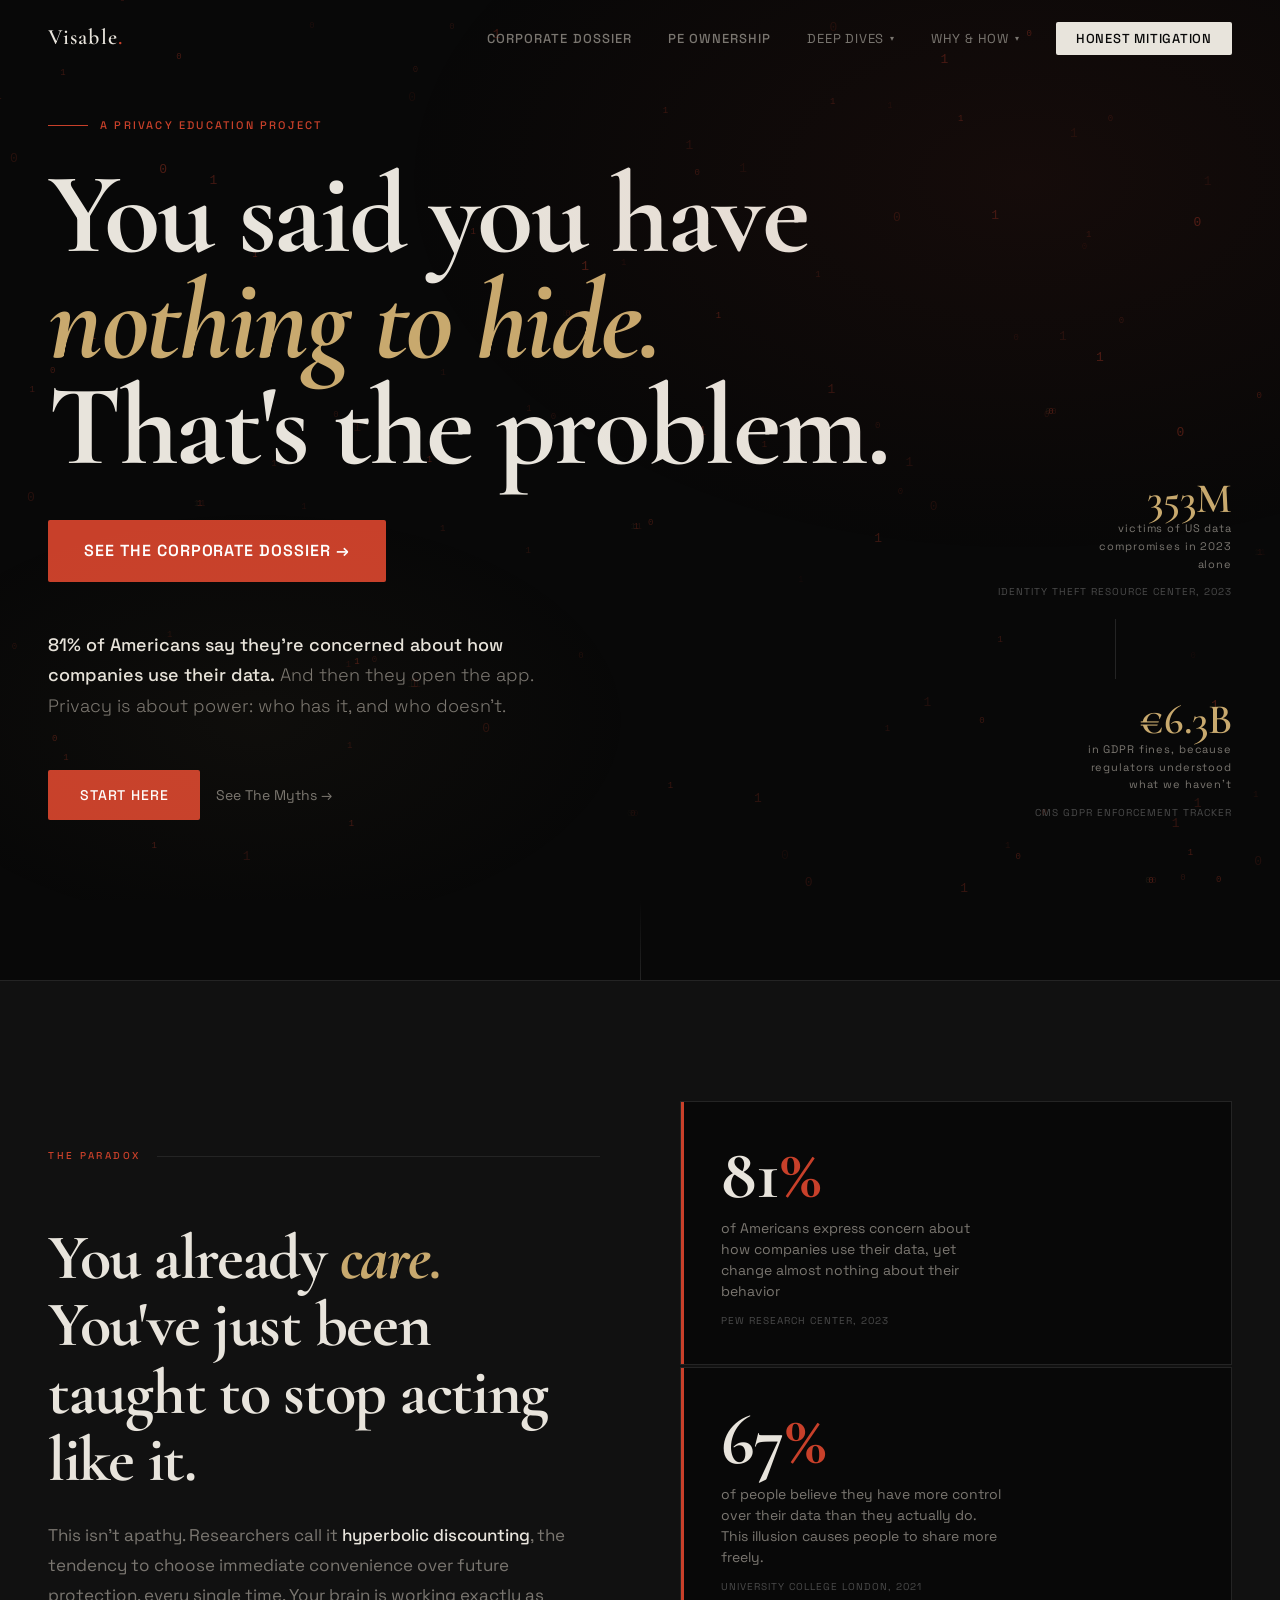
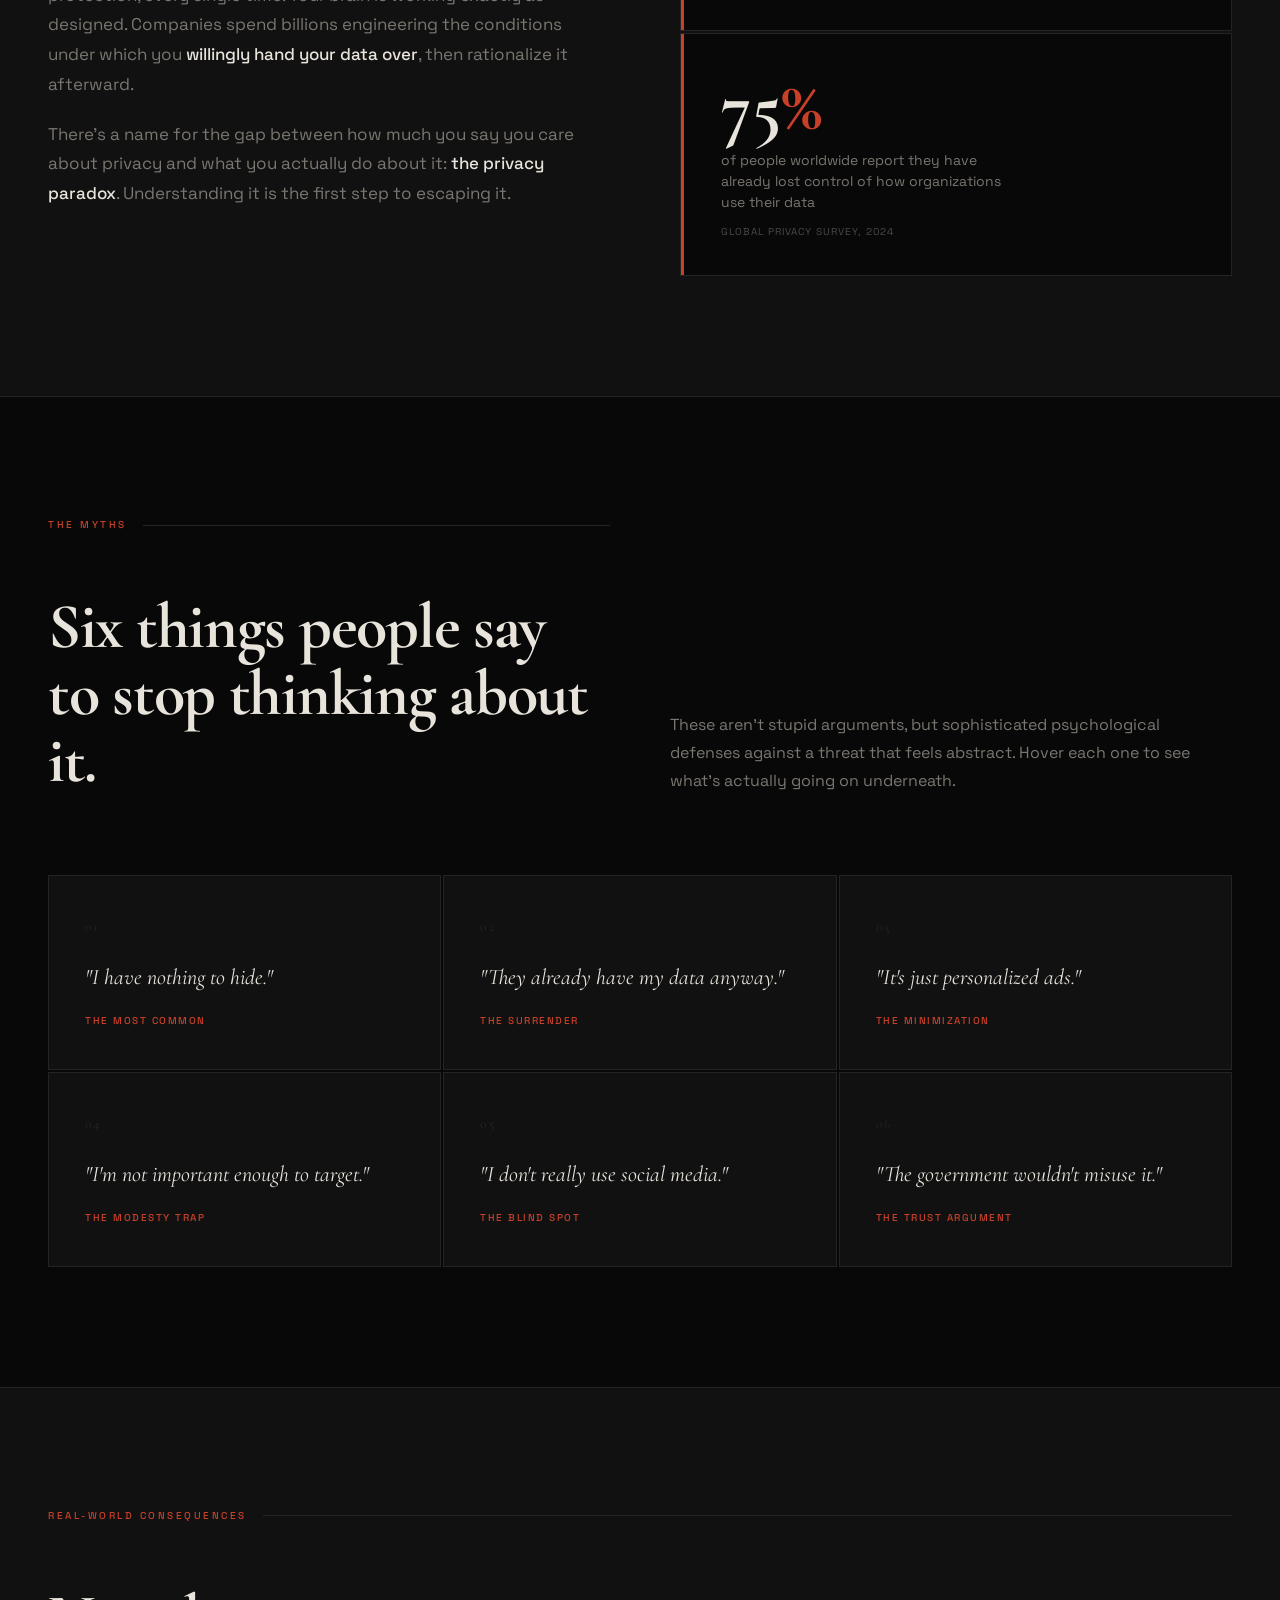
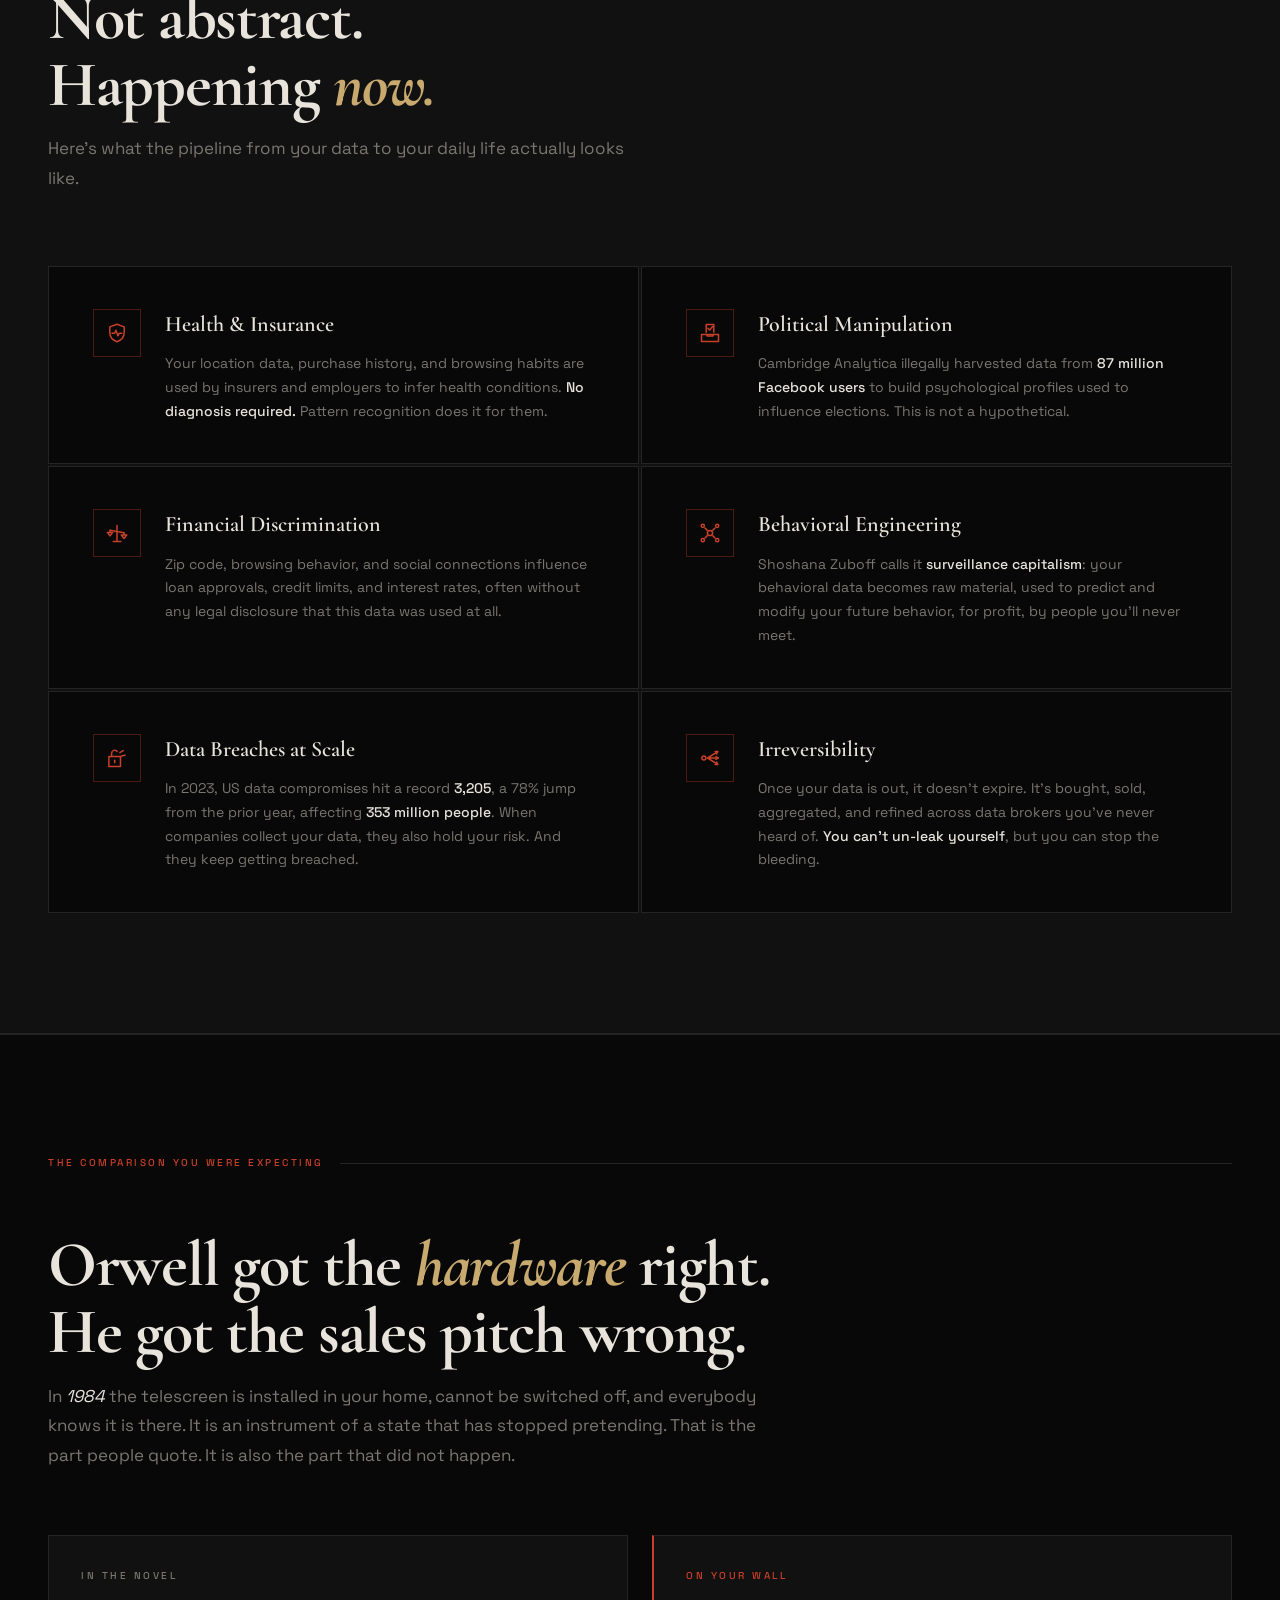
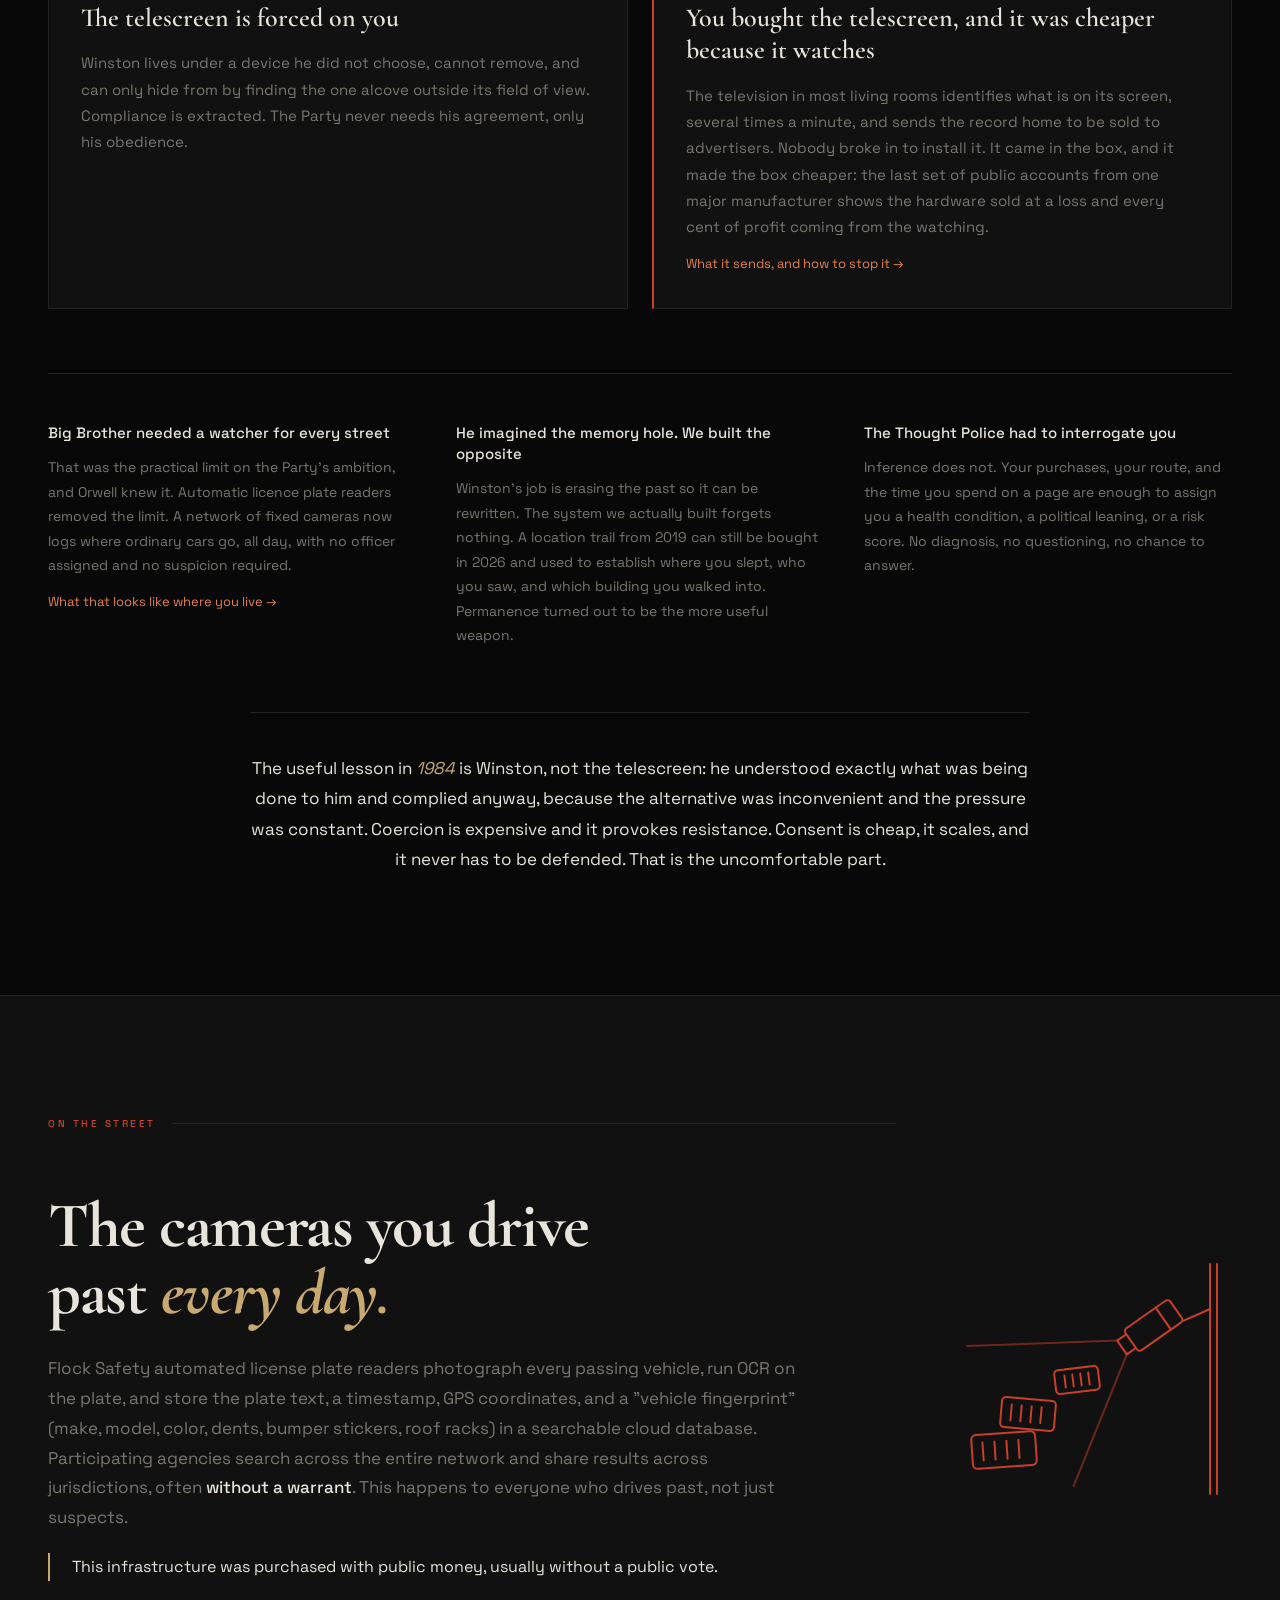
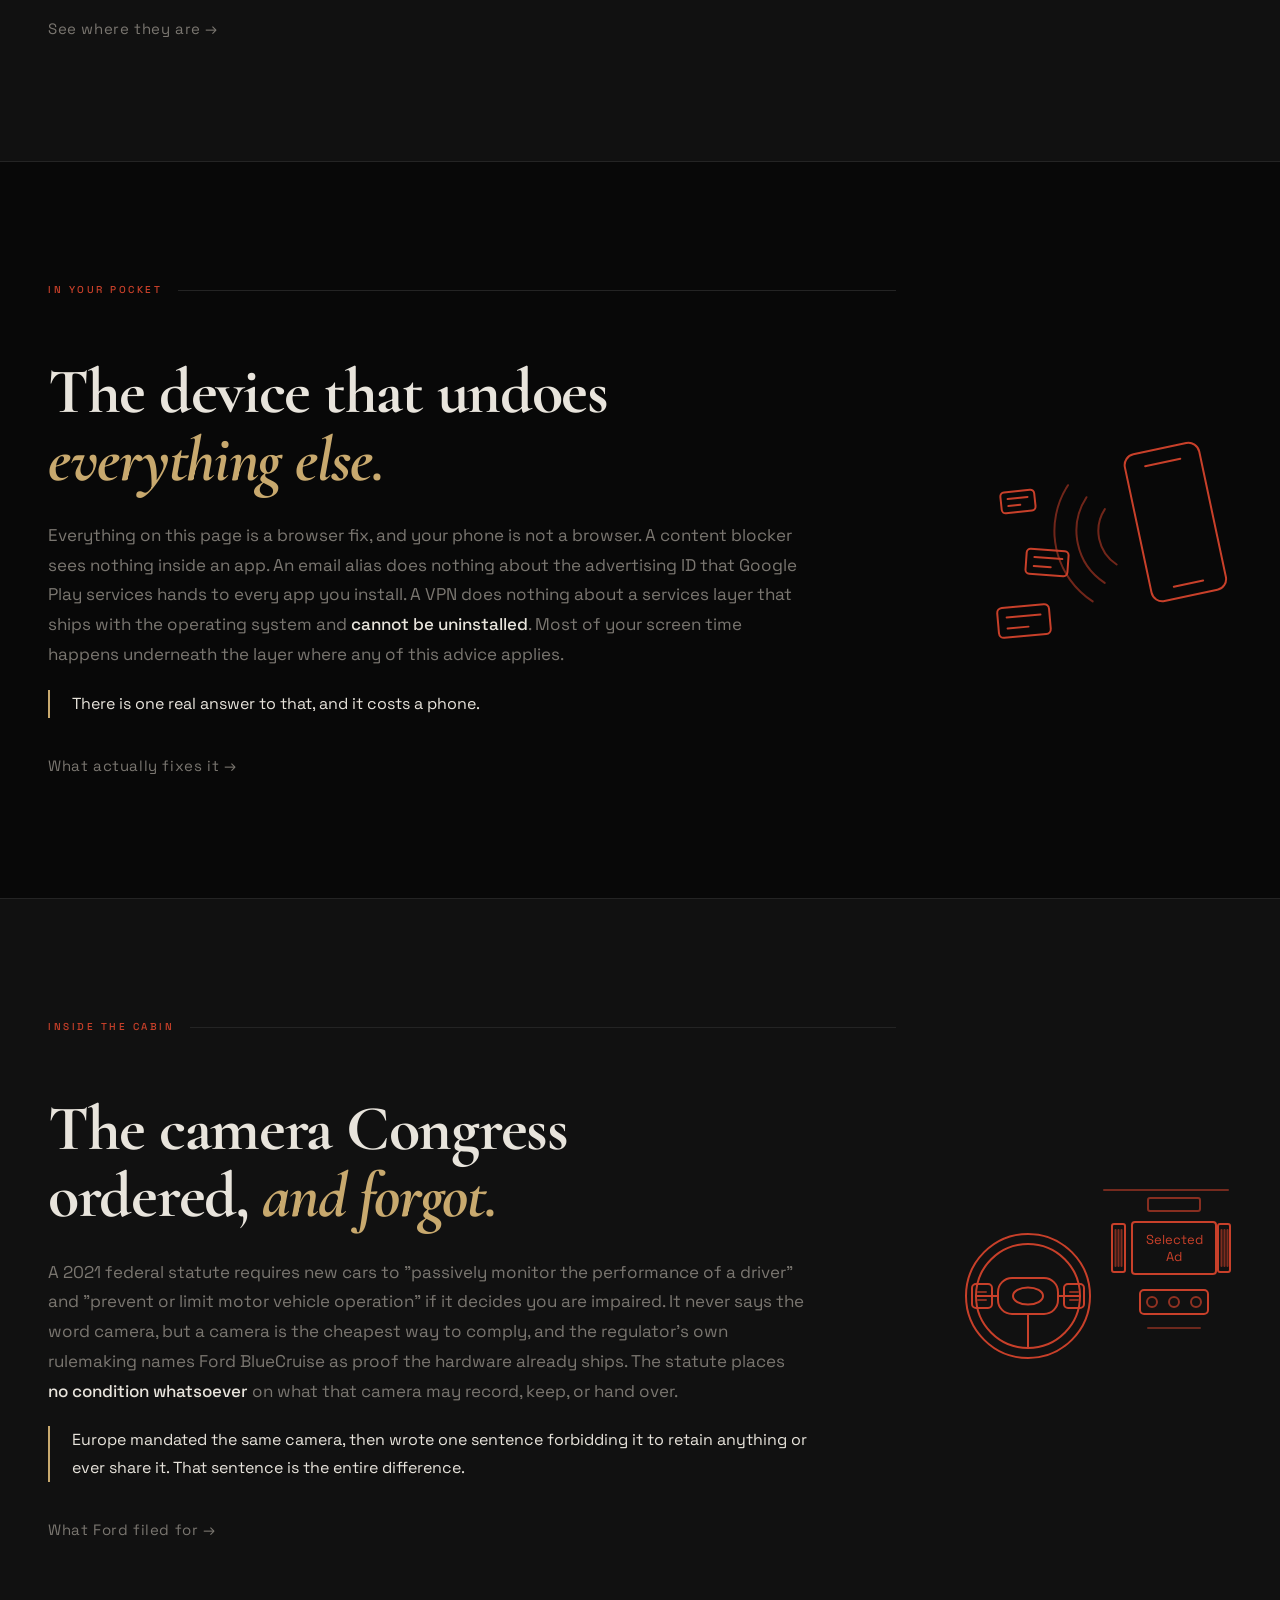
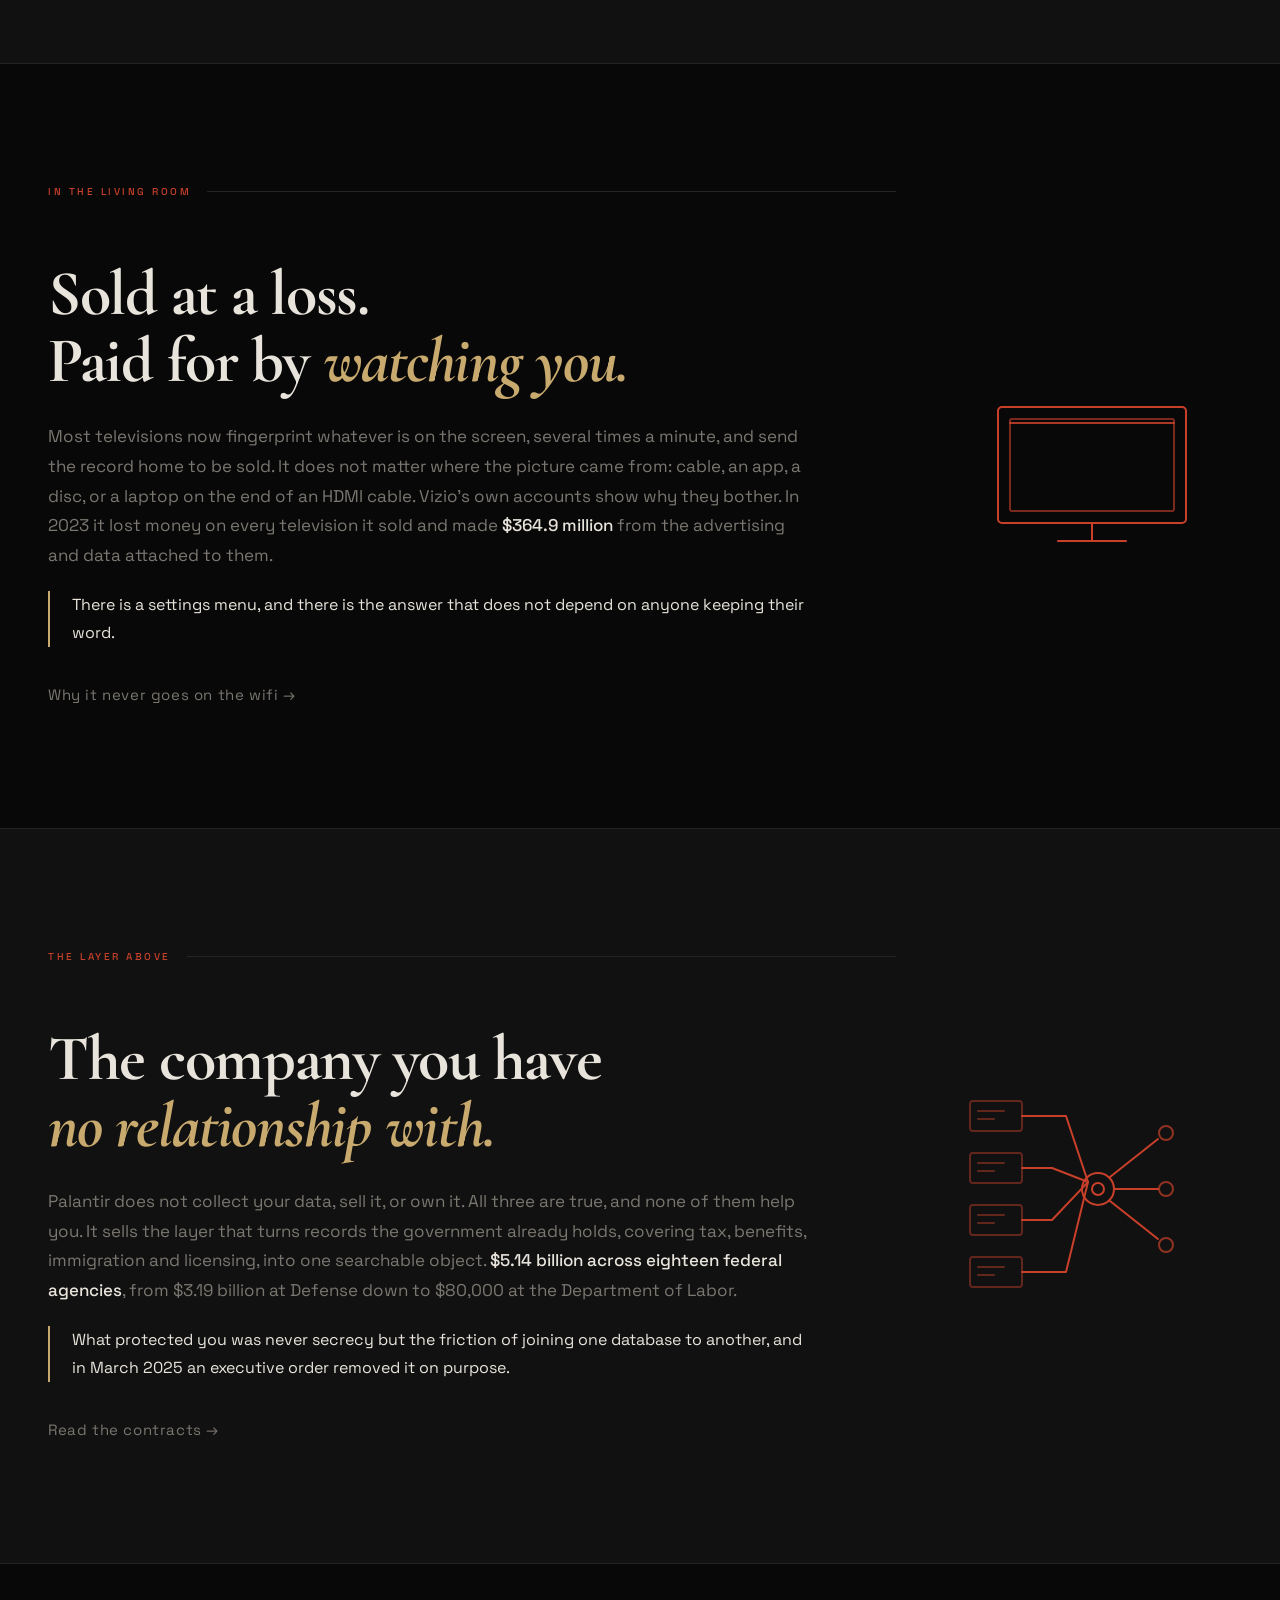
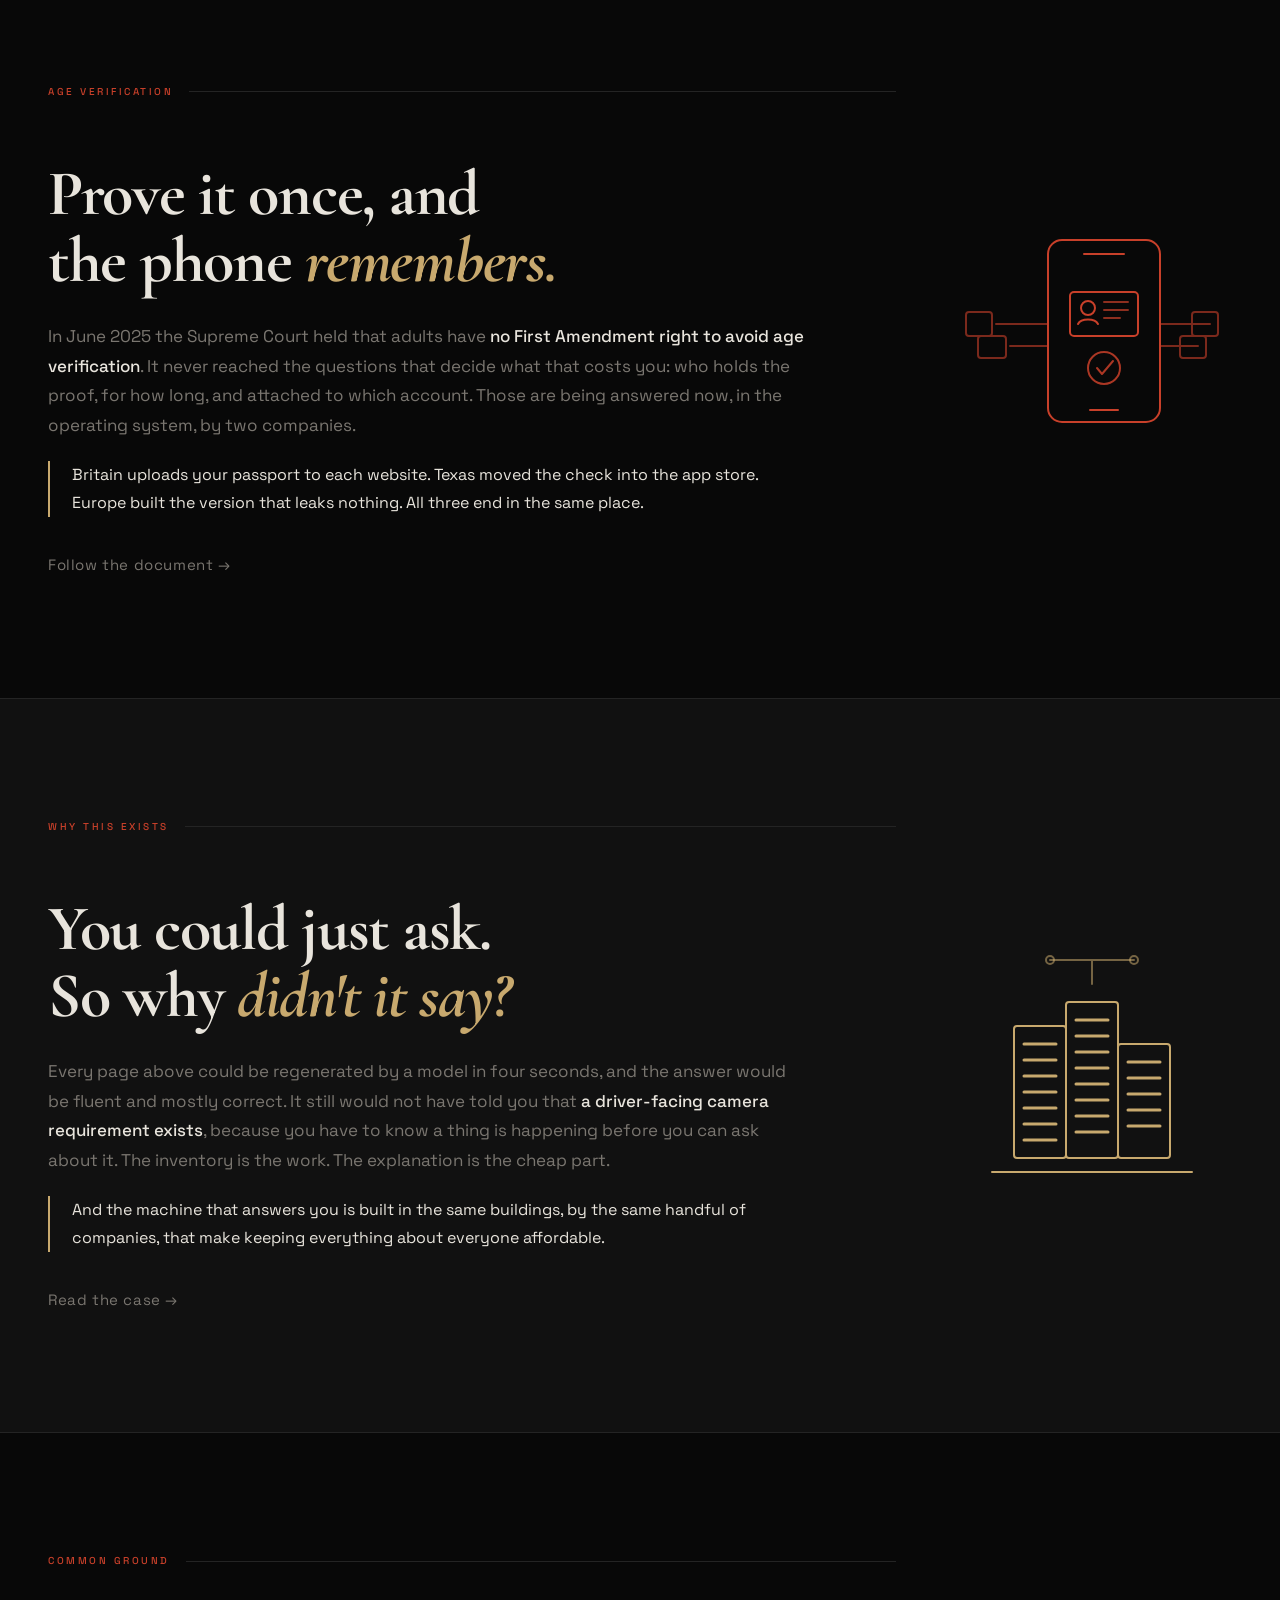
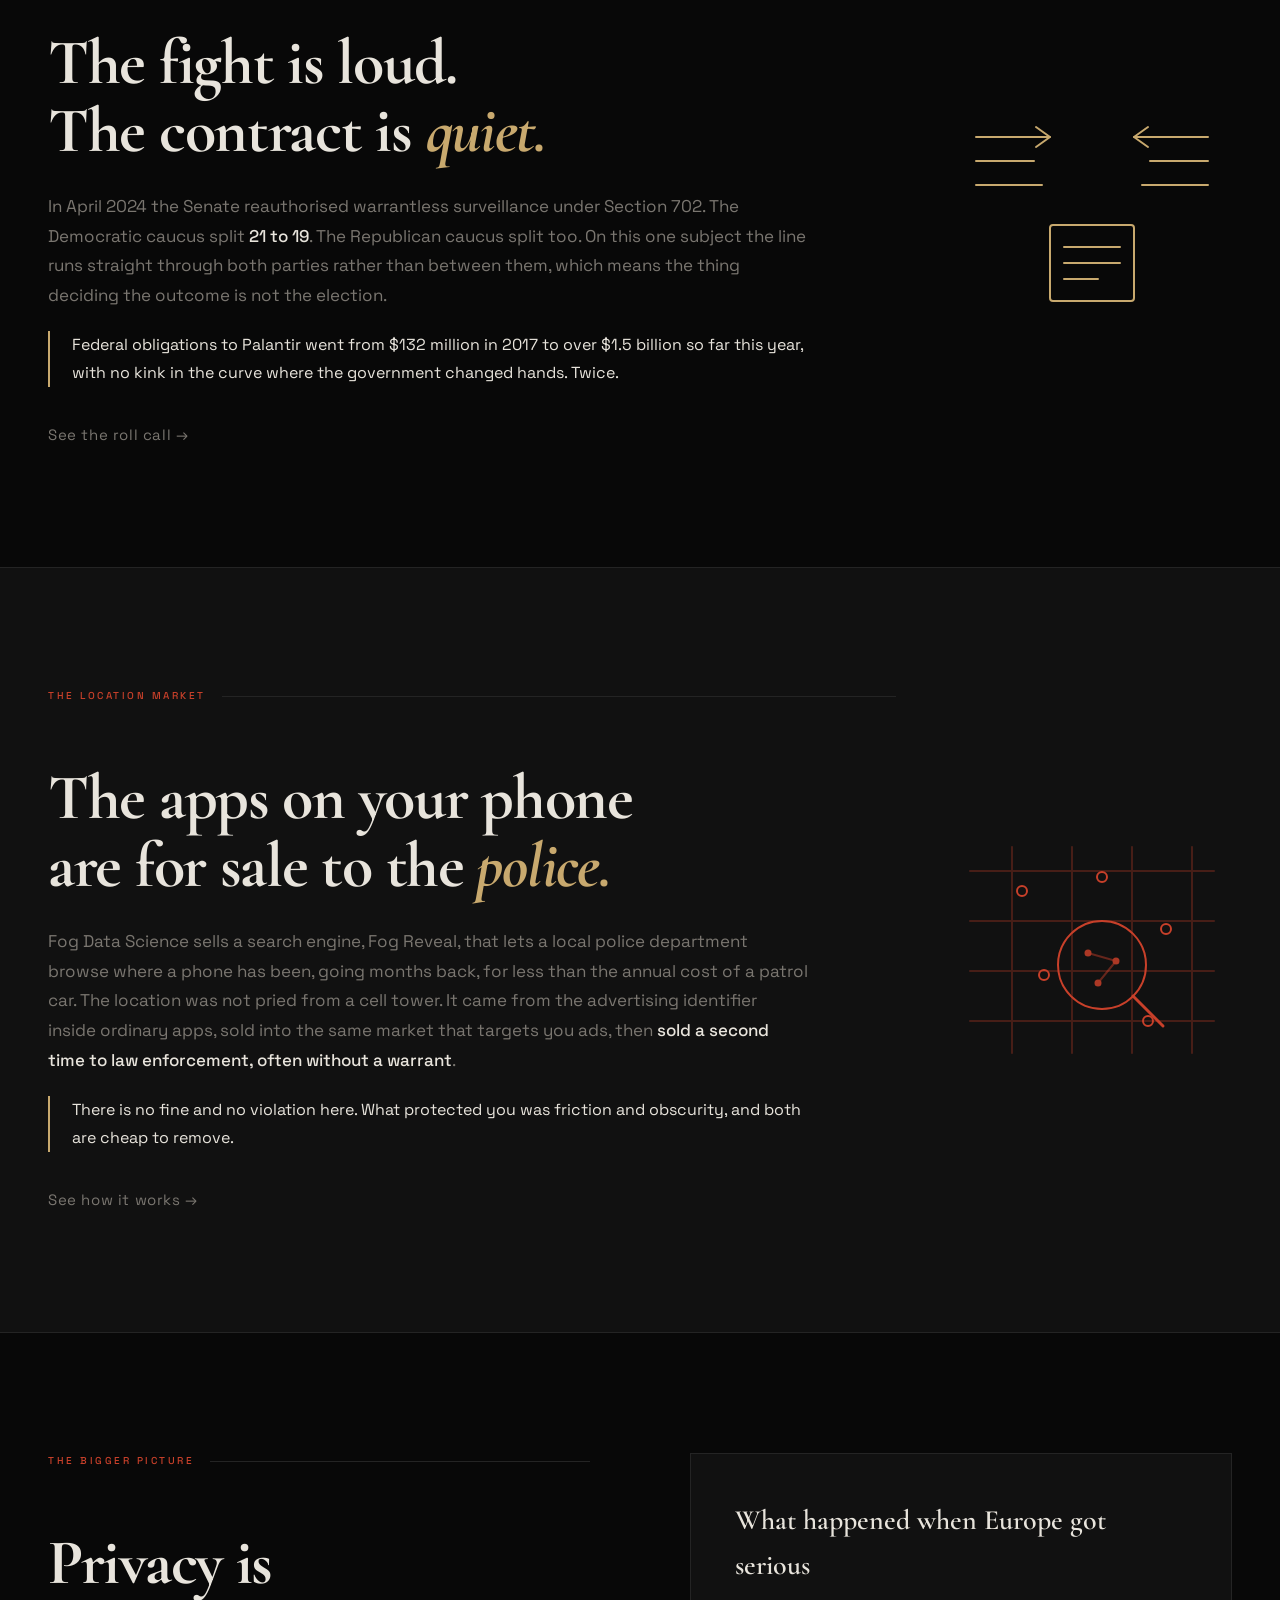
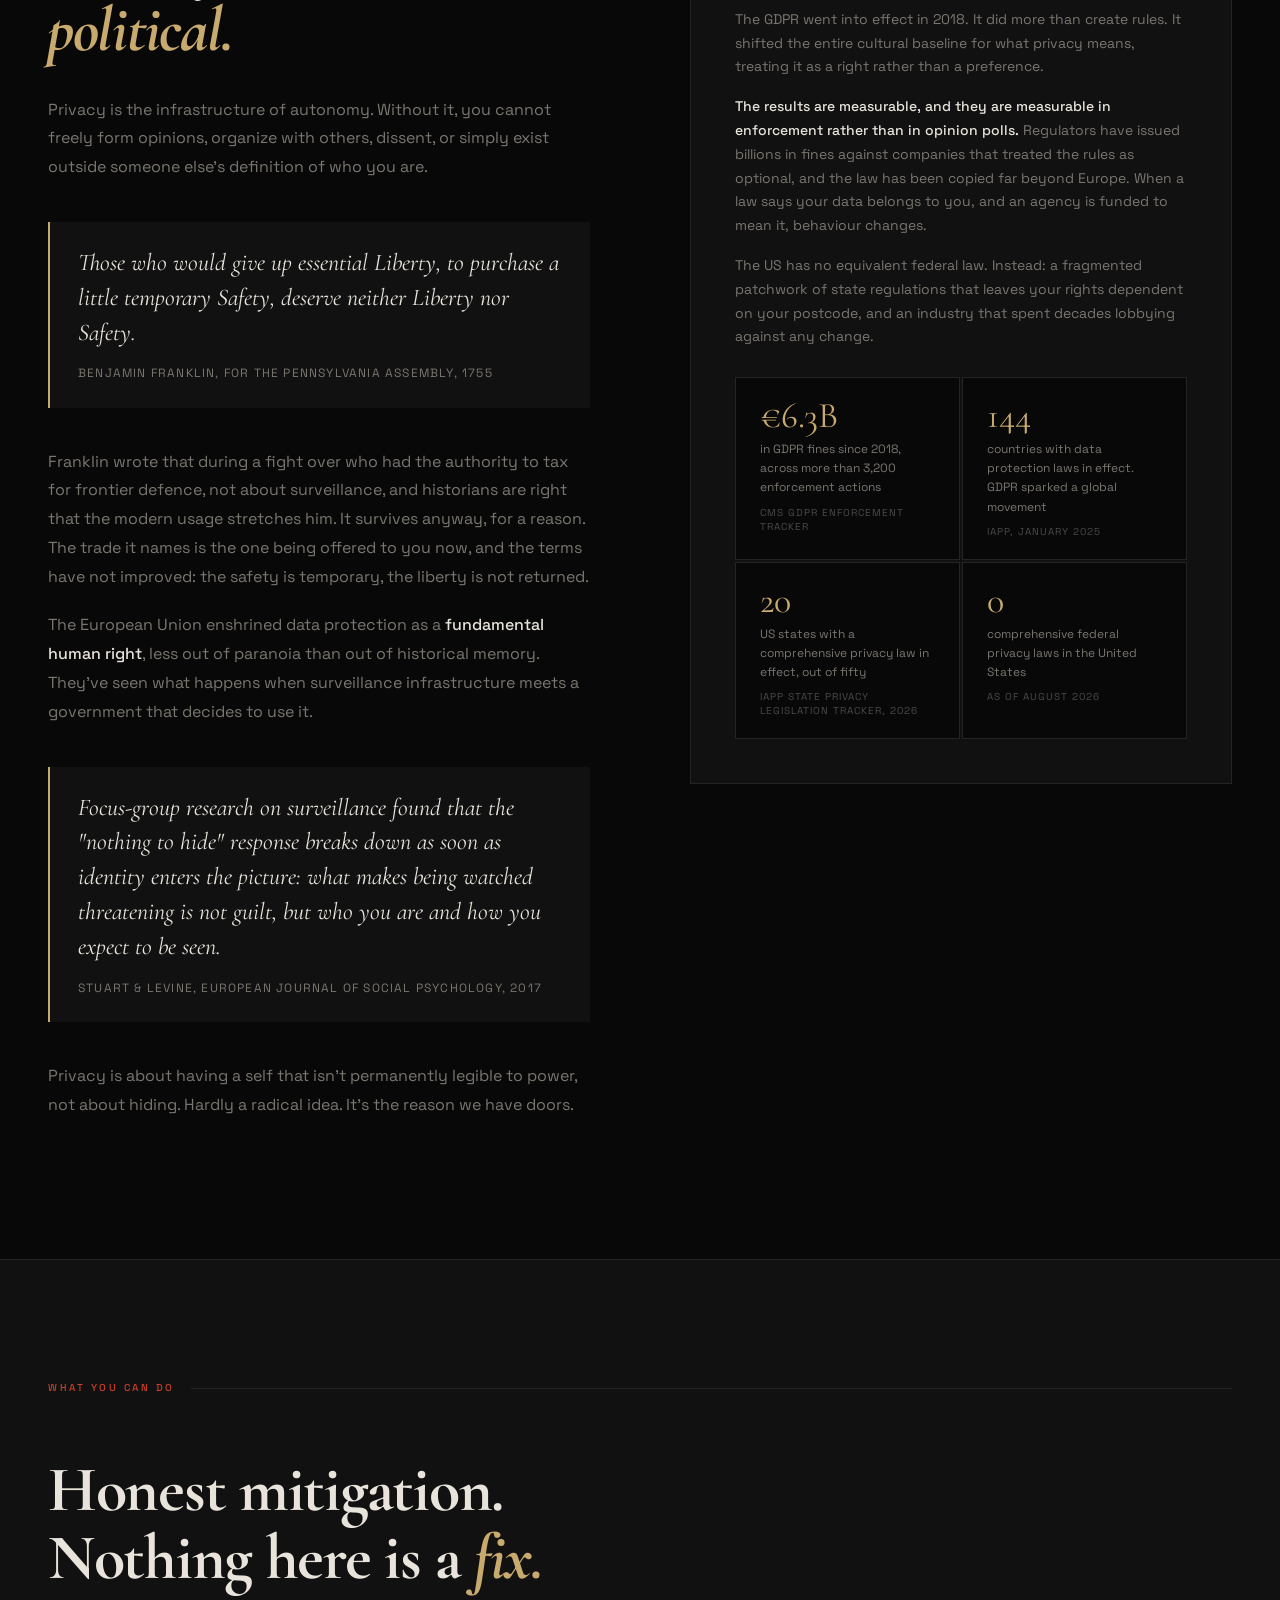
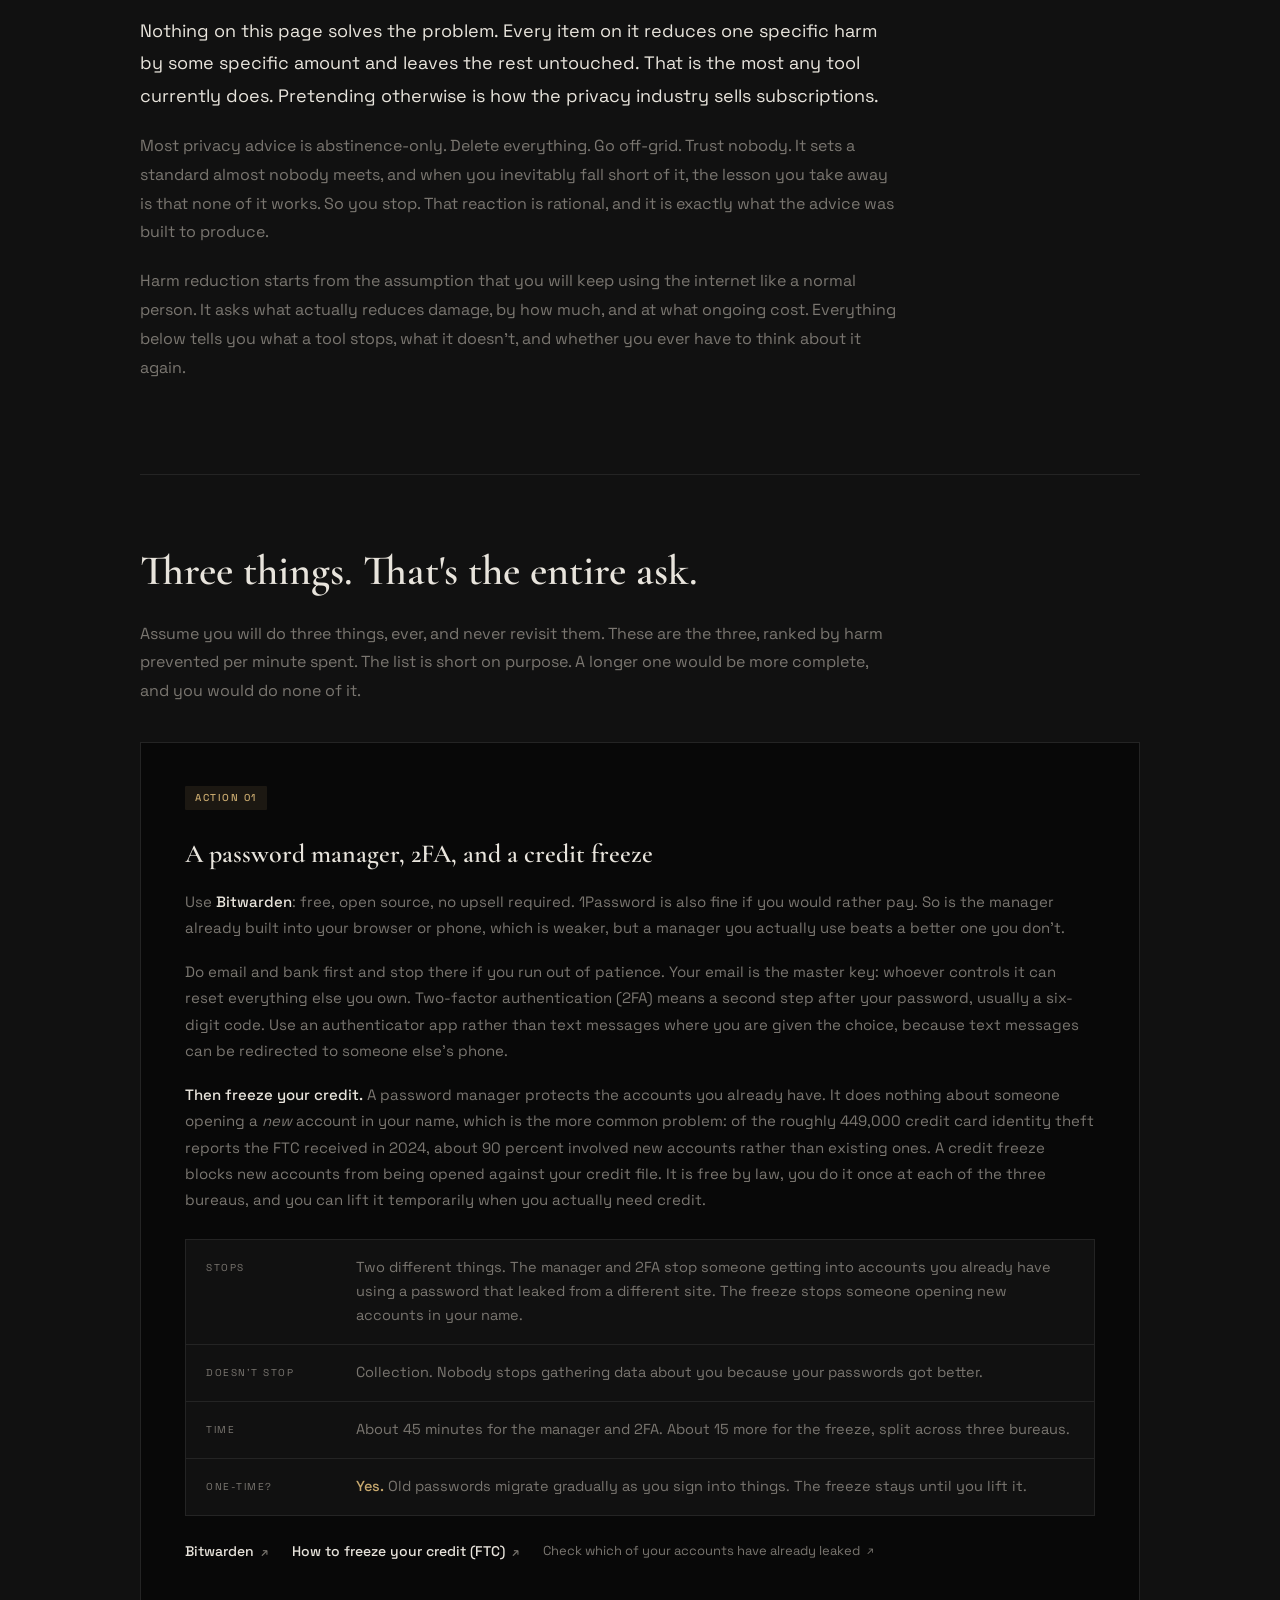
<file: index.html>
<!DOCTYPE html>
<html lang="en">
<head>
  <meta charset="UTF-8" />
  <meta name="viewport" content="width=device-width, initial-scale=1.0" />
  <title>Visible: Your Privacy, Explained</title>
  <meta property="og:title" content="Visible: Your Privacy, Explained">
  <meta property="og:description" content="Visible is a privacy education project explaining how data is collected and used, plus practical steps to protect yourself.">
  <meta property="og:image" content="/social-share.svg">
  <meta name="twitter:image" content="/social-share.svg">
  <meta property="og:type" content="website">
  <meta property="og:site_name" content="Visable">
  <meta name="twitter:card" content="summary_large_image">
  <meta name="twitter:title" content="Visible: Your Privacy, Explained">
  <meta name="twitter:description" content="Visible is a privacy education project explaining how data is collected and used, plus practical steps to protect yourself.">
  <link rel="preconnect" href="https://fonts.googleapis.com">
  <link href="https://fonts.googleapis.com/css2?family=Cormorant+Garamond:ital,wght@0,400;0,600;0,700;1,400;1,600&family=Space+Grotesk:wght@300;400;500;600&display=swap" rel="stylesheet">
  <link rel="stylesheet" href="style.css">
  <link rel="icon" href="favicon.svg" type="image/svg+xml">
</head>
<body>
  <canvas id="binary-canvas" class="binary-canvas" aria-hidden="true"></canvas>

<!-- NAV -->
<nav id="nav">
  <a href="#" class="nav-logo">Visable<span>.</span></a>
  <button class="hamburger" id="hamburger" aria-label="Toggle menu">
    <span></span>
    <span></span>
    <span></span>
  </button>
  <ul id="nav-menu">
    <li><a href="tracker.html">Corporate Dossier</a></li>
    <li><a href="pe-tracker.html">PE Ownership</a></li>
    <li class="nav-group">
      <button type="button" class="nav-group-btn" aria-expanded="false" aria-controls="nav-deep-dives" aria-haspopup="true">Deep Dives<span class="nav-group-caret" aria-hidden="true">&#9662;</span></button>
      <ul class="nav-submenu" id="nav-deep-dives">
        <li><a href="flock.html">Flock Cameras</a></li>
        <li><a href="graphene.html">Your Phone</a></li>
        <li><a href="cars.html">Your Car</a></li>
        <li><a href="tv.html">Your TV</a></li>
        <li><a href="palantir.html">Palantir</a></li>
        <li><a href="fog.html">Fog Data Science</a></li>
        <li><a href="age-verification.html">Your ID</a></li>
      </ul>
    </li>
    <li class="nav-group">
      <button type="button" class="nav-group-btn" aria-expanded="false" aria-controls="nav-why-how" aria-haspopup="true">Why &amp; How<span class="nav-group-caret" aria-hidden="true">&#9662;</span></button>
      <ul class="nav-submenu" id="nav-why-how">
        <li><a href="why-this-exists.html">Why This Exists</a></li>
        <li><a href="common-ground.html">Common Ground</a></li>
        <li><a href="enshittification.html">Enshittification</a></li>
        <li><a href="contribute.html">Contribute</a></li>
        <li><a href="donate.html">Donate</a></li>
      </ul>
    </li>
    <li><a href="#tools" class="nav-cta">Honest Mitigation</a></li>
  </ul>
</nav>

<!-- HERO -->
<section class="hero">
  <div class="hero-bg"></div>
  <div class="hero-eyebrow">A Privacy Education Project</div>
  <h1>You said you have<br /><em>nothing to hide.</em><br />That's the problem.</h1>
  <a href="tracker.html" class="btn-dossier">See the Corporate Dossier →</a>
  <p class="hero-sub">
    <strong>81% of Americans say they're concerned about how companies use their data.</strong> And then they open the app. Privacy is about power: who has it, and who doesn't.
  </p>
  <div class="hero-actions">
    <a href="#why" class="btn-primary">Start Here</a>
    <a href="#rationalizations" class="btn-ghost">See The Myths →</a>
  </div>
  <div class="hero-stat-bar">
    <div class="hero-stat">
      <div class="num">353M</div>
      <div class="label">victims of US data compromises in 2023 alone</div>
      <div class="src">Identity Theft Resource Center, 2023</div>
    </div>
    <div class="hero-rule"></div>
    <div class="hero-stat">
      <div class="num">€6.3B</div>
      <div class="label">in GDPR fines, because regulators understood what we haven't</div>
      <div class="src">CMS GDPR Enforcement Tracker</div>
    </div>
  </div>
</section>

<div class="scroll-line"></div>

<!-- PARADOX -->
<section class="paradox" id="why">
  <div class="paradox-grid fade-up">
    <div class="paradox-text">
      <div class="section-label">The Paradox</div>
      <h2>You already <em>care.</em><br />You've just been taught to stop acting like it.</h2>
      <p>This isn't apathy. Researchers call it <strong>hyperbolic discounting</strong>, the tendency to choose immediate convenience over future protection, every single time. Your brain is working exactly as designed. Companies spend billions engineering the conditions under which you <strong>willingly hand your data over</strong>, then rationalize it afterward.</p>
      <p>There's a name for the gap between how much you say you care about privacy and what you actually do about it: <strong>the privacy paradox</strong>. Understanding it is the first step to escaping it.</p>
    </div>
    <div class="stat-stack">
      <div class="big-stat">
        <div class="n">81<span>%</span></div>
        <div class="d">of Americans express concern about how companies use their data, yet change almost nothing about their behavior</div>
        <div class="src">Pew Research Center, 2023</div>
      </div>
      <div class="big-stat">
        <div class="n">67<span>%</span></div>
        <div class="d">of people believe they have more control over their data than they actually do. This illusion causes people to share more freely.</div>
        <div class="src">University College London, 2021</div>
      </div>
      <div class="big-stat">
        <div class="n">75<span>%</span></div>
        <div class="d">of people worldwide report they have already lost control of how organizations use their data</div>
        <div class="src">Global Privacy Survey, 2024</div>
      </div>
    </div>
  </div>
</section>

<!-- RATIONALIZATIONS -->
<section id="rationalizations" style="max-width: none;">
  <div class="rationalizations">
    <div class="rat-header fade-up">
      <div>
        <div class="section-label">The Myths</div>
        <h2>Six things people say<br />to stop thinking about it.</h2>
      </div>
      <p>These aren't stupid arguments, but sophisticated psychological defenses against a threat that feels abstract. Hover each one to see what's actually going on underneath.</p>
    </div>
    <div class="rat-grid">
      <div class="rat-card">
        <div class="rat-num">01</div>
        <div class="rat-quote">"I have nothing to hide."</div>
        <div class="rat-label">The Most Common</div>
        <div class="rat-reframe">
          <div class="rat-reframe-label">The Truth</div>
          <p>Privacy isn't about hiding wrongdoing. Cardinal Richelieu said "give me six lines written by the hand of the most honest man, and I'll find enough to hang him." Your data doesn't need to be incriminating. It just needs to exist.</p>
        </div>
      </div>
      <div class="rat-card">
        <div class="rat-num">02</div>
        <div class="rat-quote">"They already have my data anyway."</div>
        <div class="rat-label">The Surrender</div>
        <div class="rat-reframe">
          <div class="rat-reframe-label">The Truth</div>
          <p>This is learned hopelessness, not logic. You lock your door even though thieves exist. Minimizing new exposure still matters: every piece of data you protect is one they can't use, sell, or lose in a breach.</p>
        </div>
      </div>
      <div class="rat-card">
        <div class="rat-num">03</div>
        <div class="rat-quote">"It's just personalized ads."</div>
        <div class="rat-label">The Minimization</div>
        <div class="rat-reframe">
          <div class="rat-reframe-label">The Truth</div>
          <p>The same data that serves you ads determines your insurance rates, whether you get a loan, how you're targeted politically, and what job opportunities reach you. The pipeline is invisible. The consequences are not.</p>
        </div>
      </div>
      <div class="rat-card">
        <div class="rat-num">04</div>
        <div class="rat-quote">"I'm not important enough to target."</div>
        <div class="rat-label">The Modesty Trap</div>
        <div class="rat-reframe">
          <div class="rat-reframe-label">The Truth</div>
          <p>Mass surveillance is structural, not targeted. Julian Assange put it bluntly: "when society goes bad, it takes you with it, even if you're the blandest person on earth." You don't need to be special to be affected.</p>
        </div>
      </div>
      <div class="rat-card">
        <div class="rat-num">05</div>
        <div class="rat-quote">"I don't really use social media."</div>
        <div class="rat-label">The Blind Spot</div>
        <div class="rat-reframe">
          <div class="rat-reframe-label">The Truth</div>
          <p>Your browsing, location, purchases, apps, connected devices, and even your friends' behavior all create a detailed profile of you, without you ever posting a single thing. Absence from platforms ≠ absence from surveillance.</p>
        </div>
      </div>
      <div class="rat-card">
        <div class="rat-num">06</div>
        <div class="rat-quote">"The government wouldn't misuse it."</div>
        <div class="rat-label">The Trust Argument</div>
        <div class="rat-reframe">
          <div class="rat-reframe-label">The Truth</div>
          <p>Governments change. Laws change. The EU recognized this. They made privacy a fundamental right specifically because they'd lived through what happens when surveillance infrastructure meets a regime that decides to use it.</p>
        </div>
      </div>
    </div>
  </div>
</section>

<!-- CONSEQUENCES -->
<section class="consequences">
  <div class="consequences-inner">
    <div class="section-label fade-up">Real-World Consequences</div>
    <h2 class="fade-up">Not abstract.<br />Happening <em>now.</em></h2>
    <p class="intro fade-up">Here's what the pipeline from your data to your daily life actually looks like.</p>
    <div class="consequence-list fade-up">
      <div class="consequence-item">
        <div class="consequence-icon">
          <svg viewBox="0 0 24 24" fill="none" aria-hidden="true">
            <path d="M12 3.2 4.8 5.9v5.4c0 4.2 2.9 8 7.2 9.5 4.3-1.5 7.2-5.3 7.2-9.5V5.9L12 3.2Z" stroke="currentColor" stroke-width="1.5" stroke-linecap="round" stroke-linejoin="round" />
            <path d="M7 12.2h2.6l1.4-3 1.9 5.6 1.4-2.6h2.5" stroke="currentColor" stroke-width="1.5" stroke-linecap="round" stroke-linejoin="round" />
          </svg>
        </div>
        <div>
          <h3>Health & Insurance</h3>
          <p>Your location data, purchase history, and browsing habits are used by insurers and employers to infer health conditions. <strong>No diagnosis required.</strong> Pattern recognition does it for them.</p>
        </div>
      </div>
      <div class="consequence-item">
        <div class="consequence-icon">
          <svg viewBox="0 0 24 24" fill="none" aria-hidden="true">
            <path d="M3.5 13.5h17v7h-17z" stroke="currentColor" stroke-width="1.5" stroke-linecap="round" stroke-linejoin="round" />
            <path d="M9 13.5v1.6h6v-1.6" stroke="currentColor" stroke-width="1.5" stroke-linecap="round" stroke-linejoin="round" />
            <path d="M8.2 11.3V3.5h7.6v7.8" stroke="currentColor" stroke-width="1.5" stroke-linecap="round" stroke-linejoin="round" />
            <path d="M9.9 7.2l1.7 1.8 3-3.4" stroke="currentColor" stroke-width="1.5" stroke-linecap="round" stroke-linejoin="round" />
          </svg>
        </div>
        <div>
          <h3>Political Manipulation</h3>
          <p>Cambridge Analytica illegally harvested data from <strong>87 million Facebook users</strong> to build psychological profiles used to influence elections. This is not a hypothetical.</p>
        </div>
      </div>
      <div class="consequence-item">
        <div class="consequence-icon">
          <svg viewBox="0 0 24 24" fill="none" aria-hidden="true">
            <path d="M12 4.4v16.1M8.2 20.5h7.6" stroke="currentColor" stroke-width="1.5" stroke-linecap="round" stroke-linejoin="round" />
            <path d="m5 9.2 14 2.6" stroke="currentColor" stroke-width="1.5" stroke-linecap="round" stroke-linejoin="round" />
            <path d="M5 9.2v2.2M2.3 11.4h5.4L5 14.9z" stroke="currentColor" stroke-width="1.5" stroke-linecap="round" stroke-linejoin="round" />
            <path d="M19 11.8V14M16.3 14h5.4L19 17.5z" stroke="currentColor" stroke-width="1.5" stroke-linecap="round" stroke-linejoin="round" />
          </svg>
        </div>
        <div>
          <h3>Financial Discrimination</h3>
          <p>Zip code, browsing behavior, and social connections influence loan approvals, credit limits, and interest rates, often without any legal disclosure that this data was used at all.</p>
        </div>
      </div>
      <div class="consequence-item">
        <div class="consequence-icon">
          <svg viewBox="0 0 24 24" fill="none" aria-hidden="true">
            <path d="M9.1 9.1 7 7M14.9 9.1 17 7M9.1 14.9 7 17M14.9 14.9 17 17" stroke="currentColor" stroke-width="1.5" stroke-linecap="round" stroke-linejoin="round" />
            <circle cx="12" cy="12" r="2.6" stroke="currentColor" stroke-width="1.5" />
            <circle cx="4.8" cy="4.8" r="1.6" stroke="currentColor" stroke-width="1.5" />
            <circle cx="19.2" cy="4.8" r="1.6" stroke="currentColor" stroke-width="1.5" />
            <circle cx="4.8" cy="19.2" r="1.6" stroke="currentColor" stroke-width="1.5" />
            <circle cx="19.2" cy="19.2" r="1.6" stroke="currentColor" stroke-width="1.5" />
          </svg>
        </div>
        <div>
          <h3>Behavioral Engineering</h3>
          <p>Shoshana Zuboff calls it <strong>surveillance capitalism</strong>: your behavioral data becomes raw material, used to predict and modify your future behavior, for profit, by people you'll never meet.</p>
        </div>
      </div>
      <div class="consequence-item">
        <div class="consequence-icon">
          <svg viewBox="0 0 24 24" fill="none" aria-hidden="true">
            <path d="M3.9 10.6h11.6v9.8H3.9z" stroke="currentColor" stroke-width="1.5" stroke-linecap="round" stroke-linejoin="round" />
            <path d="M6.6 10.6V7.4a3.1 3.1 0 0 1 5.6-1.9" stroke="currentColor" stroke-width="1.5" stroke-linecap="round" stroke-linejoin="round" />
            <path d="M14.9 6.6l3.3-2M16.4 9.9l3.7-.6" stroke="currentColor" stroke-width="1.5" stroke-linecap="round" stroke-linejoin="round" />
            <path d="M9.7 14.2v2.6" stroke="currentColor" stroke-width="1.5" stroke-linecap="round" stroke-linejoin="round" />
          </svg>
        </div>
        <div>
          <h3>Data Breaches at Scale</h3>
          <p>In 2023, US data compromises hit a record <strong>3,205</strong>, a 78% jump from the prior year, affecting <strong>353 million people</strong>. When companies collect your data, they also hold your risk. And they keep getting breached.</p>
        </div>
      </div>
      <div class="consequence-item">
        <div class="consequence-icon">
          <svg viewBox="0 0 24 24" fill="none" aria-hidden="true">
            <circle cx="5.9" cy="12" r="2" stroke="currentColor" stroke-width="1.5" />
            <path d="M9.6 12 19.7 5.6M9.6 12h10.5M9.6 12l10.1 6.4" stroke="currentColor" stroke-width="1.5" stroke-linecap="round" stroke-linejoin="round" />
            <path d="M17.1 5.6 19.7 5.6 18.6 8M17.9 10.6 20.1 12l-2.2 1.4M17.1 18.4 19.7 18.4 18.6 16" stroke="currentColor" stroke-width="1.5" stroke-linecap="round" stroke-linejoin="round" />
          </svg>
        </div>
        <div>
          <h3>Irreversibility</h3>
          <p>Once your data is out, it doesn't expire. It's bought, sold, aggregated, and refined across data brokers you've never heard of. <strong>You can't un-leak yourself</strong>, but you can stop the bleeding.</p>
        </div>
      </div>
    </div>
  </div>
</section>

<!-- ORWELL -->
<section class="orwell" id="orwell">
  <div class="orwell-inner">
    <div class="section-label fade-up">The Comparison You Were Expecting</div>
    <h2 class="fade-up">Orwell got the <em>hardware</em> right.<br />He got the sales pitch wrong.</h2>
    <p class="intro fade-up">In <em>1984</em> the telescreen is installed in your home, cannot be switched off, and everybody knows it is there. It is an instrument of a state that has stopped pretending. That is the part people quote. It is also the part that did not happen.</p>

    <div class="orwell-grid fade-up">
      <div class="orwell-col">
        <div class="orwell-tag">In the novel</div>
        <h3>The telescreen is forced on you</h3>
        <p>Winston lives under a device he did not choose, cannot remove, and can only hide from by finding the one alcove outside its field of view. Compliance is extracted. The Party never needs his agreement, only his obedience.</p>
      </div>
      <div class="orwell-col">
        <div class="orwell-tag">On your wall</div>
        <h3>You bought the telescreen, and it was cheaper because it watches</h3>
        <p>The television in most living rooms identifies what is on its screen, several times a minute, and sends the record home to be sold to advertisers. Nobody broke in to install it. It came in the box, and it made the box cheaper: the last set of public accounts from one major manufacturer shows the hardware sold at a loss and every cent of profit coming from the watching.</p>
        <a href="tv.html" class="orwell-link">What it sends, and how to stop it &rarr;</a>
      </div>
    </div>

    <div class="orwell-points fade-up">
      <div class="orwell-point">
        <h4>Big Brother needed a watcher for every street</h4>
        <p>That was the practical limit on the Party's ambition, and Orwell knew it. Automatic licence plate readers removed the limit. A network of fixed cameras now logs where ordinary cars go, all day, with no officer assigned and no suspicion required.</p>
        <a href="flock.html" class="orwell-link">What that looks like where you live &rarr;</a>
      </div>
      <div class="orwell-point">
        <h4>He imagined the memory hole. We built the opposite</h4>
        <p>Winston's job is erasing the past so it can be rewritten. The system we actually built forgets nothing. A location trail from 2019 can still be bought in 2026 and used to establish where you slept, who you saw, and which building you walked into. Permanence turned out to be the more useful weapon.</p>
      </div>
      <div class="orwell-point">
        <h4>The Thought Police had to interrogate you</h4>
        <p>Inference does not. Your purchases, your route, and the time you spend on a page are enough to assign you a health condition, a political leaning, or a risk score. No diagnosis, no questioning, no chance to answer.</p>
      </div>
    </div>

    <p class="orwell-close fade-up">The useful lesson in <em>1984</em> is Winston, not the telescreen: he understood exactly what was being done to him and complied anyway, because the alternative was inconvenient and the pressure was constant. Coercion is expensive and it provokes resistance. Consent is cheap, it scales, and it never has to be defended. That is the uncomfortable part.</p>
  </div>
</section>

<!-- FLOCK TEASER -->
<section class="flock-teaser" id="flock-teaser">
  <div class="flock-teaser-inner fade-up">
    <div class="flock-teaser-copy">
      <div class="section-label">On The Street</div>
      <h2>The cameras you drive<br />past <em>every day.</em></h2>
      <p>Flock Safety automated license plate readers photograph every passing vehicle, run OCR on the plate, and store the plate text, a timestamp, GPS coordinates, and a "vehicle fingerprint" (make, model, color, dents, bumper stickers, roof racks) in a searchable cloud database. Participating agencies search across the entire network and share results across jurisdictions, often <strong>without a warrant</strong>. This happens to everyone who drives past, not just suspects.</p>
      <p class="flock-civic-line">This infrastructure was purchased with public money, usually without a public vote.</p>
      <a href="flock.html" class="btn-ghost flock-teaser-cta">See where they are →</a>
    </div>
    <div class="flock-teaser-art" aria-hidden="true">
      <svg viewBox="0 0 280 250" fill="none">
        <g stroke="currentColor" stroke-width="2" stroke-linecap="round" stroke-linejoin="round">
          <path d="M258 10v230M265 10v230" />
          <path d="M231.7 66.6 258 55" />
          <g transform="rotate(-35 215 62)">
            <rect x="171.2" y="48.7" width="54.8" height="26.7" rx="3.5" />
            <path d="M171.2 53.6h-11.2v16.8h11.2" />
            <path d="M210.5 48.7v26.7" />
          </g>
          <g opacity=".5">
            <path d="M165.1 86.6 15.2 91.9" />
            <path d="M174.8 100.4 121.6 232.1" />
          </g>
          <g class="alpr-plate alpr-plate-1">
            <g transform="rotate(-7 125 126)">
              <rect x="103" y="114" width="44" height="24" rx="4" />
              <path d="M113 120v12M121 120v12M129 120v12M137 120v12" />
            </g>
          </g>
          <g class="alpr-plate alpr-plate-2">
            <g transform="rotate(5 76 160)">
              <rect x="49" y="145" width="54" height="30" rx="4" />
              <path d="M59 152v16M69 152v16M79 152v16M89 152v16" />
            </g>
          </g>
          <g class="alpr-plate alpr-plate-3">
            <g transform="rotate(-4 52 196)">
              <rect x="20" y="179" width="64" height="34" rx="5" />
              <path d="M31 187v18M43 187v18M55 187v18M67 187v18" />
            </g>
          </g>
        </g>
      </svg>
    </div>
  </div>
</section>

<!-- GRAPHENE TEASER -->
<section class="graphene-teaser" id="graphene-teaser">
  <div class="graphene-teaser-inner fade-up">
    <div class="graphene-teaser-copy">
      <div class="section-label">In Your Pocket</div>
      <h2>The device that undoes<br /><em>everything else.</em></h2>
      <p>Everything on this page is a browser fix, and your phone is not a browser. A content blocker sees nothing inside an app. An email alias does nothing about the advertising ID that Google Play services hands to every app you install. A VPN does nothing about a services layer that ships with the operating system and <strong>cannot be uninstalled</strong>. Most of your screen time happens underneath the layer where any of this advice applies.</p>
      <p class="flock-civic-line">There is one real answer to that, and it costs a phone.</p>
      <a href="graphene.html" class="btn-ghost graphene-teaser-cta">What actually fixes it →</a>
    </div>
    <div class="graphene-teaser-art" aria-hidden="true">
      <svg viewBox="0 0 280 250" fill="none">
        <g stroke="currentColor" stroke-width="2" stroke-linecap="round" stroke-linejoin="round">
          <g transform="rotate(-12 205 122)">
            <rect x="186" y="46" width="76" height="150" rx="11" />
            <path d="M206 60h36" />
            <path d="M209 184h30" />
            <g opacity=".55">
              <path d="M157.7 93.7A40 40 0 0 0 157.7 150.3" />
              <path d="M142.2 78.2A62 62 0 0 0 142.2 165.8" />
              <path d="M126.6 62.6A84 84 0 0 0 126.6 181.4" />
            </g>
          </g>
          <g class="sig-packet sig-packet-1">
            <g transform="rotate(-6 66 97)">
              <rect x="49" y="86" width="34" height="21" rx="4" />
              <path d="M56 93h20M56 100h12" />
            </g>
          </g>
          <g class="sig-packet sig-packet-2">
            <g transform="rotate(4 95 158)">
              <rect x="74" y="145" width="42" height="25" rx="4" />
              <path d="M82 153h28M82 162h17" />
            </g>
          </g>
          <g class="sig-packet sig-packet-3">
            <g transform="rotate(-5 72 216)">
              <rect x="46" y="201" width="52" height="30" rx="5" />
              <path d="M55 211h34M55 222h21" />
            </g>
          </g>
        </g>
      </svg>
    </div>
  </div>
</section>

<!-- CARS TEASER -->
<section class="cars-teaser" id="cars-teaser">
  <div class="cars-teaser-inner fade-up">
    <div class="cars-teaser-copy">
      <div class="section-label">Inside The Cabin</div>
      <h2>The camera Congress<br />ordered, <em>and forgot.</em></h2>
      <p>A 2021 federal statute requires new cars to "passively monitor the performance of a driver" and "prevent or limit motor vehicle operation" if it decides you are impaired. It never says the word camera, but a camera is the cheapest way to comply, and the regulator's own rulemaking names Ford BlueCruise as proof the hardware already ships. The statute places <strong>no condition whatsoever</strong> on what that camera may record, keep, or hand over.</p>
      <p class="flock-civic-line">Europe mandated the same camera, then wrote one sentence forbidding it to retain anything or ever share it. That sentence is the entire difference.</p>
      <a href="cars.html" class="btn-ghost cars-teaser-cta">What Ford filed for →</a>
    </div>
    <div class="cars-teaser-art" aria-hidden="true">
      <svg viewBox="0 0 280 250" fill="none">
        <g stroke="currentColor" stroke-width="2" stroke-linecap="round" stroke-linejoin="round">
          <!-- steering wheel -->
          <circle cx="76" cy="140" r="62" />
          <circle cx="76" cy="140" r="52" />
          <rect x="46" y="122" width="60" height="36" rx="14" />
          <ellipse cx="76" cy="140" rx="15" ry="8.5" />
          <path d="M24 140h22M106 140h22" />
          <path d="M76 158v34" />
          <rect x="20" y="128" width="20" height="24" rx="4" />
          <rect x="112" y="128" width="20" height="24" rx="4" />
          <g opacity=".65">
            <path d="M26 136h8M26 144h8" />
            <path d="M118 136h8M118 144h8" />
          </g>
          <!-- dash top edge -->
          <path d="M152 34h124" opacity=".55" />
          <!-- centre stack -->
          <rect x="196" y="42" width="52" height="13" rx="2" opacity=".65" />
          <rect x="180" y="66" width="84" height="52" rx="3" />
          <!-- vents -->
          <rect x="160" y="68" width="13" height="48" rx="2" />
          <rect x="266" y="68" width="12" height="48" rx="2" />
          <g opacity=".6">
            <path d="M163.5 74v36M166.5 74v36M169.5 74v36" />
            <path d="M269.5 74v36M272.5 74v36M275.5 74v36" />
          </g>
          <!-- controls -->
          <rect x="188" y="134" width="68" height="24" rx="4" />
          <g opacity=".7">
            <circle cx="200" cy="146" r="5" />
            <circle cx="222" cy="146" r="5" />
            <circle cx="244" cy="146" r="5" />
          </g>
          <path d="M196 172h52" opacity=".5" />
        </g>
        <g class="cars-ad-stack" text-anchor="middle" font-family="'Space Grotesk', sans-serif" font-size="13" fill="currentColor">
          <g class="ad-slot ad-slot-1"><text x="222" y="88">Selected</text><text x="222" y="105">Ad</text></g>
          <g class="ad-slot ad-slot-2"><text x="222" y="88">URGENT</text><text x="222" y="105">CARE 2 MI</text></g>
          <g class="ad-slot ad-slot-3"><text x="222" y="88">COFFEE</text><text x="222" y="105">NEXT EXIT</text></g>
          <g class="ad-slot ad-slot-4"><text x="222" y="88">HOTEL</text><text x="222" y="105">12 MILES</text></g>
        </g>
      </svg>
    </div>
  </div>
</section>


<!-- TV TEASER -->
<section class="tv-teaser" id="tv-teaser">
  <div class="tv-teaser-inner fade-up">
    <div class="tv-teaser-copy">
      <div class="section-label">In The Living Room</div>
      <h2>Sold at a loss.<br />Paid for by <em>watching you.</em></h2>
      <p>Most televisions now fingerprint whatever is on the screen, several times a minute, and send the record home to be sold. It does not matter where the picture came from: cable, an app, a disc, or a laptop on the end of an HDMI cable. Vizio's own accounts show why they bother. In 2023 it lost money on every television it sold and made <strong>$364.9 million</strong> from the advertising and data attached to them.</p>
      <p class="flock-civic-line">There is a settings menu, and there is the answer that does not depend on anyone keeping their word.</p>
      <a href="tv.html" class="btn-ghost tv-teaser-cta">Why it never goes on the wifi &rarr;</a>
    </div>
    <div class="tv-teaser-art" aria-hidden="true">
      <svg viewBox="0 0 280 250" fill="none">
        <g stroke="currentColor" stroke-width="2" stroke-linecap="round" stroke-linejoin="round">
          <rect x="46" y="86" width="188" height="116" rx="4" />
          <path d="M140 202v18" />
          <path d="M106 220h68" />
          <rect x="58" y="98" width="164" height="92" rx="2" opacity=".6" />
          <g class="tv-scan"><path d="M58 102h164" opacity=".85" /></g>
          <g class="tv-fp tv-fp-1">
            <path d="M92 78v-12M100 78v-20M108 78v-8M116 78v-16M124 78v-11" />
          </g>
          <g class="tv-fp tv-fp-2">
            <path d="M140 78v-16M148 78v-9M156 78v-19M164 78v-12M172 78v-7" />
          </g>
          <g class="tv-fp tv-fp-3">
            <path d="M116 78v-10M124 78v-18M132 78v-13M140 78v-21M148 78v-9" />
          </g>
        </g>
      </svg>
    </div>
  </div>
</section>


<!-- PALANTIR TEASER -->
<section class="palantir-teaser" id="palantir-teaser">
  <div class="palantir-teaser-inner fade-up">
    <div class="palantir-teaser-copy">
      <div class="section-label">The Layer Above</div>
      <h2>The company you have<br /><em>no relationship with.</em></h2>
      <p>Palantir does not collect your data, sell it, or own it. All three are true, and none of them help you. It sells the layer that turns records the government already holds, covering tax, benefits, immigration and licensing, into one searchable object. <strong>$5.14 billion across eighteen federal agencies</strong>, from $3.19 billion at Defense down to $80,000 at the Department of Labor.</p>
      <p class="flock-civic-line">What protected you was never secrecy but the friction of joining one database to another, and in March 2025 an executive order removed it on purpose.</p>
      <a href="palantir.html" class="btn-ghost palantir-teaser-cta">Read the contracts →</a>
    </div>
    <div class="palantir-teaser-art" aria-hidden="true">
      <svg viewBox="0 0 280 250" fill="none">
        <g stroke="currentColor" stroke-width="2" stroke-linecap="round" stroke-linejoin="round">
          <g opacity=".45">
            <rect x="18" y="30" width="52" height="30" rx="3" />
            <rect x="18" y="82" width="52" height="30" rx="3" />
            <rect x="18" y="134" width="52" height="30" rx="3" />
            <rect x="18" y="186" width="52" height="30" rx="3" />
            <path d="M26 40h26M26 48h16" />
            <path d="M26 92h26M26 100h16" />
            <path d="M26 144h26M26 152h16" />
            <path d="M26 196h26M26 204h16" />
          </g>
          <g class="pal-link">
            <path d="M70 45h44l22 66" />
            <path d="M70 97h30l36 14" />
            <path d="M70 149h30l36-38" />
            <path d="M70 201h44l22-90" />
          </g>
          <circle cx="146" cy="118" r="16" />
          <circle cx="146" cy="118" r="6" />
          <g class="pal-out">
            <path d="M162 118h44" />
            <path d="M158 106l48-38" />
            <path d="M158 130l48 38" />
          </g>
          <g opacity=".7">
            <circle cx="214" cy="118" r="7" />
            <circle cx="214" cy="62" r="7" />
            <circle cx="214" cy="174" r="7" />
          </g>
        </g>
      </svg>
    </div>
  </div>
</section>

<!-- AGE VERIFICATION TEASER -->
<section class="av-teaser" id="av-teaser">
  <div class="av-teaser-inner fade-up">
    <div class="av-teaser-copy">
      <div class="section-label">Age Verification</div>
      <h2>Prove it once, and<br />the phone <em>remembers.</em></h2>
      <p>In June 2025 the Supreme Court held that adults have <strong>no First Amendment right to avoid age verification</strong>. It never reached the questions that decide what that costs you: who holds the proof, for how long, and attached to which account. Those are being answered now, in the operating system, by two companies.</p>
      <p class="flock-civic-line">Britain uploads your passport to each website. Texas moved the check into the app store. Europe built the version that leaks nothing. All three end in the same place.</p>
      <a href="age-verification.html" class="btn-ghost av-teaser-cta">Follow the document →</a>
    </div>
    <div class="av-teaser-art" aria-hidden="true">
      <svg viewBox="0 0 280 250" fill="none">
        <g stroke="currentColor" stroke-width="2" stroke-linecap="round" stroke-linejoin="round">
          <rect x="96" y="34" width="112" height="182" rx="14" />
          <path d="M132 48h40" />
          <path d="M138 204h28" />
          <g class="av-card">
            <rect x="118" y="86" width="68" height="44" rx="4" />
            <circle cx="136" cy="102" r="7" />
            <path d="M126 118c3-6 17-6 20 0" />
            <path d="M152 96h24M152 104h24M152 112h16" opacity=".7" />
          </g>
          <g class="av-check" opacity=".85">
            <circle cx="152" cy="162" r="16" />
            <path d="M145 162l5 6 11-13" />
          </g>
          <g class="av-query" opacity=".6">
            <path d="M96 118H44" />
            <path d="M96 140H58" />
            <path d="M208 118h50" />
            <path d="M208 140h38" />
            <rect x="14" y="106" width="26" height="24" rx="3" />
            <rect x="26" y="130" width="28" height="22" rx="3" />
            <rect x="240" y="106" width="26" height="24" rx="3" />
            <rect x="228" y="130" width="26" height="22" rx="3" />
          </g>
        </g>
      </svg>
    </div>
  </div>
</section>

<!-- WHY THIS EXISTS -->
<section class="why-teaser" id="why-teaser">
  <div class="why-teaser-inner fade-up">
    <div class="why-teaser-copy">
      <div class="section-label">Why This Exists</div>
      <h2>You could just ask.<br />So why <em>didn't it say?</em></h2>
      <p>Every page above could be regenerated by a model in four seconds, and the answer would be fluent and mostly correct. It still would not have told you that <strong>a driver-facing camera requirement exists</strong>, because you have to know a thing is happening before you can ask about it. The inventory is the work. The explanation is the cheap part.</p>
      <p class="flock-civic-line">And the machine that answers you is built in the same buildings, by the same handful of companies, that make keeping everything about everyone affordable.</p>
      <a href="why-this-exists.html" class="btn-ghost why-teaser-cta">Read the case →</a>
    </div>
    <div class="why-teaser-art" aria-hidden="true">
      <svg viewBox="0 0 280 250" fill="none">
        <g stroke="currentColor" stroke-width="2" stroke-linecap="round" stroke-linejoin="round">
          <path d="M40 232h200" />
          <rect x="62" y="86" width="52" height="132" rx="3" />
          <rect x="114" y="62" width="52" height="156" rx="3" />
          <rect x="166" y="104" width="52" height="114" rx="3" />
          <g class="why-rack-1">
            <path d="M72 104h32M72 120h32M72 136h32M72 152h32M72 168h32M72 184h32M72 200h32" stroke-width="3" />
          </g>
          <g class="why-rack-2">
            <path d="M124 80h32M124 96h32M124 112h32M124 128h32M124 144h32M124 160h32M124 176h32M124 192h32" stroke-width="3" />
          </g>
          <g class="why-rack-3">
            <path d="M176 122h32M176 138h32M176 154h32M176 170h32M176 186h32" stroke-width="3" />
          </g>
          <path d="M140 44V20M140 20h-42M140 20h42" stroke-width="2" opacity="0.55" />
          <circle cx="98" cy="20" r="4" opacity="0.55" />
          <circle cx="182" cy="20" r="4" opacity="0.55" />
        </g>
      </svg>
    </div>
  </div>
</section>

<!-- COMMON GROUND -->
<section class="cg-teaser" id="cg-teaser">
  <div class="cg-teaser-inner fade-up">
    <div class="cg-teaser-copy">
      <div class="section-label">Common Ground</div>
      <h2>The fight is loud.<br />The contract is <em>quiet.</em></h2>
      <p>In April 2024 the Senate reauthorised warrantless surveillance under Section 702. The Democratic caucus split <strong>21 to 19</strong>. The Republican caucus split too. On this one subject the line runs straight through both parties rather than between them, which means the thing deciding the outcome is not the election.</p>
      <p class="flock-civic-line">Federal obligations to Palantir went from $132 million in 2017 to over $1.5 billion so far this year, with no kink in the curve where the government changed hands. Twice.</p>
      <a href="common-ground.html" class="btn-ghost cg-teaser-cta">See the roll call &rarr;</a>
    </div>
    <div class="cg-teaser-art" aria-hidden="true">
      <svg viewBox="0 0 280 250" fill="none">
        <g stroke="currentColor" stroke-width="2" stroke-linecap="round" stroke-linejoin="round">
          <g class="cg-push-left">
            <path d="M24 62h74M24 86h58M24 110h66" />
            <path d="M98 62l-14-10M98 62l-14 10" />
          </g>
          <g class="cg-push-right">
            <path d="M256 62h-74M256 86h-58M256 110h-66" />
            <path d="M182 62l14-10M182 62l14 10" />
          </g>
          <g class="cg-doc">
            <rect x="98" y="150" width="84" height="76" rx="3" />
            <path d="M112 172h56M112 188h56M112 204h34" />
          </g>
        </g>
      </svg>
    </div>
  </div>
</section>

<!-- FOG TEASER -->
<section class="fog-teaser" id="fog-teaser">
  <div class="fog-teaser-inner fade-up">
    <div class="fog-teaser-copy">
      <div class="section-label">The Location Market</div>
      <h2>The apps on your phone<br />are for sale to the <em>police.</em></h2>
      <p>Fog Data Science sells a search engine, Fog Reveal, that lets a local police department browse where a phone has been, going months back, for less than the annual cost of a patrol car. The location was not pried from a cell tower. It came from the advertising identifier inside ordinary apps, sold into the same market that targets you ads, then <strong>sold a second time to law enforcement, often without a warrant</strong>.</p>
      <p class="flock-civic-line">There is no fine and no violation here. What protected you was friction and obscurity, and both are cheap to remove.</p>
      <a href="fog.html" class="btn-ghost fog-teaser-cta">See how it works →</a>
    </div>
    <div class="fog-teaser-art" aria-hidden="true">
      <svg viewBox="0 0 280 250" fill="none">
        <g stroke="currentColor" stroke-width="2" stroke-linecap="round" stroke-linejoin="round">
          <g opacity=".3">
            <path d="M18 46h244M18 96h244M18 146h244M18 196h244" />
            <path d="M60 22v206M120 22v206M180 22v206M240 22v206" />
          </g>
          <g class="fog-ping fog-ping-1"><circle cx="70" cy="66" r="5" /></g>
          <g class="fog-ping fog-ping-2"><circle cx="150" cy="52" r="5" /></g>
          <g class="fog-ping fog-ping-3"><circle cx="214" cy="104" r="5" /></g>
          <g class="fog-ping fog-ping-4"><circle cx="92" cy="150" r="5" /></g>
          <g class="fog-ping fog-ping-5"><circle cx="196" cy="196" r="5" /></g>
          <circle cx="150" cy="140" r="44" />
          <path d="M181 171l30 30" stroke-width="3" />
          <g opacity=".85">
            <circle cx="136" cy="128" r="3.5" fill="currentColor" stroke="none" />
            <circle cx="164" cy="136" r="3.5" fill="currentColor" stroke="none" />
            <circle cx="146" cy="158" r="3.5" fill="currentColor" stroke="none" />
            <path d="M136 128l28 8M164 136l-18 22" opacity=".55" />
          </g>
        </g>
      </svg>
    </div>
  </div>
</section>

<!-- CIVIC -->
<section id="civic">
  <div class="civic fade-up">
    <div class="civic-split">
      <div class="civic-left">
        <div class="section-label">The Bigger Picture</div>
        <h2>Privacy is<br /><em>political.</em></h2>
        <p>Privacy is the infrastructure of autonomy. Without it, you cannot freely form opinions, organize with others, dissent, or simply exist outside someone else's definition of who you are.</p>
        <div class="pullquote">
          <p>Those who would give up essential Liberty, to purchase a little temporary Safety, deserve neither Liberty nor Safety.</p>
          <cite>Benjamin Franklin, for the Pennsylvania Assembly, 1755</cite>
        </div>
        <p>Franklin wrote that during a fight over who had the authority to tax for frontier defence, not about surveillance, and historians are right that the modern usage stretches him. It survives anyway, for a reason. The trade it names is the one being offered to you now, and the terms have not improved: the safety is temporary, the liberty is not returned.</p>
        <p>The European Union enshrined data protection as a <strong>fundamental human right</strong>, less out of paranoia than out of historical memory. They've seen what happens when surveillance infrastructure meets a government that decides to use it.</p>
        <div class="pullquote">
          <p>Focus-group research on surveillance found that the "nothing to hide" response breaks down as soon as identity enters the picture: what makes being watched threatening is not guilt, but who you are and how you expect to be seen.</p>
          <cite>Stuart &amp; Levine, European Journal of Social Psychology, 2017</cite>
        </div>
        <p>Privacy is about having a self that isn't permanently legible to power, not about hiding. Hardly a radical idea. It's the reason we have doors.</p>
      </div>
      <div class="civic-right">
        <div class="eu-box">
          <h3>What happened when Europe got serious</h3>
          <p>The GDPR went into effect in 2018. It did more than create rules. It shifted the entire cultural baseline for what privacy means, treating it as a right rather than a preference.</p>
          <p><strong>The results are measurable, and they are measurable in enforcement rather than in opinion polls.</strong> Regulators have issued billions in fines against companies that treated the rules as optional, and the law has been copied far beyond Europe. When a law says your data belongs to you, and an agency is funded to mean it, behaviour changes.</p>
          <p>The US has no equivalent federal law. Instead: a fragmented patchwork of state regulations that leaves your rights dependent on your postcode, and an industry that spent decades lobbying against any change.</p>
          <div class="eu-stat-row">
            <div class="eu-stat">
              <div class="n">€6.3B</div>
              <div class="d">in GDPR fines since 2018, across more than 3,200 enforcement actions</div>
              <div class="src">CMS GDPR Enforcement Tracker</div>
            </div>
            <div class="eu-stat">
              <div class="n">144</div>
              <div class="d">countries with data protection laws in effect. GDPR sparked a global movement</div>
              <div class="src">IAPP, January 2025</div>
            </div>
            <div class="eu-stat">
              <div class="n">20</div>
              <div class="d">US states with a comprehensive privacy law in effect, out of fifty</div>
              <div class="src">IAPP State Privacy Legislation Tracker, 2026</div>
            </div>
            <div class="eu-stat">
              <div class="n">0</div>
              <div class="d">comprehensive federal privacy laws in the United States</div>
              <div class="src">As of August 2026</div>
            </div>
          </div>
        </div>
      </div>
    </div>
  </div>
</section>

<!-- HONEST MITIGATION -->
<section class="tools-section" id="tools">
  <div class="tools-inner">
    <div class="section-label fade-up">What You Can Do</div>
    <h2 class="fade-up">Honest mitigation.<br />Nothing here is a <em>fix.</em></h2>

    <div class="hm-body">

      <!-- 1. OPENING FRAME -->
      <div class="hm-block hm-open fade-up">
        <p>Nothing on this page solves the problem. Every item on it reduces one specific harm by some specific amount and leaves the rest untouched. That is the most any tool currently does. Pretending otherwise is how the privacy industry sells subscriptions.</p>
        <p>Most privacy advice is abstinence-only. Delete everything. Go off-grid. Trust nobody. It sets a standard almost nobody meets, and when you inevitably fall short of it, the lesson you take away is that none of it works. So you stop. That reaction is rational, and it is exactly what the advice was built to produce.</p>
        <p>Harm reduction starts from the assumption that you will keep using the internet like a normal person. It asks what actually reduces damage, by how much, and at what ongoing cost. Everything below tells you what a tool stops, what it doesn't, and whether you ever have to think about it again.</p>
      </div>

      <!-- 2. THE THREE ACTIONS -->
      <section class="hm-block fade-up" aria-labelledby="hm-three-h">
        <h3 id="hm-three-h">Three things. That's the entire ask.</h3>
        <p>Assume you will do three things, ever, and never revisit them. These are the three, ranked by harm prevented per minute spent. The list is short on purpose. A longer one would be more complete, and you would do none of it.</p>

        <ol class="hm-actions">
          <li class="tool-card hm-action">
            <div class="tool-tier tier-start">Action 01</div>
            <h4>A password manager, 2FA, and a credit freeze</h4>
            <p>Use <strong>Bitwarden</strong>: free, open source, no upsell required. 1Password is also fine if you would rather pay. So is the manager already built into your browser or phone, which is weaker, but a manager you actually use beats a better one you don't.</p>
            <p>Do email and bank first and stop there if you run out of patience. Your email is the master key: whoever controls it can reset everything else you own. Two-factor authentication (2FA) means a second step after your password, usually a six-digit code. Use an authenticator app rather than text messages where you are given the choice, because text messages can be redirected to someone else's phone.</p>
            <p><strong>Then freeze your credit.</strong> A password manager protects the accounts you already have. It does nothing about someone opening a <em>new</em> account in your name, which is the more common problem: of the roughly 449,000 credit card identity theft reports the FTC received in 2024, about 90 percent involved new accounts rather than existing ones. A credit freeze blocks new accounts from being opened against your credit file. It is free by law, you do it once at each of the three bureaus, and you can lift it temporarily when you actually need credit.</p>
            <dl class="hm-facts">
              <div><dt>Stops</dt><dd>Two different things. The manager and 2FA stop someone getting into accounts you already have using a password that leaked from a different site. The freeze stops someone opening new accounts in your name.</dd></div>
              <div><dt>Doesn't stop</dt><dd>Collection. Nobody stops gathering data about you because your passwords got better.</dd></div>
              <div><dt>Time</dt><dd>About 45 minutes for the manager and 2FA. About 15 more for the freeze, split across three bureaus.</dd></div>
              <div><dt>One-time?</dt><dd><strong>Yes.</strong> Old passwords migrate gradually as you sign into things. The freeze stays until you lift it.</dd></div>
            </dl>
            <div class="hm-action-links">
              <a class="ext-link" href="https://bitwarden.com" target="_blank" rel="noopener noreferrer">Bitwarden<span class="ext-ind" aria-hidden="true">↗</span><span class="visually-hidden"> (opens in a new tab)</span></a>
              <a class="ext-link" href="https://consumer.ftc.gov/articles/what-know-about-credit-freezes-fraud-alerts" target="_blank" rel="noopener noreferrer">How to freeze your credit (FTC)<span class="ext-ind" aria-hidden="true">↗</span><span class="visually-hidden"> (opens in a new tab)</span></a>
              <a class="ext-link secondary" href="https://haveibeenpwned.com" target="_blank" rel="noopener noreferrer">Check which of your accounts have already leaked<span class="ext-ind" aria-hidden="true">↗</span><span class="visually-hidden"> (opens in a new tab)</span></a>
            </div>
          </li>

          <li class="tool-card hm-action">
            <div class="tool-tier tier-mid">Action 02</div>
            <h4>Use an email alias for every new signup, starting today</h4>
            <p>An alias is a disposable address that forwards to your real inbox. A different one for each service means a leak or a sale from one does not connect to the rest of your life. It also tells you exactly who sold you out, because you can see which address the spam arrived at.</p>
            <p><strong>DuckDuckGo Email Protection</strong> is the simplest free place to start: unlimited aliases, no payment. Firefox Relay, addy.io, SimpleLogin, and Apple's Hide My Email all do the same core thing. We are not picking a winner because there isn't one. They differ on price, polish, and how many aliases you get free, not on mechanism. Any of them beats using your real address.</p>
            <dl class="hm-facts">
              <div><dt>Stops</dt><dd>Future accumulation, permanently.</dd></div>
              <div><dt>Doesn't stop</dt><dd>Anything already out there. Your real address is already held by data brokers and nothing here retrieves it.</dd></div>
              <div><dt>Time</dt><dd>Ten minutes to set up, a few seconds per signup after.</dd></div>
              <div><dt>One-time?</dt><dd><strong>Setup is.</strong> Using it is a habit, but a cheap one. The alias generator sits in the signup box and you click it.</dd></div>
            </dl>
            <div class="hm-action-links">
              <a class="ext-link" href="https://duckduckgo.com/email/" target="_blank" rel="noopener noreferrer">DuckDuckGo Email Protection<span class="ext-ind" aria-hidden="true">↗</span><span class="visually-hidden"> (opens in a new tab)</span></a>
              <a class="ext-link secondary" href="https://relay.firefox.com" target="_blank" rel="noopener noreferrer">Firefox Relay<span class="ext-ind" aria-hidden="true">↗</span><span class="visually-hidden"> (opens in a new tab)</span></a>
              <a class="ext-link secondary" href="https://addy.io" target="_blank" rel="noopener noreferrer">addy.io<span class="ext-ind" aria-hidden="true">↗</span><span class="visually-hidden"> (opens in a new tab)</span></a>
            </div>
          </li>

          <li class="tool-card hm-action">
            <div class="tool-tier tier-deep">Action 03</div>
            <h4>Install uBlock Origin</h4>
            <p>A content blocker that removes most advertising and most third-party tracking. "Third-party" means companies other than the site you are actually looking at. It is free, it is not funded by an ad company, and it does not have a paid tier to push you toward.</p>
            <dl class="hm-facts">
              <div><dt>Stops</dt><dd>Most third-party tracking and most ads.</dd></div>
              <div><dt>Doesn't stop</dt><dd>Tracking by the site itself, which is often the site that matters most. Nothing at all inside a phone app.</dd></div>
              <div><dt>Time</dt><dd>Two minutes on Firefox. About twenty minutes on Chrome, because there it means switching browsers first.</dd></div>
              <div><dt>One-time?</dt><dd><strong>Yes.</strong> Install it and forget it exists.</dd></div>
            </dl>
            <div class="hm-note">
              <div class="hm-note-label">Browser notice</div>
              <p><strong>uBlock Origin is going away on Chrome. It is not going away on Firefox.</strong></p>
              <p>Google removed the extension technology the full version depends on. It stopped working on Chrome in July 2025, and on <strong>31 August 2026</strong> it is removed from the Chrome Web Store entirely.</p>
              <p><strong>On Firefox:</strong> install uBlock Origin. Full version, unaffected, two minutes.</p>
              <p><strong>On Chrome:</strong> you can install uBlock Origin Lite, which is meaningfully weaker because Google's rules cap what it is permitted to block, or you can switch to Firefox, which takes about twenty minutes including moving your bookmarks and passwords.</p>
              <p>We are not going to pretend those two options are equivalent. The tool did not get worse. The browser did.</p>
            </div>
            <div class="hm-action-links">
              <a class="ext-link" href="https://ublockorigin.com" target="_blank" rel="noopener noreferrer">uBlock Origin<span class="ext-ind" aria-hidden="true">↗</span><span class="visually-hidden"> (opens in a new tab)</span></a>
              <a class="ext-link secondary" href="https://www.mozilla.org/firefox/new/" target="_blank" rel="noopener noreferrer">Firefox<span class="ext-ind" aria-hidden="true">↗</span><span class="visually-hidden"> (opens in a new tab)</span></a>
            </div>
          </li>
        </ol>
      </section>

      <!-- 3. THE HONEST TOOL TABLE -->
      <section class="hm-block fade-up" aria-labelledby="hm-table-h">
        <h3 id="hm-table-h">What each tool actually does</h3>
        <p>The last column is the one to read. A permanent fix and a subscription you must re-run every two months are not the same product, and most privacy writing quietly refuses to tell you which one you are buying.</p>

        <div class="hm-table-wrap">
          <table class="hm-table">
            <caption class="visually-hidden">Privacy tools compared by what they stop, what they do not stop, and whether they require ongoing effort.</caption>
            <thead>
              <tr>
                <th scope="col">Tool</th>
                <th scope="col">What it stops</th>
                <th scope="col">What it doesn't</th>
                <th scope="col">One-time or ongoing</th>
              </tr>
            </thead>
            <tbody>
              <tr>
                <th scope="row" data-label="Tool">VPN</th>
                <td data-label="What it stops">Your internet provider, and whoever runs the wifi you are on, from seeing which sites you visit. Genuinely useful on a network you do not control.</td>
                <td data-label="What it doesn't">Anything Google, Meta, or any account you are logged into does. A VPN moves your trust to the VPN company. It does not remove trust from the equation. If you are going to hand a company that trust anyway, Proton VPN and Mullvad are the usual defensible answers.</td>
                <td data-label="One-time or ongoing"><span class="hm-cadence hm-ongoing">Ongoing</span> A subscription, indefinitely.</td>
              </tr>
              <tr>
                <th scope="row" data-label="Tool">Tor</th>
                <td data-label="What it stops">Unlinks you from a destination for a single session, more thoroughly than a VPN can.</td>
                <td data-label="What it doesn't">Daily life. It is slow, it breaks a lot of sites, and logging into your real accounts over it defeats the entire point.</td>
                <td data-label="One-time or ongoing"><span class="hm-cadence hm-ongoing">Situational</span> The wrong tool for everyday browsing.</td>
              </tr>
              <tr>
                <th scope="row" data-label="Tool">Data removal services<span class="hm-row-note">DeleteMe, Optery, and similar</span></th>
                <td data-label="What it stops">Some of your footprint on people-search sites, the ones publishing your address, phone number, and relatives. Less of it than the marketing implies.</td>
                <td data-label="What it doesn't">Ad tech, entirely. And most of what you are paying them to remove. In <a href="https://innovation.consumerreports.org/wp-content/uploads/2024/08/Data-Defense_-Evaluating-People-Search-Site-Removal-Services-.pdf" target="_blank" rel="noopener noreferrer">Consumer Reports' 2024 test</a> of seven services, only 35 percent of profiles were gone after four months. Opting out by hand, for free, removed 70 percent.</td>
                <td data-label="One-time or ongoing"><span class="hm-cadence hm-ongoing">Ongoing</span> A subscription that mostly does not finish the job.</td>
              </tr>
              <tr>
                <th scope="row" data-label="Tool">Password manager + 2FA</th>
                <td data-label="What it stops">Account takeover: someone getting into the accounts you already have.</td>
                <td data-label="What it doesn't">New accounts opened in your name, which is the more common fraud and needs a credit freeze instead. Collection continues exactly as before.</td>
                <td data-label="One-time or ongoing"><span class="hm-cadence hm-once">One-time</span> Setup only.</td>
              </tr>
              <tr>
                <th scope="row" data-label="Tool">Credit freeze</th>
                <td data-label="What it stops">New accounts being opened against your credit file. This is the most-reported form of identity theft, and the freeze is free by law.</td>
                <td data-label="What it doesn't">Anything about accounts you already have, and nothing whatsoever about collection. It is a lock on your credit file, not on your data.</td>
                <td data-label="One-time or ongoing"><span class="hm-cadence hm-once">One-time</span> Stays until you lift it.</td>
              </tr>
              <tr>
                <th scope="row" data-label="Tool">uBlock Origin</th>
                <td data-label="What it stops">Most third-party tracking and ads.</td>
                <td data-label="What it doesn't">First-party tracking by the site itself. Anything inside a phone app.</td>
                <td data-label="One-time or ongoing"><span class="hm-cadence hm-once">One-time</span> But see the Chrome notice above.</td>
              </tr>
              <tr>
                <th scope="row" data-label="Tool">Keeping the TV off your wifi<span class="hm-row-note">The settings menu is the fallback</span></th>
                <td data-label="What it stops">Your television fingerprinting whatever is on screen and sending the record home. A set with no network path has nowhere to send it, whatever the firmware decides to do later. Feed it over HDMI from a box you chose.</td>
                <td data-label="What it doesn't">Anything the box you plugged in does, and Roku and Fire Stick run the same business. If the TV has to be online, the "viewing information" settings are the fallback: researchers saw the ACR traffic stop when they were switched off, but that was 2024 firmware and nobody decrypted anything. See <a href="tv.html">Your TV</a>.</td>
                <td data-label="One-time or ongoing"><span class="hm-cadence hm-once">One-time</span> Decline the network at setup. The settings version needs rechecking after firmware updates.</td>
              </tr>
              <tr>
                <th scope="row" data-label="Tool">Email aliases</th>
                <td data-label="What it stops">Future accumulation, permanently.</td>
                <td data-label="What it doesn't">Everything collected about you already.</td>
                <td data-label="One-time or ongoing"><span class="hm-cadence hm-once">One-time</span> Setup, then a small habit.</td>
              </tr>
            </tbody>
          </table>
        </div>
      </section>

      <!-- 4. TARGETED THREAT ESCALATION -->
      <section class="hm-block fade-up" aria-labelledby="hm-targeted-h">
        <h3 id="hm-targeted-h">If someone is specifically looking for you</h3>
        <p>Everything above assumes your problem is ambient: companies collecting data because it is profitable, not because it is you. If a specific person is trying to find you, that is a different problem and this page is not sufficient for it.</p>
        <p>Stalking. Harassment campaigns. Doxxing. An abusive ex. A job that puts your name in public. Shrinking your people-search footprint is directly protective here, because the attack is literally someone typing your name into a search box. This is the one place on this page where removal work is worth serious effort.</p>
        <p>It is also the place where the industry selling that work performs worst. <a href="https://innovation.consumerreports.org/wp-content/uploads/2024/08/Data-Defense_-Evaluating-People-Search-Site-Removal-Services-.pdf" target="_blank" rel="noopener noreferrer">Consumer Reports tested seven paid removal services</a> against 13 people-search sites over four months in 2024. The services removed 35 percent of profiles. Opting out by hand, for free, removed 70 percent, and did it faster. Individual services ranged from 4 percent to 68 percent. Consumer Reports also found that some removal services advertise on or partner with the very people-search sites they promise to clear you from.</p>
        <p><strong>So do it yourself if you possibly can.</strong> It is slow and it is tedious, and it is also the most effective option anyone has measured. Pay for a service to buy back time, not to buy completeness, and know that you are buying a partial result either way.</p>
        <p>It is also worth thinning your own history: old posts, old photos, old accounts tied to your real name. Redact bulk-deletes old social media posts, though it cannot touch anything already screenshotted, archived, or reposted by someone else.</p>
        <div class="flock-cards">
          <div class="flock-card primary">
            <span class="flock-badge">Free, and most effective</span>
            <div class="flock-card-name">Do it yourself</div>
            <p>Michael Bazzell's workbook is the thorough version. SimpleOptOut collects direct opt-out links for the major brokers. This is the option that scored highest in testing.</p>
            <div class="flock-card-links">
              <a class="ext-link" href="https://inteltechniques.com/workbook.html" target="_blank" rel="noopener noreferrer">Opt-out workbook<span class="ext-ind" aria-hidden="true">↗</span><span class="visually-hidden"> (opens in a new tab)</span></a>
              <a class="ext-link secondary" href="https://simpleoptout.com" target="_blank" rel="noopener noreferrer">SimpleOptOut<span class="ext-ind" aria-hidden="true">↗</span><span class="visually-hidden"> (opens in a new tab)</span></a>
              <a class="ext-link secondary" href="https://redact.dev" target="_blank" rel="noopener noreferrer">Redact<span class="ext-ind" aria-hidden="true">↗</span><span class="visually-hidden"> (opens in a new tab)</span></a>
            </div>
          </div>
          <div class="flock-card">
            <span class="flock-badge">Free, California only</span>
            <div class="flock-card-name">California DROP</div>
            <p>One request to every data broker registered in California, more than 500 of them. Brokers have been legally required to honour it since 1 August 2026. If you are a California resident, start here.</p>
            <div class="flock-card-links">
              <a class="ext-link" href="https://privacy.ca.gov/data-brokers" target="_blank" rel="noopener noreferrer">privacy.ca.gov<span class="ext-ind" aria-hidden="true">↗</span><span class="visually-hidden"> (opens in a new tab)</span></a>
            </div>
          </div>
          <div class="flock-card">
            <span class="flock-badge">Paid, partial</span>
            <div class="flock-card-name">Removal services</div>
            <p>If you are paying anyway, Optery and EasyOptOuts scored highest in the Consumer Reports test, at 68 and 65 percent. EasyOptOuts was also the cheapest tested. DeleteMe, the best-known name, removed 27 percent.</p>
            <div class="flock-card-links">
              <a class="ext-link" href="https://www.optery.com" target="_blank" rel="noopener noreferrer">Optery<span class="ext-ind" aria-hidden="true">↗</span><span class="visually-hidden"> (opens in a new tab)</span></a>
              <a class="ext-link secondary" href="https://easyoptouts.com" target="_blank" rel="noopener noreferrer">EasyOptOuts<span class="ext-ind" aria-hidden="true">↗</span><span class="visually-hidden"> (opens in a new tab)</span></a>
            </div>
          </div>
        </div>
        <div class="hm-note hm-note-urgent">
          <div class="hm-note-label">Read this first</div>
          <p><strong>If you are in immediate danger, a website is the wrong resource.</strong> Talk to someone who does this for a living.</p>
          <p><strong>Domestic violence and intimate partner abuse:</strong> the <a href="https://www.techsafety.org/resources-survivors" target="_blank" rel="noopener noreferrer">Safety Net Project</a> at the National Network to End Domestic Violence covers stalkerware, location tracking, and building a technology safety plan. The <a href="https://www.thehotline.org" target="_blank" rel="noopener noreferrer">National Domestic Violence Hotline</a> is staffed around the clock.</p>
          <p><strong>Journalists, activists, and human rights defenders:</strong> the <a href="https://www.accessnow.org/help/" target="_blank" rel="noopener noreferrer">Access Now Digital Security Helpline</a> gives free, direct technical help, 24 hours a day.</p>
          <p><strong>Online harassment and doxxing:</strong> the <a href="https://gameshotline.org/online-free-safety-guide/" target="_blank" rel="noopener noreferrer">Games and Online Harassment Hotline</a> maintains a practical digital safety guide, and <a href="https://onlineharassmentfieldmanual.pen.org" target="_blank" rel="noopener noreferrer">PEN America's Online Harassment Field Manual</a> is written for people whose work puts their name in public.</p>
        </div>
      </section>

      <!-- 5. FURTHER -->
      <section class="hm-block fade-up" aria-labelledby="hm-further-h">
        <h3 id="hm-further-h">If you want to go further</h3>
        <p><strong>This is for a threat model most readers don't have.</strong> Most people reading this do not need what follows, and adopting it without a reason costs real convenience every day in exchange for protection against an adversary you do not have.</p>
        <p>If you are a journalist protecting a source, an activist under surveillance, or someone with specific reason to believe a well-resourced adversary is interested in you, the tools change.</p>
        <ul class="flock-list">
          <li><strong>Tor</strong>, for genuinely unlinking a session from your identity.</li>
          <li><strong>Hardened browsers</strong> such as Tor Browser or Mullvad Browser, which resist fingerprinting: the practice of identifying you by your device's exact configuration rather than by a cookie.</li>
          <li><strong>Compartmentalized identities</strong>: separate email addresses, phone numbers, browsers, and sometimes separate devices for separate parts of your life.</li>
          <li><strong>A different email provider.</strong> Proton Mail encrypts your mail so the provider itself cannot read it. This is a real improvement and a real migration, which is why it is down here rather than in the three actions above.</li>
        </ul>
        <p class="flock-caveat">Each of these costs something every single day. That is the trade, and it is only worth making if you have a reason.</p>
      </section>

      <!-- 6. CIVIC CLOSE -->
      <section class="hm-block fade-up" aria-labelledby="hm-civic-h">
        <h3 id="hm-civic-h">All of this is triage.</h3>
        <p>Data brokers exist because it is legal for them to exist. Every hour you spend opting out is an hour spent doing, unpaid and on your own time, what the law should have made unnecessary. "Protect yourself" concedes that quietly, then hands you the mop.</p>
        <p>The evidence for that is sitting in the section above. A whole industry sells removal as a service, and independent testing found it removes about a third of what it promises, while doing it yourself for free works twice as well. The market did not solve this, because the market has no way to reach the upstream sources. A law can.</p>
        <p><strong>One already has.</strong> California's Delete Act built DROP, a single request that reaches every data broker registered in the state. It went live on 1 January 2026, and since 1 August 2026 brokers have been legally obliged to act on it. One form, more than 500 companies, no subscription. That is what the legislative version of this page looks like, and it exists in exactly one state.</p>
        <p><a href="#civic">The section above</a> makes the political case. This is the part where you do something with it: ask your own state for a Delete Act, and support the organizations doing the legal work. The <a href="https://www.eff.org" target="_blank" rel="noopener noreferrer">Electronic Frontier Foundation</a>, the <a href="https://epic.org" target="_blank" rel="noopener noreferrer">Electronic Privacy Information Center</a>, <a href="https://advocacy.consumerreports.org" target="_blank" rel="noopener noreferrer">Consumer Reports advocacy</a>, and <a href="https://privacyrights.org" target="_blank" rel="noopener noreferrer">Privacy Rights Clearinghouse</a> all work this specific issue.</p>
      </section>

    </div>
  </div>
</section>

<!-- MANIFESTO CTA -->
<section class="manifesto">
  <div class="section-label" style="justify-content: center; margin-bottom: 40px;">
    <span>The Bottom Line</span>
  </div>
  <h2>Privacy is <em>maintenance</em><br />of the self.</h2>
  <p>You maintain your health. Your finances. Your relationships. Your data is the raw material other people use to build a model of you they can profit from. Start treating it accordingly.</p>
  <div class="manifesto-actions">
    <a href="#tools" class="btn-primary">Take Action Now</a>
    <a href="#rationalizations" class="btn-ghost">Revisit The Myths →</a>
  </div>
</section>

<footer class="site-footer">
  <div class="logo">Visable<span>.</span></div>
  <p>An independent project, built because the conversation deserves to be better.</p>
  <p style="color: #2a2a2a; font-size: 11px;">No tracking. No analytics. No ads. Ever.</p>
</footer>

<script src="binary-background.js"></script>
<script src="main.js"></script>
</body>
</html>
</file>
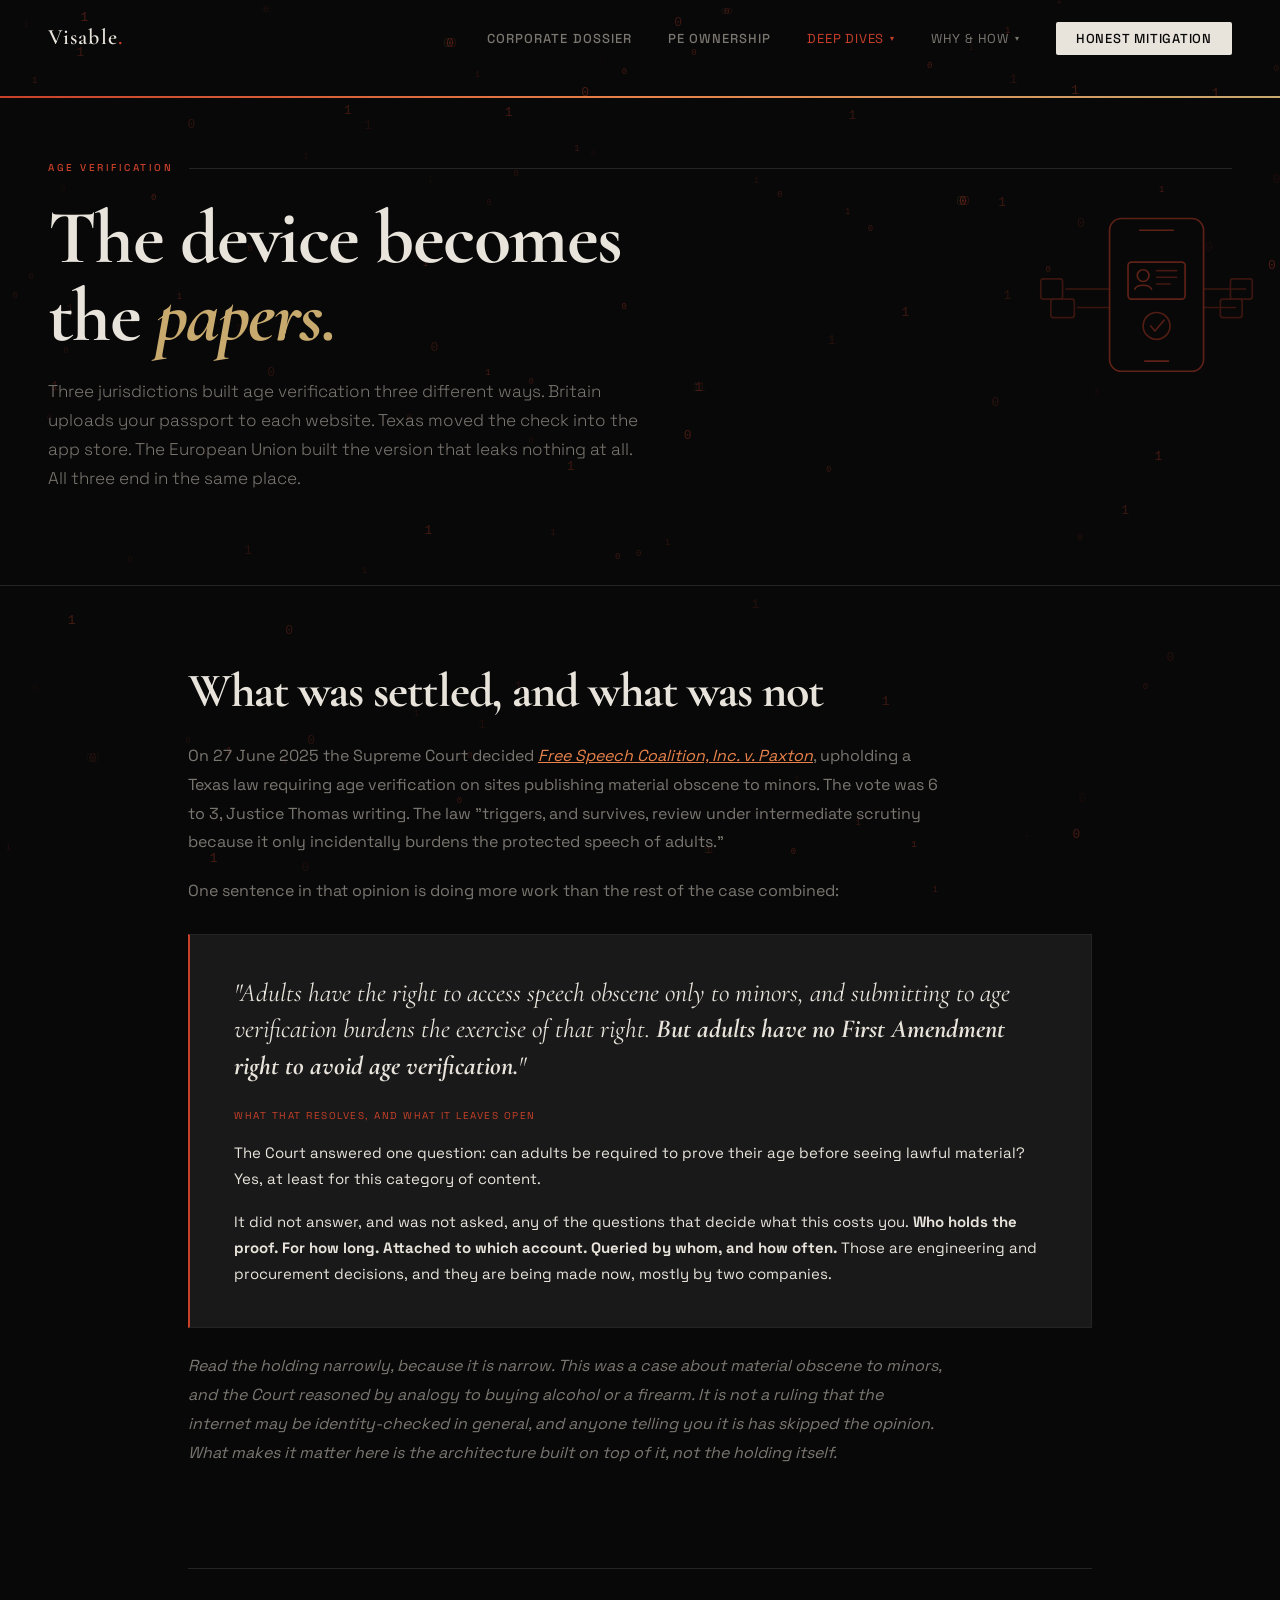
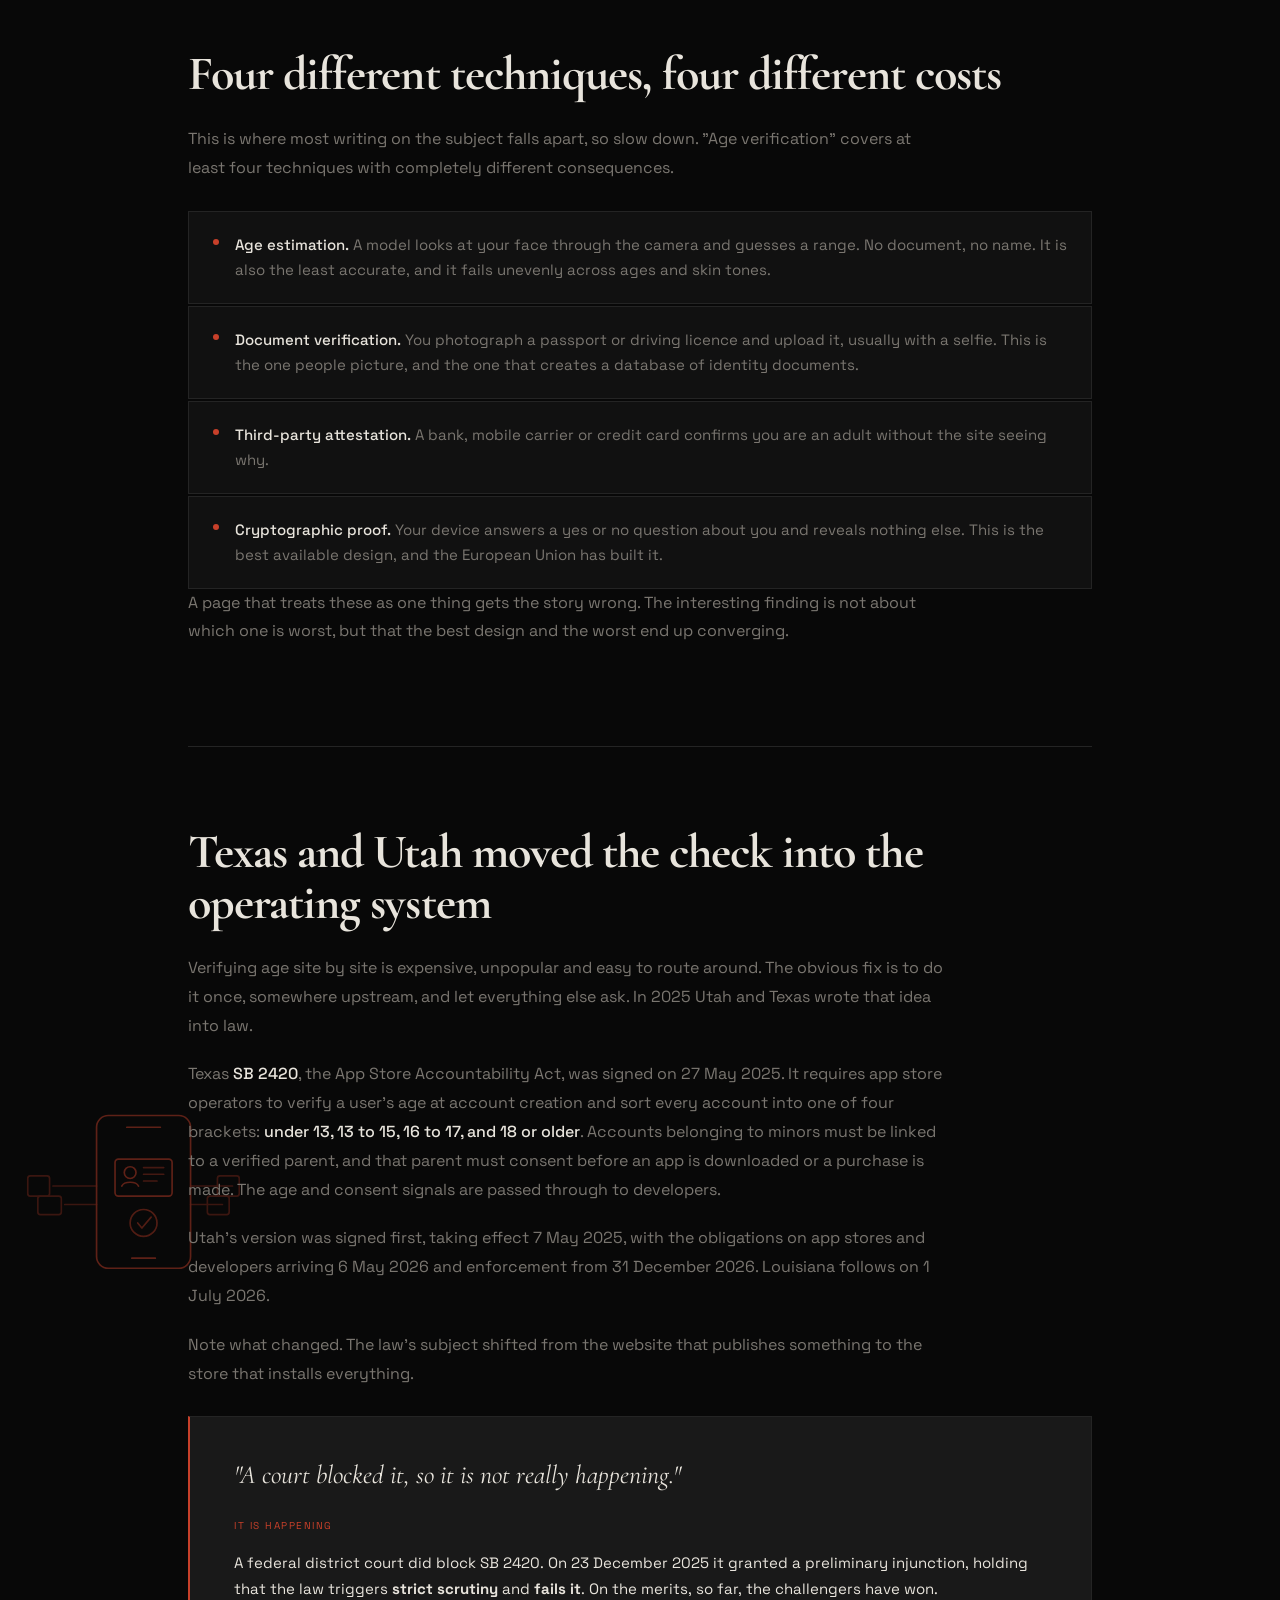
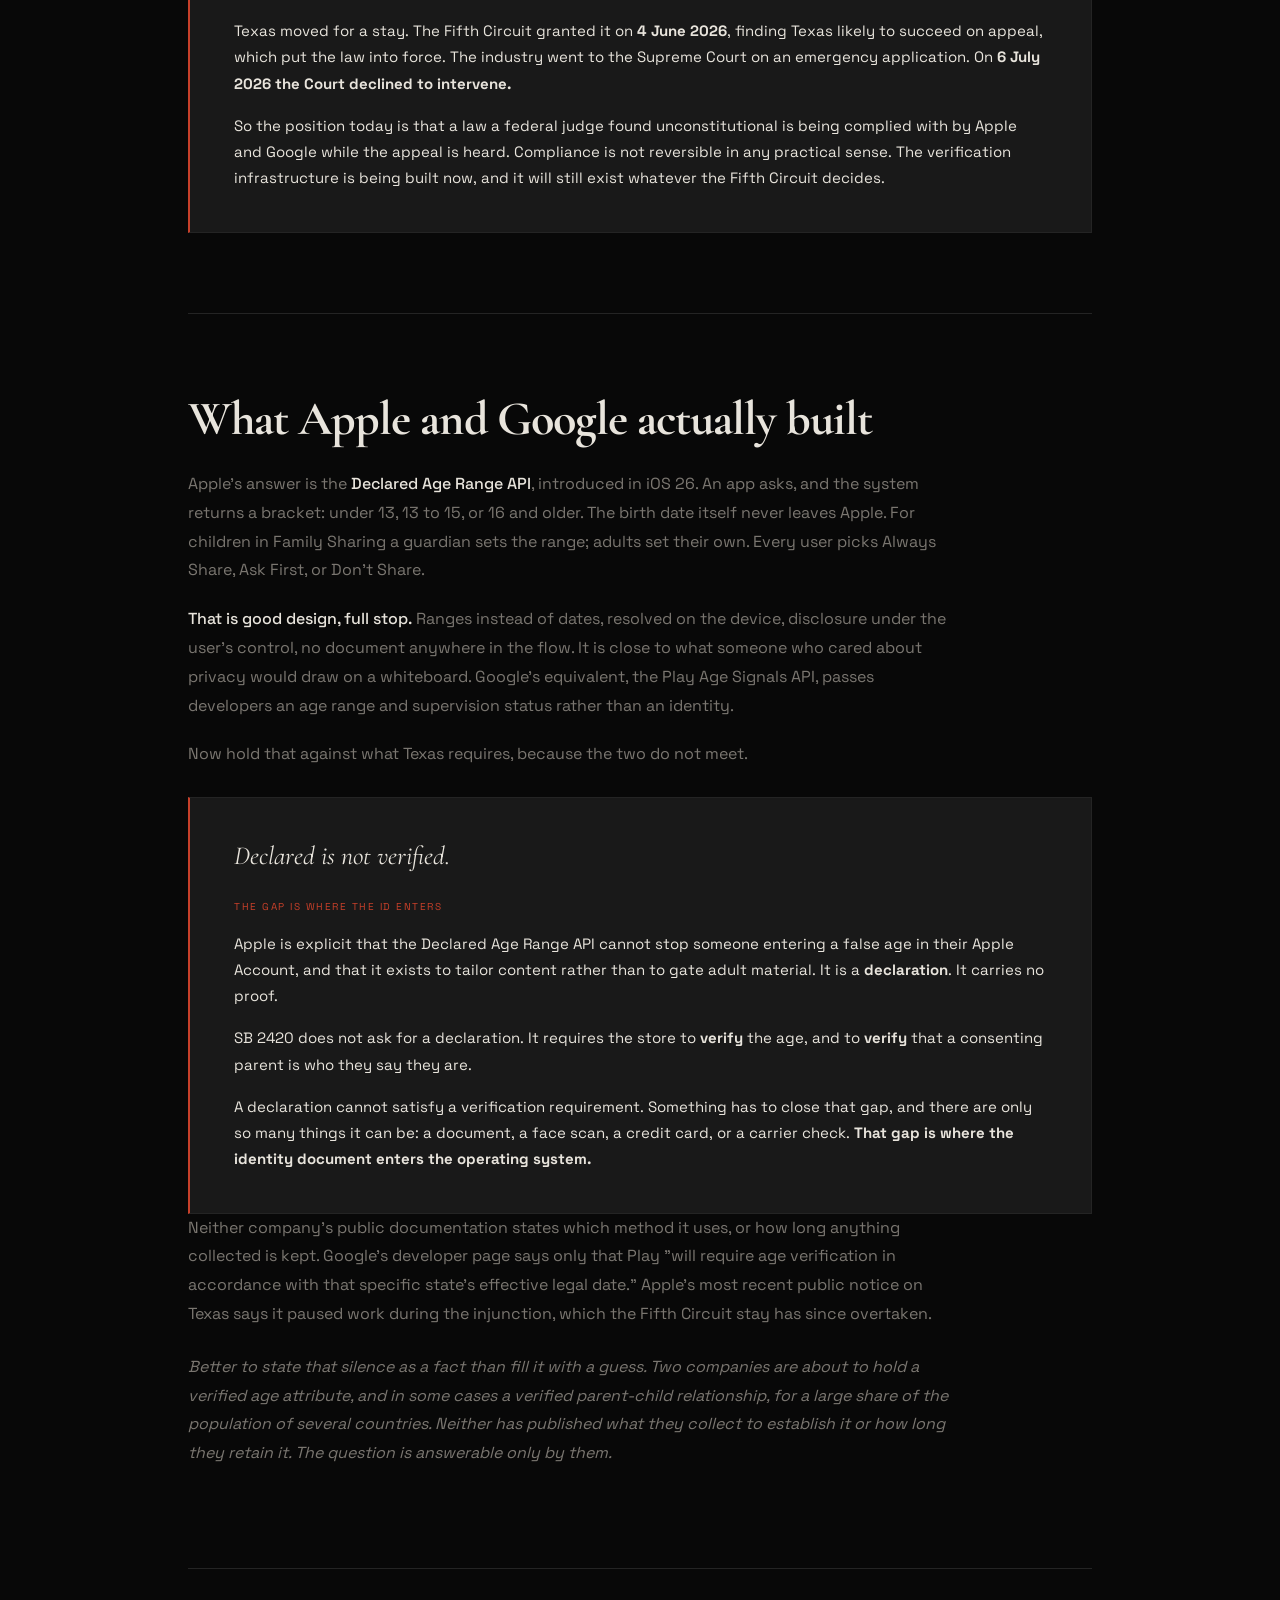
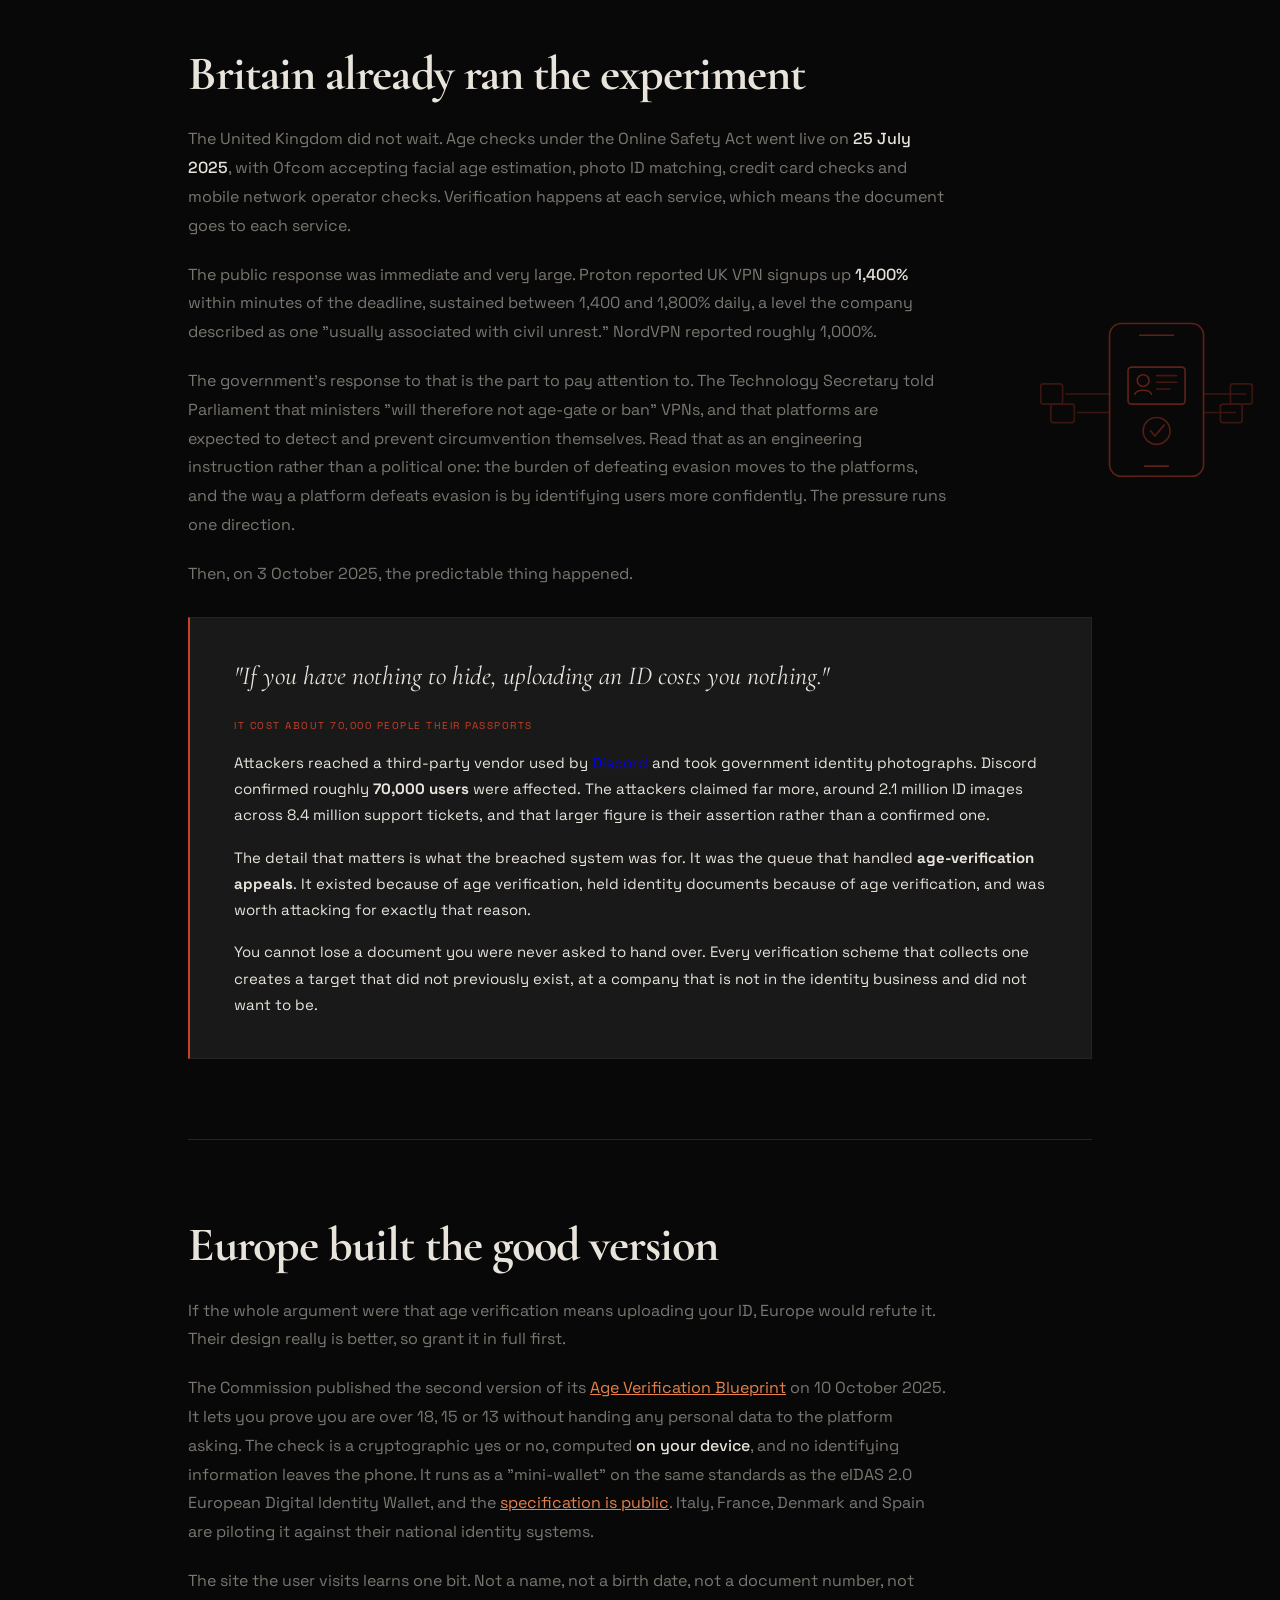
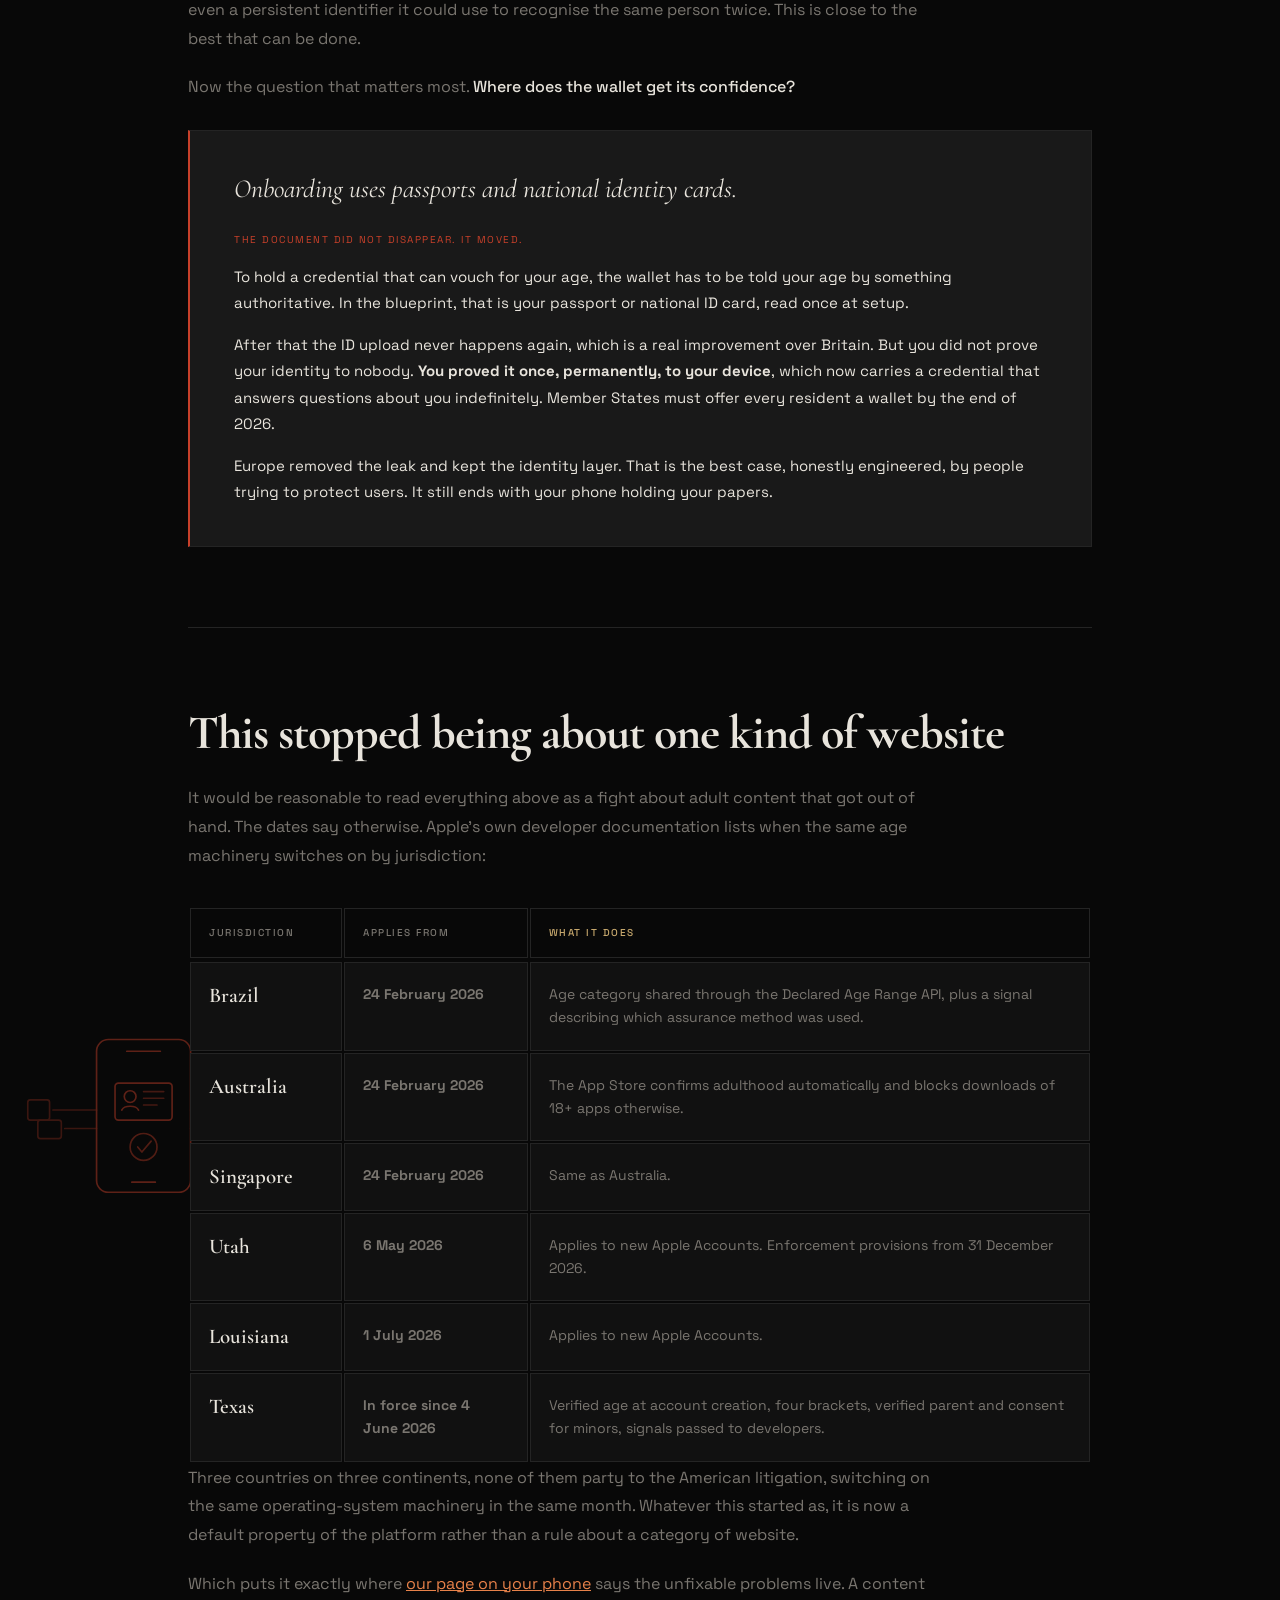
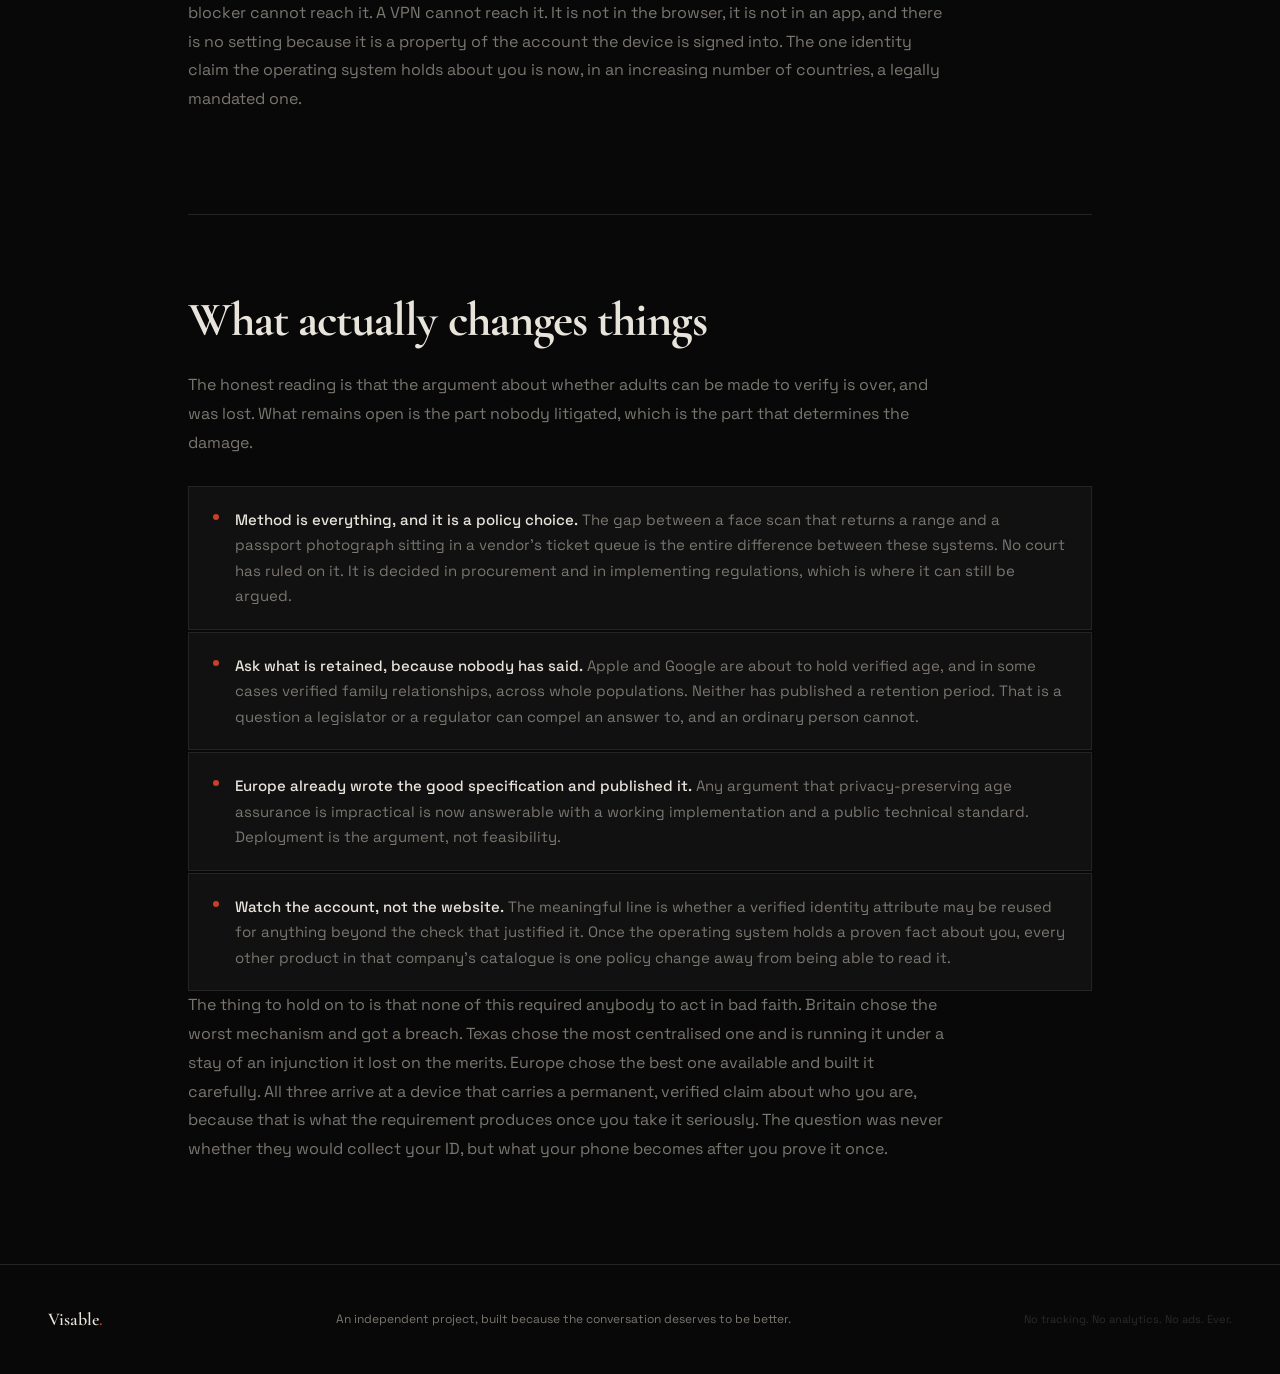
<file: age-verification.html>
<!DOCTYPE html>
<html lang="en">
<head>
  <meta charset="UTF-8" />
  <meta name="viewport" content="width=device-width, initial-scale=1.0" />
  <title>Your ID: The Device Becomes the Papers | Visable</title>
  <meta property="og:title" content="Your ID: The Device Becomes the Papers | Visable">
  <meta property="og:description" content="Three jurisdictions built age verification three different ways. The most privacy-protective one ends in the same place as the worst one: a permanent verified claim about your legal identity, living on your device.">
  <meta property="og:image" content="/social-share.svg">
  <meta name="twitter:image" content="/social-share.svg">
  <meta property="og:type" content="website">
  <meta property="og:site_name" content="Visable">
  <meta name="twitter:card" content="summary_large_image">
  <meta name="twitter:title" content="Your ID: The Device Becomes the Papers | Visable">
  <meta name="twitter:description" content="Three jurisdictions built age verification three different ways. The most privacy-protective one ends in the same place as the worst one: a permanent verified claim about your legal identity, living on your device.">
  <link rel="preconnect" href="https://fonts.googleapis.com">
  <link href="https://fonts.googleapis.com/css2?family=Cormorant+Garamond:ital,wght@0,400;0,600;0,700;1,400;1,600&family=Space+Grotesk:wght@300;400;500;600&display=swap" rel="stylesheet">
  <link rel="stylesheet" href="style.css">
  <link rel="icon" href="favicon.svg" type="image/svg+xml">
</head>
<body>
  <canvas id="binary-canvas" class="binary-canvas" aria-hidden="true"></canvas>

<!-- NAV -->
<nav id="nav">
  <a href="index.html" class="nav-logo">Visable<span>.</span></a>
  <button class="hamburger" id="hamburger" aria-label="Toggle menu">
    <span></span>
    <span></span>
    <span></span>
  </button>
  <ul id="nav-menu">
    <li><a href="tracker.html">Corporate Dossier</a></li>
    <li><a href="pe-tracker.html">PE Ownership</a></li>
    <li class="nav-group">
      <button type="button" class="nav-group-btn active" aria-expanded="false" aria-controls="nav-deep-dives" aria-haspopup="true">Deep Dives<span class="nav-group-caret" aria-hidden="true">&#9662;</span></button>
      <ul class="nav-submenu" id="nav-deep-dives">
        <li><a href="flock.html">Flock Cameras</a></li>
        <li><a href="graphene.html">Your Phone</a></li>
        <li><a href="cars.html">Your Car</a></li>
        <li><a href="tv.html">Your TV</a></li>
        <li><a href="palantir.html">Palantir</a></li>
        <li><a href="fog.html">Fog Data Science</a></li>
        <li><a href="age-verification.html" class="active">Your ID</a></li>
      </ul>
    </li>
    <li class="nav-group">
      <button type="button" class="nav-group-btn" aria-expanded="false" aria-controls="nav-why-how" aria-haspopup="true">Why &amp; How<span class="nav-group-caret" aria-hidden="true">&#9662;</span></button>
      <ul class="nav-submenu" id="nav-why-how">
        <li><a href="why-this-exists.html">Why This Exists</a></li>
        <li><a href="common-ground.html">Common Ground</a></li>
        <li><a href="enshittification.html">Enshittification</a></li>
        <li><a href="contribute.html">Contribute</a></li>
        <li><a href="donate.html">Donate</a></li>
      </ul>
    </li>
    <li><a href="index.html#tools" class="nav-cta">Honest Mitigation</a></li>
  </ul>
</nav>

<main class="flock-main">

  <div class="av-doc-layer" aria-hidden="true">
    <div class="av-doc-scene side-right doc-scene-1">
      <svg viewBox="0 0 280 250" fill="none">
      <g stroke="currentColor" stroke-width="2" stroke-linecap="round" stroke-linejoin="round">
      <rect x="96" y="34" width="112" height="182" rx="14" />
      <path d="M132 48h40" />
      <path d="M138 204h28" />
      <g class="av-card">
      <rect x="118" y="86" width="68" height="44" rx="4" />
      <circle cx="136" cy="102" r="7" />
      <path d="M126 118c3-6 17-6 20 0" />
      <path d="M152 96h24M152 104h24M152 112h16" opacity=".7" />
      </g>
      <g class="av-check" opacity=".85">
      <circle cx="152" cy="162" r="16" />
      <path d="M145 162l5 6 11-13" />
      </g>
      <g class="av-query" opacity=".6">
      <path d="M96 118H44" />
      <path d="M96 140H58" />
      <path d="M208 118h50" />
      <path d="M208 140h38" />
      <rect x="14" y="106" width="26" height="24" rx="3" />
      <rect x="26" y="130" width="28" height="22" rx="3" />
      <rect x="240" y="106" width="26" height="24" rx="3" />
      <rect x="228" y="130" width="26" height="22" rx="3" />
      </g>
      </g>
      </svg>
    </div>
    <div class="av-doc-scene side-left doc-scene-2">
      <svg viewBox="0 0 280 250" fill="none">
      <g stroke="currentColor" stroke-width="2" stroke-linecap="round" stroke-linejoin="round">
      <rect x="96" y="34" width="112" height="182" rx="14" />
      <path d="M132 48h40" />
      <path d="M138 204h28" />
      <g class="av-card">
      <rect x="118" y="86" width="68" height="44" rx="4" />
      <circle cx="136" cy="102" r="7" />
      <path d="M126 118c3-6 17-6 20 0" />
      <path d="M152 96h24M152 104h24M152 112h16" opacity=".7" />
      </g>
      <g class="av-check" opacity=".85">
      <circle cx="152" cy="162" r="16" />
      <path d="M145 162l5 6 11-13" />
      </g>
      <g class="av-query" opacity=".6">
      <path d="M96 118H44" />
      <path d="M96 140H58" />
      <path d="M208 118h50" />
      <path d="M208 140h38" />
      <rect x="14" y="106" width="26" height="24" rx="3" />
      <rect x="26" y="130" width="28" height="22" rx="3" />
      <rect x="240" y="106" width="26" height="24" rx="3" />
      <rect x="228" y="130" width="26" height="22" rx="3" />
      </g>
      </g>
      </svg>
    </div>
    <div class="av-doc-scene side-right doc-scene-3">
      <svg viewBox="0 0 280 250" fill="none">
      <g stroke="currentColor" stroke-width="2" stroke-linecap="round" stroke-linejoin="round">
      <rect x="96" y="34" width="112" height="182" rx="14" />
      <path d="M132 48h40" />
      <path d="M138 204h28" />
      <g class="av-card">
      <rect x="118" y="86" width="68" height="44" rx="4" />
      <circle cx="136" cy="102" r="7" />
      <path d="M126 118c3-6 17-6 20 0" />
      <path d="M152 96h24M152 104h24M152 112h16" opacity=".7" />
      </g>
      <g class="av-check" opacity=".85">
      <circle cx="152" cy="162" r="16" />
      <path d="M145 162l5 6 11-13" />
      </g>
      <g class="av-query" opacity=".6">
      <path d="M96 118H44" />
      <path d="M96 140H58" />
      <path d="M208 118h50" />
      <path d="M208 140h38" />
      <rect x="14" y="106" width="26" height="24" rx="3" />
      <rect x="26" y="130" width="28" height="22" rx="3" />
      <rect x="240" y="106" width="26" height="24" rx="3" />
      <rect x="228" y="130" width="26" height="22" rx="3" />
      </g>
      </g>
      </svg>
    </div>
    <div class="av-doc-scene side-left doc-scene-4">
      <svg viewBox="0 0 280 250" fill="none">
      <g stroke="currentColor" stroke-width="2" stroke-linecap="round" stroke-linejoin="round">
      <rect x="96" y="34" width="112" height="182" rx="14" />
      <path d="M132 48h40" />
      <path d="M138 204h28" />
      <g class="av-card">
      <rect x="118" y="86" width="68" height="44" rx="4" />
      <circle cx="136" cy="102" r="7" />
      <path d="M126 118c3-6 17-6 20 0" />
      <path d="M152 96h24M152 104h24M152 112h16" opacity=".7" />
      </g>
      <g class="av-check" opacity=".85">
      <circle cx="152" cy="162" r="16" />
      <path d="M145 162l5 6 11-13" />
      </g>
      <g class="av-query" opacity=".6">
      <path d="M96 118H44" />
      <path d="M96 140H58" />
      <path d="M208 118h50" />
      <path d="M208 140h38" />
      <rect x="14" y="106" width="26" height="24" rx="3" />
      <rect x="26" y="130" width="28" height="22" rx="3" />
      <rect x="240" y="106" width="26" height="24" rx="3" />
      <rect x="228" y="130" width="26" height="22" rx="3" />
      </g>
      </g>
      </svg>
    </div>
  </div>

  <div class="dossier-header">
    <div class="section-label">Age Verification</div>
    <h1>The device becomes<br />the <em>papers.</em></h1>
    <p class="dossier-sub">Three jurisdictions built age verification three different ways. Britain uploads your passport to each website. Texas moved the check into the app store. The European Union built the version that leaks nothing at all. All three end in the same place.</p>
  </div>

  <div class="flock-body">

    <!-- a) WHAT WAS SETTLED -->
    <section class="flock-block" aria-labelledby="settled-h">
      <h2 id="settled-h">What was settled, and what was not</h2>
      <p>On 27 June 2025 the Supreme Court decided <a href="https://www.supremecourt.gov/opinions/24pdf/23-1122_3e04.pdf" target="_blank" rel="noopener noreferrer"><em>Free Speech Coalition, Inc. v. Paxton</em></a>, upholding a Texas law requiring age verification on sites publishing material obscene to minors. The vote was 6 to 3, Justice Thomas writing. The law "triggers, and survives, review under intermediate scrutiny because it only incidentally burdens the protected speech of adults."</p>
      <p>One sentence in that opinion is doing more work than the rest of the case combined:</p>
      <div class="myth-card">
        <div class="myth-quote">"Adults have the right to access speech obscene only to minors, and submitting to age verification burdens the exercise of that right. <strong>But adults have no First Amendment right to avoid age verification.</strong>"</div>
        <div class="myth-reframe-label">What that resolves, and what it leaves open</div>
        <p>The Court answered one question: can adults be required to prove their age before seeing lawful material? Yes, at least for this category of content.</p>
        <p>It did not answer, and was not asked, any of the questions that decide what this costs you. <strong>Who holds the proof. For how long. Attached to which account. Queried by whom, and how often.</strong> Those are engineering and procurement decisions, and they are being made now, mostly by two companies.</p>
      </div>
      <p class="flock-caveat">Read the holding narrowly, because it is narrow. This was a case about material obscene to minors, and the Court reasoned by analogy to buying alcohol or a firearm. It is not a ruling that the internet may be identity-checked in general, and anyone telling you it is has skipped the opinion. What makes it matter here is the architecture built on top of it, not the holding itself.</p>
    </section>

    <!-- b) VERIFICATION VS ESTIMATION -->
    <section class="flock-block" aria-labelledby="methods-h">
      <h2 id="methods-h">Four different techniques, four different costs</h2>
      <p>This is where most writing on the subject falls apart, so slow down. "Age verification" covers at least four techniques with completely different consequences.</p>
      <ul class="flock-list">
        <li><strong>Age estimation.</strong> A model looks at your face through the camera and guesses a range. No document, no name. It is also the least accurate, and it fails unevenly across ages and skin tones.</li>
        <li><strong>Document verification.</strong> You photograph a passport or driving licence and upload it, usually with a selfie. This is the one people picture, and the one that creates a database of identity documents.</li>
        <li><strong>Third-party attestation.</strong> A bank, mobile carrier or credit card confirms you are an adult without the site seeing why.</li>
        <li><strong>Cryptographic proof.</strong> Your device answers a yes or no question about you and reveals nothing else. This is the best available design, and the European Union has built it.</li>
      </ul>
      <p>A page that treats these as one thing gets the story wrong. The interesting finding is not about which one is worst, but that the best design and the worst end up converging.</p>
    </section>

    <!-- c) TEXAS AND UTAH -->
    <section class="flock-block" aria-labelledby="appstore-h">
      <h2 id="appstore-h">Texas and Utah moved the check into the operating system</h2>
      <p>Verifying age site by site is expensive, unpopular and easy to route around. The obvious fix is to do it once, somewhere upstream, and let everything else ask. In 2025 Utah and Texas wrote that idea into law.</p>
      <p>Texas <strong>SB 2420</strong>, the App Store Accountability Act, was signed on 27 May 2025. It requires app store operators to verify a user's age at account creation and sort every account into one of four brackets: <strong>under 13, 13 to 15, 16 to 17, and 18 or older</strong>. Accounts belonging to minors must be linked to a verified parent, and that parent must consent before an app is downloaded or a purchase is made. The age and consent signals are passed through to developers.</p>
      <p>Utah's version was signed first, taking effect 7 May 2025, with the obligations on app stores and developers arriving 6 May 2026 and enforcement from 31 December 2026. Louisiana follows on 1 July 2026.</p>
      <p>Note what changed. The law's subject shifted from the website that publishes something to the store that installs everything.</p>
      <div class="myth-card">
        <div class="myth-quote">"A court blocked it, so it is not really happening."</div>
        <div class="myth-reframe-label">It is happening</div>
        <p>A federal district court did block SB 2420. On 23 December 2025 it granted a preliminary injunction, holding that the law triggers <strong>strict scrutiny</strong> and <strong>fails it</strong>. On the merits, so far, the challengers have won.</p>
        <p>Texas moved for a stay. The Fifth Circuit granted it on <strong>4 June 2026</strong>, finding Texas likely to succeed on appeal, which put the law into force. The industry went to the Supreme Court on an emergency application. On <strong>6 July 2026 the Court declined to intervene.</strong></p>
        <p>So the position today is that a law a federal judge found unconstitutional is being complied with by Apple and Google while the appeal is heard. Compliance is not reversible in any practical sense. The verification infrastructure is being built now, and it will still exist whatever the Fifth Circuit decides.</p>
      </div>
    </section>

    <!-- d) WHAT APPLE AND GOOGLE BUILT -->
    <section class="flock-block" aria-labelledby="platform-h">
      <h2 id="platform-h">What Apple and Google actually built</h2>
      <p>Apple's answer is the <strong>Declared Age Range API</strong>, introduced in iOS 26. An app asks, and the system returns a bracket: under 13, 13 to 15, or 16 and older. The birth date itself never leaves Apple. For children in Family Sharing a guardian sets the range; adults set their own. Every user picks Always Share, Ask First, or Don't Share.</p>
      <p><strong>That is good design, full stop.</strong> Ranges instead of dates, resolved on the device, disclosure under the user's control, no document anywhere in the flow. It is close to what someone who cared about privacy would draw on a whiteboard. Google's equivalent, the Play Age Signals API, passes developers an age range and supervision status rather than an identity.</p>
      <p>Now hold that against what Texas requires, because the two do not meet.</p>
      <div class="myth-card">
        <div class="myth-quote">Declared is not verified.</div>
        <div class="myth-reframe-label">The gap is where the ID enters</div>
        <p>Apple is explicit that the Declared Age Range API cannot stop someone entering a false age in their Apple Account, and that it exists to tailor content rather than to gate adult material. It is a <strong>declaration</strong>. It carries no proof.</p>
        <p>SB 2420 does not ask for a declaration. It requires the store to <strong>verify</strong> the age, and to <strong>verify</strong> that a consenting parent is who they say they are.</p>
        <p>A declaration cannot satisfy a verification requirement. Something has to close that gap, and there are only so many things it can be: a document, a face scan, a credit card, or a carrier check. <strong>That gap is where the identity document enters the operating system.</strong></p>
      </div>
      <p>Neither company's public documentation states which method it uses, or how long anything collected is kept. Google's developer page says only that Play "will require age verification in accordance with that specific state's effective legal date." Apple's most recent public notice on Texas says it paused work during the injunction, which the Fifth Circuit stay has since overtaken.</p>
      <p class="flock-caveat">Better to state that silence as a fact than fill it with a guess. Two companies are about to hold a verified age attribute, and in some cases a verified parent-child relationship, for a large share of the population of several countries. Neither has published what they collect to establish it or how long they retain it. The question is answerable only by them.</p>
    </section>

    <!-- e) THE UK -->
    <section class="flock-block" aria-labelledby="uk-h">
      <h2 id="uk-h">Britain already ran the experiment</h2>
      <p>The United Kingdom did not wait. Age checks under the Online Safety Act went live on <strong>25 July 2025</strong>, with Ofcom accepting facial age estimation, photo ID matching, credit card checks and mobile network operator checks. Verification happens at each service, which means the document goes to each service.</p>
      <p>The public response was immediate and very large. Proton reported UK VPN signups up <strong>1,400%</strong> within minutes of the deadline, sustained between 1,400 and 1,800% daily, a level the company described as one "usually associated with civil unrest." NordVPN reported roughly 1,000%.</p>
      <p>The government's response to that is the part to pay attention to. The Technology Secretary told Parliament that ministers "will therefore not age-gate or ban" VPNs, and that platforms are expected to detect and prevent circumvention themselves. Read that as an engineering instruction rather than a political one: the burden of defeating evasion moves to the platforms, and the way a platform defeats evasion is by identifying users more confidently. The pressure runs one direction.</p>
      <p>Then, on 3 October 2025, the predictable thing happened.</p>
      <div class="myth-card">
        <div class="myth-quote">"If you have nothing to hide, uploading an ID costs you nothing."</div>
        <div class="myth-reframe-label">It cost about 70,000 people their passports</div>
        <p>Attackers reached a third-party vendor used by <a href="https://www.theregister.com/2025/10/09/discord_photo_ids_leaked/" target="_blank" rel="noopener noreferrer">Discord</a> and took government identity photographs. Discord confirmed roughly <strong>70,000 users</strong> were affected. The attackers claimed far more, around 2.1 million ID images across 8.4 million support tickets, and that larger figure is their assertion rather than a confirmed one.</p>
        <p>The detail that matters is what the breached system was for. It was the queue that handled <strong>age-verification appeals</strong>. It existed because of age verification, held identity documents because of age verification, and was worth attacking for exactly that reason.</p>
        <p>You cannot lose a document you were never asked to hand over. Every verification scheme that collects one creates a target that did not previously exist, at a company that is not in the identity business and did not want to be.</p>
      </div>
    </section>

    <!-- f) THE EU -->
    <section class="flock-block" aria-labelledby="eu-h">
      <h2 id="eu-h">Europe built the good version</h2>
      <p>If the whole argument were that age verification means uploading your ID, Europe would refute it. Their design really is better, so grant it in full first.</p>
      <p>The Commission published the second version of its <a href="https://digital-strategy.ec.europa.eu/en/policies/eu-age-verification" target="_blank" rel="noopener noreferrer">Age Verification Blueprint</a> on 10 October 2025. It lets you prove you are over 18, 15 or 13 without handing any personal data to the platform asking. The check is a cryptographic yes or no, computed <strong>on your device</strong>, and no identifying information leaves the phone. It runs as a "mini-wallet" on the same standards as the eIDAS 2.0 European Digital Identity Wallet, and the <a href="https://github.com/eu-digital-identity-wallet/av-doc-technical-specification" target="_blank" rel="noopener noreferrer">specification is public</a>. Italy, France, Denmark and Spain are piloting it against their national identity systems.</p>
      <p>The site the user visits learns one bit. Not a name, not a birth date, not a document number, not even a persistent identifier it could use to recognise the same person twice. This is close to the best that can be done.</p>
      <p>Now the question that matters most. <strong>Where does the wallet get its confidence?</strong></p>
      <div class="myth-card">
        <div class="myth-quote">Onboarding uses passports and national identity cards.</div>
        <div class="myth-reframe-label">The document did not disappear. It moved.</div>
        <p>To hold a credential that can vouch for your age, the wallet has to be told your age by something authoritative. In the blueprint, that is your passport or national ID card, read once at setup.</p>
        <p>After that the ID upload never happens again, which is a real improvement over Britain. But you did not prove your identity to nobody. <strong>You proved it once, permanently, to your device</strong>, which now carries a credential that answers questions about you indefinitely. Member States must offer every resident a wallet by the end of 2026.</p>
        <p>Europe removed the leak and kept the identity layer. That is the best case, honestly engineered, by people trying to protect users. It still ends with your phone holding your papers.</p>
      </div>
    </section>

    <!-- g) NOT A PORN-SITE STORY -->
    <section class="flock-block" aria-labelledby="scope-h">
      <h2 id="scope-h">This stopped being about one kind of website</h2>
      <p>It would be reasonable to read everything above as a fight about adult content that got out of hand. The dates say otherwise. Apple's own developer documentation lists when the same age machinery switches on by jurisdiction:</p>
      <div class="hm-table-wrap">
        <table class="hm-table">
          <caption class="visually-hidden">Jurisdictions where Apple applies age assurance requirements, with dates, from Apple developer documentation.</caption>
          <thead>
            <tr>
              <th scope="col">Jurisdiction</th>
              <th scope="col">Applies from</th>
              <th scope="col">What it does</th>
            </tr>
          </thead>
          <tbody>
            <tr><th scope="row" data-label="Jurisdiction">Brazil</th><td data-label="Applies from"><strong>24 February 2026</strong></td><td data-label="What it does">Age category shared through the Declared Age Range API, plus a signal describing which assurance method was used.</td></tr>
            <tr><th scope="row" data-label="Jurisdiction">Australia</th><td data-label="Applies from"><strong>24 February 2026</strong></td><td data-label="What it does">The App Store confirms adulthood automatically and blocks downloads of 18+ apps otherwise.</td></tr>
            <tr><th scope="row" data-label="Jurisdiction">Singapore</th><td data-label="Applies from"><strong>24 February 2026</strong></td><td data-label="What it does">Same as Australia.</td></tr>
            <tr><th scope="row" data-label="Jurisdiction">Utah</th><td data-label="Applies from"><strong>6 May 2026</strong></td><td data-label="What it does">Applies to new Apple Accounts. Enforcement provisions from 31 December 2026.</td></tr>
            <tr><th scope="row" data-label="Jurisdiction">Louisiana</th><td data-label="Applies from"><strong>1 July 2026</strong></td><td data-label="What it does">Applies to new Apple Accounts.</td></tr>
            <tr><th scope="row" data-label="Jurisdiction">Texas</th><td data-label="Applies from"><strong>In force since 4 June 2026</strong></td><td data-label="What it does">Verified age at account creation, four brackets, verified parent and consent for minors, signals passed to developers.</td></tr>
          </tbody>
        </table>
      </div>
      <p>Three countries on three continents, none of them party to the American litigation, switching on the same operating-system machinery in the same month. Whatever this started as, it is now a default property of the platform rather than a rule about a category of website.</p>
      <p>Which puts it exactly where <a href="graphene.html">our page on your phone</a> says the unfixable problems live. A content blocker cannot reach it. A VPN cannot reach it. It is not in the browser, it is not in an app, and there is no setting because it is a property of the account the device is signed into. The one identity claim the operating system holds about you is now, in an increasing number of countries, a legally mandated one.</p>
    </section>

    <!-- h) WHAT CHANGES -->
    <section class="flock-block" aria-labelledby="civic-h">
      <h2 id="civic-h">What actually changes things</h2>
      <p>The honest reading is that the argument about whether adults can be made to verify is over, and was lost. What remains open is the part nobody litigated, which is the part that determines the damage.</p>
      <ul class="flock-list">
        <li><strong>Method is everything, and it is a policy choice.</strong> The gap between a face scan that returns a range and a passport photograph sitting in a vendor's ticket queue is the entire difference between these systems. No court has ruled on it. It is decided in procurement and in implementing regulations, which is where it can still be argued.</li>
        <li><strong>Ask what is retained, because nobody has said.</strong> Apple and Google are about to hold verified age, and in some cases verified family relationships, across whole populations. Neither has published a retention period. That is a question a legislator or a regulator can compel an answer to, and an ordinary person cannot.</li>
        <li><strong>Europe already wrote the good specification and published it.</strong> Any argument that privacy-preserving age assurance is impractical is now answerable with a working implementation and a public technical standard. Deployment is the argument, not feasibility.</li>
        <li><strong>Watch the account, not the website.</strong> The meaningful line is whether a verified identity attribute may be reused for anything beyond the check that justified it. Once the operating system holds a proven fact about you, every other product in that company's catalogue is one policy change away from being able to read it.</li>
      </ul>
      <p>The thing to hold on to is that none of this required anybody to act in bad faith. Britain chose the worst mechanism and got a breach. Texas chose the most centralised one and is running it under a stay of an injunction it lost on the merits. Europe chose the best one available and built it carefully. All three arrive at a device that carries a permanent, verified claim about who you are, because that is what the requirement produces once you take it seriously. The question was never whether they would collect your ID, but what your phone becomes after you prove it once.</p>
    </section>

  </div>
</main>

<footer class="site-footer">
  <div class="logo">Visable<span>.</span></div>
  <p>An independent project, built because the conversation deserves to be better.</p>
  <p style="color: #2a2a2a; font-size: 11px;">No tracking. No analytics. No ads. Ever.</p>
</footer>

<script src="binary-background.js"></script>
<script src="main.js"></script>
</body>
</html>
</file>
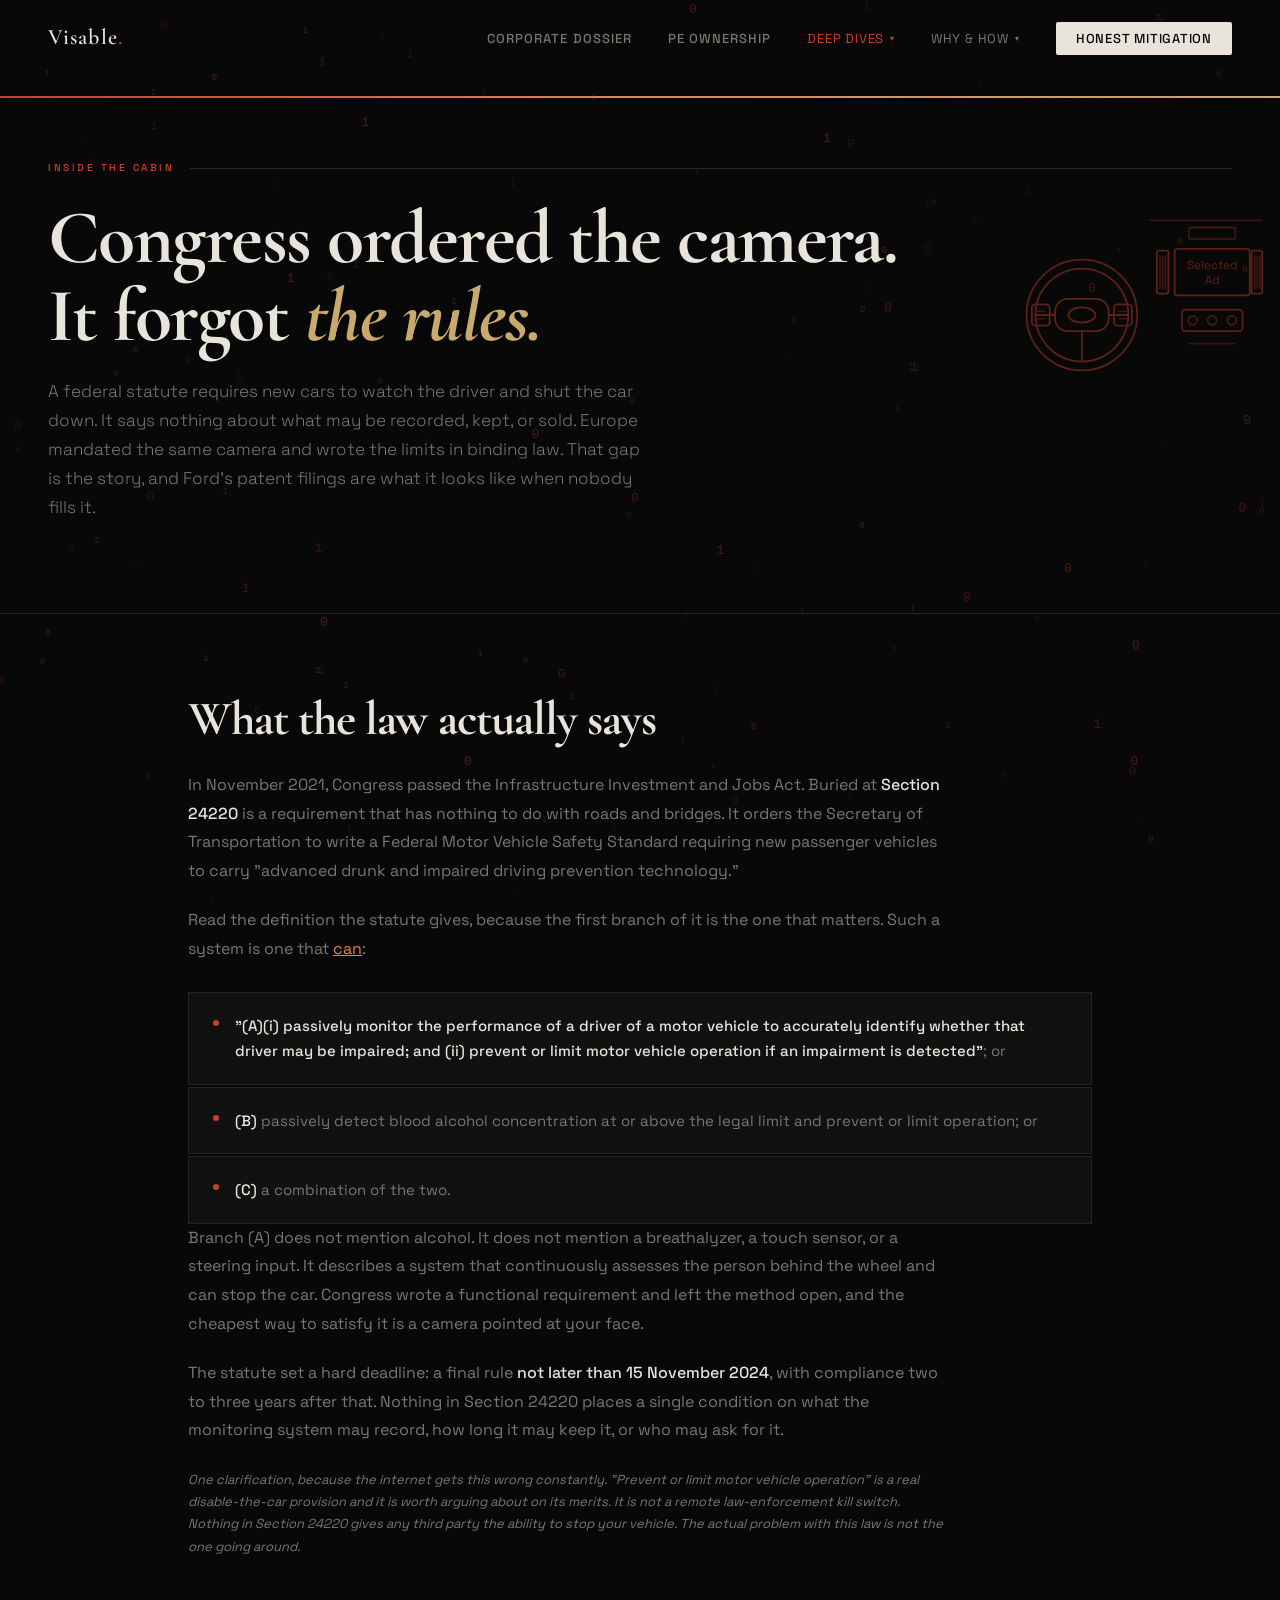
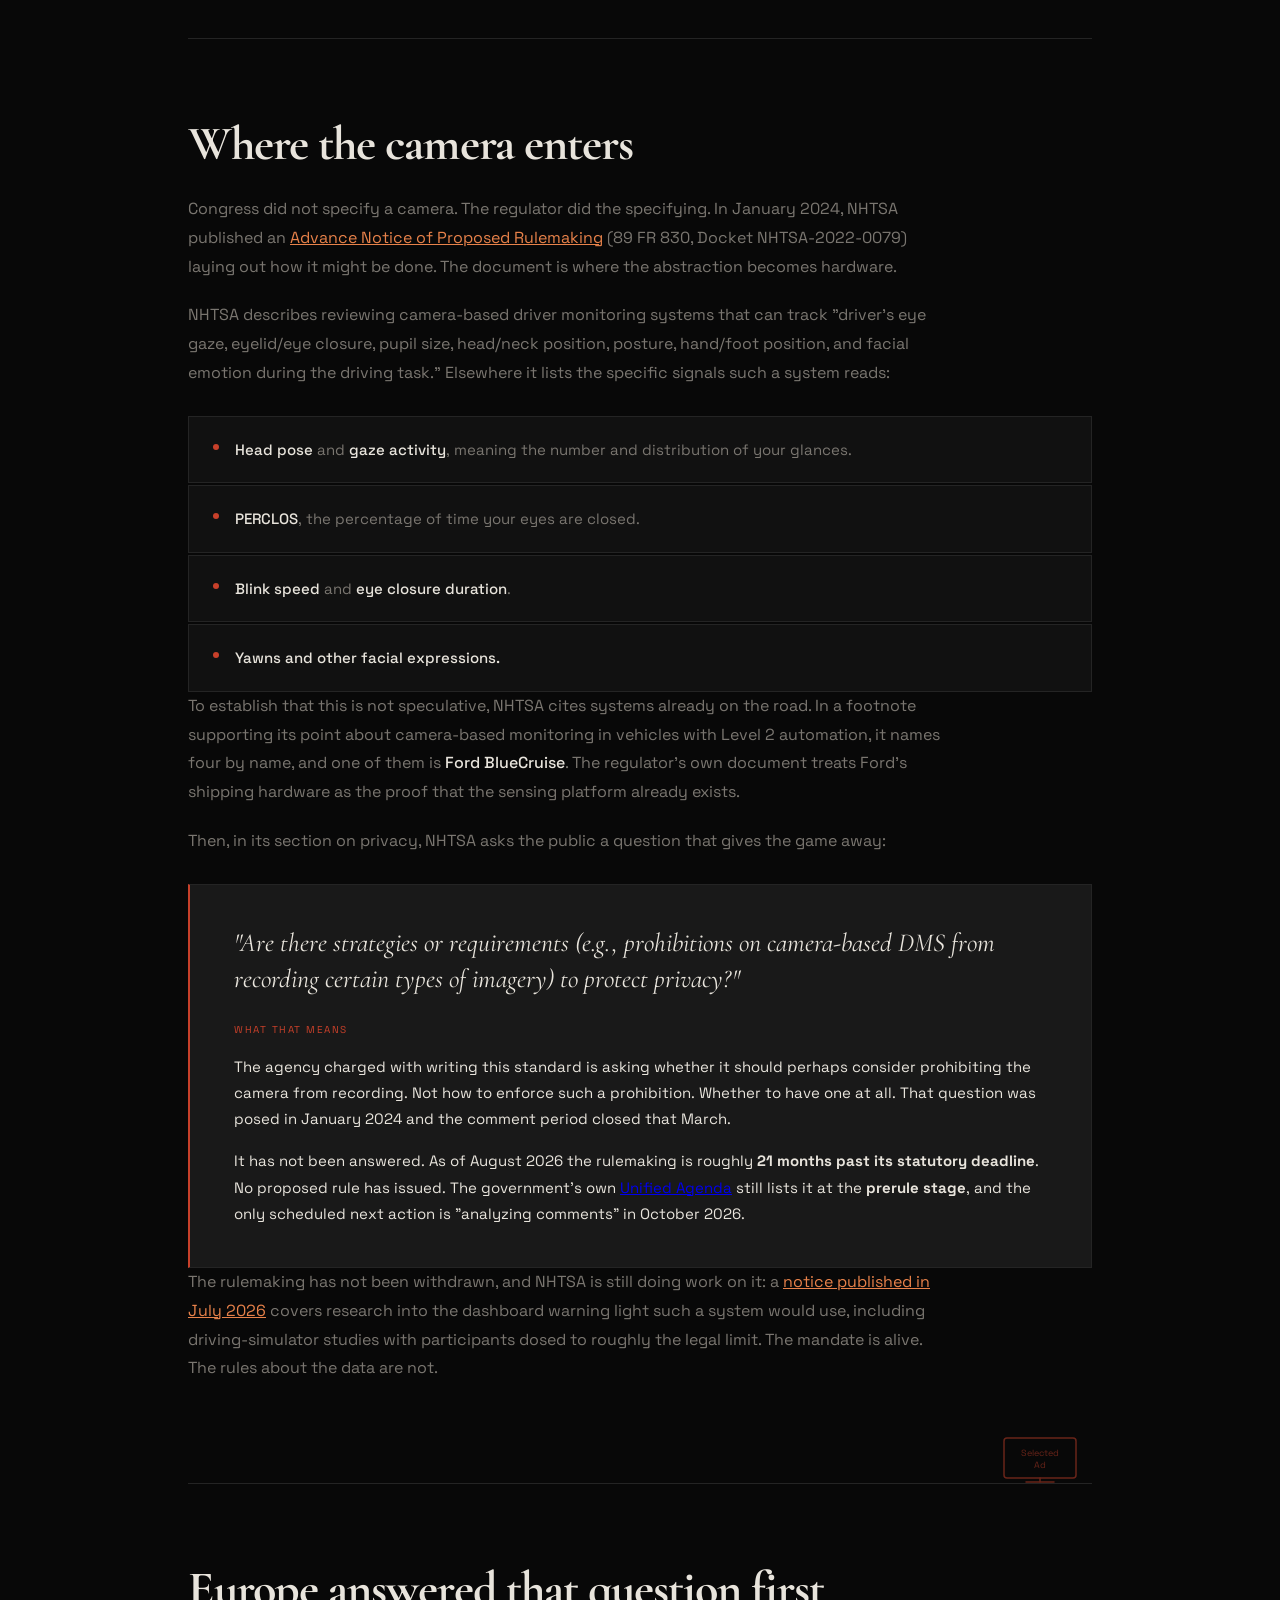
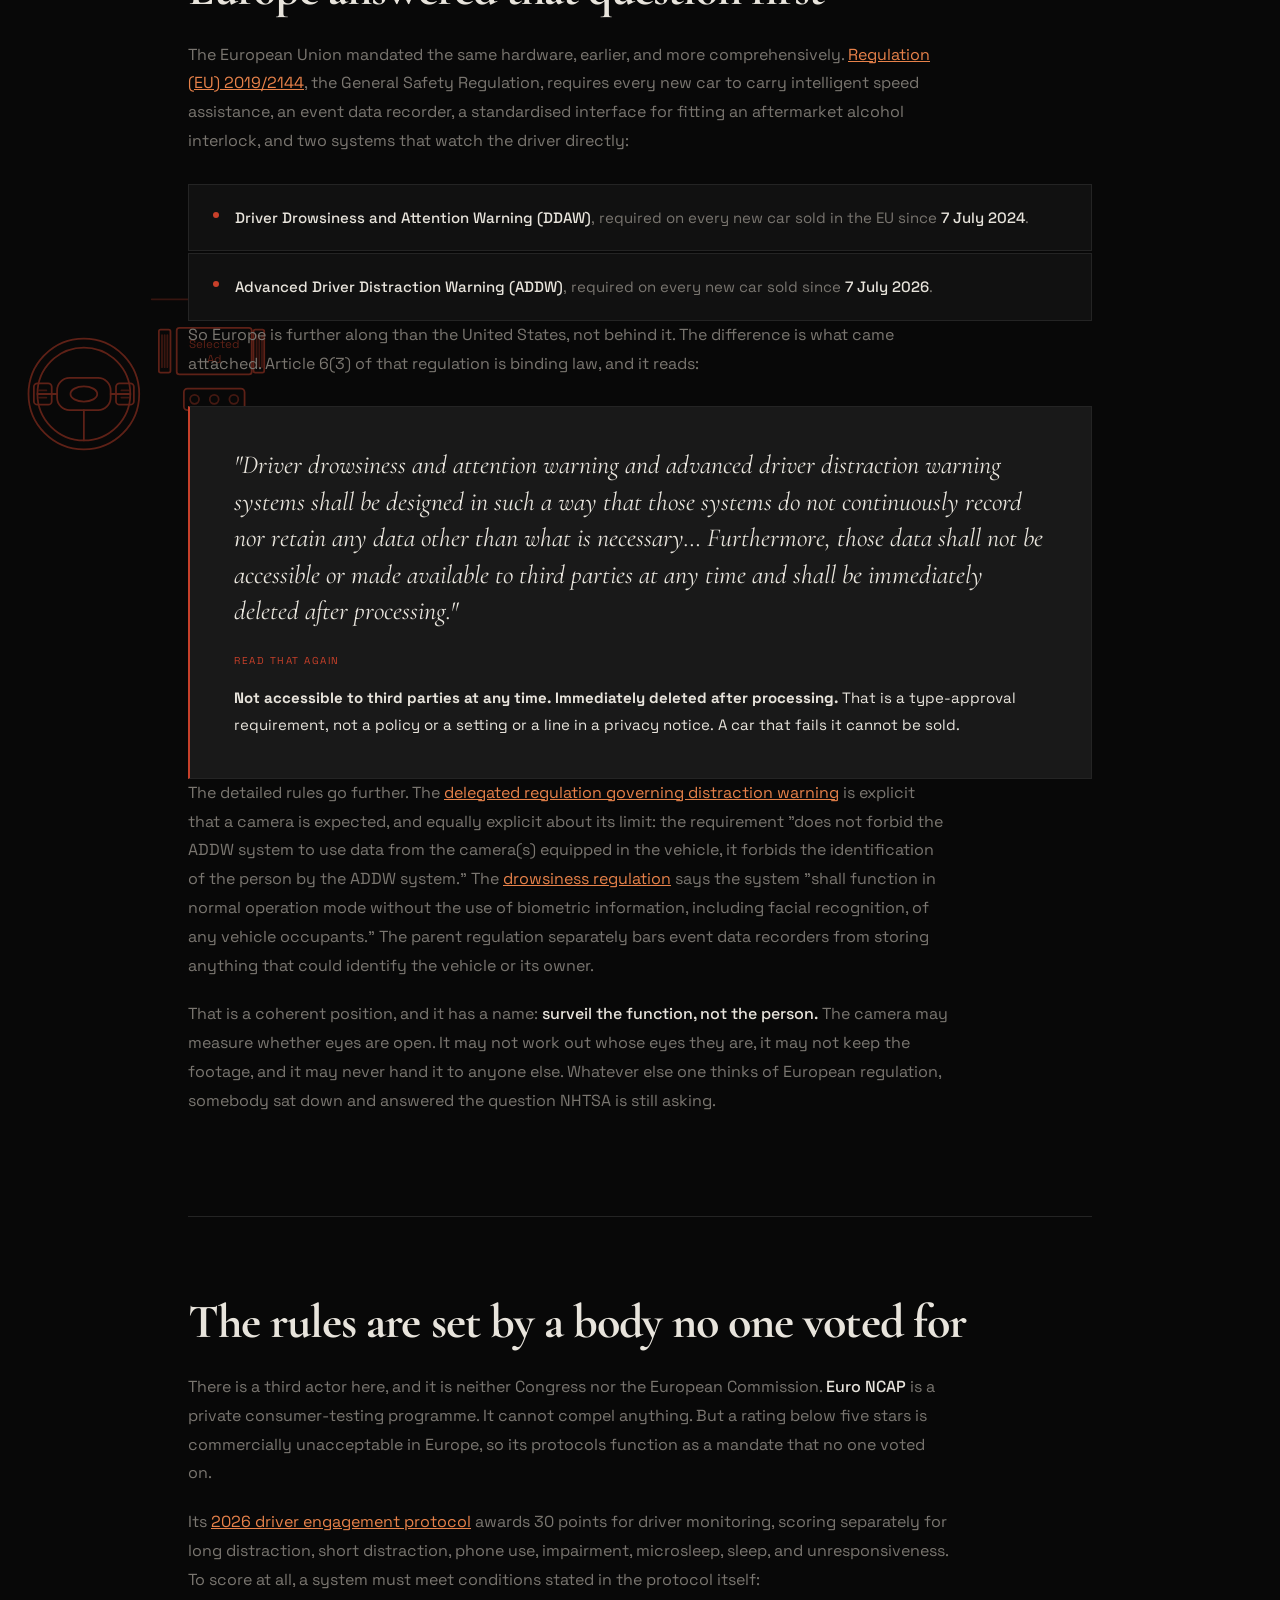
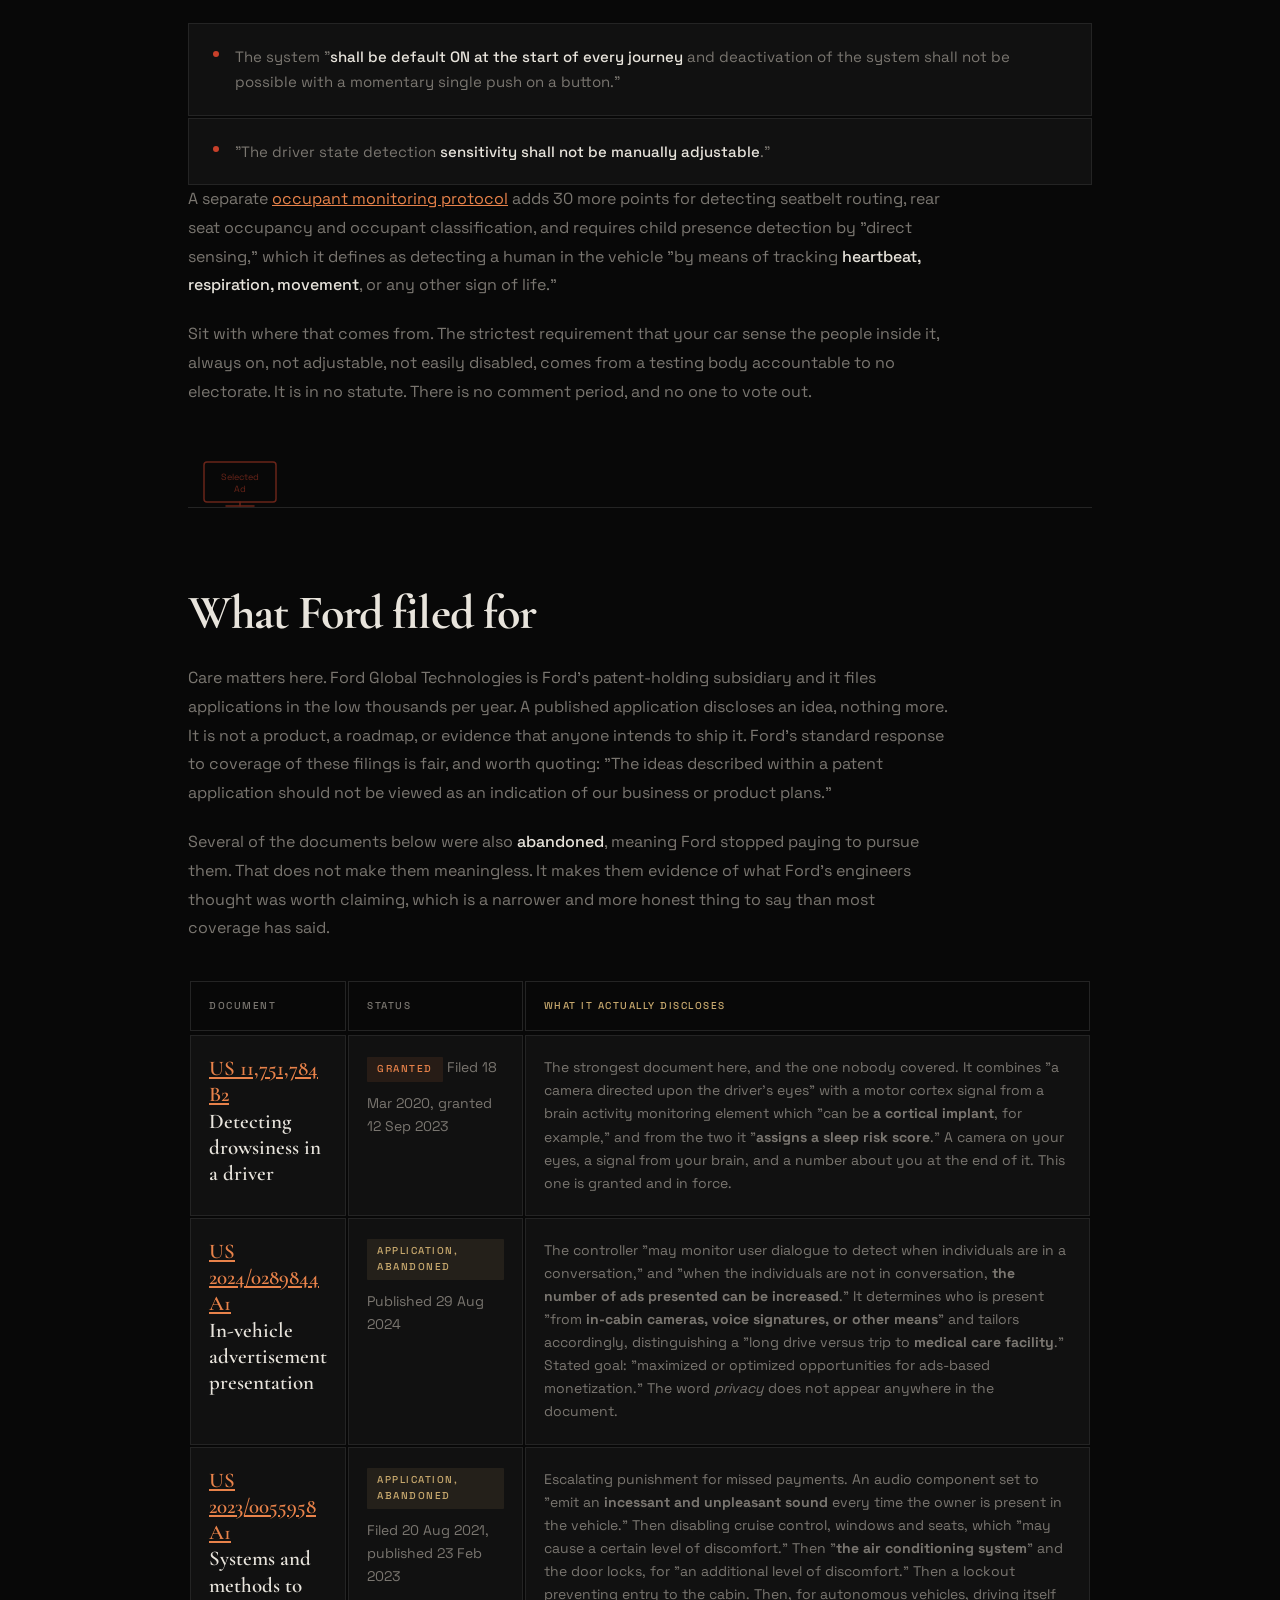
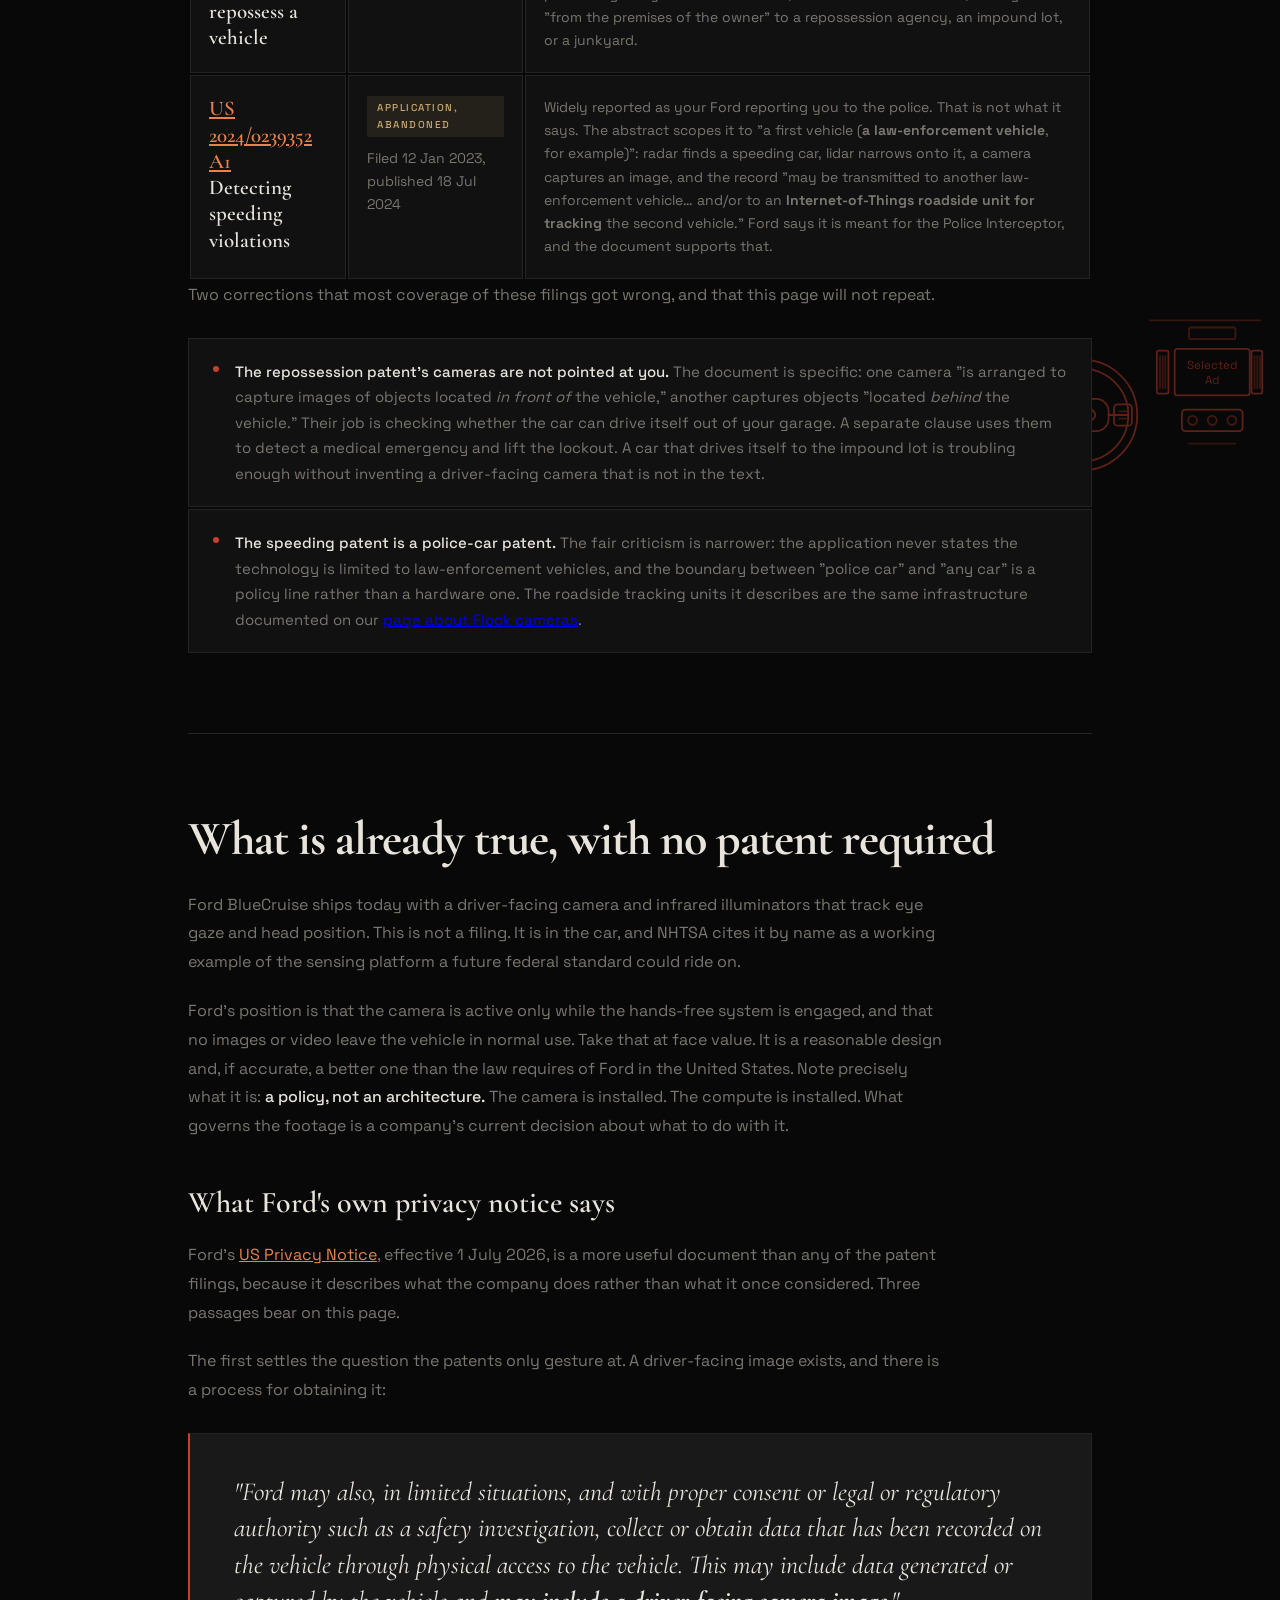
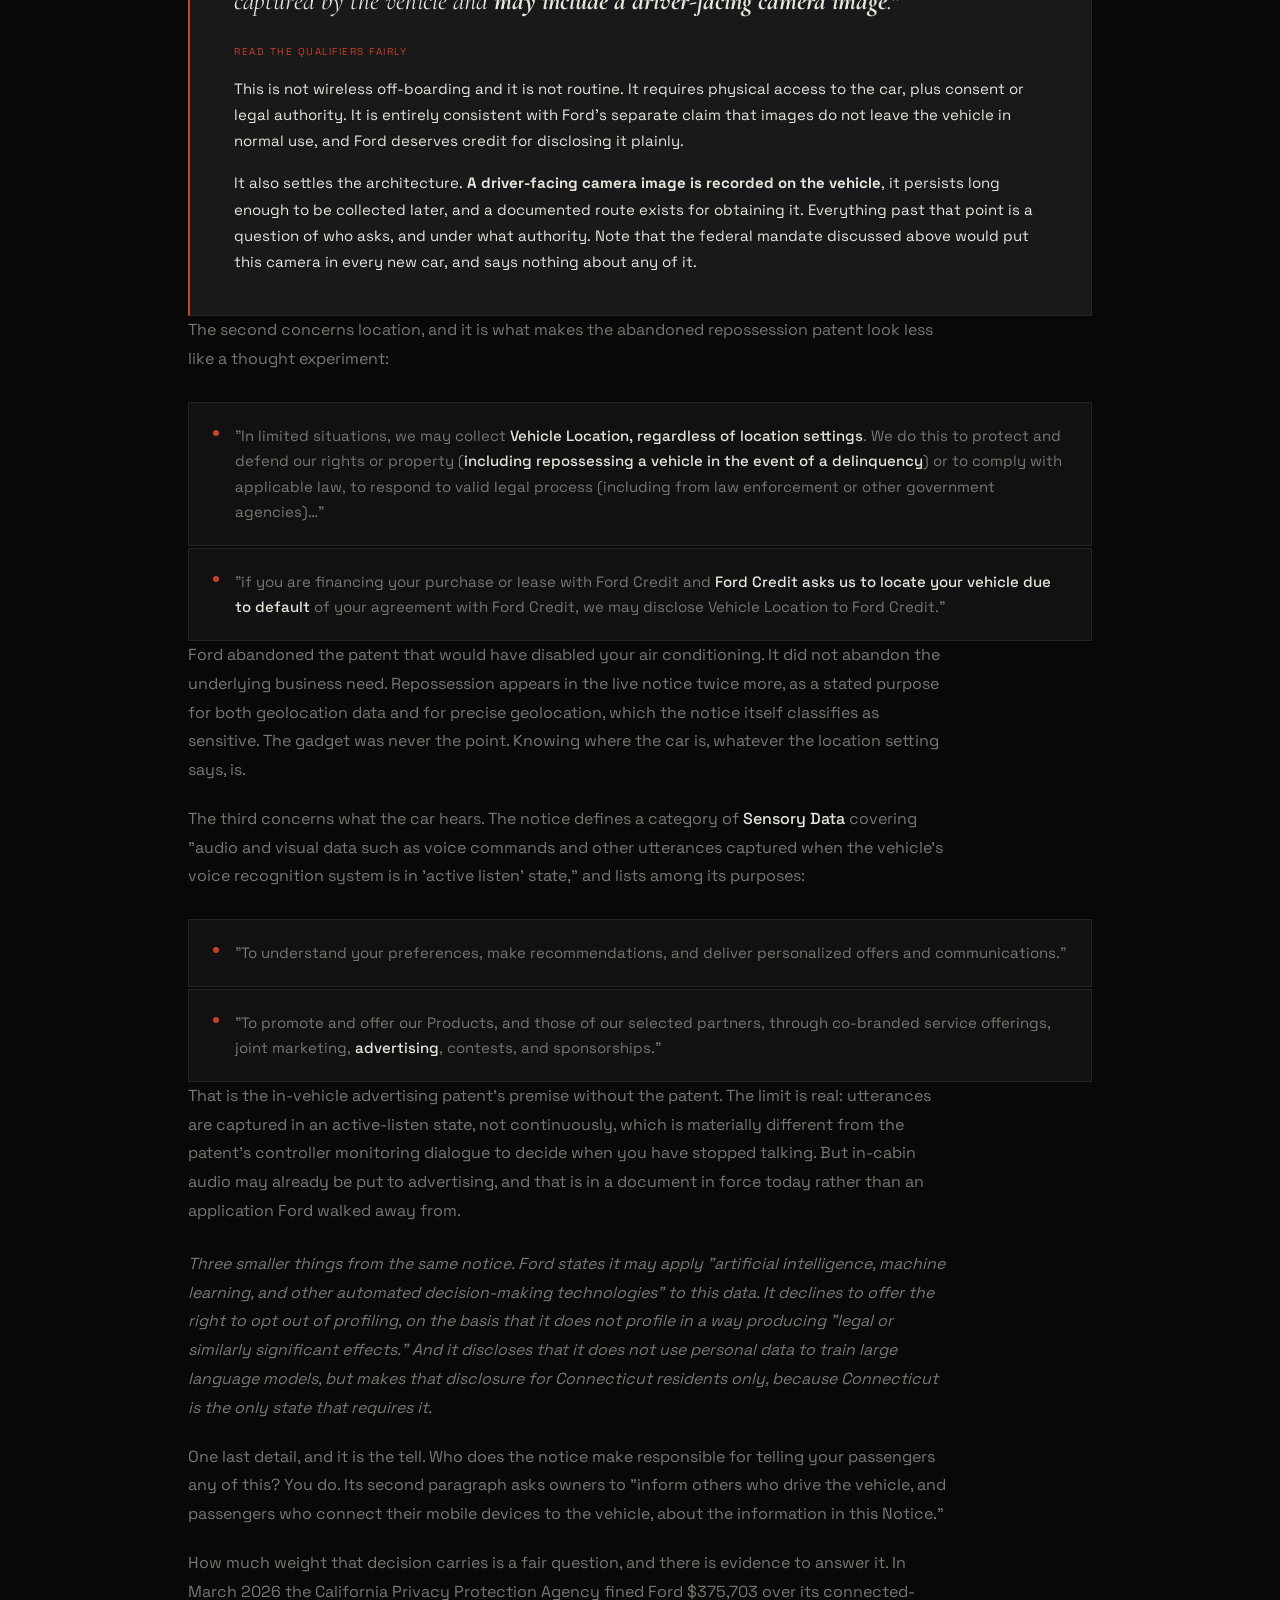
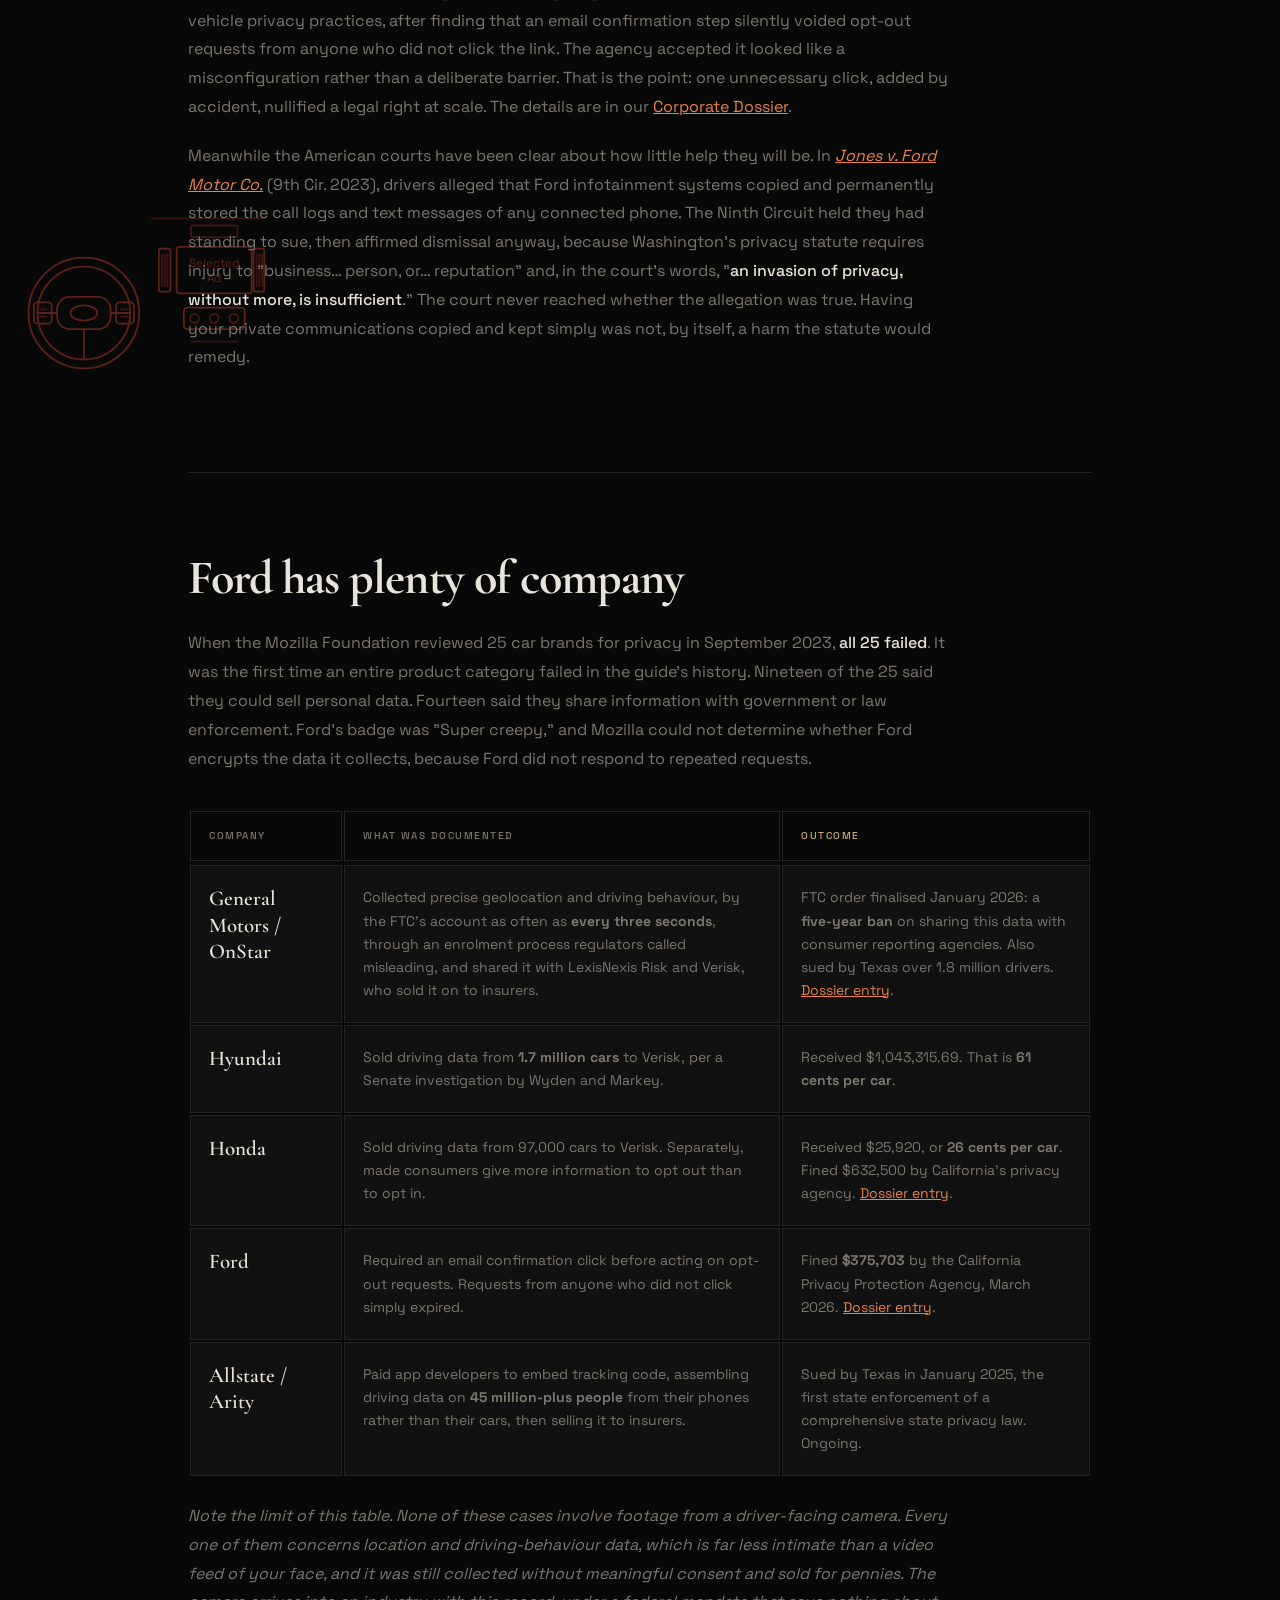
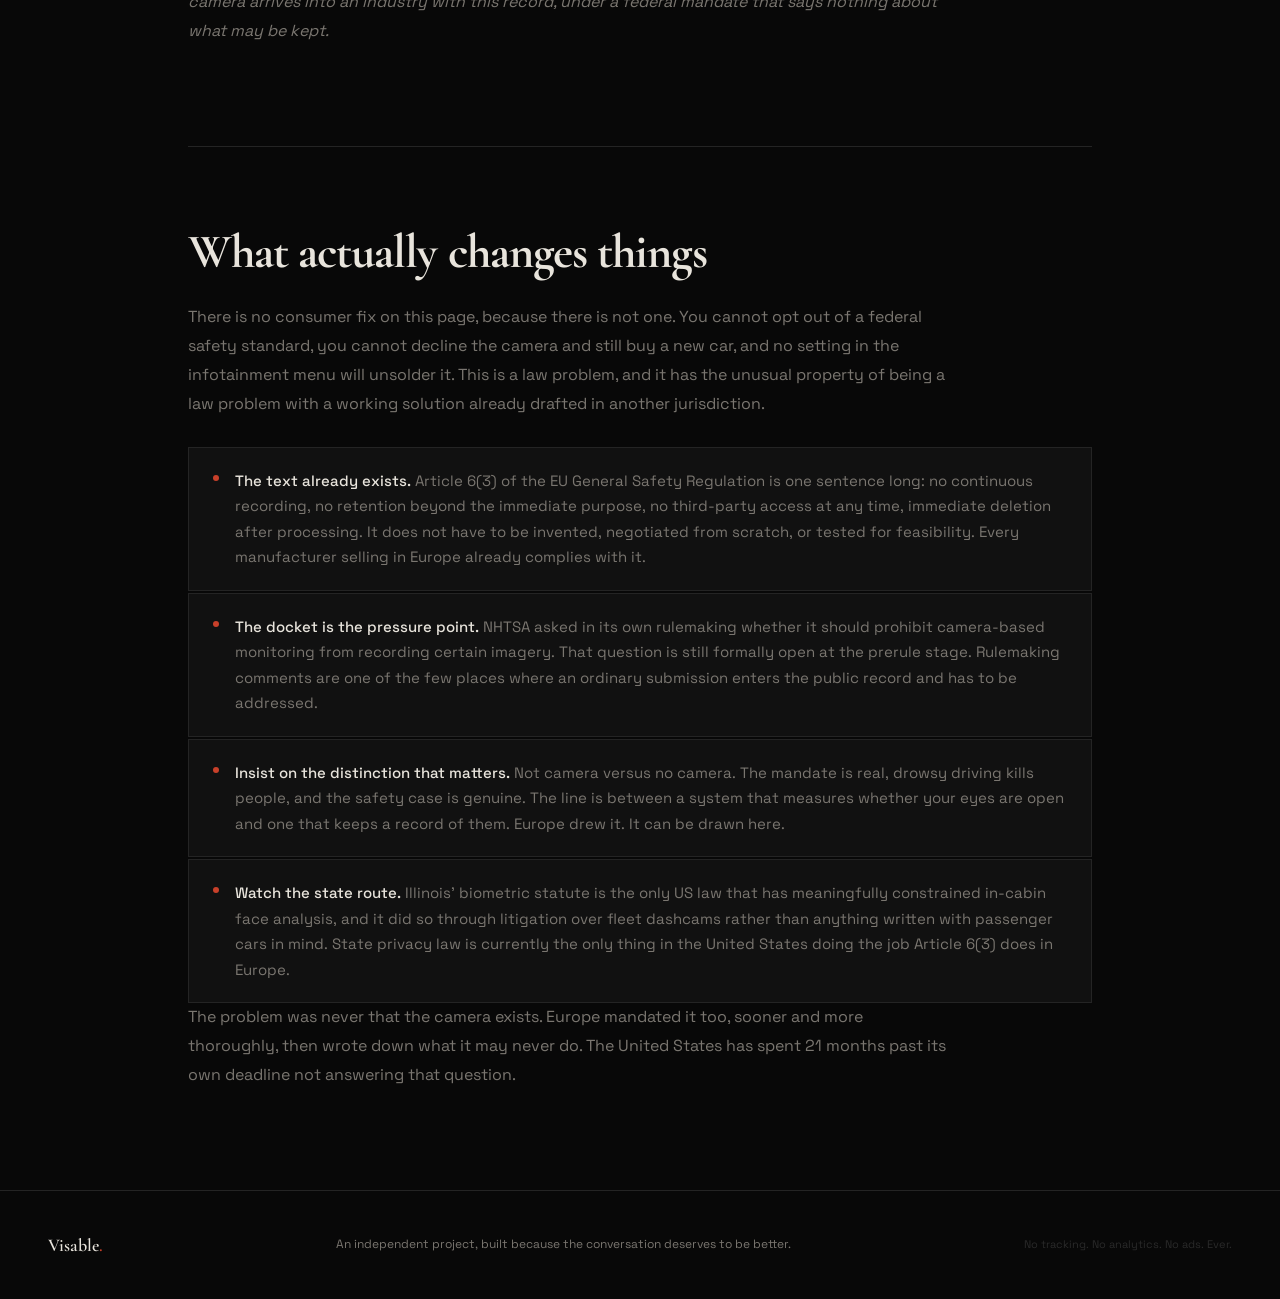
<file: cars.html>
<!DOCTYPE html>
<html lang="en">
<head>
  <meta charset="UTF-8" />
  <meta name="viewport" content="width=device-width, initial-scale=1.0" />
  <title>Your Car: The Camera Congress Ordered | Visable</title>
  <meta property="og:title" content="Your Car: The Camera Congress Ordered | Visable">
  <meta property="og:description" content="Safety law is putting a camera on the driver's face in every new car. Europe wrote down what that camera may never do. Congress did not. What Ford filed for shows why that gap matters.">
  <meta property="og:image" content="/social-share.svg">
  <meta name="twitter:image" content="/social-share.svg">
  <meta property="og:type" content="website">
  <meta property="og:site_name" content="Visable">
  <meta name="twitter:card" content="summary_large_image">
  <meta name="twitter:title" content="Your Car: The Camera Congress Ordered | Visable">
  <meta name="twitter:description" content="Safety law is putting a camera on the driver's face in every new car. Europe wrote down what that camera may never do. Congress did not. What Ford filed for shows why that gap matters.">
  <link rel="preconnect" href="https://fonts.googleapis.com">
  <link href="https://fonts.googleapis.com/css2?family=Cormorant+Garamond:ital,wght@0,400;0,600;0,700;1,400;1,600&family=Space+Grotesk:wght@300;400;500;600&display=swap" rel="stylesheet">
  <link rel="stylesheet" href="style.css">
  <link rel="icon" href="favicon.svg" type="image/svg+xml">
</head>
<body>
  <canvas id="binary-canvas" class="binary-canvas" aria-hidden="true"></canvas>

<!-- NAV -->
<nav id="nav">
  <a href="index.html" class="nav-logo">Visable<span>.</span></a>
  <button class="hamburger" id="hamburger" aria-label="Toggle menu">
    <span></span>
    <span></span>
    <span></span>
  </button>
  <ul id="nav-menu">
    <li><a href="tracker.html">Corporate Dossier</a></li>
    <li><a href="pe-tracker.html">PE Ownership</a></li>
    <li class="nav-group">
      <button type="button" class="nav-group-btn active" aria-expanded="false" aria-controls="nav-deep-dives" aria-haspopup="true">Deep Dives<span class="nav-group-caret" aria-hidden="true">&#9662;</span></button>
      <ul class="nav-submenu" id="nav-deep-dives">
        <li><a href="flock.html">Flock Cameras</a></li>
        <li><a href="graphene.html">Your Phone</a></li>
        <li><a href="cars.html" class="active">Your Car</a></li>
        <li><a href="tv.html">Your TV</a></li>
        <li><a href="palantir.html">Palantir</a></li>
        <li><a href="fog.html">Fog Data Science</a></li>
        <li><a href="age-verification.html">Your ID</a></li>
      </ul>
    </li>
    <li class="nav-group">
      <button type="button" class="nav-group-btn" aria-expanded="false" aria-controls="nav-why-how" aria-haspopup="true">Why &amp; How<span class="nav-group-caret" aria-hidden="true">&#9662;</span></button>
      <ul class="nav-submenu" id="nav-why-how">
        <li><a href="why-this-exists.html">Why This Exists</a></li>
        <li><a href="common-ground.html">Common Ground</a></li>
        <li><a href="enshittification.html">Enshittification</a></li>
        <li><a href="contribute.html">Contribute</a></li>
        <li><a href="donate.html">Donate</a></li>
      </ul>
    </li>
    <li><a href="index.html#tools" class="nav-cta">Honest Mitigation</a></li>
  </ul>
</nav>

<main class="flock-main">

  <div class="cars-dash-layer" aria-hidden="true">
    <div class="cars-dash-scene side-right dash-scene-1">
      <svg viewBox="0 0 280 250" fill="none">
      <g stroke="currentColor" stroke-width="2" stroke-linecap="round" stroke-linejoin="round">
      <!-- steering wheel -->
      <circle cx="76" cy="140" r="62" />
      <circle cx="76" cy="140" r="52" />
      <rect x="46" y="122" width="60" height="36" rx="14" />
      <ellipse cx="76" cy="140" rx="15" ry="8.5" />
      <path d="M24 140h22M106 140h22" />
      <path d="M76 158v34" />
      <rect x="20" y="128" width="20" height="24" rx="4" />
      <rect x="112" y="128" width="20" height="24" rx="4" />
      <g opacity=".65">
      <path d="M26 136h8M26 144h8" />
      <path d="M118 136h8M118 144h8" />
      </g>
      <!-- dash top edge -->
      <path d="M152 34h124" opacity=".55" />
      <!-- centre stack -->
      <rect x="196" y="42" width="52" height="13" rx="2" opacity=".65" />
      <rect x="180" y="66" width="84" height="52" rx="3" />
      <!-- vents -->
      <rect x="160" y="68" width="13" height="48" rx="2" />
      <rect x="266" y="68" width="12" height="48" rx="2" />
      <g opacity=".6">
      <path d="M163.5 74v36M166.5 74v36M169.5 74v36" />
      <path d="M269.5 74v36M272.5 74v36M275.5 74v36" />
      </g>
      <!-- controls -->
      <rect x="188" y="134" width="68" height="24" rx="4" />
      <g opacity=".7">
      <circle cx="200" cy="146" r="5" />
      <circle cx="222" cy="146" r="5" />
      <circle cx="244" cy="146" r="5" />
      </g>
      <path d="M196 172h52" opacity=".5" />
      </g>
      <g class="cars-ad-stack" text-anchor="middle" font-family="'Space Grotesk', sans-serif" font-size="13" fill="currentColor">
      <g class="ad-slot ad-slot-1"><text x="222" y="88">Selected</text><text x="222" y="105">Ad</text></g>
      <g class="ad-slot ad-slot-2"><text x="222" y="88">URGENT</text><text x="222" y="105">CARE 2 MI</text></g>
      <g class="ad-slot ad-slot-3"><text x="222" y="88">COFFEE</text><text x="222" y="105">NEXT EXIT</text></g>
      <g class="ad-slot ad-slot-4"><text x="222" y="88">HOTEL</text><text x="222" y="105">12 MILES</text></g>
      </g>
      </svg>
    </div>
    <div class="cars-dash-scene side-left dash-scene-2">
      <svg viewBox="0 0 280 250" fill="none">
      <g stroke="currentColor" stroke-width="2" stroke-linecap="round" stroke-linejoin="round">
      <!-- steering wheel -->
      <circle cx="76" cy="140" r="62" />
      <circle cx="76" cy="140" r="52" />
      <rect x="46" y="122" width="60" height="36" rx="14" />
      <ellipse cx="76" cy="140" rx="15" ry="8.5" />
      <path d="M24 140h22M106 140h22" />
      <path d="M76 158v34" />
      <rect x="20" y="128" width="20" height="24" rx="4" />
      <rect x="112" y="128" width="20" height="24" rx="4" />
      <g opacity=".65">
      <path d="M26 136h8M26 144h8" />
      <path d="M118 136h8M118 144h8" />
      </g>
      <!-- dash top edge -->
      <path d="M152 34h124" opacity=".55" />
      <!-- centre stack -->
      <rect x="196" y="42" width="52" height="13" rx="2" opacity=".65" />
      <rect x="180" y="66" width="84" height="52" rx="3" />
      <!-- vents -->
      <rect x="160" y="68" width="13" height="48" rx="2" />
      <rect x="266" y="68" width="12" height="48" rx="2" />
      <g opacity=".6">
      <path d="M163.5 74v36M166.5 74v36M169.5 74v36" />
      <path d="M269.5 74v36M272.5 74v36M275.5 74v36" />
      </g>
      <!-- controls -->
      <rect x="188" y="134" width="68" height="24" rx="4" />
      <g opacity=".7">
      <circle cx="200" cy="146" r="5" />
      <circle cx="222" cy="146" r="5" />
      <circle cx="244" cy="146" r="5" />
      </g>
      <path d="M196 172h52" opacity=".5" />
      </g>
      <g class="cars-ad-stack" text-anchor="middle" font-family="'Space Grotesk', sans-serif" font-size="13" fill="currentColor">
      <g class="ad-slot ad-slot-1"><text x="222" y="88">Selected</text><text x="222" y="105">Ad</text></g>
      <g class="ad-slot ad-slot-2"><text x="222" y="88">URGENT</text><text x="222" y="105">CARE 2 MI</text></g>
      <g class="ad-slot ad-slot-3"><text x="222" y="88">COFFEE</text><text x="222" y="105">NEXT EXIT</text></g>
      <g class="ad-slot ad-slot-4"><text x="222" y="88">HOTEL</text><text x="222" y="105">12 MILES</text></g>
      </g>
      </svg>
    </div>
    <div class="cars-dash-scene side-right dash-scene-3">
      <svg viewBox="0 0 280 250" fill="none">
      <g stroke="currentColor" stroke-width="2" stroke-linecap="round" stroke-linejoin="round">
      <!-- steering wheel -->
      <circle cx="76" cy="140" r="62" />
      <circle cx="76" cy="140" r="52" />
      <rect x="46" y="122" width="60" height="36" rx="14" />
      <ellipse cx="76" cy="140" rx="15" ry="8.5" />
      <path d="M24 140h22M106 140h22" />
      <path d="M76 158v34" />
      <rect x="20" y="128" width="20" height="24" rx="4" />
      <rect x="112" y="128" width="20" height="24" rx="4" />
      <g opacity=".65">
      <path d="M26 136h8M26 144h8" />
      <path d="M118 136h8M118 144h8" />
      </g>
      <!-- dash top edge -->
      <path d="M152 34h124" opacity=".55" />
      <!-- centre stack -->
      <rect x="196" y="42" width="52" height="13" rx="2" opacity=".65" />
      <rect x="180" y="66" width="84" height="52" rx="3" />
      <!-- vents -->
      <rect x="160" y="68" width="13" height="48" rx="2" />
      <rect x="266" y="68" width="12" height="48" rx="2" />
      <g opacity=".6">
      <path d="M163.5 74v36M166.5 74v36M169.5 74v36" />
      <path d="M269.5 74v36M272.5 74v36M275.5 74v36" />
      </g>
      <!-- controls -->
      <rect x="188" y="134" width="68" height="24" rx="4" />
      <g opacity=".7">
      <circle cx="200" cy="146" r="5" />
      <circle cx="222" cy="146" r="5" />
      <circle cx="244" cy="146" r="5" />
      </g>
      <path d="M196 172h52" opacity=".5" />
      </g>
      <g class="cars-ad-stack" text-anchor="middle" font-family="'Space Grotesk', sans-serif" font-size="13" fill="currentColor">
      <g class="ad-slot ad-slot-1"><text x="222" y="88">Selected</text><text x="222" y="105">Ad</text></g>
      <g class="ad-slot ad-slot-2"><text x="222" y="88">URGENT</text><text x="222" y="105">CARE 2 MI</text></g>
      <g class="ad-slot ad-slot-3"><text x="222" y="88">COFFEE</text><text x="222" y="105">NEXT EXIT</text></g>
      <g class="ad-slot ad-slot-4"><text x="222" y="88">HOTEL</text><text x="222" y="105">12 MILES</text></g>
      </g>
      </svg>
    </div>
    <div class="cars-dash-scene side-left dash-scene-4">
      <svg viewBox="0 0 280 250" fill="none">
      <g stroke="currentColor" stroke-width="2" stroke-linecap="round" stroke-linejoin="round">
      <!-- steering wheel -->
      <circle cx="76" cy="140" r="62" />
      <circle cx="76" cy="140" r="52" />
      <rect x="46" y="122" width="60" height="36" rx="14" />
      <ellipse cx="76" cy="140" rx="15" ry="8.5" />
      <path d="M24 140h22M106 140h22" />
      <path d="M76 158v34" />
      <rect x="20" y="128" width="20" height="24" rx="4" />
      <rect x="112" y="128" width="20" height="24" rx="4" />
      <g opacity=".65">
      <path d="M26 136h8M26 144h8" />
      <path d="M118 136h8M118 144h8" />
      </g>
      <!-- dash top edge -->
      <path d="M152 34h124" opacity=".55" />
      <!-- centre stack -->
      <rect x="196" y="42" width="52" height="13" rx="2" opacity=".65" />
      <rect x="180" y="66" width="84" height="52" rx="3" />
      <!-- vents -->
      <rect x="160" y="68" width="13" height="48" rx="2" />
      <rect x="266" y="68" width="12" height="48" rx="2" />
      <g opacity=".6">
      <path d="M163.5 74v36M166.5 74v36M169.5 74v36" />
      <path d="M269.5 74v36M272.5 74v36M275.5 74v36" />
      </g>
      <!-- controls -->
      <rect x="188" y="134" width="68" height="24" rx="4" />
      <g opacity=".7">
      <circle cx="200" cy="146" r="5" />
      <circle cx="222" cy="146" r="5" />
      <circle cx="244" cy="146" r="5" />
      </g>
      <path d="M196 172h52" opacity=".5" />
      </g>
      <g class="cars-ad-stack" text-anchor="middle" font-family="'Space Grotesk', sans-serif" font-size="13" fill="currentColor">
      <g class="ad-slot ad-slot-1"><text x="222" y="88">Selected</text><text x="222" y="105">Ad</text></g>
      <g class="ad-slot ad-slot-2"><text x="222" y="88">URGENT</text><text x="222" y="105">CARE 2 MI</text></g>
      <g class="ad-slot ad-slot-3"><text x="222" y="88">COFFEE</text><text x="222" y="105">NEXT EXIT</text></g>
      <g class="ad-slot ad-slot-4"><text x="222" y="88">HOTEL</text><text x="222" y="105">12 MILES</text></g>
      </g>
      </svg>
    </div>
  </div>


  <div class="dossier-header">
    <div class="section-label">Inside The Cabin</div>
    <h1>Congress ordered the camera.<br />It forgot <em>the rules.</em></h1>
    <p class="dossier-sub">A federal statute requires new cars to watch the driver and shut the car down. It says nothing about what may be recorded, kept, or sold. Europe mandated the same camera and wrote the limits in binding law. That gap is the story, and Ford's patent filings are what it looks like when nobody fills it.</p>
  </div>

  <div class="flock-body">

    <!-- a) THE MANDATE -->
    <section class="flock-block" aria-labelledby="mandate-h">
      <h2 id="mandate-h">What the law actually says</h2>
      <p>In November 2021, Congress passed the Infrastructure Investment and Jobs Act. Buried at <strong>Section 24220</strong> is a requirement that has nothing to do with roads and bridges. It orders the Secretary of Transportation to write a Federal Motor Vehicle Safety Standard requiring new passenger vehicles to carry "advanced drunk and impaired driving prevention technology."</p>
      <p>Read the definition the statute gives, because the first branch of it is the one that matters. Such a system is one that <a href="https://www.govinfo.gov/content/pkg/PLAW-117publ58/html/PLAW-117publ58.htm" target="_blank" rel="noopener noreferrer">can</a>:</p>
      <ul class="flock-list">
        <li><strong>"(A)(i) passively monitor the performance of a driver of a motor vehicle to accurately identify whether that driver may be impaired; and (ii) prevent or limit motor vehicle operation if an impairment is detected"</strong>; or</li>
        <li><strong>(B)</strong> passively detect blood alcohol concentration at or above the legal limit and prevent or limit operation; or</li>
        <li><strong>(C)</strong> a combination of the two.</li>
      </ul>
      <p>Branch (A) does not mention alcohol. It does not mention a breathalyzer, a touch sensor, or a steering input. It describes a system that continuously assesses the person behind the wheel and can stop the car. Congress wrote a functional requirement and left the method open, and the cheapest way to satisfy it is a camera pointed at your face.</p>
      <p>The statute set a hard deadline: a final rule <strong>not later than 15 November 2024</strong>, with compliance two to three years after that. Nothing in Section 24220 places a single condition on what the monitoring system may record, how long it may keep it, or who may ask for it.</p>
      <div class="flock-caveat">One clarification, because the internet gets this wrong constantly. "Prevent or limit motor vehicle operation" is a real disable-the-car provision and it is worth arguing about on its merits. It is <em>not</em> a remote law-enforcement kill switch. Nothing in Section 24220 gives any third party the ability to stop your vehicle. The actual problem with this law is not the one going around.</div>
    </section>

    <!-- b) WHERE THE CAMERA ENTERS -->
    <section class="flock-block" aria-labelledby="camera-h">
      <h2 id="camera-h">Where the camera enters</h2>
      <p>Congress did not specify a camera. The regulator did the specifying. In January 2024, NHTSA published an <a href="https://www.govinfo.gov/content/pkg/FR-2024-01-05/html/2023-27665.htm" target="_blank" rel="noopener noreferrer">Advance Notice of Proposed Rulemaking</a> (89 FR 830, Docket NHTSA-2022-0079) laying out how it might be done. The document is where the abstraction becomes hardware.</p>
      <p>NHTSA describes reviewing camera-based driver monitoring systems that can track "driver's eye gaze, eyelid/eye closure, pupil size, head/neck position, posture, hand/foot position, and facial emotion during the driving task." Elsewhere it lists the specific signals such a system reads:</p>
      <ul class="flock-list">
        <li><strong>Head pose</strong> and <strong>gaze activity</strong>, meaning the number and distribution of your glances.</li>
        <li><strong>PERCLOS</strong>, the percentage of time your eyes are closed.</li>
        <li><strong>Blink speed</strong> and <strong>eye closure duration</strong>.</li>
        <li><strong>Yawns and other facial expressions.</strong></li>
      </ul>
      <p>To establish that this is not speculative, NHTSA cites systems already on the road. In a footnote supporting its point about camera-based monitoring in vehicles with Level 2 automation, it names four by name, and one of them is <strong>Ford BlueCruise</strong>. The regulator's own document treats Ford's shipping hardware as the proof that the sensing platform already exists.</p>
      <p>Then, in its section on privacy, NHTSA asks the public a question that gives the game away:</p>
      <div class="myth-card">
        <div class="myth-quote">"Are there strategies or requirements (e.g., prohibitions on camera-based DMS from recording certain types of imagery) to protect privacy?"</div>
        <div class="myth-reframe-label">What that means</div>
        <p>The agency charged with writing this standard is asking whether it should perhaps consider prohibiting the camera from recording. Not how to enforce such a prohibition. Whether to have one at all. That question was posed in January 2024 and the comment period closed that March.</p>
        <p>It has not been answered. As of August 2026 the rulemaking is roughly <strong>21 months past its statutory deadline</strong>. No proposed rule has issued. The government's own <a href="https://www.reginfo.gov/public/do/eAgendaViewRule?pubId=202510&amp;RIN=2127-AM50" target="_blank" rel="noopener noreferrer">Unified Agenda</a> still lists it at the <strong>prerule stage</strong>, and the only scheduled next action is "analyzing comments" in October 2026.</p>
      </div>
      <p>The rulemaking has not been withdrawn, and NHTSA is still doing work on it: a <a href="https://www.govinfo.gov/content/pkg/FR-2026-07-28/html/2026-15189.htm" target="_blank" rel="noopener noreferrer">notice published in July 2026</a> covers research into the dashboard warning light such a system would use, including driving-simulator studies with participants dosed to roughly the legal limit. The mandate is alive. The rules about the data are not.</p>
      <div class="cars-divider-screen cam-right" aria-hidden="true">
        <svg viewBox="0 0 88 52" fill="none">
          <g stroke="currentColor" stroke-width="1.5" stroke-linecap="round" stroke-linejoin="round">
            <rect x="8" y="6" width="72" height="40" rx="3" />
            <path d="M30 50h28" />
            <path d="M44 46v4" />
          </g>
          <g class="cars-ad-stack" text-anchor="middle" font-family="'Space Grotesk', sans-serif" font-size="9" fill="currentColor">
            <g class="ad-slot ad-slot-1"><text x="44" y="24">Selected</text><text x="44" y="36">Ad</text></g>
            <g class="ad-slot ad-slot-2"><text x="44" y="24">URGENT</text><text x="44" y="36">CARE 2 MI</text></g>
            <g class="ad-slot ad-slot-3"><text x="44" y="24">COFFEE</text><text x="44" y="36">NEXT EXIT</text></g>
            <g class="ad-slot ad-slot-4"><text x="44" y="24">HOTEL</text><text x="44" y="36">12 MILES</text></g>
          </g>
        </svg>
      </div>
    </section>

    <!-- c) EUROPE ANSWERED FIRST -->
    <section class="flock-block" aria-labelledby="eu-h">
      <h2 id="eu-h">Europe answered that question first</h2>
      <p>The European Union mandated the same hardware, earlier, and more comprehensively. <a href="https://eur-lex.europa.eu/legal-content/EN/TXT/HTML/?uri=CELEX:32019R2144" target="_blank" rel="noopener noreferrer">Regulation (EU) 2019/2144</a>, the General Safety Regulation, requires every new car to carry intelligent speed assistance, an event data recorder, a standardised interface for fitting an aftermarket alcohol interlock, and two systems that watch the driver directly:</p>
      <ul class="flock-list">
        <li><strong>Driver Drowsiness and Attention Warning (DDAW)</strong>, required on every new car sold in the EU since <strong>7 July 2024</strong>.</li>
        <li><strong>Advanced Driver Distraction Warning (ADDW)</strong>, required on every new car sold since <strong>7 July 2026</strong>.</li>
      </ul>
      <p>So Europe is further along than the United States, not behind it. The difference is what came attached. Article 6(3) of that regulation is binding law, and it reads:</p>
      <div class="myth-card">
        <div class="myth-quote">"Driver drowsiness and attention warning and advanced driver distraction warning systems shall be designed in such a way that those systems do not continuously record nor retain any data other than what is necessary&hellip; Furthermore, those data shall not be accessible or made available to third parties at any time and shall be immediately deleted after processing."</div>
        <div class="myth-reframe-label">Read that again</div>
        <p><strong>Not accessible to third parties at any time. Immediately deleted after processing.</strong> That is a type-approval requirement, not a policy or a setting or a line in a privacy notice. A car that fails it cannot be sold.</p>
      </div>
      <p>The detailed rules go further. The <a href="https://eur-lex.europa.eu/eli/reg_del/2023/2590/oj/eng" target="_blank" rel="noopener noreferrer">delegated regulation governing distraction warning</a> is explicit that a camera is expected, and equally explicit about its limit: the requirement "does not forbid the ADDW system to use data from the camera(s) equipped in the vehicle, it forbids the identification of the person by the ADDW system." The <a href="https://eur-lex.europa.eu/legal-content/EN/TXT/HTML/?uri=CELEX:32021R1341" target="_blank" rel="noopener noreferrer">drowsiness regulation</a> says the system "shall function in normal operation mode without the use of biometric information, including facial recognition, of any vehicle occupants." The parent regulation separately bars event data recorders from storing anything that could identify the vehicle or its owner.</p>
      <p>That is a coherent position, and it has a name: <strong>surveil the function, not the person.</strong> The camera may measure whether eyes are open. It may not work out whose eyes they are, it may not keep the footage, and it may never hand it to anyone else. Whatever else one thinks of European regulation, somebody sat down and answered the question NHTSA is still asking.</p>
    </section>

    <!-- d) THE BODY THAT ACTUALLY SETS THE RULES -->
    <section class="flock-block" aria-labelledby="ncap-h">
      <h2 id="ncap-h">The rules are set by a body no one voted for</h2>
      <p>There is a third actor here, and it is neither Congress nor the European Commission. <strong>Euro NCAP</strong> is a private consumer-testing programme. It cannot compel anything. But a rating below five stars is commercially unacceptable in Europe, so its protocols function as a mandate that no one voted on.</p>
      <p>Its <a href="https://cdn.euroncap.com/cars/assets/euro_ncap_protocol_safe_driving_driver_engagement_v11_a30e874152.pdf" target="_blank" rel="noopener noreferrer">2026 driver engagement protocol</a> awards 30 points for driver monitoring, scoring separately for long distraction, short distraction, phone use, impairment, microsleep, sleep, and unresponsiveness. To score at all, a system must meet conditions stated in the protocol itself:</p>
      <ul class="flock-list">
        <li>The system "<strong>shall be default ON at the start of every journey</strong> and deactivation of the system shall not be possible with a momentary single push on a button."</li>
        <li>"The driver state detection <strong>sensitivity shall not be manually adjustable</strong>."</li>
      </ul>
      <p>A separate <a href="https://cdn.euroncap.com/cars/assets/euro_ncap_protocol_safe_driving_occupant_monitoring_v11_ebc73d0a10.pdf" target="_blank" rel="noopener noreferrer">occupant monitoring protocol</a> adds 30 more points for detecting seatbelt routing, rear seat occupancy and occupant classification, and requires child presence detection by "direct sensing," which it defines as detecting a human in the vehicle "by means of tracking <strong>heartbeat, respiration, movement</strong>, or any other sign of life."</p>
      <p>Sit with where that comes from. The strictest requirement that your car sense the people inside it, always on, not adjustable, not easily disabled, comes from a testing body accountable to no electorate. It is in no statute. There is no comment period, and no one to vote out.</p>
      <div class="cars-divider-screen cam-left" aria-hidden="true">
        <svg viewBox="0 0 88 52" fill="none">
          <g stroke="currentColor" stroke-width="1.5" stroke-linecap="round" stroke-linejoin="round">
            <rect x="8" y="6" width="72" height="40" rx="3" />
            <path d="M30 50h28" />
            <path d="M44 46v4" />
          </g>
          <g class="cars-ad-stack" text-anchor="middle" font-family="'Space Grotesk', sans-serif" font-size="9" fill="currentColor">
            <g class="ad-slot ad-slot-1"><text x="44" y="24">Selected</text><text x="44" y="36">Ad</text></g>
            <g class="ad-slot ad-slot-2"><text x="44" y="24">URGENT</text><text x="44" y="36">CARE 2 MI</text></g>
            <g class="ad-slot ad-slot-3"><text x="44" y="24">COFFEE</text><text x="44" y="36">NEXT EXIT</text></g>
            <g class="ad-slot ad-slot-4"><text x="44" y="24">HOTEL</text><text x="44" y="36">12 MILES</text></g>
          </g>
        </svg>
      </div>
    </section>

    <!-- e) WHAT FORD FILED FOR -->
    <section class="flock-block" aria-labelledby="patents-h">
      <h2 id="patents-h">What Ford filed for</h2>
      <p>Care matters here. Ford Global Technologies is Ford's patent-holding subsidiary and it files applications in the low thousands per year. A published application discloses an idea, nothing more. It is not a product, a roadmap, or evidence that anyone intends to ship it. Ford's standard response to coverage of these filings is fair, and worth quoting: "The ideas described within a patent application should not be viewed as an indication of our business or product plans."</p>
      <p>Several of the documents below were also <strong>abandoned</strong>, meaning Ford stopped paying to pursue them. That does not make them meaningless. It makes them evidence of what Ford's engineers thought was worth claiming, which is a narrower and more honest thing to say than most coverage has said.</p>
      <div class="hm-table-wrap">
        <table class="hm-table">
          <caption class="visually-hidden">Ford patent filings relating to in-cabin sensing, listed with legal status, dates and what each document actually discloses.</caption>
          <thead>
            <tr>
              <th scope="col">Document</th>
              <th scope="col">Status</th>
              <th scope="col">What it actually discloses</th>
            </tr>
          </thead>
          <tbody>
            <tr>
              <th scope="row" data-label="Document"><a href="https://patents.google.com/patent/US11751784B2/en" target="_blank" rel="noopener noreferrer">US 11,751,784 B2</a><br />Detecting drowsiness in a driver</th>
              <td data-label="Status"><span class="hm-cadence hm-ongoing">Granted</span> Filed 18 Mar 2020, granted 12 Sep 2023</td>
              <td data-label="What it actually discloses">The strongest document here, and the one nobody covered. It combines "a camera directed upon the driver's eyes" with a motor cortex signal from a brain activity monitoring element which "can be <strong>a cortical implant</strong>, for example," and from the two it "<strong>assigns a sleep risk score</strong>." A camera on your eyes, a signal from your brain, and a number about you at the end of it. This one is granted and in force.</td>
            </tr>
            <tr>
              <th scope="row" data-label="Document"><a href="https://patents.google.com/patent/US20240289844A1/en" target="_blank" rel="noopener noreferrer">US 2024/0289844 A1</a><br />In-vehicle advertisement presentation</th>
              <td data-label="Status"><span class="hm-cadence hm-once">Application, abandoned</span> Published 29 Aug 2024</td>
              <td data-label="What it actually discloses">The controller "may monitor user dialogue to detect when individuals are in a conversation," and "when the individuals are not in conversation, <strong>the number of ads presented can be increased</strong>." It determines who is present "from <strong>in-cabin cameras, voice signatures, or other means</strong>" and tailors accordingly, distinguishing a "long drive versus trip to <strong>medical care facility</strong>." Stated goal: "maximized or optimized opportunities for ads-based monetization." The word <em>privacy</em> does not appear anywhere in the document.</td>
            </tr>
            <tr>
              <th scope="row" data-label="Document"><a href="https://patents.google.com/patent/US20230055958A1/en" target="_blank" rel="noopener noreferrer">US 2023/0055958 A1</a><br />Systems and methods to repossess a vehicle</th>
              <td data-label="Status"><span class="hm-cadence hm-once">Application, abandoned</span> Filed 20 Aug 2021, published 23 Feb 2023</td>
              <td data-label="What it actually discloses">Escalating punishment for missed payments. An audio component set to "emit an <strong>incessant and unpleasant sound</strong> every time the owner is present in the vehicle." Then disabling cruise control, windows and seats, which "may cause a certain level of discomfort." Then "<strong>the air conditioning system</strong>" and the door locks, for "an additional level of discomfort." Then a lockout preventing entry to the cabin. Then, for autonomous vehicles, driving itself "from the premises of the owner" to a repossession agency, an impound lot, or a junkyard.</td>
            </tr>
            <tr>
              <th scope="row" data-label="Document"><a href="https://patents.google.com/patent/US20240239352A1/en" target="_blank" rel="noopener noreferrer">US 2024/0239352 A1</a><br />Detecting speeding violations</th>
              <td data-label="Status"><span class="hm-cadence hm-once">Application, abandoned</span> Filed 12 Jan 2023, published 18 Jul 2024</td>
              <td data-label="What it actually discloses">Widely reported as your Ford reporting you to the police. That is not what it says. The abstract scopes it to "a first vehicle (<strong>a law-enforcement vehicle</strong>, for example)": radar finds a speeding car, lidar narrows onto it, a camera captures an image, and the record "may be transmitted to another law-enforcement vehicle&hellip; and/or to an <strong>Internet-of-Things roadside unit for tracking</strong> the second vehicle." Ford says it is meant for the Police Interceptor, and the document supports that.</td>
            </tr>
          </tbody>
        </table>
      </div>
      <p>Two corrections that most coverage of these filings got wrong, and that this page will not repeat.</p>
      <ul class="flock-list">
        <li><strong>The repossession patent's cameras are not pointed at you.</strong> The document is specific: one camera "is arranged to capture images of objects located <em>in front of</em> the vehicle," another captures objects "located <em>behind</em> the vehicle." Their job is checking whether the car can drive itself out of your garage. A separate clause uses them to detect a medical emergency and lift the lockout. A car that drives itself to the impound lot is troubling enough without inventing a driver-facing camera that is not in the text.</li>
        <li><strong>The speeding patent is a police-car patent.</strong> The fair criticism is narrower: the application never states the technology is limited to law-enforcement vehicles, and the boundary between "police car" and "any car" is a policy line rather than a hardware one. The roadside tracking units it describes are the same infrastructure documented on our <a href="flock.html">page about Flock cameras</a>.</li>
      </ul>
    </section>

    <!-- f) WHAT IS ALREADY TRUE -->
    <section class="flock-block" aria-labelledby="today-h">
      <h2 id="today-h">What is already true, with no patent required</h2>
      <p>Ford BlueCruise ships today with a driver-facing camera and infrared illuminators that track eye gaze and head position. This is not a filing. It is in the car, and NHTSA cites it by name as a working example of the sensing platform a future federal standard could ride on.</p>
      <p>Ford's position is that the camera is active only while the hands-free system is engaged, and that no images or video leave the vehicle in normal use. Take that at face value. It is a reasonable design and, if accurate, a better one than the law requires of Ford in the United States. Note precisely what it is: <strong>a policy, not an architecture.</strong> The camera is installed. The compute is installed. What governs the footage is a company's current decision about what to do with it.</p>

      <h3>What Ford's own privacy notice says</h3>
      <p>Ford's <a href="https://www.ford.com/help/privacy/" target="_blank" rel="noopener noreferrer">US Privacy Notice</a>, effective 1 July 2026, is a more useful document than any of the patent filings, because it describes what the company does rather than what it once considered. Three passages bear on this page.</p>
      <p>The first settles the question the patents only gesture at. A driver-facing image exists, and there is a process for obtaining it:</p>
      <div class="myth-card">
        <div class="myth-quote">"Ford may also, in limited situations, and with proper consent or legal or regulatory authority such as a safety investigation, collect or obtain data that has been recorded on the vehicle through physical access to the vehicle. This may include data generated or captured by the vehicle and <strong>may include a driver-facing camera image</strong>."</div>
        <div class="myth-reframe-label">Read the qualifiers fairly</div>
        <p>This is not wireless off-boarding and it is not routine. It requires physical access to the car, plus consent or legal authority. It is entirely consistent with Ford's separate claim that images do not leave the vehicle in normal use, and Ford deserves credit for disclosing it plainly.</p>
        <p>It also settles the architecture. <strong>A driver-facing camera image is recorded on the vehicle</strong>, it persists long enough to be collected later, and a documented route exists for obtaining it. Everything past that point is a question of who asks, and under what authority. Note that the federal mandate discussed above would put this camera in every new car, and says nothing about any of it.</p>
      </div>
      <p>The second concerns location, and it is what makes the abandoned repossession patent look less like a thought experiment:</p>
      <ul class="flock-list">
        <li>"In limited situations, we may collect <strong>Vehicle Location, regardless of location settings</strong>. We do this to protect and defend our rights or property (<strong>including repossessing a vehicle in the event of a delinquency</strong>) or to comply with applicable law, to respond to valid legal process (including from law enforcement or other government agencies)&hellip;"</li>
        <li>"if you are financing your purchase or lease with Ford Credit and <strong>Ford Credit asks us to locate your vehicle due to default</strong> of your agreement with Ford Credit, we may disclose Vehicle Location to Ford Credit."</li>
      </ul>
      <p>Ford abandoned the patent that would have disabled your air conditioning. It did not abandon the underlying business need. Repossession appears in the live notice twice more, as a stated purpose for both geolocation data and for precise geolocation, which the notice itself classifies as sensitive. The gadget was never the point. Knowing where the car is, whatever the location setting says, is.</p>
      <p>The third concerns what the car hears. The notice defines a category of <strong>Sensory Data</strong> covering "audio and visual data such as voice commands and other utterances captured when the vehicle's voice recognition system is in 'active listen' state," and lists among its purposes:</p>
      <ul class="flock-list">
        <li>"To understand your preferences, make recommendations, and deliver personalized offers and communications."</li>
        <li>"To promote and offer our Products, and those of our selected partners, through co-branded service offerings, joint marketing, <strong>advertising</strong>, contests, and sponsorships."</li>
      </ul>
      <p>That is the in-vehicle advertising patent's premise without the patent. The limit is real: utterances are captured in an active-listen state, not continuously, which is materially different from the patent's controller monitoring dialogue to decide when you have stopped talking. But in-cabin audio may already be put to advertising, and that is in a document in force today rather than an application Ford walked away from.</p>
      <p class="flock-caveat">Three smaller things from the same notice. Ford states it may apply "artificial intelligence, machine learning, and other automated decision-making technologies" to this data. It declines to offer the right to opt out of profiling, on the basis that it does not profile in a way producing "legal or similarly significant effects." And it discloses that it does not use personal data to train large language models, but makes that disclosure for Connecticut residents only, because Connecticut is the only state that requires it.</p>
      <p>One last detail, and it is the tell. Who does the notice make responsible for telling your passengers any of this? You do. Its second paragraph asks owners to "inform others who drive the vehicle, and passengers who connect their mobile devices to the vehicle, about the information in this Notice."</p>
      <p>How much weight that decision carries is a fair question, and there is evidence to answer it. In March 2026 the California Privacy Protection Agency fined Ford $375,703 over its connected-vehicle privacy practices, after finding that an email confirmation step silently voided opt-out requests from anyone who did not click the link. The agency accepted it looked like a misconfiguration rather than a deliberate barrier. That is the point: one unnecessary click, added by accident, nullified a legal right at scale. The details are in our <a href="tracker.html?company=Ford%20Motor%20Company">Corporate Dossier</a>.</p>
      <p>Meanwhile the American courts have been clear about how little help they will be. In <a href="https://cdn.ca9.uscourts.gov/datastore/opinions/2023/10/27/22-35447.pdf" target="_blank" rel="noopener noreferrer"><em>Jones v. Ford Motor Co.</em></a> (9th Cir. 2023), drivers alleged that Ford infotainment systems copied and permanently stored the call logs and text messages of any connected phone. The Ninth Circuit held they had standing to sue, then affirmed dismissal anyway, because Washington's privacy statute requires injury to "business&hellip; person, or&hellip; reputation" and, in the court's words, "<strong>an invasion of privacy, without more, is insufficient</strong>." The court never reached whether the allegation was true. Having your private communications copied and kept simply was not, by itself, a harm the statute would remedy.</p>
    </section>

    <!-- g) THE INDUSTRY -->
    <section class="flock-block" aria-labelledby="industry-h">
      <h2 id="industry-h">Ford has plenty of company</h2>
      <p>When the Mozilla Foundation reviewed 25 car brands for privacy in September 2023, <strong>all 25 failed</strong>. It was the first time an entire product category failed in the guide's history. Nineteen of the 25 said they could sell personal data. Fourteen said they share information with government or law enforcement. Ford's badge was "Super creepy," and Mozilla could not determine whether Ford encrypts the data it collects, because Ford did not respond to repeated requests.</p>
      <div class="hm-table-wrap">
        <table class="hm-table">
          <caption class="visually-hidden">Documented enforcement actions and disclosures involving automaker data practices.</caption>
          <thead>
            <tr>
              <th scope="col">Company</th>
              <th scope="col">What was documented</th>
              <th scope="col">Outcome</th>
            </tr>
          </thead>
          <tbody>
            <tr>
              <th scope="row" data-label="Company">General Motors / OnStar</th>
              <td data-label="What was documented">Collected precise geolocation and driving behaviour, by the FTC's account as often as <strong>every three seconds</strong>, through an enrolment process regulators called misleading, and shared it with LexisNexis Risk and Verisk, who sold it on to insurers.</td>
              <td data-label="Outcome">FTC order finalised January 2026: a <strong>five-year ban</strong> on sharing this data with consumer reporting agencies. Also sued by Texas over 1.8 million drivers. <a href="tracker.html?company=General%20Motors%20%2F%20OnStar">Dossier entry</a>.</td>
            </tr>
            <tr>
              <th scope="row" data-label="Company">Hyundai</th>
              <td data-label="What was documented">Sold driving data from <strong>1.7 million cars</strong> to Verisk, per a Senate investigation by Wyden and Markey.</td>
              <td data-label="Outcome">Received $1,043,315.69. That is <strong>61 cents per car</strong>.</td>
            </tr>
            <tr>
              <th scope="row" data-label="Company">Honda</th>
              <td data-label="What was documented">Sold driving data from 97,000 cars to Verisk. Separately, made consumers give more information to opt out than to opt in.</td>
              <td data-label="Outcome">Received $25,920, or <strong>26 cents per car</strong>. Fined $632,500 by California's privacy agency. <a href="tracker.html?company=American%20Honda%20Motor%20Co.">Dossier entry</a>.</td>
            </tr>
            <tr>
              <th scope="row" data-label="Company">Ford</th>
              <td data-label="What was documented">Required an email confirmation click before acting on opt-out requests. Requests from anyone who did not click simply expired.</td>
              <td data-label="Outcome">Fined <strong>$375,703</strong> by the California Privacy Protection Agency, March 2026. <a href="tracker.html?company=Ford%20Motor%20Company">Dossier entry</a>.</td>
            </tr>
            <tr>
              <th scope="row" data-label="Company">Allstate / Arity</th>
              <td data-label="What was documented">Paid app developers to embed tracking code, assembling driving data on <strong>45 million-plus people</strong> from their phones rather than their cars, then selling it to insurers.</td>
              <td data-label="Outcome">Sued by Texas in January 2025, the first state enforcement of a comprehensive state privacy law. Ongoing.</td>
            </tr>
          </tbody>
        </table>
      </div>
      <p class="flock-caveat">Note the limit of this table. None of these cases involve footage from a driver-facing camera. Every one of them concerns location and driving-behaviour data, which is far less intimate than a video feed of your face, and it was still collected without meaningful consent and sold for pennies. The camera arrives into an industry with this record, under a federal mandate that says nothing about what may be kept.</p>
    </section>

    <!-- h) WHAT CHANGES THINGS -->
    <section class="flock-block" aria-labelledby="civic-h">
      <h2 id="civic-h">What actually changes things</h2>
      <p>There is no consumer fix on this page, because there is not one. You cannot opt out of a federal safety standard, you cannot decline the camera and still buy a new car, and no setting in the infotainment menu will unsolder it. This is a law problem, and it has the unusual property of being a law problem with a working solution already drafted in another jurisdiction.</p>
      <ul class="flock-list">
        <li><strong>The text already exists.</strong> Article 6(3) of the EU General Safety Regulation is one sentence long: no continuous recording, no retention beyond the immediate purpose, no third-party access at any time, immediate deletion after processing. It does not have to be invented, negotiated from scratch, or tested for feasibility. Every manufacturer selling in Europe already complies with it.</li>
        <li><strong>The docket is the pressure point.</strong> NHTSA asked in its own rulemaking whether it should prohibit camera-based monitoring from recording certain imagery. That question is still formally open at the prerule stage. Rulemaking comments are one of the few places where an ordinary submission enters the public record and has to be addressed.</li>
        <li><strong>Insist on the distinction that matters.</strong> Not camera versus no camera. The mandate is real, drowsy driving kills people, and the safety case is genuine. The line is between a system that measures whether your eyes are open and one that keeps a record of them. Europe drew it. It can be drawn here.</li>
        <li><strong>Watch the state route.</strong> Illinois' biometric statute is the only US law that has meaningfully constrained in-cabin face analysis, and it did so through litigation over fleet dashcams rather than anything written with passenger cars in mind. State privacy law is currently the only thing in the United States doing the job Article 6(3) does in Europe.</li>
      </ul>
      <p>The problem was never that the camera exists. Europe mandated it too, sooner and more thoroughly, then wrote down what it may never do. The United States has spent 21 months past its own deadline not answering that question.</p>
    </section>

  </div>
</main>

<footer class="site-footer">
  <div class="logo">Visable<span>.</span></div>
  <p>An independent project, built because the conversation deserves to be better.</p>
  <p style="color: #2a2a2a; font-size: 11px;">No tracking. No analytics. No ads. Ever.</p>
</footer>

<script src="binary-background.js"></script>
<script src="main.js"></script>
</body>
</html>
</file>
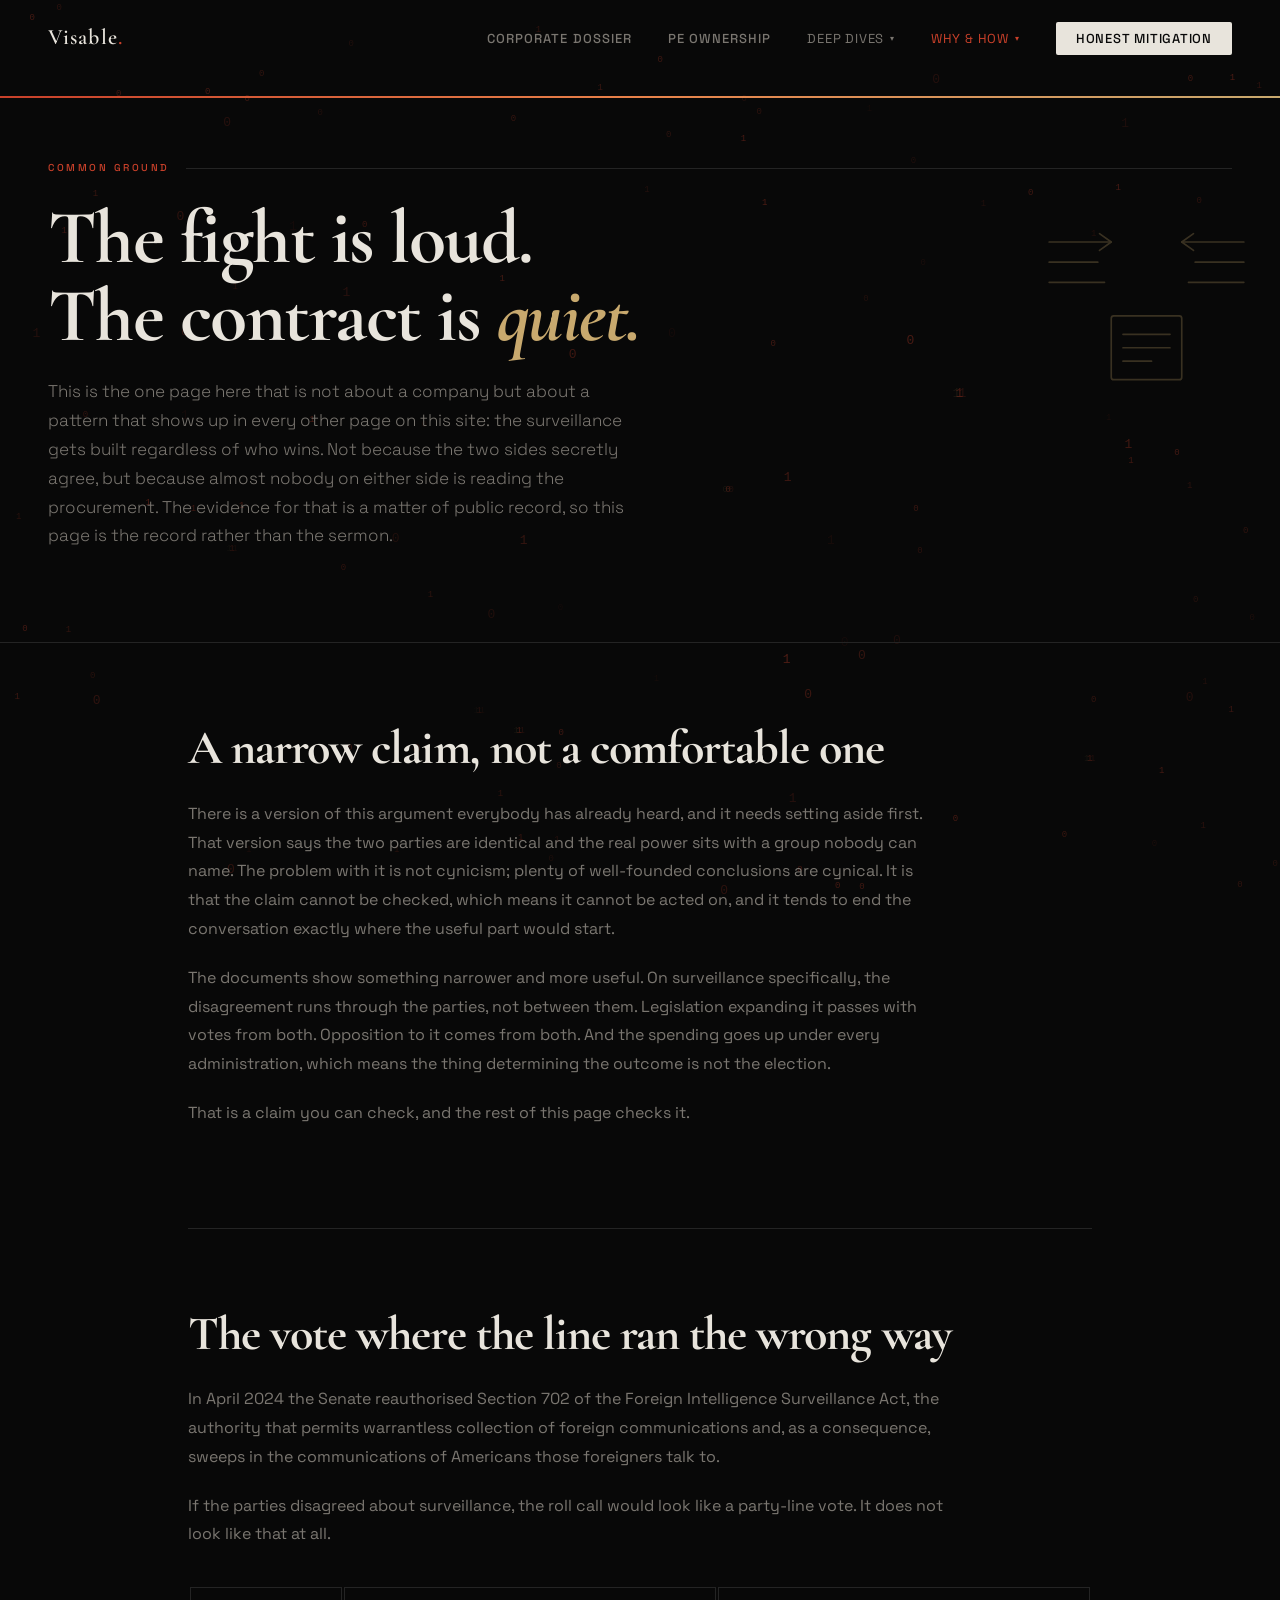
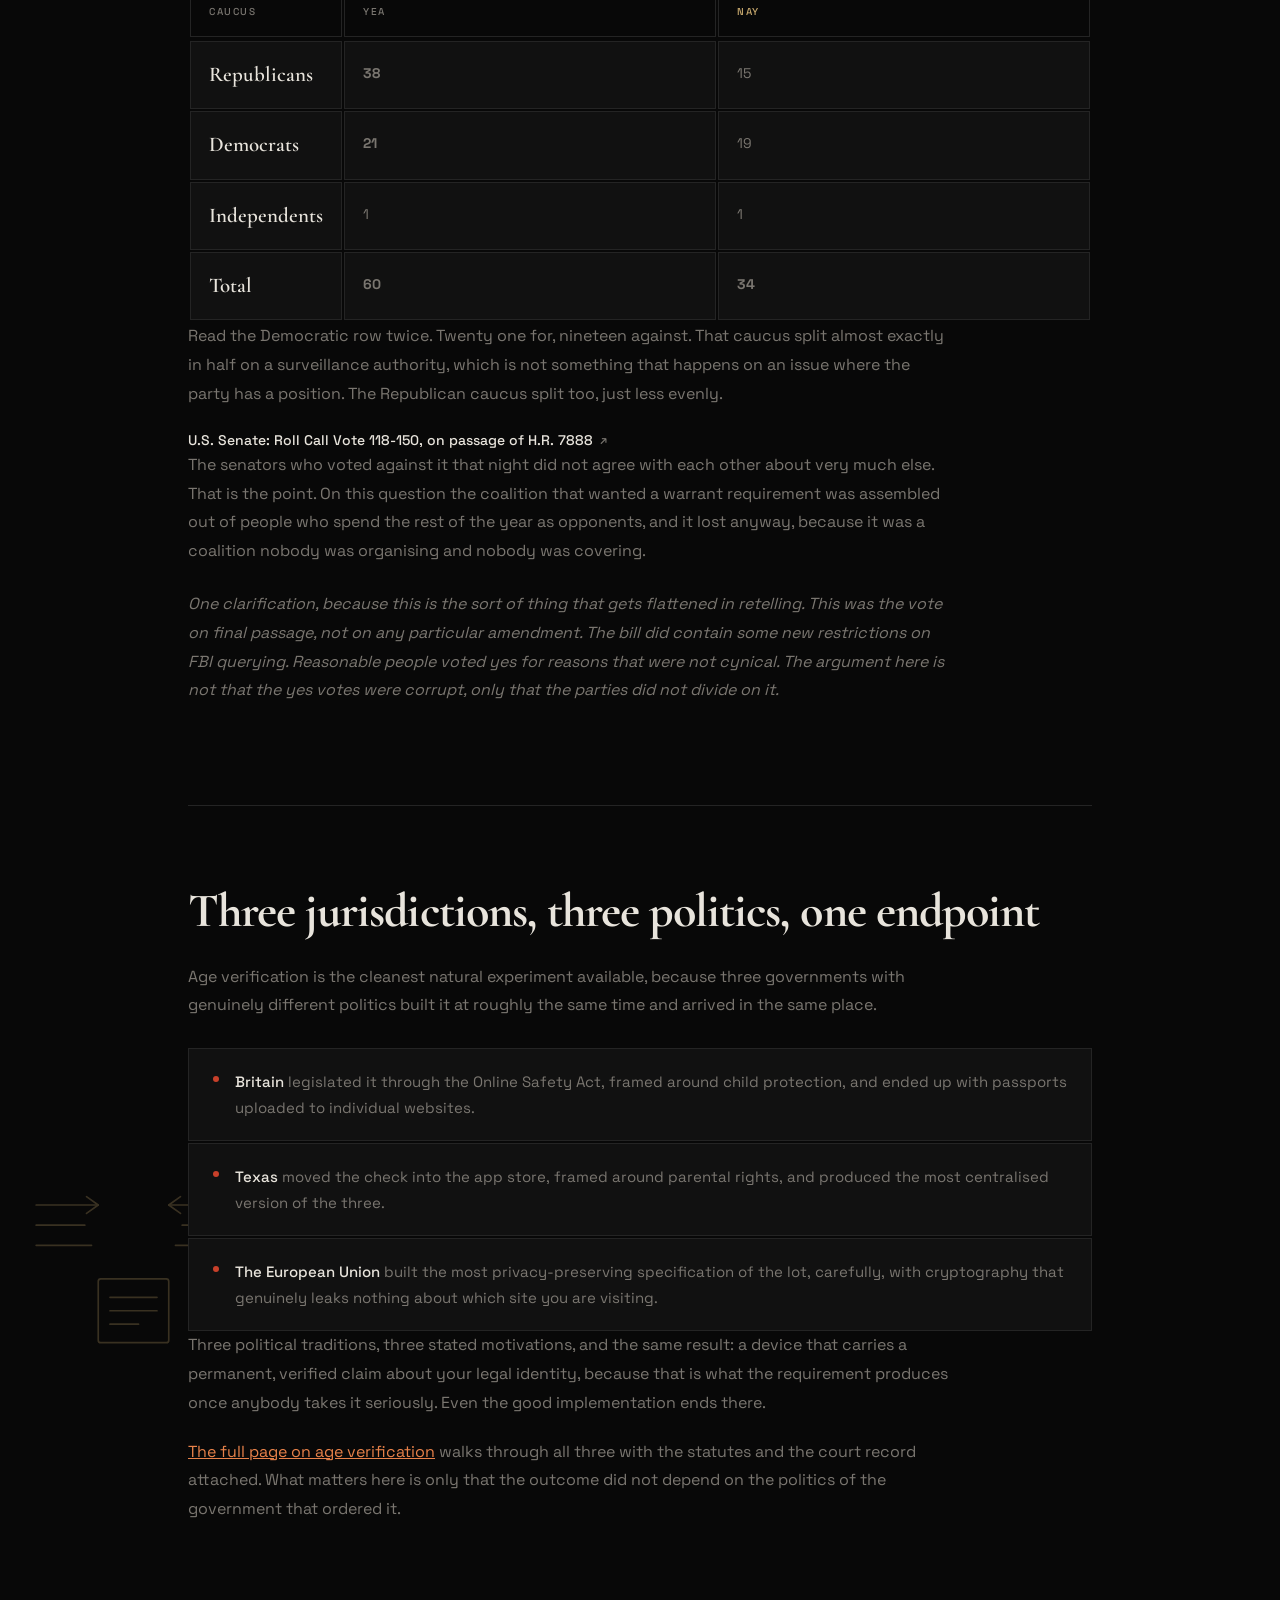
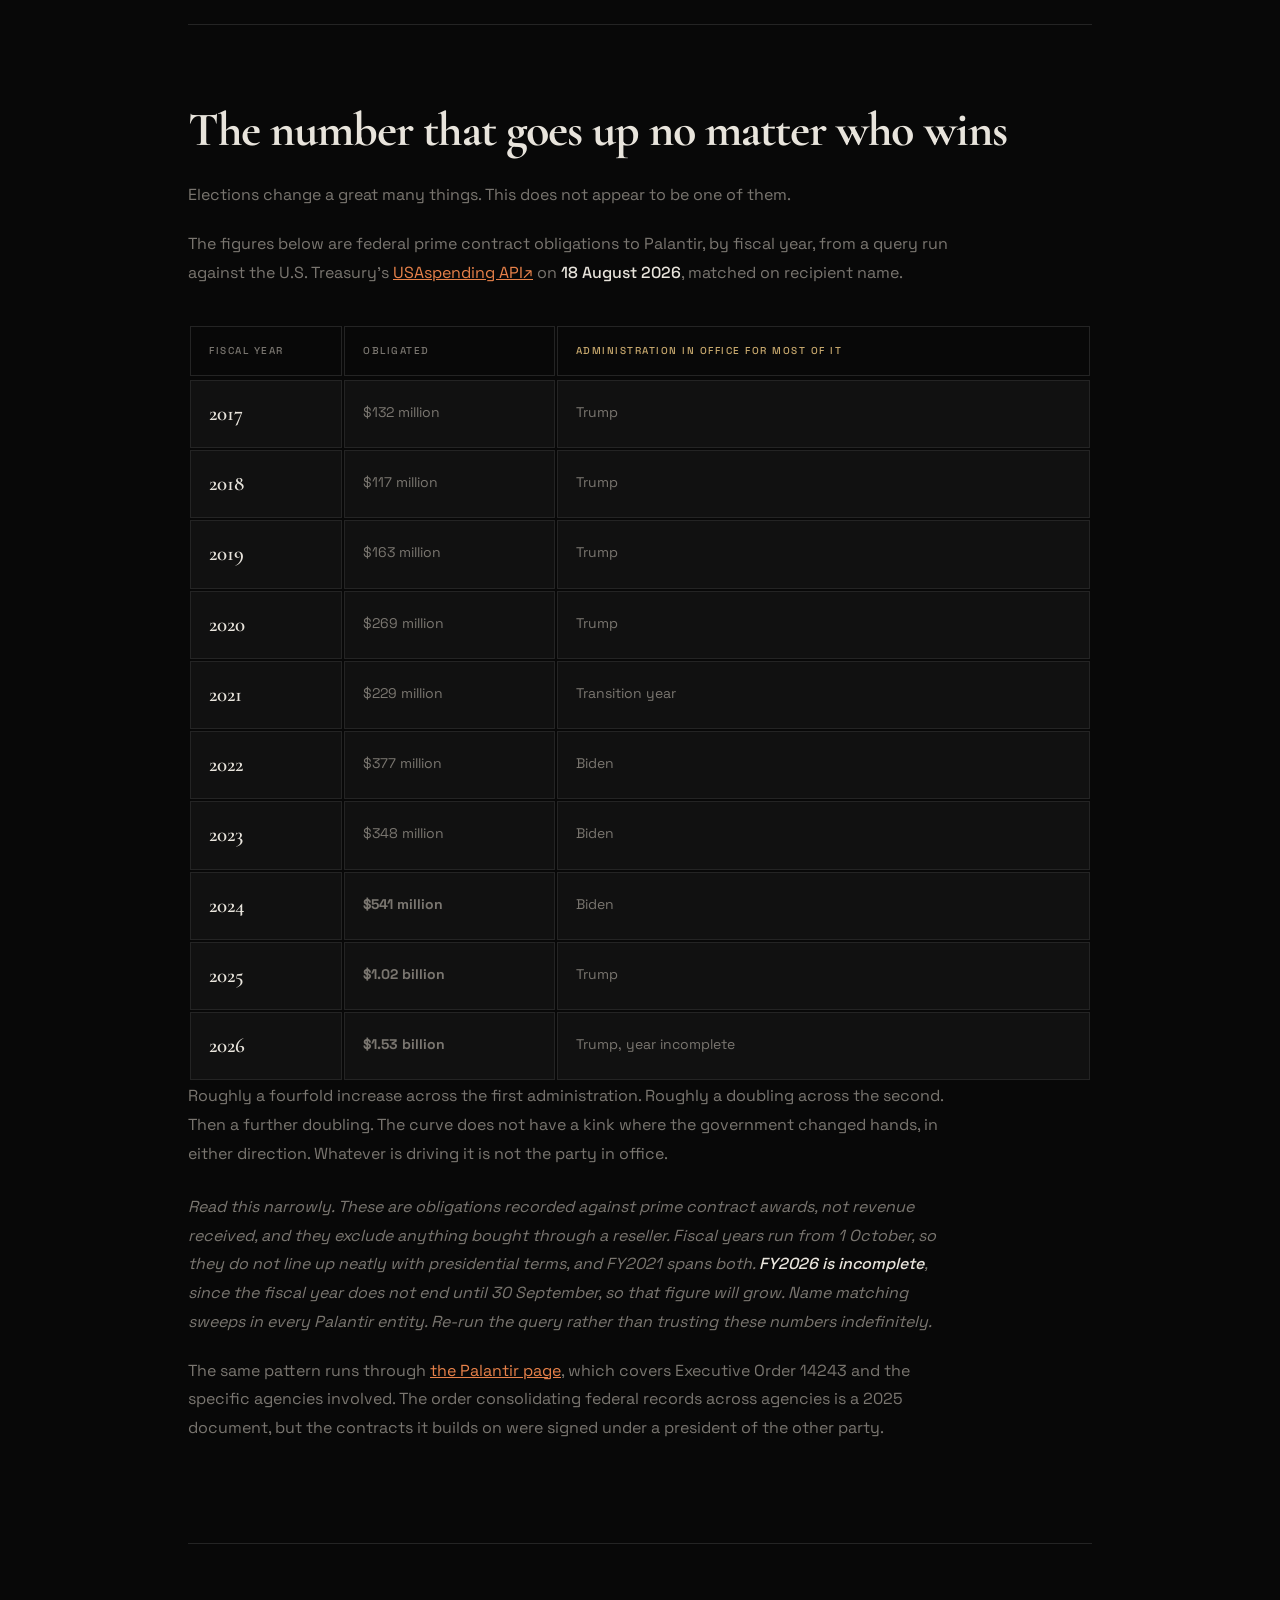
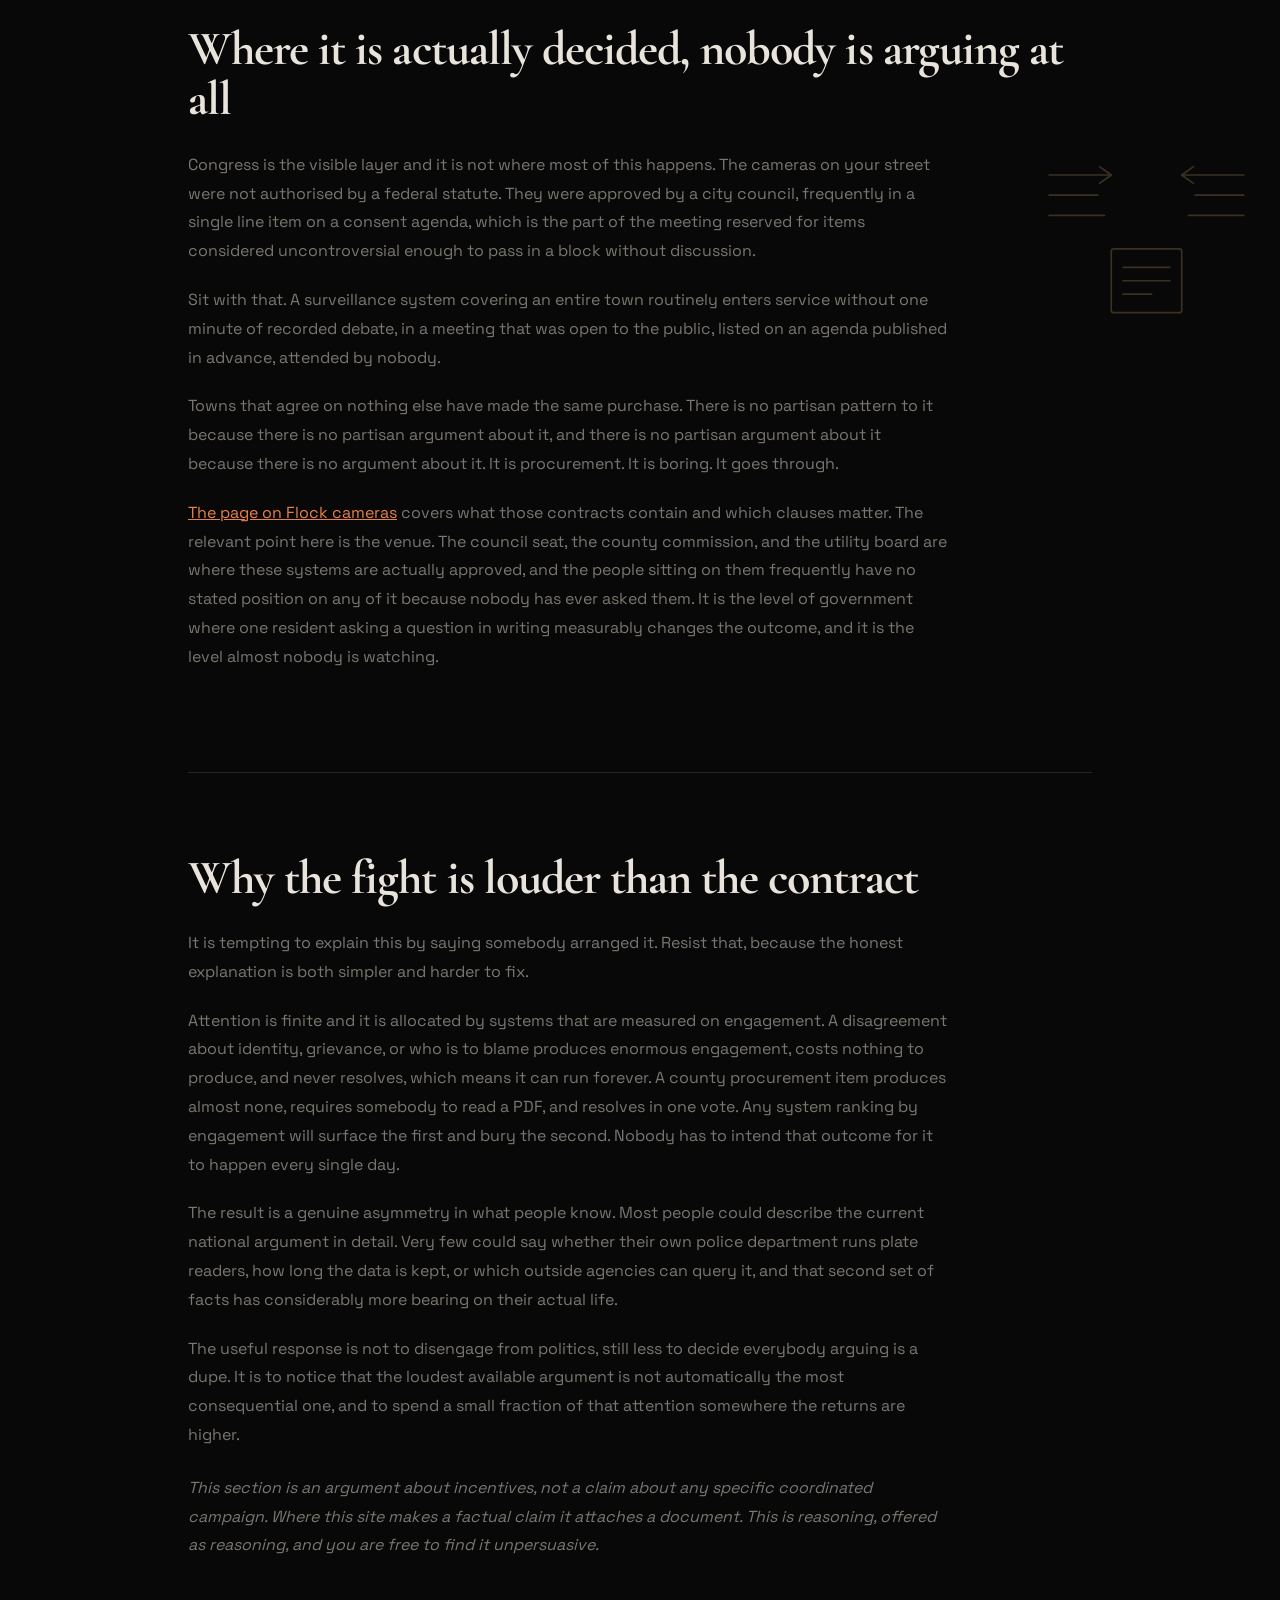
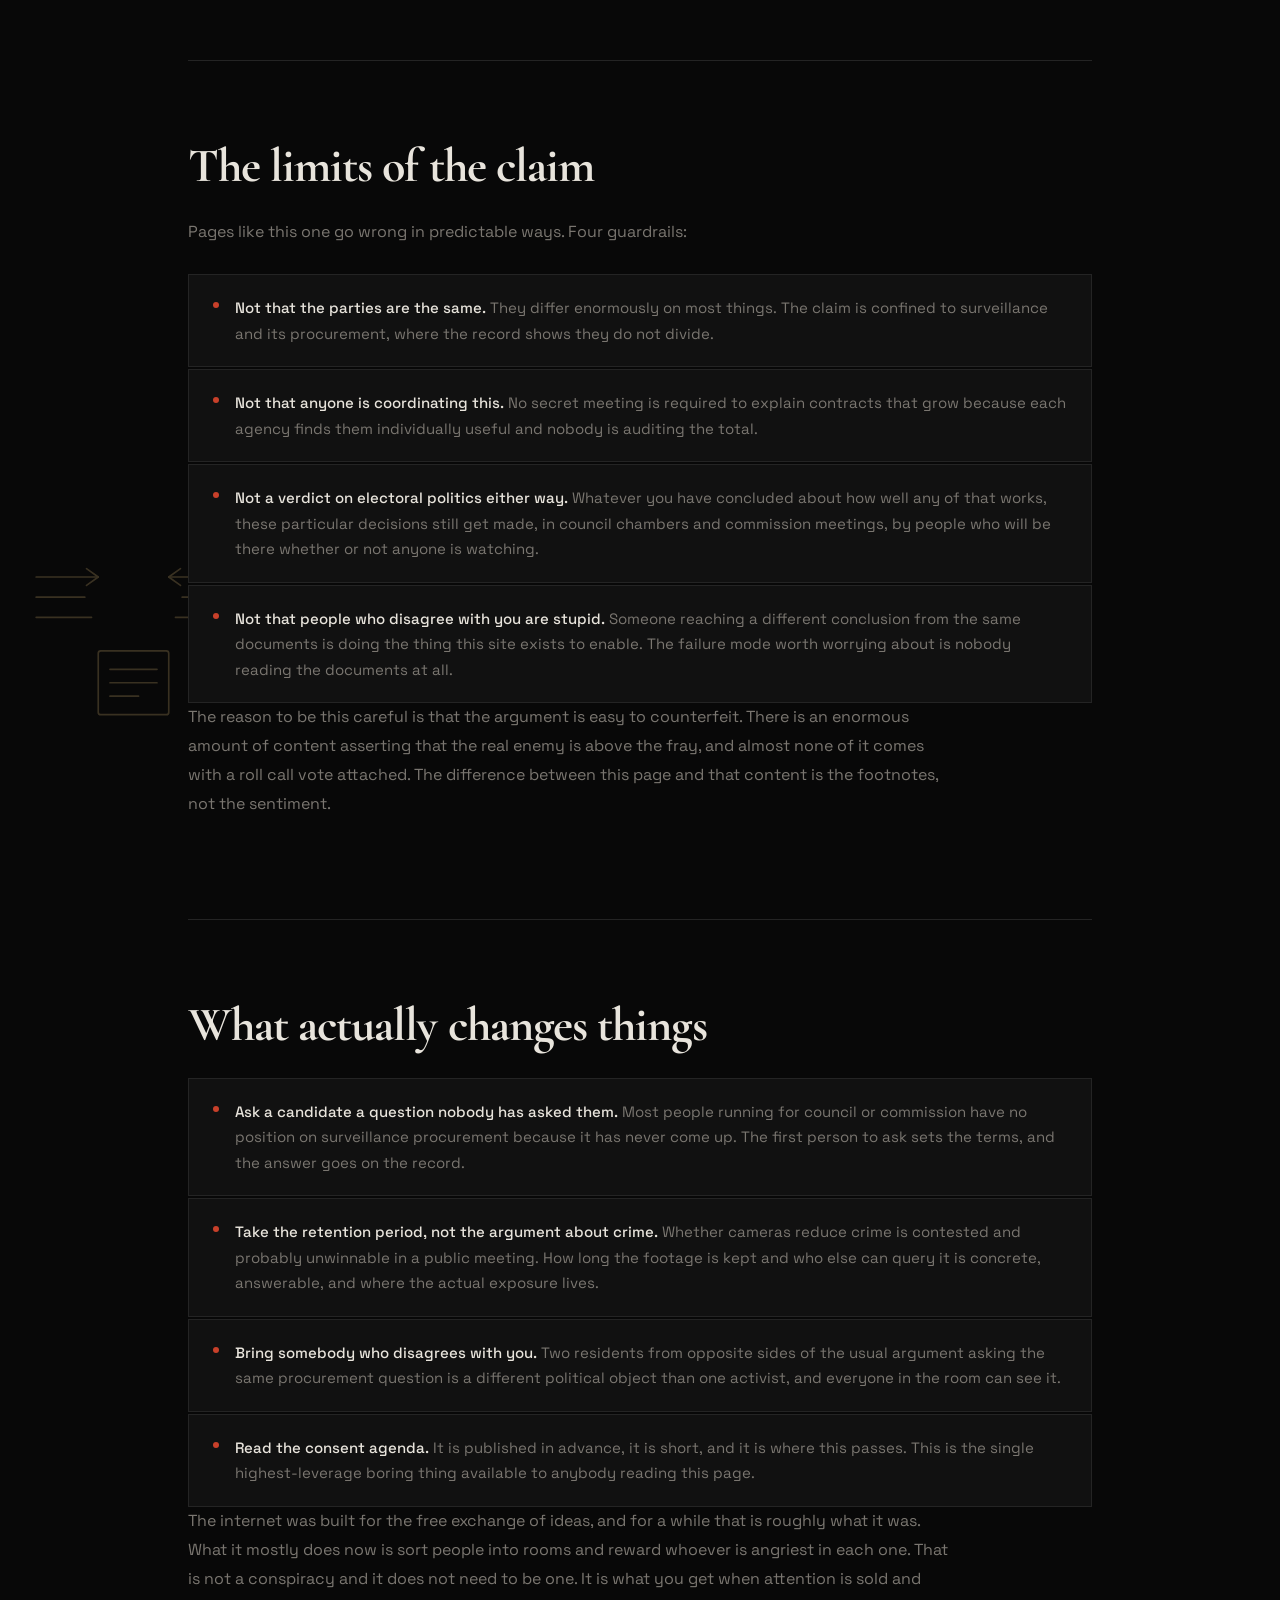
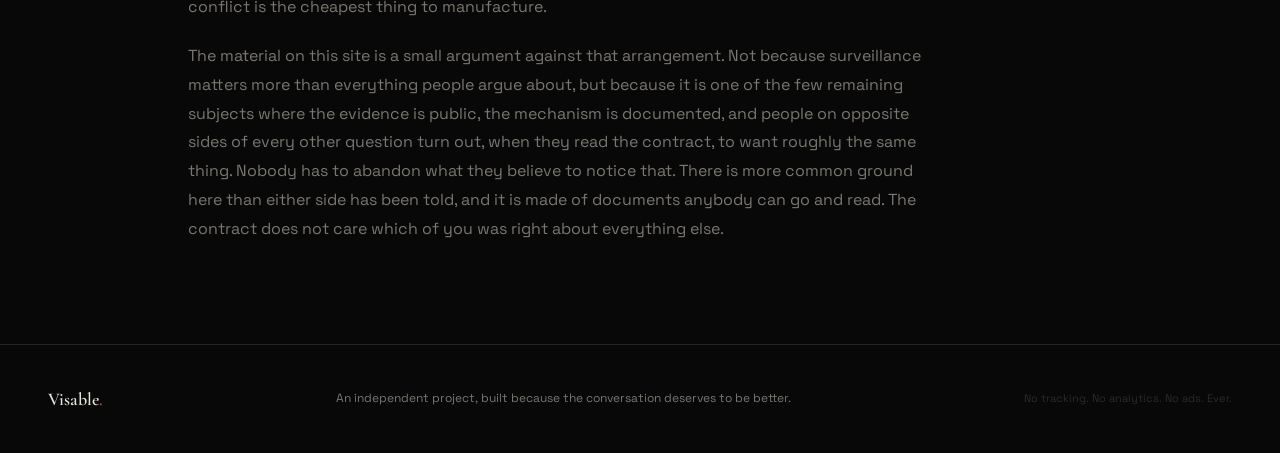
<file: common-ground.html>
<!DOCTYPE html>
<html lang="en">
<head>
  <meta charset="UTF-8" />
  <meta name="viewport" content="width=device-width, initial-scale=1.0" />
  <title>Common Ground: The Fight Is Loud, The Contract Is Quiet | Visable</title>
  <meta property="og:title" content="Common Ground: The Fight Is Loud, The Contract Is Quiet | Visable">
  <meta property="og:description" content="On surveillance, the line runs through both parties rather than between them. The votes, the contracts, and the spending say so. Here are the receipts.">
  <meta property="og:image" content="/social-share.svg">
  <meta name="twitter:image" content="/social-share.svg">
  <meta property="og:type" content="website">
  <meta property="og:site_name" content="Visable">
  <meta name="twitter:card" content="summary_large_image">
  <meta name="twitter:title" content="Common Ground: The Fight Is Loud, The Contract Is Quiet | Visable">
  <meta name="twitter:description" content="On surveillance, the line runs through both parties rather than between them. The votes, the contracts, and the spending say so. Here are the receipts.">
  <link rel="preconnect" href="https://fonts.googleapis.com">
  <link href="https://fonts.googleapis.com/css2?family=Cormorant+Garamond:ital,wght@0,400;0,600;0,700;1,400;1,600&family=Space+Grotesk:wght@300;400;500;600&display=swap" rel="stylesheet">
  <link rel="stylesheet" href="style.css">
  <link rel="icon" href="favicon.svg" type="image/svg+xml">
</head>
<body>
  <canvas id="binary-canvas" class="binary-canvas" aria-hidden="true"></canvas>

<!-- NAV -->
<nav id="nav">
  <a href="index.html" class="nav-logo">Visable<span>.</span></a>
  <button class="hamburger" id="hamburger" aria-label="Toggle menu">
    <span></span>
    <span></span>
    <span></span>
  </button>
  <ul id="nav-menu">
    <li><a href="tracker.html">Corporate Dossier</a></li>
    <li><a href="pe-tracker.html">PE Ownership</a></li>
    <li class="nav-group">
      <button type="button" class="nav-group-btn" aria-expanded="false" aria-controls="nav-deep-dives" aria-haspopup="true">Deep Dives<span class="nav-group-caret" aria-hidden="true">&#9662;</span></button>
      <ul class="nav-submenu" id="nav-deep-dives">
        <li><a href="flock.html">Flock Cameras</a></li>
        <li><a href="graphene.html">Your Phone</a></li>
        <li><a href="cars.html">Your Car</a></li>
        <li><a href="tv.html">Your TV</a></li>
        <li><a href="palantir.html">Palantir</a></li>
        <li><a href="fog.html">Fog Data Science</a></li>
        <li><a href="age-verification.html">Your ID</a></li>
      </ul>
    </li>
    <li class="nav-group">
      <button type="button" class="nav-group-btn active" aria-expanded="false" aria-controls="nav-why-how" aria-haspopup="true">Why &amp; How<span class="nav-group-caret" aria-hidden="true">&#9662;</span></button>
      <ul class="nav-submenu" id="nav-why-how">
        <li><a href="why-this-exists.html">Why This Exists</a></li>
        <li><a href="common-ground.html" class="active">Common Ground</a></li>
        <li><a href="enshittification.html">Enshittification</a></li>
        <li><a href="contribute.html">Contribute</a></li>
        <li><a href="donate.html">Donate</a></li>
      </ul>
    </li>
    <li><a href="index.html#tools" class="nav-cta">Honest Mitigation</a></li>
  </ul>
</nav>

<main class="flock-main">

  <div class="cg-wedge-layer" aria-hidden="true">
    <div class="cg-wedge-scene side-right wedge-scene-1">
      <svg viewBox="0 0 280 250" fill="none">
        <g stroke="currentColor" stroke-width="2" stroke-linecap="round" stroke-linejoin="round">
          <g class="cg-push-left">
            <path d="M24 62h74M24 86h58M24 110h66" />
            <path d="M98 62l-14-10M98 62l-14 10" />
          </g>
          <g class="cg-push-right">
            <path d="M256 62h-74M256 86h-58M256 110h-66" />
            <path d="M182 62l14-10M182 62l14 10" />
          </g>
          <g class="cg-doc">
            <rect x="98" y="150" width="84" height="76" rx="3" />
            <path d="M112 172h56M112 188h56M112 204h34" />
          </g>
        </g>
      </svg>
    </div>
    <div class="cg-wedge-scene side-left wedge-scene-2">
      <svg viewBox="0 0 280 250" fill="none">
        <g stroke="currentColor" stroke-width="2" stroke-linecap="round" stroke-linejoin="round">
          <g class="cg-push-left">
            <path d="M24 62h74M24 86h58M24 110h66" />
            <path d="M98 62l-14-10M98 62l-14 10" />
          </g>
          <g class="cg-push-right">
            <path d="M256 62h-74M256 86h-58M256 110h-66" />
            <path d="M182 62l14-10M182 62l14 10" />
          </g>
          <g class="cg-doc">
            <rect x="98" y="150" width="84" height="76" rx="3" />
            <path d="M112 172h56M112 188h56M112 204h34" />
          </g>
        </g>
      </svg>
    </div>
    <div class="cg-wedge-scene side-right wedge-scene-3">
      <svg viewBox="0 0 280 250" fill="none">
        <g stroke="currentColor" stroke-width="2" stroke-linecap="round" stroke-linejoin="round">
          <g class="cg-push-left">
            <path d="M24 62h74M24 86h58M24 110h66" />
            <path d="M98 62l-14-10M98 62l-14 10" />
          </g>
          <g class="cg-push-right">
            <path d="M256 62h-74M256 86h-58M256 110h-66" />
            <path d="M182 62l14-10M182 62l14 10" />
          </g>
          <g class="cg-doc">
            <rect x="98" y="150" width="84" height="76" rx="3" />
            <path d="M112 172h56M112 188h56M112 204h34" />
          </g>
        </g>
      </svg>
    </div>
    <div class="cg-wedge-scene side-left wedge-scene-4">
      <svg viewBox="0 0 280 250" fill="none">
        <g stroke="currentColor" stroke-width="2" stroke-linecap="round" stroke-linejoin="round">
          <g class="cg-push-left">
            <path d="M24 62h74M24 86h58M24 110h66" />
            <path d="M98 62l-14-10M98 62l-14 10" />
          </g>
          <g class="cg-push-right">
            <path d="M256 62h-74M256 86h-58M256 110h-66" />
            <path d="M182 62l14-10M182 62l14 10" />
          </g>
          <g class="cg-doc">
            <rect x="98" y="150" width="84" height="76" rx="3" />
            <path d="M112 172h56M112 188h56M112 204h34" />
          </g>
        </g>
      </svg>
    </div>
  </div>

  <div class="dossier-header">
    <div class="section-label">Common Ground</div>
    <h1>The fight is loud.<br />The contract is <em>quiet.</em></h1>
    <p class="dossier-sub">This is the one page here that is not about a company but about a pattern that shows up in every other page on this site: the surveillance gets built regardless of who wins. Not because the two sides secretly agree, but because almost nobody on either side is reading the procurement. The evidence for that is a matter of public record, so this page is the record rather than the sermon.</p>
  </div>

  <div class="flock-body">

    <!-- a) THE CLAIM, AND WHAT IT IS NOT -->
    <section class="flock-block" aria-labelledby="claim-h">
      <h2 id="claim-h">A narrow claim, not a comfortable one</h2>
      <p>There is a version of this argument everybody has already heard, and it needs setting aside first. That version says the two parties are identical and the real power sits with a group nobody can name. The problem with it is not cynicism; plenty of well-founded conclusions are cynical. It is that the claim cannot be checked, which means it cannot be acted on, and it tends to end the conversation exactly where the useful part would start.</p>
      <p>The documents show something narrower and more useful. On surveillance specifically, the disagreement runs through the parties, not between them. Legislation expanding it passes with votes from both. Opposition to it comes from both. And the spending goes up under every administration, which means the thing determining the outcome is not the election.</p>
      <p>That is a claim you can check, and the rest of this page checks it.</p>
    </section>

    <!-- b) THE VOTE -->
    <section class="flock-block" aria-labelledby="vote-h">
      <h2 id="vote-h">The vote where the line ran the wrong way</h2>
      <p>In April 2024 the Senate reauthorised Section 702 of the Foreign Intelligence Surveillance Act, the authority that permits warrantless collection of foreign communications and, as a consequence, sweeps in the communications of Americans those foreigners talk to.</p>
      <p>If the parties disagreed about surveillance, the roll call would look like a party-line vote. It does not look like that at all.</p>

      <div class="hm-table-wrap">
        <table class="hm-table">
          <caption class="visually-hidden">United States Senate Roll Call Vote 118-150, on passage of H.R. 7888, 19 April 2024.</caption>
          <thead>
            <tr>
              <th scope="col">Caucus</th>
              <th scope="col">Yea</th>
              <th scope="col">Nay</th>
            </tr>
          </thead>
          <tbody>
            <tr><th scope="row" data-label="Caucus">Republicans</th><td data-label="Yea"><strong>38</strong></td><td data-label="Nay">15</td></tr>
            <tr><th scope="row" data-label="Caucus">Democrats</th><td data-label="Yea"><strong>21</strong></td><td data-label="Nay">19</td></tr>
            <tr><th scope="row" data-label="Caucus">Independents</th><td data-label="Yea">1</td><td data-label="Nay">1</td></tr>
            <tr><th scope="row" data-label="Caucus">Total</th><td data-label="Yea"><strong>60</strong></td><td data-label="Nay"><strong>34</strong></td></tr>
          </tbody>
        </table>
      </div>

      <p>Read the Democratic row twice. Twenty one for, nineteen against. That caucus split almost exactly in half on a surveillance authority, which is not something that happens on an issue where the party has a position. The Republican caucus split too, just less evenly.</p>
      <div class="hm-action-links">
        <a class="ext-link" href="https://www.senate.gov/legislative/LIS/roll_call_votes/vote1182/vote_118_2_00150.htm" target="_blank" rel="noopener noreferrer">U.S. Senate: Roll Call Vote 118-150, on passage of H.R. 7888<span class="ext-ind" aria-hidden="true">&#8599;</span><span class="visually-hidden"> (opens in a new tab)</span></a>
      </div>
      <p>The senators who voted against it that night did not agree with each other about very much else. That is the point. On this question the coalition that wanted a warrant requirement was assembled out of people who spend the rest of the year as opponents, and it lost anyway, because it was a coalition nobody was organising and nobody was covering.</p>
      <p class="flock-caveat">One clarification, because this is the sort of thing that gets flattened in retelling. This was the vote on final passage, not on any particular amendment. The bill did contain some new restrictions on FBI querying. Reasonable people voted yes for reasons that were not cynical. The argument here is not that the yes votes were corrupt, only that the parties did not divide on it.</p>
    </section>

    <!-- c) THREE POLITICS, ONE ENDPOINT -->
    <section class="flock-block" aria-labelledby="three-h">
      <h2 id="three-h">Three jurisdictions, three politics, one endpoint</h2>
      <p>Age verification is the cleanest natural experiment available, because three governments with genuinely different politics built it at roughly the same time and arrived in the same place.</p>
      <ul class="flock-list">
        <li><strong>Britain</strong> legislated it through the Online Safety Act, framed around child protection, and ended up with passports uploaded to individual websites.</li>
        <li><strong>Texas</strong> moved the check into the app store, framed around parental rights, and produced the most centralised version of the three.</li>
        <li><strong>The European Union</strong> built the most privacy-preserving specification of the lot, carefully, with cryptography that genuinely leaks nothing about which site you are visiting.</li>
      </ul>
      <p>Three political traditions, three stated motivations, and the same result: a device that carries a permanent, verified claim about your legal identity, because that is what the requirement produces once anybody takes it seriously. Even the good implementation ends there.</p>
      <p><a href="age-verification.html">The full page on age verification</a> walks through all three with the statutes and the court record attached. What matters here is only that the outcome did not depend on the politics of the government that ordered it.</p>
    </section>

    <!-- d) THE NUMBER THAT GOES UP -->
    <section class="flock-block" aria-labelledby="spend-h">
      <h2 id="spend-h">The number that goes up no matter who wins</h2>
      <p>Elections change a great many things. This does not appear to be one of them.</p>
      <p>The figures below are federal prime contract obligations to Palantir, by fiscal year, from a query run against the U.S. Treasury's <a href="https://api.usaspending.gov/" target="_blank" rel="noopener noreferrer">USAspending API<span class="ext-ind" aria-hidden="true">&#8599;</span><span class="visually-hidden"> (opens in a new tab)</span></a> on <strong>18 August 2026</strong>, matched on recipient name.</p>

      <div class="hm-table-wrap">
        <table class="hm-table">
          <caption class="visually-hidden">Federal prime contract obligations to Palantir entities by fiscal year, from USAspending, queried 18 August 2026.</caption>
          <thead>
            <tr>
              <th scope="col">Fiscal year</th>
              <th scope="col">Obligated</th>
              <th scope="col">Administration in office for most of it</th>
            </tr>
          </thead>
          <tbody>
            <tr><th scope="row" data-label="Fiscal year">2017</th><td data-label="Obligated">$132 million</td><td data-label="Administration">Trump</td></tr>
            <tr><th scope="row" data-label="Fiscal year">2018</th><td data-label="Obligated">$117 million</td><td data-label="Administration">Trump</td></tr>
            <tr><th scope="row" data-label="Fiscal year">2019</th><td data-label="Obligated">$163 million</td><td data-label="Administration">Trump</td></tr>
            <tr><th scope="row" data-label="Fiscal year">2020</th><td data-label="Obligated">$269 million</td><td data-label="Administration">Trump</td></tr>
            <tr><th scope="row" data-label="Fiscal year">2021</th><td data-label="Obligated">$229 million</td><td data-label="Administration">Transition year</td></tr>
            <tr><th scope="row" data-label="Fiscal year">2022</th><td data-label="Obligated">$377 million</td><td data-label="Administration">Biden</td></tr>
            <tr><th scope="row" data-label="Fiscal year">2023</th><td data-label="Obligated">$348 million</td><td data-label="Administration">Biden</td></tr>
            <tr><th scope="row" data-label="Fiscal year">2024</th><td data-label="Obligated"><strong>$541 million</strong></td><td data-label="Administration">Biden</td></tr>
            <tr><th scope="row" data-label="Fiscal year">2025</th><td data-label="Obligated"><strong>$1.02 billion</strong></td><td data-label="Administration">Trump</td></tr>
            <tr><th scope="row" data-label="Fiscal year">2026</th><td data-label="Obligated"><strong>$1.53 billion</strong></td><td data-label="Administration">Trump, year incomplete</td></tr>
          </tbody>
        </table>
      </div>

      <p>Roughly a fourfold increase across the first administration. Roughly a doubling across the second. Then a further doubling. The curve does not have a kink where the government changed hands, in either direction. Whatever is driving it is not the party in office.</p>
      <p class="flock-caveat">Read this narrowly. These are obligations recorded against prime contract awards, not revenue received, and they exclude anything bought through a reseller. Fiscal years run from 1 October, so they do not line up neatly with presidential terms, and FY2021 spans both. <strong>FY2026 is incomplete</strong>, since the fiscal year does not end until 30 September, so that figure will grow. Name matching sweeps in every Palantir entity. Re-run the query rather than trusting these numbers indefinitely.</p>
      <p>The same pattern runs through <a href="palantir.html">the Palantir page</a>, which covers Executive Order 14243 and the specific agencies involved. The order consolidating federal records across agencies is a 2025 document, but the contracts it builds on were signed under a president of the other party.</p>
    </section>

    <!-- e) THE CONSENT AGENDA -->
    <section class="flock-block" aria-labelledby="local-h">
      <h2 id="local-h">Where it is actually decided, nobody is arguing at all</h2>
      <p>Congress is the visible layer and it is not where most of this happens. The cameras on your street were not authorised by a federal statute. They were approved by a city council, frequently in a single line item on a consent agenda, which is the part of the meeting reserved for items considered uncontroversial enough to pass in a block without discussion.</p>
      <p>Sit with that. A surveillance system covering an entire town routinely enters service without one minute of recorded debate, in a meeting that was open to the public, listed on an agenda published in advance, attended by nobody.</p>
      <p>Towns that agree on nothing else have made the same purchase. There is no partisan pattern to it because there is no partisan argument about it, and there is no partisan argument about it because there is no argument about it. It is procurement. It is boring. It goes through.</p>
      <p><a href="flock.html">The page on Flock cameras</a> covers what those contracts contain and which clauses matter. The relevant point here is the venue. The council seat, the county commission, and the utility board are where these systems are actually approved, and the people sitting on them frequently have no stated position on any of it because nobody has ever asked them. It is the level of government where one resident asking a question in writing measurably changes the outcome, and it is the level almost nobody is watching.</p>
    </section>

    <!-- f) WHY THE FIGHT IS LOUDER THAN THE CONTRACT -->
    <section class="flock-block" aria-labelledby="loud-h">
      <h2 id="loud-h">Why the fight is louder than the contract</h2>
      <p>It is tempting to explain this by saying somebody arranged it. Resist that, because the honest explanation is both simpler and harder to fix.</p>
      <p>Attention is finite and it is allocated by systems that are measured on engagement. A disagreement about identity, grievance, or who is to blame produces enormous engagement, costs nothing to produce, and never resolves, which means it can run forever. A county procurement item produces almost none, requires somebody to read a PDF, and resolves in one vote. Any system ranking by engagement will surface the first and bury the second. Nobody has to intend that outcome for it to happen every single day.</p>
      <p>The result is a genuine asymmetry in what people know. Most people could describe the current national argument in detail. Very few could say whether their own police department runs plate readers, how long the data is kept, or which outside agencies can query it, and that second set of facts has considerably more bearing on their actual life.</p>
      <p>The useful response is not to disengage from politics, still less to decide everybody arguing is a dupe. It is to notice that the loudest available argument is not automatically the most consequential one, and to spend a small fraction of that attention somewhere the returns are higher.</p>
      <p class="flock-caveat">This section is an argument about incentives, not a claim about any specific coordinated campaign. Where this site makes a factual claim it attaches a document. This is reasoning, offered as reasoning, and you are free to find it unpersuasive.</p>
    </section>

    <!-- g) WHAT THIS PAGE IS NOT SAYING -->
    <section class="flock-block" aria-labelledby="not-h">
      <h2 id="not-h">The limits of the claim</h2>
      <p>Pages like this one go wrong in predictable ways. Four guardrails:</p>
      <ul class="flock-list">
        <li><strong>Not that the parties are the same.</strong> They differ enormously on most things. The claim is confined to surveillance and its procurement, where the record shows they do not divide.</li>
        <li><strong>Not that anyone is coordinating this.</strong> No secret meeting is required to explain contracts that grow because each agency finds them individually useful and nobody is auditing the total.</li>
        <li><strong>Not a verdict on electoral politics either way.</strong> Whatever you have concluded about how well any of that works, these particular decisions still get made, in council chambers and commission meetings, by people who will be there whether or not anyone is watching.</li>
        <li><strong>Not that people who disagree with you are stupid.</strong> Someone reaching a different conclusion from the same documents is doing the thing this site exists to enable. The failure mode worth worrying about is nobody reading the documents at all.</li>
      </ul>
      <p>The reason to be this careful is that the argument is easy to counterfeit. There is an enormous amount of content asserting that the real enemy is above the fray, and almost none of it comes with a roll call vote attached. The difference between this page and that content is the footnotes, not the sentiment.</p>
    </section>

    <!-- h) CIVIC CLOSE -->
    <section class="flock-block" aria-labelledby="civic-h">
      <h2 id="civic-h">What actually changes things</h2>
      <ul class="flock-list">
        <li><strong>Ask a candidate a question nobody has asked them.</strong> Most people running for council or commission have no position on surveillance procurement because it has never come up. The first person to ask sets the terms, and the answer goes on the record.</li>
        <li><strong>Take the retention period, not the argument about crime.</strong> Whether cameras reduce crime is contested and probably unwinnable in a public meeting. How long the footage is kept and who else can query it is concrete, answerable, and where the actual exposure lives.</li>
        <li><strong>Bring somebody who disagrees with you.</strong> Two residents from opposite sides of the usual argument asking the same procurement question is a different political object than one activist, and everyone in the room can see it.</li>
        <li><strong>Read the consent agenda.</strong> It is published in advance, it is short, and it is where this passes. This is the single highest-leverage boring thing available to anybody reading this page.</li>
      </ul>
      <p>The internet was built for the free exchange of ideas, and for a while that is roughly what it was. What it mostly does now is sort people into rooms and reward whoever is angriest in each one. That is not a conspiracy and it does not need to be one. It is what you get when attention is sold and conflict is the cheapest thing to manufacture.</p>
      <p>The material on this site is a small argument against that arrangement. Not because surveillance matters more than everything people argue about, but because it is one of the few remaining subjects where the evidence is public, the mechanism is documented, and people on opposite sides of every other question turn out, when they read the contract, to want roughly the same thing. Nobody has to abandon what they believe to notice that. There is more common ground here than either side has been told, and it is made of documents anybody can go and read. The contract does not care which of you was right about everything else.</p>
    </section>

  </div>
</main>

<footer class="site-footer">
  <div class="logo">Visable<span>.</span></div>
  <p>An independent project, built because the conversation deserves to be better.</p>
  <p style="color: #2a2a2a; font-size: 11px;">No tracking. No analytics. No ads. Ever.</p>
</footer>

<script src="binary-background.js"></script>
<script src="main.js"></script>
</body>
</html>
</file>
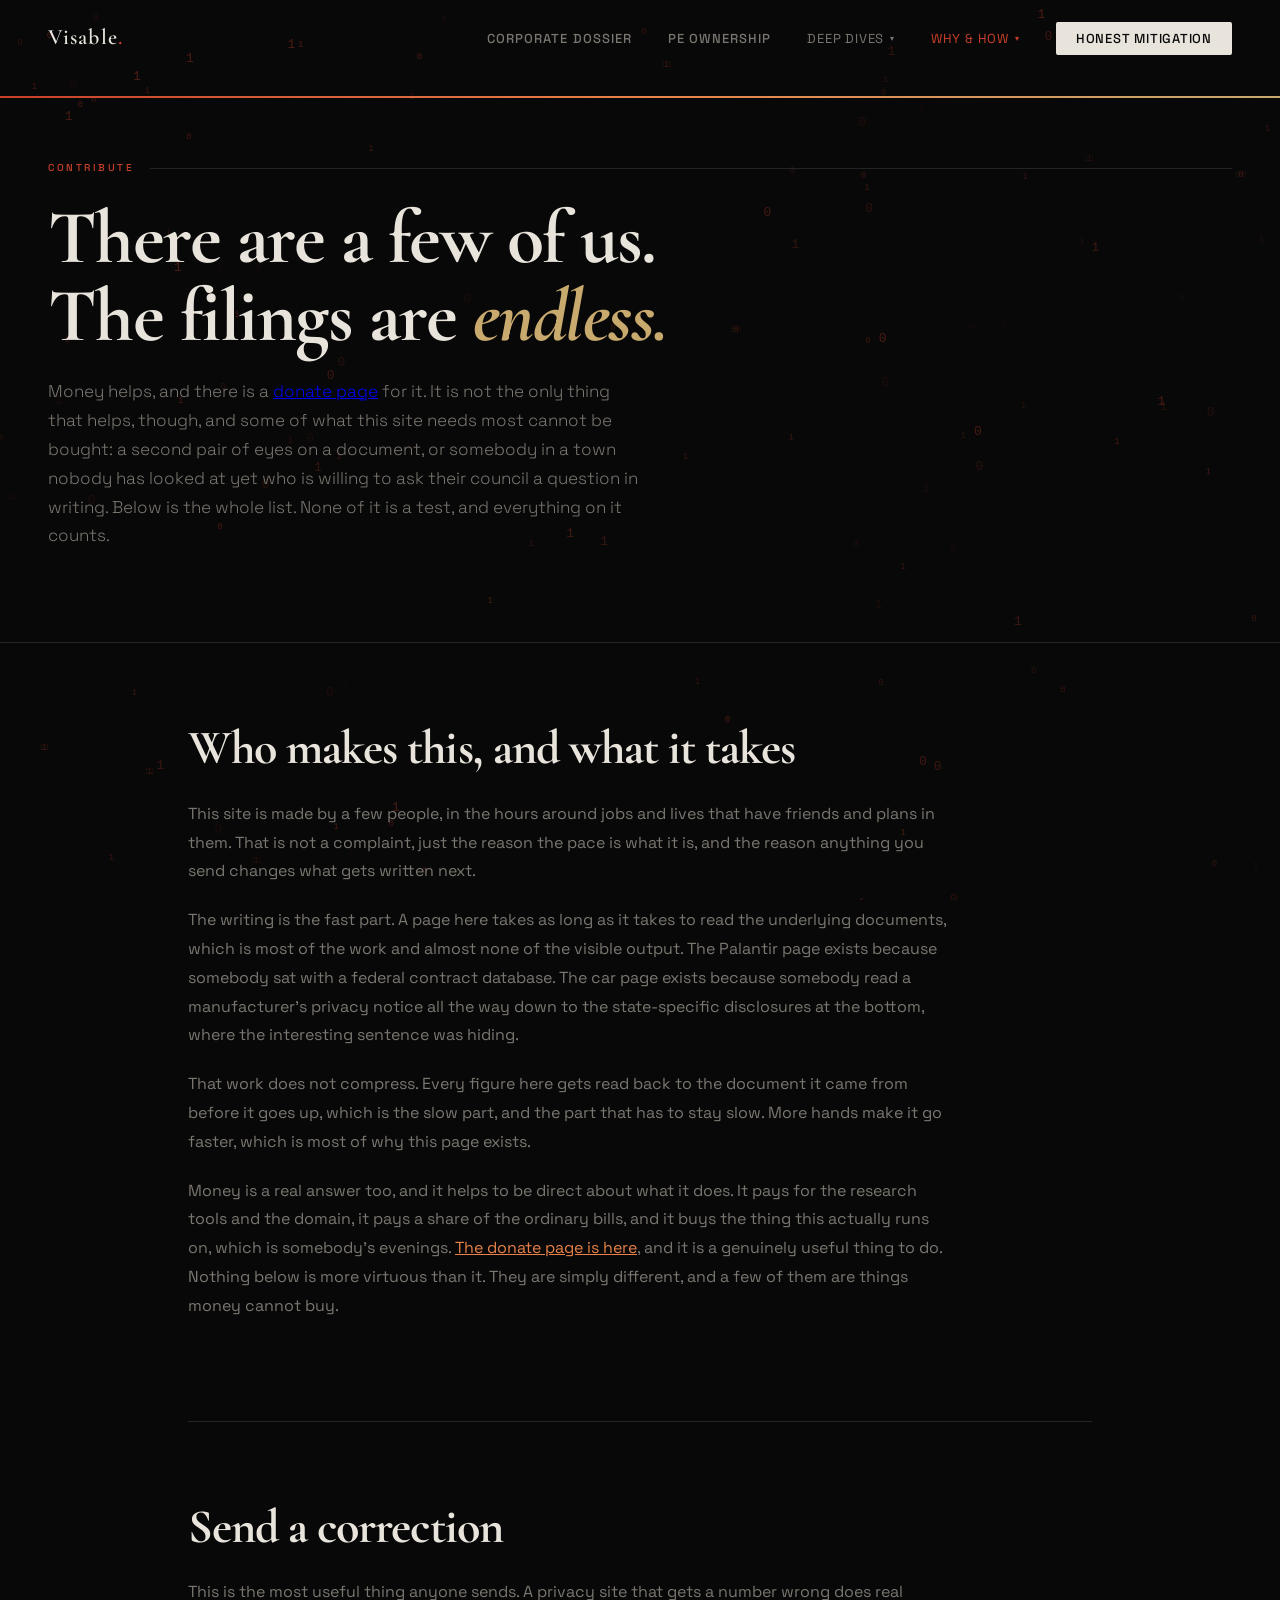
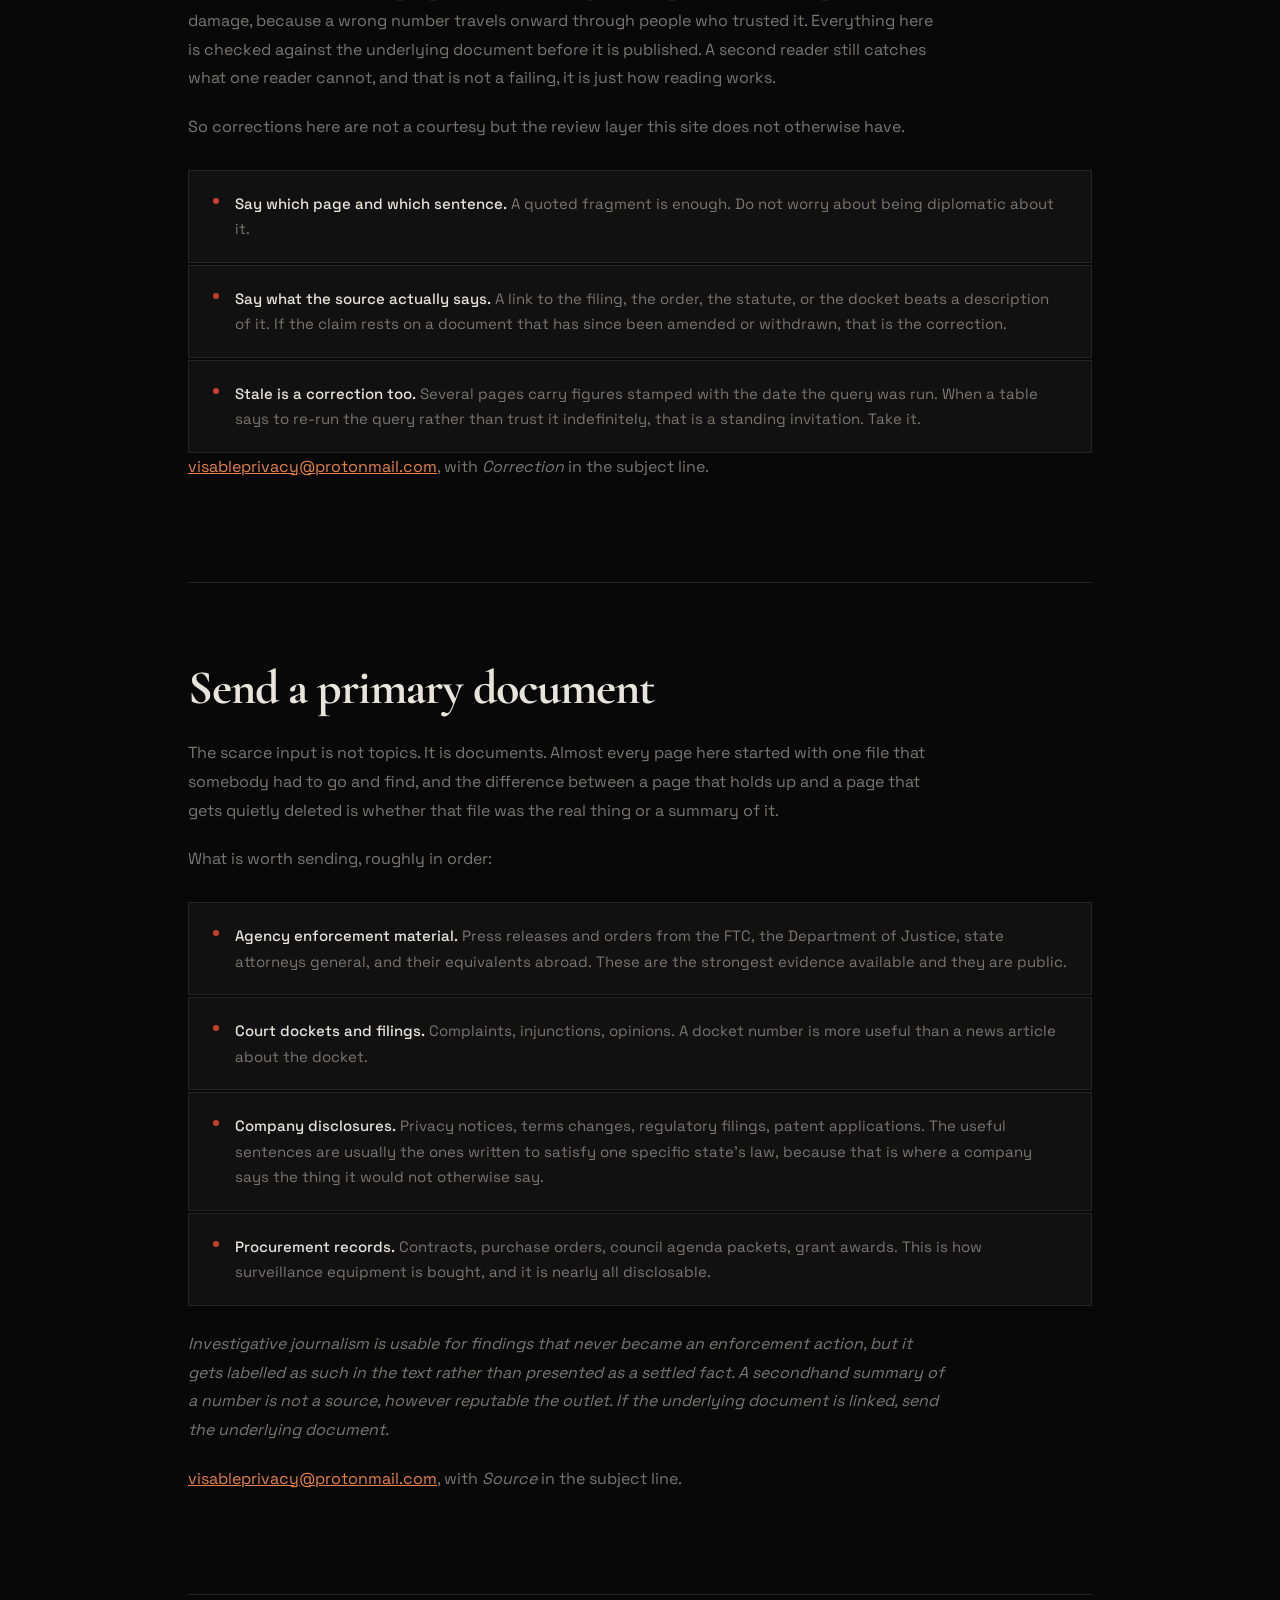
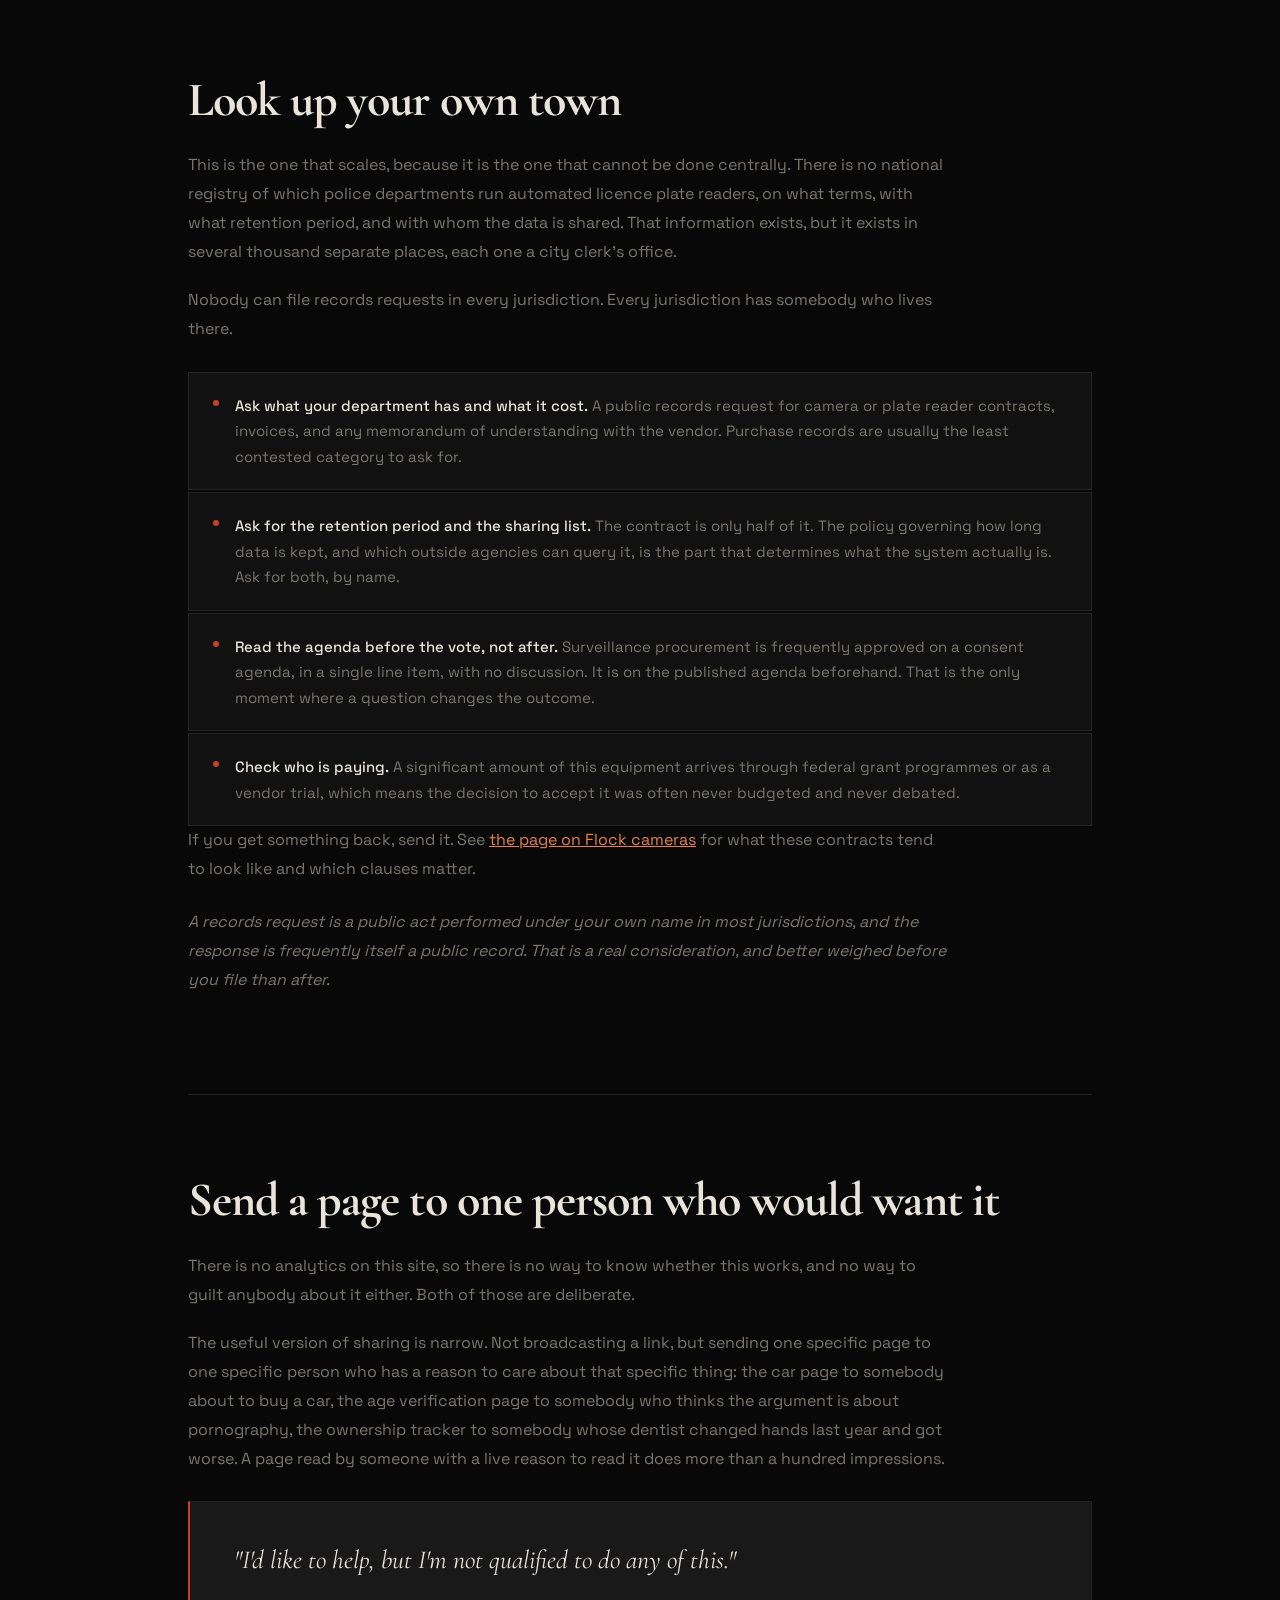
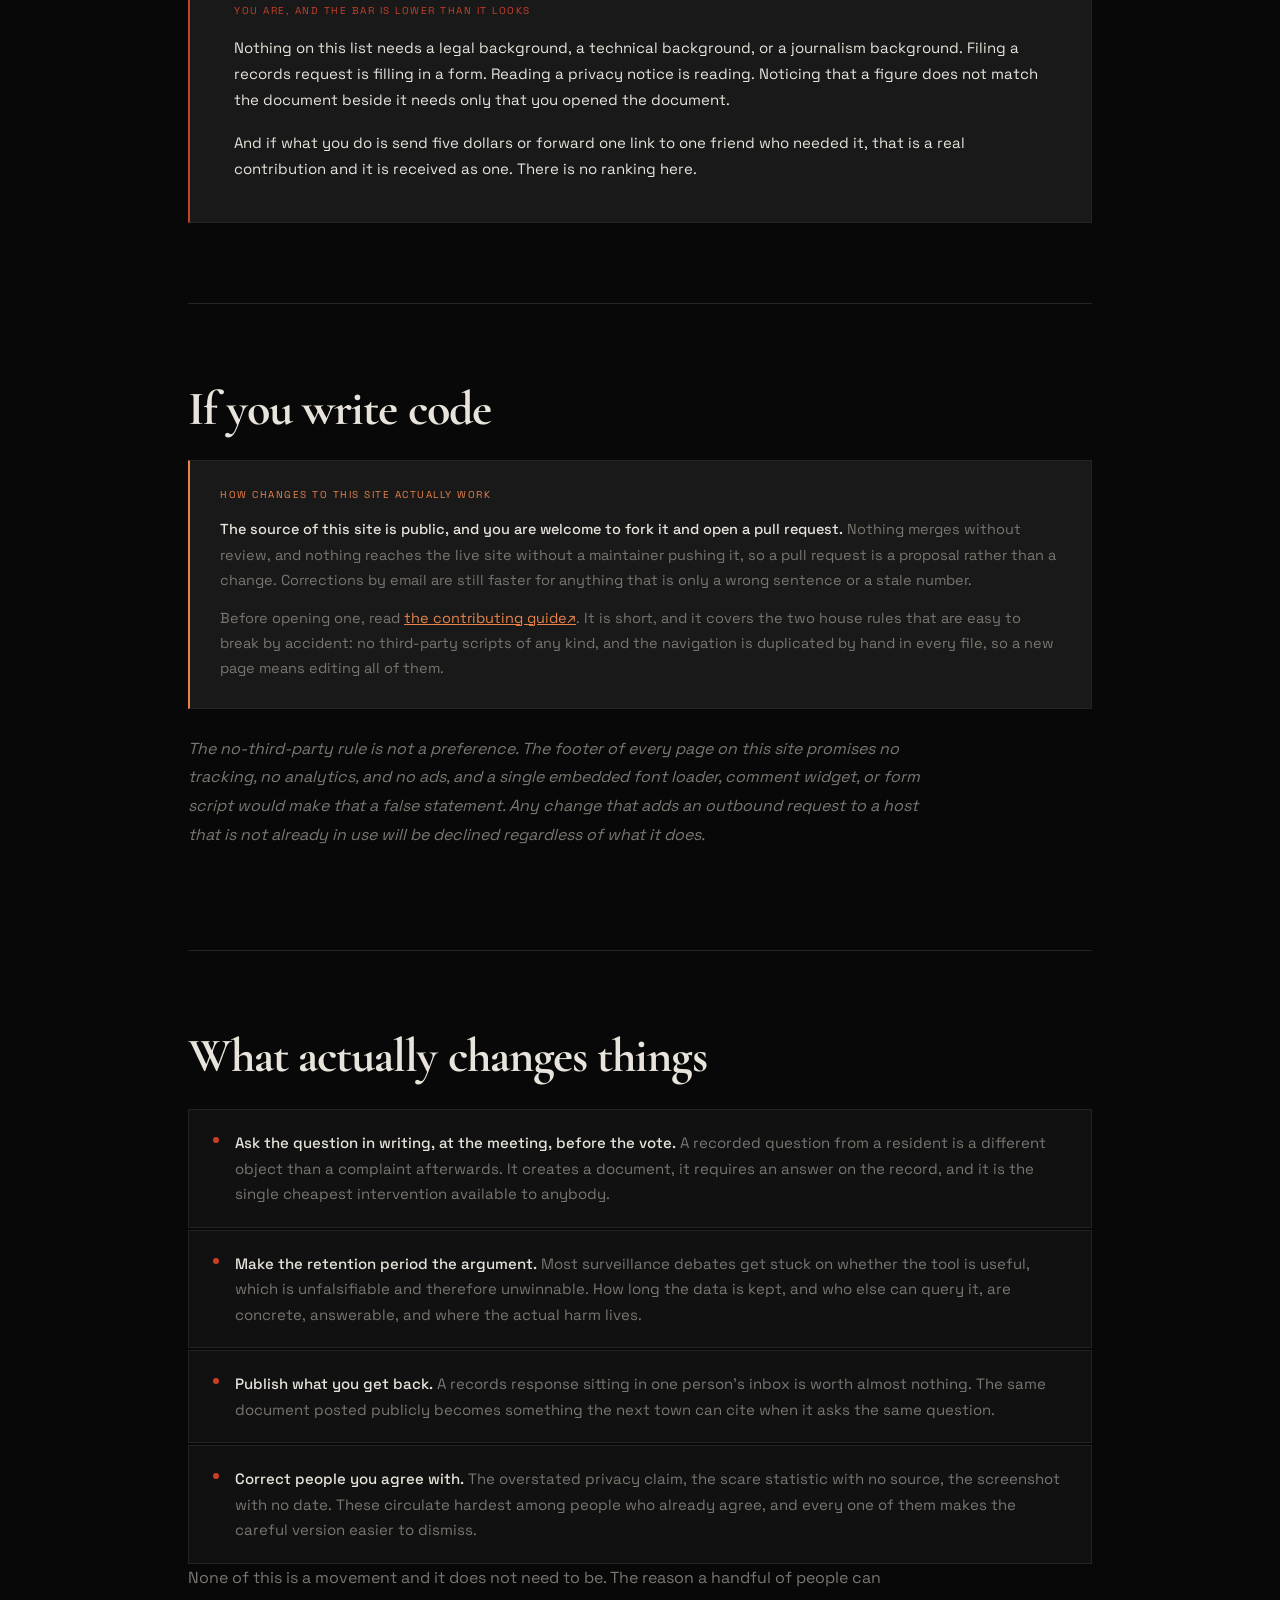
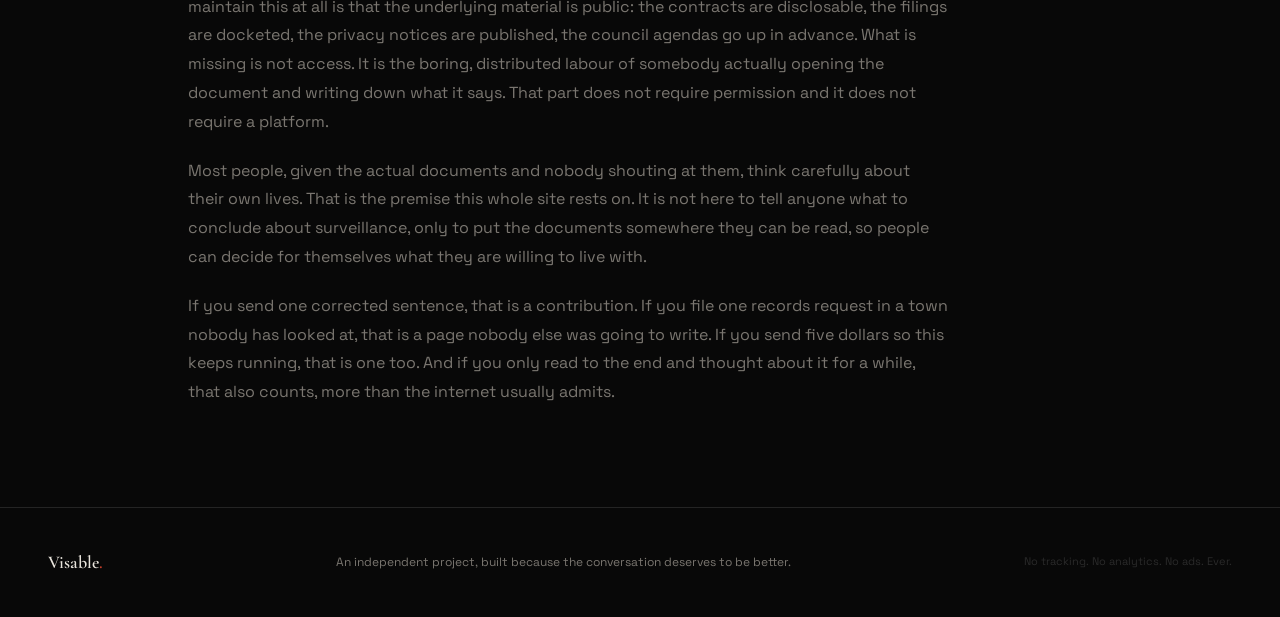
<file: contribute.html>
<!DOCTYPE html>
<html lang="en">
<head>
  <meta charset="UTF-8" />
  <meta name="viewport" content="width=device-width, initial-scale=1.0" />
  <title>Contribute: The Filings Are Endless | Visable</title>
  <meta property="og:title" content="Contribute: The Filings Are Endless | Visable">
  <meta property="og:description" content="Money helps, and so does a correction, a primary document, or a records request filed in your own town. Here are the ways to help. None of them is a test, and all of them count.">
  <meta property="og:image" content="/social-share.svg">
  <meta name="twitter:image" content="/social-share.svg">
  <meta property="og:type" content="website">
  <meta property="og:site_name" content="Visable">
  <meta name="twitter:card" content="summary_large_image">
  <meta name="twitter:title" content="Contribute: The Filings Are Endless | Visable">
  <meta name="twitter:description" content="Money helps, and so does a correction, a primary document, or a records request filed in your own town. Here are the ways to help. None of them is a test, and all of them count.">
  <link rel="preconnect" href="https://fonts.googleapis.com">
  <link href="https://fonts.googleapis.com/css2?family=Cormorant+Garamond:ital,wght@0,400;0,600;0,700;1,400;1,600&family=Space+Grotesk:wght@300;400;500;600&display=swap" rel="stylesheet">
  <link rel="stylesheet" href="style.css">
  <link rel="icon" href="favicon.svg" type="image/svg+xml">
</head>
<body>
  <canvas id="binary-canvas" class="binary-canvas" aria-hidden="true"></canvas>

<!-- NAV -->
<nav id="nav">
  <a href="index.html" class="nav-logo">Visable<span>.</span></a>
  <button class="hamburger" id="hamburger" aria-label="Toggle menu">
    <span></span>
    <span></span>
    <span></span>
  </button>
  <ul id="nav-menu">
    <li><a href="tracker.html">Corporate Dossier</a></li>
    <li><a href="pe-tracker.html">PE Ownership</a></li>
    <li class="nav-group">
      <button type="button" class="nav-group-btn" aria-expanded="false" aria-controls="nav-deep-dives" aria-haspopup="true">Deep Dives<span class="nav-group-caret" aria-hidden="true">&#9662;</span></button>
      <ul class="nav-submenu" id="nav-deep-dives">
        <li><a href="flock.html">Flock Cameras</a></li>
        <li><a href="graphene.html">Your Phone</a></li>
        <li><a href="cars.html">Your Car</a></li>
        <li><a href="tv.html">Your TV</a></li>
        <li><a href="palantir.html">Palantir</a></li>
        <li><a href="fog.html">Fog Data Science</a></li>
        <li><a href="age-verification.html">Your ID</a></li>
      </ul>
    </li>
    <li class="nav-group">
      <button type="button" class="nav-group-btn active" aria-expanded="false" aria-controls="nav-why-how" aria-haspopup="true">Why &amp; How<span class="nav-group-caret" aria-hidden="true">&#9662;</span></button>
      <ul class="nav-submenu" id="nav-why-how">
        <li><a href="why-this-exists.html">Why This Exists</a></li>
        <li><a href="common-ground.html">Common Ground</a></li>
        <li><a href="enshittification.html">Enshittification</a></li>
        <li><a href="contribute.html" class="active">Contribute</a></li>
        <li><a href="donate.html">Donate</a></li>
      </ul>
    </li>
    <li><a href="index.html#tools" class="nav-cta">Honest Mitigation</a></li>
  </ul>
</nav>

<main class="flock-main">

  <div class="dossier-header">
    <div class="section-label">Contribute</div>
    <h1>There are a few of us.<br />The filings are <em>endless.</em></h1>
    <p class="dossier-sub">Money helps, and there is a <a href="donate.html">donate page</a> for it. It is not the only thing that helps, though, and some of what this site needs most cannot be bought: a second pair of eyes on a document, or somebody in a town nobody has looked at yet who is willing to ask their council a question in writing. Below is the whole list. None of it is a test, and everything on it counts.</p>
  </div>

  <div class="flock-body">

    <!-- a) WHO MAKES THIS -->
    <section class="flock-block" aria-labelledby="cost-h">
      <h2 id="cost-h">Who makes this, and what it takes</h2>
      <p>This site is made by a few people, in the hours around jobs and lives that have friends and plans in them. That is not a complaint, just the reason the pace is what it is, and the reason anything you send changes what gets written next.</p>
      <p>The writing is the fast part. A page here takes as long as it takes to read the underlying documents, which is most of the work and almost none of the visible output. The Palantir page exists because somebody sat with a federal contract database. The car page exists because somebody read a manufacturer's privacy notice all the way down to the state-specific disclosures at the bottom, where the interesting sentence was hiding.</p>
      <p>That work does not compress. Every figure here gets read back to the document it came from before it goes up, which is the slow part, and the part that has to stay slow. More hands make it go faster, which is most of why this page exists.</p>
      <p>Money is a real answer too, and it helps to be direct about what it does. It pays for the research tools and the domain, it pays a share of the ordinary bills, and it buys the thing this actually runs on, which is somebody's evenings. <a href="donate.html">The donate page is here</a>, and it is a genuinely useful thing to do. Nothing below is more virtuous than it. They are simply different, and a few of them are things money cannot buy.</p>
    </section>

    <!-- b) CORRECTIONS -->
    <section class="flock-block" aria-labelledby="correct-h">
      <h2 id="correct-h">Send a correction</h2>
      <p>This is the most useful thing anyone sends. A privacy site that gets a number wrong does real damage, because a wrong number travels onward through people who trusted it. Everything here is checked against the underlying document before it is published. A second reader still catches what one reader cannot, and that is not a failing, it is just how reading works.</p>
      <p>So corrections here are not a courtesy but the review layer this site does not otherwise have.</p>
      <ul class="flock-list">
        <li><strong>Say which page and which sentence.</strong> A quoted fragment is enough. Do not worry about being diplomatic about it.</li>
        <li><strong>Say what the source actually says.</strong> A link to the filing, the order, the statute, or the docket beats a description of it. If the claim rests on a document that has since been amended or withdrawn, that is the correction.</li>
        <li><strong>Stale is a correction too.</strong> Several pages carry figures stamped with the date the query was run. When a table says to re-run the query rather than trust it indefinitely, that is a standing invitation. Take it.</li>
      </ul>
      <p><a href="mailto:visableprivacy@protonmail.com?subject=Correction">visableprivacy@protonmail.com</a>, with <em>Correction</em> in the subject line.</p>
    </section>

    <!-- c) SOURCES -->
    <section class="flock-block" aria-labelledby="source-h">
      <h2 id="source-h">Send a primary document</h2>
      <p>The scarce input is not topics. It is documents. Almost every page here started with one file that somebody had to go and find, and the difference between a page that holds up and a page that gets quietly deleted is whether that file was the real thing or a summary of it.</p>
      <p>What is worth sending, roughly in order:</p>
      <ul class="flock-list">
        <li><strong>Agency enforcement material.</strong> Press releases and orders from the FTC, the Department of Justice, state attorneys general, and their equivalents abroad. These are the strongest evidence available and they are public.</li>
        <li><strong>Court dockets and filings.</strong> Complaints, injunctions, opinions. A docket number is more useful than a news article about the docket.</li>
        <li><strong>Company disclosures.</strong> Privacy notices, terms changes, regulatory filings, patent applications. The useful sentences are usually the ones written to satisfy one specific state's law, because that is where a company says the thing it would not otherwise say.</li>
        <li><strong>Procurement records.</strong> Contracts, purchase orders, council agenda packets, grant awards. This is how surveillance equipment is bought, and it is nearly all disclosable.</li>
      </ul>
      <p class="flock-caveat">Investigative journalism is usable for findings that never became an enforcement action, but it gets labelled as such in the text rather than presented as a settled fact. A secondhand summary of a number is not a source, however reputable the outlet. If the underlying document is linked, send the underlying document.</p>
      <p><a href="mailto:visableprivacy@protonmail.com?subject=Source">visableprivacy@protonmail.com</a>, with <em>Source</em> in the subject line.</p>
    </section>

    <!-- d) LOCAL RECORDS -->
    <section class="flock-block" aria-labelledby="local-h">
      <h2 id="local-h">Look up your own town</h2>
      <p>This is the one that scales, because it is the one that cannot be done centrally. There is no national registry of which police departments run automated licence plate readers, on what terms, with what retention period, and with whom the data is shared. That information exists, but it exists in several thousand separate places, each one a city clerk's office.</p>
      <p>Nobody can file records requests in every jurisdiction. Every jurisdiction has somebody who lives there.</p>
      <ul class="flock-list">
        <li><strong>Ask what your department has and what it cost.</strong> A public records request for camera or plate reader contracts, invoices, and any memorandum of understanding with the vendor. Purchase records are usually the least contested category to ask for.</li>
        <li><strong>Ask for the retention period and the sharing list.</strong> The contract is only half of it. The policy governing how long data is kept, and which outside agencies can query it, is the part that determines what the system actually is. Ask for both, by name.</li>
        <li><strong>Read the agenda before the vote, not after.</strong> Surveillance procurement is frequently approved on a consent agenda, in a single line item, with no discussion. It is on the published agenda beforehand. That is the only moment where a question changes the outcome.</li>
        <li><strong>Check who is paying.</strong> A significant amount of this equipment arrives through federal grant programmes or as a vendor trial, which means the decision to accept it was often never budgeted and never debated.</li>
      </ul>
      <p>If you get something back, send it. See <a href="flock.html">the page on Flock cameras</a> for what these contracts tend to look like and which clauses matter.</p>
      <p class="flock-caveat">A records request is a public act performed under your own name in most jurisdictions, and the response is frequently itself a public record. That is a real consideration, and better weighed before you file than after.</p>
    </section>

    <!-- e) SHARE -->
    <section class="flock-block" aria-labelledby="share-h">
      <h2 id="share-h">Send a page to one person who would want it</h2>
      <p>There is no analytics on this site, so there is no way to know whether this works, and no way to guilt anybody about it either. Both of those are deliberate.</p>
      <p>The useful version of sharing is narrow. Not broadcasting a link, but sending one specific page to one specific person who has a reason to care about that specific thing: the car page to somebody about to buy a car, the age verification page to somebody who thinks the argument is about pornography, the ownership tracker to somebody whose dentist changed hands last year and got worse. A page read by someone with a live reason to read it does more than a hundred impressions.</p>

      <div class="myth-card">
        <div class="myth-quote">"I'd like to help, but I'm not qualified to do any of this."</div>
        <div class="myth-reframe-label">You are, and the bar is lower than it looks</div>
        <p>Nothing on this list needs a legal background, a technical background, or a journalism background. Filing a records request is filling in a form. Reading a privacy notice is reading. Noticing that a figure does not match the document beside it needs only that you opened the document.</p>
        <p>And if what you do is send five dollars or forward one link to one friend who needed it, that is a real contribution and it is received as one. There is no ranking here.</p>
      </div>
    </section>

    <!-- f) THE CODE ROUTE -->
    <section class="flock-block" aria-labelledby="code-h">
      <h2 id="code-h">If you write code</h2>
      <div class="hm-note">
        <div class="hm-note-label">How changes to this site actually work</div>
        <p><strong>The source of this site is public, and you are welcome to fork it and open a pull request.</strong> Nothing merges without review, and nothing reaches the live site without a maintainer pushing it, so a pull request is a proposal rather than a change. Corrections by email are still faster for anything that is only a wrong sentence or a stale number.</p>
        <p>Before opening one, read <a href="https://github.com/Kindhabitlabs/visible-privacy-site/blob/main/CONTRIBUTING.md" target="_blank" rel="noopener noreferrer">the contributing guide<span class="ext-ind" aria-hidden="true">&#8599;</span><span class="visually-hidden"> (opens in a new tab)</span></a>. It is short, and it covers the two house rules that are easy to break by accident: no third-party scripts of any kind, and the navigation is duplicated by hand in every file, so a new page means editing all of them.</p>
      </div>
      <p class="flock-caveat">The no-third-party rule is not a preference. The footer of every page on this site promises no tracking, no analytics, and no ads, and a single embedded font loader, comment widget, or form script would make that a false statement. Any change that adds an outbound request to a host that is not already in use will be declined regardless of what it does.</p>
    </section>

    <!-- g) CIVIC CLOSE -->
    <section class="flock-block" aria-labelledby="civic-h">
      <h2 id="civic-h">What actually changes things</h2>
      <ul class="flock-list">
        <li><strong>Ask the question in writing, at the meeting, before the vote.</strong> A recorded question from a resident is a different object than a complaint afterwards. It creates a document, it requires an answer on the record, and it is the single cheapest intervention available to anybody.</li>
        <li><strong>Make the retention period the argument.</strong> Most surveillance debates get stuck on whether the tool is useful, which is unfalsifiable and therefore unwinnable. How long the data is kept, and who else can query it, are concrete, answerable, and where the actual harm lives.</li>
        <li><strong>Publish what you get back.</strong> A records response sitting in one person's inbox is worth almost nothing. The same document posted publicly becomes something the next town can cite when it asks the same question.</li>
        <li><strong>Correct people you agree with.</strong> The overstated privacy claim, the scare statistic with no source, the screenshot with no date. These circulate hardest among people who already agree, and every one of them makes the careful version easier to dismiss.</li>
      </ul>
      <p>None of this is a movement and it does not need to be. The reason a handful of people can maintain this at all is that the underlying material is public: the contracts are disclosable, the filings are docketed, the privacy notices are published, the council agendas go up in advance. What is missing is not access. It is the boring, distributed labour of somebody actually opening the document and writing down what it says. That part does not require permission and it does not require a platform.</p>
      <p>Most people, given the actual documents and nobody shouting at them, think carefully about their own lives. That is the premise this whole site rests on. It is not here to tell anyone what to conclude about surveillance, only to put the documents somewhere they can be read, so people can decide for themselves what they are willing to live with.</p>
      <p>If you send one corrected sentence, that is a contribution. If you file one records request in a town nobody has looked at, that is a page nobody else was going to write. If you send five dollars so this keeps running, that is one too. And if you only read to the end and thought about it for a while, that also counts, more than the internet usually admits.</p>
    </section>

  </div>
</main>

<footer class="site-footer">
  <div class="logo">Visable<span>.</span></div>
  <p>An independent project, built because the conversation deserves to be better.</p>
  <p style="color: #2a2a2a; font-size: 11px;">No tracking. No analytics. No ads. Ever.</p>
</footer>

<script src="binary-background.js"></script>
<script src="main.js"></script>
</body>
</html>
</file>
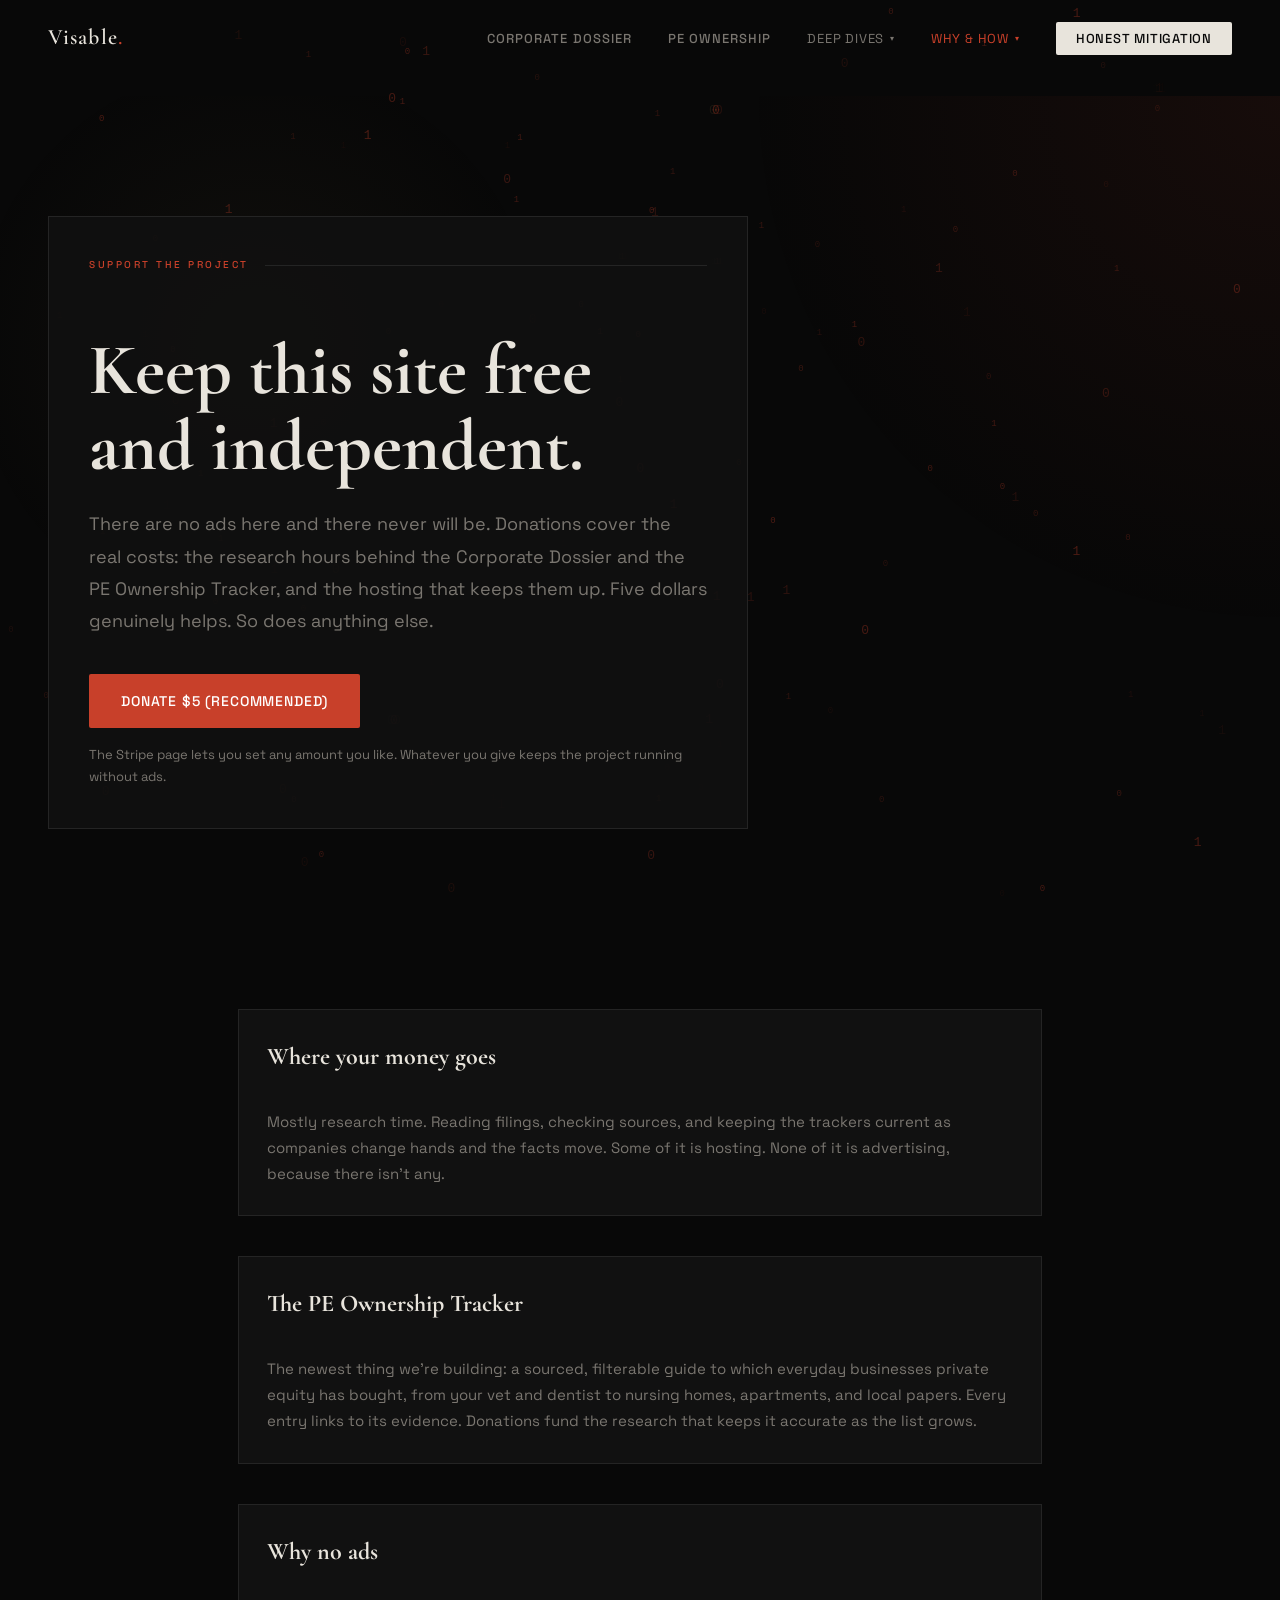
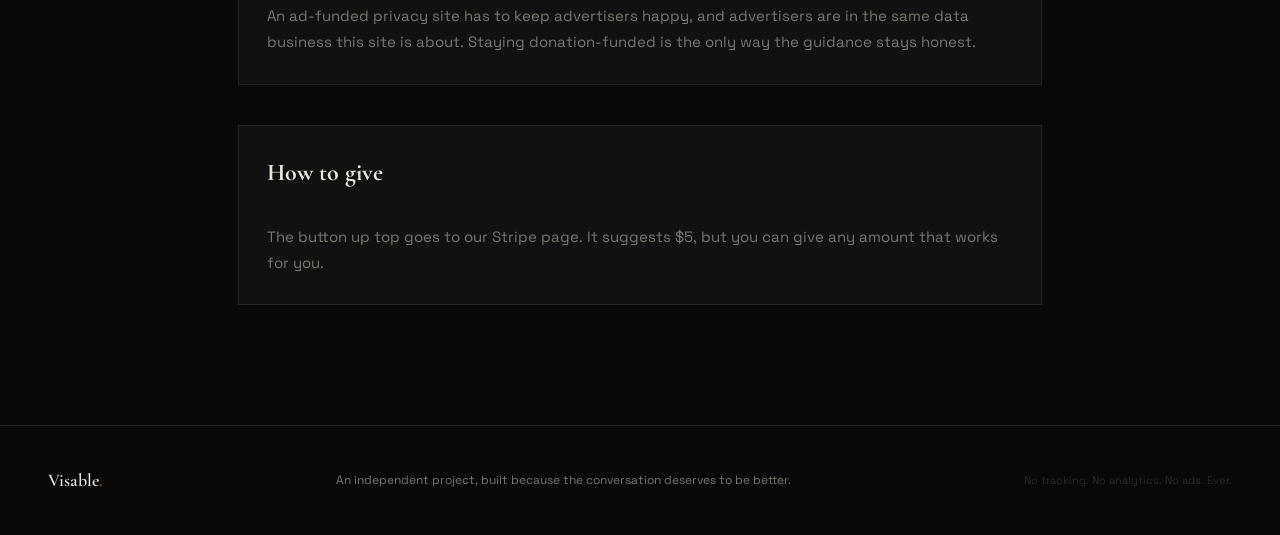
<file: donate.html>
<!DOCTYPE html>
<html lang="en">
<head>
  <meta charset="UTF-8" />
  <meta name="viewport" content="width=device-width, initial-scale=1.0" />
  <title>Donate | Visable</title>
  <meta property="og:title" content="Donate | Visable">
  <meta property="og:description" content="Support Visable to keep the site ad-free, fund research, and maintain the Corporate Dossier. Recommended donation: $5 (adjustable).">
  <meta property="og:image" content="/social-share.svg">
  <meta name="twitter:image" content="/social-share.svg">
  <meta property="og:type" content="website">
  <meta property="og:site_name" content="Visable">
  <meta name="twitter:card" content="summary_large_image">
  <meta name="twitter:title" content="Donate | Visable">
  <meta name="twitter:description" content="Support Visable to keep the site ad-free, fund research, and maintain the Corporate Dossier. Recommended donation: $5 (adjustable).">
  <link rel="preconnect" href="https://fonts.googleapis.com">
  <link href="https://fonts.googleapis.com/css2?family=Cormorant+Garamond:ital,wght@0,400;0,600;0,700;1,400;1,600&family=Space+Grotesk:wght@300;400;500;600&display=swap" rel="stylesheet">
  <link rel="stylesheet" href="style.css">
  <link rel="icon" href="favicon.svg" type="image/svg+xml">
</head>
<body>
  <canvas id="binary-canvas" class="binary-canvas" aria-hidden="true"></canvas>

  <nav id="nav">
  <a href="index.html" class="nav-logo">Visable<span>.</span></a>
  <button class="hamburger" id="hamburger" aria-label="Toggle menu">
    <span></span>
    <span></span>
    <span></span>
  </button>
  <ul id="nav-menu">
    <li><a href="tracker.html">Corporate Dossier</a></li>
    <li><a href="pe-tracker.html">PE Ownership</a></li>
    <li class="nav-group">
      <button type="button" class="nav-group-btn" aria-expanded="false" aria-controls="nav-deep-dives" aria-haspopup="true">Deep Dives<span class="nav-group-caret" aria-hidden="true">&#9662;</span></button>
      <ul class="nav-submenu" id="nav-deep-dives">
        <li><a href="flock.html">Flock Cameras</a></li>
        <li><a href="graphene.html">Your Phone</a></li>
        <li><a href="cars.html">Your Car</a></li>
        <li><a href="tv.html">Your TV</a></li>
        <li><a href="palantir.html">Palantir</a></li>
        <li><a href="fog.html">Fog Data Science</a></li>
        <li><a href="age-verification.html">Your ID</a></li>
      </ul>
    </li>
    <li class="nav-group">
      <button type="button" class="nav-group-btn active" aria-expanded="false" aria-controls="nav-why-how" aria-haspopup="true">Why &amp; How<span class="nav-group-caret" aria-hidden="true">&#9662;</span></button>
      <ul class="nav-submenu" id="nav-why-how">
        <li><a href="why-this-exists.html">Why This Exists</a></li>
        <li><a href="common-ground.html">Common Ground</a></li>
        <li><a href="enshittification.html">Enshittification</a></li>
        <li><a href="contribute.html">Contribute</a></li>
        <li><a href="donate.html" class="active">Donate</a></li>
      </ul>
    </li>
    <li><a href="index.html#tools" class="nav-cta">Honest Mitigation</a></li>
  </ul>
</nav>

  <main>
    <section class="donate-hero">
      <div class="donate-hero-inner">
        <div class="section-label">Support the Project</div>
        <h1>Keep this site free and independent.</h1>
        <p class="donate-sub">There are no ads here and there never will be. Donations cover the real costs: the research hours behind the Corporate Dossier and the PE Ownership Tracker, and the hosting that keeps them up. Five dollars genuinely helps. So does anything else.</p>
        <div class="donate-actions">
          <a class="btn-primary donate-btn" href="https://donate.stripe.com/cNicN5bKJ6yrfAv3pcgYU00" target="_blank" rel="noopener noreferrer">Donate $5 (recommended)</a>
        </div>
        <p class="donate-note">The Stripe page lets you set any amount you like. Whatever you give keeps the project running without ads.</p>
      </div>
    </section>

    <section class="donate-details">
      <div class="donate-card">
        <h3>Where your money goes</h3>
        <p>Mostly research time. Reading filings, checking sources, and keeping the trackers current as companies change hands and the facts move. Some of it is hosting. None of it is advertising, because there isn't any.</p>
      </div>
      <div class="donate-card">
        <h3>The PE Ownership Tracker</h3>
        <p>The newest thing we're building: a sourced, filterable guide to which everyday businesses private equity has bought, from your vet and dentist to nursing homes, apartments, and local papers. Every entry links to its evidence. Donations fund the research that keeps it accurate as the list grows.</p>
      </div>
      <div class="donate-card">
        <h3>Why no ads</h3>
        <p>An ad-funded privacy site has to keep advertisers happy, and advertisers are in the same data business this site is about. Staying donation-funded is the only way the guidance stays honest.</p>
      </div>
      <div class="donate-card">
        <h3>How to give</h3>
        <p>The button up top goes to our Stripe page. It suggests $5, but you can give any amount that works for you.</p>
      </div>
    </section>
  </main>

  <footer class="site-footer">
    <div class="logo">Visable<span>.</span></div>
    <p>An independent project, built because the conversation deserves to be better.</p>
    <p style="color: #2a2a2a; font-size: 11px;">No tracking. No analytics. No ads. Ever.</p>
  </footer>

  <script src="binary-background.js"></script>
  <script src="main.js"></script>
</body>
</html>
</file>
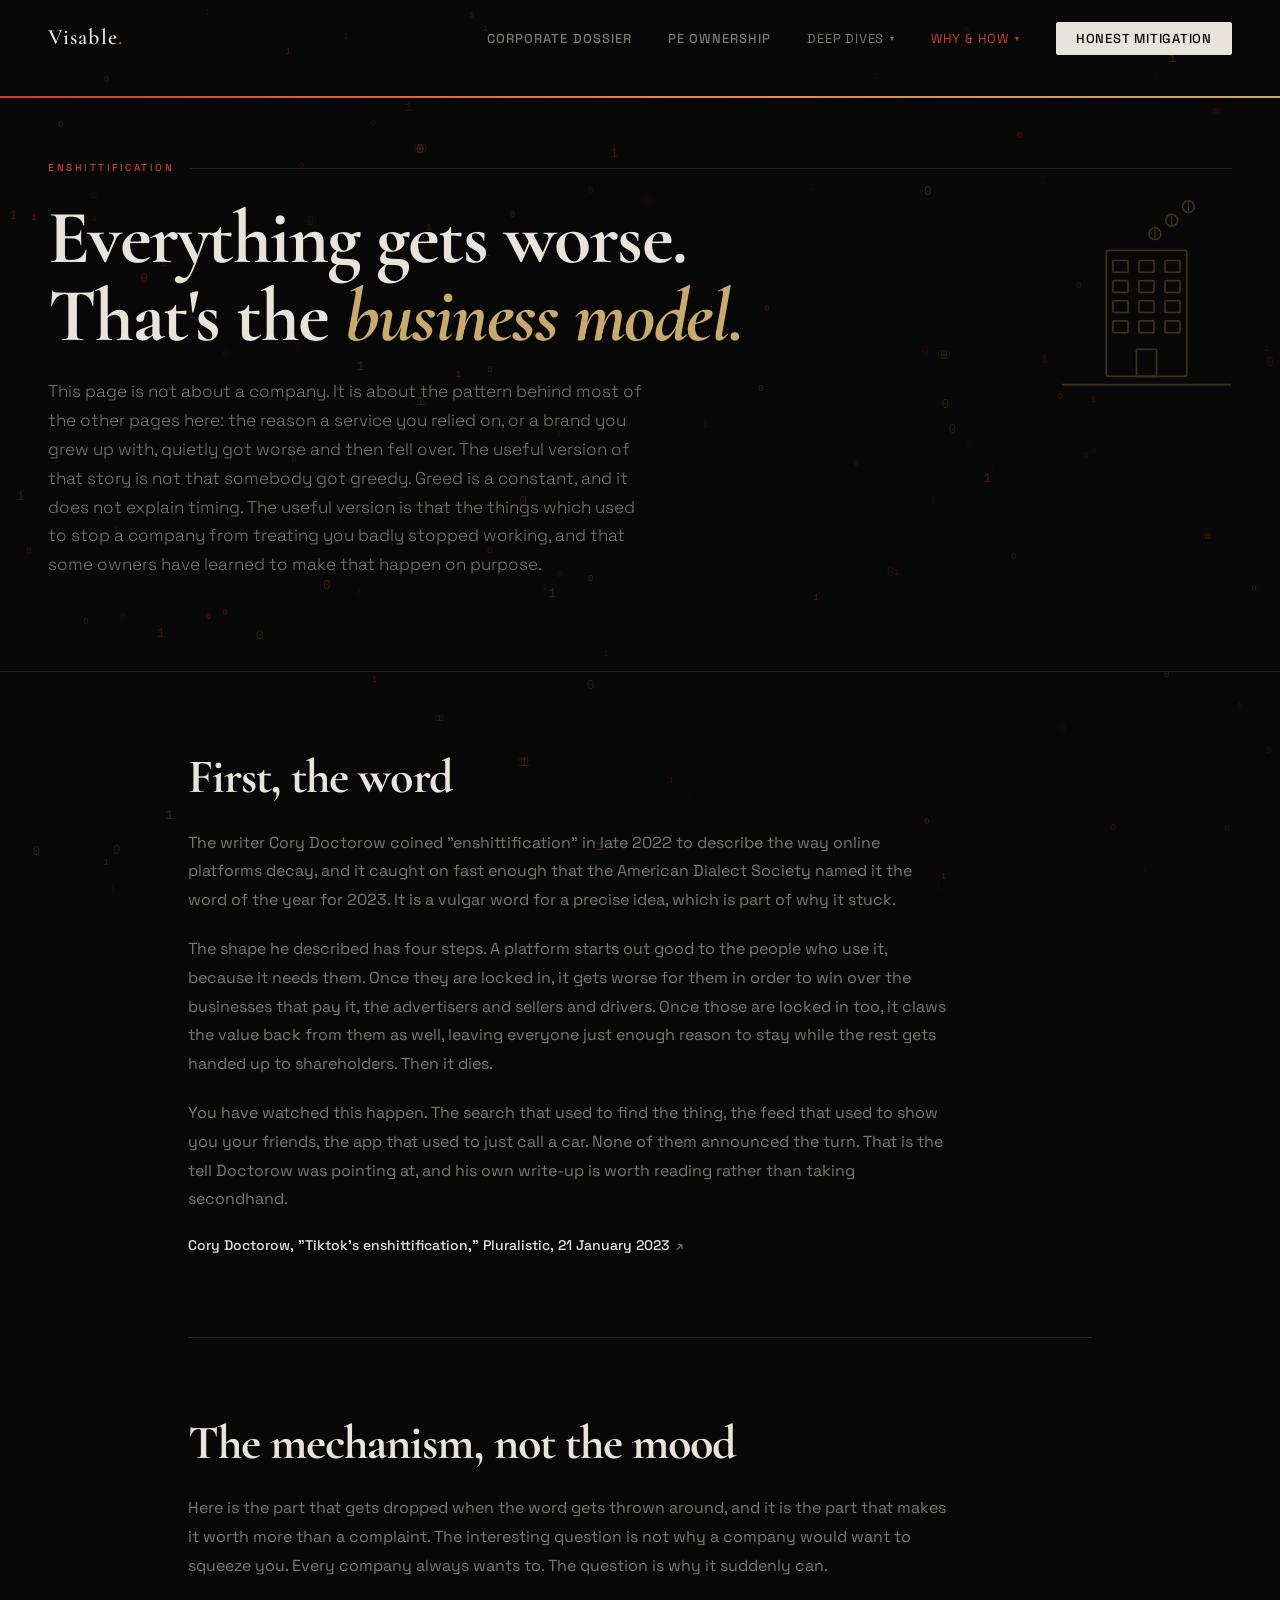
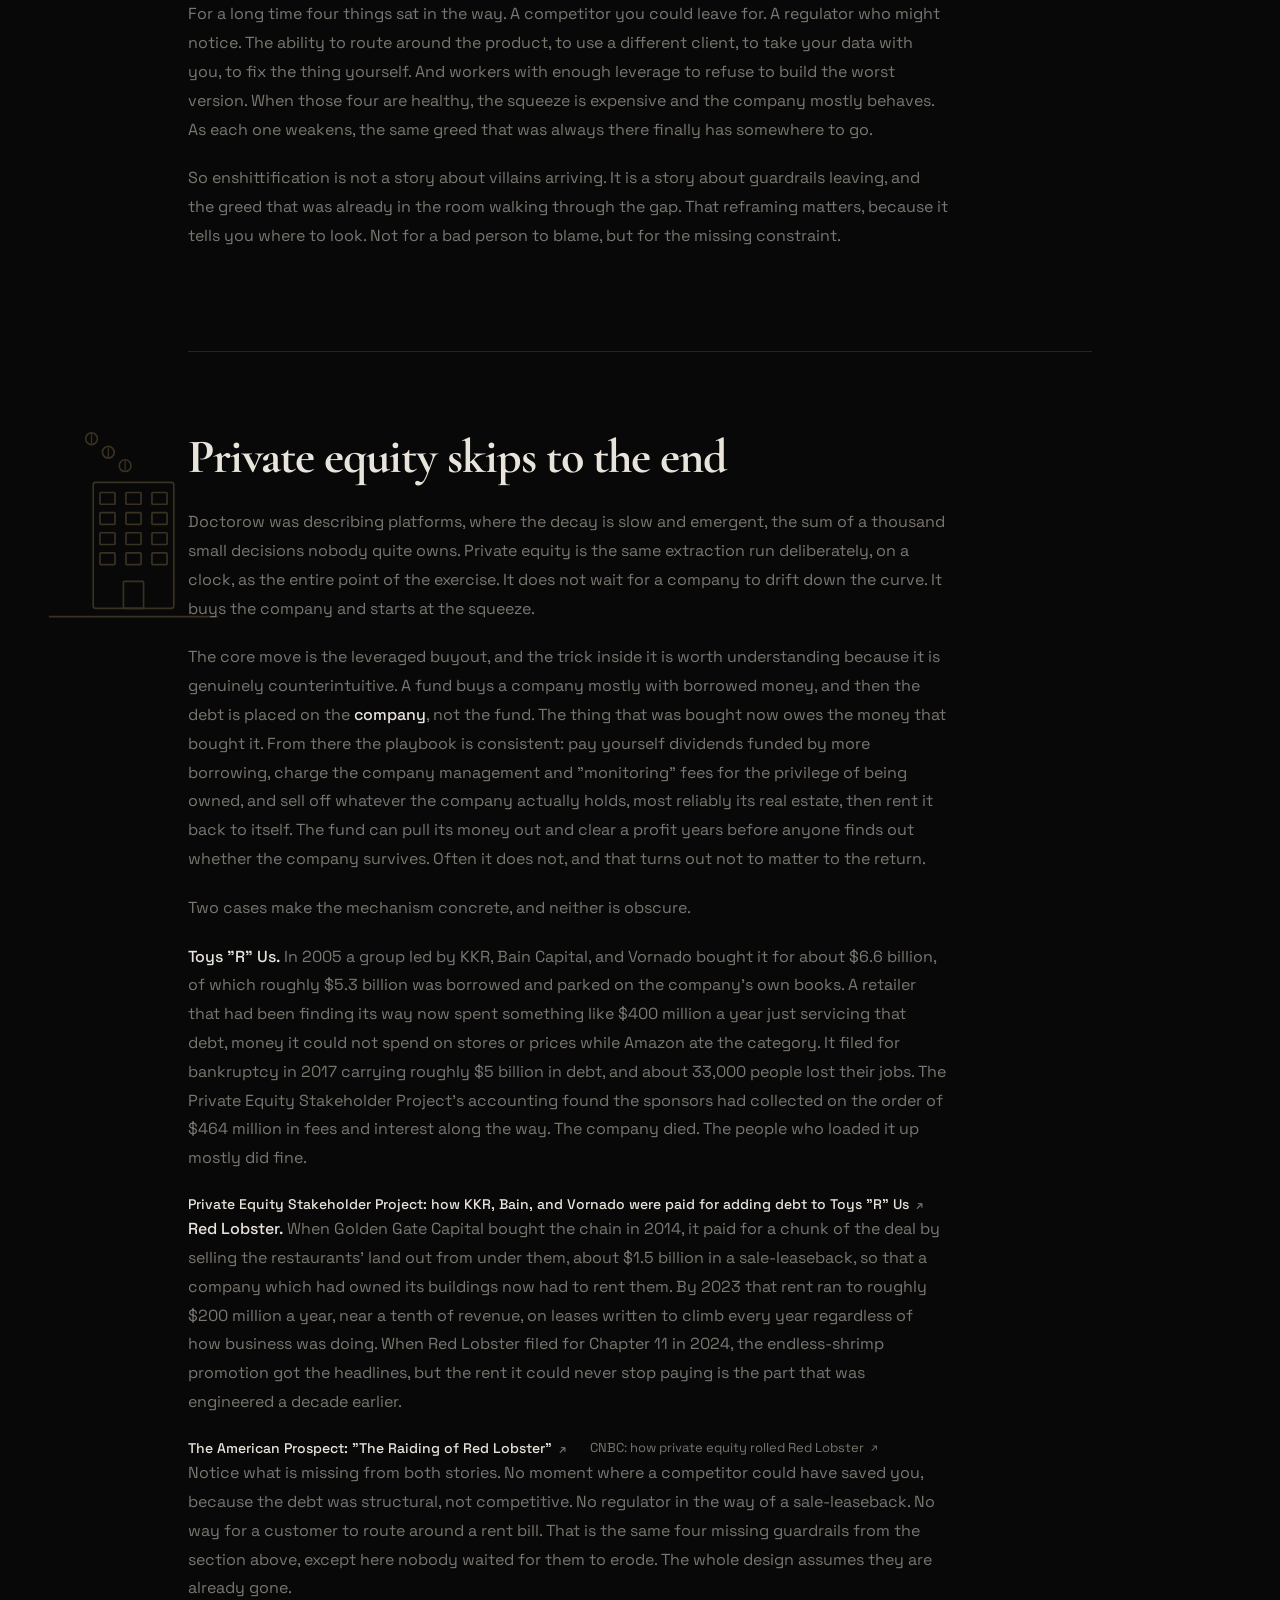
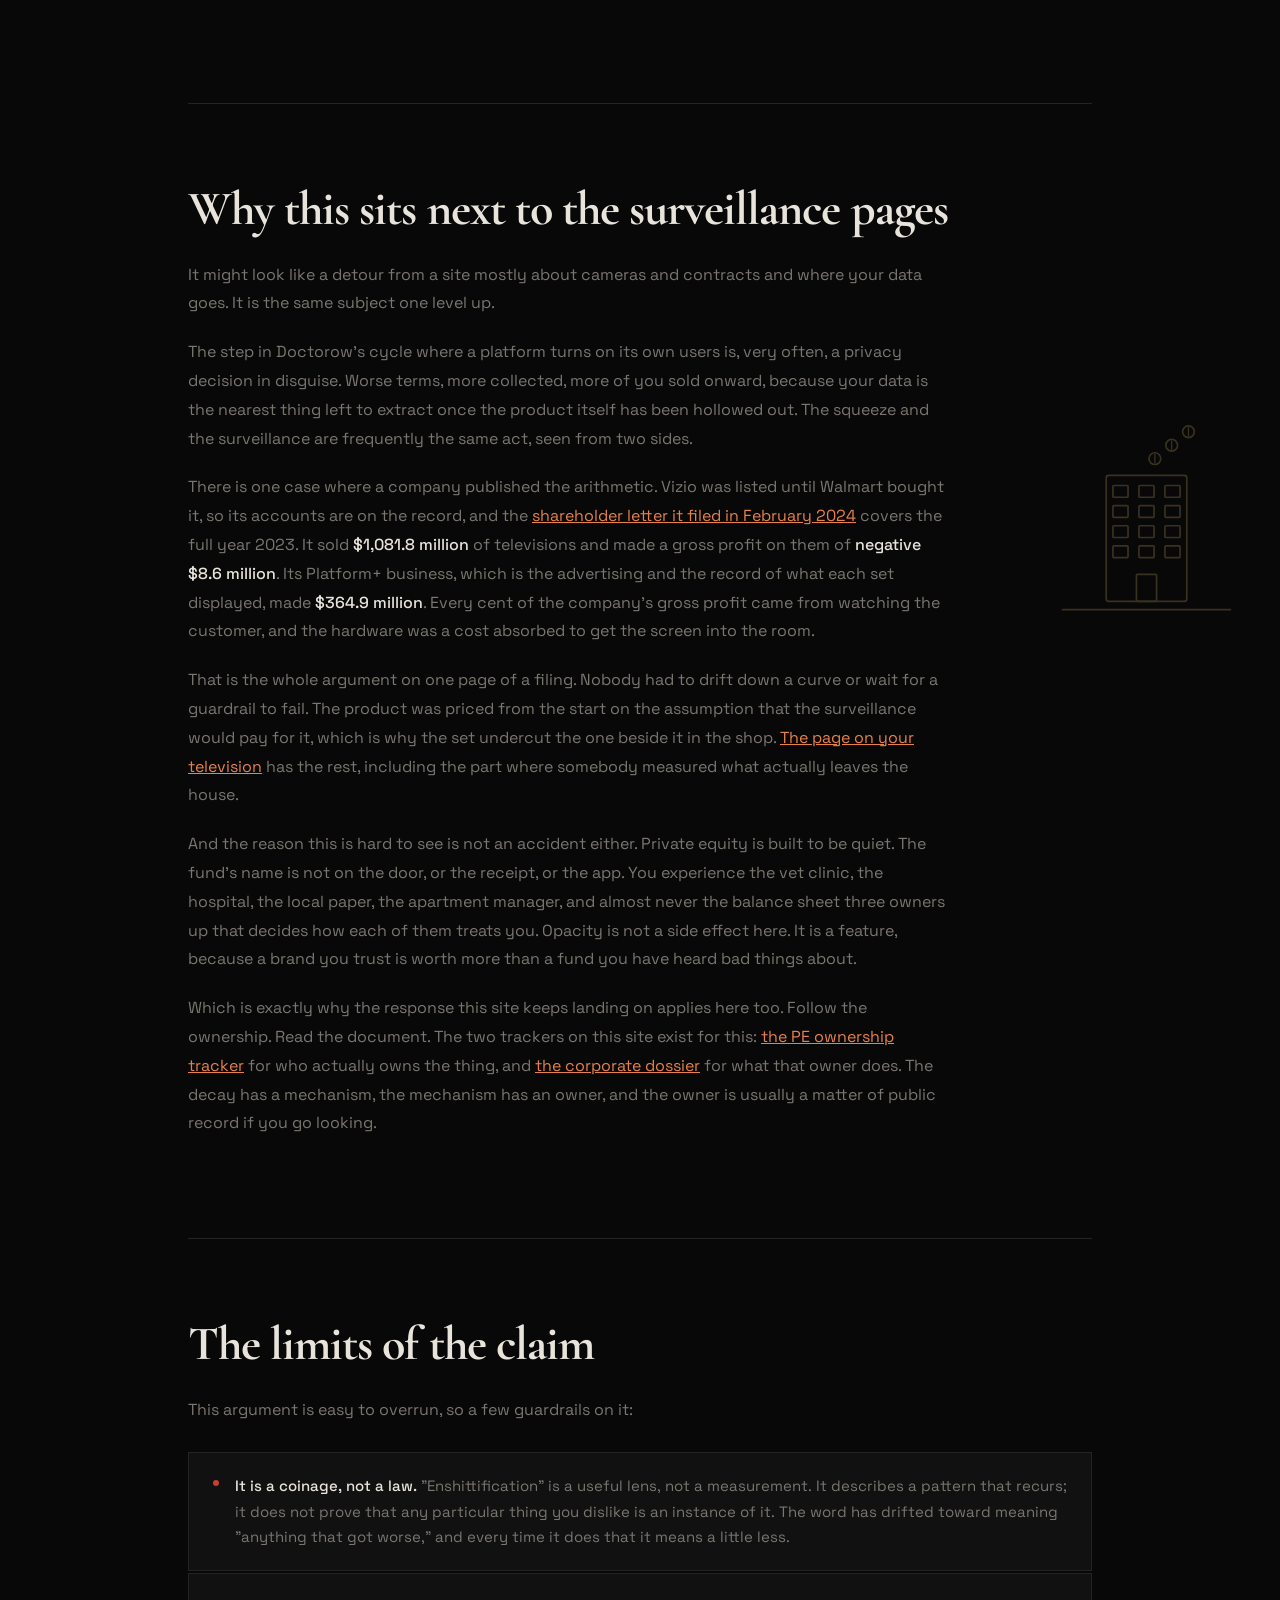
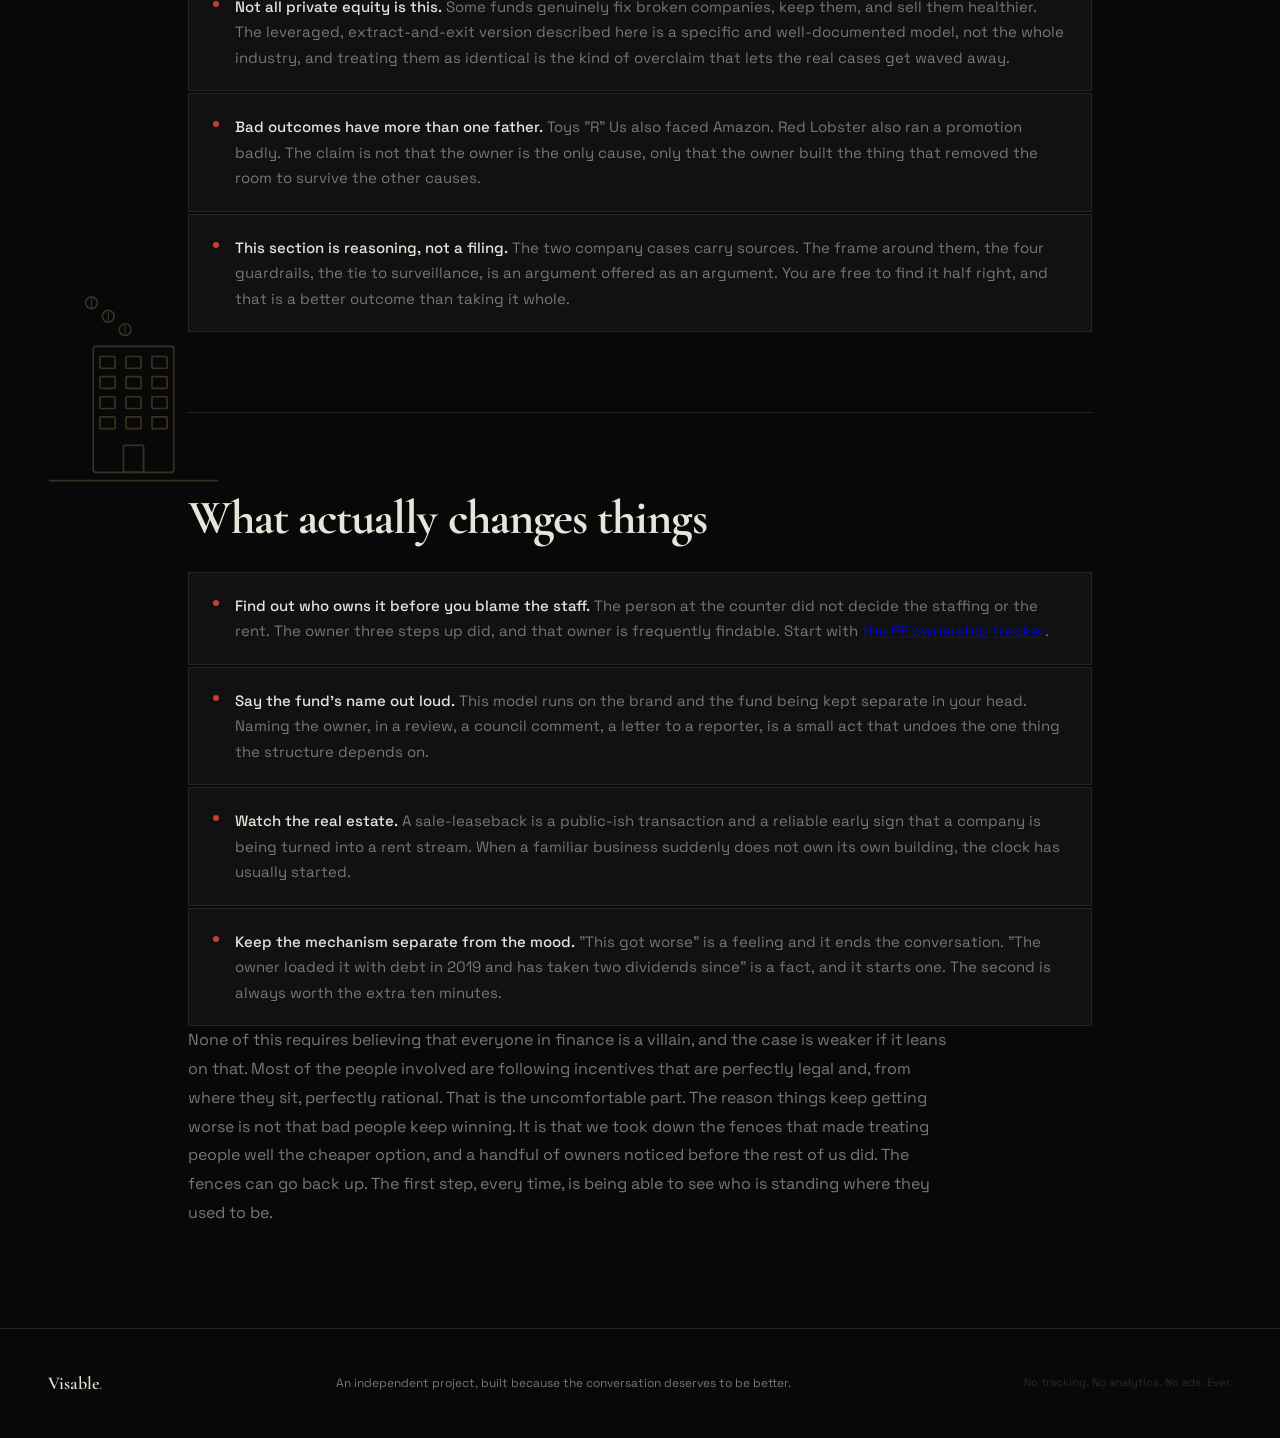
<file: enshittification.html>
<!DOCTYPE html>
<html lang="en">
<head>
  <meta charset="UTF-8" />
  <meta name="viewport" content="width=device-width, initial-scale=1.0" />
  <title>Enshittification: When Decay Is the Business Model | Visable</title>
  <meta property="og:title" content="Enshittification: When Decay Is the Business Model | Visable">
  <meta property="og:description" content="Things don't get worse because people got greedy. Greed is constant. They get worse when the things that used to discipline a company stop working, and private equity is the purest engine for making that happen on purpose.">
  <meta property="og:image" content="/social-share.svg">
  <meta name="twitter:image" content="/social-share.svg">
  <meta property="og:type" content="website">
  <meta property="og:site_name" content="Visable">
  <meta name="twitter:card" content="summary_large_image">
  <meta name="twitter:title" content="Enshittification: When Decay Is the Business Model | Visable">
  <meta name="twitter:description" content="Things don't get worse because people got greedy. Greed is constant. They get worse when the things that used to discipline a company stop working, and private equity is the purest engine for making that happen on purpose.">
  <link rel="preconnect" href="https://fonts.googleapis.com">
  <link href="https://fonts.googleapis.com/css2?family=Cormorant+Garamond:ital,wght@0,400;0,600;0,700;1,400;1,600&family=Space+Grotesk:wght@300;400;500;600&display=swap" rel="stylesheet">
  <link rel="stylesheet" href="style.css">
  <link rel="icon" href="favicon.svg" type="image/svg+xml">
</head>
<body>
  <canvas id="binary-canvas" class="binary-canvas" aria-hidden="true"></canvas>

<!-- NAV -->
<nav id="nav">
  <a href="index.html" class="nav-logo">Visable<span>.</span></a>
  <button class="hamburger" id="hamburger" aria-label="Toggle menu">
    <span></span>
    <span></span>
    <span></span>
  </button>
  <ul id="nav-menu">
    <li><a href="tracker.html">Corporate Dossier</a></li>
    <li><a href="pe-tracker.html">PE Ownership</a></li>
    <li class="nav-group">
      <button type="button" class="nav-group-btn" aria-expanded="false" aria-controls="nav-deep-dives" aria-haspopup="true">Deep Dives<span class="nav-group-caret" aria-hidden="true">&#9662;</span></button>
      <ul class="nav-submenu" id="nav-deep-dives">
        <li><a href="flock.html">Flock Cameras</a></li>
        <li><a href="graphene.html">Your Phone</a></li>
        <li><a href="cars.html">Your Car</a></li>
        <li><a href="tv.html">Your TV</a></li>
        <li><a href="palantir.html">Palantir</a></li>
        <li><a href="fog.html">Fog Data Science</a></li>
        <li><a href="age-verification.html">Your ID</a></li>
      </ul>
    </li>
    <li class="nav-group">
      <button type="button" class="nav-group-btn active" aria-expanded="false" aria-controls="nav-why-how" aria-haspopup="true">Why &amp; How<span class="nav-group-caret" aria-hidden="true">&#9662;</span></button>
      <ul class="nav-submenu" id="nav-why-how">
        <li><a href="why-this-exists.html">Why This Exists</a></li>
        <li><a href="common-ground.html">Common Ground</a></li>
        <li><a href="enshittification.html" class="active">Enshittification</a></li>
        <li><a href="contribute.html">Contribute</a></li>
        <li><a href="donate.html">Donate</a></li>
      </ul>
    </li>
    <li><a href="index.html#tools" class="nav-cta">Honest Mitigation</a></li>
  </ul>
</nav>

<main class="flock-main">

  <div class="ensh-drain-layer" aria-hidden="true">
    <div class="ensh-drain-scene side-right drain-scene-1">
      <svg viewBox="0 0 280 250" fill="none">
        <g stroke="currentColor" stroke-width="2" stroke-linecap="round" stroke-linejoin="round">
          <path d="M40 232h200" />
          <rect x="92" y="72" width="96" height="150" rx="3" />
          <rect x="128" y="190" width="24" height="32" rx="1" />
          <g class="ensh-drain-1">
            <rect x="100" y="84" width="18" height="14" rx="1" />
            <rect x="100" y="108" width="18" height="14" rx="1" />
            <rect x="100" y="132" width="18" height="14" rx="1" />
            <rect x="100" y="156" width="18" height="14" rx="1" />
          </g>
          <g class="ensh-drain-2">
            <rect x="131" y="84" width="18" height="14" rx="1" />
            <rect x="131" y="108" width="18" height="14" rx="1" />
            <rect x="131" y="132" width="18" height="14" rx="1" />
            <rect x="131" y="156" width="18" height="14" rx="1" />
          </g>
          <g class="ensh-drain-3">
            <rect x="162" y="84" width="18" height="14" rx="1" />
            <rect x="162" y="108" width="18" height="14" rx="1" />
            <rect x="162" y="132" width="18" height="14" rx="1" />
            <rect x="162" y="156" width="18" height="14" rx="1" />
          </g>
          <g class="ensh-coin ensh-coin-1"><circle cx="150" cy="52" r="7" /><path d="M150 47v10" stroke-width="1.5" /></g>
          <g class="ensh-coin ensh-coin-2"><circle cx="170" cy="36" r="7" /><path d="M170 31v10" stroke-width="1.5" /></g>
          <g class="ensh-coin ensh-coin-3"><circle cx="190" cy="20" r="7" /><path d="M190 15v10" stroke-width="1.5" /></g>
        </g>
      </svg>
    </div>
    <div class="ensh-drain-scene side-left drain-scene-2">
      <svg viewBox="0 0 280 250" fill="none">
        <g stroke="currentColor" stroke-width="2" stroke-linecap="round" stroke-linejoin="round">
          <path d="M40 232h200" />
          <rect x="92" y="72" width="96" height="150" rx="3" />
          <rect x="128" y="190" width="24" height="32" rx="1" />
          <g class="ensh-drain-1">
            <rect x="100" y="84" width="18" height="14" rx="1" />
            <rect x="100" y="108" width="18" height="14" rx="1" />
            <rect x="100" y="132" width="18" height="14" rx="1" />
            <rect x="100" y="156" width="18" height="14" rx="1" />
          </g>
          <g class="ensh-drain-2">
            <rect x="131" y="84" width="18" height="14" rx="1" />
            <rect x="131" y="108" width="18" height="14" rx="1" />
            <rect x="131" y="132" width="18" height="14" rx="1" />
            <rect x="131" y="156" width="18" height="14" rx="1" />
          </g>
          <g class="ensh-drain-3">
            <rect x="162" y="84" width="18" height="14" rx="1" />
            <rect x="162" y="108" width="18" height="14" rx="1" />
            <rect x="162" y="132" width="18" height="14" rx="1" />
            <rect x="162" y="156" width="18" height="14" rx="1" />
          </g>
          <g class="ensh-coin ensh-coin-1"><circle cx="150" cy="52" r="7" /><path d="M150 47v10" stroke-width="1.5" /></g>
          <g class="ensh-coin ensh-coin-2"><circle cx="170" cy="36" r="7" /><path d="M170 31v10" stroke-width="1.5" /></g>
          <g class="ensh-coin ensh-coin-3"><circle cx="190" cy="20" r="7" /><path d="M190 15v10" stroke-width="1.5" /></g>
        </g>
      </svg>
    </div>
    <div class="ensh-drain-scene side-right drain-scene-3">
      <svg viewBox="0 0 280 250" fill="none">
        <g stroke="currentColor" stroke-width="2" stroke-linecap="round" stroke-linejoin="round">
          <path d="M40 232h200" />
          <rect x="92" y="72" width="96" height="150" rx="3" />
          <rect x="128" y="190" width="24" height="32" rx="1" />
          <g class="ensh-drain-1">
            <rect x="100" y="84" width="18" height="14" rx="1" />
            <rect x="100" y="108" width="18" height="14" rx="1" />
            <rect x="100" y="132" width="18" height="14" rx="1" />
            <rect x="100" y="156" width="18" height="14" rx="1" />
          </g>
          <g class="ensh-drain-2">
            <rect x="131" y="84" width="18" height="14" rx="1" />
            <rect x="131" y="108" width="18" height="14" rx="1" />
            <rect x="131" y="132" width="18" height="14" rx="1" />
            <rect x="131" y="156" width="18" height="14" rx="1" />
          </g>
          <g class="ensh-drain-3">
            <rect x="162" y="84" width="18" height="14" rx="1" />
            <rect x="162" y="108" width="18" height="14" rx="1" />
            <rect x="162" y="132" width="18" height="14" rx="1" />
            <rect x="162" y="156" width="18" height="14" rx="1" />
          </g>
          <g class="ensh-coin ensh-coin-1"><circle cx="150" cy="52" r="7" /><path d="M150 47v10" stroke-width="1.5" /></g>
          <g class="ensh-coin ensh-coin-2"><circle cx="170" cy="36" r="7" /><path d="M170 31v10" stroke-width="1.5" /></g>
          <g class="ensh-coin ensh-coin-3"><circle cx="190" cy="20" r="7" /><path d="M190 15v10" stroke-width="1.5" /></g>
        </g>
      </svg>
    </div>
    <div class="ensh-drain-scene side-left drain-scene-4">
      <svg viewBox="0 0 280 250" fill="none">
        <g stroke="currentColor" stroke-width="2" stroke-linecap="round" stroke-linejoin="round">
          <path d="M40 232h200" />
          <rect x="92" y="72" width="96" height="150" rx="3" />
          <rect x="128" y="190" width="24" height="32" rx="1" />
          <g class="ensh-drain-1">
            <rect x="100" y="84" width="18" height="14" rx="1" />
            <rect x="100" y="108" width="18" height="14" rx="1" />
            <rect x="100" y="132" width="18" height="14" rx="1" />
            <rect x="100" y="156" width="18" height="14" rx="1" />
          </g>
          <g class="ensh-drain-2">
            <rect x="131" y="84" width="18" height="14" rx="1" />
            <rect x="131" y="108" width="18" height="14" rx="1" />
            <rect x="131" y="132" width="18" height="14" rx="1" />
            <rect x="131" y="156" width="18" height="14" rx="1" />
          </g>
          <g class="ensh-drain-3">
            <rect x="162" y="84" width="18" height="14" rx="1" />
            <rect x="162" y="108" width="18" height="14" rx="1" />
            <rect x="162" y="132" width="18" height="14" rx="1" />
            <rect x="162" y="156" width="18" height="14" rx="1" />
          </g>
          <g class="ensh-coin ensh-coin-1"><circle cx="150" cy="52" r="7" /><path d="M150 47v10" stroke-width="1.5" /></g>
          <g class="ensh-coin ensh-coin-2"><circle cx="170" cy="36" r="7" /><path d="M170 31v10" stroke-width="1.5" /></g>
          <g class="ensh-coin ensh-coin-3"><circle cx="190" cy="20" r="7" /><path d="M190 15v10" stroke-width="1.5" /></g>
        </g>
      </svg>
    </div>
  </div>

  <div class="dossier-header">
    <div class="section-label">Enshittification</div>
    <h1>Everything gets worse.<br />That's the <em>business model.</em></h1>
    <p class="dossier-sub">This page is not about a company. It is about the pattern behind most of the other pages here: the reason a service you relied on, or a brand you grew up with, quietly got worse and then fell over. The useful version of that story is not that somebody got greedy. Greed is a constant, and it does not explain timing. The useful version is that the things which used to stop a company from treating you badly stopped working, and that some owners have learned to make that happen on purpose.</p>
  </div>

  <div class="flock-body">

    <!-- a) THE WORD -->
    <section class="flock-block" aria-labelledby="name-h">
      <h2 id="name-h">First, the word</h2>
      <p>The writer Cory Doctorow coined "enshittification" in late 2022 to describe the way online platforms decay, and it caught on fast enough that the American Dialect Society named it the word of the year for 2023. It is a vulgar word for a precise idea, which is part of why it stuck.</p>
      <p>The shape he described has four steps. A platform starts out good to the people who use it, because it needs them. Once they are locked in, it gets worse for them in order to win over the businesses that pay it, the advertisers and sellers and drivers. Once those are locked in too, it claws the value back from them as well, leaving everyone just enough reason to stay while the rest gets handed up to shareholders. Then it dies.</p>
      <p>You have watched this happen. The search that used to find the thing, the feed that used to show you your friends, the app that used to just call a car. None of them announced the turn. That is the tell Doctorow was pointing at, and his own write-up is worth reading rather than taking secondhand.</p>
      <div class="hm-action-links">
        <a class="ext-link" href="https://pluralistic.net/2023/01/21/potemkin-ai/" target="_blank" rel="noopener noreferrer">Cory Doctorow, "Tiktok's enshittification," Pluralistic, 21 January 2023<span class="ext-ind" aria-hidden="true">&#8599;</span><span class="visually-hidden"> (opens in a new tab)</span></a>
      </div>
    </section>

    <!-- b) THE MECHANISM -->
    <section class="flock-block" aria-labelledby="mech-h">
      <h2 id="mech-h">The mechanism, not the mood</h2>
      <p>Here is the part that gets dropped when the word gets thrown around, and it is the part that makes it worth more than a complaint. The interesting question is not why a company would want to squeeze you. Every company always wants to. The question is why it suddenly can.</p>
      <p>For a long time four things sat in the way. A competitor you could leave for. A regulator who might notice. The ability to route around the product, to use a different client, to take your data with you, to fix the thing yourself. And workers with enough leverage to refuse to build the worst version. When those four are healthy, the squeeze is expensive and the company mostly behaves. As each one weakens, the same greed that was always there finally has somewhere to go.</p>
      <p>So enshittification is not a story about villains arriving. It is a story about guardrails leaving, and the greed that was already in the room walking through the gap. That reframing matters, because it tells you where to look. Not for a bad person to blame, but for the missing constraint.</p>
    </section>

    <!-- c) PRIVATE EQUITY -->
    <section class="flock-block" aria-labelledby="pe-h">
      <h2 id="pe-h">Private equity skips to the end</h2>
      <p>Doctorow was describing platforms, where the decay is slow and emergent, the sum of a thousand small decisions nobody quite owns. Private equity is the same extraction run deliberately, on a clock, as the entire point of the exercise. It does not wait for a company to drift down the curve. It buys the company and starts at the squeeze.</p>
      <p>The core move is the leveraged buyout, and the trick inside it is worth understanding because it is genuinely counterintuitive. A fund buys a company mostly with borrowed money, and then the debt is placed on the <strong>company</strong>, not the fund. The thing that was bought now owes the money that bought it. From there the playbook is consistent: pay yourself dividends funded by more borrowing, charge the company management and "monitoring" fees for the privilege of being owned, and sell off whatever the company actually holds, most reliably its real estate, then rent it back to itself. The fund can pull its money out and clear a profit years before anyone finds out whether the company survives. Often it does not, and that turns out not to matter to the return.</p>
      <p>Two cases make the mechanism concrete, and neither is obscure.</p>
      <p><strong>Toys "R" Us.</strong> In 2005 a group led by KKR, Bain Capital, and Vornado bought it for about $6.6 billion, of which roughly $5.3 billion was borrowed and parked on the company's own books. A retailer that had been finding its way now spent something like $400 million a year just servicing that debt, money it could not spend on stores or prices while Amazon ate the category. It filed for bankruptcy in 2017 carrying roughly $5 billion in debt, and about 33,000 people lost their jobs. The Private Equity Stakeholder Project's accounting found the sponsors had collected on the order of $464 million in fees and interest along the way. The company died. The people who loaded it up mostly did fine.</p>
      <div class="hm-action-links">
        <a class="ext-link" href="https://pestakeholder.org/news/kkr-bain-capital-vornado-repeatedly-rewarded-themselves-for-adding-debt-to-toys-r-us/" target="_blank" rel="noopener noreferrer">Private Equity Stakeholder Project: how KKR, Bain, and Vornado were paid for adding debt to Toys "R" Us<span class="ext-ind" aria-hidden="true">&#8599;</span><span class="visually-hidden"> (opens in a new tab)</span></a>
      </div>
      <p><strong>Red Lobster.</strong> When Golden Gate Capital bought the chain in 2014, it paid for a chunk of the deal by selling the restaurants' land out from under them, about $1.5 billion in a sale-leaseback, so that a company which had owned its buildings now had to rent them. By 2023 that rent ran to roughly $200 million a year, near a tenth of revenue, on leases written to climb every year regardless of how business was doing. When Red Lobster filed for Chapter 11 in 2024, the endless-shrimp promotion got the headlines, but the rent it could never stop paying is the part that was engineered a decade earlier.</p>
      <div class="hm-action-links">
        <a class="ext-link" href="https://prospect.org/economy/2024-05-22-raiding-red-lobster/" target="_blank" rel="noopener noreferrer">The American Prospect: "The Raiding of Red Lobster"<span class="ext-ind" aria-hidden="true">&#8599;</span><span class="visually-hidden"> (opens in a new tab)</span></a>
        <a class="ext-link secondary" href="https://www.cnbc.com/2024/05/24/how-private-equity-rolled-red-lobster.html" target="_blank" rel="noopener noreferrer">CNBC: how private equity rolled Red Lobster<span class="ext-ind" aria-hidden="true">&#8599;</span><span class="visually-hidden"> (opens in a new tab)</span></a>
      </div>
      <p>Notice what is missing from both stories. No moment where a competitor could have saved you, because the debt was structural, not competitive. No regulator in the way of a sale-leaseback. No way for a customer to route around a rent bill. That is the same four missing guardrails from the section above, except here nobody waited for them to erode. The whole design assumes they are already gone.</p>
    </section>

    <!-- d) WHY IT'S HERE -->
    <section class="flock-block" aria-labelledby="here-h">
      <h2 id="here-h">Why this sits next to the surveillance pages</h2>
      <p>It might look like a detour from a site mostly about cameras and contracts and where your data goes. It is the same subject one level up.</p>
      <p>The step in Doctorow's cycle where a platform turns on its own users is, very often, a privacy decision in disguise. Worse terms, more collected, more of you sold onward, because your data is the nearest thing left to extract once the product itself has been hollowed out. The squeeze and the surveillance are frequently the same act, seen from two sides.</p>
      <p>There is one case where a company published the arithmetic. Vizio was listed until Walmart bought it, so its accounts are on the record, and the <a href="https://www.sec.gov/Archives/edgar/data/1835591/000183559124000008/shareholderletterwex991.htm" target="_blank" rel="noopener noreferrer">shareholder letter it filed in February 2024</a> covers the full year 2023. It sold <strong>$1,081.8 million</strong> of televisions and made a gross profit on them of <strong>negative $8.6 million</strong>. Its Platform+ business, which is the advertising and the record of what each set displayed, made <strong>$364.9 million</strong>. Every cent of the company's gross profit came from watching the customer, and the hardware was a cost absorbed to get the screen into the room.</p>
      <p>That is the whole argument on one page of a filing. Nobody had to drift down a curve or wait for a guardrail to fail. The product was priced from the start on the assumption that the surveillance would pay for it, which is why the set undercut the one beside it in the shop. <a href="tv.html">The page on your television</a> has the rest, including the part where somebody measured what actually leaves the house.</p>
      <p>And the reason this is hard to see is not an accident either. Private equity is built to be quiet. The fund's name is not on the door, or the receipt, or the app. You experience the vet clinic, the hospital, the local paper, the apartment manager, and almost never the balance sheet three owners up that decides how each of them treats you. Opacity is not a side effect here. It is a feature, because a brand you trust is worth more than a fund you have heard bad things about.</p>
      <p>Which is exactly why the response this site keeps landing on applies here too. Follow the ownership. Read the document. The two trackers on this site exist for this: <a href="pe-tracker.html">the PE ownership tracker</a> for who actually owns the thing, and <a href="tracker.html">the corporate dossier</a> for what that owner does. The decay has a mechanism, the mechanism has an owner, and the owner is usually a matter of public record if you go looking.</p>
    </section>

    <!-- e) THE LIMITS -->
    <section class="flock-block" aria-labelledby="limits-h">
      <h2 id="limits-h">The limits of the claim</h2>
      <p>This argument is easy to overrun, so a few guardrails on it:</p>
      <ul class="flock-list">
        <li><strong>It is a coinage, not a law.</strong> "Enshittification" is a useful lens, not a measurement. It describes a pattern that recurs; it does not prove that any particular thing you dislike is an instance of it. The word has drifted toward meaning "anything that got worse," and every time it does that it means a little less.</li>
        <li><strong>Not all private equity is this.</strong> Some funds genuinely fix broken companies, keep them, and sell them healthier. The leveraged, extract-and-exit version described here is a specific and well-documented model, not the whole industry, and treating them as identical is the kind of overclaim that lets the real cases get waved away.</li>
        <li><strong>Bad outcomes have more than one father.</strong> Toys "R" Us also faced Amazon. Red Lobster also ran a promotion badly. The claim is not that the owner is the only cause, only that the owner built the thing that removed the room to survive the other causes.</li>
        <li><strong>This section is reasoning, not a filing.</strong> The two company cases carry sources. The frame around them, the four guardrails, the tie to surveillance, is an argument offered as an argument. You are free to find it half right, and that is a better outcome than taking it whole.</li>
      </ul>
    </section>

    <!-- f) CIVIC CLOSE -->
    <section class="flock-block" aria-labelledby="civic-h">
      <h2 id="civic-h">What actually changes things</h2>
      <ul class="flock-list">
        <li><strong>Find out who owns it before you blame the staff.</strong> The person at the counter did not decide the staffing or the rent. The owner three steps up did, and that owner is frequently findable. Start with <a href="pe-tracker.html">the PE ownership tracker</a>.</li>
        <li><strong>Say the fund's name out loud.</strong> This model runs on the brand and the fund being kept separate in your head. Naming the owner, in a review, a council comment, a letter to a reporter, is a small act that undoes the one thing the structure depends on.</li>
        <li><strong>Watch the real estate.</strong> A sale-leaseback is a public-ish transaction and a reliable early sign that a company is being turned into a rent stream. When a familiar business suddenly does not own its own building, the clock has usually started.</li>
        <li><strong>Keep the mechanism separate from the mood.</strong> "This got worse" is a feeling and it ends the conversation. "The owner loaded it with debt in 2019 and has taken two dividends since" is a fact, and it starts one. The second is always worth the extra ten minutes.</li>
      </ul>
      <p>None of this requires believing that everyone in finance is a villain, and the case is weaker if it leans on that. Most of the people involved are following incentives that are perfectly legal and, from where they sit, perfectly rational. That is the uncomfortable part. The reason things keep getting worse is not that bad people keep winning. It is that we took down the fences that made treating people well the cheaper option, and a handful of owners noticed before the rest of us did. The fences can go back up. The first step, every time, is being able to see who is standing where they used to be.</p>
    </section>

  </div>
</main>

<footer class="site-footer">
  <div class="logo">Visable<span>.</span></div>
  <p>An independent project, built because the conversation deserves to be better.</p>
  <p style="color: #2a2a2a; font-size: 11px;">No tracking. No analytics. No ads. Ever.</p>
</footer>

<script src="binary-background.js"></script>
<script src="main.js"></script>
</body>
</html>
</file>
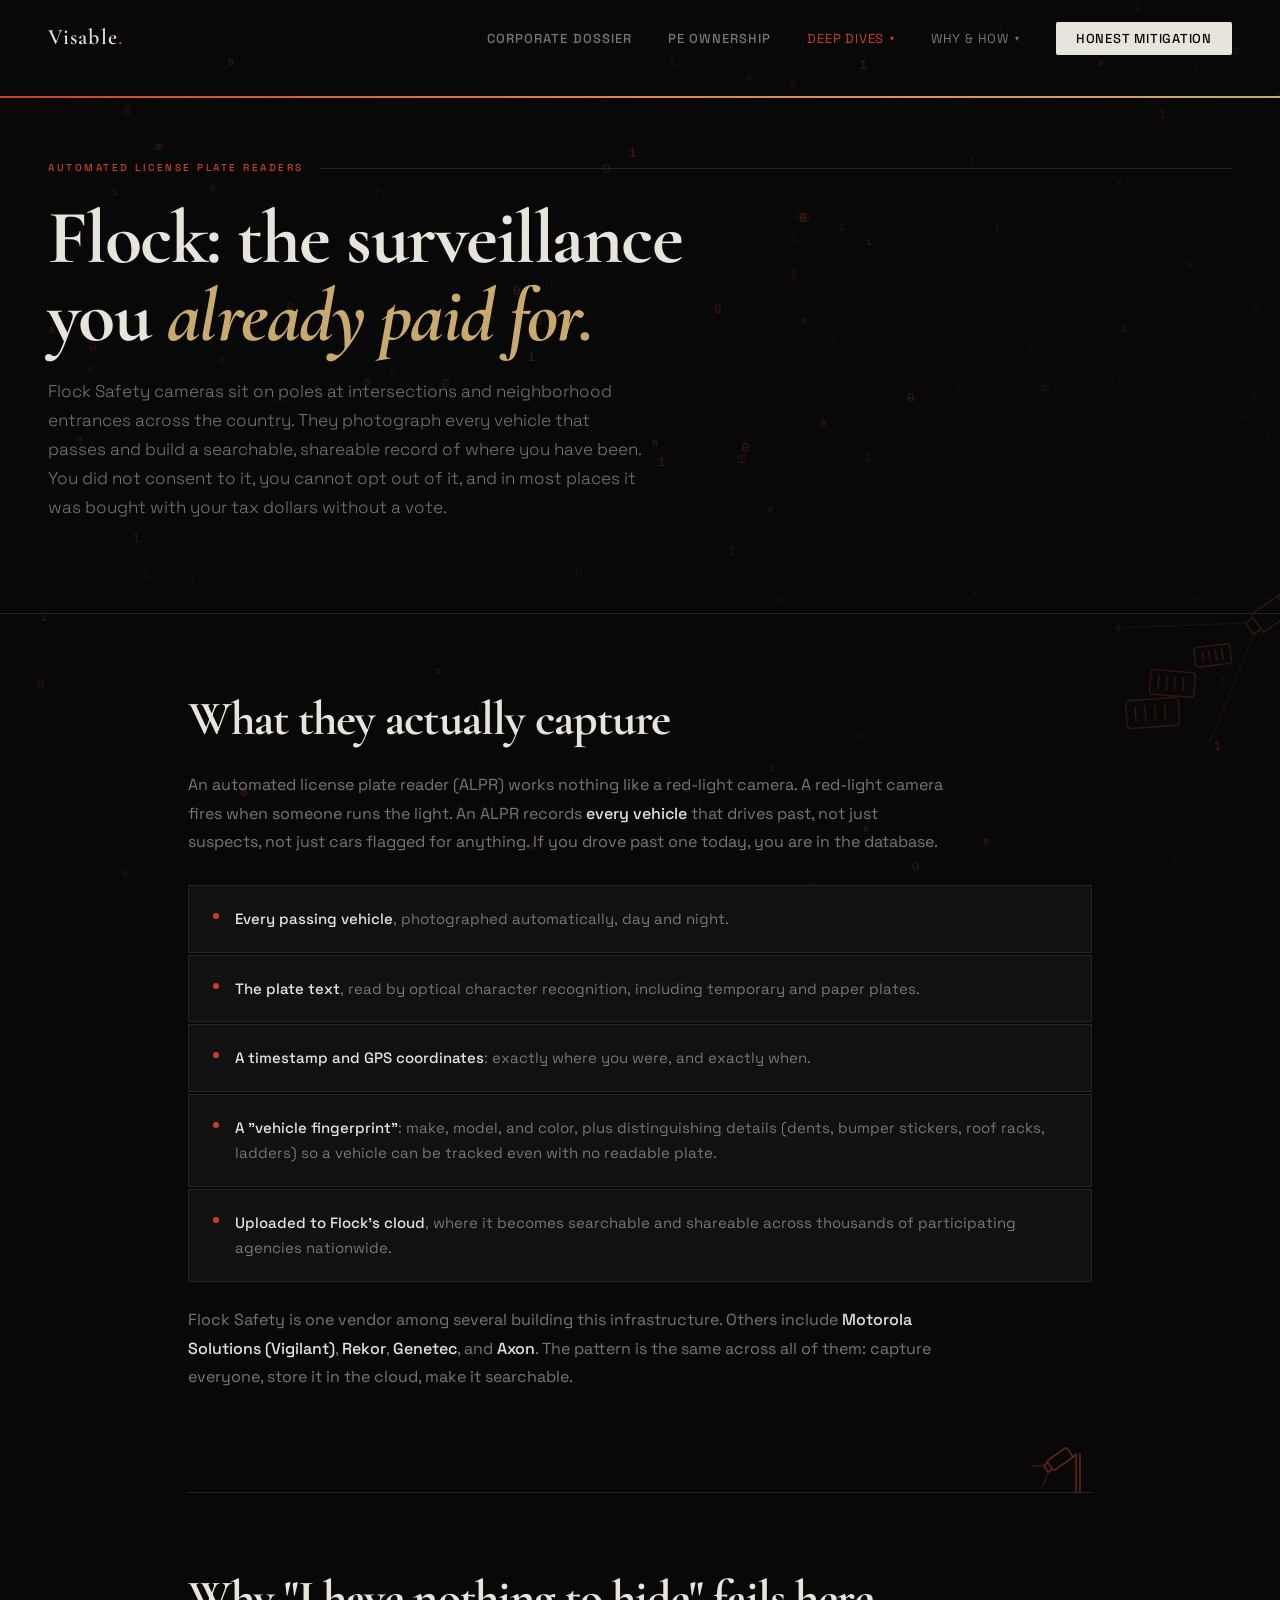
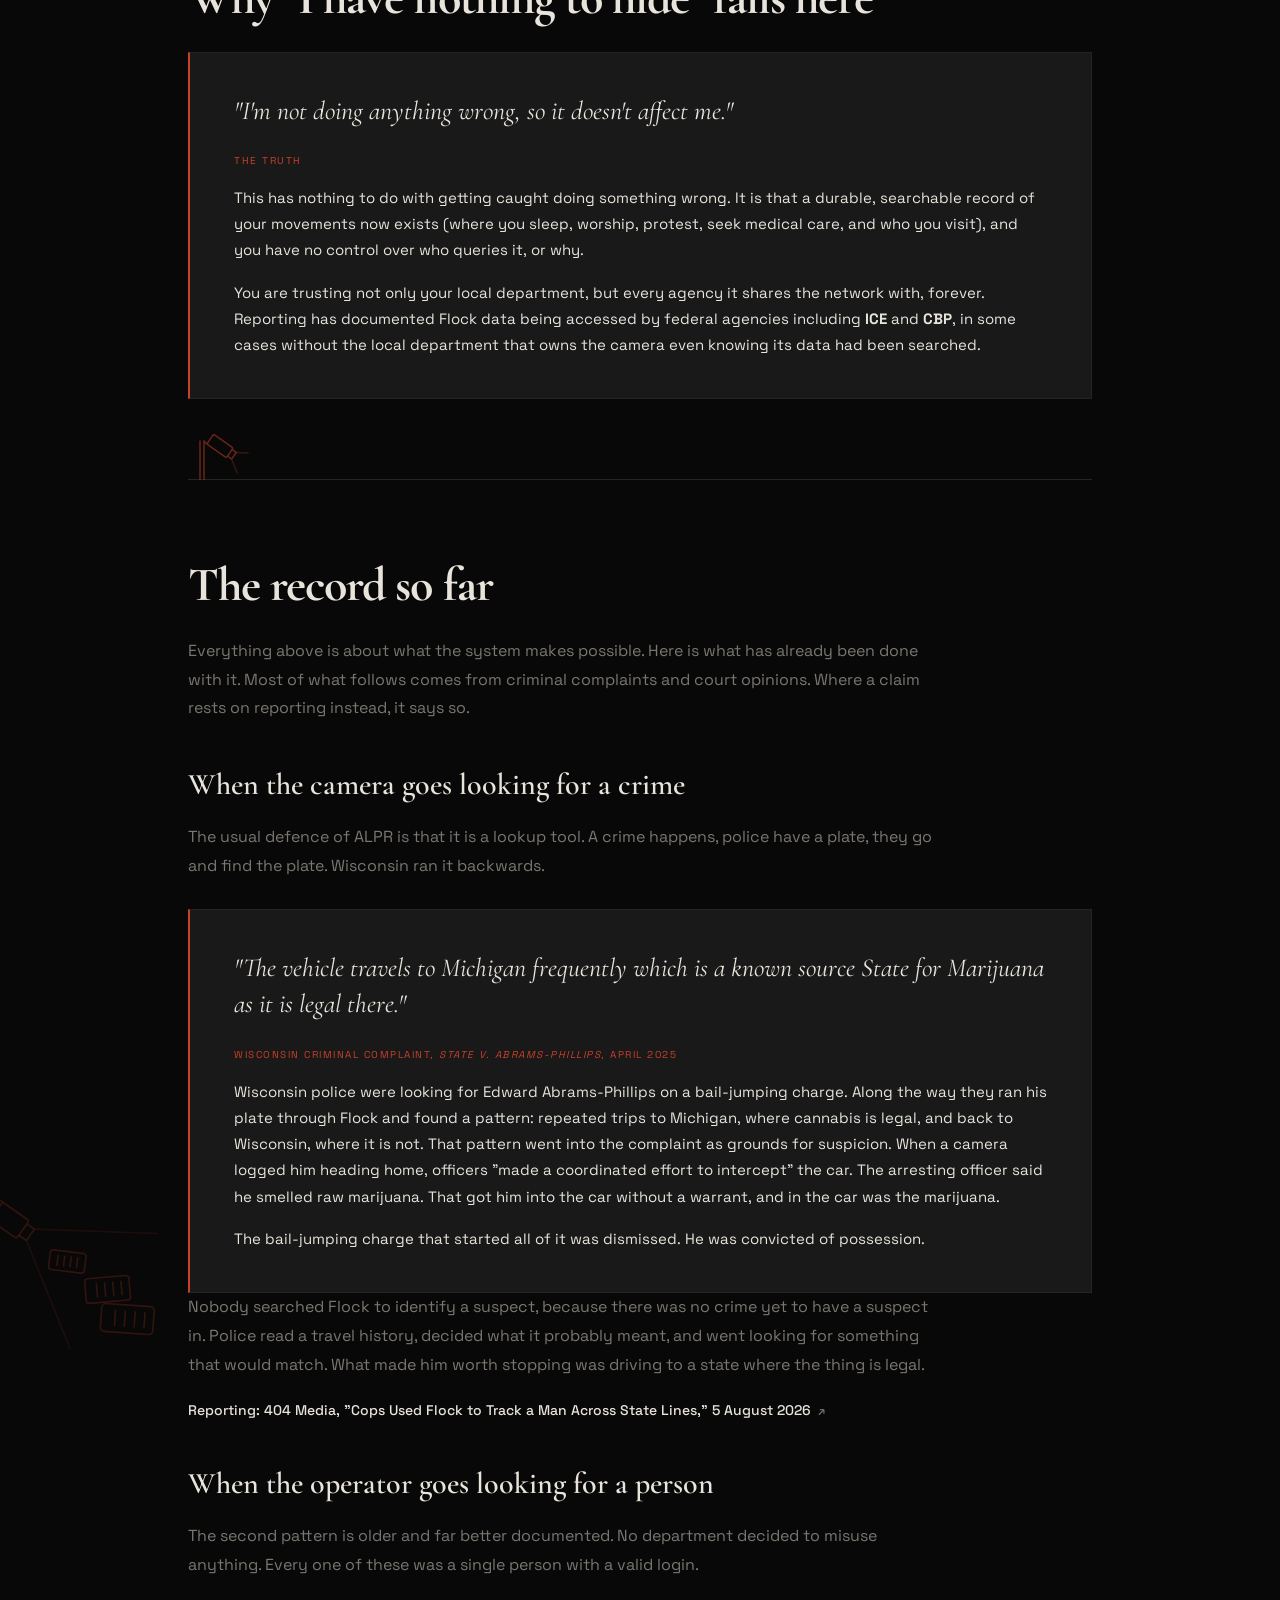
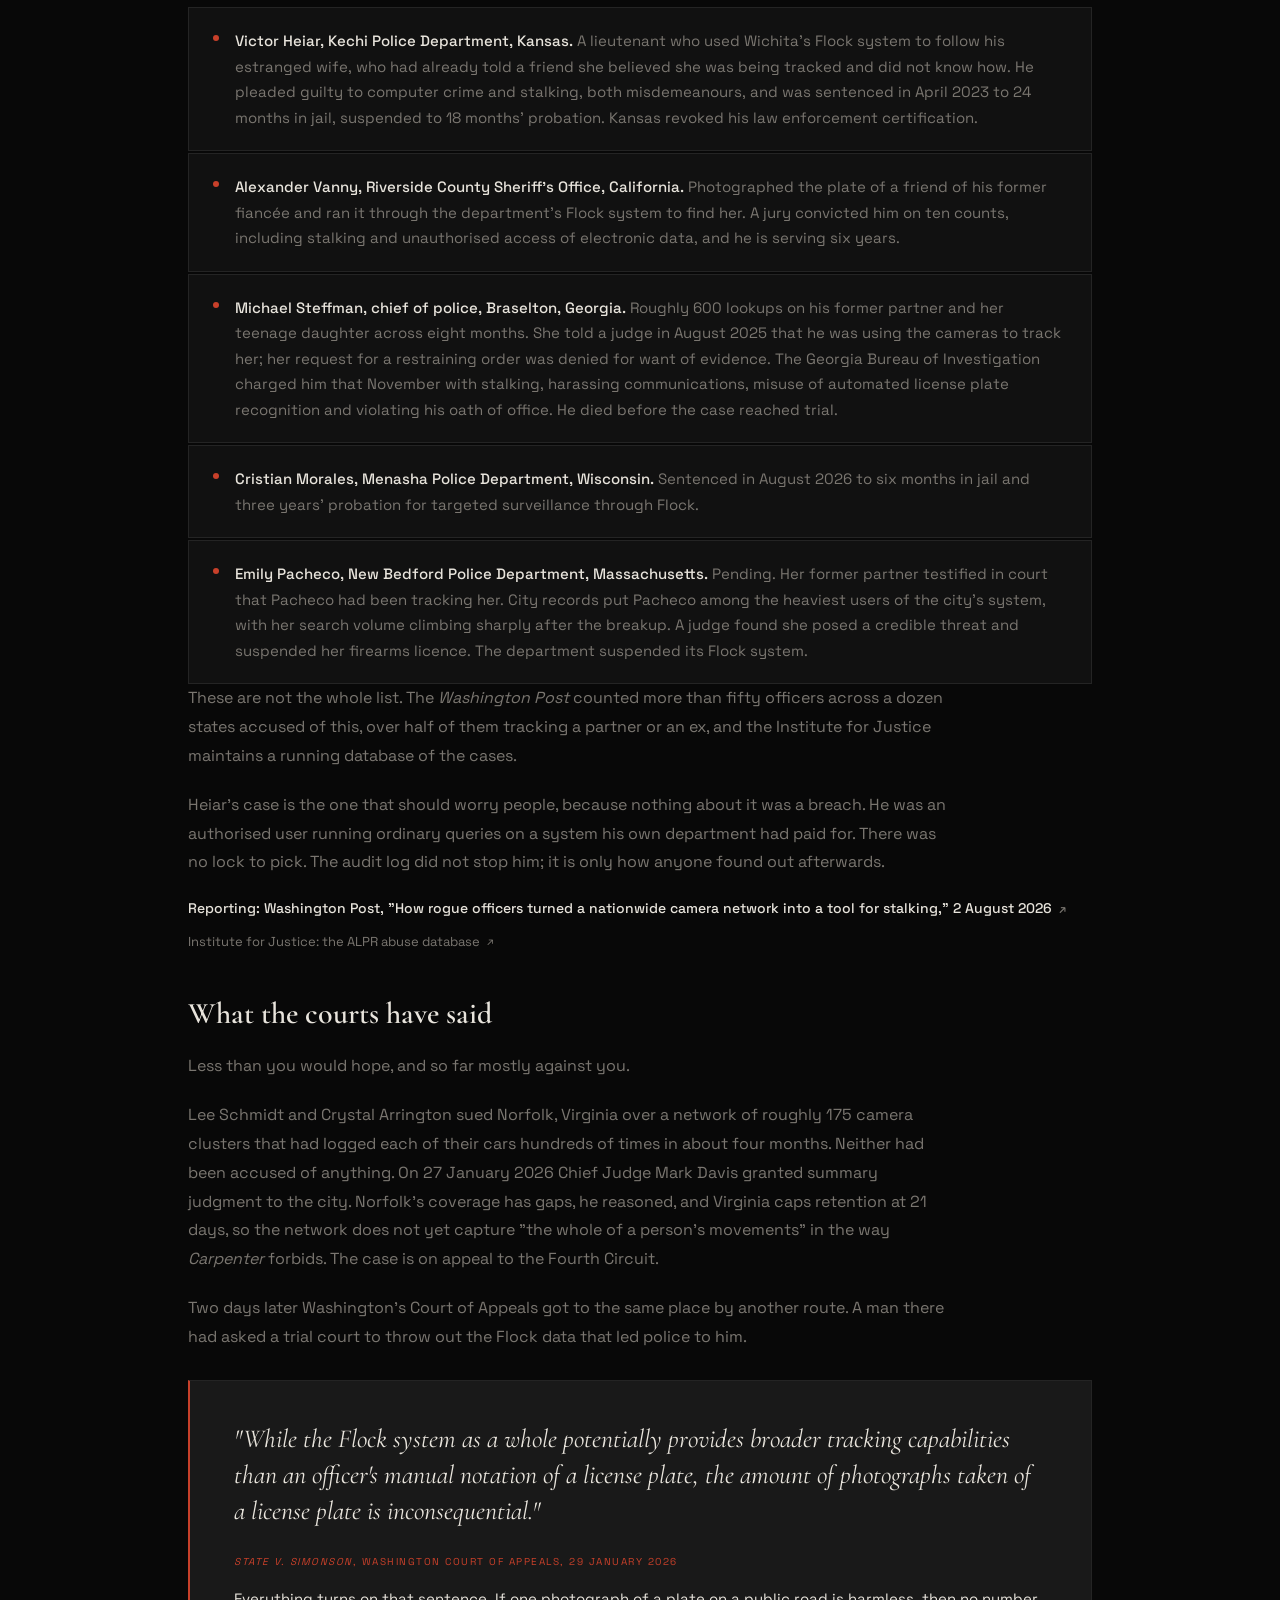
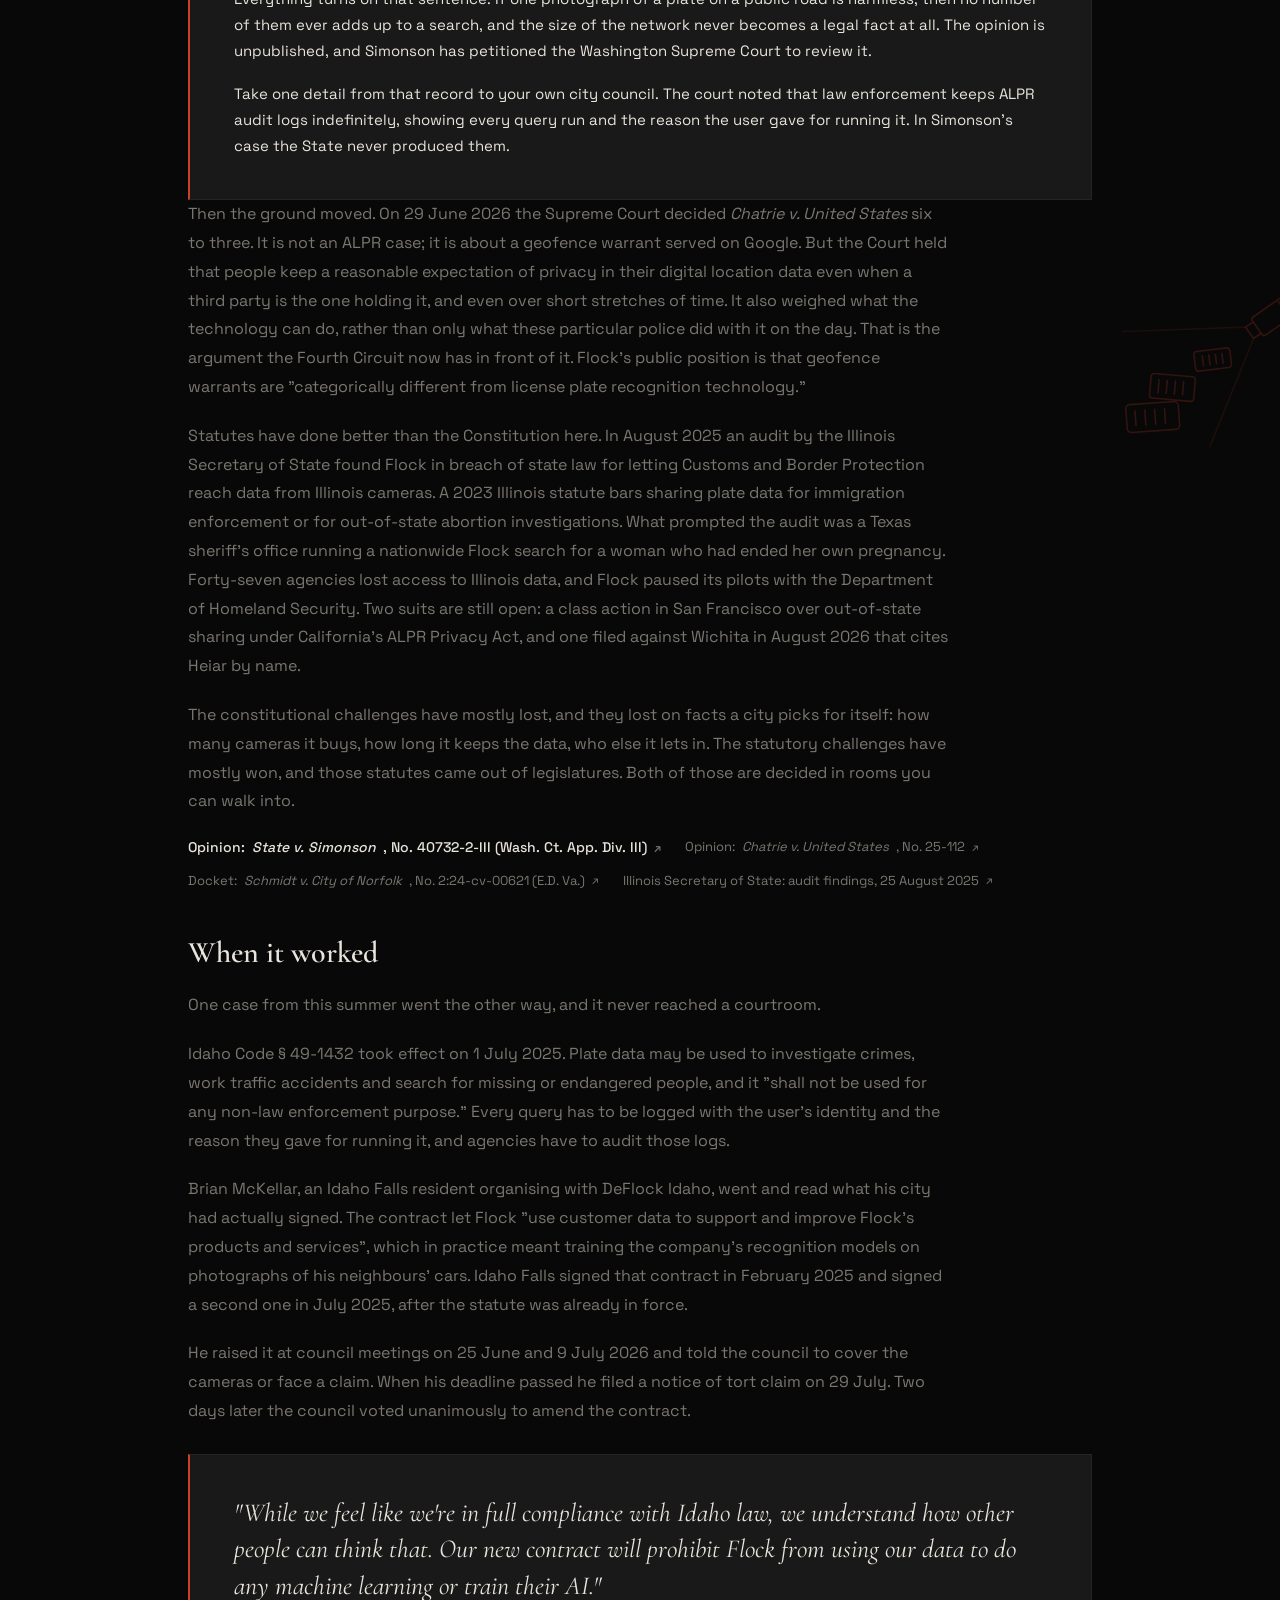
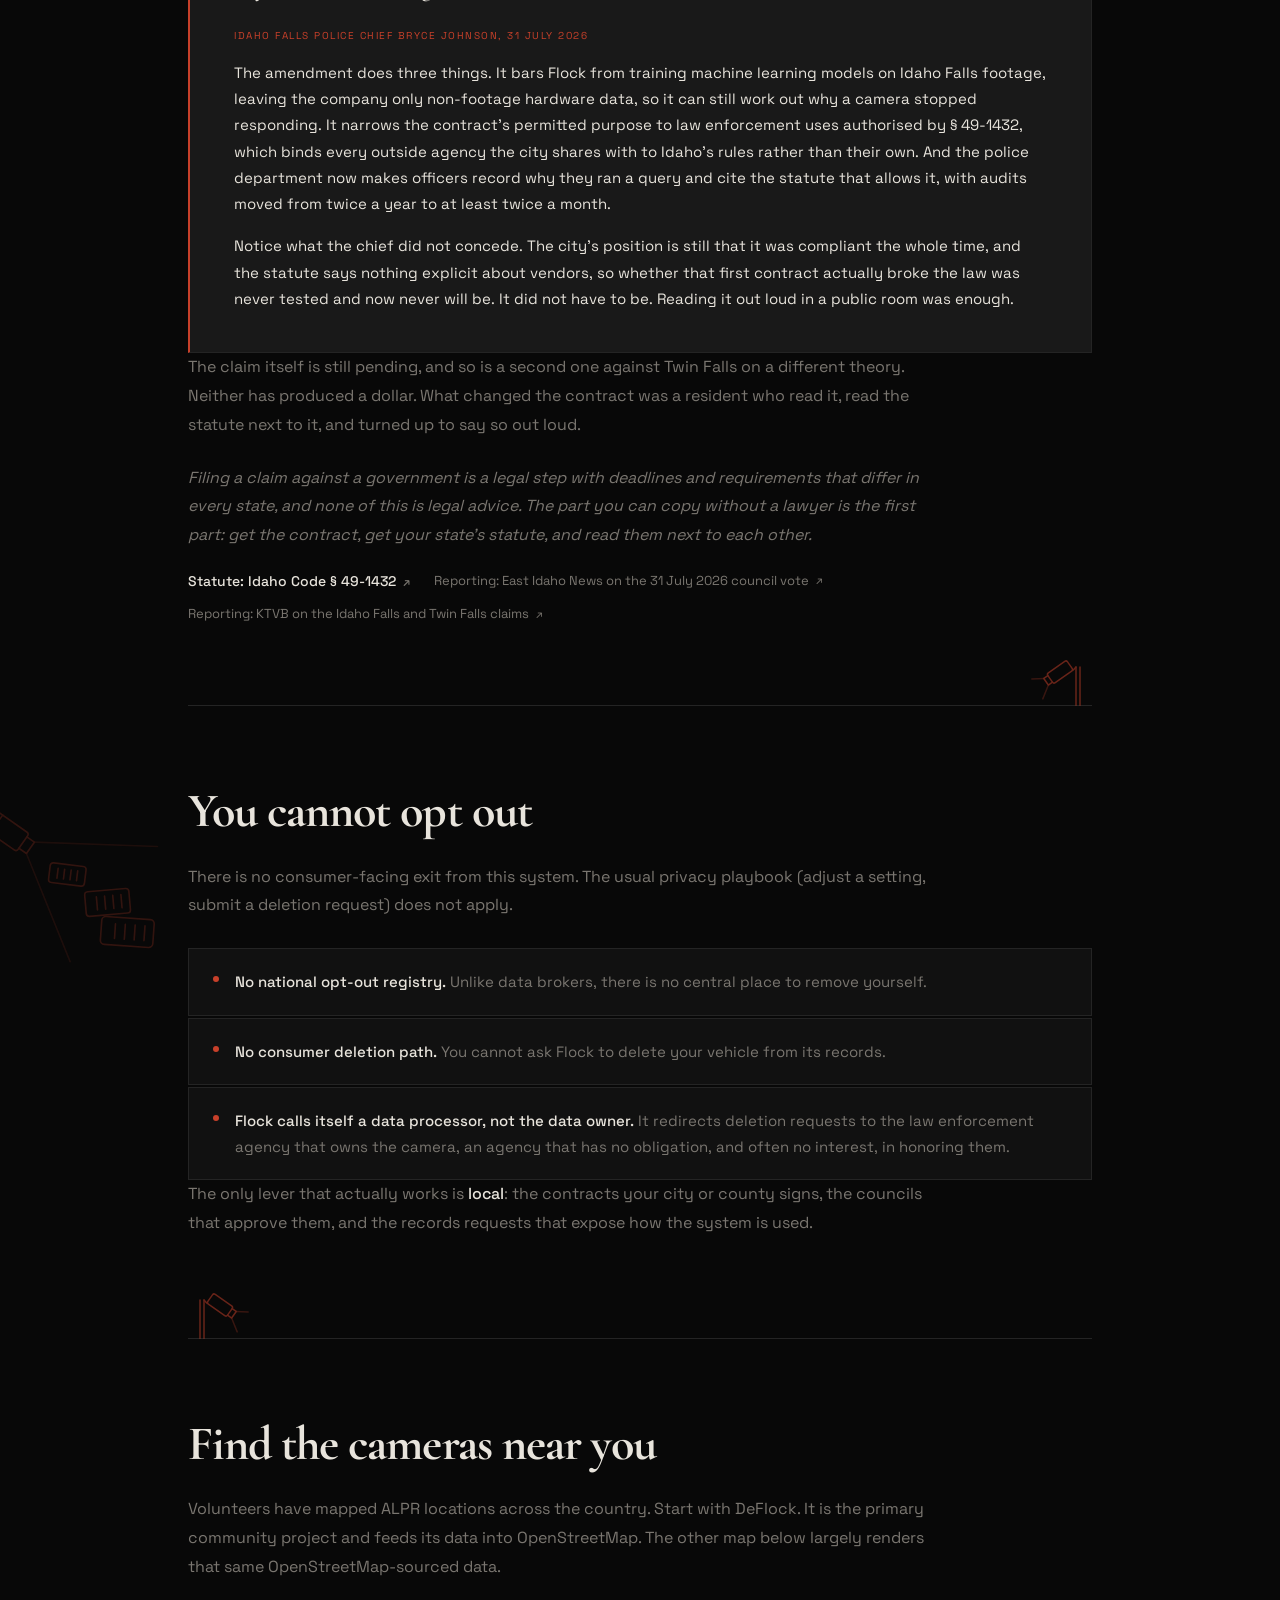
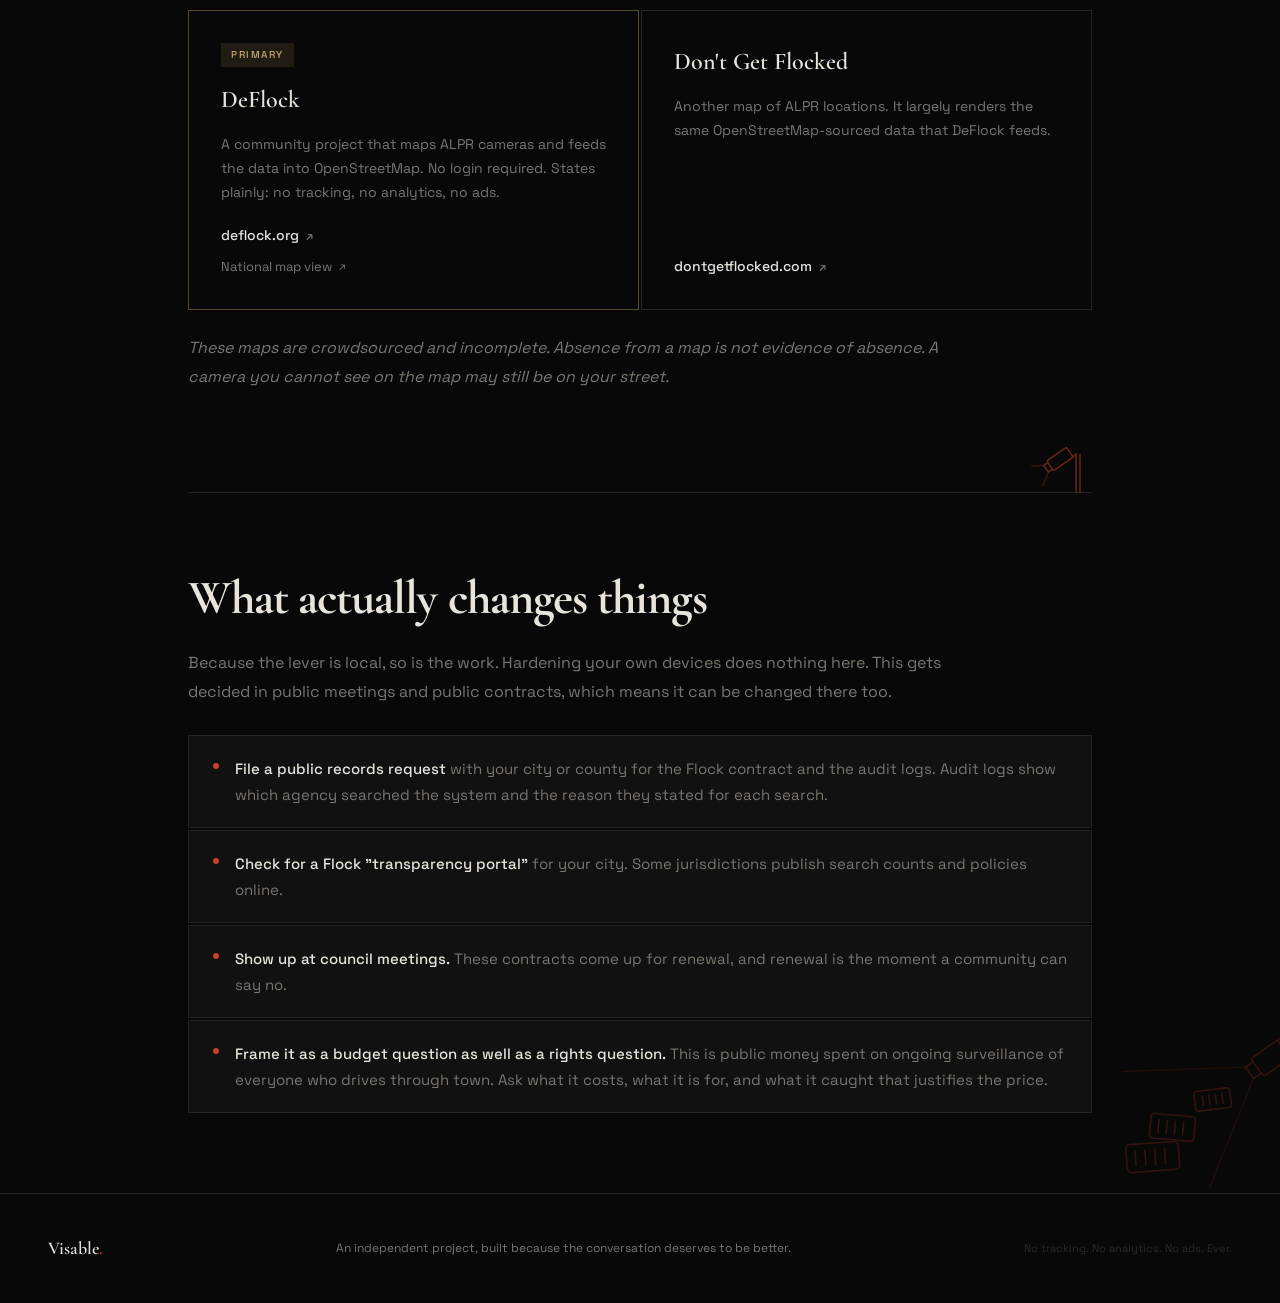
<file: flock.html>
<!DOCTYPE html>
<html lang="en">
<head>
  <meta charset="UTF-8" />
  <meta name="viewport" content="width=device-width, initial-scale=1.0" />
  <title>Flock: The Surveillance You Already Paid For | Visable</title>
  <meta property="og:title" content="Flock: The Surveillance You Already Paid For | Visable">
  <meta property="og:description" content="Flock Safety ALPR cameras photograph every passing vehicle and store a searchable record of your movements. What they capture, why 'nothing to hide' fails, what the record already shows, and the only lever that works: local.">
  <meta property="og:image" content="/social-share.svg">
  <meta name="twitter:image" content="/social-share.svg">
  <meta property="og:type" content="website">
  <meta property="og:site_name" content="Visable">
  <meta name="twitter:card" content="summary_large_image">
  <meta name="twitter:title" content="Flock: The Surveillance You Already Paid For | Visable">
  <meta name="twitter:description" content="Flock Safety ALPR cameras photograph every passing vehicle and store a searchable record of your movements. What they capture, why 'nothing to hide' fails, what the record already shows, and the only lever that works: local.">
  <link rel="preconnect" href="https://fonts.googleapis.com">
  <link href="https://fonts.googleapis.com/css2?family=Cormorant+Garamond:ital,wght@0,400;0,600;0,700;1,400;1,600&family=Space+Grotesk:wght@300;400;500;600&display=swap" rel="stylesheet">
  <link rel="stylesheet" href="style.css">
  <link rel="icon" href="favicon.svg" type="image/svg+xml">
</head>
<body>
  <canvas id="binary-canvas" class="binary-canvas" aria-hidden="true"></canvas>

<!-- NAV -->
<nav id="nav">
  <a href="index.html" class="nav-logo">Visable<span>.</span></a>
  <button class="hamburger" id="hamburger" aria-label="Toggle menu">
    <span></span>
    <span></span>
    <span></span>
  </button>
  <ul id="nav-menu">
    <li><a href="tracker.html">Corporate Dossier</a></li>
    <li><a href="pe-tracker.html">PE Ownership</a></li>
    <li class="nav-group">
      <button type="button" class="nav-group-btn active" aria-expanded="false" aria-controls="nav-deep-dives" aria-haspopup="true">Deep Dives<span class="nav-group-caret" aria-hidden="true">&#9662;</span></button>
      <ul class="nav-submenu" id="nav-deep-dives">
        <li><a href="flock.html" class="active">Flock Cameras</a></li>
        <li><a href="graphene.html">Your Phone</a></li>
        <li><a href="cars.html">Your Car</a></li>
        <li><a href="tv.html">Your TV</a></li>
        <li><a href="palantir.html">Palantir</a></li>
        <li><a href="fog.html">Fog Data Science</a></li>
        <li><a href="age-verification.html">Your ID</a></li>
      </ul>
    </li>
    <li class="nav-group">
      <button type="button" class="nav-group-btn" aria-expanded="false" aria-controls="nav-why-how" aria-haspopup="true">Why &amp; How<span class="nav-group-caret" aria-hidden="true">&#9662;</span></button>
      <ul class="nav-submenu" id="nav-why-how">
        <li><a href="why-this-exists.html">Why This Exists</a></li>
        <li><a href="common-ground.html">Common Ground</a></li>
        <li><a href="enshittification.html">Enshittification</a></li>
        <li><a href="contribute.html">Contribute</a></li>
        <li><a href="donate.html">Donate</a></li>
      </ul>
    </li>
    <li><a href="index.html#tools" class="nav-cta">Honest Mitigation</a></li>
  </ul>
</nav>

<main class="flock-main">
  <div class="flock-cam-layer" aria-hidden="true">
    <div class="flock-cam-scene side-right cam-scene-1">
      <svg viewBox="0 0 280 250" fill="none">
        <g stroke="currentColor" stroke-width="2" stroke-linecap="round" stroke-linejoin="round">
          <path d="M258 10v230M265 10v230" />
          <path d="M231.7 66.6 258 55" />
          <g transform="rotate(-35 215 62)">
            <rect x="171.2" y="48.7" width="54.8" height="26.7" rx="3.5" />
            <path d="M171.2 53.6h-11.2v16.8h11.2" />
            <path d="M210.5 48.7v26.7" />
          </g>
          <g opacity=".5">
            <path d="M165.1 86.6 15.2 91.9" />
            <path d="M174.8 100.4 121.6 232.1" />
          </g>
          <g class="alpr-plate alpr-plate-1">
            <g transform="rotate(-7 125 126)">
              <rect x="103" y="114" width="44" height="24" rx="4" />
              <path d="M113 120v12M121 120v12M129 120v12M137 120v12" />
            </g>
          </g>
          <g class="alpr-plate alpr-plate-2">
            <g transform="rotate(5 76 160)">
              <rect x="49" y="145" width="54" height="30" rx="4" />
              <path d="M59 152v16M69 152v16M79 152v16M89 152v16" />
            </g>
          </g>
          <g class="alpr-plate alpr-plate-3">
            <g transform="rotate(-4 52 196)">
              <rect x="20" y="179" width="64" height="34" rx="5" />
              <path d="M31 187v18M43 187v18M55 187v18M67 187v18" />
            </g>
          </g>
        </g>
      </svg>
    </div>
    <div class="flock-cam-scene side-left cam-scene-2">
      <svg viewBox="0 0 280 250" fill="none">
        <g stroke="currentColor" stroke-width="2" stroke-linecap="round" stroke-linejoin="round">
          <path d="M258 10v230M265 10v230" />
          <path d="M231.7 66.6 258 55" />
          <g transform="rotate(-35 215 62)">
            <rect x="171.2" y="48.7" width="54.8" height="26.7" rx="3.5" />
            <path d="M171.2 53.6h-11.2v16.8h11.2" />
            <path d="M210.5 48.7v26.7" />
          </g>
          <g opacity=".5">
            <path d="M165.1 86.6 15.2 91.9" />
            <path d="M174.8 100.4 121.6 232.1" />
          </g>
          <g class="alpr-plate alpr-plate-1">
            <g transform="rotate(-7 125 126)">
              <rect x="103" y="114" width="44" height="24" rx="4" />
              <path d="M113 120v12M121 120v12M129 120v12M137 120v12" />
            </g>
          </g>
          <g class="alpr-plate alpr-plate-2">
            <g transform="rotate(5 76 160)">
              <rect x="49" y="145" width="54" height="30" rx="4" />
              <path d="M59 152v16M69 152v16M79 152v16M89 152v16" />
            </g>
          </g>
          <g class="alpr-plate alpr-plate-3">
            <g transform="rotate(-4 52 196)">
              <rect x="20" y="179" width="64" height="34" rx="5" />
              <path d="M31 187v18M43 187v18M55 187v18M67 187v18" />
            </g>
          </g>
        </g>
      </svg>
    </div>
    <div class="flock-cam-scene side-right cam-scene-3">
      <svg viewBox="0 0 280 250" fill="none">
        <g stroke="currentColor" stroke-width="2" stroke-linecap="round" stroke-linejoin="round">
          <path d="M258 10v230M265 10v230" />
          <path d="M231.7 66.6 258 55" />
          <g transform="rotate(-35 215 62)">
            <rect x="171.2" y="48.7" width="54.8" height="26.7" rx="3.5" />
            <path d="M171.2 53.6h-11.2v16.8h11.2" />
            <path d="M210.5 48.7v26.7" />
          </g>
          <g opacity=".5">
            <path d="M165.1 86.6 15.2 91.9" />
            <path d="M174.8 100.4 121.6 232.1" />
          </g>
          <g class="alpr-plate alpr-plate-1">
            <g transform="rotate(-7 125 126)">
              <rect x="103" y="114" width="44" height="24" rx="4" />
              <path d="M113 120v12M121 120v12M129 120v12M137 120v12" />
            </g>
          </g>
          <g class="alpr-plate alpr-plate-2">
            <g transform="rotate(5 76 160)">
              <rect x="49" y="145" width="54" height="30" rx="4" />
              <path d="M59 152v16M69 152v16M79 152v16M89 152v16" />
            </g>
          </g>
          <g class="alpr-plate alpr-plate-3">
            <g transform="rotate(-4 52 196)">
              <rect x="20" y="179" width="64" height="34" rx="5" />
              <path d="M31 187v18M43 187v18M55 187v18M67 187v18" />
            </g>
          </g>
        </g>
      </svg>
    </div>
    <div class="flock-cam-scene side-left cam-scene-4">
      <svg viewBox="0 0 280 250" fill="none">
        <g stroke="currentColor" stroke-width="2" stroke-linecap="round" stroke-linejoin="round">
          <path d="M258 10v230M265 10v230" />
          <path d="M231.7 66.6 258 55" />
          <g transform="rotate(-35 215 62)">
            <rect x="171.2" y="48.7" width="54.8" height="26.7" rx="3.5" />
            <path d="M171.2 53.6h-11.2v16.8h11.2" />
            <path d="M210.5 48.7v26.7" />
          </g>
          <g opacity=".5">
            <path d="M165.1 86.6 15.2 91.9" />
            <path d="M174.8 100.4 121.6 232.1" />
          </g>
          <g class="alpr-plate alpr-plate-1">
            <g transform="rotate(-7 125 126)">
              <rect x="103" y="114" width="44" height="24" rx="4" />
              <path d="M113 120v12M121 120v12M129 120v12M137 120v12" />
            </g>
          </g>
          <g class="alpr-plate alpr-plate-2">
            <g transform="rotate(5 76 160)">
              <rect x="49" y="145" width="54" height="30" rx="4" />
              <path d="M59 152v16M69 152v16M79 152v16M89 152v16" />
            </g>
          </g>
          <g class="alpr-plate alpr-plate-3">
            <g transform="rotate(-4 52 196)">
              <rect x="20" y="179" width="64" height="34" rx="5" />
              <path d="M31 187v18M43 187v18M55 187v18M67 187v18" />
            </g>
          </g>
        </g>
      </svg>
    </div>
    <div class="flock-cam-scene side-right cam-scene-5">
      <svg viewBox="0 0 280 250" fill="none">
        <g stroke="currentColor" stroke-width="2" stroke-linecap="round" stroke-linejoin="round">
          <path d="M258 10v230M265 10v230" />
          <path d="M231.7 66.6 258 55" />
          <g transform="rotate(-35 215 62)">
            <rect x="171.2" y="48.7" width="54.8" height="26.7" rx="3.5" />
            <path d="M171.2 53.6h-11.2v16.8h11.2" />
            <path d="M210.5 48.7v26.7" />
          </g>
          <g opacity=".5">
            <path d="M165.1 86.6 15.2 91.9" />
            <path d="M174.8 100.4 121.6 232.1" />
          </g>
          <g class="alpr-plate alpr-plate-1">
            <g transform="rotate(-7 125 126)">
              <rect x="103" y="114" width="44" height="24" rx="4" />
              <path d="M113 120v12M121 120v12M129 120v12M137 120v12" />
            </g>
          </g>
          <g class="alpr-plate alpr-plate-2">
            <g transform="rotate(5 76 160)">
              <rect x="49" y="145" width="54" height="30" rx="4" />
              <path d="M59 152v16M69 152v16M79 152v16M89 152v16" />
            </g>
          </g>
          <g class="alpr-plate alpr-plate-3">
            <g transform="rotate(-4 52 196)">
              <rect x="20" y="179" width="64" height="34" rx="5" />
              <path d="M31 187v18M43 187v18M55 187v18M67 187v18" />
            </g>
          </g>
        </g>
      </svg>
    </div>
  </div>
  <!-- HEADER -->
  <div class="dossier-header">
    <div class="section-label">Automated License Plate Readers</div>
    <h1>Flock: the surveillance<br />you <em>already paid for.</em></h1>
    <p class="dossier-sub">
      Flock Safety cameras sit on poles at intersections and neighborhood entrances across the country. They photograph every vehicle that passes and build a searchable, shareable record of where you have been. You did not consent to it, you cannot opt out of it, and in most places it was bought with your tax dollars without a vote.
    </p>
  </div>

  <div class="flock-body">

    <!-- a) WHAT THEY CAPTURE -->
    <section class="flock-block" aria-labelledby="capture-h">
      <h2 id="capture-h">What they actually capture</h2>
      <p>An automated license plate reader (ALPR) works nothing like a red-light camera. A red-light camera fires when someone runs the light. An ALPR records <strong>every vehicle</strong> that drives past, not just suspects, not just cars flagged for anything. If you drove past one today, you are in the database.</p>
      <ul class="flock-list">
        <li><strong>Every passing vehicle</strong>, photographed automatically, day and night.</li>
        <li><strong>The plate text</strong>, read by optical character recognition, including temporary and paper plates.</li>
        <li><strong>A timestamp and GPS coordinates</strong>: exactly where you were, and exactly when.</li>
        <li><strong>A "vehicle fingerprint"</strong>: make, model, and color, plus distinguishing details (dents, bumper stickers, roof racks, ladders) so a vehicle can be tracked even with no readable plate.</li>
        <li><strong>Uploaded to Flock's cloud</strong>, where it becomes searchable and shareable across thousands of participating agencies nationwide.</li>
      </ul>
      <p class="flock-vendors">Flock Safety is one vendor among several building this infrastructure. Others include <strong>Motorola Solutions (Vigilant)</strong>, <strong>Rekor</strong>, <strong>Genetec</strong>, and <strong>Axon</strong>. The pattern is the same across all of them: capture everyone, store it in the cloud, make it searchable.</p>
      <div class="flock-divider-cam cam-right" aria-hidden="true">
        <svg viewBox="0 0 56 52" fill="none">
          <g stroke="currentColor" stroke-width="1.5" stroke-linecap="round" stroke-linejoin="round">
            <path d="M48 51.2V13M52 51.2V13" />
            <path d="M45.3 16 48 13" />
            <g transform="rotate(-35 32 18)">
              <rect x="20" y="12" width="24" height="12" rx="2" />
              <path d="M20 14h-5v8h5" />
            </g>
            <g opacity=".5">
              <path d="M15.8 24.5 3.8 24.9" />
              <path d="M20.4 31 14.8 44.9" />
            </g>
          </g>
        </svg>
      </div>
    </section>

    <!-- b) WHY "NOTHING TO HIDE" FAILS -->
    <section class="flock-block" aria-labelledby="myth-h">
      <h2 id="myth-h">Why "I have nothing to hide" fails here</h2>
      <div class="myth-card">
        <div class="myth-quote">"I'm not doing anything wrong, so it doesn't affect me."</div>
        <div class="myth-reframe-label">The Truth</div>
        <p>This has nothing to do with getting caught doing something wrong. It is that a durable, searchable record of your movements now exists (where you sleep, worship, protest, seek medical care, and who you visit), and you have no control over who queries it, or why.</p>
        <p>You are trusting not only your local department, but every agency it shares the network with, forever. Reporting has documented Flock data being accessed by federal agencies including <strong>ICE</strong> and <strong>CBP</strong>, in some cases without the local department that owns the camera even knowing its data had been searched.</p>
      </div>
      <div class="flock-divider-cam cam-left" aria-hidden="true">
        <svg viewBox="0 0 56 52" fill="none">
          <g stroke="currentColor" stroke-width="1.5" stroke-linecap="round" stroke-linejoin="round">
            <path d="M48 51.2V13M52 51.2V13" />
            <path d="M45.3 16 48 13" />
            <g transform="rotate(-35 32 18)">
              <rect x="20" y="12" width="24" height="12" rx="2" />
              <path d="M20 14h-5v8h5" />
            </g>
            <g opacity=".5">
              <path d="M15.8 24.5 3.8 24.9" />
              <path d="M20.4 31 14.8 44.9" />
            </g>
          </g>
        </svg>
      </div>
    </section>

    <!-- c) THE RECORD SO FAR -->
    <section class="flock-block" aria-labelledby="record-h">
      <h2 id="record-h">The record so far</h2>
      <p>Everything above is about what the system makes possible. Here is what has already been done with it. Most of what follows comes from criminal complaints and court opinions. Where a claim rests on reporting instead, it says so.</p>

      <h3>When the camera goes looking for a crime</h3>
      <p>The usual defence of ALPR is that it is a lookup tool. A crime happens, police have a plate, they go and find the plate. Wisconsin ran it backwards.</p>
      <div class="myth-card">
        <div class="myth-quote">"The vehicle travels to Michigan frequently which is a known source State for Marijuana as it is legal there."</div>
        <div class="myth-reframe-label">Wisconsin criminal complaint, <em>State v. Abrams-Phillips</em>, April 2025</div>
        <p>Wisconsin police were looking for Edward Abrams-Phillips on a bail-jumping charge. Along the way they ran his plate through Flock and found a pattern: repeated trips to Michigan, where cannabis is legal, and back to Wisconsin, where it is not. That pattern went into the complaint as grounds for suspicion. When a camera logged him heading home, officers "made a coordinated effort to intercept" the car. The arresting officer said he smelled raw marijuana. That got him into the car without a warrant, and in the car was the marijuana.</p>
        <p>The bail-jumping charge that started all of it was dismissed. He was convicted of possession.</p>
      </div>
      <p>Nobody searched Flock to identify a suspect, because there was no crime yet to have a suspect in. Police read a travel history, decided what it probably meant, and went looking for something that would match. What made him worth stopping was driving to a state where the thing is legal.</p>
      <div class="hm-action-links">
        <a class="ext-link" href="https://www.404media.co/cops-used-flock-to-track-a-man-across-state-lines-to-create-pretext-to-search-his-car-for-weed/" target="_blank" rel="noopener noreferrer">
          Reporting: 404 Media, "Cops Used Flock to Track a Man Across State Lines," 5 August 2026<span class="ext-ind" aria-hidden="true">↗</span><span class="visually-hidden"> (opens in a new tab)</span>
        </a>
      </div>

      <h3>When the operator goes looking for a person</h3>
      <p>The second pattern is older and far better documented. No department decided to misuse anything. Every one of these was a single person with a valid login.</p>
      <ul class="flock-list">
        <li><strong>Victor Heiar, Kechi Police Department, Kansas.</strong> A lieutenant who used Wichita's Flock system to follow his estranged wife, who had already told a friend she believed she was being tracked and did not know how. He pleaded guilty to computer crime and stalking, both misdemeanours, and was sentenced in April 2023 to 24 months in jail, suspended to 18 months' probation. Kansas revoked his law enforcement certification.</li>
        <li><strong>Alexander Vanny, Riverside County Sheriff's Office, California.</strong> Photographed the plate of a friend of his former fiancée and ran it through the department's Flock system to find her. A jury convicted him on ten counts, including stalking and unauthorised access of electronic data, and he is serving six years.</li>
        <li><strong>Michael Steffman, chief of police, Braselton, Georgia.</strong> Roughly 600 lookups on his former partner and her teenage daughter across eight months. She told a judge in August 2025 that he was using the cameras to track her; her request for a restraining order was denied for want of evidence. The Georgia Bureau of Investigation charged him that November with stalking, harassing communications, misuse of automated license plate recognition and violating his oath of office. He died before the case reached trial.</li>
        <li><strong>Cristian Morales, Menasha Police Department, Wisconsin.</strong> Sentenced in August 2026 to six months in jail and three years' probation for targeted surveillance through Flock.</li>
        <li><strong>Emily Pacheco, New Bedford Police Department, Massachusetts.</strong> Pending. Her former partner testified in court that Pacheco had been tracking her. City records put Pacheco among the heaviest users of the city's system, with her search volume climbing sharply after the breakup. A judge found she posed a credible threat and suspended her firearms licence. The department suspended its Flock system.</li>
      </ul>
      <p>These are not the whole list. The <em>Washington Post</em> counted more than fifty officers across a dozen states accused of this, over half of them tracking a partner or an ex, and the Institute for Justice maintains a running database of the cases.</p>
      <p>Heiar's case is the one that should worry people, because nothing about it was a breach. He was an authorised user running ordinary queries on a system his own department had paid for. There was no lock to pick. The audit log did not stop him; it is only how anyone found out afterwards.</p>
      <div class="hm-action-links">
        <a class="ext-link" href="https://www.washingtonpost.com/technology/2026/08/02/how-police-officers-used-vast-network-cameras-spy-their-exes/" target="_blank" rel="noopener noreferrer">
          Reporting: Washington Post, "How rogue officers turned a nationwide camera network into a tool for stalking," 2 August 2026<span class="ext-ind" aria-hidden="true">↗</span><span class="visually-hidden"> (opens in a new tab)</span>
        </a>
        <a class="ext-link secondary" href="https://ij.org/the-ij-database-of-alpr-abuse/" target="_blank" rel="noopener noreferrer">
          Institute for Justice: the ALPR abuse database<span class="ext-ind" aria-hidden="true">↗</span><span class="visually-hidden"> (opens in a new tab)</span>
        </a>
      </div>

      <h3>What the courts have said</h3>
      <p>Less than you would hope, and so far mostly against you.</p>
      <p>Lee Schmidt and Crystal Arrington sued Norfolk, Virginia over a network of roughly 175 camera clusters that had logged each of their cars hundreds of times in about four months. Neither had been accused of anything. On 27 January 2026 Chief Judge Mark Davis granted summary judgment to the city. Norfolk's coverage has gaps, he reasoned, and Virginia caps retention at 21 days, so the network does not yet capture "the whole of a person's movements" in the way <em>Carpenter</em> forbids. The case is on appeal to the Fourth Circuit.</p>
      <p>Two days later Washington's Court of Appeals got to the same place by another route. A man there had asked a trial court to throw out the Flock data that led police to him.</p>
      <div class="myth-card">
        <div class="myth-quote">"While the Flock system as a whole potentially provides broader tracking capabilities than an officer's manual notation of a license plate, the amount of photographs taken of a license plate is inconsequential."</div>
        <div class="myth-reframe-label"><em>State v. Simonson</em>, Washington Court of Appeals, 29 January 2026</div>
        <p>Everything turns on that sentence. If one photograph of a plate on a public road is harmless, then no number of them ever adds up to a search, and the size of the network never becomes a legal fact at all. The opinion is unpublished, and Simonson has petitioned the Washington Supreme Court to review it.</p>
        <p>Take one detail from that record to your own city council. The court noted that law enforcement keeps ALPR audit logs indefinitely, showing every query run and the reason the user gave for running it. In Simonson's case the State never produced them.</p>
      </div>
      <p>Then the ground moved. On 29 June 2026 the Supreme Court decided <em>Chatrie v. United States</em> six to three. It is not an ALPR case; it is about a geofence warrant served on Google. But the Court held that people keep a reasonable expectation of privacy in their digital location data even when a third party is the one holding it, and even over short stretches of time. It also weighed what the technology can do, rather than only what these particular police did with it on the day. That is the argument the Fourth Circuit now has in front of it. Flock's public position is that geofence warrants are "categorically different from license plate recognition technology."</p>
      <p>Statutes have done better than the Constitution here. In August 2025 an audit by the Illinois Secretary of State found Flock in breach of state law for letting Customs and Border Protection reach data from Illinois cameras. A 2023 Illinois statute bars sharing plate data for immigration enforcement or for out-of-state abortion investigations. What prompted the audit was a Texas sheriff's office running a nationwide Flock search for a woman who had ended her own pregnancy. Forty-seven agencies lost access to Illinois data, and Flock paused its pilots with the Department of Homeland Security. Two suits are still open: a class action in San Francisco over out-of-state sharing under California's ALPR Privacy Act, and one filed against Wichita in August 2026 that cites Heiar by name.</p>
      <p>The constitutional challenges have mostly lost, and they lost on facts a city picks for itself: how many cameras it buys, how long it keeps the data, who else it lets in. The statutory challenges have mostly won, and those statutes came out of legislatures. Both of those are decided in rooms you can walk into.</p>
      <div class="hm-action-links">
        <a class="ext-link" href="https://www.courts.wa.gov/opinions/pdf/407322_unp.pdf" target="_blank" rel="noopener noreferrer">
          Opinion: <em>State v. Simonson</em>, No. 40732-2-III (Wash. Ct. App. Div. III)<span class="ext-ind" aria-hidden="true">↗</span><span class="visually-hidden"> (opens in a new tab)</span>
        </a>
        <a class="ext-link secondary" href="https://www.supremecourt.gov/opinions/25pdf/25-112_0am4.pdf" target="_blank" rel="noopener noreferrer">
          Opinion: <em>Chatrie v. United States</em>, No. 25-112<span class="ext-ind" aria-hidden="true">↗</span><span class="visually-hidden"> (opens in a new tab)</span>
        </a>
        <a class="ext-link secondary" href="https://clearinghouse.net/case/46035/" target="_blank" rel="noopener noreferrer">
          Docket: <em>Schmidt v. City of Norfolk</em>, No. 2:24-cv-00621 (E.D. Va.)<span class="ext-ind" aria-hidden="true">↗</span><span class="visually-hidden"> (opens in a new tab)</span>
        </a>
        <a class="ext-link secondary" href="https://www.ilsos.gov/news/2025/august-25-2025-giannoulias-audit-finds-license-plate-reader-company-in-violation-of-state-law.html" target="_blank" rel="noopener noreferrer">
          Illinois Secretary of State: audit findings, 25 August 2025<span class="ext-ind" aria-hidden="true">↗</span><span class="visually-hidden"> (opens in a new tab)</span>
        </a>
      </div>

      <h3>When it worked</h3>
      <p>One case from this summer went the other way, and it never reached a courtroom.</p>
      <p>Idaho Code &sect; 49-1432 took effect on 1 July 2025. Plate data may be used to investigate crimes, work traffic accidents and search for missing or endangered people, and it "shall not be used for any non-law enforcement purpose." Every query has to be logged with the user's identity and the reason they gave for running it, and agencies have to audit those logs.</p>
      <p>Brian McKellar, an Idaho Falls resident organising with DeFlock Idaho, went and read what his city had actually signed. The contract let Flock "use customer data to support and improve Flock's products and services", which in practice meant training the company's recognition models on photographs of his neighbours' cars. Idaho Falls signed that contract in February 2025 and signed a second one in July 2025, after the statute was already in force.</p>
      <p>He raised it at council meetings on 25 June and 9 July 2026 and told the council to cover the cameras or face a claim. When his deadline passed he filed a notice of tort claim on 29 July. Two days later the council voted unanimously to amend the contract.</p>
      <div class="myth-card">
        <div class="myth-quote">"While we feel like we're in full compliance with Idaho law, we understand how other people can think that. Our new contract will prohibit Flock from using our data to do any machine learning or train their AI."</div>
        <div class="myth-reframe-label">Idaho Falls Police Chief Bryce Johnson, 31 July 2026</div>
        <p>The amendment does three things. It bars Flock from training machine learning models on Idaho Falls footage, leaving the company only non-footage hardware data, so it can still work out why a camera stopped responding. It narrows the contract's permitted purpose to law enforcement uses authorised by &sect; 49-1432, which binds every outside agency the city shares with to Idaho's rules rather than their own. And the police department now makes officers record why they ran a query and cite the statute that allows it, with audits moved from twice a year to at least twice a month.</p>
        <p>Notice what the chief did not concede. The city's position is still that it was compliant the whole time, and the statute says nothing explicit about vendors, so whether that first contract actually broke the law was never tested and now never will be. It did not have to be. Reading it out loud in a public room was enough.</p>
      </div>
      <p>The claim itself is still pending, and so is a second one against Twin Falls on a different theory. Neither has produced a dollar. What changed the contract was a resident who read it, read the statute next to it, and turned up to say so out loud.</p>
      <p class="flock-caveat">Filing a claim against a government is a legal step with deadlines and requirements that differ in every state, and none of this is legal advice. The part you can copy without a lawyer is the first part: get the contract, get your state's statute, and read them next to each other.</p>
      <div class="hm-action-links">
        <a class="ext-link" href="https://legislature.idaho.gov/statutesrules/idstat/title49/t49ch14/sect49-1432/" target="_blank" rel="noopener noreferrer">
          Statute: Idaho Code &sect; 49-1432<span class="ext-ind" aria-hidden="true">↗</span><span class="visually-hidden"> (opens in a new tab)</span>
        </a>
        <a class="ext-link secondary" href="https://www.eastidahonews.com/2026/07/if-city-council-approves-contract-change-banning-flock-from-using-local-data-to-train-ai/" target="_blank" rel="noopener noreferrer">
          Reporting: East Idaho News on the 31 July 2026 council vote<span class="ext-ind" aria-hidden="true">↗</span><span class="visually-hidden"> (opens in a new tab)</span>
        </a>
        <a class="ext-link secondary" href="https://www.ktvb.com/article/news/local/twin-falls-idaho-falls-facing-tort-claims-over-alleged-violations-tied-to-flock-safety-camera-systems/277-96308c4a-70d0-4ece-9c17-bf220104bd0f" target="_blank" rel="noopener noreferrer">
          Reporting: KTVB on the Idaho Falls and Twin Falls claims<span class="ext-ind" aria-hidden="true">↗</span><span class="visually-hidden"> (opens in a new tab)</span>
        </a>
      </div>
      <div class="flock-divider-cam cam-right" aria-hidden="true">
        <svg viewBox="0 0 56 52" fill="none">
          <g stroke="currentColor" stroke-width="1.5" stroke-linecap="round" stroke-linejoin="round">
            <path d="M48 51.2V13M52 51.2V13" />
            <path d="M45.3 16 48 13" />
            <g transform="rotate(-35 32 18)">
              <rect x="20" y="12" width="24" height="12" rx="2" />
              <path d="M20 14h-5v8h5" />
            </g>
            <g opacity=".5">
              <path d="M15.8 24.5 3.8 24.9" />
              <path d="M20.4 31 14.8 44.9" />
            </g>
          </g>
        </svg>
      </div>
    </section>

    <!-- d) YOU CANNOT OPT OUT -->
    <section class="flock-block" aria-labelledby="optout-h">
      <h2 id="optout-h">You cannot opt out</h2>
      <p>There is no consumer-facing exit from this system. The usual privacy playbook (adjust a setting, submit a deletion request) does not apply.</p>
      <ul class="flock-list">
        <li><strong>No national opt-out registry.</strong> Unlike data brokers, there is no central place to remove yourself.</li>
        <li><strong>No consumer deletion path.</strong> You cannot ask Flock to delete your vehicle from its records.</li>
        <li><strong>Flock calls itself a data processor, not the data owner.</strong> It redirects deletion requests to the law enforcement agency that owns the camera, an agency that has no obligation, and often no interest, in honoring them.</li>
      </ul>
      <p>The only lever that actually works is <strong>local</strong>: the contracts your city or county signs, the councils that approve them, and the records requests that expose how the system is used.</p>
      <div class="flock-divider-cam cam-left" aria-hidden="true">
        <svg viewBox="0 0 56 52" fill="none">
          <g stroke="currentColor" stroke-width="1.5" stroke-linecap="round" stroke-linejoin="round">
            <path d="M48 51.2V13M52 51.2V13" />
            <path d="M45.3 16 48 13" />
            <g transform="rotate(-35 32 18)">
              <rect x="20" y="12" width="24" height="12" rx="2" />
              <path d="M20 14h-5v8h5" />
            </g>
            <g opacity=".5">
              <path d="M15.8 24.5 3.8 24.9" />
              <path d="M20.4 31 14.8 44.9" />
            </g>
          </g>
        </svg>
      </div>
    </section>

    <!-- e) FIND THE CAMERAS NEAR YOU -->
    <section class="flock-block" aria-labelledby="maps-h">
      <h2 id="maps-h">Find the cameras near you</h2>
      <p>Volunteers have mapped ALPR locations across the country. Start with DeFlock. It is the primary community project and feeds its data into OpenStreetMap. The other map below largely renders that same OpenStreetMap-sourced data.</p>
      <div class="flock-cards">
        <div class="flock-card primary">
          <span class="flock-badge">Primary</span>
          <div class="flock-card-name">DeFlock</div>
          <p>A community project that maps ALPR cameras and feeds the data into OpenStreetMap. No login required. States plainly: no tracking, no analytics, no ads.</p>
          <div class="flock-card-links">
            <a class="ext-link" href="https://deflock.org/" target="_blank" rel="noopener noreferrer">
              deflock.org<span class="ext-ind" aria-hidden="true">↗</span><span class="visually-hidden"> (opens in a new tab)</span>
            </a>
            <a class="ext-link secondary" href="https://maps.deflock.org/?lat=39.8283&amp;lng=-98.5795&amp;zoom=4.00" target="_blank" rel="noopener noreferrer">
              National map view<span class="ext-ind" aria-hidden="true">↗</span><span class="visually-hidden"> (opens in a new tab)</span>
            </a>
          </div>
        </div>
        <div class="flock-card">
          <div class="flock-card-name">Don't Get Flocked</div>
          <p>Another map of ALPR locations. It largely renders the same OpenStreetMap-sourced data that DeFlock feeds.</p>
          <div class="flock-card-links">
            <a class="ext-link" href="https://dontgetflocked.com/maps" target="_blank" rel="noopener noreferrer">
              dontgetflocked.com<span class="ext-ind" aria-hidden="true">↗</span><span class="visually-hidden"> (opens in a new tab)</span>
            </a>
          </div>
        </div>
      </div>
      <p class="flock-caveat">These maps are crowdsourced and incomplete. Absence from a map is not evidence of absence. A camera you cannot see on the map may still be on your street.</p>
      <div class="flock-divider-cam cam-right" aria-hidden="true">
        <svg viewBox="0 0 56 52" fill="none">
          <g stroke="currentColor" stroke-width="1.5" stroke-linecap="round" stroke-linejoin="round">
            <path d="M48 51.2V13M52 51.2V13" />
            <path d="M45.3 16 48 13" />
            <g transform="rotate(-35 32 18)">
              <rect x="20" y="12" width="24" height="12" rx="2" />
              <path d="M20 14h-5v8h5" />
            </g>
            <g opacity=".5">
              <path d="M15.8 24.5 3.8 24.9" />
              <path d="M20.4 31 14.8 44.9" />
            </g>
          </g>
        </svg>
      </div>
    </section>

    <!-- f) WHAT ACTUALLY CHANGES THINGS -->
    <section class="flock-block" aria-labelledby="civic-h">
      <h2 id="civic-h">What actually changes things</h2>
      <p>Because the lever is local, so is the work. Hardening your own devices does nothing here. This gets decided in public meetings and public contracts, which means it can be changed there too.</p>
      <ul class="flock-list">
        <li><strong>File a public records request</strong> with your city or county for the Flock contract and the audit logs. Audit logs show which agency searched the system and the reason they stated for each search.</li>
        <li><strong>Check for a Flock "transparency portal"</strong> for your city. Some jurisdictions publish search counts and policies online.</li>
        <li><strong>Show up at council meetings.</strong> These contracts come up for renewal, and renewal is the moment a community can say no.</li>
        <li><strong>Frame it as a budget question as well as a rights question.</strong> This is public money spent on ongoing surveillance of everyone who drives through town. Ask what it costs, what it is for, and what it caught that justifies the price.</li>
      </ul>
    </section>

  </div>
</main>

<footer class="site-footer">
  <div class="logo">Visable<span>.</span></div>
  <p>An independent project, built because the conversation deserves to be better.</p>
  <p style="color: #2a2a2a; font-size: 11px;">No tracking. No analytics. No ads. Ever.</p>
</footer>

<script src="binary-background.js"></script>
<script src="main.js"></script>
</body>
</html>
</file>
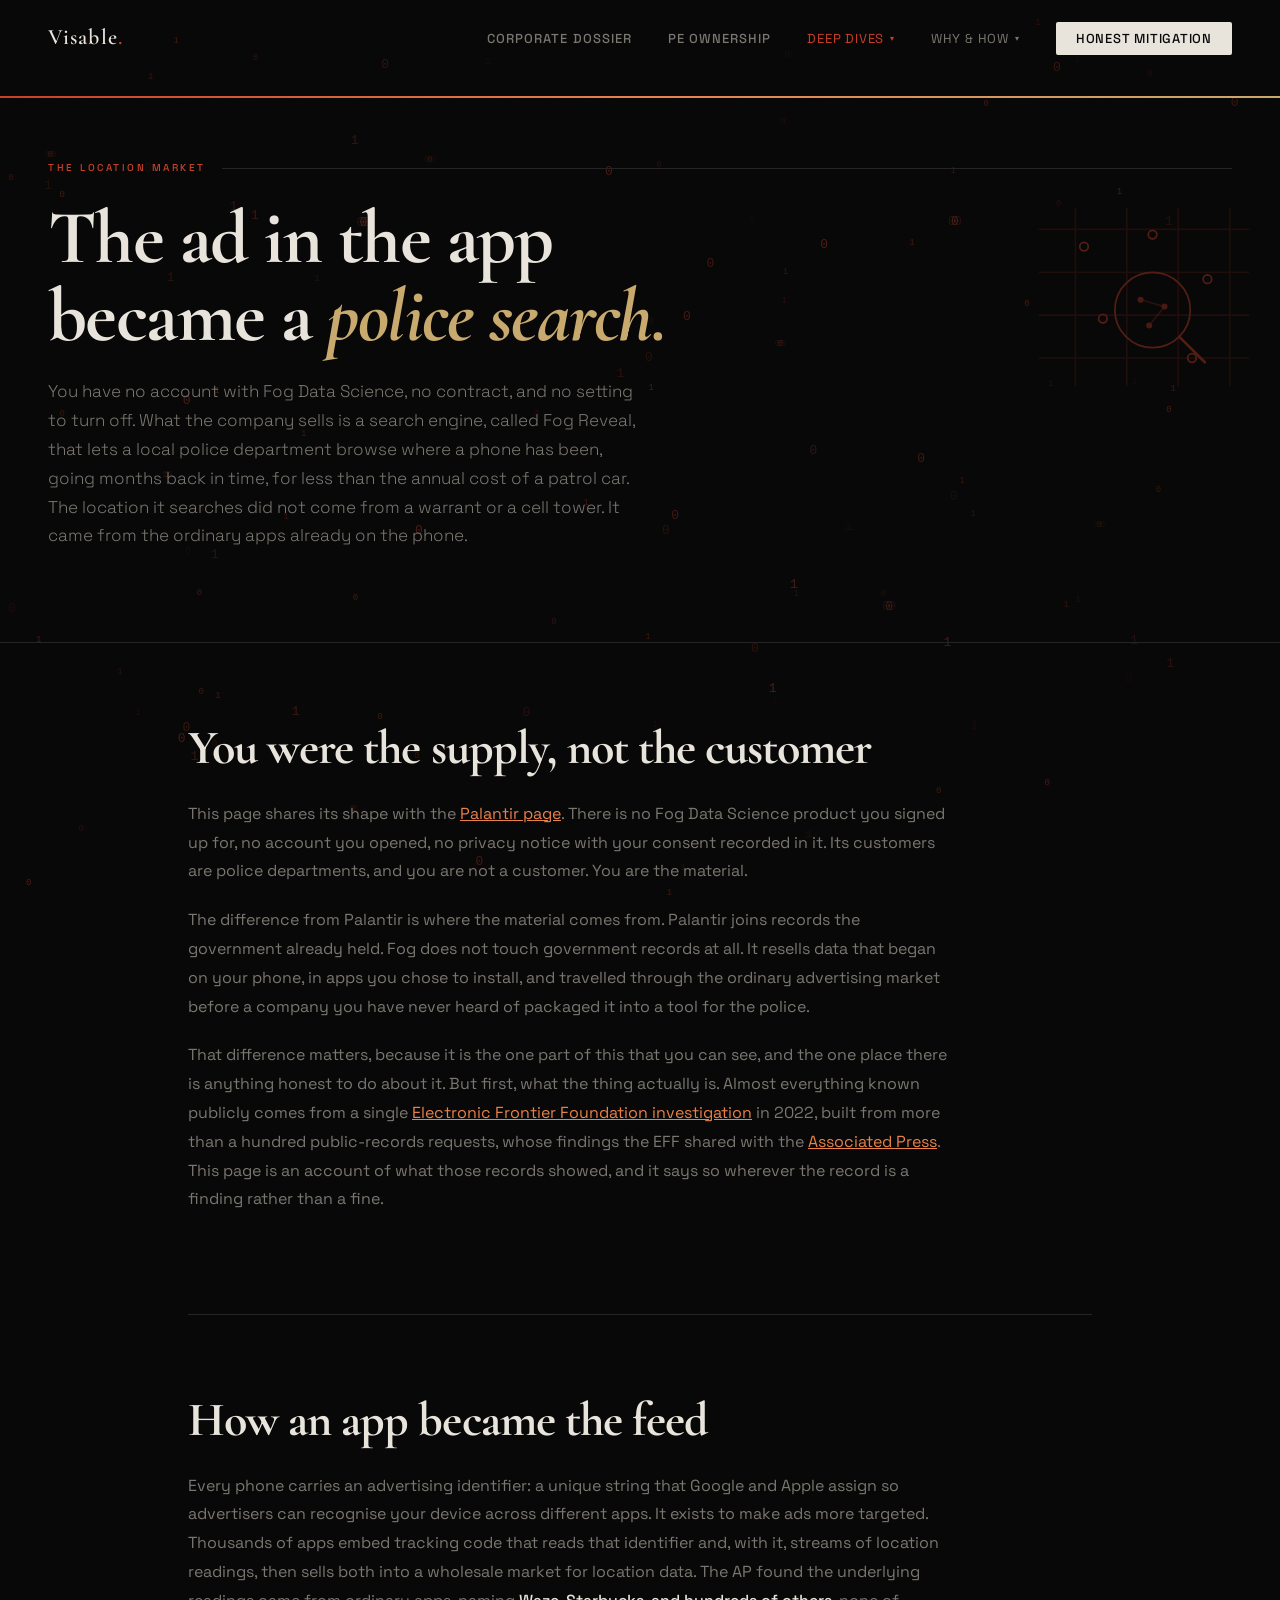
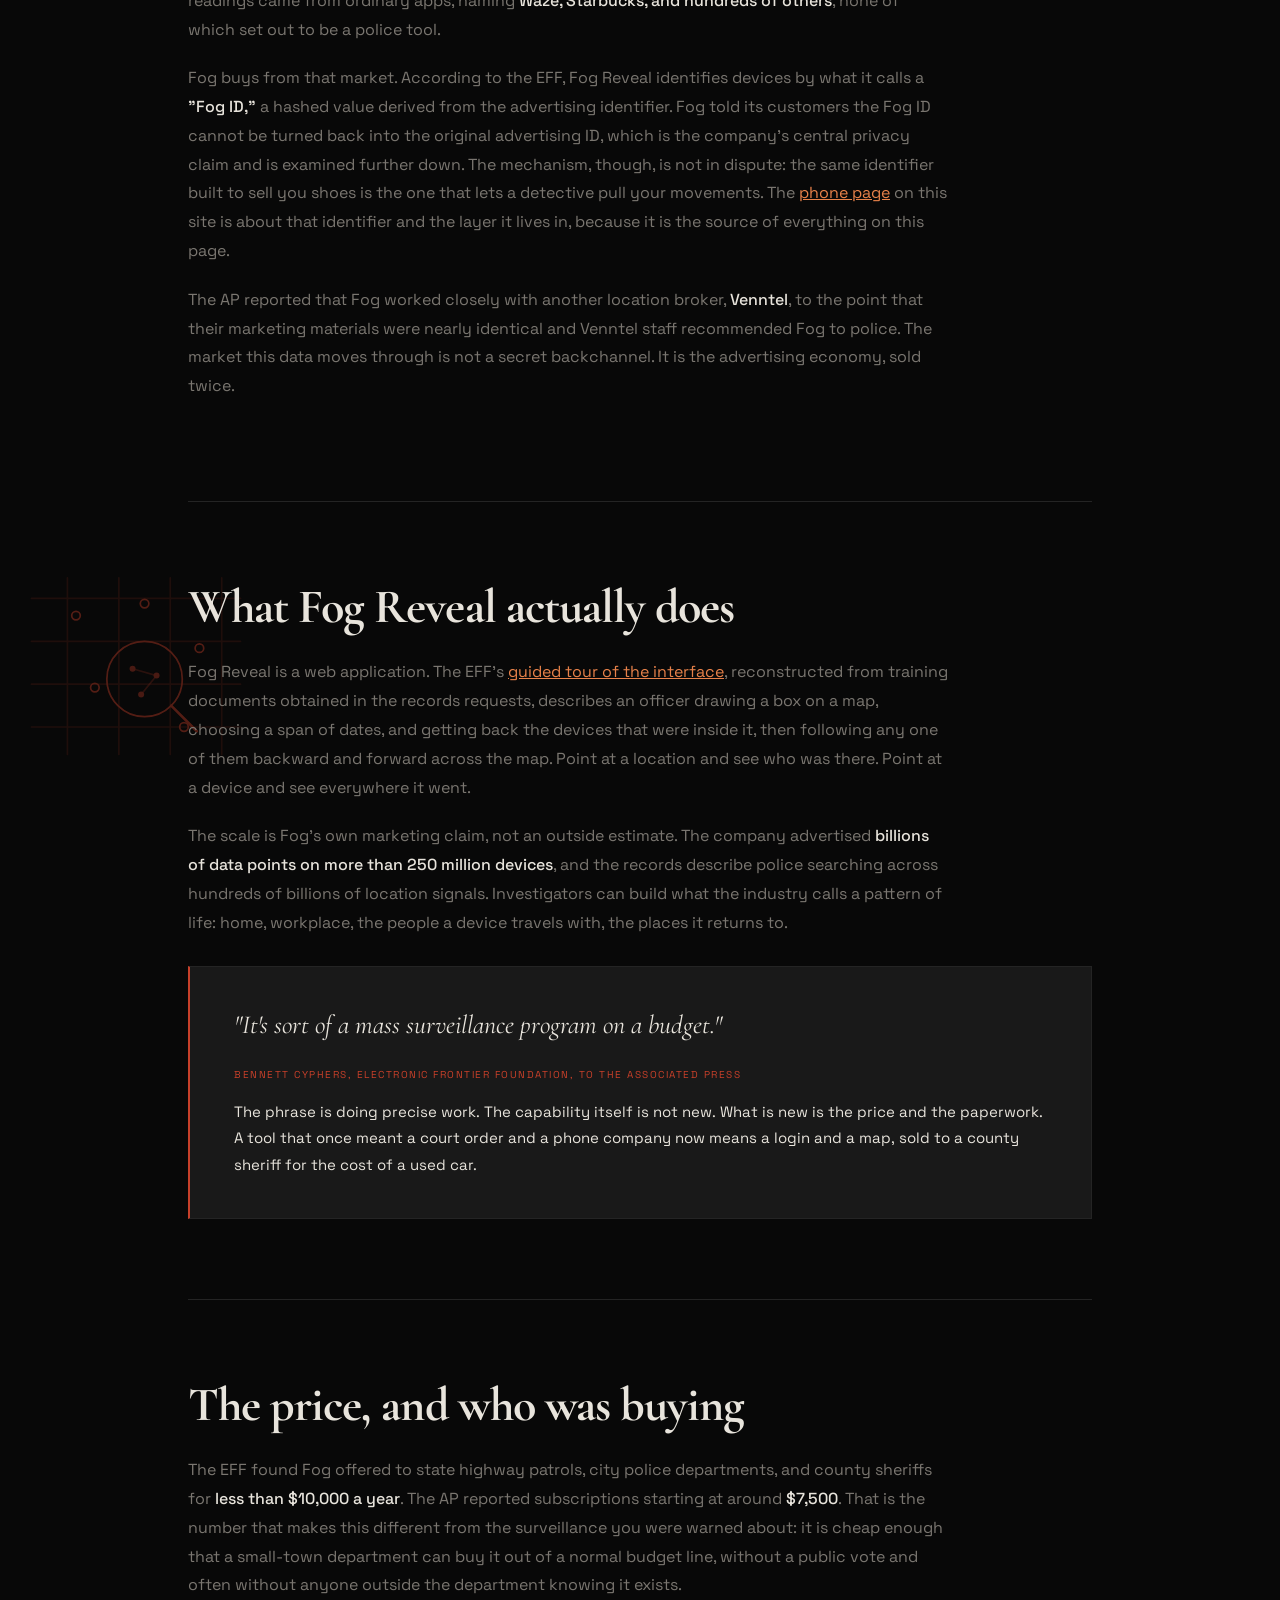
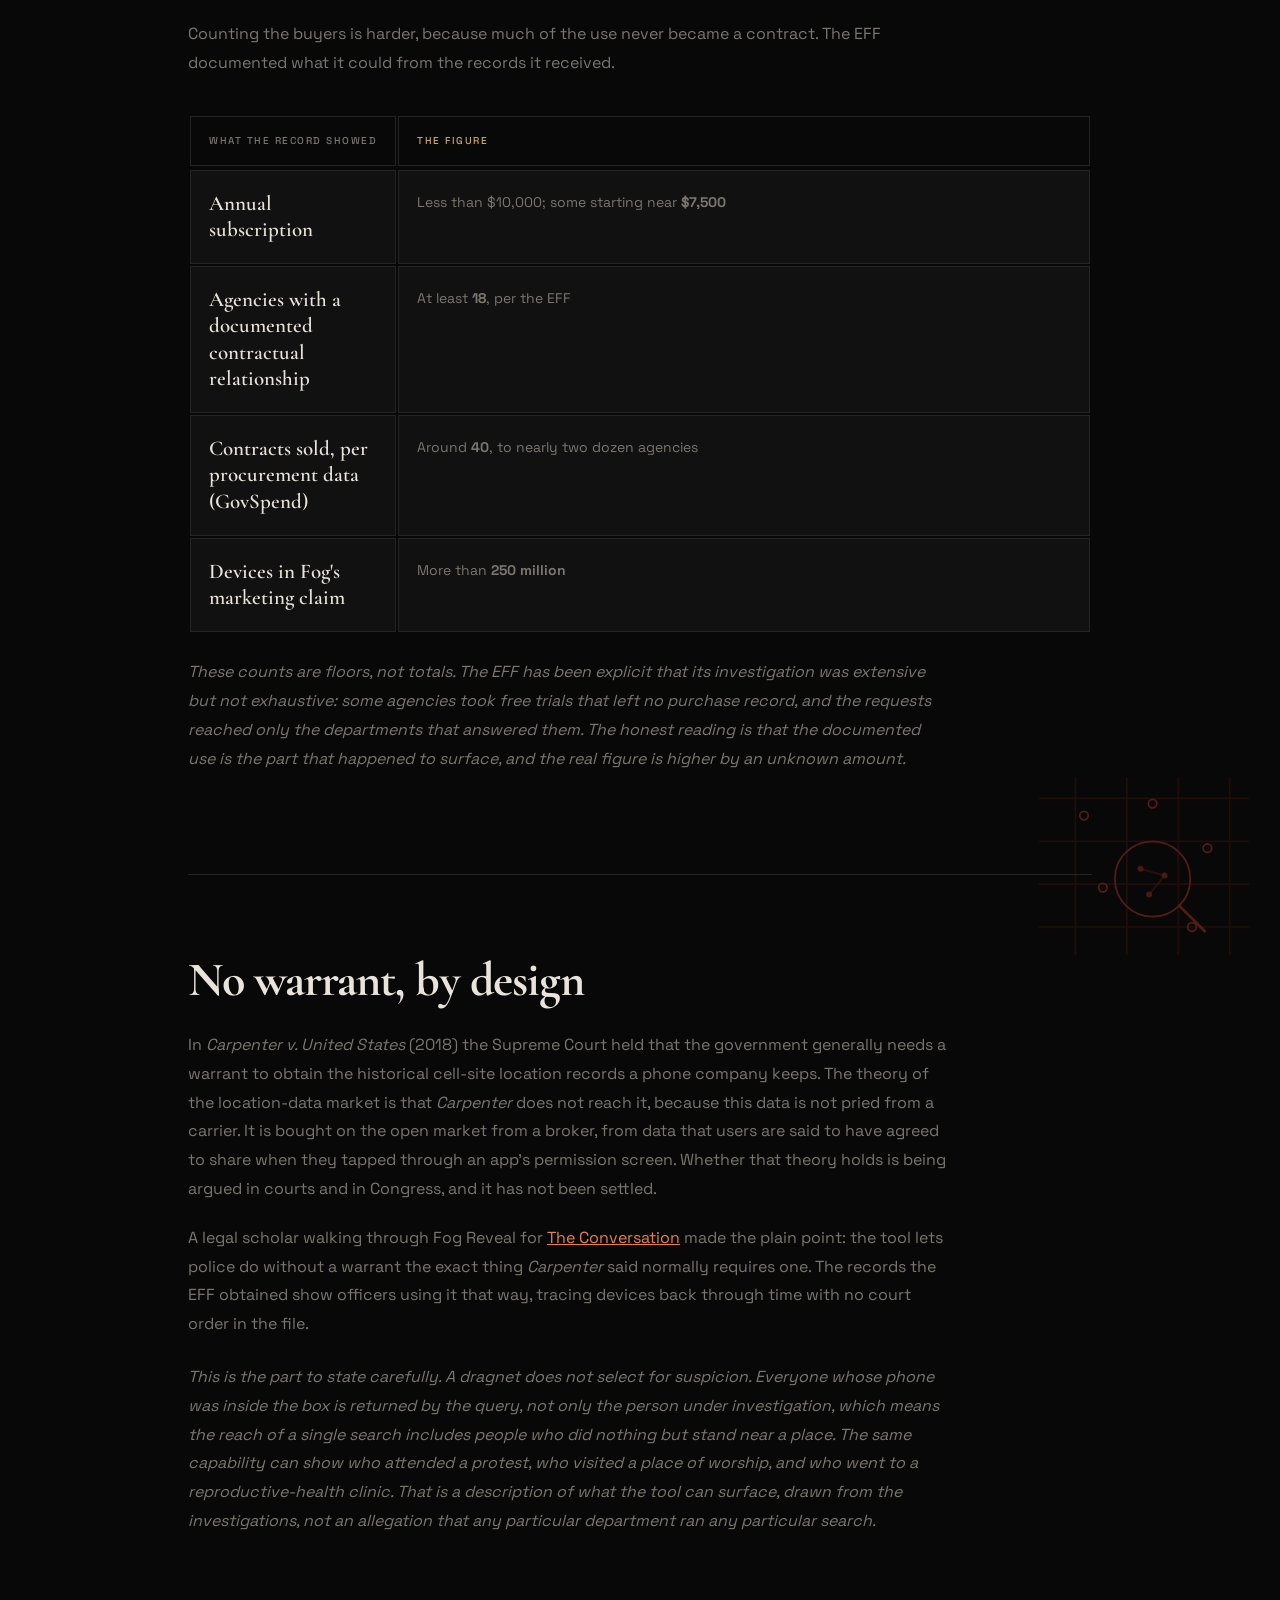
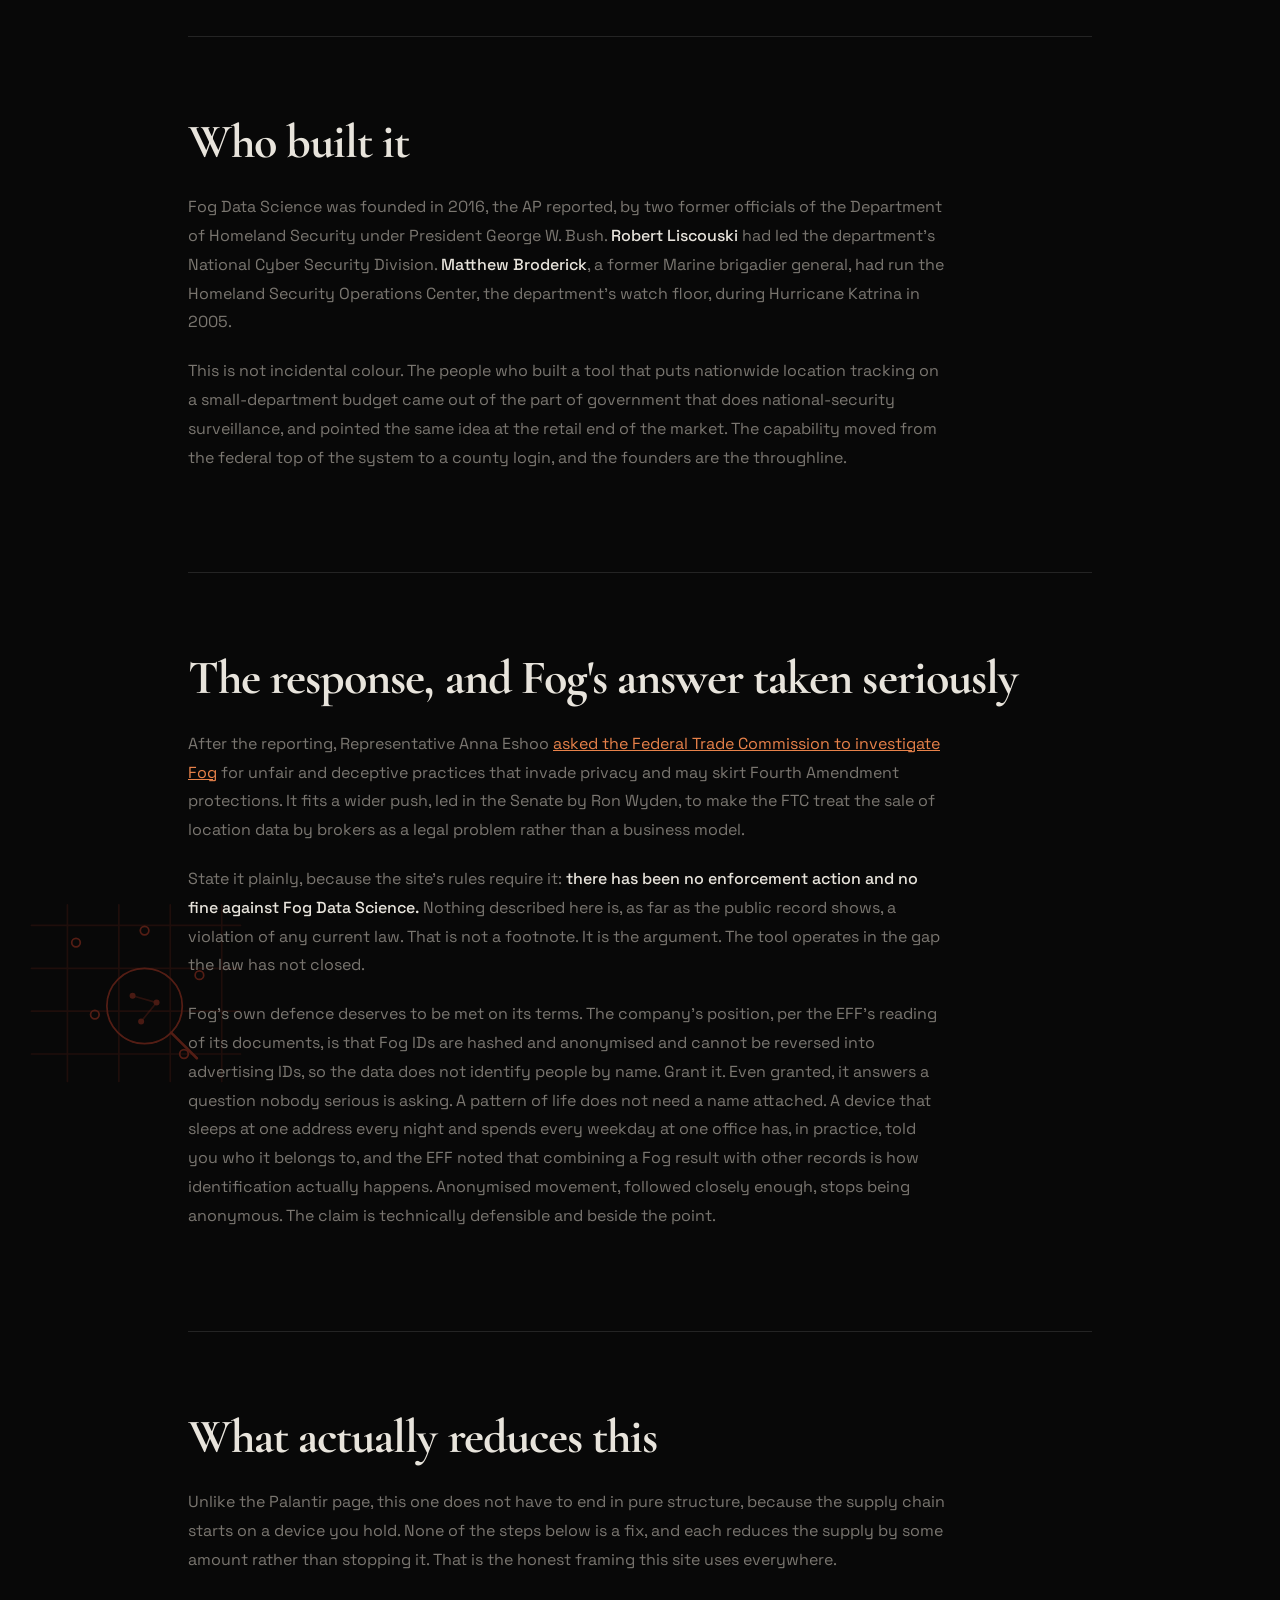
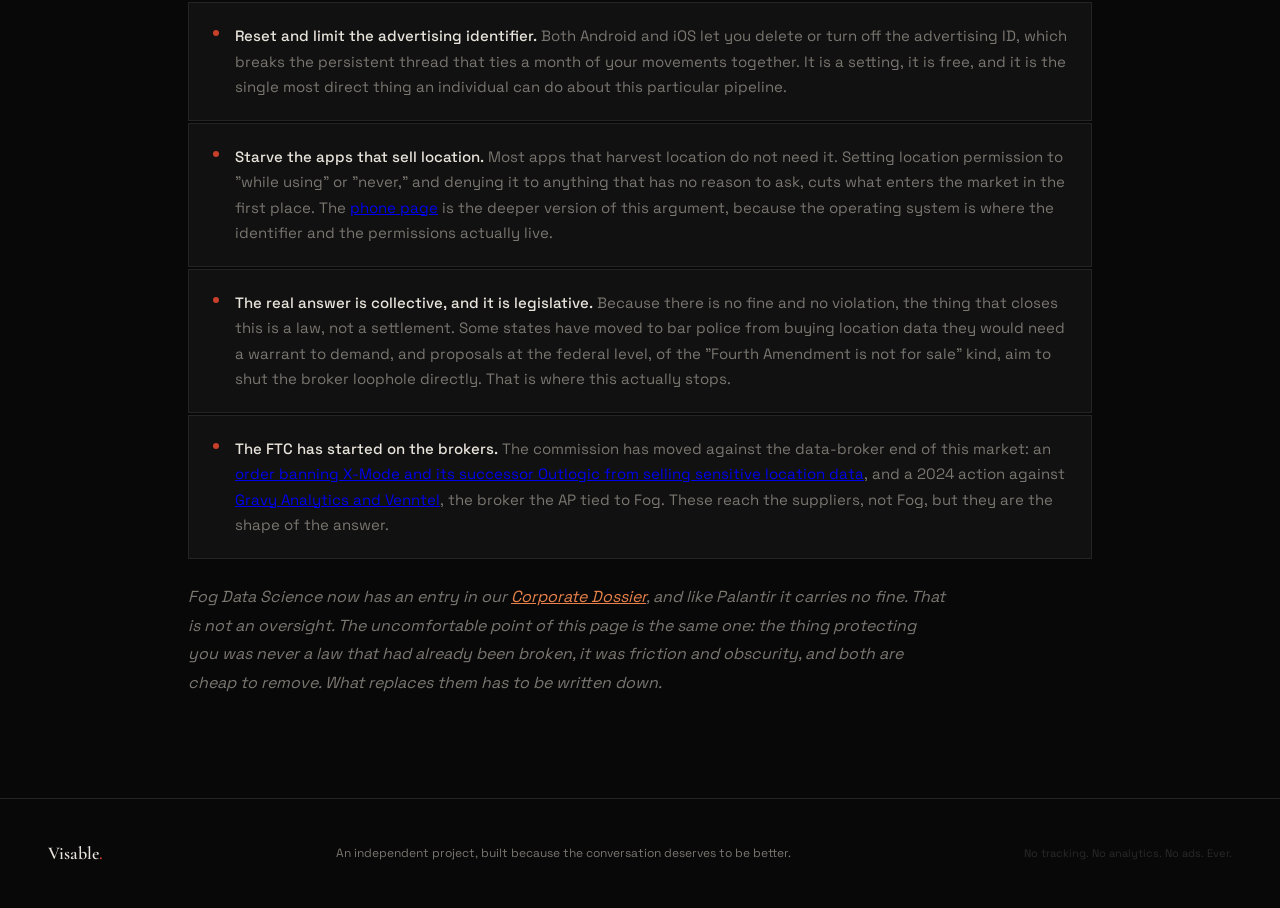
<file: fog.html>
<!DOCTYPE html>
<html lang="en">
<head>
  <meta charset="UTF-8" />
  <meta name="viewport" content="width=device-width, initial-scale=1.0" />
  <title>Fog Data Science: The App Became a Police Search | Visable</title>
  <meta property="og:title" content="Fog Data Science: The App Became a Police Search | Visable">
  <meta property="og:description" content="Fog Data Science sells Fog Reveal, a search engine that lets local police browse where your phone has been, going months back, without a warrant. The location came from the ordinary apps already on your phone.">
  <meta property="og:image" content="/social-share.svg">
  <meta name="twitter:image" content="/social-share.svg">
  <meta property="og:type" content="website">
  <meta property="og:site_name" content="Visable">
  <meta name="twitter:card" content="summary_large_image">
  <meta name="twitter:title" content="Fog Data Science: The App Became a Police Search | Visable">
  <meta name="twitter:description" content="Fog Data Science sells Fog Reveal, a search engine that lets local police browse where your phone has been, going months back, without a warrant. The location came from the ordinary apps already on your phone.">
  <link rel="preconnect" href="https://fonts.googleapis.com">
  <link href="https://fonts.googleapis.com/css2?family=Cormorant+Garamond:ital,wght@0,400;0,600;0,700;1,400;1,600&family=Space+Grotesk:wght@300;400;500;600&display=swap" rel="stylesheet">
  <link rel="stylesheet" href="style.css">
  <link rel="icon" href="favicon.svg" type="image/svg+xml">
</head>
<body>
  <canvas id="binary-canvas" class="binary-canvas" aria-hidden="true"></canvas>

<!-- NAV -->
<nav id="nav">
  <a href="index.html" class="nav-logo">Visable<span>.</span></a>
  <button class="hamburger" id="hamburger" aria-label="Toggle menu">
    <span></span>
    <span></span>
    <span></span>
  </button>
  <ul id="nav-menu">
    <li><a href="tracker.html">Corporate Dossier</a></li>
    <li><a href="pe-tracker.html">PE Ownership</a></li>
    <li class="nav-group">
      <button type="button" class="nav-group-btn active" aria-expanded="false" aria-controls="nav-deep-dives" aria-haspopup="true">Deep Dives<span class="nav-group-caret" aria-hidden="true">&#9662;</span></button>
      <ul class="nav-submenu" id="nav-deep-dives">
        <li><a href="flock.html">Flock Cameras</a></li>
        <li><a href="graphene.html">Your Phone</a></li>
        <li><a href="cars.html">Your Car</a></li>
        <li><a href="tv.html">Your TV</a></li>
        <li><a href="palantir.html">Palantir</a></li>
        <li><a href="fog.html" class="active">Fog Data Science</a></li>
        <li><a href="age-verification.html">Your ID</a></li>
      </ul>
    </li>
    <li class="nav-group">
      <button type="button" class="nav-group-btn" aria-expanded="false" aria-controls="nav-why-how" aria-haspopup="true">Why &amp; How<span class="nav-group-caret" aria-hidden="true">&#9662;</span></button>
      <ul class="nav-submenu" id="nav-why-how">
        <li><a href="why-this-exists.html">Why This Exists</a></li>
        <li><a href="common-ground.html">Common Ground</a></li>
        <li><a href="enshittification.html">Enshittification</a></li>
        <li><a href="contribute.html">Contribute</a></li>
        <li><a href="donate.html">Donate</a></li>
      </ul>
    </li>
    <li><a href="index.html#tools" class="nav-cta">Honest Mitigation</a></li>
  </ul>
</nav>

<main class="flock-main">

  <div class="fog-map-layer" aria-hidden="true">
    <div class="fog-map-scene side-right fog-scene-1">
      <svg viewBox="0 0 280 250" fill="none">
      <g stroke="currentColor" stroke-width="2" stroke-linecap="round" stroke-linejoin="round">
      <g opacity=".3">
      <path d="M18 46h244M18 96h244M18 146h244M18 196h244" />
      <path d="M60 22v206M120 22v206M180 22v206M240 22v206" />
      </g>
      <g class="fog-ping fog-ping-1"><circle cx="70" cy="66" r="5" /></g>
      <g class="fog-ping fog-ping-2"><circle cx="150" cy="52" r="5" /></g>
      <g class="fog-ping fog-ping-3"><circle cx="214" cy="104" r="5" /></g>
      <g class="fog-ping fog-ping-4"><circle cx="92" cy="150" r="5" /></g>
      <g class="fog-ping fog-ping-5"><circle cx="196" cy="196" r="5" /></g>
      <circle cx="150" cy="140" r="44" />
      <path d="M181 171l30 30" stroke-width="3" />
      <g opacity=".85">
      <circle cx="136" cy="128" r="3.5" fill="currentColor" stroke="none" />
      <circle cx="164" cy="136" r="3.5" fill="currentColor" stroke="none" />
      <circle cx="146" cy="158" r="3.5" fill="currentColor" stroke="none" />
      <path d="M136 128l28 8M164 136l-18 22" opacity=".55" />
      </g>
      </g>
      </svg>
    </div>
    <div class="fog-map-scene side-left fog-scene-2">
      <svg viewBox="0 0 280 250" fill="none">
      <g stroke="currentColor" stroke-width="2" stroke-linecap="round" stroke-linejoin="round">
      <g opacity=".3">
      <path d="M18 46h244M18 96h244M18 146h244M18 196h244" />
      <path d="M60 22v206M120 22v206M180 22v206M240 22v206" />
      </g>
      <g class="fog-ping fog-ping-1"><circle cx="70" cy="66" r="5" /></g>
      <g class="fog-ping fog-ping-2"><circle cx="150" cy="52" r="5" /></g>
      <g class="fog-ping fog-ping-3"><circle cx="214" cy="104" r="5" /></g>
      <g class="fog-ping fog-ping-4"><circle cx="92" cy="150" r="5" /></g>
      <g class="fog-ping fog-ping-5"><circle cx="196" cy="196" r="5" /></g>
      <circle cx="150" cy="140" r="44" />
      <path d="M181 171l30 30" stroke-width="3" />
      <g opacity=".85">
      <circle cx="136" cy="128" r="3.5" fill="currentColor" stroke="none" />
      <circle cx="164" cy="136" r="3.5" fill="currentColor" stroke="none" />
      <circle cx="146" cy="158" r="3.5" fill="currentColor" stroke="none" />
      <path d="M136 128l28 8M164 136l-18 22" opacity=".55" />
      </g>
      </g>
      </svg>
    </div>
    <div class="fog-map-scene side-right fog-scene-3">
      <svg viewBox="0 0 280 250" fill="none">
      <g stroke="currentColor" stroke-width="2" stroke-linecap="round" stroke-linejoin="round">
      <g opacity=".3">
      <path d="M18 46h244M18 96h244M18 146h244M18 196h244" />
      <path d="M60 22v206M120 22v206M180 22v206M240 22v206" />
      </g>
      <g class="fog-ping fog-ping-1"><circle cx="70" cy="66" r="5" /></g>
      <g class="fog-ping fog-ping-2"><circle cx="150" cy="52" r="5" /></g>
      <g class="fog-ping fog-ping-3"><circle cx="214" cy="104" r="5" /></g>
      <g class="fog-ping fog-ping-4"><circle cx="92" cy="150" r="5" /></g>
      <g class="fog-ping fog-ping-5"><circle cx="196" cy="196" r="5" /></g>
      <circle cx="150" cy="140" r="44" />
      <path d="M181 171l30 30" stroke-width="3" />
      <g opacity=".85">
      <circle cx="136" cy="128" r="3.5" fill="currentColor" stroke="none" />
      <circle cx="164" cy="136" r="3.5" fill="currentColor" stroke="none" />
      <circle cx="146" cy="158" r="3.5" fill="currentColor" stroke="none" />
      <path d="M136 128l28 8M164 136l-18 22" opacity=".55" />
      </g>
      </g>
      </svg>
    </div>
    <div class="fog-map-scene side-left fog-scene-4">
      <svg viewBox="0 0 280 250" fill="none">
      <g stroke="currentColor" stroke-width="2" stroke-linecap="round" stroke-linejoin="round">
      <g opacity=".3">
      <path d="M18 46h244M18 96h244M18 146h244M18 196h244" />
      <path d="M60 22v206M120 22v206M180 22v206M240 22v206" />
      </g>
      <g class="fog-ping fog-ping-1"><circle cx="70" cy="66" r="5" /></g>
      <g class="fog-ping fog-ping-2"><circle cx="150" cy="52" r="5" /></g>
      <g class="fog-ping fog-ping-3"><circle cx="214" cy="104" r="5" /></g>
      <g class="fog-ping fog-ping-4"><circle cx="92" cy="150" r="5" /></g>
      <g class="fog-ping fog-ping-5"><circle cx="196" cy="196" r="5" /></g>
      <circle cx="150" cy="140" r="44" />
      <path d="M181 171l30 30" stroke-width="3" />
      <g opacity=".85">
      <circle cx="136" cy="128" r="3.5" fill="currentColor" stroke="none" />
      <circle cx="164" cy="136" r="3.5" fill="currentColor" stroke="none" />
      <circle cx="146" cy="158" r="3.5" fill="currentColor" stroke="none" />
      <path d="M136 128l28 8M164 136l-18 22" opacity=".55" />
      </g>
      </g>
      </svg>
    </div>
  </div>

  <div class="dossier-header">
    <div class="section-label">The Location Market</div>
    <h1>The ad in the app<br />became a <em>police search.</em></h1>
    <p class="dossier-sub">You have no account with Fog Data Science, no contract, and no setting to turn off. What the company sells is a search engine, called Fog Reveal, that lets a local police department browse where a phone has been, going months back in time, for less than the annual cost of a patrol car. The location it searches did not come from a warrant or a cell tower. It came from the ordinary apps already on the phone.</p>
  </div>

  <div class="flock-body">

    <!-- a) THE FRAME -->
    <section class="flock-block" aria-labelledby="frame-h">
      <h2 id="frame-h">You were the supply, not the customer</h2>
      <p>This page shares its shape with the <a href="palantir.html">Palantir page</a>. There is no Fog Data Science product you signed up for, no account you opened, no privacy notice with your consent recorded in it. Its customers are police departments, and you are not a customer. You are the material.</p>
      <p>The difference from Palantir is where the material comes from. Palantir joins records the government already held. Fog does not touch government records at all. It resells data that began on your phone, in apps you chose to install, and travelled through the ordinary advertising market before a company you have never heard of packaged it into a tool for the police.</p>
      <p>That difference matters, because it is the one part of this that you can see, and the one place there is anything honest to do about it. But first, what the thing actually is. Almost everything known publicly comes from a single <a href="https://www.eff.org/deeplinks/2022/08/inside-fog-data-science-secretive-company-selling-mass-surveillance-local-police" target="_blank" rel="noopener noreferrer">Electronic Frontier Foundation investigation</a> in 2022, built from more than a hundred public-records requests, whose findings the EFF shared with the <a href="https://www.pbs.org/newshour/politics/how-an-obscure-cellphone-tracking-tool-provides-police-mass-surveillance-on-a-budget" target="_blank" rel="noopener noreferrer">Associated Press</a>. This page is an account of what those records showed, and it says so wherever the record is a finding rather than a fine.</p>
    </section>

    <!-- b) HOW THE APP BECAME THE FEED -->
    <section class="flock-block" aria-labelledby="feed-h">
      <h2 id="feed-h">How an app became the feed</h2>
      <p>Every phone carries an advertising identifier: a unique string that Google and Apple assign so advertisers can recognise your device across different apps. It exists to make ads more targeted. Thousands of apps embed tracking code that reads that identifier and, with it, streams of location readings, then sells both into a wholesale market for location data. The AP found the underlying readings came from ordinary apps, naming <strong>Waze, Starbucks, and hundreds of others</strong>, none of which set out to be a police tool.</p>
      <p>Fog buys from that market. According to the EFF, Fog Reveal identifies devices by what it calls a <strong>"Fog ID,"</strong> a hashed value derived from the advertising identifier. Fog told its customers the Fog ID cannot be turned back into the original advertising ID, which is the company's central privacy claim and is examined further down. The mechanism, though, is not in dispute: the same identifier built to sell you shoes is the one that lets a detective pull your movements. The <a href="graphene.html">phone page</a> on this site is about that identifier and the layer it lives in, because it is the source of everything on this page.</p>
      <p>The AP reported that Fog worked closely with another location broker, <strong>Venntel</strong>, to the point that their marketing materials were nearly identical and Venntel staff recommended Fog to police. The market this data moves through is not a secret backchannel. It is the advertising economy, sold twice.</p>
    </section>

    <!-- c) WHAT FOG REVEAL DOES -->
    <section class="flock-block" aria-labelledby="reveal-h">
      <h2 id="reveal-h">What Fog Reveal actually does</h2>
      <p>Fog Reveal is a web application. The EFF's <a href="https://www.eff.org/deeplinks/2022/08/fog-revealed-guided-tour-how-cops-can-browse-your-location-data" target="_blank" rel="noopener noreferrer">guided tour of the interface</a>, reconstructed from training documents obtained in the records requests, describes an officer drawing a box on a map, choosing a span of dates, and getting back the devices that were inside it, then following any one of them backward and forward across the map. Point at a location and see who was there. Point at a device and see everywhere it went.</p>
      <p>The scale is Fog's own marketing claim, not an outside estimate. The company advertised <strong>billions of data points on more than 250 million devices</strong>, and the records describe police searching across hundreds of billions of location signals. Investigators can build what the industry calls a pattern of life: home, workplace, the people a device travels with, the places it returns to.</p>
      <div class="myth-card">
        <div class="myth-quote">"It's sort of a mass surveillance program on a budget."</div>
        <div class="myth-reframe-label">Bennett Cyphers, Electronic Frontier Foundation, to the Associated Press</div>
        <p>The phrase is doing precise work. The capability itself is not new. What is new is the price and the paperwork. A tool that once meant a court order and a phone company now means a login and a map, sold to a county sheriff for the cost of a used car.</p>
      </div>
    </section>

    <!-- d) THE PRICE AND THE CUSTOMERS -->
    <section class="flock-block" aria-labelledby="price-h">
      <h2 id="price-h">The price, and who was buying</h2>
      <p>The EFF found Fog offered to state highway patrols, city police departments, and county sheriffs for <strong>less than $10,000 a year</strong>. The AP reported subscriptions starting at around <strong>$7,500</strong>. That is the number that makes this different from the surveillance you were warned about: it is cheap enough that a small-town department can buy it out of a normal budget line, without a public vote and often without anyone outside the department knowing it exists.</p>
      <p>Counting the buyers is harder, because much of the use never became a contract. The EFF documented what it could from the records it received.</p>
      <div class="hm-table-wrap">
        <table class="hm-table">
          <caption class="visually-hidden">What the EFF and AP investigations found about Fog Reveal's cost and law-enforcement use, 2022.</caption>
          <thead>
            <tr>
              <th scope="col">What the record showed</th>
              <th scope="col">The figure</th>
            </tr>
          </thead>
          <tbody>
            <tr><th scope="row" data-label="What the record showed">Annual subscription</th><td data-label="The figure">Less than $10,000; some starting near <strong>$7,500</strong></td></tr>
            <tr><th scope="row" data-label="What the record showed">Agencies with a documented contractual relationship</th><td data-label="The figure">At least <strong>18</strong>, per the EFF</td></tr>
            <tr><th scope="row" data-label="What the record showed">Contracts sold, per procurement data (GovSpend)</th><td data-label="The figure">Around <strong>40</strong>, to nearly two dozen agencies</td></tr>
            <tr><th scope="row" data-label="What the record showed">Devices in Fog's marketing claim</th><td data-label="The figure">More than <strong>250 million</strong></td></tr>
          </tbody>
        </table>
      </div>
      <p class="flock-caveat">These counts are floors, not totals. The EFF has been explicit that its investigation was extensive but not exhaustive: some agencies took free trials that left no purchase record, and the requests reached only the departments that answered them. The honest reading is that the documented use is the part that happened to surface, and the real figure is higher by an unknown amount.</p>
    </section>

    <!-- e) NO WARRANT -->
    <section class="flock-block" aria-labelledby="warrant-h">
      <h2 id="warrant-h">No warrant, by design</h2>
      <p>In <em>Carpenter v. United States</em> (2018) the Supreme Court held that the government generally needs a warrant to obtain the historical cell-site location records a phone company keeps. The theory of the location-data market is that <em>Carpenter</em> does not reach it, because this data is not pried from a carrier. It is bought on the open market from a broker, from data that users are said to have agreed to share when they tapped through an app's permission screen. Whether that theory holds is being argued in courts and in Congress, and it has not been settled.</p>
      <p>A legal scholar walking through Fog Reveal for <a href="https://theconversation.com/what-is-fog-reveal-a-legal-scholar-explains-the-app-some-police-forces-are-using-to-track-people-without-a-warrant-189944" target="_blank" rel="noopener noreferrer">The Conversation</a> made the plain point: the tool lets police do without a warrant the exact thing <em>Carpenter</em> said normally requires one. The records the EFF obtained show officers using it that way, tracing devices back through time with no court order in the file.</p>
      <p class="flock-caveat">This is the part to state carefully. A dragnet does not select for suspicion. Everyone whose phone was inside the box is returned by the query, not only the person under investigation, which means the reach of a single search includes people who did nothing but stand near a place. The same capability can show who attended a protest, who visited a place of worship, and who went to a reproductive-health clinic. That is a description of what the tool can surface, drawn from the investigations, not an allegation that any particular department ran any particular search.</p>
    </section>

    <!-- f) WHO BUILT IT -->
    <section class="flock-block" aria-labelledby="who-h">
      <h2 id="who-h">Who built it</h2>
      <p>Fog Data Science was founded in 2016, the AP reported, by two former officials of the Department of Homeland Security under President George W. Bush. <strong>Robert Liscouski</strong> had led the department's National Cyber Security Division. <strong>Matthew Broderick</strong>, a former Marine brigadier general, had run the Homeland Security Operations Center, the department's watch floor, during Hurricane Katrina in 2005.</p>
      <p>This is not incidental colour. The people who built a tool that puts nationwide location tracking on a small-department budget came out of the part of government that does national-security surveillance, and pointed the same idea at the retail end of the market. The capability moved from the federal top of the system to a county login, and the founders are the throughline.</p>
    </section>

    <!-- g) THE RESPONSE AND THEIR ANSWER -->
    <section class="flock-block" aria-labelledby="answer-h">
      <h2 id="answer-h">The response, and Fog's answer taken seriously</h2>
      <p>After the reporting, Representative Anna Eshoo <a href="https://www.mediapost.com/publications/article/377894/ftc-urged-to-investigate-fog-data-science-over-loc.html" target="_blank" rel="noopener noreferrer">asked the Federal Trade Commission to investigate Fog</a> for unfair and deceptive practices that invade privacy and may skirt Fourth Amendment protections. It fits a wider push, led in the Senate by Ron Wyden, to make the FTC treat the sale of location data by brokers as a legal problem rather than a business model.</p>
      <p>State it plainly, because the site's rules require it: <strong>there has been no enforcement action and no fine against Fog Data Science.</strong> Nothing described here is, as far as the public record shows, a violation of any current law. That is not a footnote. It is the argument. The tool operates in the gap the law has not closed.</p>
      <p>Fog's own defence deserves to be met on its terms. The company's position, per the EFF's reading of its documents, is that Fog IDs are hashed and anonymised and cannot be reversed into advertising IDs, so the data does not identify people by name. Grant it. Even granted, it answers a question nobody serious is asking. A pattern of life does not need a name attached. A device that sleeps at one address every night and spends every weekday at one office has, in practice, told you who it belongs to, and the EFF noted that combining a Fog result with other records is how identification actually happens. Anonymised movement, followed closely enough, stops being anonymous. The claim is technically defensible and beside the point.</p>
    </section>

    <!-- h) WHAT ACTUALLY REDUCES IT -->
    <section class="flock-block" aria-labelledby="reduce-h">
      <h2 id="reduce-h">What actually reduces this</h2>
      <p>Unlike the Palantir page, this one does not have to end in pure structure, because the supply chain starts on a device you hold. None of the steps below is a fix, and each reduces the supply by some amount rather than stopping it. That is the honest framing this site uses everywhere.</p>
      <ul class="flock-list">
        <li><strong>Reset and limit the advertising identifier.</strong> Both Android and iOS let you delete or turn off the advertising ID, which breaks the persistent thread that ties a month of your movements together. It is a setting, it is free, and it is the single most direct thing an individual can do about this particular pipeline.</li>
        <li><strong>Starve the apps that sell location.</strong> Most apps that harvest location do not need it. Setting location permission to "while using" or "never," and denying it to anything that has no reason to ask, cuts what enters the market in the first place. The <a href="graphene.html">phone page</a> is the deeper version of this argument, because the operating system is where the identifier and the permissions actually live.</li>
        <li><strong>The real answer is collective, and it is legislative.</strong> Because there is no fine and no violation, the thing that closes this is a law, not a settlement. Some states have moved to bar police from buying location data they would need a warrant to demand, and proposals at the federal level, of the "Fourth Amendment is not for sale" kind, aim to shut the broker loophole directly. That is where this actually stops.</li>
        <li><strong>The FTC has started on the brokers.</strong> The commission has moved against the data-broker end of this market: an <a href="https://www.ftc.gov/news-events/news/press-releases/2024/01/ftc-order-prohibits-data-broker-x-mode-social-outlogic-selling-sensitive-location-data" target="_blank" rel="noopener noreferrer">order banning X-Mode and its successor Outlogic from selling sensitive location data</a>, and a 2024 action against <a href="https://www.ftc.gov/news-events/news/press-releases/2024/12/ftc-takes-action-against-gravy-analytics-venntel-unlawfully-selling-location-data-tracking-consumers" target="_blank" rel="noopener noreferrer">Gravy Analytics and Venntel</a>, the broker the AP tied to Fog. These reach the suppliers, not Fog, but they are the shape of the answer.</li>
      </ul>
      <p class="flock-caveat">Fog Data Science now has an entry in our <a href="tracker.html?company=Fog%20Data%20Science">Corporate Dossier</a>, and like Palantir it carries no fine. That is not an oversight. The uncomfortable point of this page is the same one: the thing protecting you was never a law that had already been broken, it was friction and obscurity, and both are cheap to remove. What replaces them has to be written down.</p>
    </section>

  </div>
</main>

<footer class="site-footer">
  <div class="logo">Visable<span>.</span></div>
  <p>An independent project, built because the conversation deserves to be better.</p>
  <p style="color: #2a2a2a; font-size: 11px;">No tracking. No analytics. No ads. Ever.</p>
</footer>

<script src="binary-background.js"></script>
<script src="main.js"></script>
</body>
</html>
</file>
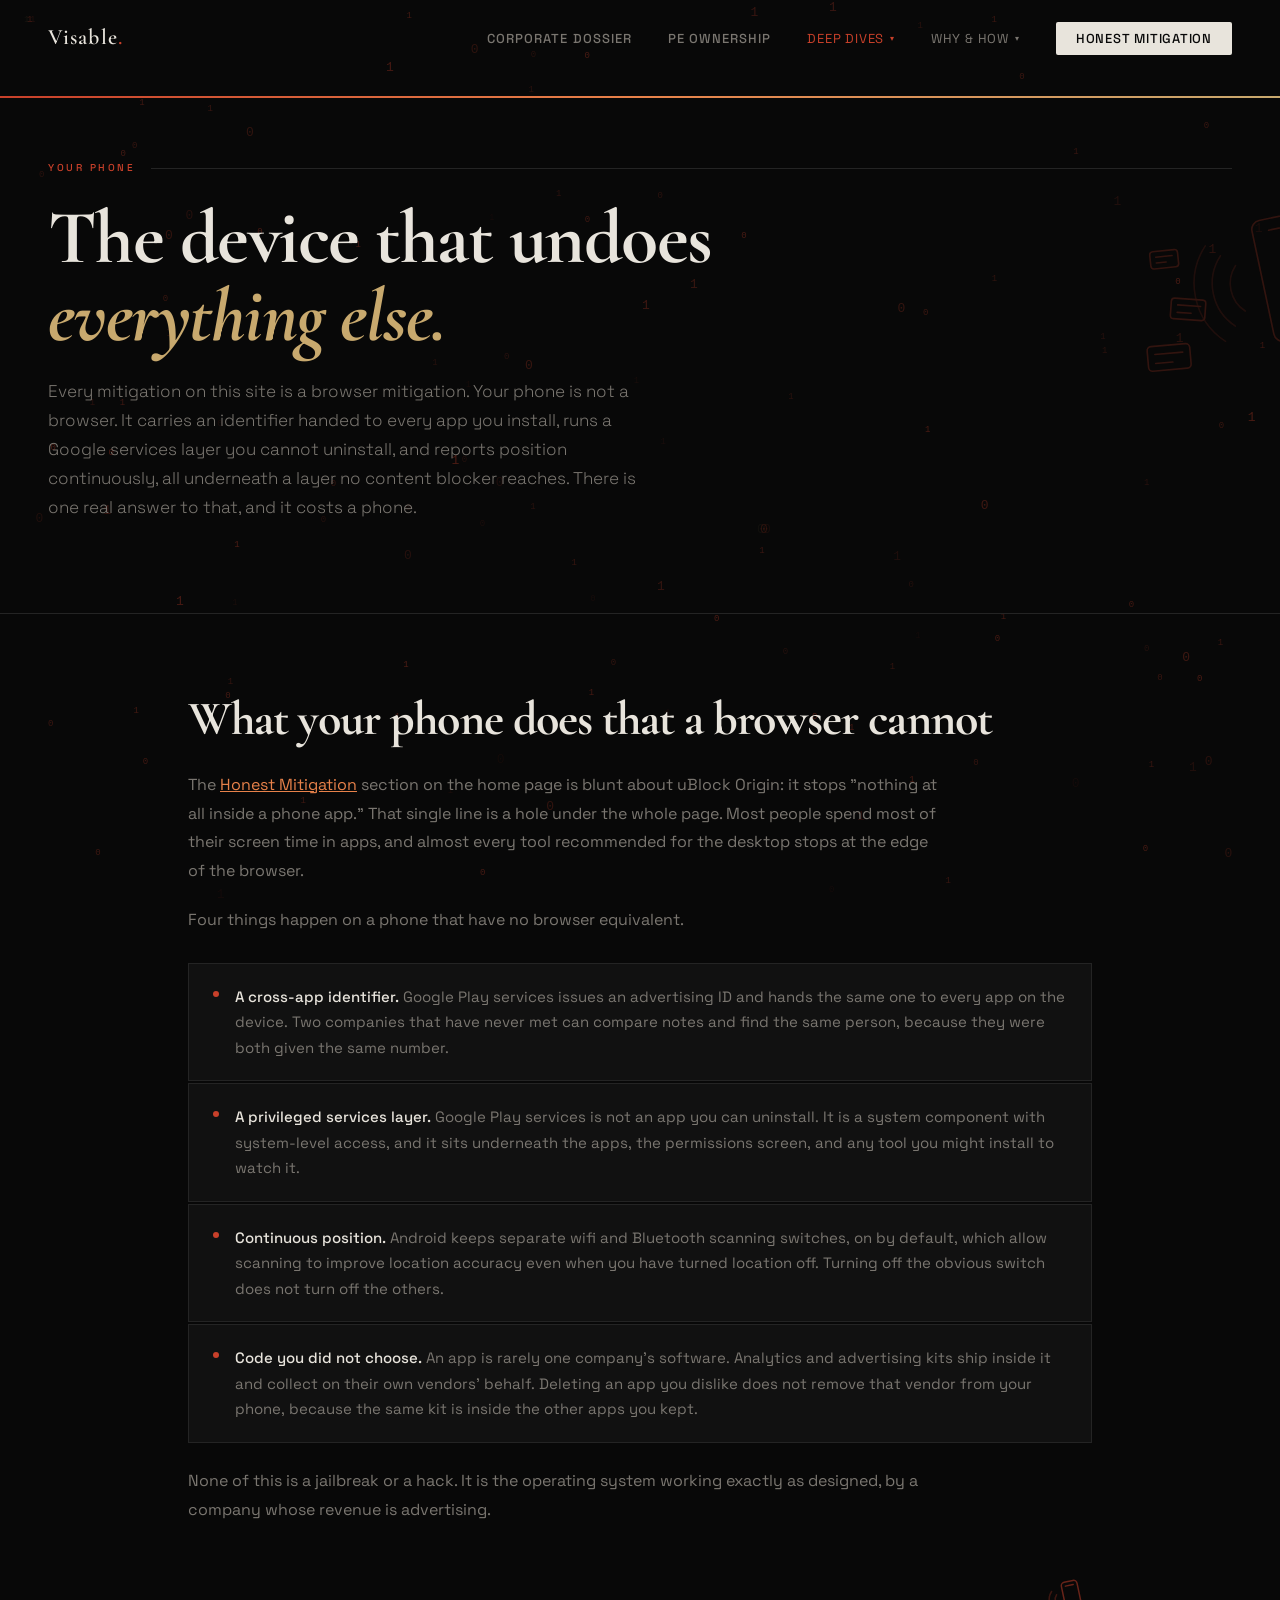
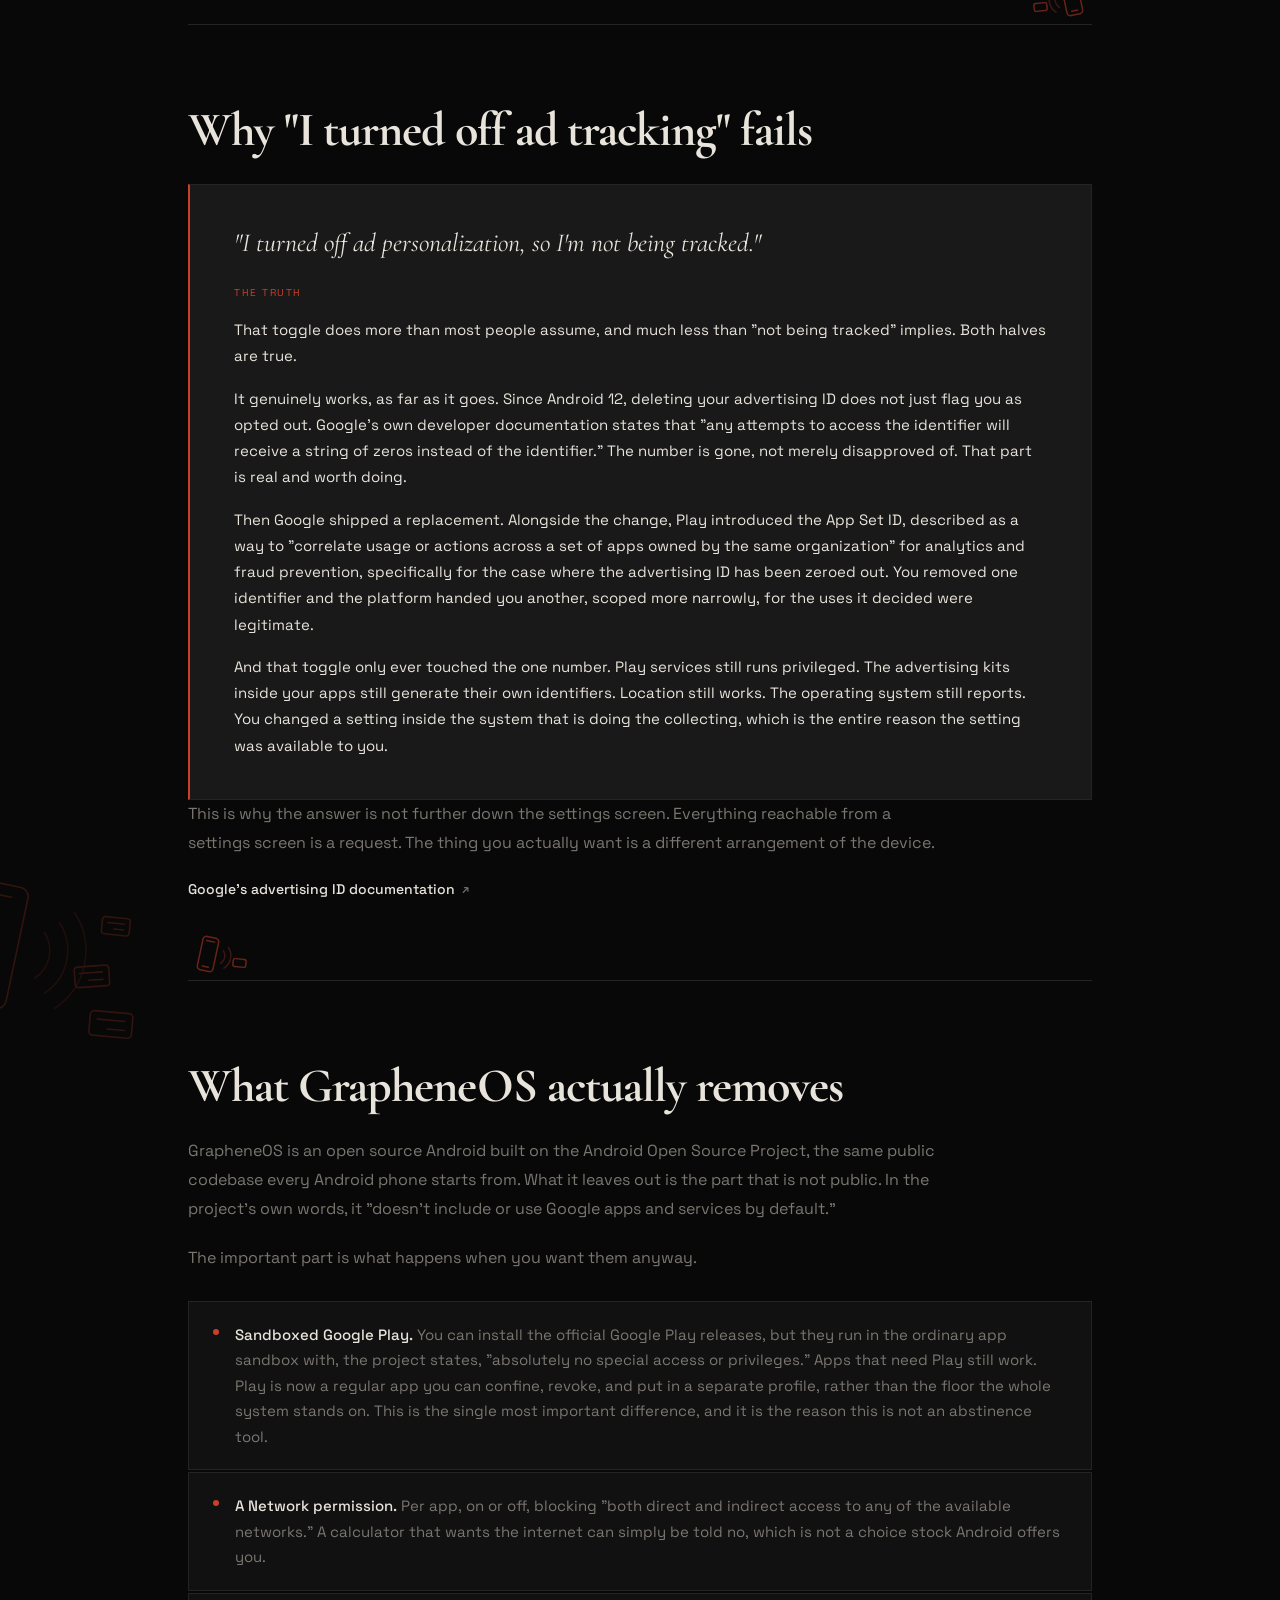
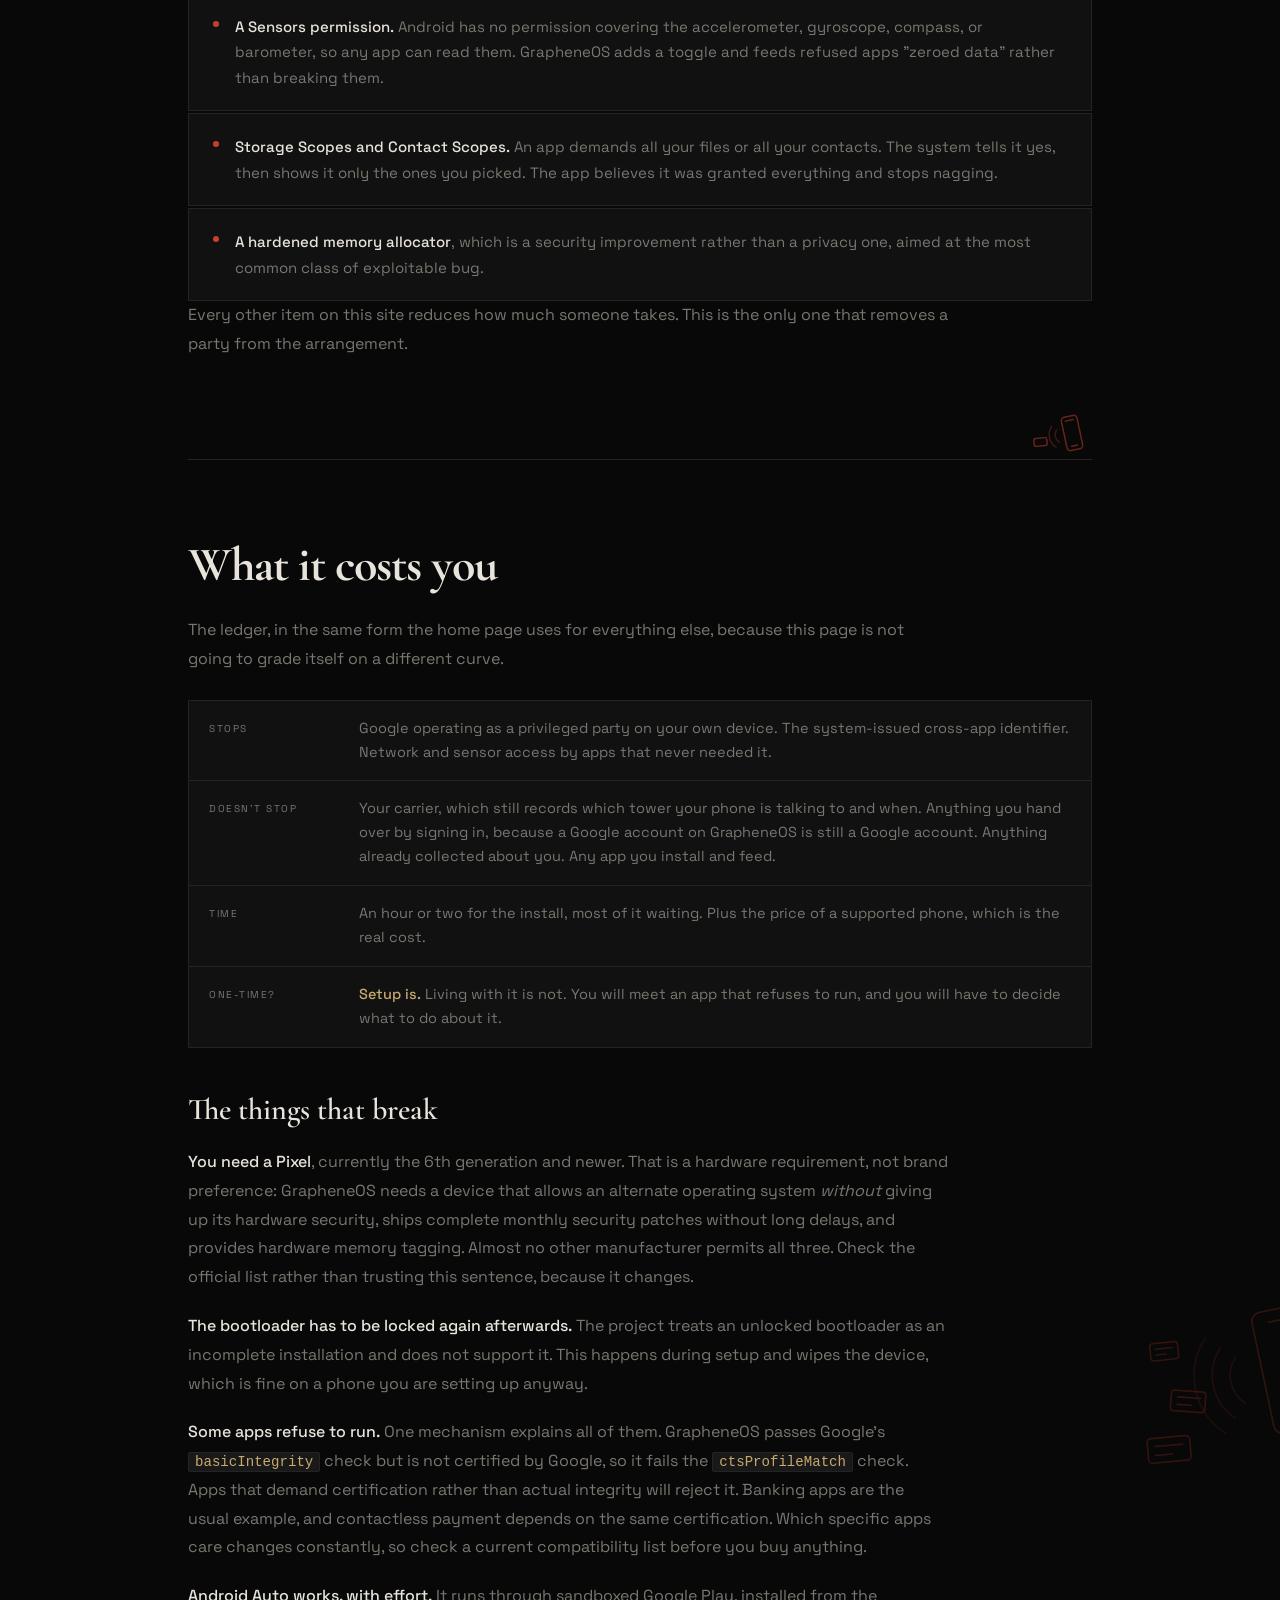
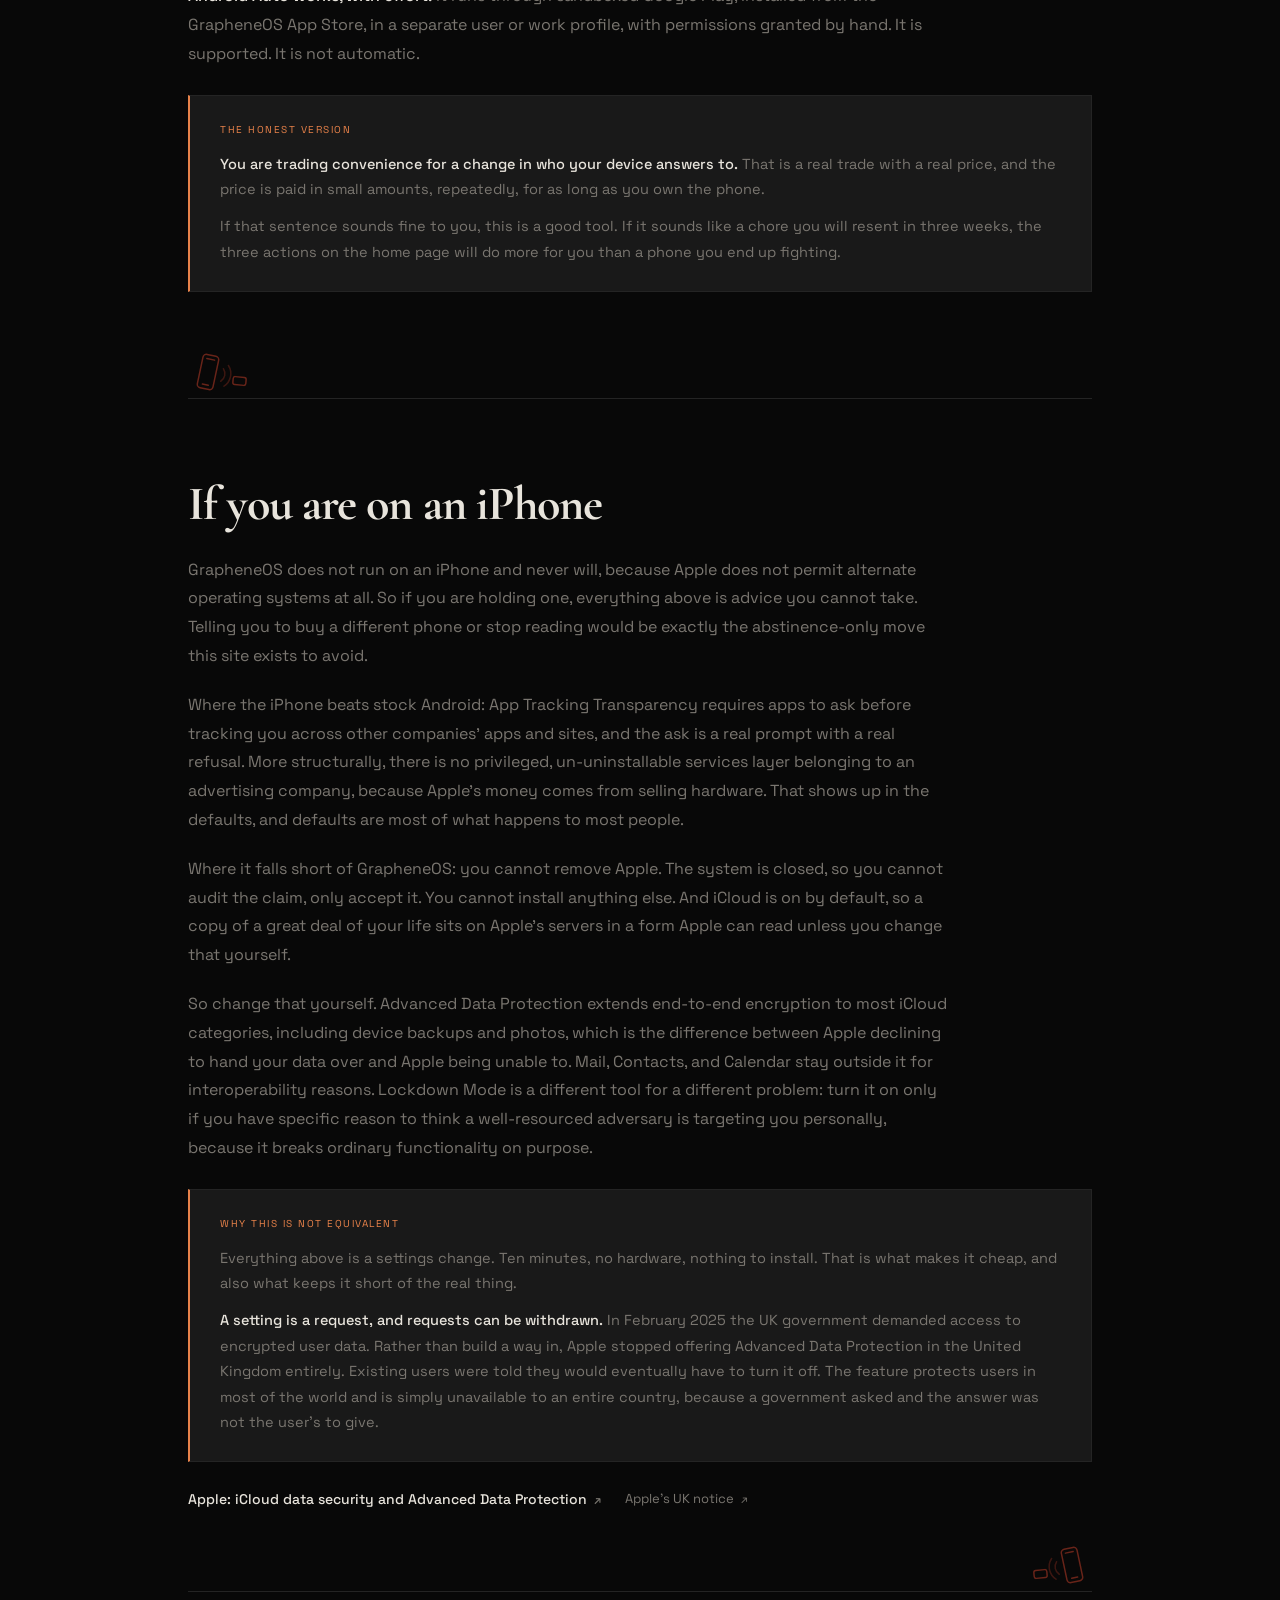
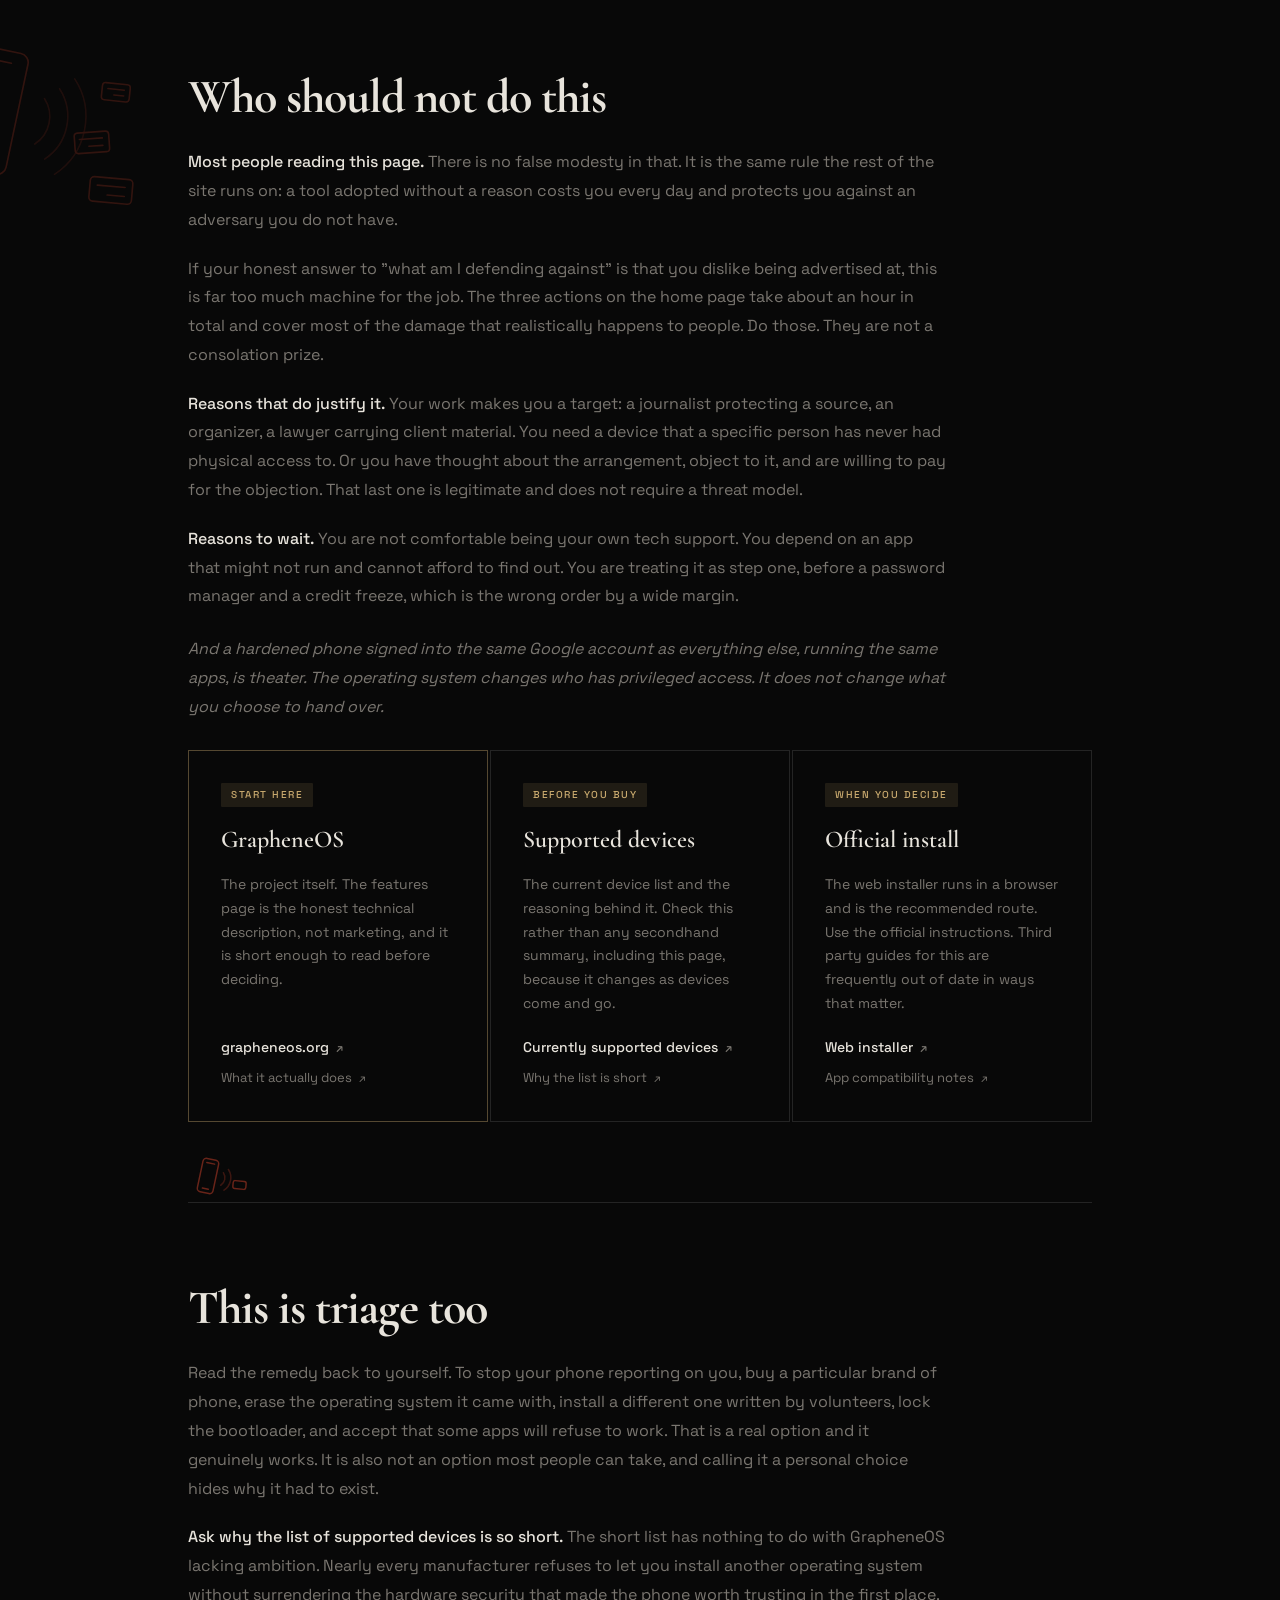
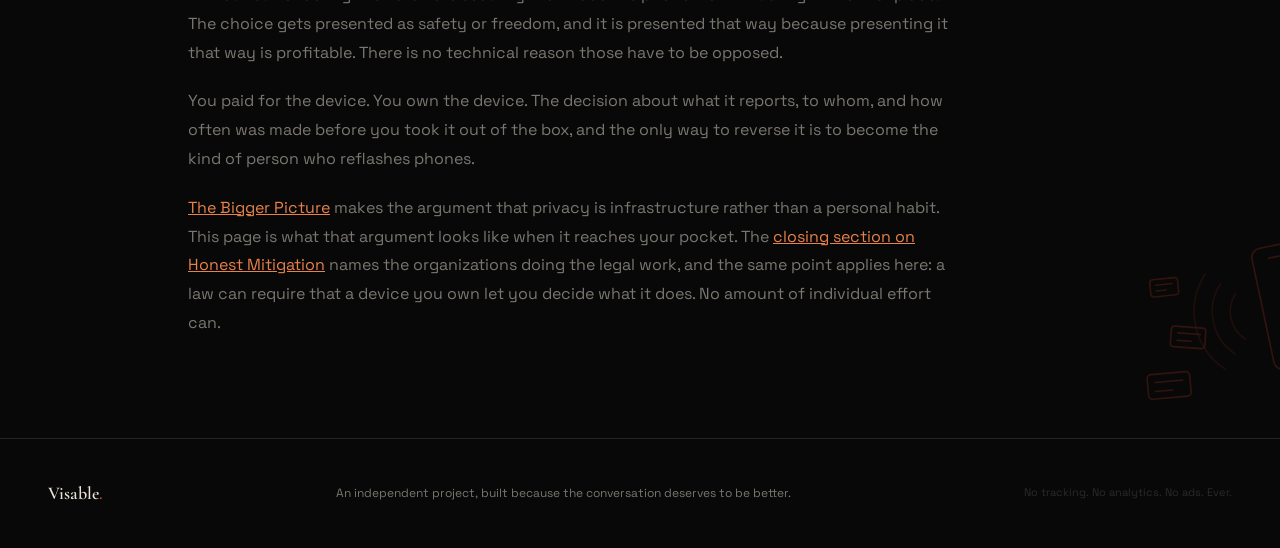
<file: graphene.html>
<!DOCTYPE html>
<html lang="en">
<head>
  <meta charset="UTF-8" />
  <meta name="viewport" content="width=device-width, initial-scale=1.0" />
  <title>Your Phone: The Device That Undoes Everything Else | Visable</title>
  <meta property="og:title" content="Your Phone: The Device That Undoes Everything Else | Visable">
  <meta property="og:description" content="A content blocker does nothing inside an app. Your phone carries a cross-app identifier, runs a Google services layer you cannot uninstall, and reports continuously. What GrapheneOS actually removes, what it costs, and who should not bother.">
  <meta property="og:image" content="/social-share.svg">
  <meta name="twitter:image" content="/social-share.svg">
  <meta property="og:type" content="website">
  <meta property="og:site_name" content="Visable">
  <meta name="twitter:card" content="summary_large_image">
  <meta name="twitter:title" content="Your Phone: The Device That Undoes Everything Else | Visable">
  <meta name="twitter:description" content="A content blocker does nothing inside an app. Your phone carries a cross-app identifier, runs a Google services layer you cannot uninstall, and reports continuously. What GrapheneOS actually removes, what it costs, and who should not bother.">
  <link rel="preconnect" href="https://fonts.googleapis.com">
  <link href="https://fonts.googleapis.com/css2?family=Cormorant+Garamond:ital,wght@0,400;0,600;0,700;1,400;1,600&family=Space+Grotesk:wght@300;400;500;600&display=swap" rel="stylesheet">
  <link rel="stylesheet" href="style.css">
  <link rel="icon" href="favicon.svg" type="image/svg+xml">
</head>
<body>
  <canvas id="binary-canvas" class="binary-canvas" aria-hidden="true"></canvas>

<!-- NAV -->
<nav id="nav">
  <a href="index.html" class="nav-logo">Visable<span>.</span></a>
  <button class="hamburger" id="hamburger" aria-label="Toggle menu">
    <span></span>
    <span></span>
    <span></span>
  </button>
  <ul id="nav-menu">
    <li><a href="tracker.html">Corporate Dossier</a></li>
    <li><a href="pe-tracker.html">PE Ownership</a></li>
    <li class="nav-group">
      <button type="button" class="nav-group-btn active" aria-expanded="false" aria-controls="nav-deep-dives" aria-haspopup="true">Deep Dives<span class="nav-group-caret" aria-hidden="true">&#9662;</span></button>
      <ul class="nav-submenu" id="nav-deep-dives">
        <li><a href="flock.html">Flock Cameras</a></li>
        <li><a href="graphene.html" class="active">Your Phone</a></li>
        <li><a href="cars.html">Your Car</a></li>
        <li><a href="tv.html">Your TV</a></li>
        <li><a href="palantir.html">Palantir</a></li>
        <li><a href="fog.html">Fog Data Science</a></li>
        <li><a href="age-verification.html">Your ID</a></li>
      </ul>
    </li>
    <li class="nav-group">
      <button type="button" class="nav-group-btn" aria-expanded="false" aria-controls="nav-why-how" aria-haspopup="true">Why &amp; How<span class="nav-group-caret" aria-hidden="true">&#9662;</span></button>
      <ul class="nav-submenu" id="nav-why-how">
        <li><a href="why-this-exists.html">Why This Exists</a></li>
        <li><a href="common-ground.html">Common Ground</a></li>
        <li><a href="enshittification.html">Enshittification</a></li>
        <li><a href="contribute.html">Contribute</a></li>
        <li><a href="donate.html">Donate</a></li>
      </ul>
    </li>
    <li><a href="index.html#tools" class="nav-cta">Honest Mitigation</a></li>
  </ul>
</nav>

<main class="graphene-main">
  <div class="graphene-sig-layer" aria-hidden="true">
    <div class="graphene-sig-scene side-right sig-scene-1">
      <svg viewBox="0 0 280 250" fill="none">
        <g stroke="currentColor" stroke-width="2" stroke-linecap="round" stroke-linejoin="round">
          <g transform="rotate(-12 205 122)">
            <rect x="186" y="46" width="76" height="150" rx="11" />
            <path d="M206 60h36" />
            <path d="M209 184h30" />
            <g opacity=".55">
              <path d="M157.7 93.7A40 40 0 0 0 157.7 150.3" />
              <path d="M142.2 78.2A62 62 0 0 0 142.2 165.8" />
              <path d="M126.6 62.6A84 84 0 0 0 126.6 181.4" />
            </g>
          </g>
          <g class="sig-packet sig-packet-1">
            <g transform="rotate(-6 66 97)">
              <rect x="49" y="86" width="34" height="21" rx="4" />
              <path d="M56 93h20M56 100h12" />
            </g>
          </g>
          <g class="sig-packet sig-packet-2">
            <g transform="rotate(4 95 158)">
              <rect x="74" y="145" width="42" height="25" rx="4" />
              <path d="M82 153h28M82 162h17" />
            </g>
          </g>
          <g class="sig-packet sig-packet-3">
            <g transform="rotate(-5 72 216)">
              <rect x="46" y="201" width="52" height="30" rx="5" />
              <path d="M55 211h34M55 222h21" />
            </g>
          </g>
        </g>
      </svg>
    </div>
    <div class="graphene-sig-scene side-left sig-scene-2">
      <svg viewBox="0 0 280 250" fill="none">
        <g stroke="currentColor" stroke-width="2" stroke-linecap="round" stroke-linejoin="round">
          <g transform="rotate(-12 205 122)">
            <rect x="186" y="46" width="76" height="150" rx="11" />
            <path d="M206 60h36" />
            <path d="M209 184h30" />
            <g opacity=".55">
              <path d="M157.7 93.7A40 40 0 0 0 157.7 150.3" />
              <path d="M142.2 78.2A62 62 0 0 0 142.2 165.8" />
              <path d="M126.6 62.6A84 84 0 0 0 126.6 181.4" />
            </g>
          </g>
          <g class="sig-packet sig-packet-1">
            <g transform="rotate(-6 66 97)">
              <rect x="49" y="86" width="34" height="21" rx="4" />
              <path d="M56 93h20M56 100h12" />
            </g>
          </g>
          <g class="sig-packet sig-packet-2">
            <g transform="rotate(4 95 158)">
              <rect x="74" y="145" width="42" height="25" rx="4" />
              <path d="M82 153h28M82 162h17" />
            </g>
          </g>
          <g class="sig-packet sig-packet-3">
            <g transform="rotate(-5 72 216)">
              <rect x="46" y="201" width="52" height="30" rx="5" />
              <path d="M55 211h34M55 222h21" />
            </g>
          </g>
        </g>
      </svg>
    </div>
    <div class="graphene-sig-scene side-right sig-scene-3">
      <svg viewBox="0 0 280 250" fill="none">
        <g stroke="currentColor" stroke-width="2" stroke-linecap="round" stroke-linejoin="round">
          <g transform="rotate(-12 205 122)">
            <rect x="186" y="46" width="76" height="150" rx="11" />
            <path d="M206 60h36" />
            <path d="M209 184h30" />
            <g opacity=".55">
              <path d="M157.7 93.7A40 40 0 0 0 157.7 150.3" />
              <path d="M142.2 78.2A62 62 0 0 0 142.2 165.8" />
              <path d="M126.6 62.6A84 84 0 0 0 126.6 181.4" />
            </g>
          </g>
          <g class="sig-packet sig-packet-1">
            <g transform="rotate(-6 66 97)">
              <rect x="49" y="86" width="34" height="21" rx="4" />
              <path d="M56 93h20M56 100h12" />
            </g>
          </g>
          <g class="sig-packet sig-packet-2">
            <g transform="rotate(4 95 158)">
              <rect x="74" y="145" width="42" height="25" rx="4" />
              <path d="M82 153h28M82 162h17" />
            </g>
          </g>
          <g class="sig-packet sig-packet-3">
            <g transform="rotate(-5 72 216)">
              <rect x="46" y="201" width="52" height="30" rx="5" />
              <path d="M55 211h34M55 222h21" />
            </g>
          </g>
        </g>
      </svg>
    </div>
    <div class="graphene-sig-scene side-left sig-scene-4">
      <svg viewBox="0 0 280 250" fill="none">
        <g stroke="currentColor" stroke-width="2" stroke-linecap="round" stroke-linejoin="round">
          <g transform="rotate(-12 205 122)">
            <rect x="186" y="46" width="76" height="150" rx="11" />
            <path d="M206 60h36" />
            <path d="M209 184h30" />
            <g opacity=".55">
              <path d="M157.7 93.7A40 40 0 0 0 157.7 150.3" />
              <path d="M142.2 78.2A62 62 0 0 0 142.2 165.8" />
              <path d="M126.6 62.6A84 84 0 0 0 126.6 181.4" />
            </g>
          </g>
          <g class="sig-packet sig-packet-1">
            <g transform="rotate(-6 66 97)">
              <rect x="49" y="86" width="34" height="21" rx="4" />
              <path d="M56 93h20M56 100h12" />
            </g>
          </g>
          <g class="sig-packet sig-packet-2">
            <g transform="rotate(4 95 158)">
              <rect x="74" y="145" width="42" height="25" rx="4" />
              <path d="M82 153h28M82 162h17" />
            </g>
          </g>
          <g class="sig-packet sig-packet-3">
            <g transform="rotate(-5 72 216)">
              <rect x="46" y="201" width="52" height="30" rx="5" />
              <path d="M55 211h34M55 222h21" />
            </g>
          </g>
        </g>
      </svg>
    </div>
    <div class="graphene-sig-scene side-right sig-scene-5">
      <svg viewBox="0 0 280 250" fill="none">
        <g stroke="currentColor" stroke-width="2" stroke-linecap="round" stroke-linejoin="round">
          <g transform="rotate(-12 205 122)">
            <rect x="186" y="46" width="76" height="150" rx="11" />
            <path d="M206 60h36" />
            <path d="M209 184h30" />
            <g opacity=".55">
              <path d="M157.7 93.7A40 40 0 0 0 157.7 150.3" />
              <path d="M142.2 78.2A62 62 0 0 0 142.2 165.8" />
              <path d="M126.6 62.6A84 84 0 0 0 126.6 181.4" />
            </g>
          </g>
          <g class="sig-packet sig-packet-1">
            <g transform="rotate(-6 66 97)">
              <rect x="49" y="86" width="34" height="21" rx="4" />
              <path d="M56 93h20M56 100h12" />
            </g>
          </g>
          <g class="sig-packet sig-packet-2">
            <g transform="rotate(4 95 158)">
              <rect x="74" y="145" width="42" height="25" rx="4" />
              <path d="M82 153h28M82 162h17" />
            </g>
          </g>
          <g class="sig-packet sig-packet-3">
            <g transform="rotate(-5 72 216)">
              <rect x="46" y="201" width="52" height="30" rx="5" />
              <path d="M55 211h34M55 222h21" />
            </g>
          </g>
        </g>
      </svg>
    </div>
  </div>

  <!-- HEADER -->
  <div class="dossier-header">
    <div class="section-label">Your Phone</div>
    <h1>The device that undoes<br /><em>everything else.</em></h1>
    <p class="dossier-sub">
      Every mitigation on this site is a browser mitigation. Your phone is not a browser. It carries an identifier handed to every app you install, runs a Google services layer you cannot uninstall, and reports position continuously, all underneath a layer no content blocker reaches. There is one real answer to that, and it costs a phone.
    </p>
  </div>

  <div class="flock-body">

    <!-- a) WHAT THE PHONE DOES -->
    <section class="flock-block" aria-labelledby="signal-h">
      <h2 id="signal-h">What your phone does that a browser cannot</h2>
      <p>The <a href="index.html#tools">Honest Mitigation</a> section on the home page is blunt about uBlock Origin: it stops "nothing at all inside a phone app." That single line is a hole under the whole page. Most people spend most of their screen time in apps, and almost every tool recommended for the desktop stops at the edge of the browser.</p>
      <p>Four things happen on a phone that have no browser equivalent.</p>
      <ul class="flock-list">
        <li><strong>A cross-app identifier.</strong> Google Play services issues an advertising ID and hands the same one to every app on the device. Two companies that have never met can compare notes and find the same person, because they were both given the same number.</li>
        <li><strong>A privileged services layer.</strong> Google Play services is not an app you can uninstall. It is a system component with system-level access, and it sits underneath the apps, the permissions screen, and any tool you might install to watch it.</li>
        <li><strong>Continuous position.</strong> Android keeps separate wifi and Bluetooth scanning switches, on by default, which allow scanning to improve location accuracy even when you have turned location off. Turning off the obvious switch does not turn off the others.</li>
        <li><strong>Code you did not choose.</strong> An app is rarely one company's software. Analytics and advertising kits ship inside it and collect on their own vendors' behalf. Deleting an app you dislike does not remove that vendor from your phone, because the same kit is inside the other apps you kept.</li>
      </ul>
      <p class="flock-vendors">None of this is a jailbreak or a hack. It is the operating system working exactly as designed, by a company whose revenue is advertising.</p>
      <div class="graphene-divider-sig sig-right" aria-hidden="true">
        <svg viewBox="0 0 56 52" fill="none">
          <g stroke="currentColor" stroke-width="1.5" stroke-linecap="round" stroke-linejoin="round">
            <g transform="rotate(-12 44 25)">
              <rect x="36" y="8" width="16" height="34" rx="3.5" />
              <path d="M40 12h8" />
              <path d="M41 38h6" />
              <g opacity=".55">
                <path d="M29.6 18.6A9 9 0 0 0 29.6 31.4" />
                <path d="M25.4 14.4A15 15 0 0 0 25.4 35.6" />
              </g>
            </g>
            <g transform="rotate(-5 12.5 34)">
              <rect x="6" y="30" width="13" height="8" rx="2" />
            </g>
          </g>
        </svg>
      </div>
    </section>

    <!-- b) WHY THE AD TRACKING TOGGLE FAILS -->
    <section class="flock-block" aria-labelledby="myth-h">
      <h2 id="myth-h">Why "I turned off ad tracking" fails</h2>
      <div class="myth-card">
        <div class="myth-quote">"I turned off ad personalization, so I'm not being tracked."</div>
        <div class="myth-reframe-label">The Truth</div>
        <p>That toggle does more than most people assume, and much less than "not being tracked" implies. Both halves are true.</p>
        <p>It genuinely works, as far as it goes. Since Android 12, deleting your advertising ID does not just flag you as opted out. Google's own developer documentation states that "any attempts to access the identifier will receive a string of zeros instead of the identifier." The number is gone, not merely disapproved of. That part is real and worth doing.</p>
        <p>Then Google shipped a replacement. Alongside the change, Play introduced the App Set ID, described as a way to "correlate usage or actions across a set of apps owned by the same organization" for analytics and fraud prevention, specifically for the case where the advertising ID has been zeroed out. You removed one identifier and the platform handed you another, scoped more narrowly, for the uses it decided were legitimate.</p>
        <p>And that toggle only ever touched the one number. Play services still runs privileged. The advertising kits inside your apps still generate their own identifiers. Location still works. The operating system still reports. You changed a setting inside the system that is doing the collecting, which is the entire reason the setting was available to you.</p>
      </div>
      <p>This is why the answer is not further down the settings screen. Everything reachable from a settings screen is a request. The thing you actually want is a different arrangement of the device.</p>
      <div class="hm-action-links">
        <a class="ext-link" href="https://support.google.com/googleplay/android-developer/answer/6048248" target="_blank" rel="noopener noreferrer">Google's advertising ID documentation<span class="ext-ind" aria-hidden="true">↗</span><span class="visually-hidden"> (opens in a new tab)</span></a>
      </div>
      <div class="graphene-divider-sig sig-left" aria-hidden="true">
        <svg viewBox="0 0 56 52" fill="none">
          <g stroke="currentColor" stroke-width="1.5" stroke-linecap="round" stroke-linejoin="round">
            <g transform="rotate(-12 44 25)">
              <rect x="36" y="8" width="16" height="34" rx="3.5" />
              <path d="M40 12h8" />
              <path d="M41 38h6" />
              <g opacity=".55">
                <path d="M29.6 18.6A9 9 0 0 0 29.6 31.4" />
                <path d="M25.4 14.4A15 15 0 0 0 25.4 35.6" />
              </g>
            </g>
            <g transform="rotate(-5 12.5 34)">
              <rect x="6" y="30" width="13" height="8" rx="2" />
            </g>
          </g>
        </svg>
      </div>
    </section>

    <!-- c) WHAT GRAPHENEOS REMOVES -->
    <section class="flock-block" aria-labelledby="graphene-h">
      <h2 id="graphene-h">What GrapheneOS actually removes</h2>
      <p>GrapheneOS is an open source Android built on the Android Open Source Project, the same public codebase every Android phone starts from. What it leaves out is the part that is not public. In the project's own words, it "doesn't include or use Google apps and services by default."</p>
      <p>The important part is what happens when you want them anyway.</p>
      <ul class="flock-list">
        <li><strong>Sandboxed Google Play.</strong> You can install the official Google Play releases, but they run in the ordinary app sandbox with, the project states, "absolutely no special access or privileges." Apps that need Play still work. Play is now a regular app you can confine, revoke, and put in a separate profile, rather than the floor the whole system stands on. This is the single most important difference, and it is the reason this is not an abstinence tool.</li>
        <li><strong>A Network permission.</strong> Per app, on or off, blocking "both direct and indirect access to any of the available networks." A calculator that wants the internet can simply be told no, which is not a choice stock Android offers you.</li>
        <li><strong>A Sensors permission.</strong> Android has no permission covering the accelerometer, gyroscope, compass, or barometer, so any app can read them. GrapheneOS adds a toggle and feeds refused apps "zeroed data" rather than breaking them.</li>
        <li><strong>Storage Scopes and Contact Scopes.</strong> An app demands all your files or all your contacts. The system tells it yes, then shows it only the ones you picked. The app believes it was granted everything and stops nagging.</li>
        <li><strong>A hardened memory allocator</strong>, which is a security improvement rather than a privacy one, aimed at the most common class of exploitable bug.</li>
      </ul>
      <p>Every other item on this site reduces how much someone takes. This is the only one that removes a party from the arrangement.</p>
      <div class="graphene-divider-sig sig-right" aria-hidden="true">
        <svg viewBox="0 0 56 52" fill="none">
          <g stroke="currentColor" stroke-width="1.5" stroke-linecap="round" stroke-linejoin="round">
            <g transform="rotate(-12 44 25)">
              <rect x="36" y="8" width="16" height="34" rx="3.5" />
              <path d="M40 12h8" />
              <path d="M41 38h6" />
              <g opacity=".55">
                <path d="M29.6 18.6A9 9 0 0 0 29.6 31.4" />
                <path d="M25.4 14.4A15 15 0 0 0 25.4 35.6" />
              </g>
            </g>
            <g transform="rotate(-5 12.5 34)">
              <rect x="6" y="30" width="13" height="8" rx="2" />
            </g>
          </g>
        </svg>
      </div>
    </section>

    <!-- d) WHAT IT COSTS -->
    <section class="flock-block" aria-labelledby="cost-h">
      <h2 id="cost-h">What it costs you</h2>
      <p>The ledger, in the same form the home page uses for everything else, because this page is not going to grade itself on a different curve.</p>
      <dl class="hm-facts">
        <div><dt>Stops</dt><dd>Google operating as a privileged party on your own device. The system-issued cross-app identifier. Network and sensor access by apps that never needed it.</dd></div>
        <div><dt>Doesn't stop</dt><dd>Your carrier, which still records which tower your phone is talking to and when. Anything you hand over by signing in, because a Google account on GrapheneOS is still a Google account. Anything already collected about you. Any app you install and feed.</dd></div>
        <div><dt>Time</dt><dd>An hour or two for the install, most of it waiting. Plus the price of a supported phone, which is the real cost.</dd></div>
        <div><dt>One-time?</dt><dd><strong>Setup is.</strong> Living with it is not. You will meet an app that refuses to run, and you will have to decide what to do about it.</dd></div>
      </dl>

      <h3>The things that break</h3>
      <p><strong>You need a Pixel</strong>, currently the 6th generation and newer. That is a hardware requirement, not brand preference: GrapheneOS needs a device that allows an alternate operating system <em>without</em> giving up its hardware security, ships complete monthly security patches without long delays, and provides hardware memory tagging. Almost no other manufacturer permits all three. Check the official list rather than trusting this sentence, because it changes.</p>
      <p><strong>The bootloader has to be locked again afterwards.</strong> The project treats an unlocked bootloader as an incomplete installation and does not support it. This happens during setup and wipes the device, which is fine on a phone you are setting up anyway.</p>
      <p><strong>Some apps refuse to run.</strong> One mechanism explains all of them. GrapheneOS passes Google's <code>basicIntegrity</code> check but is not certified by Google, so it fails the <code>ctsProfileMatch</code> check. Apps that demand certification rather than actual integrity will reject it. Banking apps are the usual example, and contactless payment depends on the same certification. Which specific apps care changes constantly, so check a current compatibility list before you buy anything.</p>
      <p><strong>Android Auto works, with effort.</strong> It runs through sandboxed Google Play, installed from the GrapheneOS App Store, in a separate user or work profile, with permissions granted by hand. It is supported. It is not automatic.</p>
      <div class="hm-note">
        <div class="hm-note-label">The honest version</div>
        <p><strong>You are trading convenience for a change in who your device answers to.</strong> That is a real trade with a real price, and the price is paid in small amounts, repeatedly, for as long as you own the phone.</p>
        <p>If that sentence sounds fine to you, this is a good tool. If it sounds like a chore you will resent in three weeks, the three actions on the home page will do more for you than a phone you end up fighting.</p>
      </div>
      <div class="graphene-divider-sig sig-left" aria-hidden="true">
        <svg viewBox="0 0 56 52" fill="none">
          <g stroke="currentColor" stroke-width="1.5" stroke-linecap="round" stroke-linejoin="round">
            <g transform="rotate(-12 44 25)">
              <rect x="36" y="8" width="16" height="34" rx="3.5" />
              <path d="M40 12h8" />
              <path d="M41 38h6" />
              <g opacity=".55">
                <path d="M29.6 18.6A9 9 0 0 0 29.6 31.4" />
                <path d="M25.4 14.4A15 15 0 0 0 25.4 35.6" />
              </g>
            </g>
            <g transform="rotate(-5 12.5 34)">
              <rect x="6" y="30" width="13" height="8" rx="2" />
            </g>
          </g>
        </svg>
      </div>
    </section>

    <!-- e) IPHONE -->
    <section class="flock-block" aria-labelledby="iphone-h">
      <h2 id="iphone-h">If you are on an iPhone</h2>
      <p>GrapheneOS does not run on an iPhone and never will, because Apple does not permit alternate operating systems at all. So if you are holding one, everything above is advice you cannot take. Telling you to buy a different phone or stop reading would be exactly the abstinence-only move this site exists to avoid.</p>
      <p>Where the iPhone beats stock Android: App Tracking Transparency requires apps to ask before tracking you across other companies' apps and sites, and the ask is a real prompt with a real refusal. More structurally, there is no privileged, un-uninstallable services layer belonging to an advertising company, because Apple's money comes from selling hardware. That shows up in the defaults, and defaults are most of what happens to most people.</p>
      <p>Where it falls short of GrapheneOS: you cannot remove Apple. The system is closed, so you cannot audit the claim, only accept it. You cannot install anything else. And iCloud is on by default, so a copy of a great deal of your life sits on Apple's servers in a form Apple can read unless you change that yourself.</p>
      <p>So change that yourself. Advanced Data Protection extends end-to-end encryption to most iCloud categories, including device backups and photos, which is the difference between Apple declining to hand your data over and Apple being unable to. Mail, Contacts, and Calendar stay outside it for interoperability reasons. Lockdown Mode is a different tool for a different problem: turn it on only if you have specific reason to think a well-resourced adversary is targeting you personally, because it breaks ordinary functionality on purpose.</p>
      <div class="hm-note">
        <div class="hm-note-label">Why this is not equivalent</div>
        <p>Everything above is a settings change. Ten minutes, no hardware, nothing to install. That is what makes it cheap, and also what keeps it short of the real thing.</p>
        <p><strong>A setting is a request, and requests can be withdrawn.</strong> In February 2025 the UK government demanded access to encrypted user data. Rather than build a way in, Apple stopped offering Advanced Data Protection in the United Kingdom entirely. Existing users were told they would eventually have to turn it off. The feature protects users in most of the world and is simply unavailable to an entire country, because a government asked and the answer was not the user's to give.</p>
      </div>
      <div class="hm-action-links">
        <a class="ext-link" href="https://support.apple.com/en-us/102651" target="_blank" rel="noopener noreferrer">Apple: iCloud data security and Advanced Data Protection<span class="ext-ind" aria-hidden="true">↗</span><span class="visually-hidden"> (opens in a new tab)</span></a>
        <a class="ext-link secondary" href="https://support.apple.com/en-gb/122234" target="_blank" rel="noopener noreferrer">Apple's UK notice<span class="ext-ind" aria-hidden="true">↗</span><span class="visually-hidden"> (opens in a new tab)</span></a>
      </div>
      <div class="graphene-divider-sig sig-right" aria-hidden="true">
        <svg viewBox="0 0 56 52" fill="none">
          <g stroke="currentColor" stroke-width="1.5" stroke-linecap="round" stroke-linejoin="round">
            <g transform="rotate(-12 44 25)">
              <rect x="36" y="8" width="16" height="34" rx="3.5" />
              <path d="M40 12h8" />
              <path d="M41 38h6" />
              <g opacity=".55">
                <path d="M29.6 18.6A9 9 0 0 0 29.6 31.4" />
                <path d="M25.4 14.4A15 15 0 0 0 25.4 35.6" />
              </g>
            </g>
            <g transform="rotate(-5 12.5 34)">
              <rect x="6" y="30" width="13" height="8" rx="2" />
            </g>
          </g>
        </svg>
      </div>
    </section>

    <!-- f) WHO SHOULD NOT DO THIS -->
    <section class="flock-block" aria-labelledby="who-h">
      <h2 id="who-h">Who should not do this</h2>
      <p><strong>Most people reading this page.</strong> There is no false modesty in that. It is the same rule the rest of the site runs on: a tool adopted without a reason costs you every day and protects you against an adversary you do not have.</p>
      <p>If your honest answer to "what am I defending against" is that you dislike being advertised at, this is far too much machine for the job. The three actions on the home page take about an hour in total and cover most of the damage that realistically happens to people. Do those. They are not a consolation prize.</p>
      <p><strong>Reasons that do justify it.</strong> Your work makes you a target: a journalist protecting a source, an organizer, a lawyer carrying client material. You need a device that a specific person has never had physical access to. Or you have thought about the arrangement, object to it, and are willing to pay for the objection. That last one is legitimate and does not require a threat model.</p>
      <p><strong>Reasons to wait.</strong> You are not comfortable being your own tech support. You depend on an app that might not run and cannot afford to find out. You are treating it as step one, before a password manager and a credit freeze, which is the wrong order by a wide margin.</p>
      <p class="flock-caveat">And a hardened phone signed into the same Google account as everything else, running the same apps, is theater. The operating system changes who has privileged access. It does not change what you choose to hand over.</p>
      <div class="flock-cards">
        <div class="flock-card primary">
          <span class="flock-badge">Start here</span>
          <div class="flock-card-name">GrapheneOS</div>
          <p>The project itself. The features page is the honest technical description, not marketing, and it is short enough to read before deciding.</p>
          <div class="flock-card-links">
            <a class="ext-link" href="https://grapheneos.org" target="_blank" rel="noopener noreferrer">grapheneos.org<span class="ext-ind" aria-hidden="true">↗</span><span class="visually-hidden"> (opens in a new tab)</span></a>
            <a class="ext-link secondary" href="https://grapheneos.org/features" target="_blank" rel="noopener noreferrer">What it actually does<span class="ext-ind" aria-hidden="true">↗</span><span class="visually-hidden"> (opens in a new tab)</span></a>
          </div>
        </div>
        <div class="flock-card">
          <span class="flock-badge">Before you buy</span>
          <div class="flock-card-name">Supported devices</div>
          <p>The current device list and the reasoning behind it. Check this rather than any secondhand summary, including this page, because it changes as devices come and go.</p>
          <div class="flock-card-links">
            <a class="ext-link" href="https://grapheneos.org/faq#supported-devices" target="_blank" rel="noopener noreferrer">Currently supported devices<span class="ext-ind" aria-hidden="true">↗</span><span class="visually-hidden"> (opens in a new tab)</span></a>
            <a class="ext-link secondary" href="https://grapheneos.org/faq#device-support" target="_blank" rel="noopener noreferrer">Why the list is short<span class="ext-ind" aria-hidden="true">↗</span><span class="visually-hidden"> (opens in a new tab)</span></a>
          </div>
        </div>
        <div class="flock-card">
          <span class="flock-badge">When you decide</span>
          <div class="flock-card-name">Official install</div>
          <p>The web installer runs in a browser and is the recommended route. Use the official instructions. Third party guides for this are frequently out of date in ways that matter.</p>
          <div class="flock-card-links">
            <a class="ext-link" href="https://grapheneos.org/install/web" target="_blank" rel="noopener noreferrer">Web installer<span class="ext-ind" aria-hidden="true">↗</span><span class="visually-hidden"> (opens in a new tab)</span></a>
            <a class="ext-link secondary" href="https://grapheneos.org/usage" target="_blank" rel="noopener noreferrer">App compatibility notes<span class="ext-ind" aria-hidden="true">↗</span><span class="visually-hidden"> (opens in a new tab)</span></a>
          </div>
        </div>
      </div>
      <div class="graphene-divider-sig sig-left" aria-hidden="true">
        <svg viewBox="0 0 56 52" fill="none">
          <g stroke="currentColor" stroke-width="1.5" stroke-linecap="round" stroke-linejoin="round">
            <g transform="rotate(-12 44 25)">
              <rect x="36" y="8" width="16" height="34" rx="3.5" />
              <path d="M40 12h8" />
              <path d="M41 38h6" />
              <g opacity=".55">
                <path d="M29.6 18.6A9 9 0 0 0 29.6 31.4" />
                <path d="M25.4 14.4A15 15 0 0 0 25.4 35.6" />
              </g>
            </g>
            <g transform="rotate(-5 12.5 34)">
              <rect x="6" y="30" width="13" height="8" rx="2" />
            </g>
          </g>
        </svg>
      </div>
    </section>

    <!-- g) CIVIC CLOSE -->
    <section class="flock-block" aria-labelledby="civic-h">
      <h2 id="civic-h">This is triage too</h2>
      <p>Read the remedy back to yourself. To stop your phone reporting on you, buy a particular brand of phone, erase the operating system it came with, install a different one written by volunteers, lock the bootloader, and accept that some apps will refuse to work. That is a real option and it genuinely works. It is also not an option most people can take, and calling it a personal choice hides why it had to exist.</p>
      <p><strong>Ask why the list of supported devices is so short.</strong> The short list has nothing to do with GrapheneOS lacking ambition. Nearly every manufacturer refuses to let you install another operating system without surrendering the hardware security that made the phone worth trusting in the first place. The choice gets presented as safety or freedom, and it is presented that way because presenting it that way is profitable. There is no technical reason those have to be opposed.</p>
      <p>You paid for the device. You own the device. The decision about what it reports, to whom, and how often was made before you took it out of the box, and the only way to reverse it is to become the kind of person who reflashes phones.</p>
      <p><a href="index.html#civic">The Bigger Picture</a> makes the argument that privacy is infrastructure rather than a personal habit. This page is what that argument looks like when it reaches your pocket. The <a href="index.html#tools">closing section on Honest Mitigation</a> names the organizations doing the legal work, and the same point applies here: a law can require that a device you own let you decide what it does. No amount of individual effort can.</p>
    </section>

  </div>
</main>

<footer class="site-footer">
  <div class="logo">Visable<span>.</span></div>
  <p>An independent project, built because the conversation deserves to be better.</p>
  <p style="color: #2a2a2a; font-size: 11px;">No tracking. No analytics. No ads. Ever.</p>
</footer>

<script src="binary-background.js"></script>
<script src="main.js"></script>
</body>
</html>
</file>
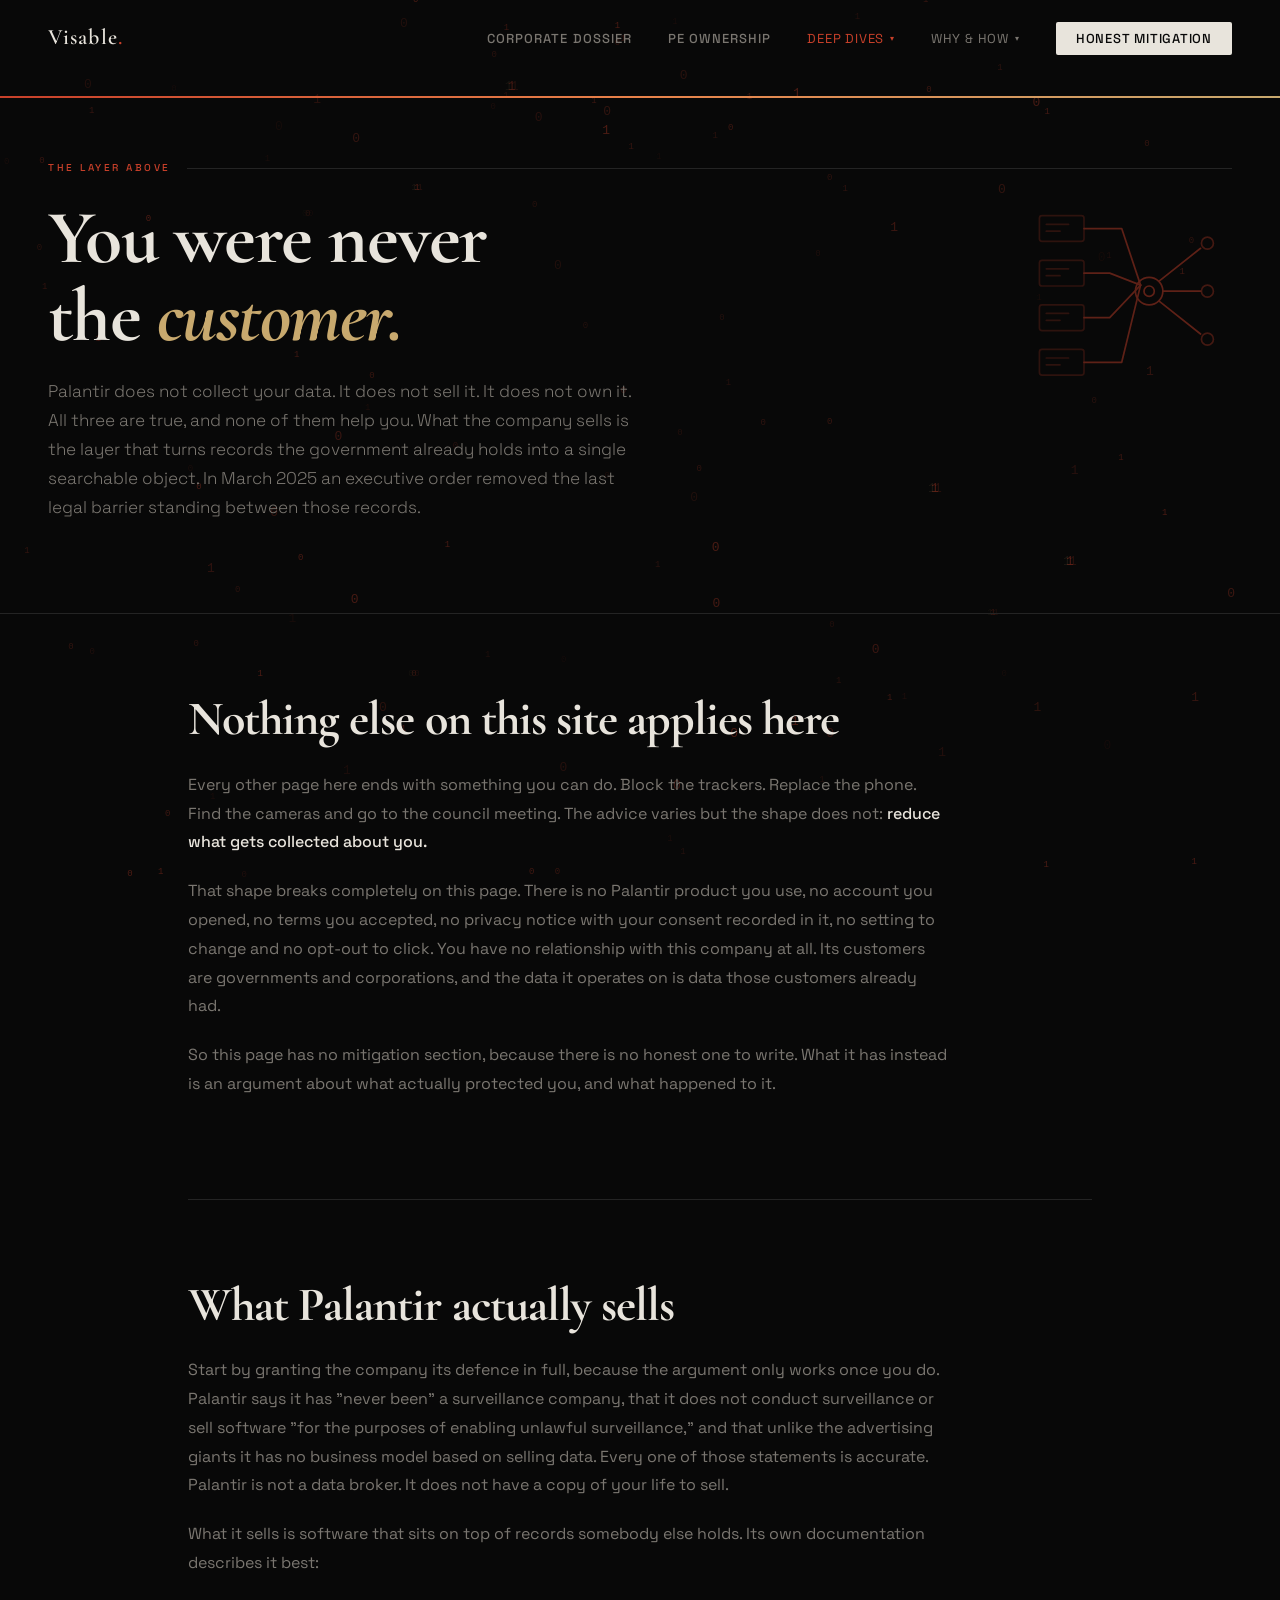
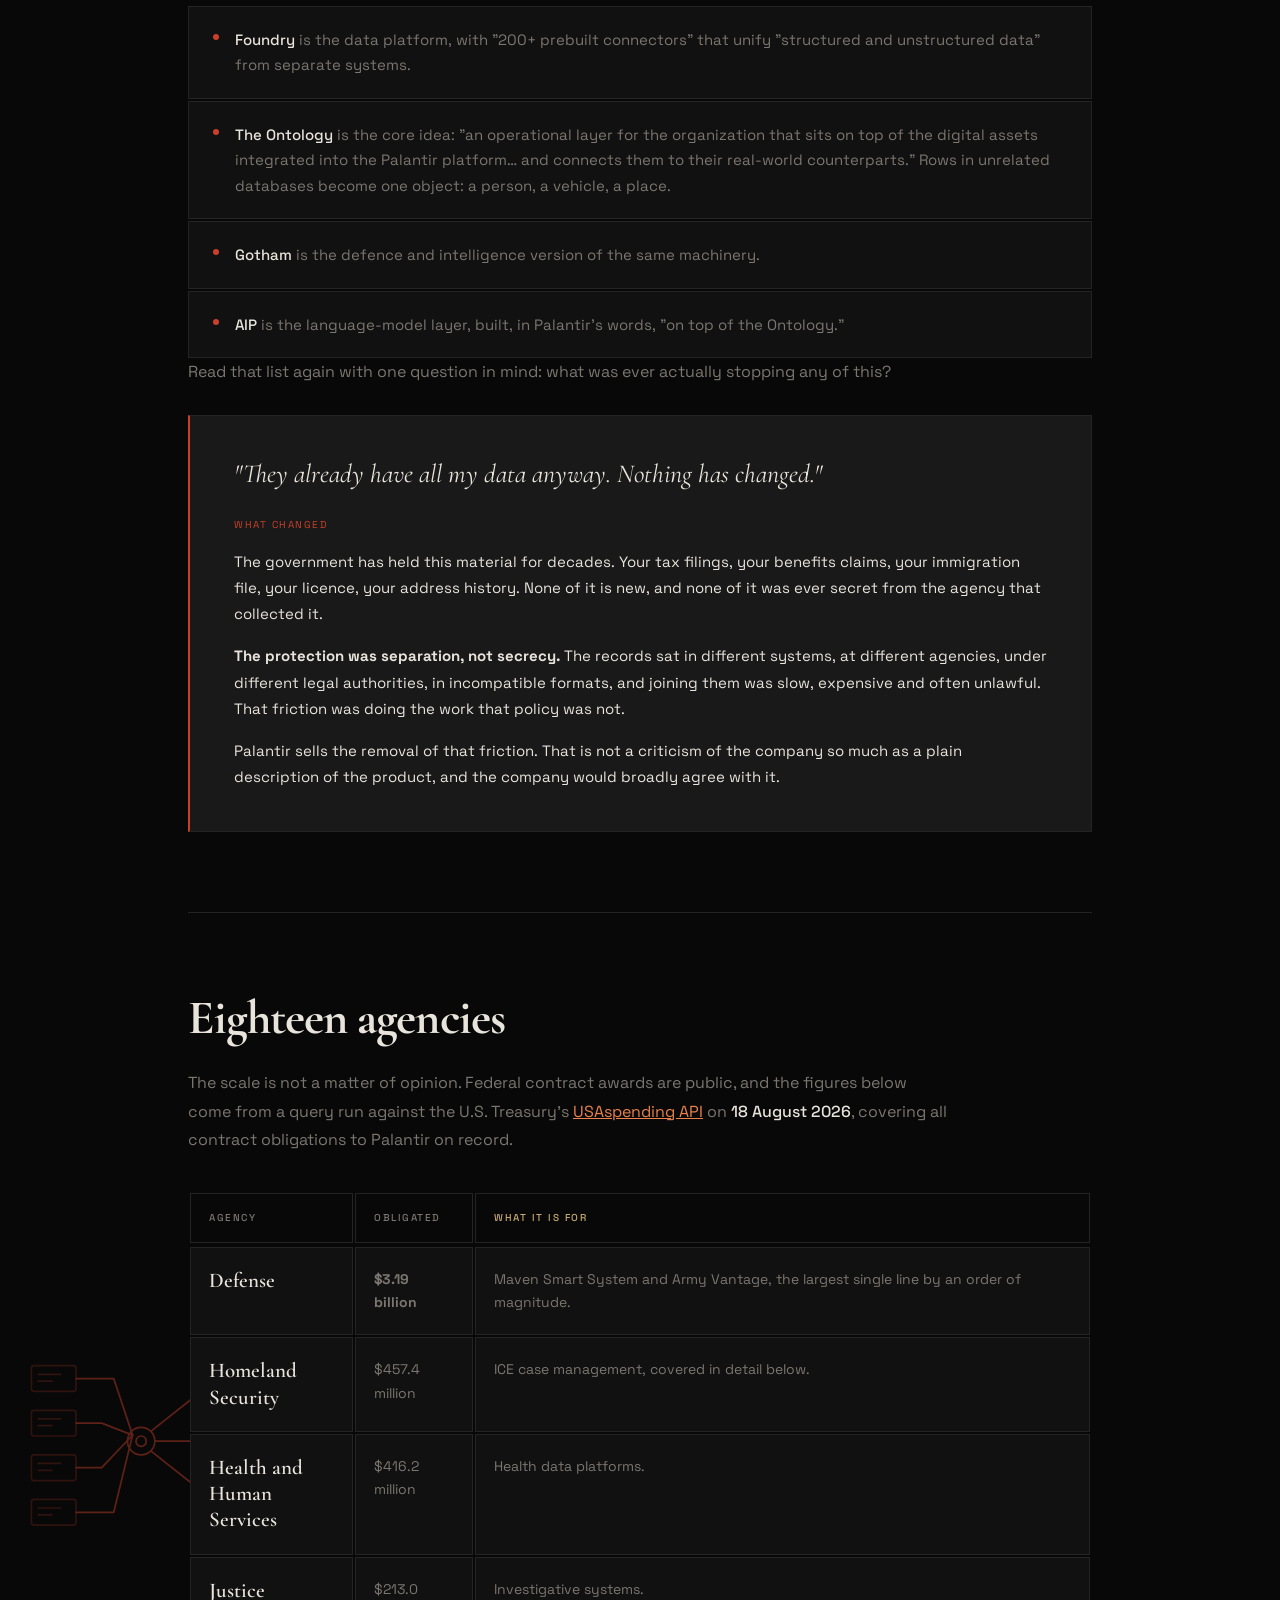
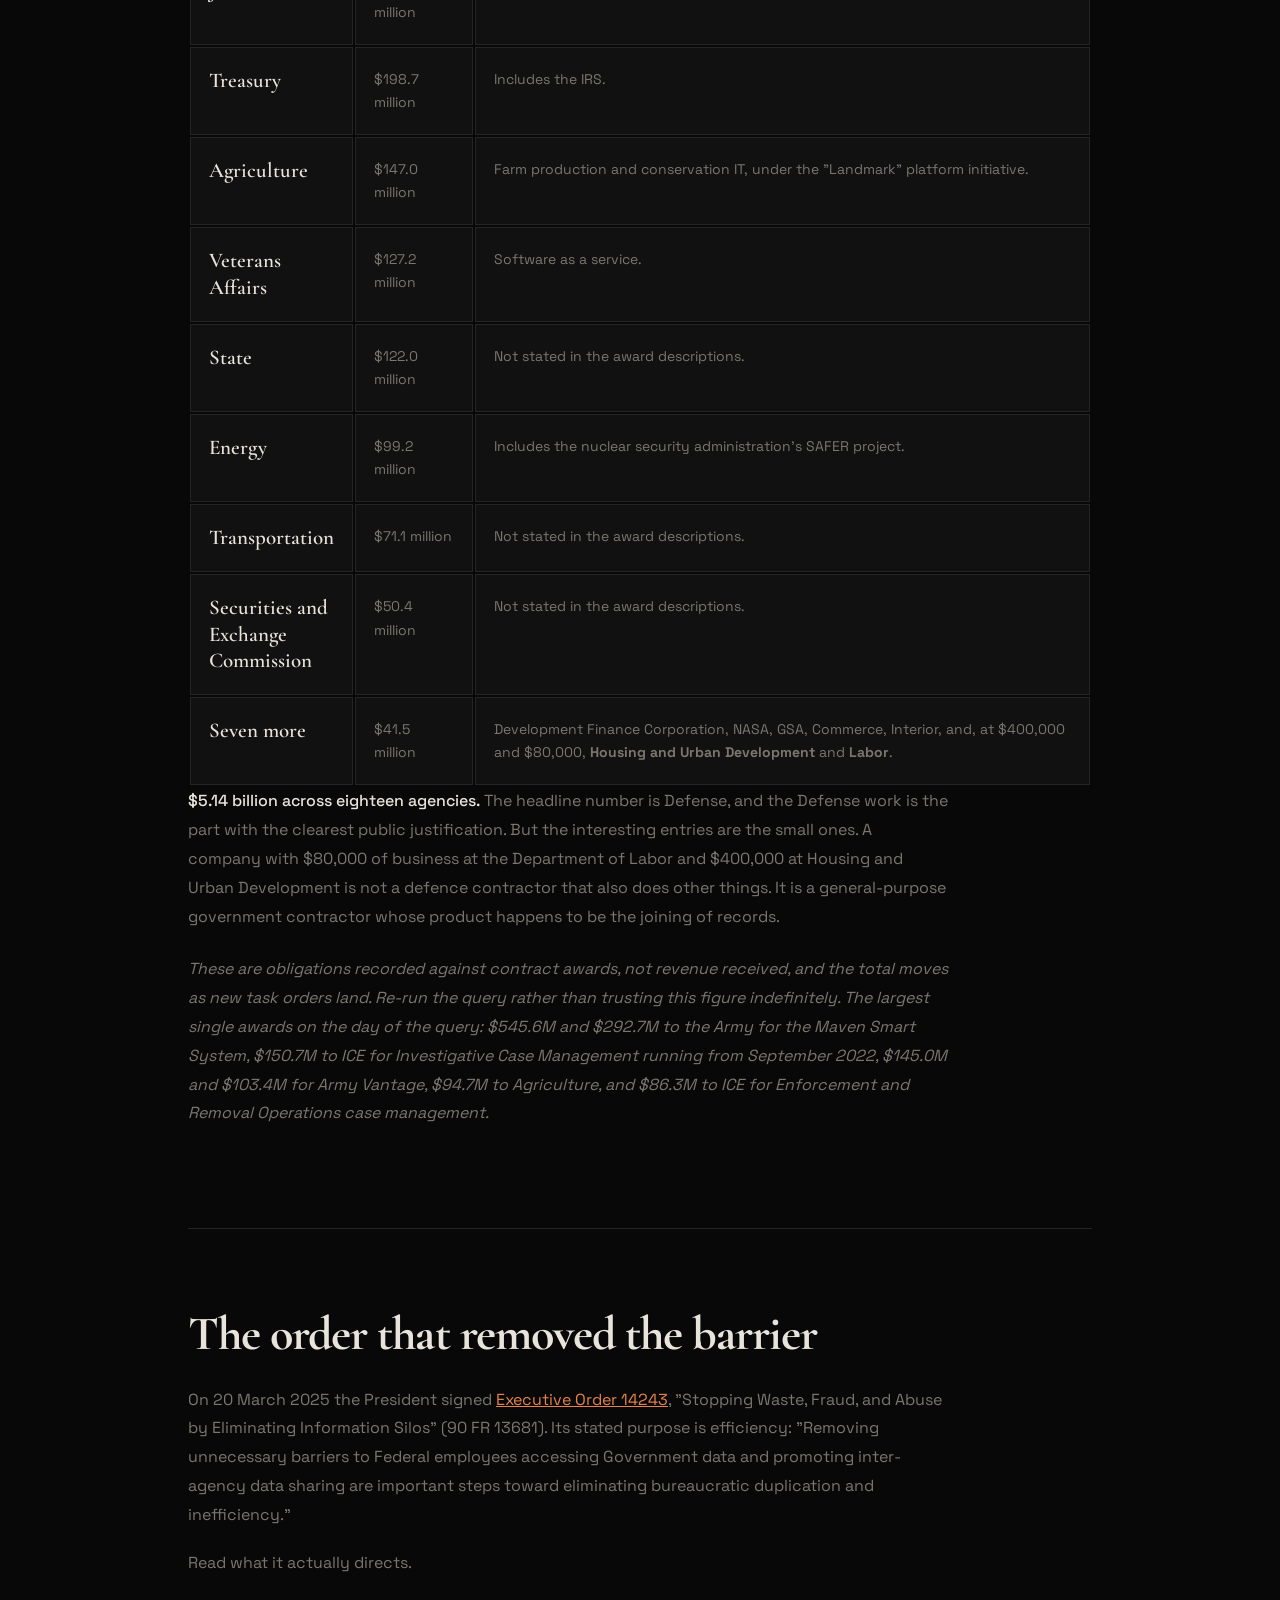
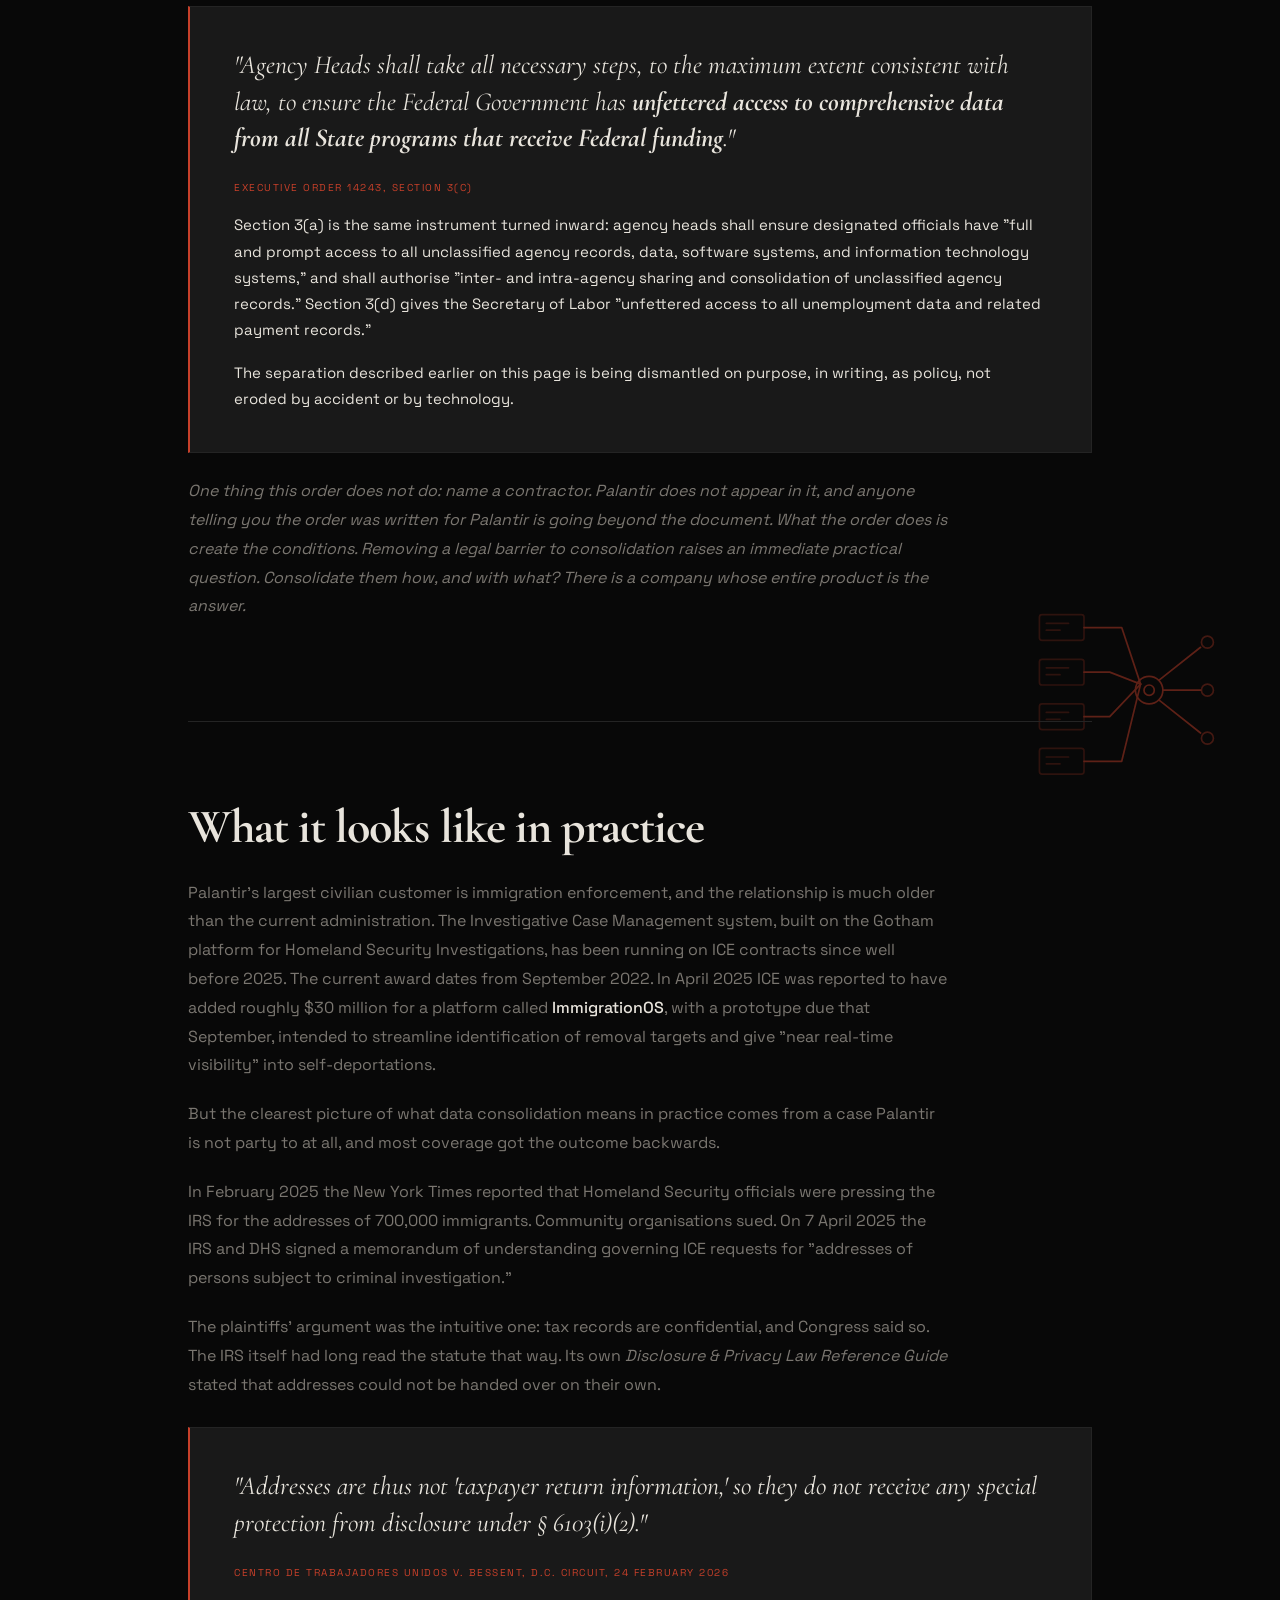
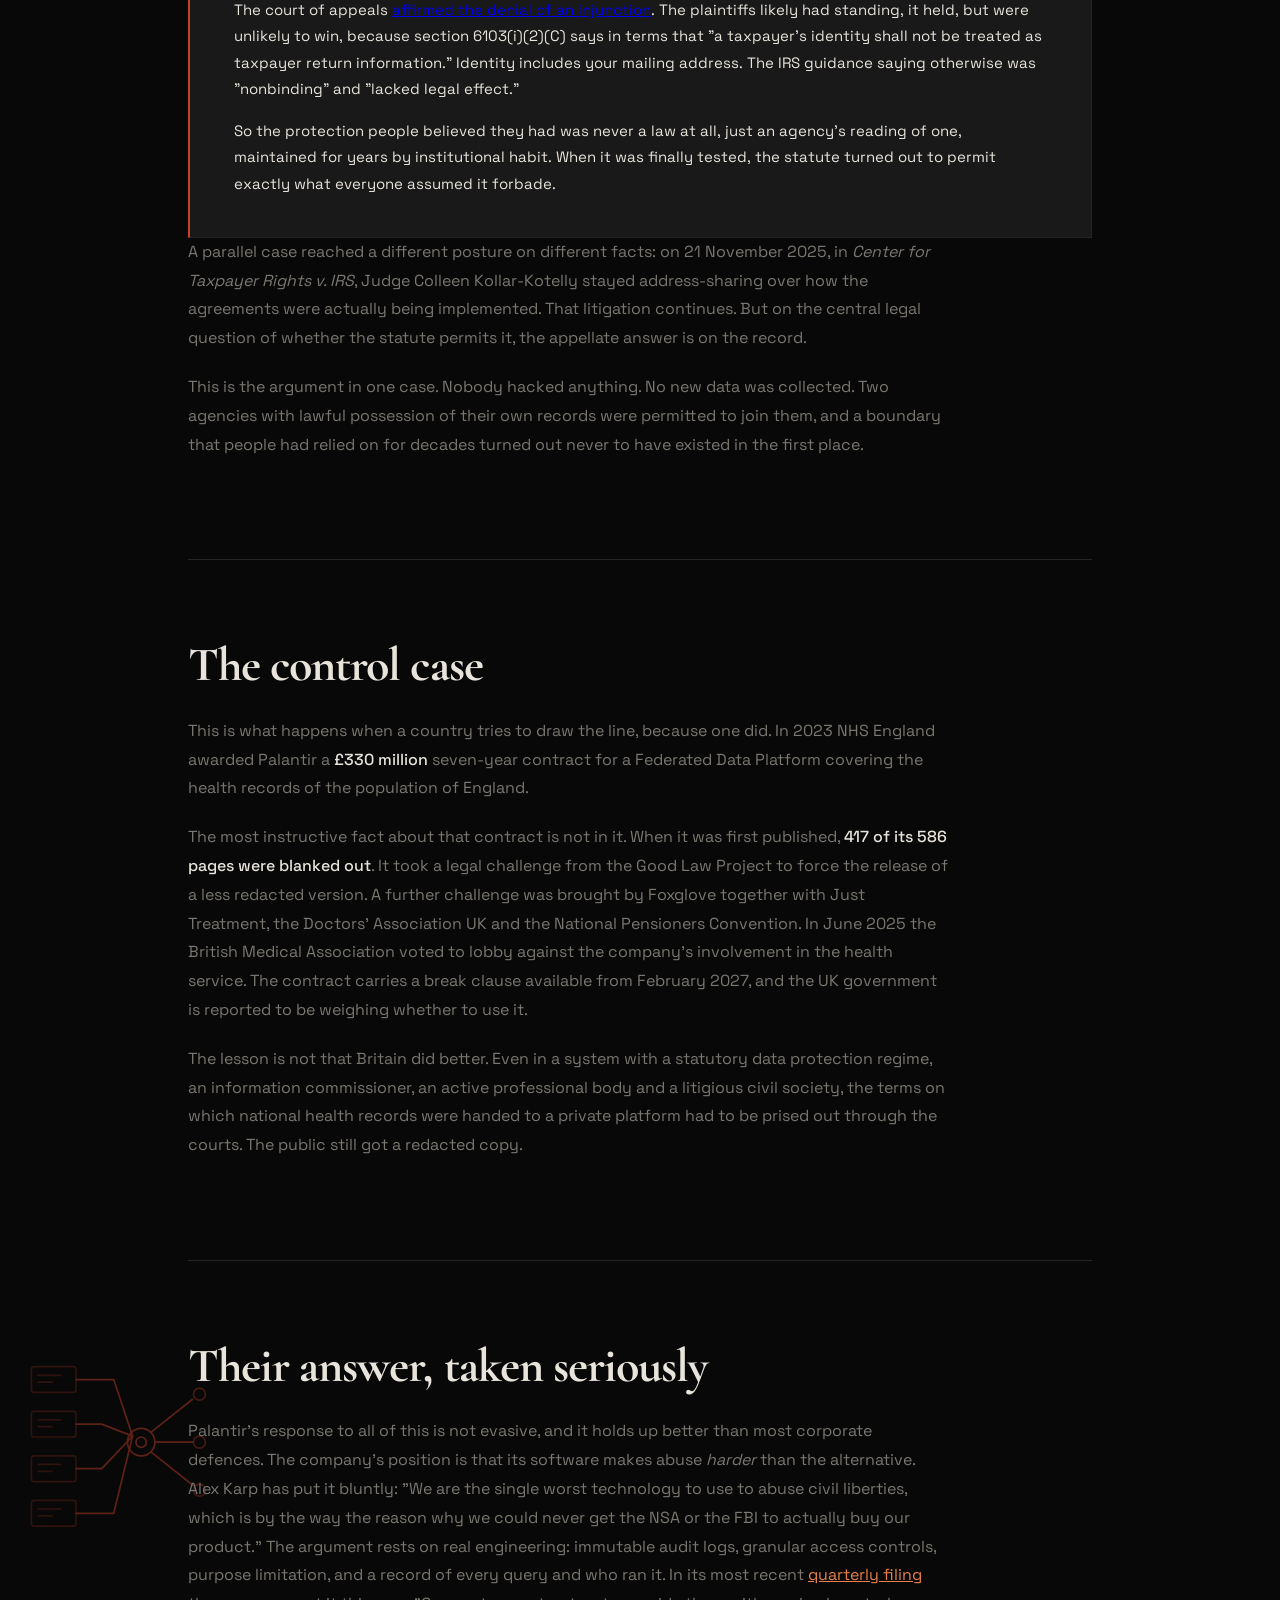
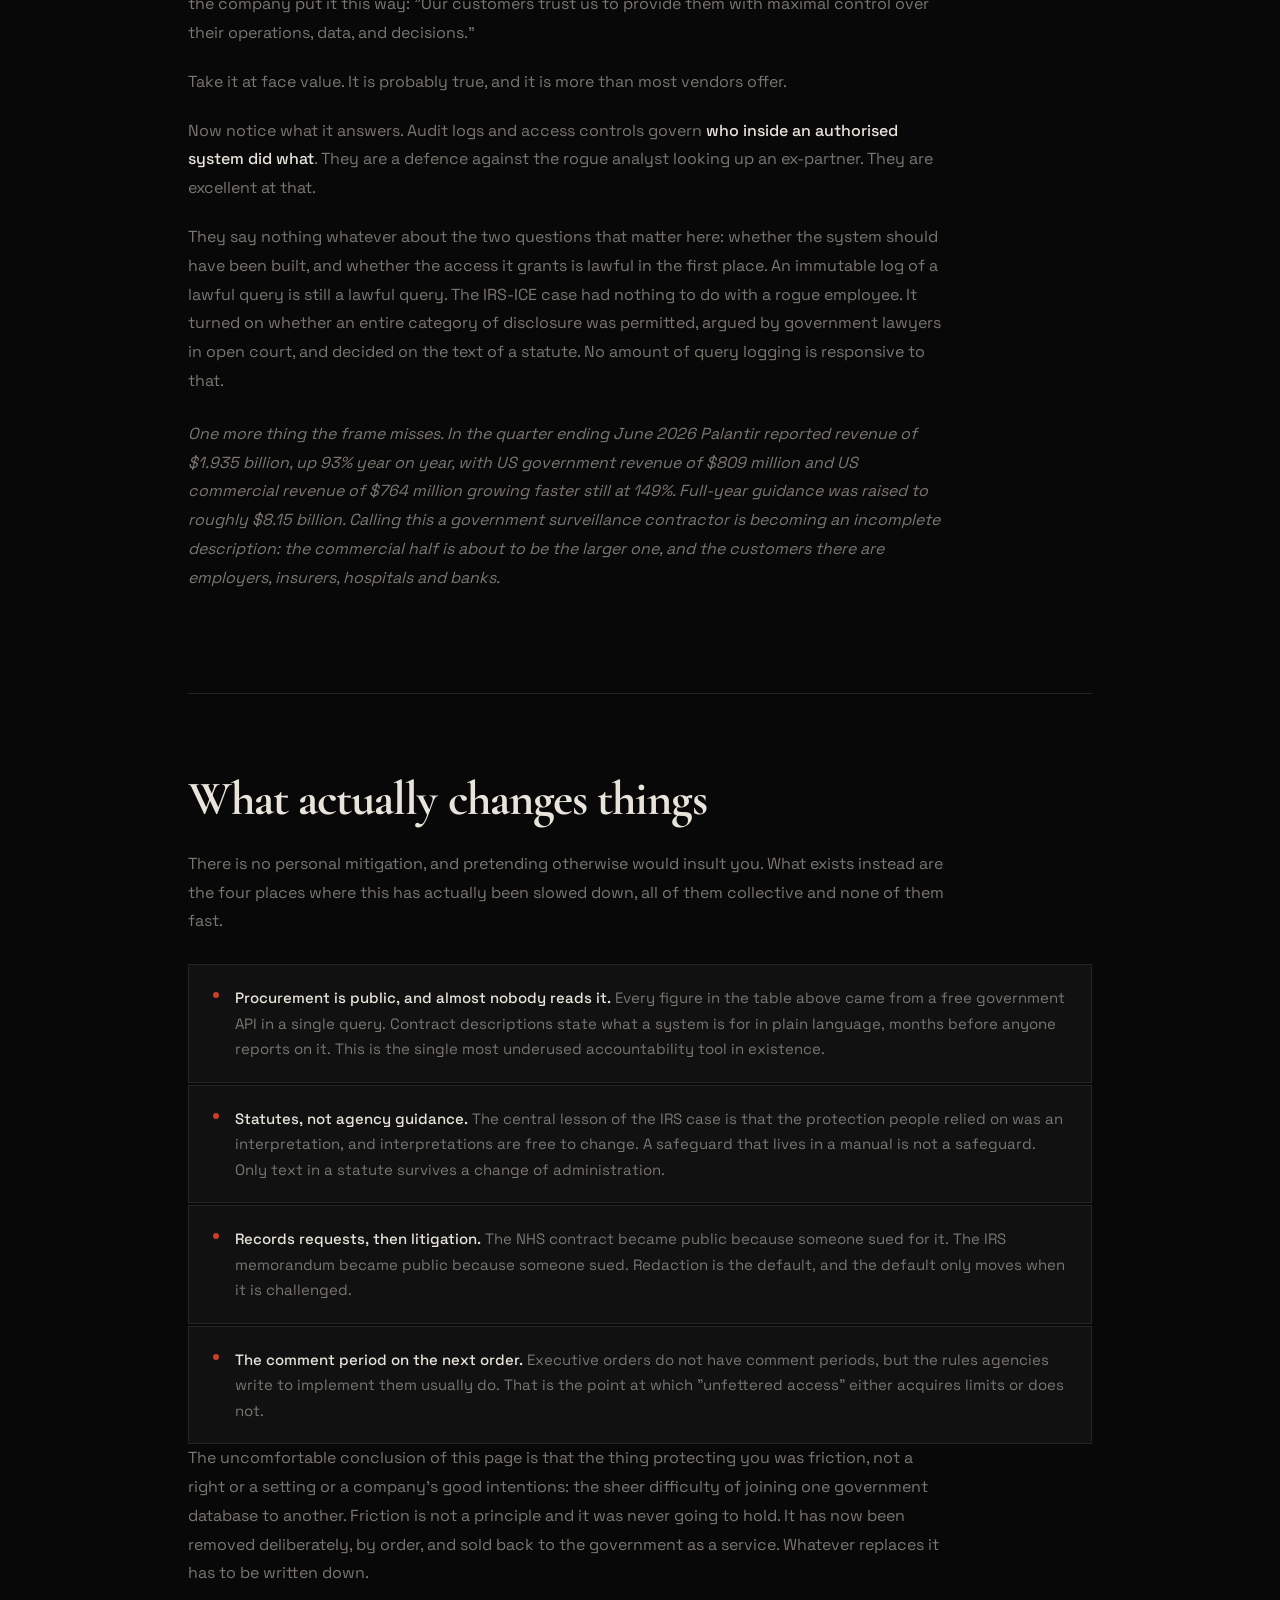
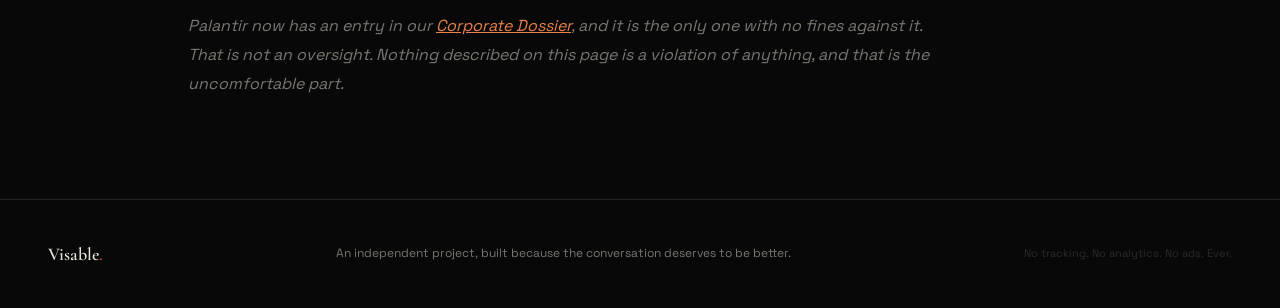
<file: palantir.html>
<!DOCTYPE html>
<html lang="en">
<head>
  <meta charset="UTF-8" />
  <meta name="viewport" content="width=device-width, initial-scale=1.0" />
  <title>Palantir: You Were Never the Customer | Visable</title>
  <meta property="og:title" content="Palantir: You Were Never the Customer | Visable">
  <meta property="og:description" content="Palantir does not collect your data, sell it, or own it. All true. What it sells is the layer that turns data the government already holds into one searchable object, and the order that removed the last legal barrier.">
  <meta property="og:image" content="/social-share.svg">
  <meta name="twitter:image" content="/social-share.svg">
  <meta property="og:type" content="website">
  <meta property="og:site_name" content="Visable">
  <meta name="twitter:card" content="summary_large_image">
  <meta name="twitter:title" content="Palantir: You Were Never the Customer | Visable">
  <meta name="twitter:description" content="Palantir does not collect your data, sell it, or own it. All true. What it sells is the layer that turns data the government already holds into one searchable object, and the order that removed the last legal barrier.">
  <link rel="preconnect" href="https://fonts.googleapis.com">
  <link href="https://fonts.googleapis.com/css2?family=Cormorant+Garamond:ital,wght@0,400;0,600;0,700;1,400;1,600&family=Space+Grotesk:wght@300;400;500;600&display=swap" rel="stylesheet">
  <link rel="stylesheet" href="style.css">
  <link rel="icon" href="favicon.svg" type="image/svg+xml">
</head>
<body>
  <canvas id="binary-canvas" class="binary-canvas" aria-hidden="true"></canvas>

<!-- NAV -->
<nav id="nav">
  <a href="index.html" class="nav-logo">Visable<span>.</span></a>
  <button class="hamburger" id="hamburger" aria-label="Toggle menu">
    <span></span>
    <span></span>
    <span></span>
  </button>
  <ul id="nav-menu">
    <li><a href="tracker.html">Corporate Dossier</a></li>
    <li><a href="pe-tracker.html">PE Ownership</a></li>
    <li class="nav-group">
      <button type="button" class="nav-group-btn active" aria-expanded="false" aria-controls="nav-deep-dives" aria-haspopup="true">Deep Dives<span class="nav-group-caret" aria-hidden="true">&#9662;</span></button>
      <ul class="nav-submenu" id="nav-deep-dives">
        <li><a href="flock.html">Flock Cameras</a></li>
        <li><a href="graphene.html">Your Phone</a></li>
        <li><a href="cars.html">Your Car</a></li>
        <li><a href="tv.html">Your TV</a></li>
        <li><a href="palantir.html" class="active">Palantir</a></li>
        <li><a href="fog.html">Fog Data Science</a></li>
        <li><a href="age-verification.html">Your ID</a></li>
      </ul>
    </li>
    <li class="nav-group">
      <button type="button" class="nav-group-btn" aria-expanded="false" aria-controls="nav-why-how" aria-haspopup="true">Why &amp; How<span class="nav-group-caret" aria-hidden="true">&#9662;</span></button>
      <ul class="nav-submenu" id="nav-why-how">
        <li><a href="why-this-exists.html">Why This Exists</a></li>
        <li><a href="common-ground.html">Common Ground</a></li>
        <li><a href="enshittification.html">Enshittification</a></li>
        <li><a href="contribute.html">Contribute</a></li>
        <li><a href="donate.html">Donate</a></li>
      </ul>
    </li>
    <li><a href="index.html#tools" class="nav-cta">Honest Mitigation</a></li>
  </ul>
</nav>

<main class="flock-main">

  <div class="palantir-node-layer" aria-hidden="true">
    <div class="palantir-node-scene side-right node-scene-1">
      <svg viewBox="0 0 280 250" fill="none">
      <g stroke="currentColor" stroke-width="2" stroke-linecap="round" stroke-linejoin="round">
      <g opacity=".45">
      <rect x="18" y="30" width="52" height="30" rx="3" />
      <rect x="18" y="82" width="52" height="30" rx="3" />
      <rect x="18" y="134" width="52" height="30" rx="3" />
      <rect x="18" y="186" width="52" height="30" rx="3" />
      <path d="M26 40h26M26 48h16" />
      <path d="M26 92h26M26 100h16" />
      <path d="M26 144h26M26 152h16" />
      <path d="M26 196h26M26 204h16" />
      </g>
      <g class="pal-link">
      <path d="M70 45h44l22 66" />
      <path d="M70 97h30l36 14" />
      <path d="M70 149h30l36-38" />
      <path d="M70 201h44l22-90" />
      </g>
      <circle cx="146" cy="118" r="16" />
      <circle cx="146" cy="118" r="6" />
      <g class="pal-out">
      <path d="M162 118h44" />
      <path d="M158 106l48-38" />
      <path d="M158 130l48 38" />
      </g>
      <g opacity=".7">
      <circle cx="214" cy="118" r="7" />
      <circle cx="214" cy="62" r="7" />
      <circle cx="214" cy="174" r="7" />
      </g>
      </g>
      </svg>
    </div>
    <div class="palantir-node-scene side-left node-scene-2">
      <svg viewBox="0 0 280 250" fill="none">
      <g stroke="currentColor" stroke-width="2" stroke-linecap="round" stroke-linejoin="round">
      <g opacity=".45">
      <rect x="18" y="30" width="52" height="30" rx="3" />
      <rect x="18" y="82" width="52" height="30" rx="3" />
      <rect x="18" y="134" width="52" height="30" rx="3" />
      <rect x="18" y="186" width="52" height="30" rx="3" />
      <path d="M26 40h26M26 48h16" />
      <path d="M26 92h26M26 100h16" />
      <path d="M26 144h26M26 152h16" />
      <path d="M26 196h26M26 204h16" />
      </g>
      <g class="pal-link">
      <path d="M70 45h44l22 66" />
      <path d="M70 97h30l36 14" />
      <path d="M70 149h30l36-38" />
      <path d="M70 201h44l22-90" />
      </g>
      <circle cx="146" cy="118" r="16" />
      <circle cx="146" cy="118" r="6" />
      <g class="pal-out">
      <path d="M162 118h44" />
      <path d="M158 106l48-38" />
      <path d="M158 130l48 38" />
      </g>
      <g opacity=".7">
      <circle cx="214" cy="118" r="7" />
      <circle cx="214" cy="62" r="7" />
      <circle cx="214" cy="174" r="7" />
      </g>
      </g>
      </svg>
    </div>
    <div class="palantir-node-scene side-right node-scene-3">
      <svg viewBox="0 0 280 250" fill="none">
      <g stroke="currentColor" stroke-width="2" stroke-linecap="round" stroke-linejoin="round">
      <g opacity=".45">
      <rect x="18" y="30" width="52" height="30" rx="3" />
      <rect x="18" y="82" width="52" height="30" rx="3" />
      <rect x="18" y="134" width="52" height="30" rx="3" />
      <rect x="18" y="186" width="52" height="30" rx="3" />
      <path d="M26 40h26M26 48h16" />
      <path d="M26 92h26M26 100h16" />
      <path d="M26 144h26M26 152h16" />
      <path d="M26 196h26M26 204h16" />
      </g>
      <g class="pal-link">
      <path d="M70 45h44l22 66" />
      <path d="M70 97h30l36 14" />
      <path d="M70 149h30l36-38" />
      <path d="M70 201h44l22-90" />
      </g>
      <circle cx="146" cy="118" r="16" />
      <circle cx="146" cy="118" r="6" />
      <g class="pal-out">
      <path d="M162 118h44" />
      <path d="M158 106l48-38" />
      <path d="M158 130l48 38" />
      </g>
      <g opacity=".7">
      <circle cx="214" cy="118" r="7" />
      <circle cx="214" cy="62" r="7" />
      <circle cx="214" cy="174" r="7" />
      </g>
      </g>
      </svg>
    </div>
    <div class="palantir-node-scene side-left node-scene-4">
      <svg viewBox="0 0 280 250" fill="none">
      <g stroke="currentColor" stroke-width="2" stroke-linecap="round" stroke-linejoin="round">
      <g opacity=".45">
      <rect x="18" y="30" width="52" height="30" rx="3" />
      <rect x="18" y="82" width="52" height="30" rx="3" />
      <rect x="18" y="134" width="52" height="30" rx="3" />
      <rect x="18" y="186" width="52" height="30" rx="3" />
      <path d="M26 40h26M26 48h16" />
      <path d="M26 92h26M26 100h16" />
      <path d="M26 144h26M26 152h16" />
      <path d="M26 196h26M26 204h16" />
      </g>
      <g class="pal-link">
      <path d="M70 45h44l22 66" />
      <path d="M70 97h30l36 14" />
      <path d="M70 149h30l36-38" />
      <path d="M70 201h44l22-90" />
      </g>
      <circle cx="146" cy="118" r="16" />
      <circle cx="146" cy="118" r="6" />
      <g class="pal-out">
      <path d="M162 118h44" />
      <path d="M158 106l48-38" />
      <path d="M158 130l48 38" />
      </g>
      <g opacity=".7">
      <circle cx="214" cy="118" r="7" />
      <circle cx="214" cy="62" r="7" />
      <circle cx="214" cy="174" r="7" />
      </g>
      </g>
      </svg>
    </div>
  </div>

  <div class="dossier-header">
    <div class="section-label">The Layer Above</div>
    <h1>You were never<br />the <em>customer.</em></h1>
    <p class="dossier-sub">Palantir does not collect your data. It does not sell it. It does not own it. All three are true, and none of them help you. What the company sells is the layer that turns records the government already holds into a single searchable object. In March 2025 an executive order removed the last legal barrier standing between those records.</p>
  </div>

  <div class="flock-body">

    <!-- a) THE FRAME -->
    <section class="flock-block" aria-labelledby="frame-h">
      <h2 id="frame-h">Nothing else on this site applies here</h2>
      <p>Every other page here ends with something you can do. Block the trackers. Replace the phone. Find the cameras and go to the council meeting. The advice varies but the shape does not: <strong>reduce what gets collected about you.</strong></p>
      <p>That shape breaks completely on this page. There is no Palantir product you use, no account you opened, no terms you accepted, no privacy notice with your consent recorded in it, no setting to change and no opt-out to click. You have no relationship with this company at all. Its customers are governments and corporations, and the data it operates on is data those customers already had.</p>
      <p>So this page has no mitigation section, because there is no honest one to write. What it has instead is an argument about what actually protected you, and what happened to it.</p>
    </section>

    <!-- b) WHAT THEY SELL -->
    <section class="flock-block" aria-labelledby="product-h">
      <h2 id="product-h">What Palantir actually sells</h2>
      <p>Start by granting the company its defence in full, because the argument only works once you do. Palantir says it has "never been" a surveillance company, that it does not conduct surveillance or sell software "for the purposes of enabling unlawful surveillance," and that unlike the advertising giants it has no business model based on selling data. Every one of those statements is accurate. Palantir is not a data broker. It does not have a copy of your life to sell.</p>
      <p>What it sells is software that sits on top of records somebody else holds. Its own documentation describes it best:</p>
      <ul class="flock-list">
        <li><strong>Foundry</strong> is the data platform, with "200+ prebuilt connectors" that unify "structured and unstructured data" from separate systems.</li>
        <li><strong>The Ontology</strong> is the core idea: "an operational layer for the organization that sits on top of the digital assets integrated into the Palantir platform&hellip; and connects them to their real-world counterparts." Rows in unrelated databases become one object: a person, a vehicle, a place.</li>
        <li><strong>Gotham</strong> is the defence and intelligence version of the same machinery.</li>
        <li><strong>AIP</strong> is the language-model layer, built, in Palantir's words, "on top of the Ontology."</li>
      </ul>
      <p>Read that list again with one question in mind: what was ever actually stopping any of this?</p>
      <div class="myth-card">
        <div class="myth-quote">"They already have all my data anyway. Nothing has changed."</div>
        <div class="myth-reframe-label">What changed</div>
        <p>The government has held this material for decades. Your tax filings, your benefits claims, your immigration file, your licence, your address history. None of it is new, and none of it was ever secret from the agency that collected it.</p>
        <p><strong>The protection was separation, not secrecy.</strong> The records sat in different systems, at different agencies, under different legal authorities, in incompatible formats, and joining them was slow, expensive and often unlawful. That friction was doing the work that policy was not.</p>
        <p>Palantir sells the removal of that friction. That is not a criticism of the company so much as a plain description of the product, and the company would broadly agree with it.</p>
      </div>
    </section>

    <!-- c) THE MONEY -->
    <section class="flock-block" aria-labelledby="money-h">
      <h2 id="money-h">Eighteen agencies</h2>
      <p>The scale is not a matter of opinion. Federal contract awards are public, and the figures below come from a query run against the U.S. Treasury's <a href="https://api.usaspending.gov/" target="_blank" rel="noopener noreferrer">USAspending API</a> on <strong>18 August 2026</strong>, covering all contract obligations to Palantir on record.</p>
      <div class="hm-table-wrap">
        <table class="hm-table">
          <caption class="visually-hidden">Federal contract obligations to Palantir by awarding agency, from USAspending, queried 18 August 2026.</caption>
          <thead>
            <tr>
              <th scope="col">Agency</th>
              <th scope="col">Obligated</th>
              <th scope="col">What it is for</th>
            </tr>
          </thead>
          <tbody>
            <tr><th scope="row" data-label="Agency">Defense</th><td data-label="Obligated"><strong>$3.19 billion</strong></td><td data-label="What it is for">Maven Smart System and Army Vantage, the largest single line by an order of magnitude.</td></tr>
            <tr><th scope="row" data-label="Agency">Homeland Security</th><td data-label="Obligated">$457.4 million</td><td data-label="What it is for">ICE case management, covered in detail below.</td></tr>
            <tr><th scope="row" data-label="Agency">Health and Human Services</th><td data-label="Obligated">$416.2 million</td><td data-label="What it is for">Health data platforms.</td></tr>
            <tr><th scope="row" data-label="Agency">Justice</th><td data-label="Obligated">$213.0 million</td><td data-label="What it is for">Investigative systems.</td></tr>
            <tr><th scope="row" data-label="Agency">Treasury</th><td data-label="Obligated">$198.7 million</td><td data-label="What it is for">Includes the IRS.</td></tr>
            <tr><th scope="row" data-label="Agency">Agriculture</th><td data-label="Obligated">$147.0 million</td><td data-label="What it is for">Farm production and conservation IT, under the "Landmark" platform initiative.</td></tr>
            <tr><th scope="row" data-label="Agency">Veterans Affairs</th><td data-label="Obligated">$127.2 million</td><td data-label="What it is for">Software as a service.</td></tr>
            <tr><th scope="row" data-label="Agency">State</th><td data-label="Obligated">$122.0 million</td><td data-label="What it is for">Not stated in the award descriptions.</td></tr>
            <tr><th scope="row" data-label="Agency">Energy</th><td data-label="Obligated">$99.2 million</td><td data-label="What it is for">Includes the nuclear security administration's SAFER project.</td></tr>
            <tr><th scope="row" data-label="Agency">Transportation</th><td data-label="Obligated">$71.1 million</td><td data-label="What it is for">Not stated in the award descriptions.</td></tr>
            <tr><th scope="row" data-label="Agency">Securities and Exchange Commission</th><td data-label="Obligated">$50.4 million</td><td data-label="What it is for">Not stated in the award descriptions.</td></tr>
            <tr><th scope="row" data-label="Agency">Seven more</th><td data-label="Obligated">$41.5 million</td><td data-label="What it is for">Development Finance Corporation, NASA, GSA, Commerce, Interior, and, at $400,000 and $80,000, <strong>Housing and Urban Development</strong> and <strong>Labor</strong>.</td></tr>
          </tbody>
        </table>
      </div>
      <p><strong>$5.14 billion across eighteen agencies.</strong> The headline number is Defense, and the Defense work is the part with the clearest public justification. But the interesting entries are the small ones. A company with $80,000 of business at the Department of Labor and $400,000 at Housing and Urban Development is not a defence contractor that also does other things. It is a general-purpose government contractor whose product happens to be the joining of records.</p>
      <p class="flock-caveat">These are obligations recorded against contract awards, not revenue received, and the total moves as new task orders land. Re-run the query rather than trusting this figure indefinitely. The largest single awards on the day of the query: $545.6M and $292.7M to the Army for the Maven Smart System, $150.7M to ICE for Investigative Case Management running from September 2022, $145.0M and $103.4M for Army Vantage, $94.7M to Agriculture, and $86.3M to ICE for Enforcement and Removal Operations case management.</p>
    </section>

    <!-- d) THE ORDER -->
    <section class="flock-block" aria-labelledby="eo-h">
      <h2 id="eo-h">The order that removed the barrier</h2>
      <p>On 20 March 2025 the President signed <a href="https://www.govinfo.gov/content/pkg/FR-2025-03-25/html/2025-05214.htm" target="_blank" rel="noopener noreferrer">Executive Order 14243</a>, "Stopping Waste, Fraud, and Abuse by Eliminating Information Silos" (90 FR 13681). Its stated purpose is efficiency: "Removing unnecessary barriers to Federal employees accessing Government data and promoting inter-agency data sharing are important steps toward eliminating bureaucratic duplication and inefficiency."</p>
      <p>Read what it actually directs.</p>
      <div class="myth-card">
        <div class="myth-quote">"Agency Heads shall take all necessary steps, to the maximum extent consistent with law, to ensure the Federal Government has <strong>unfettered access to comprehensive data from all State programs that receive Federal funding</strong>."</div>
        <div class="myth-reframe-label">Executive Order 14243, section 3(c)</div>
        <p>Section 3(a) is the same instrument turned inward: agency heads shall ensure designated officials have "full and prompt access to all unclassified agency records, data, software systems, and information technology systems," and shall authorise "inter- and intra-agency sharing and consolidation of unclassified agency records." Section 3(d) gives the Secretary of Labor "unfettered access to all unemployment data and related payment records."</p>
        <p>The separation described earlier on this page is being dismantled on purpose, in writing, as policy, not eroded by accident or by technology.</p>
      </div>
      <p class="flock-caveat">One thing this order does not do: name a contractor. Palantir does not appear in it, and anyone telling you the order was written for Palantir is going beyond the document. What the order does is create the conditions. Removing a legal barrier to consolidation raises an immediate practical question. Consolidate them <em>how</em>, and with what? There is a company whose entire product is the answer.</p>
    </section>

    <!-- e) IN PRACTICE -->
    <section class="flock-block" aria-labelledby="practice-h">
      <h2 id="practice-h">What it looks like in practice</h2>
      <p>Palantir's largest civilian customer is immigration enforcement, and the relationship is much older than the current administration. The Investigative Case Management system, built on the Gotham platform for Homeland Security Investigations, has been running on ICE contracts since well before 2025. The current award dates from September 2022. In April 2025 ICE was reported to have added roughly $30 million for a platform called <strong>ImmigrationOS</strong>, with a prototype due that September, intended to streamline identification of removal targets and give "near real-time visibility" into self-deportations.</p>
      <p>But the clearest picture of what data consolidation means in practice comes from a case Palantir is not party to at all, and most coverage got the outcome backwards.</p>
      <p>In February 2025 the New York Times reported that Homeland Security officials were pressing the IRS for the addresses of 700,000 immigrants. Community organisations sued. On 7 April 2025 the IRS and DHS signed a memorandum of understanding governing ICE requests for "addresses of persons subject to criminal investigation."</p>
      <p>The plaintiffs' argument was the intuitive one: tax records are confidential, and Congress said so. The IRS itself had long read the statute that way. Its own <cite>Disclosure &amp; Privacy Law Reference Guide</cite> stated that addresses could not be handed over on their own.</p>
      <div class="myth-card">
        <div class="myth-quote">"Addresses are thus not 'taxpayer return information,' so they do not receive any special protection from disclosure under &sect; 6103(i)(2)."</div>
        <div class="myth-reframe-label">Centro de Trabajadores Unidos v. Bessent, D.C. Circuit, 24 February 2026</div>
        <p>The court of appeals <a href="https://media.cadc.uscourts.gov/opinions/docs/2026/02/25-5181-2160705.pdf" target="_blank" rel="noopener noreferrer">affirmed the denial of an injunction</a>. The plaintiffs likely had standing, it held, but were unlikely to win, because section 6103(i)(2)(C) says in terms that "a taxpayer's identity shall not be treated as taxpayer return information." Identity includes your mailing address. The IRS guidance saying otherwise was "nonbinding" and "lacked legal effect."</p>
        <p>So the protection people believed they had was never a law at all, just an agency's reading of one, maintained for years by institutional habit. When it was finally tested, the statute turned out to permit exactly what everyone assumed it forbade.</p>
      </div>
      <p>A parallel case reached a different posture on different facts: on 21 November 2025, in <em>Center for Taxpayer Rights v. IRS</em>, Judge Colleen Kollar-Kotelly stayed address-sharing over how the agreements were actually being implemented. That litigation continues. But on the central legal question of whether the statute permits it, the appellate answer is on the record.</p>
      <p>This is the argument in one case. Nobody hacked anything. No new data was collected. Two agencies with lawful possession of their own records were permitted to join them, and a boundary that people had relied on for decades turned out never to have existed in the first place.</p>
    </section>

    <!-- f) THE NHS -->
    <section class="flock-block" aria-labelledby="nhs-h">
      <h2 id="nhs-h">The control case</h2>
      <p>This is what happens when a country tries to draw the line, because one did. In 2023 NHS England awarded Palantir a <strong>£330 million</strong> seven-year contract for a Federated Data Platform covering the health records of the population of England.</p>
      <p>The most instructive fact about that contract is not in it. When it was first published, <strong>417 of its 586 pages were blanked out</strong>. It took a legal challenge from the Good Law Project to force the release of a less redacted version. A further challenge was brought by Foxglove together with Just Treatment, the Doctors' Association UK and the National Pensioners Convention. In June 2025 the British Medical Association voted to lobby against the company's involvement in the health service. The contract carries a break clause available from February 2027, and the UK government is reported to be weighing whether to use it.</p>
      <p>The lesson is not that Britain did better. Even in a system with a statutory data protection regime, an information commissioner, an active professional body and a litigious civil society, the terms on which national health records were handed to a private platform had to be prised out through the courts. The public still got a redacted copy.</p>
    </section>

    <!-- g) THEIR ANSWER -->
    <section class="flock-block" aria-labelledby="answer-h">
      <h2 id="answer-h">Their answer, taken seriously</h2>
      <p>Palantir's response to all of this is not evasive, and it holds up better than most corporate defences. The company's position is that its software makes abuse <em>harder</em> than the alternative. Alex Karp has put it bluntly: "We are the single worst technology to use to abuse civil liberties, which is by the way the reason why we could never get the NSA or the FBI to actually buy our product." The argument rests on real engineering: immutable audit logs, granular access controls, purpose limitation, and a record of every query and who ran it. In its most recent <a href="https://www.sec.gov/cgi-bin/browse-edgar?action=getcompany&amp;CIK=0001321655&amp;type=8-K&amp;dateb=&amp;owner=include&amp;count=40" target="_blank" rel="noopener noreferrer">quarterly filing</a> the company put it this way: "Our customers trust us to provide them with maximal control over their operations, data, and decisions."</p>
      <p>Take it at face value. It is probably true, and it is more than most vendors offer.</p>
      <p>Now notice what it answers. Audit logs and access controls govern <strong>who inside an authorised system did what</strong>. They are a defence against the rogue analyst looking up an ex-partner. They are excellent at that.</p>
      <p>They say nothing whatever about the two questions that matter here: whether the system should have been built, and whether the access it grants is lawful in the first place. An immutable log of a lawful query is still a lawful query. The IRS-ICE case had nothing to do with a rogue employee. It turned on whether an entire category of disclosure was permitted, argued by government lawyers in open court, and decided on the text of a statute. No amount of query logging is responsive to that.</p>
      <p class="flock-caveat">One more thing the frame misses. In the quarter ending June 2026 Palantir reported revenue of $1.935 billion, up 93% year on year, with US government revenue of $809 million and US commercial revenue of $764 million growing faster still at 149%. Full-year guidance was raised to roughly $8.15 billion. Calling this a government surveillance contractor is becoming an incomplete description: the commercial half is about to be the larger one, and the customers there are employers, insurers, hospitals and banks.</p>
    </section>

    <!-- h) WHAT CHANGES -->
    <section class="flock-block" aria-labelledby="civic-h">
      <h2 id="civic-h">What actually changes things</h2>
      <p>There is no personal mitigation, and pretending otherwise would insult you. What exists instead are the four places where this has actually been slowed down, all of them collective and none of them fast.</p>
      <ul class="flock-list">
        <li><strong>Procurement is public, and almost nobody reads it.</strong> Every figure in the table above came from a free government API in a single query. Contract descriptions state what a system is for in plain language, months before anyone reports on it. This is the single most underused accountability tool in existence.</li>
        <li><strong>Statutes, not agency guidance.</strong> The central lesson of the IRS case is that the protection people relied on was an interpretation, and interpretations are free to change. A safeguard that lives in a manual is not a safeguard. Only text in a statute survives a change of administration.</li>
        <li><strong>Records requests, then litigation.</strong> The NHS contract became public because someone sued for it. The IRS memorandum became public because someone sued. Redaction is the default, and the default only moves when it is challenged.</li>
        <li><strong>The comment period on the next order.</strong> Executive orders do not have comment periods, but the rules agencies write to implement them usually do. That is the point at which "unfettered access" either acquires limits or does not.</li>
      </ul>
      <p>The uncomfortable conclusion of this page is that the thing protecting you was friction, not a right or a setting or a company's good intentions: the sheer difficulty of joining one government database to another. Friction is not a principle and it was never going to hold. It has now been removed deliberately, by order, and sold back to the government as a service. Whatever replaces it has to be written down.</p>
      <p class="flock-caveat">Palantir now has an entry in our <a href="tracker.html?company=Palantir%20Technologies">Corporate Dossier</a>, and it is the only one with no fines against it. That is not an oversight. Nothing described on this page is a violation of anything, and that is the uncomfortable part.</p>
    </section>

  </div>
</main>

<footer class="site-footer">
  <div class="logo">Visable<span>.</span></div>
  <p>An independent project, built because the conversation deserves to be better.</p>
  <p style="color: #2a2a2a; font-size: 11px;">No tracking. No analytics. No ads. Ever.</p>
</footer>

<script src="binary-background.js"></script>
<script src="main.js"></script>
</body>
</html>
</file>
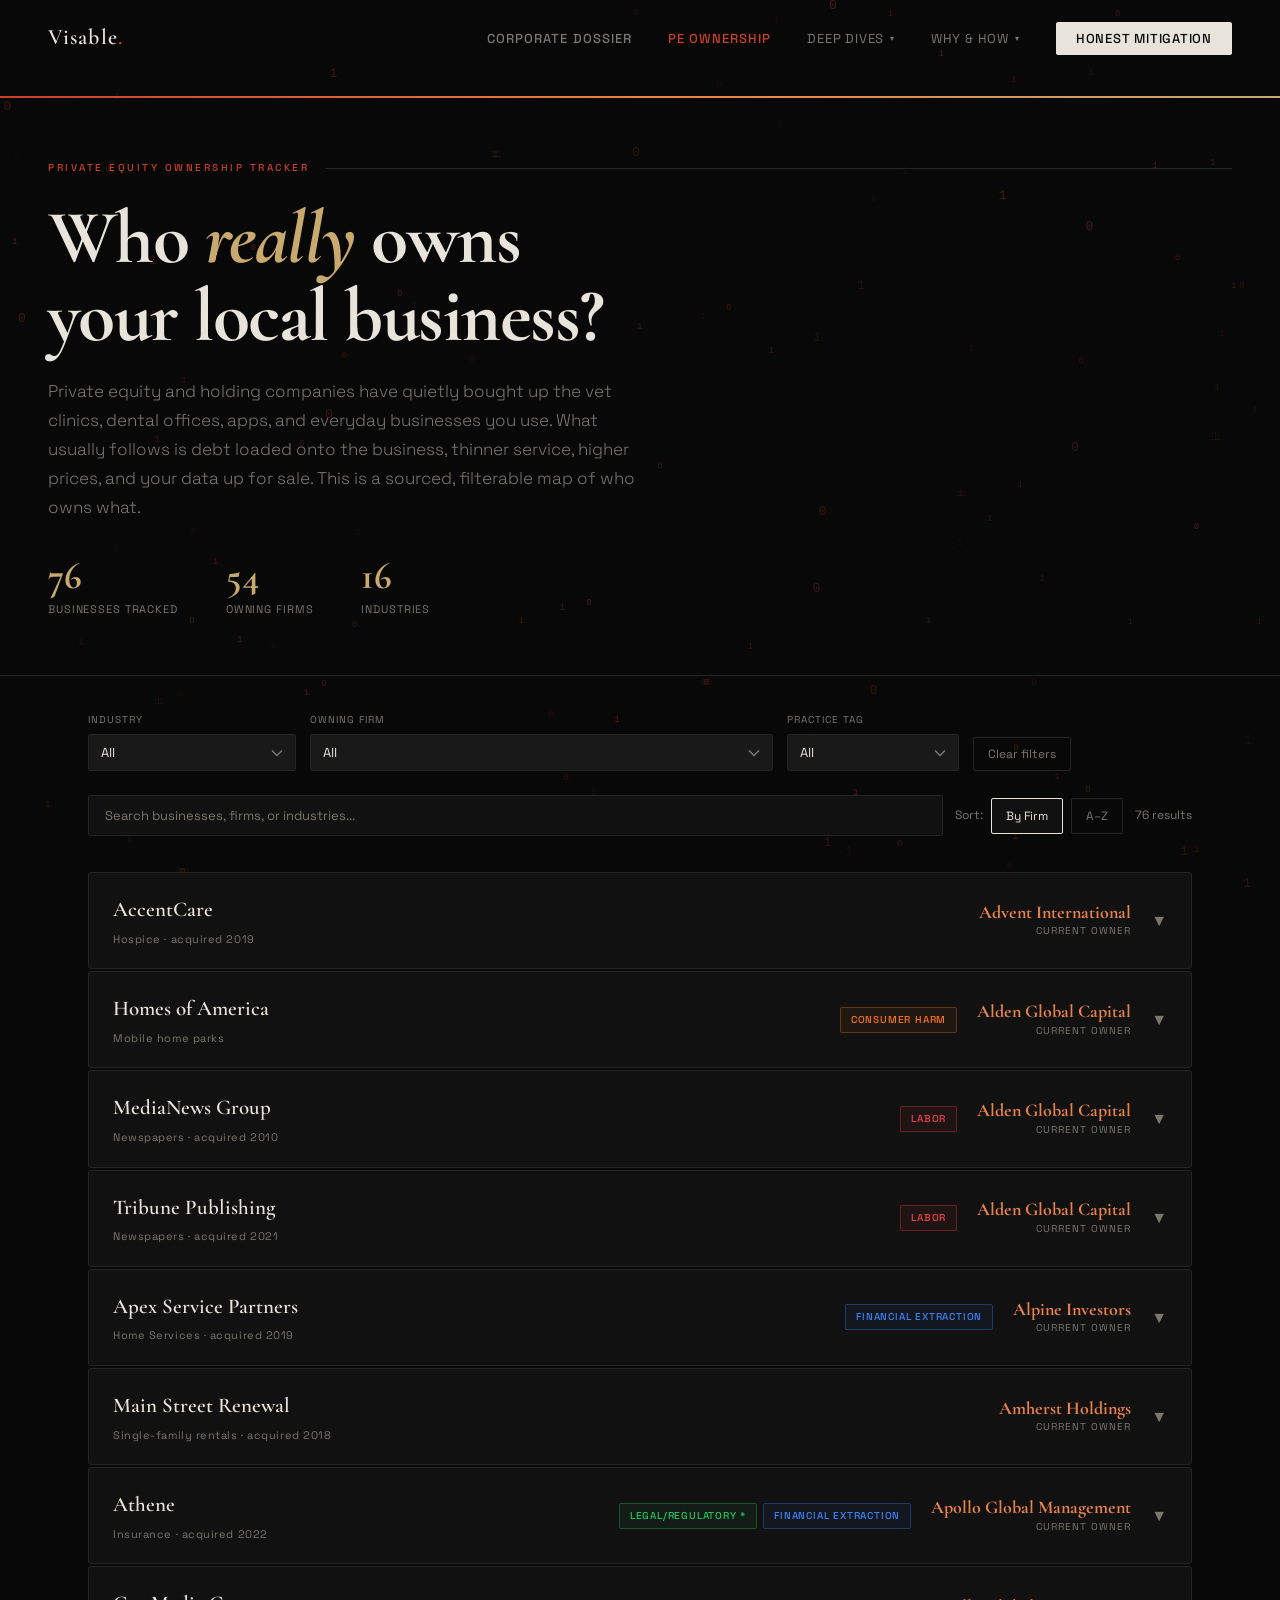
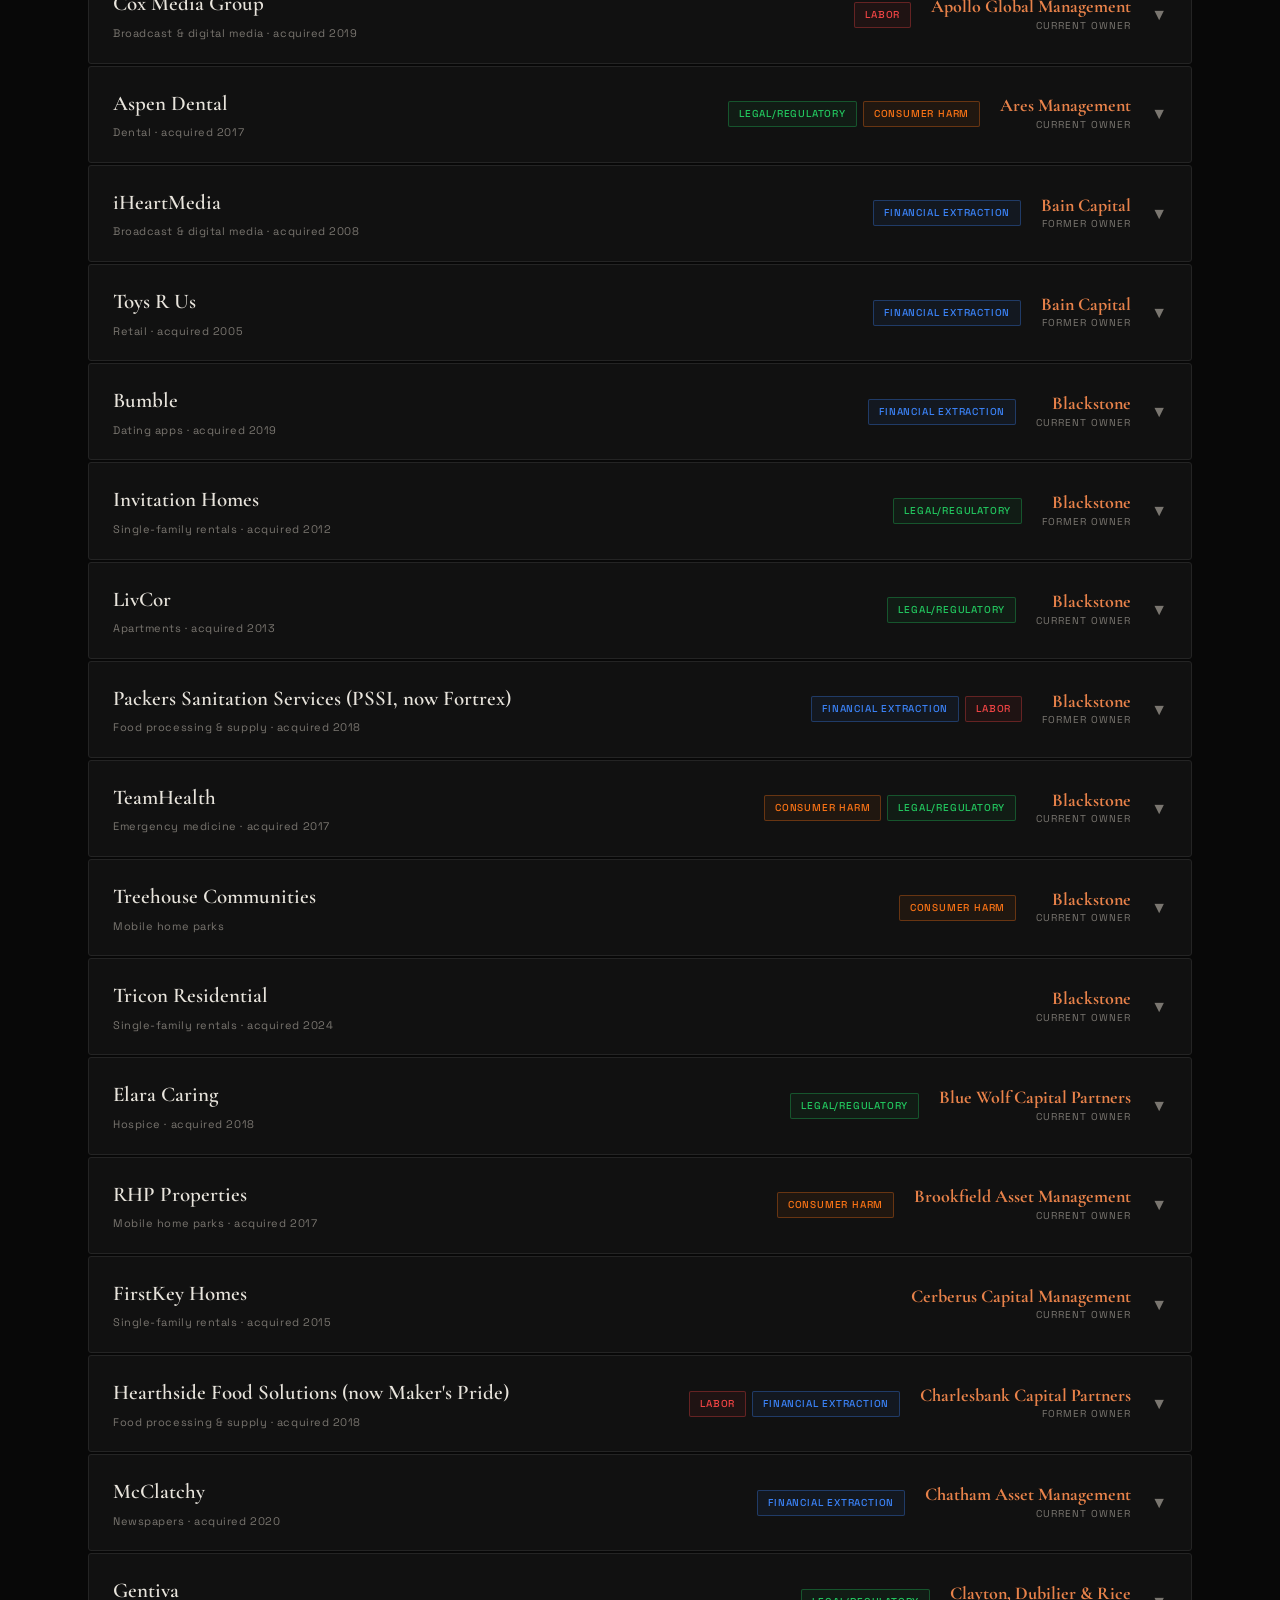
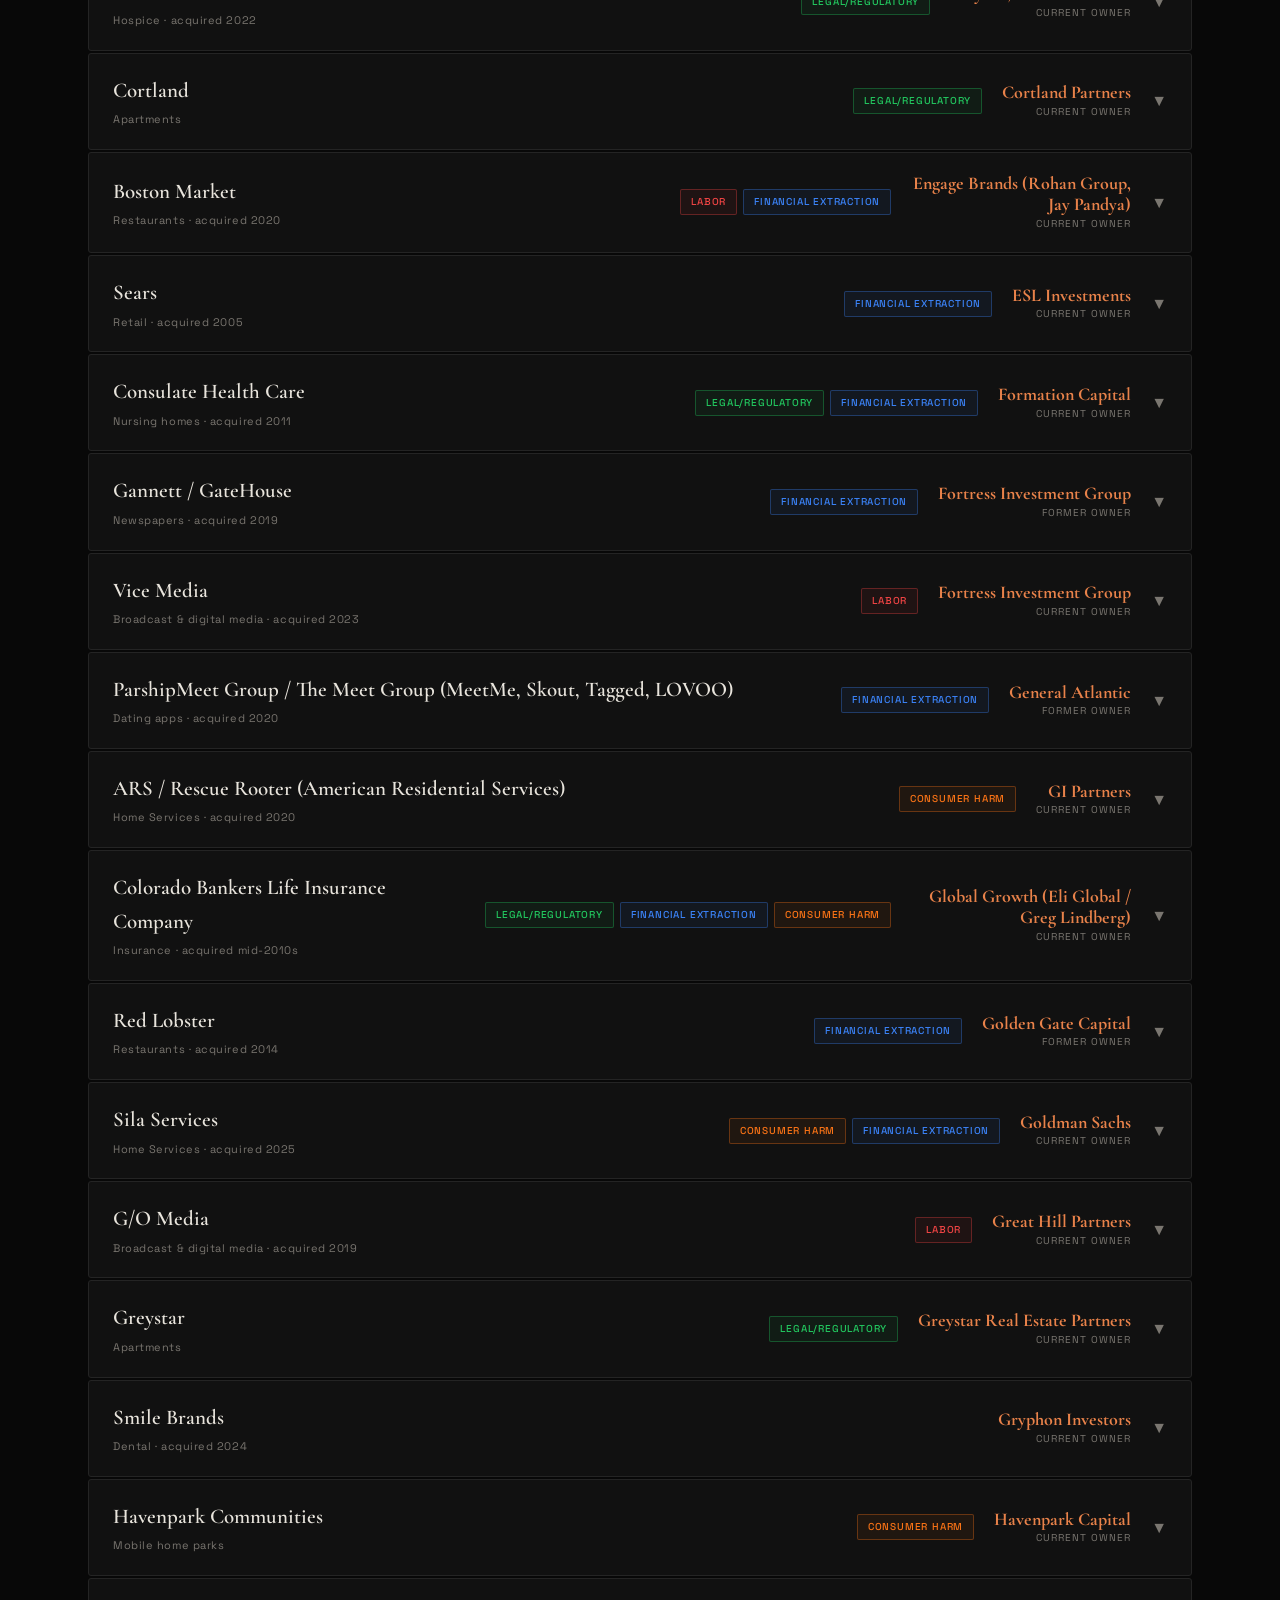
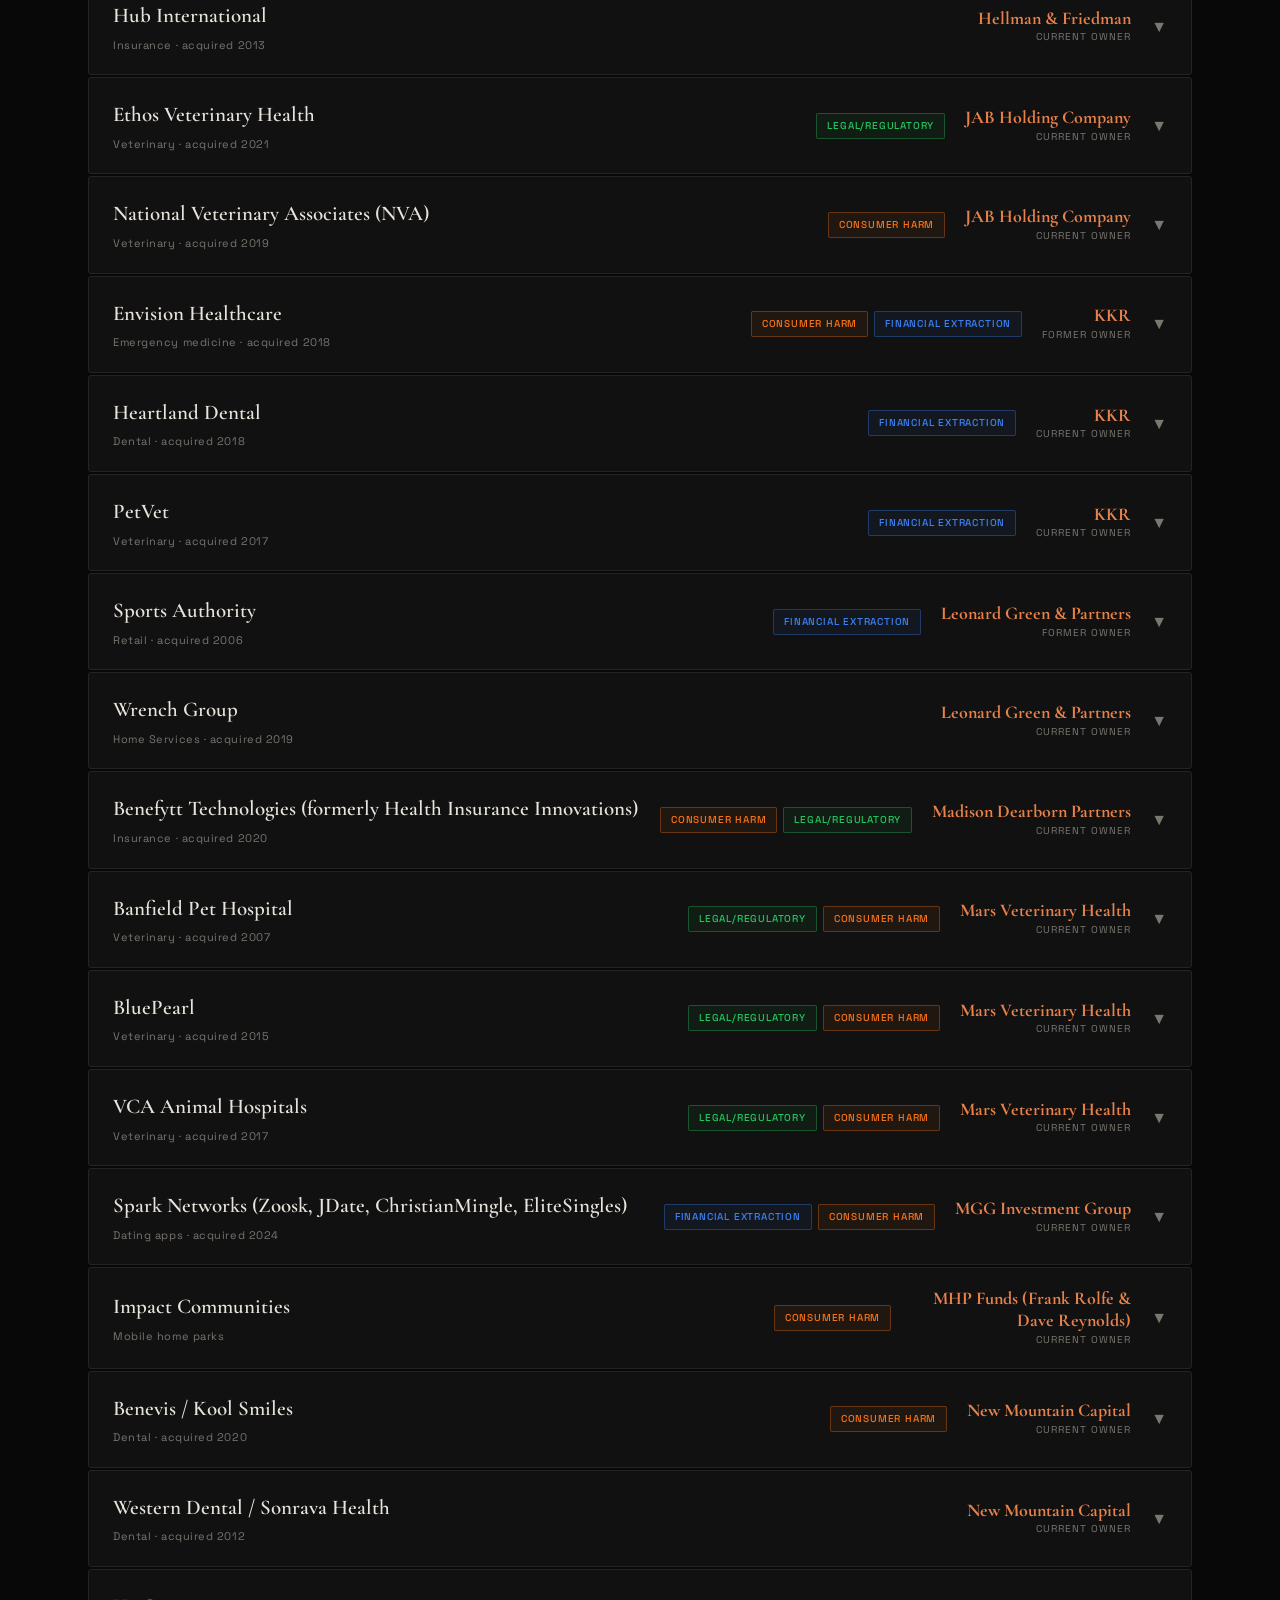
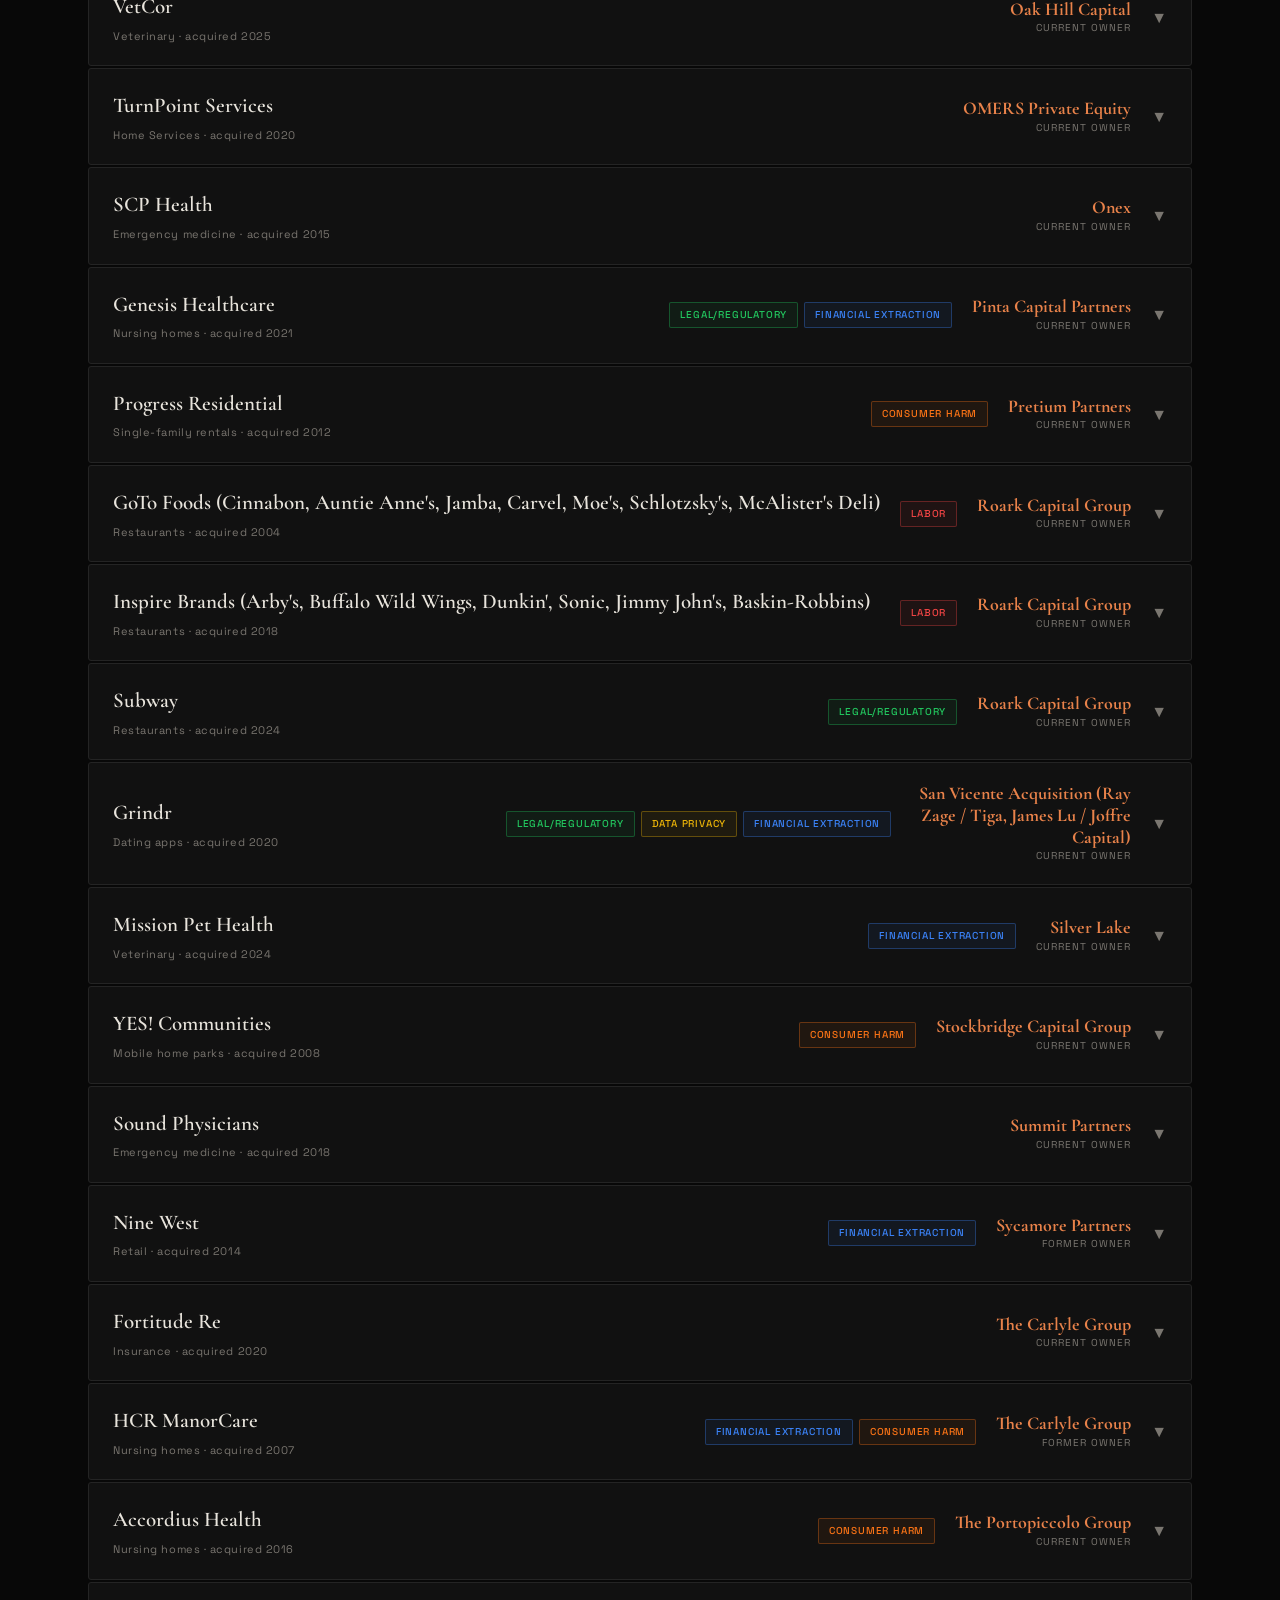
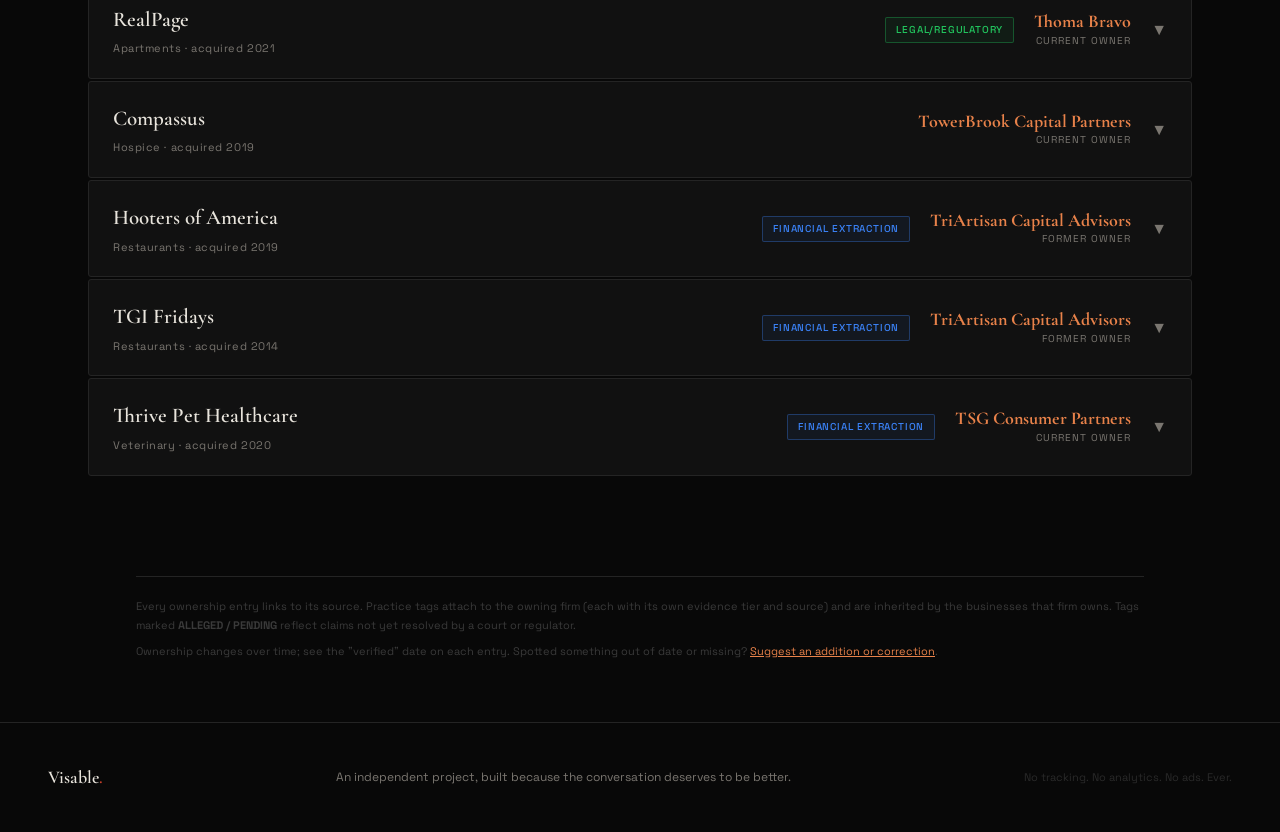
<file: pe-tracker.html>
<!DOCTYPE html>
<html lang="en">
<head>
  <meta charset="UTF-8" />
  <meta name="viewport" content="width=device-width, initial-scale=1.0" />
  <title>Who Owns Your Local Business? | Visable</title>
  <meta property="og:title" content="Who Owns Your Local Business? | Visable">
  <meta property="og:description" content="A sourced, filterable tracker of the businesses and apps you use, and the private equity firms, growth-equity firms, and holding companies that own them.">
  <meta property="og:image" content="/social-share.svg">
  <meta name="twitter:image" content="/social-share.svg">
  <meta property="og:type" content="website">
  <meta property="og:site_name" content="Visable">
  <meta name="twitter:card" content="summary_large_image">
  <meta name="twitter:title" content="Who Owns Your Local Business? | Visable">
  <meta name="twitter:description" content="A sourced, filterable tracker of the businesses and apps you use, and the private equity firms, growth-equity firms, and holding companies that own them.">
  <link rel="preconnect" href="https://fonts.googleapis.com">
  <link href="https://fonts.googleapis.com/css2?family=Cormorant+Garamond:ital,wght@0,400;0,600;0,700;1,400;1,600&family=Space+Grotesk:wght@300;400;500;600&display=swap" rel="stylesheet">
  <link rel="stylesheet" href="style.css">
  <link rel="icon" href="favicon.svg" type="image/svg+xml">
</head>
<body>

<canvas id="binary-canvas"></canvas>

<!-- NAV -->
<nav id="nav">
  <a href="index.html" class="nav-logo">Visable<span>.</span></a>
  <button class="hamburger" id="hamburger" aria-label="Toggle menu">
    <span></span>
    <span></span>
    <span></span>
  </button>
  <ul id="nav-menu">
    <li><a href="tracker.html">Corporate Dossier</a></li>
    <li><a href="pe-tracker.html" class="active">PE Ownership</a></li>
    <li class="nav-group">
      <button type="button" class="nav-group-btn" aria-expanded="false" aria-controls="nav-deep-dives" aria-haspopup="true">Deep Dives<span class="nav-group-caret" aria-hidden="true">&#9662;</span></button>
      <ul class="nav-submenu" id="nav-deep-dives">
        <li><a href="flock.html">Flock Cameras</a></li>
        <li><a href="graphene.html">Your Phone</a></li>
        <li><a href="cars.html">Your Car</a></li>
        <li><a href="tv.html">Your TV</a></li>
        <li><a href="palantir.html">Palantir</a></li>
        <li><a href="fog.html">Fog Data Science</a></li>
        <li><a href="age-verification.html">Your ID</a></li>
      </ul>
    </li>
    <li class="nav-group">
      <button type="button" class="nav-group-btn" aria-expanded="false" aria-controls="nav-why-how" aria-haspopup="true">Why &amp; How<span class="nav-group-caret" aria-hidden="true">&#9662;</span></button>
      <ul class="nav-submenu" id="nav-why-how">
        <li><a href="why-this-exists.html">Why This Exists</a></li>
        <li><a href="common-ground.html">Common Ground</a></li>
        <li><a href="enshittification.html">Enshittification</a></li>
        <li><a href="contribute.html">Contribute</a></li>
        <li><a href="donate.html">Donate</a></li>
      </ul>
    </li>
    <li><a href="index.html#tools" class="nav-cta">Honest Mitigation</a></li>
  </ul>
</nav>

<main>
  <!-- HEADER -->
  <div class="dossier-header">
    <div class="section-label">Private Equity Ownership Tracker</div>
    <h1>Who <em>really</em> owns<br />your local business?</h1>
    <p class="dossier-sub">
      Private equity and holding companies have quietly bought up the vet clinics, dental offices, apps, and everyday businesses you use. What usually follows is debt loaded onto the business, thinner service, higher prices, and your data up for sale. This is a sourced, filterable map of who owns what.
    </p>
    <div class="dossier-stats">
      <div class="dossier-stat">
        <div class="n" id="stat-businesses">0</div>
        <div class="d">Businesses Tracked</div>
      </div>
      <div class="dossier-stat">
        <div class="n" id="stat-firms">0</div>
        <div class="d">Owning Firms</div>
      </div>
      <div class="dossier-stat">
        <div class="n" id="stat-industries">0</div>
        <div class="d">Industries</div>
      </div>
    </div>
  </div>

  <!-- CONTROLS -->
  <div class="controls-wrap">
    <div class="pe-filter-bar" id="pe-filter-bar"></div>
    <div class="search-row">
      <input type="text" class="search-input" id="search-input" placeholder="Search businesses, firms, or industries..." />
      <div class="sort-group">
        <span>Sort:</span>
        <button class="sort-btn active" data-sort="firm">By Firm</button>
        <button class="sort-btn" data-sort="az">A&ndash;Z</button>
      </div>
      <div class="result-count" id="result-count"></div>
    </div>
    <div class="card-list" id="card-list"></div>
    <div class="dossier-footer">
      <div class="dossier-footer-rule"></div>
      <div>Every ownership entry links to its source. Practice tags attach to the owning firm (each with its own evidence tier and source) and are inherited by the businesses that firm owns. Tags marked <strong>ALLEGED / PENDING</strong> reflect claims not yet resolved by a court or regulator.</div>
      <div style="margin-top: 6px;">Ownership changes over time; see the "verified" date on each entry. Spotted something out of date or missing? <a href="#" id="suggest-link" style="color: var(--accent-warm);">Suggest an addition or correction</a>.</div>
    </div>
  </div>
</main>

<footer class="site-footer">
  <div class="logo">Visable<span>.</span></div>
  <p>An independent project, built because the conversation deserves to be better.</p>
  <p style="color: #2a2a2a; font-size: 11px;">No tracking. No analytics. No ads. Ever.</p>
</footer>

<script src="pe-tracker.js"></script>
<script src="binary-background.js"></script>
<script src="main.js"></script>
</body>
</html>
</file>
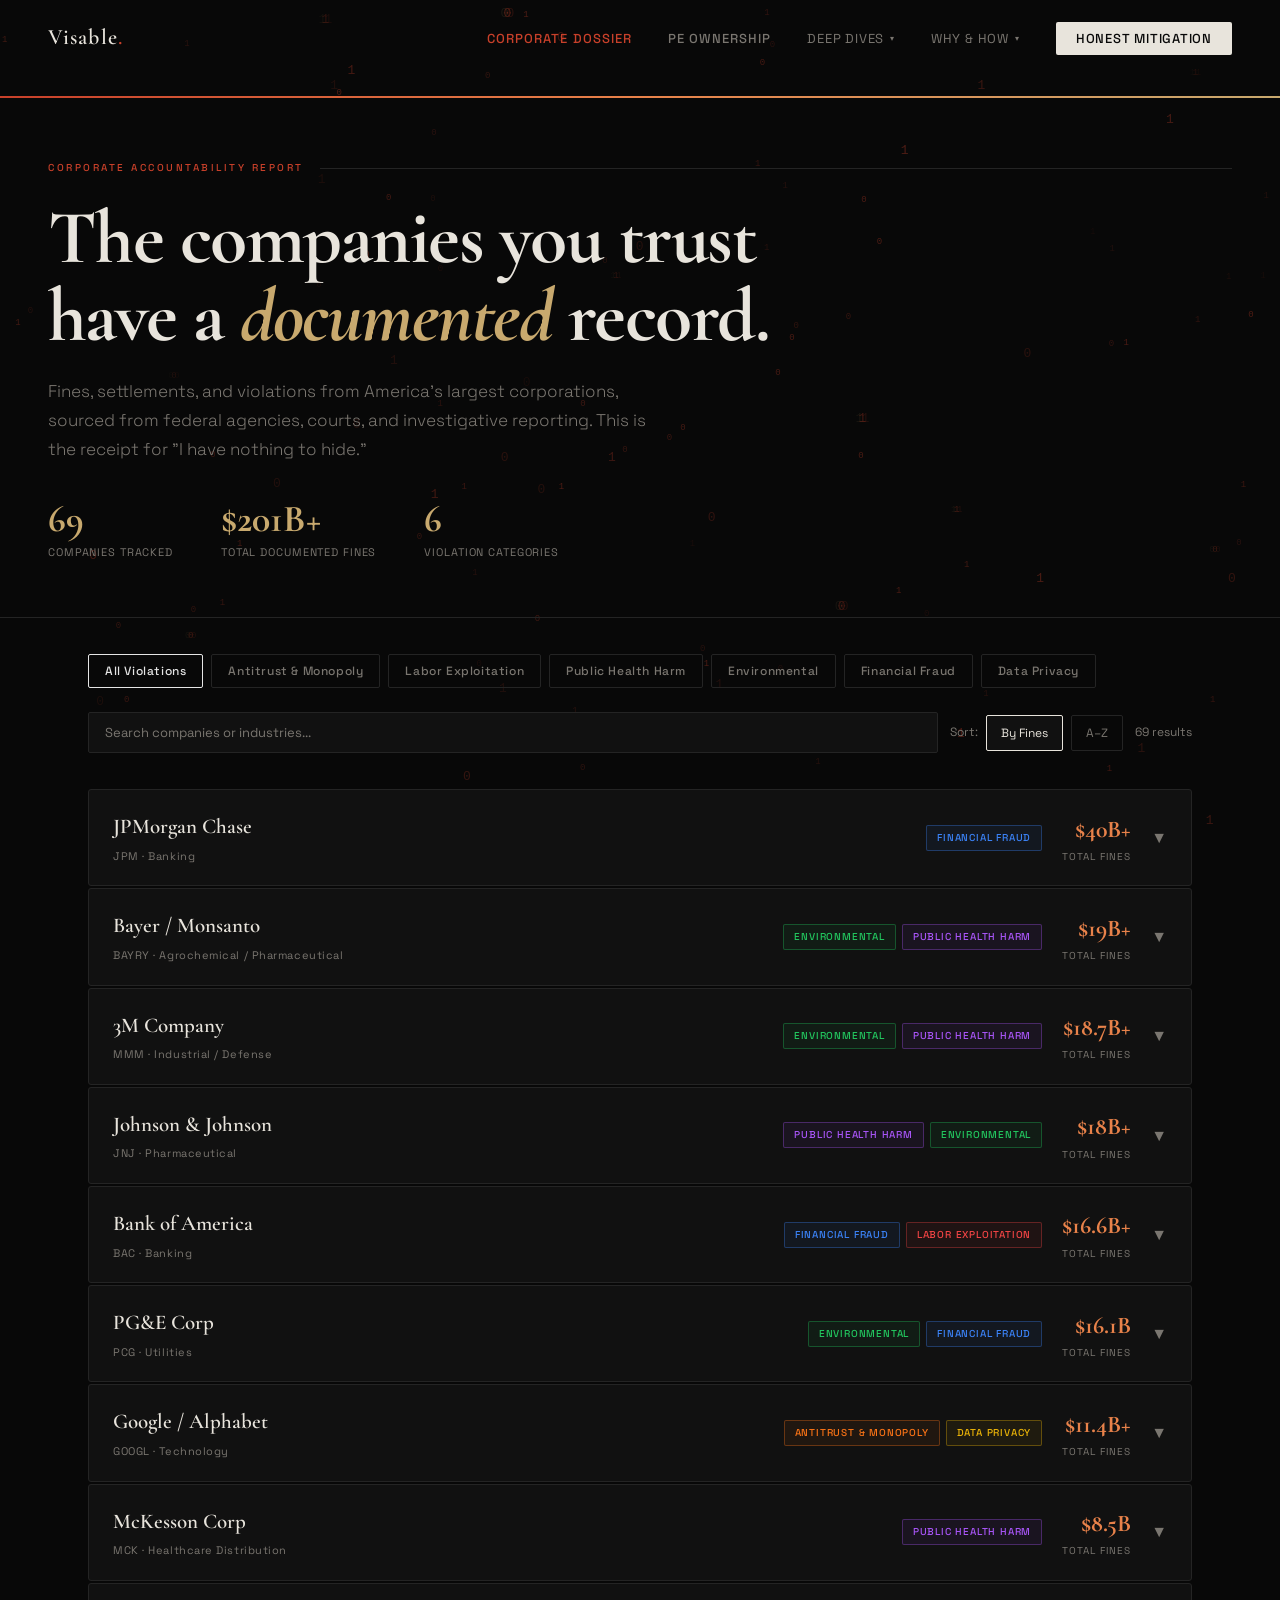
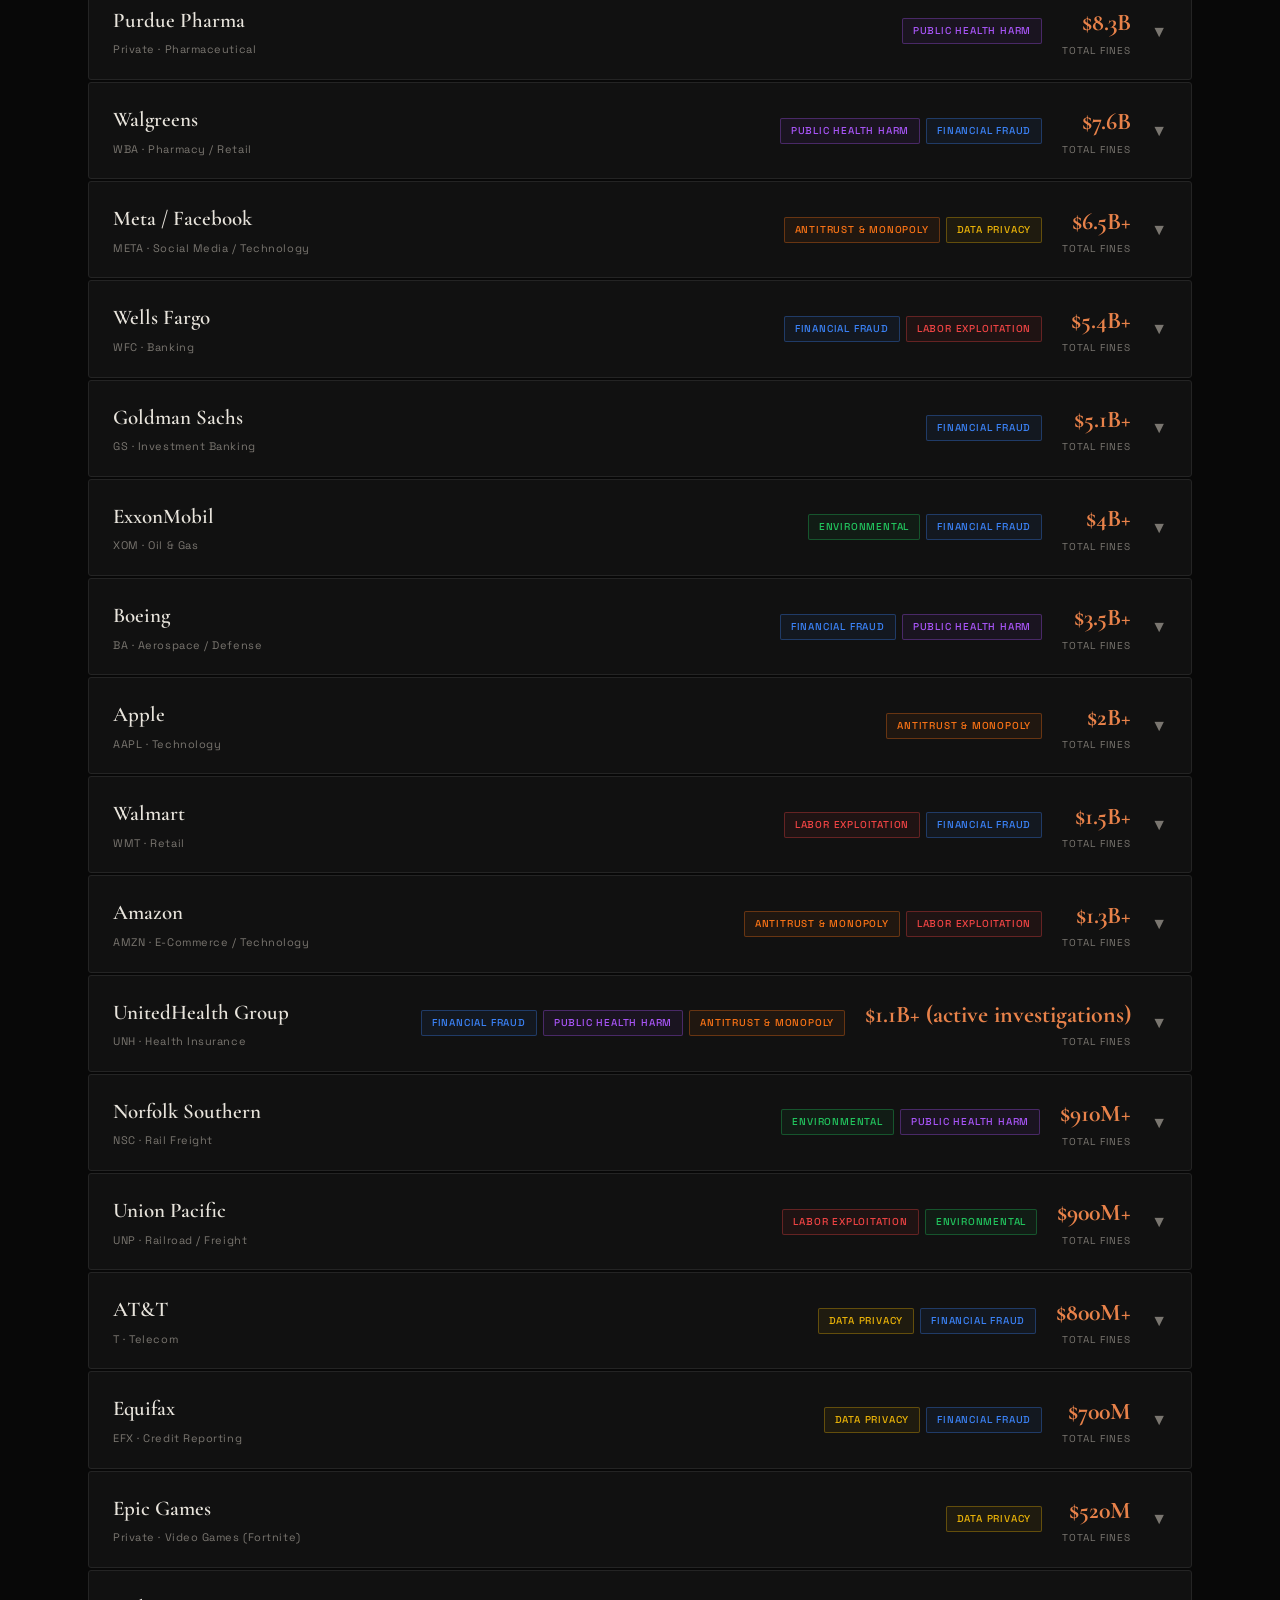
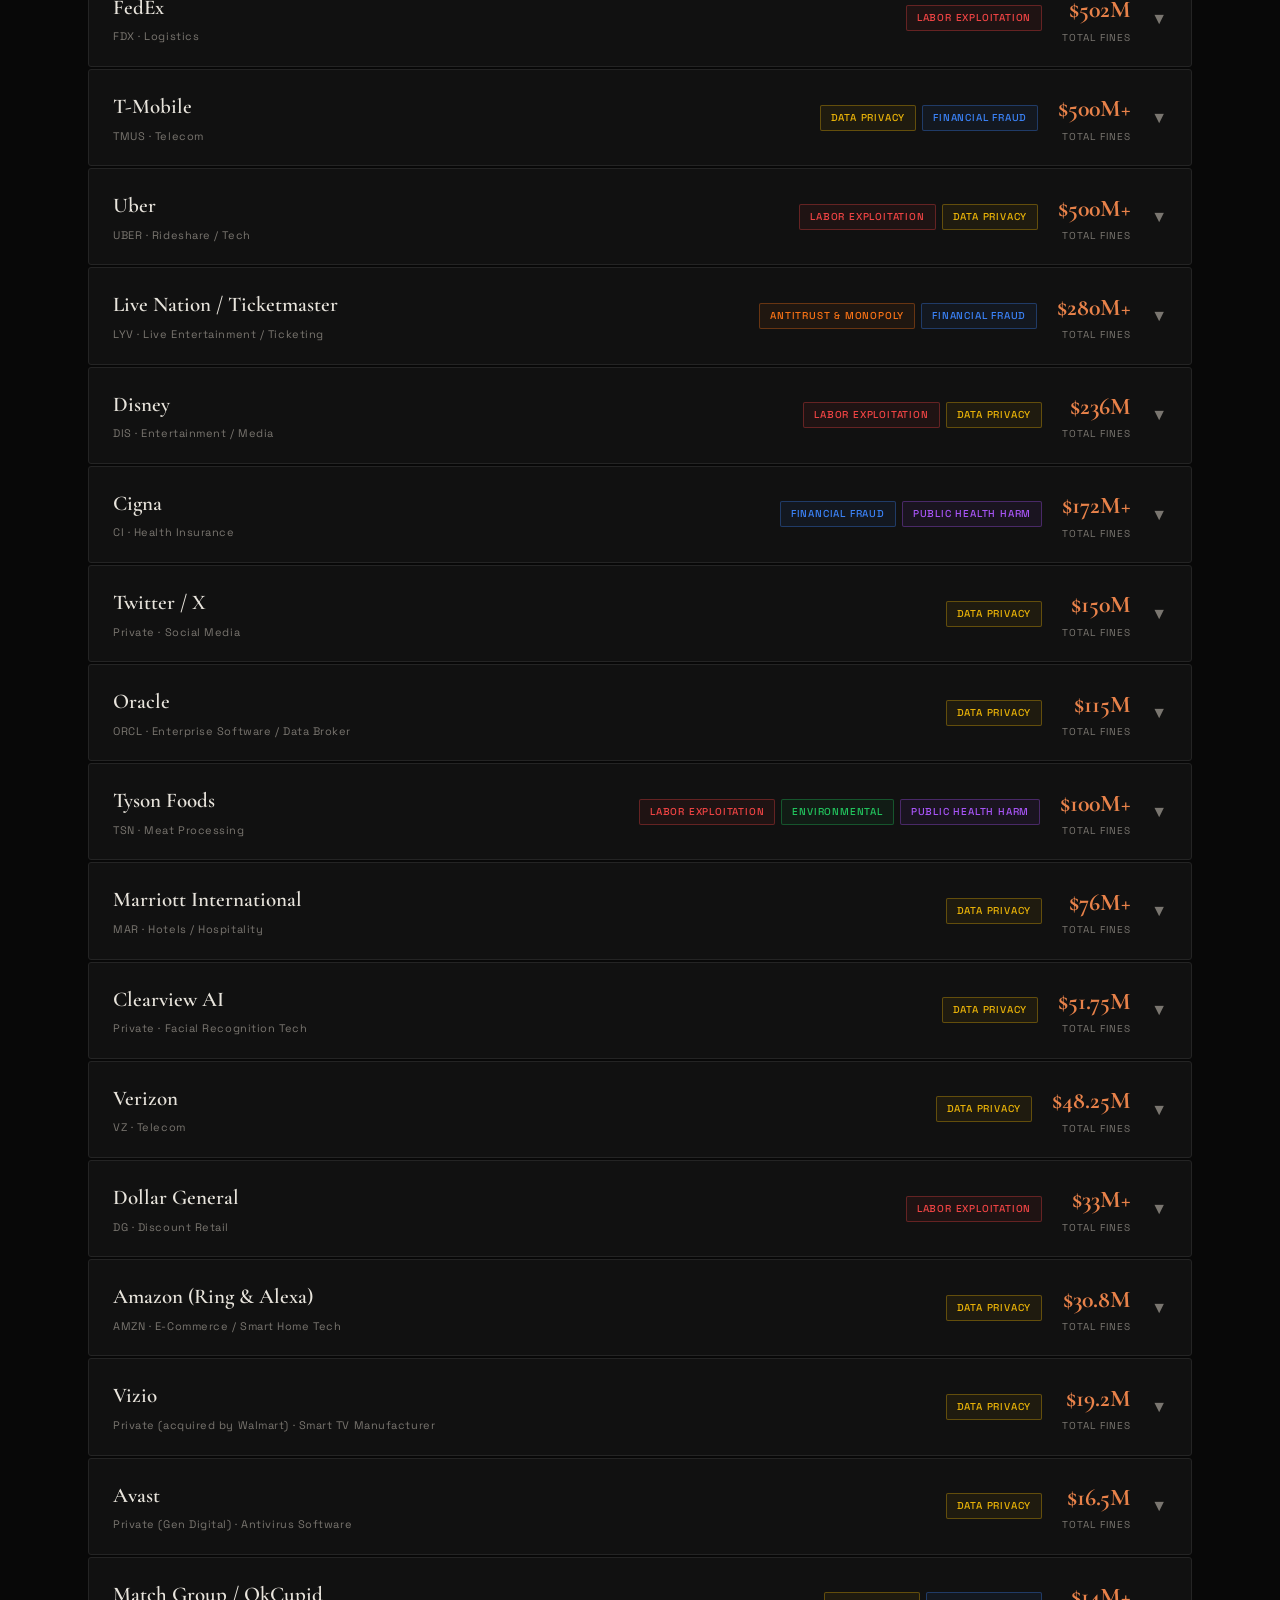
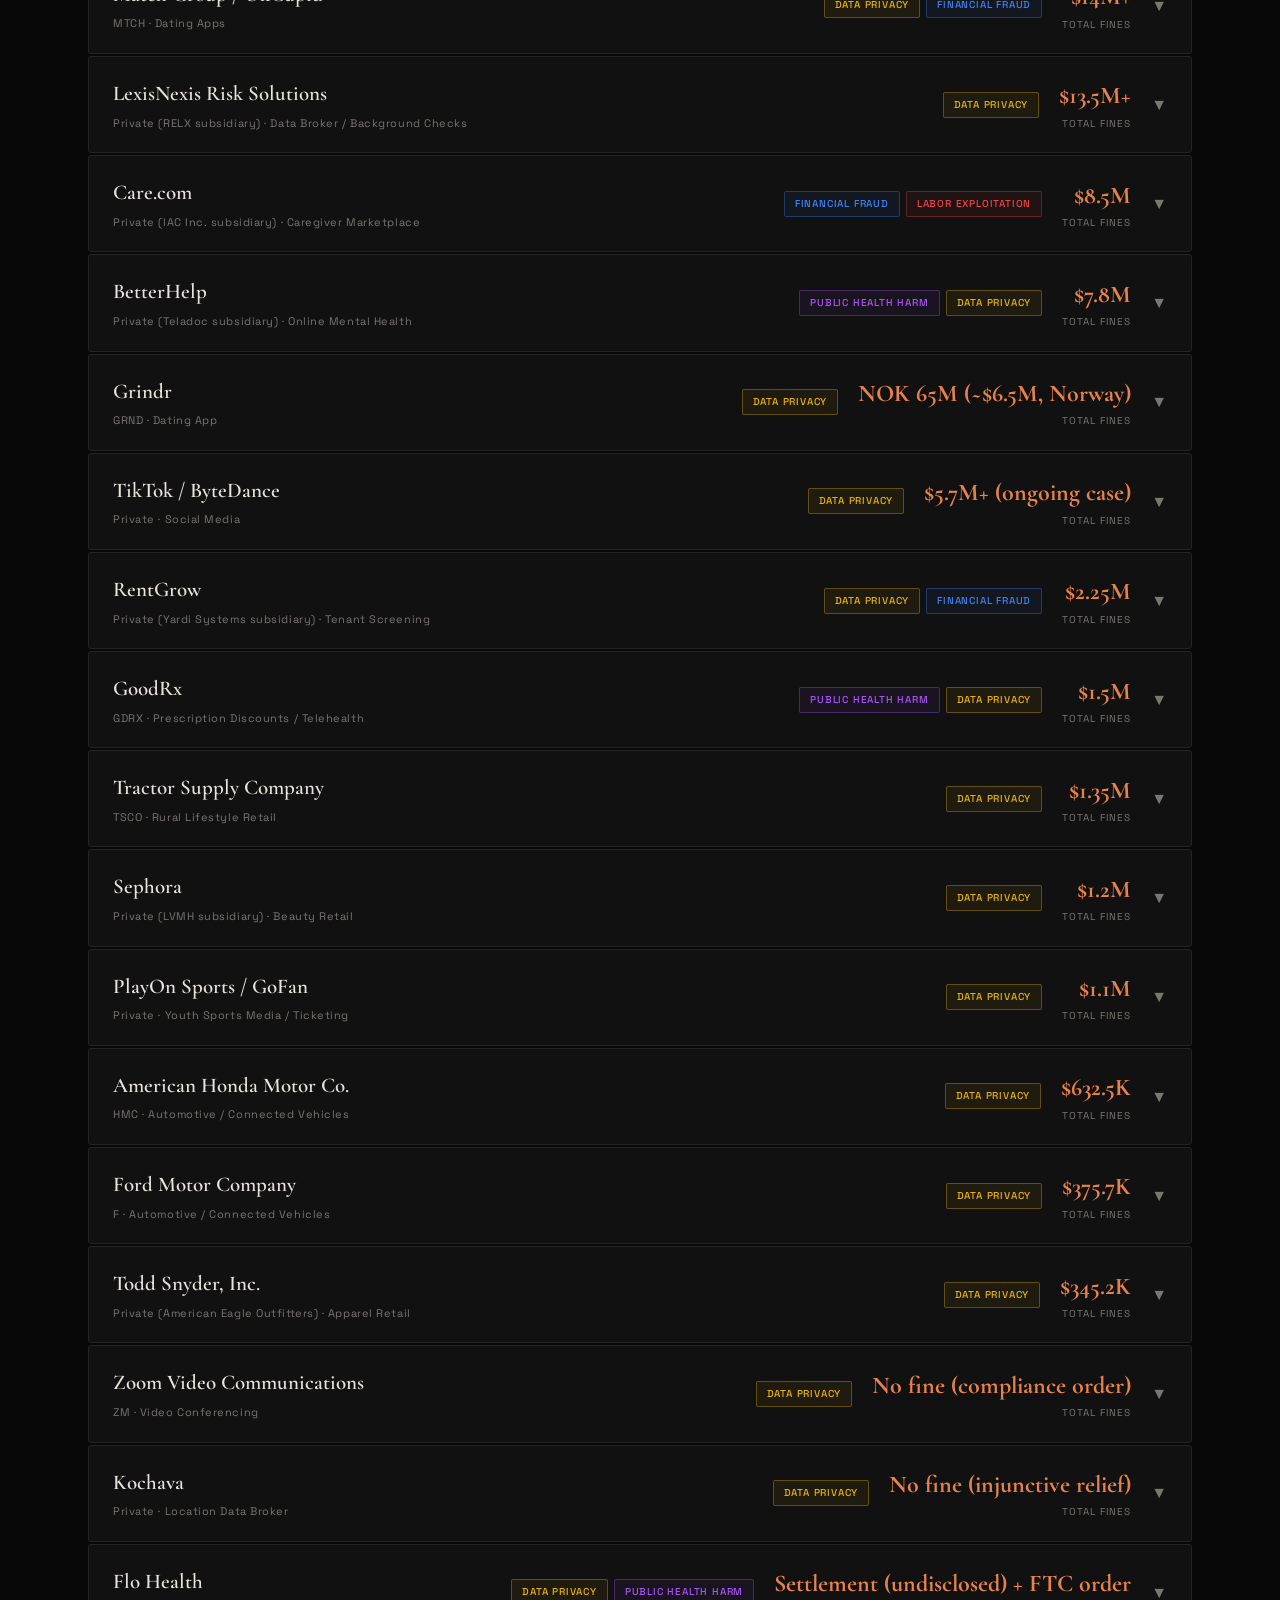
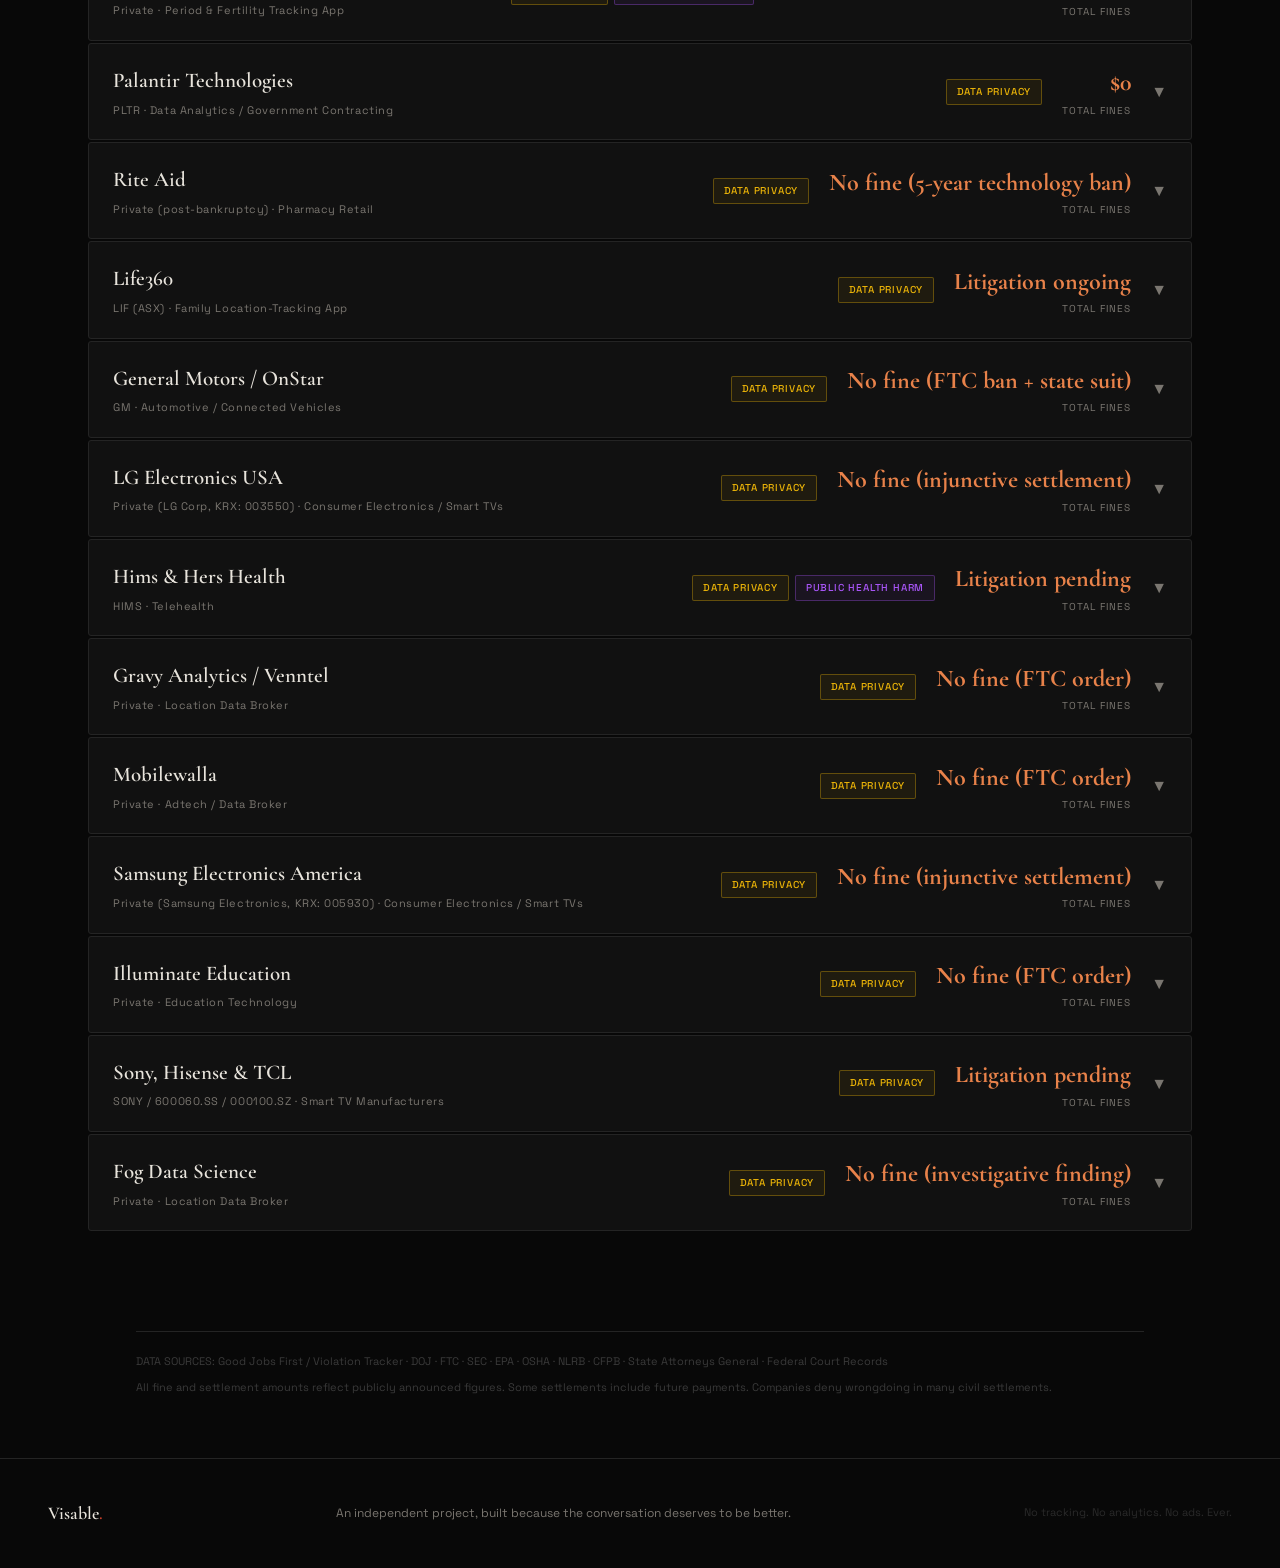
<file: tracker.html>
<!DOCTYPE html>
<html lang="en">
<head>
  <meta charset="UTF-8" />
  <meta name="viewport" content="width=device-width, initial-scale=1.0" />
  <title>Corporate Accountability Dossier | Visable</title>
  <meta property="og:title" content="Corporate Accountability Dossier | Visable">
  <meta property="og:description" content="Documented fines, settlements, and violations from major corporations that affect privacy, a searchable dossier to hold companies accountable.">
  <meta property="og:image" content="/social-share.svg">
  <meta name="twitter:image" content="/social-share.svg">
  <meta property="og:type" content="website">
  <meta property="og:site_name" content="Visable">
  <meta name="twitter:card" content="summary_large_image">
  <meta name="twitter:title" content="Corporate Accountability Dossier | Visable">
  <meta name="twitter:description" content="Documented fines, settlements, and violations from major corporations that affect privacy, a searchable dossier to hold companies accountable.">
  <link rel="preconnect" href="https://fonts.googleapis.com">
  <link href="https://fonts.googleapis.com/css2?family=Cormorant+Garamond:ital,wght@0,400;0,600;0,700;1,400;1,600&family=Space+Grotesk:wght@300;400;500;600&display=swap" rel="stylesheet">
  <link rel="stylesheet" href="style.css">
</head>
<body>

<canvas id="binary-canvas"></canvas>

<!-- NAV -->
<nav id="nav">
  <a href="index.html" class="nav-logo">Visable<span>.</span></a>
  <button class="hamburger" id="hamburger" aria-label="Toggle menu">
    <span></span>
    <span></span>
    <span></span>
  </button>
  <ul id="nav-menu">
    <li><a href="tracker.html" class="active">Corporate Dossier</a></li>
    <li><a href="pe-tracker.html">PE Ownership</a></li>
    <li class="nav-group">
      <button type="button" class="nav-group-btn" aria-expanded="false" aria-controls="nav-deep-dives" aria-haspopup="true">Deep Dives<span class="nav-group-caret" aria-hidden="true">&#9662;</span></button>
      <ul class="nav-submenu" id="nav-deep-dives">
        <li><a href="flock.html">Flock Cameras</a></li>
        <li><a href="graphene.html">Your Phone</a></li>
        <li><a href="cars.html">Your Car</a></li>
        <li><a href="tv.html">Your TV</a></li>
        <li><a href="palantir.html">Palantir</a></li>
        <li><a href="fog.html">Fog Data Science</a></li>
        <li><a href="age-verification.html">Your ID</a></li>
      </ul>
    </li>
    <li class="nav-group">
      <button type="button" class="nav-group-btn" aria-expanded="false" aria-controls="nav-why-how" aria-haspopup="true">Why &amp; How<span class="nav-group-caret" aria-hidden="true">&#9662;</span></button>
      <ul class="nav-submenu" id="nav-why-how">
        <li><a href="why-this-exists.html">Why This Exists</a></li>
        <li><a href="common-ground.html">Common Ground</a></li>
        <li><a href="enshittification.html">Enshittification</a></li>
        <li><a href="contribute.html">Contribute</a></li>
        <li><a href="donate.html">Donate</a></li>
      </ul>
    </li>
    <li><a href="index.html#tools" class="nav-cta">Honest Mitigation</a></li>
  </ul>
</nav>

<main>
  <!-- HEADER -->
  <div class="dossier-header">
    <div class="section-label">Corporate Accountability Report</div>
    <h1>The companies you trust<br />have a <em>documented</em> record.</h1>
    <p class="dossier-sub">
      Fines, settlements, and violations from America's largest corporations, sourced from federal agencies, courts, and investigative reporting. This is the receipt for "I have nothing to hide."
    </p>
    <div class="dossier-stats">
      <div class="dossier-stat">
        <div class="n" id="stat-companies">0</div>
        <div class="d">Companies Tracked</div>
      </div>
      <div class="dossier-stat">
        <div class="n" id="stat-total-fines">$0B+</div>
        <div class="d">Total Documented Fines</div>
      </div>
      <div class="dossier-stat">
        <div class="n">6</div>
        <div class="d">Violation Categories</div>
      </div>
    </div>
  </div>

  <!-- CONTROLS -->
  <div class="controls-wrap">
    <div class="filter-row" id="filter-row"></div>
    <div class="search-row">
      <input type="text" class="search-input" id="search-input" placeholder="Search companies or industries..." />
      <div class="sort-group">
        <span>Sort:</span>
        <button class="sort-btn active" data-sort="fines">By Fines</button>
        <button class="sort-btn" data-sort="az">A&ndash;Z</button>
      </div>
      <div class="result-count" id="result-count"></div>
    </div>
    <div class="card-list" id="card-list"></div>
    <div class="dossier-footer">
      <div class="dossier-footer-rule"></div>
      <div>DATA SOURCES: Good Jobs First / Violation Tracker · DOJ · FTC · SEC · EPA · OSHA · NLRB · CFPB · State Attorneys General · Federal Court Records</div>
      <div style="margin-top: 6px;">All fine and settlement amounts reflect publicly announced figures. Some settlements include future payments. Companies deny wrongdoing in many civil settlements.</div>
    </div>
  </div>
</main>

<footer class="site-footer">
  <div class="logo">Visable<span>.</span></div>
  <p>An independent project, built because the conversation deserves to be better.</p>
  <p style="color: #2a2a2a; font-size: 11px;">No tracking. No analytics. No ads. Ever.</p>
</footer>

<script src="tracker.js"></script>
<script src="binary-background.js"></script>
<script src="main.js"></script>
</body>
</html>
</file>
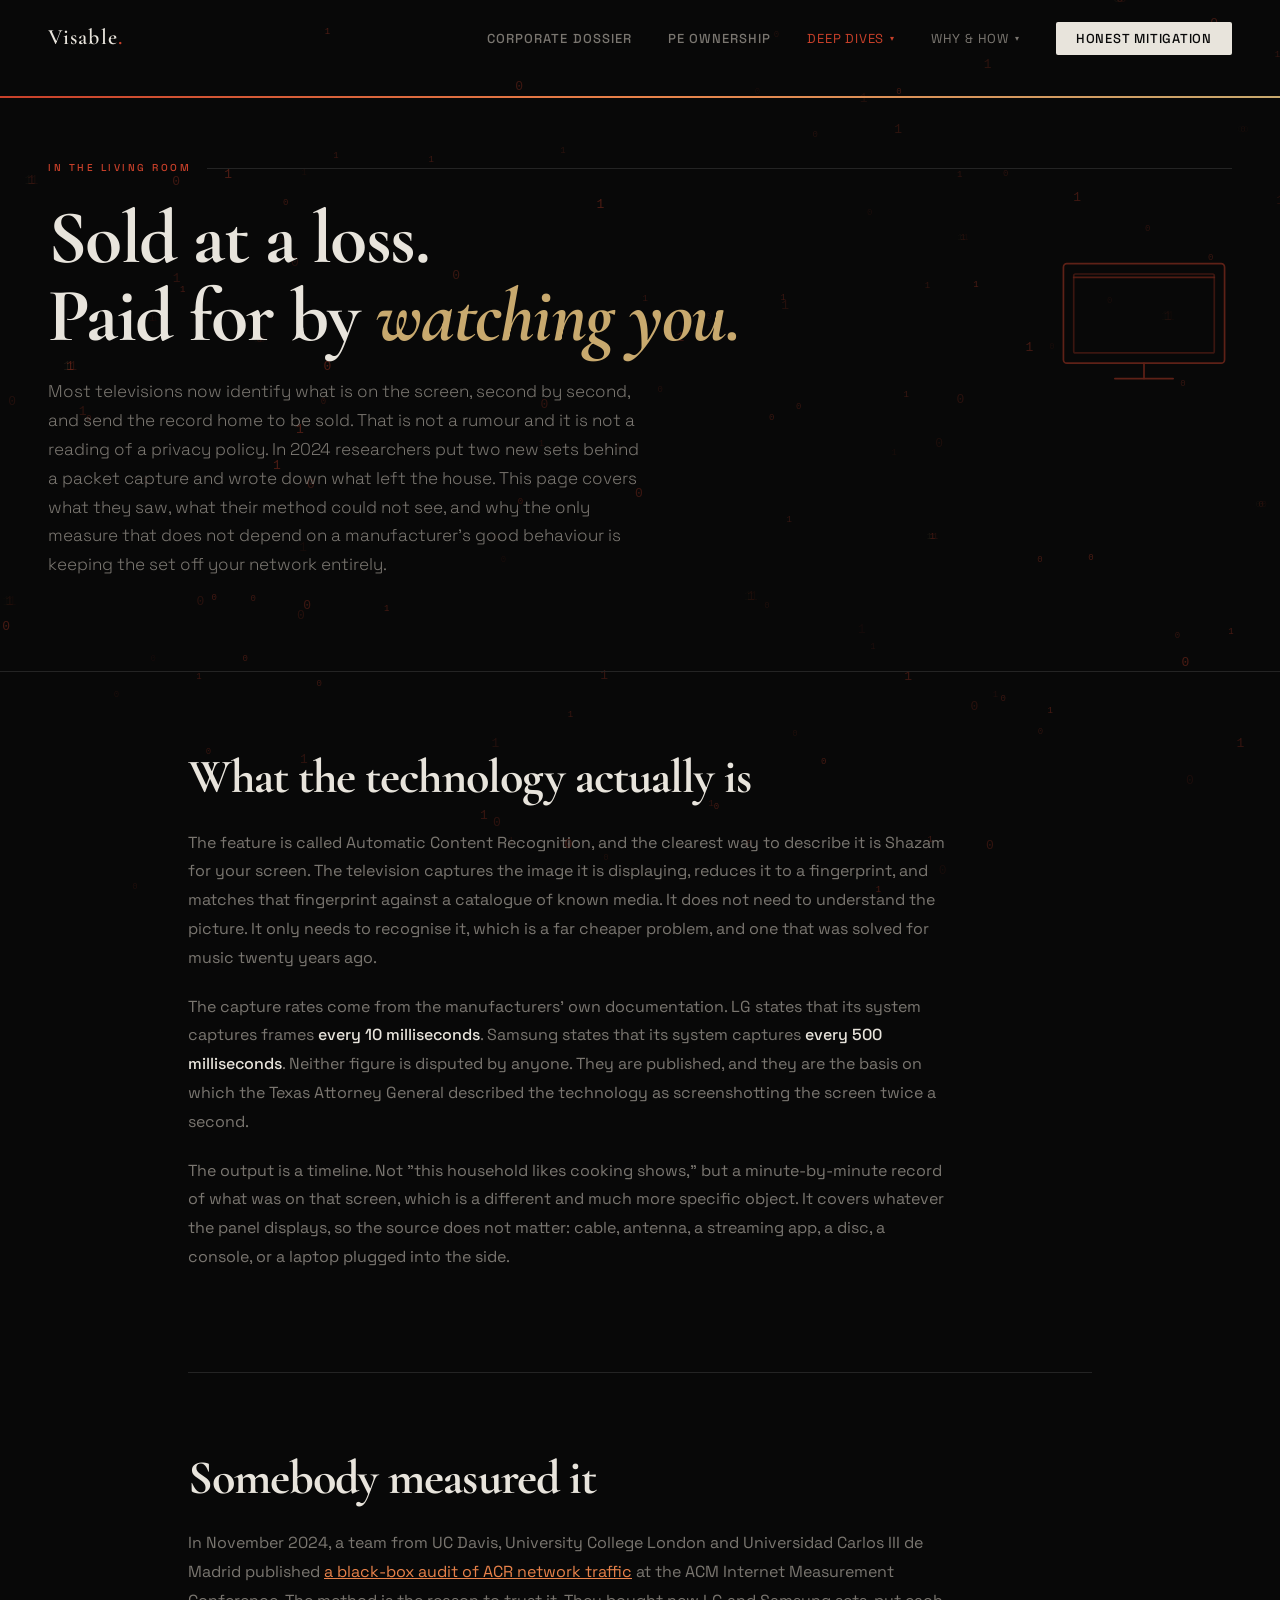
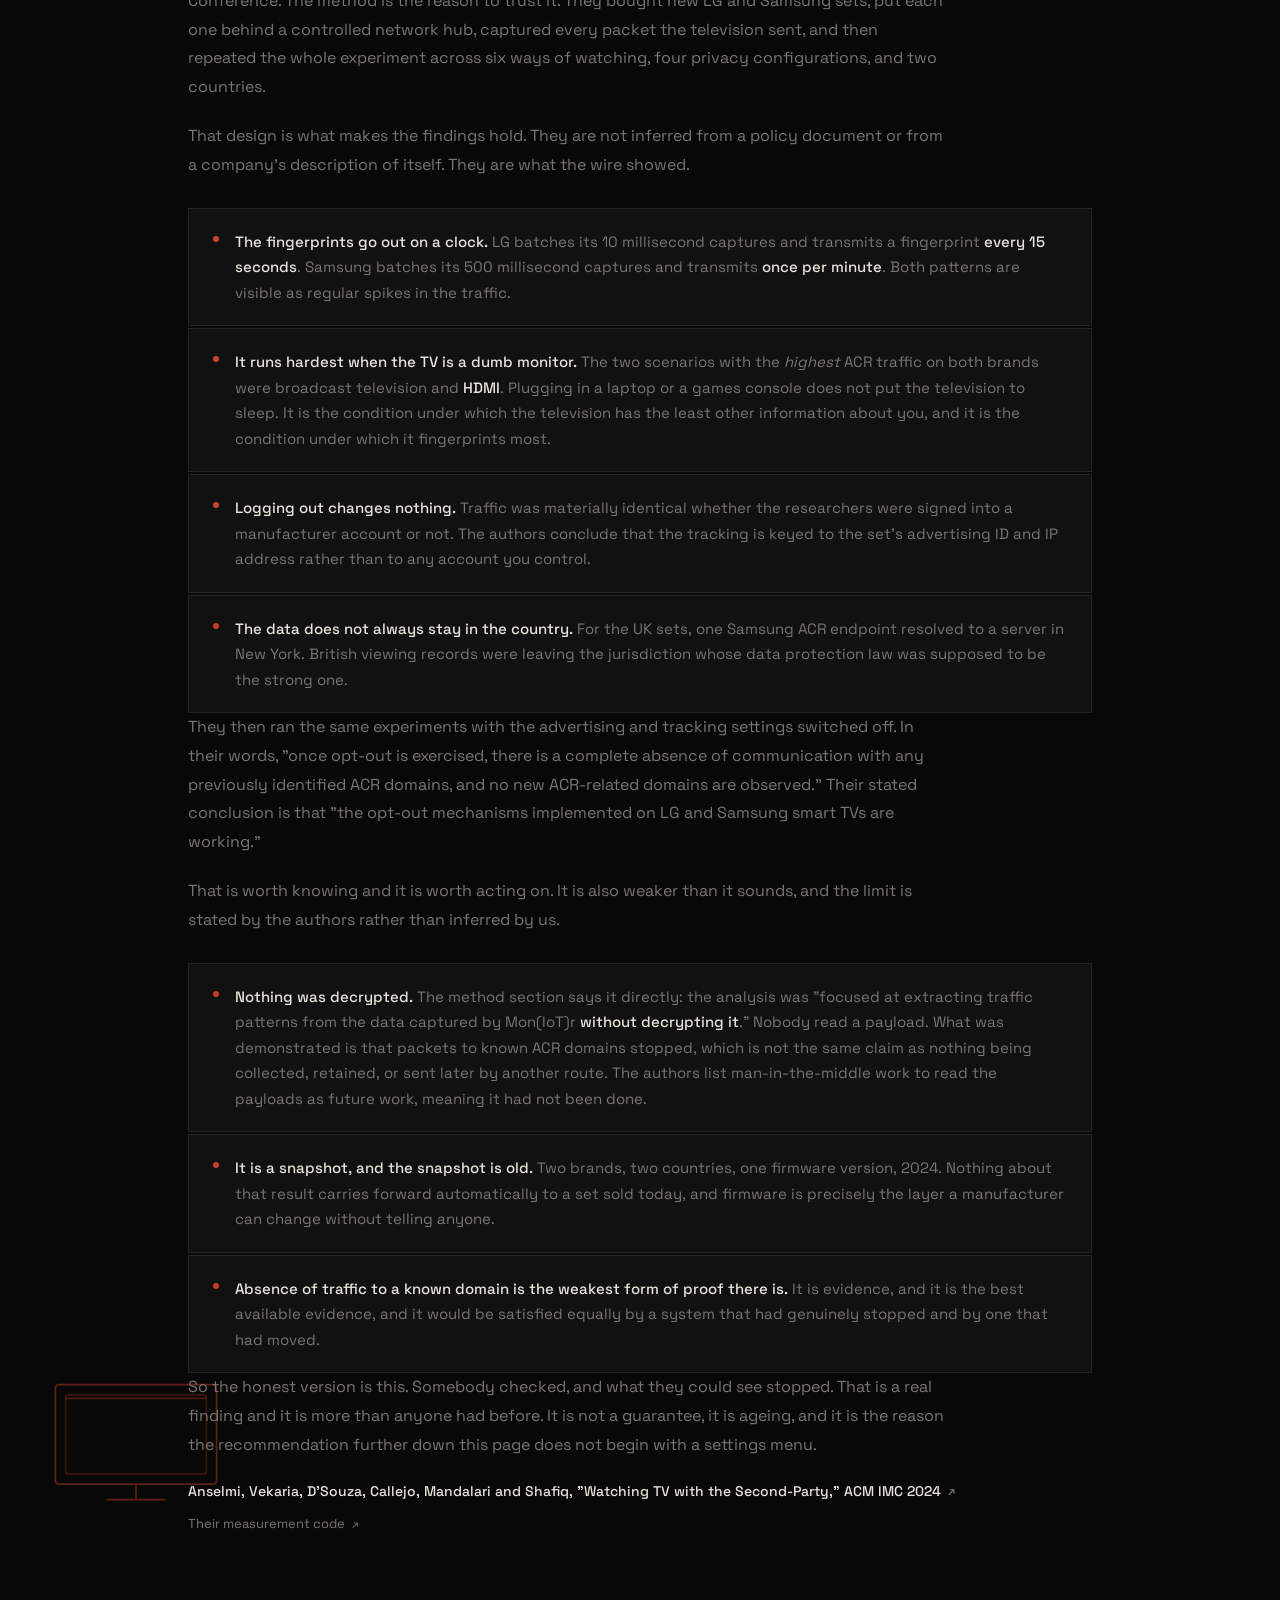
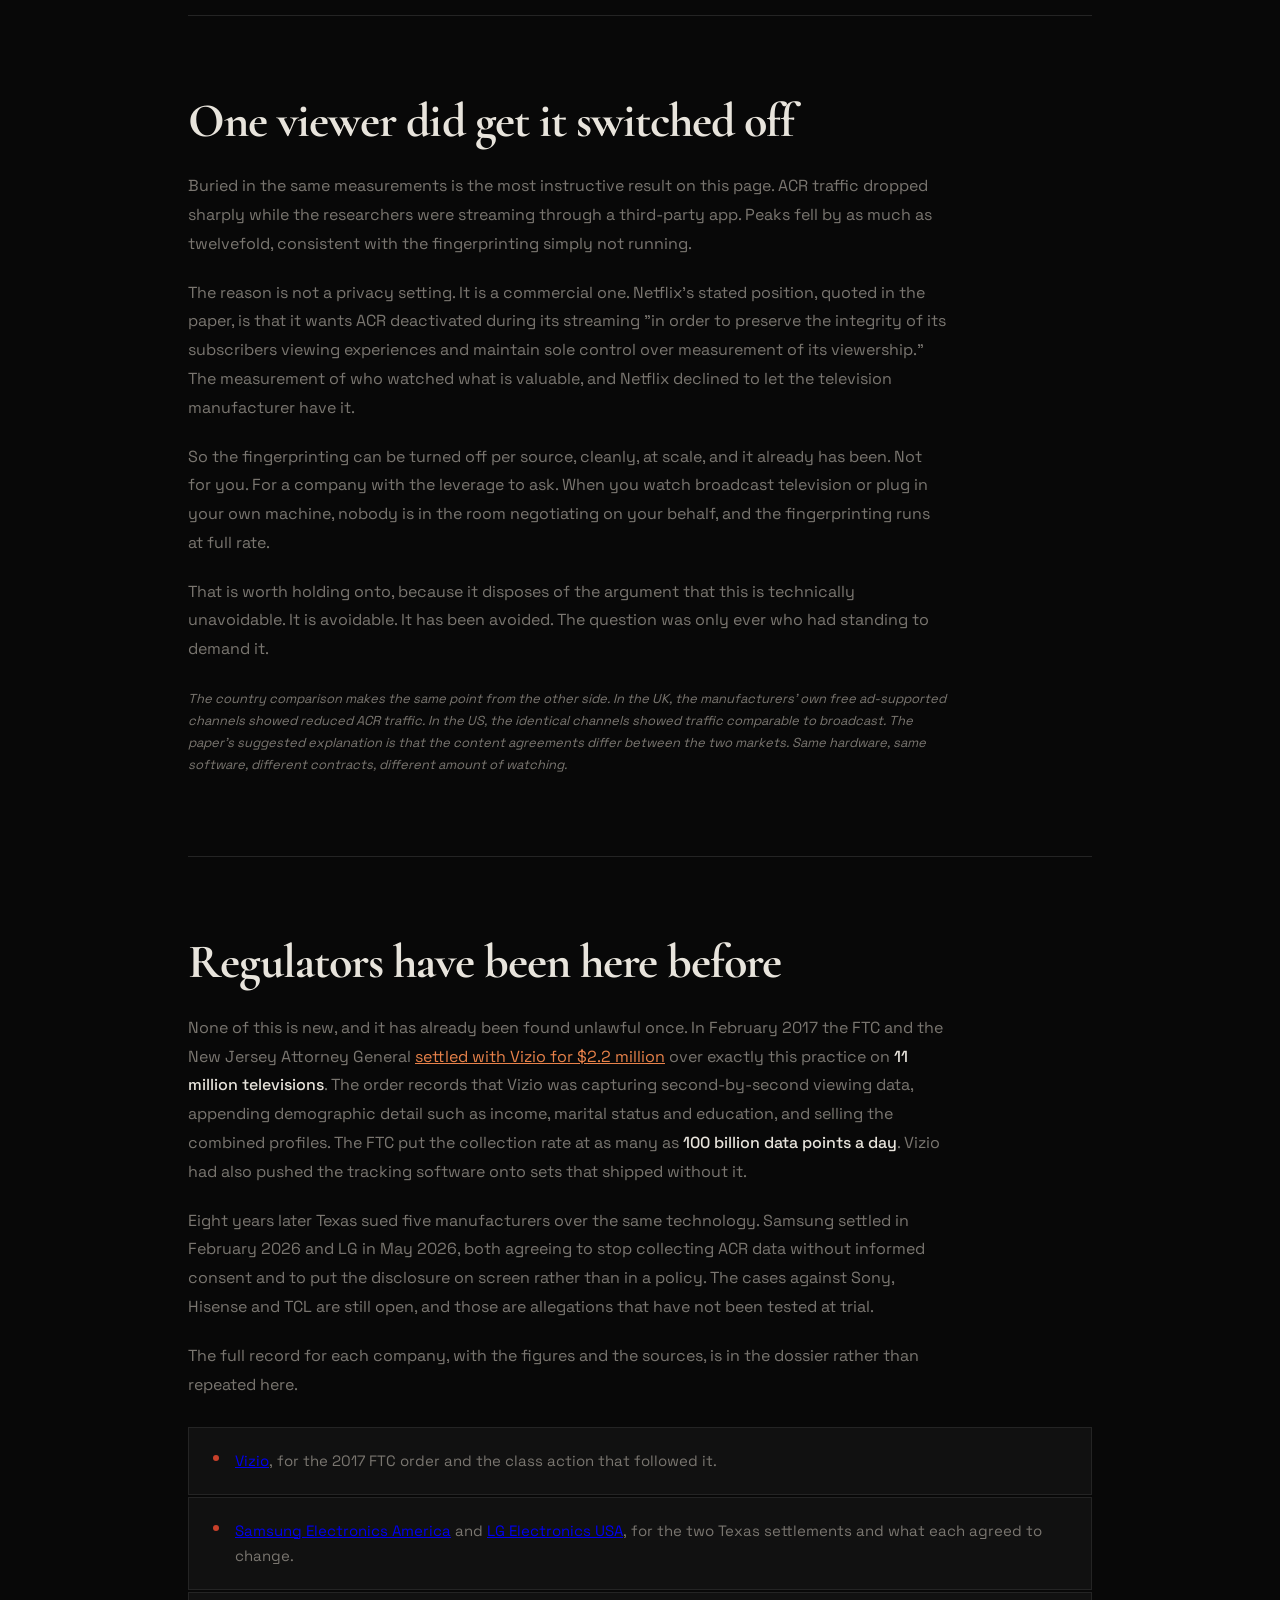
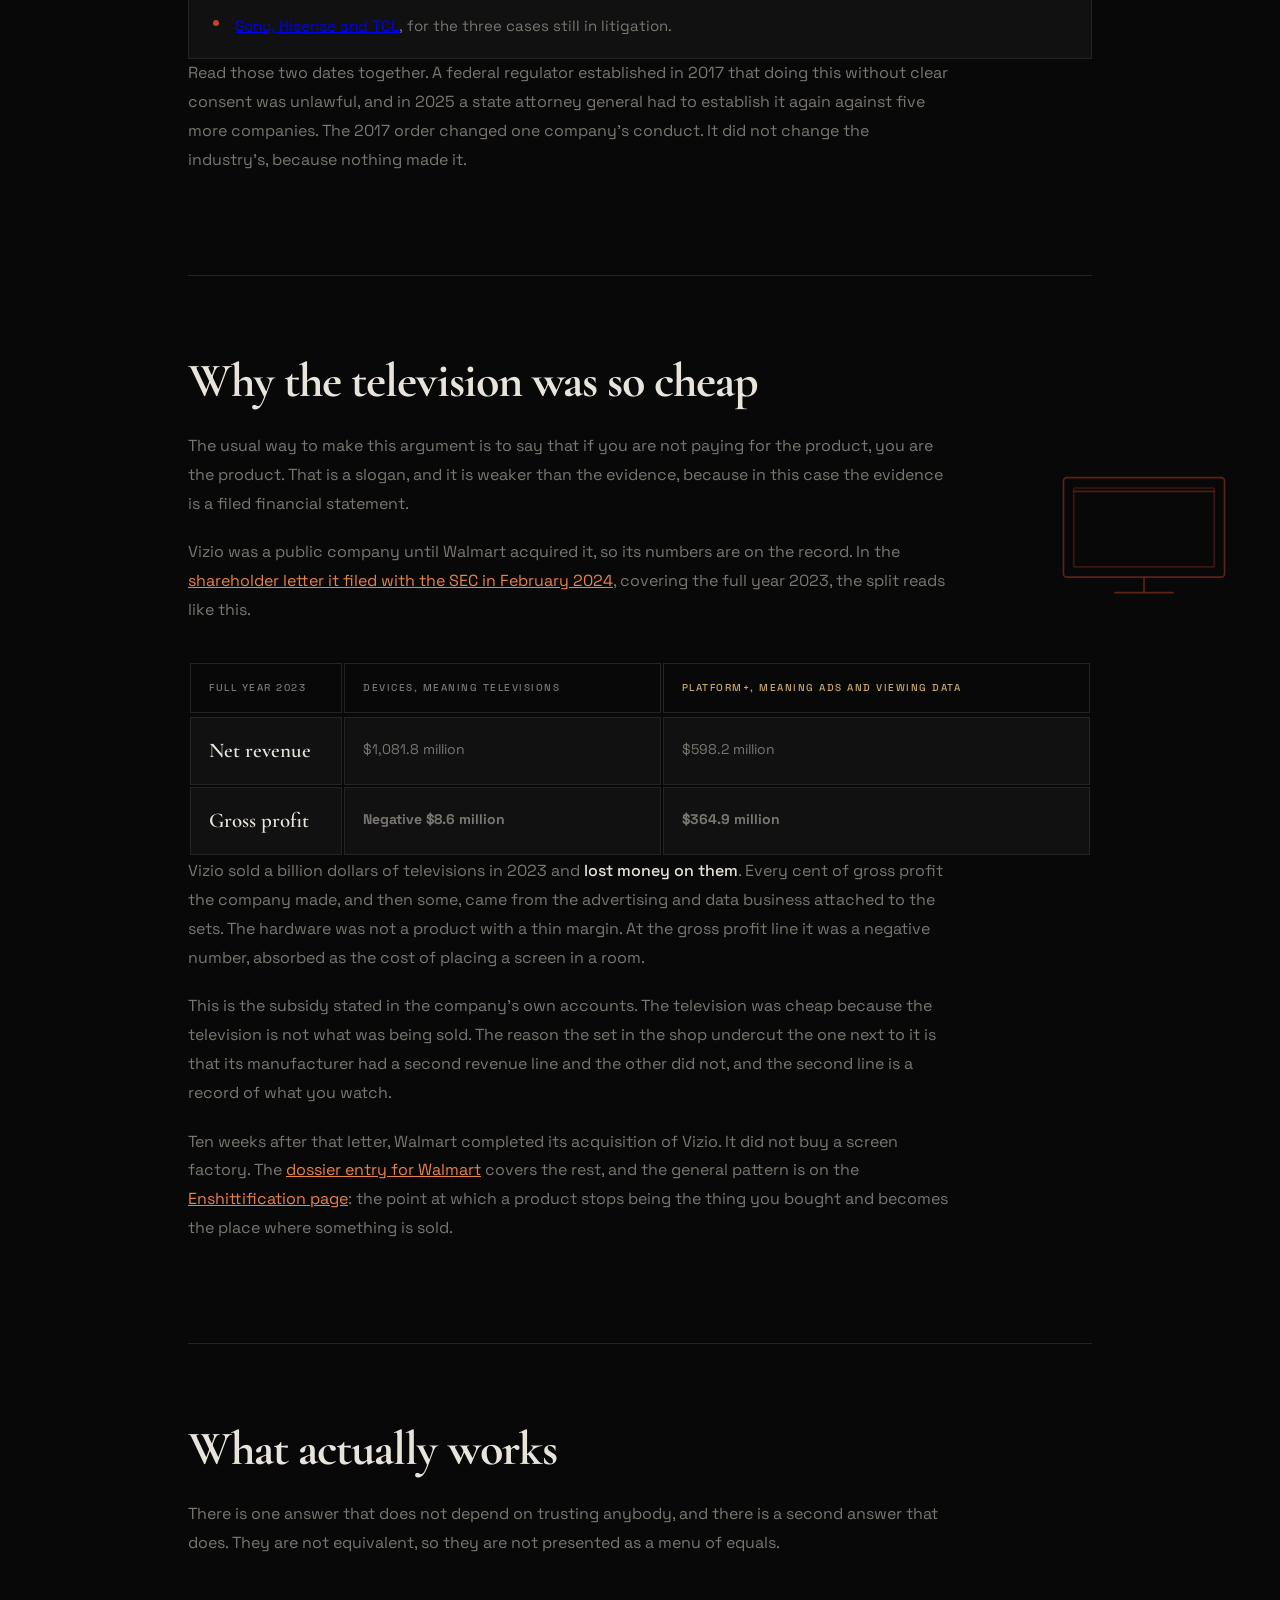
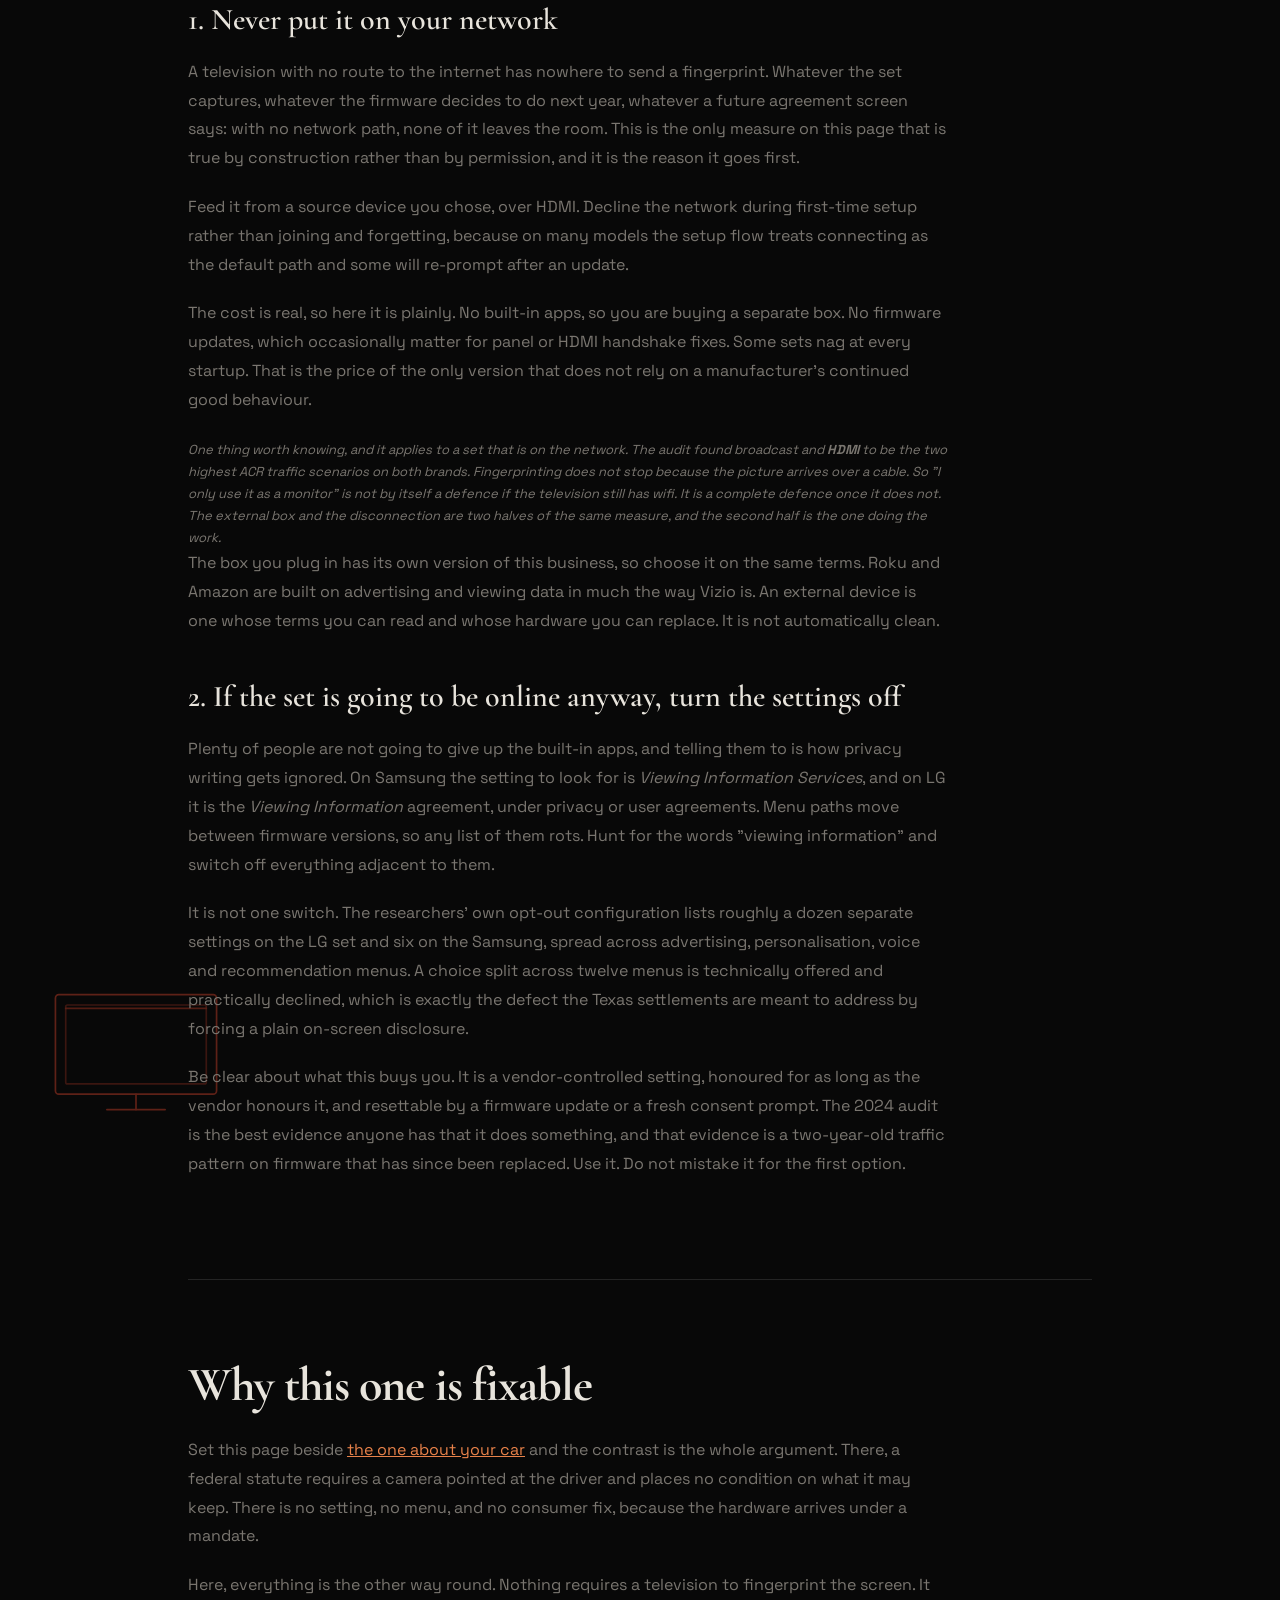
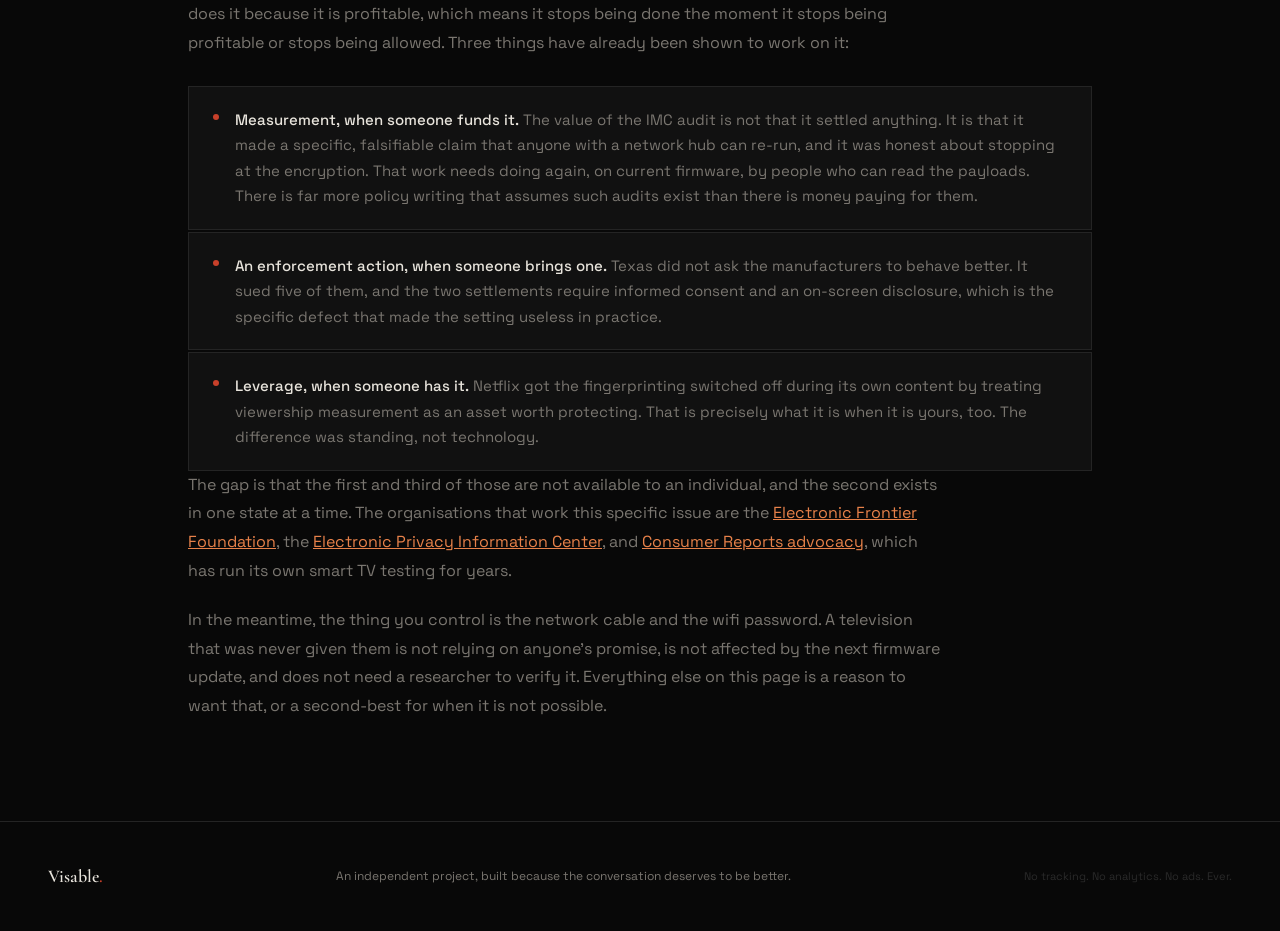
<file: tv.html>
<!DOCTYPE html>
<html lang="en">
<head>
  <meta charset="UTF-8" />
  <meta name="viewport" content="width=device-width, initial-scale=1.0" />
  <title>Your TV: Sold At A Loss | Visable</title>
  <meta property="og:title" content="Your TV: Sold At A Loss | Visable">
  <meta property="og:description" content="Smart TVs fingerprint what is on screen and sell the record. Researchers measured it in 2024, but never decrypted a payload. The only measure that does not depend on a manufacturer's good behaviour is keeping the set off your network.">
  <meta property="og:image" content="/social-share.svg">
  <meta name="twitter:image" content="/social-share.svg">
  <meta property="og:type" content="website">
  <meta property="og:site_name" content="Visable">
  <meta name="twitter:card" content="summary_large_image">
  <meta name="twitter:title" content="Your TV: Sold At A Loss | Visable">
  <meta name="twitter:description" content="Smart TVs fingerprint what is on screen and sell the record. Researchers measured it in 2024, but never decrypted a payload. The only measure that does not depend on a manufacturer's good behaviour is keeping the set off your network.">
  <link rel="preconnect" href="https://fonts.googleapis.com">
  <link href="https://fonts.googleapis.com/css2?family=Cormorant+Garamond:ital,wght@0,400;0,600;0,700;1,400;1,600&family=Space+Grotesk:wght@300;400;500;600&display=swap" rel="stylesheet">
  <link rel="stylesheet" href="style.css">
  <link rel="icon" href="favicon.svg" type="image/svg+xml">
</head>
<body>
  <canvas id="binary-canvas" class="binary-canvas" aria-hidden="true"></canvas>

<!-- NAV -->
<nav id="nav">
  <a href="index.html" class="nav-logo">Visable<span>.</span></a>
  <button class="hamburger" id="hamburger" aria-label="Toggle menu">
    <span></span>
    <span></span>
    <span></span>
  </button>
  <ul id="nav-menu">
    <li><a href="tracker.html">Corporate Dossier</a></li>
    <li><a href="pe-tracker.html">PE Ownership</a></li>
    <li class="nav-group">
      <button type="button" class="nav-group-btn active" aria-expanded="false" aria-controls="nav-deep-dives" aria-haspopup="true">Deep Dives<span class="nav-group-caret" aria-hidden="true">&#9662;</span></button>
      <ul class="nav-submenu" id="nav-deep-dives">
        <li><a href="flock.html">Flock Cameras</a></li>
        <li><a href="graphene.html">Your Phone</a></li>
        <li><a href="cars.html">Your Car</a></li>
        <li><a href="tv.html" class="active">Your TV</a></li>
        <li><a href="palantir.html">Palantir</a></li>
        <li><a href="fog.html">Fog Data Science</a></li>
        <li><a href="age-verification.html">Your ID</a></li>
      </ul>
    </li>
    <li class="nav-group">
      <button type="button" class="nav-group-btn" aria-expanded="false" aria-controls="nav-why-how" aria-haspopup="true">Why &amp; How<span class="nav-group-caret" aria-hidden="true">&#9662;</span></button>
      <ul class="nav-submenu" id="nav-why-how">
        <li><a href="why-this-exists.html">Why This Exists</a></li>
        <li><a href="common-ground.html">Common Ground</a></li>
        <li><a href="enshittification.html">Enshittification</a></li>
        <li><a href="contribute.html">Contribute</a></li>
        <li><a href="donate.html">Donate</a></li>
      </ul>
    </li>
    <li><a href="index.html#tools" class="nav-cta">Honest Mitigation</a></li>
  </ul>
</nav>

<main class="flock-main">

  <div class="tv-glow-layer" aria-hidden="true">
    <div class="tv-glow-scene side-right glow-scene-1">
      <svg viewBox="0 0 280 250" fill="none">
        <g stroke="currentColor" stroke-width="2" stroke-linecap="round" stroke-linejoin="round">
          <rect x="46" y="86" width="188" height="116" rx="4" />
          <path d="M140 202v18" />
          <path d="M106 220h68" />
          <rect x="58" y="98" width="164" height="92" rx="2" opacity=".6" />
          <g class="tv-scan"><path d="M58 102h164" opacity=".85" /></g>
          <g class="tv-fp tv-fp-1">
            <path d="M92 78v-12M100 78v-20M108 78v-8M116 78v-16M124 78v-11" />
          </g>
          <g class="tv-fp tv-fp-2">
            <path d="M140 78v-16M148 78v-9M156 78v-19M164 78v-12M172 78v-7" />
          </g>
          <g class="tv-fp tv-fp-3">
            <path d="M116 78v-10M124 78v-18M132 78v-13M140 78v-21M148 78v-9" />
          </g>
        </g>
      </svg>
    </div>
    <div class="tv-glow-scene side-left glow-scene-2">
      <svg viewBox="0 0 280 250" fill="none">
        <g stroke="currentColor" stroke-width="2" stroke-linecap="round" stroke-linejoin="round">
          <rect x="46" y="86" width="188" height="116" rx="4" />
          <path d="M140 202v18" />
          <path d="M106 220h68" />
          <rect x="58" y="98" width="164" height="92" rx="2" opacity=".6" />
          <g class="tv-scan"><path d="M58 102h164" opacity=".85" /></g>
          <g class="tv-fp tv-fp-1">
            <path d="M92 78v-12M100 78v-20M108 78v-8M116 78v-16M124 78v-11" />
          </g>
          <g class="tv-fp tv-fp-2">
            <path d="M140 78v-16M148 78v-9M156 78v-19M164 78v-12M172 78v-7" />
          </g>
          <g class="tv-fp tv-fp-3">
            <path d="M116 78v-10M124 78v-18M132 78v-13M140 78v-21M148 78v-9" />
          </g>
        </g>
      </svg>
    </div>
    <div class="tv-glow-scene side-right glow-scene-3">
      <svg viewBox="0 0 280 250" fill="none">
        <g stroke="currentColor" stroke-width="2" stroke-linecap="round" stroke-linejoin="round">
          <rect x="46" y="86" width="188" height="116" rx="4" />
          <path d="M140 202v18" />
          <path d="M106 220h68" />
          <rect x="58" y="98" width="164" height="92" rx="2" opacity=".6" />
          <g class="tv-scan"><path d="M58 102h164" opacity=".85" /></g>
          <g class="tv-fp tv-fp-1">
            <path d="M92 78v-12M100 78v-20M108 78v-8M116 78v-16M124 78v-11" />
          </g>
          <g class="tv-fp tv-fp-2">
            <path d="M140 78v-16M148 78v-9M156 78v-19M164 78v-12M172 78v-7" />
          </g>
          <g class="tv-fp tv-fp-3">
            <path d="M116 78v-10M124 78v-18M132 78v-13M140 78v-21M148 78v-9" />
          </g>
        </g>
      </svg>
    </div>
    <div class="tv-glow-scene side-left glow-scene-4">
      <svg viewBox="0 0 280 250" fill="none">
        <g stroke="currentColor" stroke-width="2" stroke-linecap="round" stroke-linejoin="round">
          <rect x="46" y="86" width="188" height="116" rx="4" />
          <path d="M140 202v18" />
          <path d="M106 220h68" />
          <rect x="58" y="98" width="164" height="92" rx="2" opacity=".6" />
          <g class="tv-scan"><path d="M58 102h164" opacity=".85" /></g>
          <g class="tv-fp tv-fp-1">
            <path d="M92 78v-12M100 78v-20M108 78v-8M116 78v-16M124 78v-11" />
          </g>
          <g class="tv-fp tv-fp-2">
            <path d="M140 78v-16M148 78v-9M156 78v-19M164 78v-12M172 78v-7" />
          </g>
          <g class="tv-fp tv-fp-3">
            <path d="M116 78v-10M124 78v-18M132 78v-13M140 78v-21M148 78v-9" />
          </g>
        </g>
      </svg>
    </div>
  </div>

  <div class="dossier-header">
    <div class="section-label">In The Living Room</div>
    <h1>Sold at a loss.<br />Paid for by <em>watching you.</em></h1>
    <p class="dossier-sub">Most televisions now identify what is on the screen, second by second, and send the record home to be sold. That is not a rumour and it is not a reading of a privacy policy. In 2024 researchers put two new sets behind a packet capture and wrote down what left the house. This page covers what they saw, what their method could not see, and why the only measure that does not depend on a manufacturer's good behaviour is keeping the set off your network entirely.</p>
  </div>

  <div class="flock-body">

    <!-- a) WHAT ACR IS -->
    <section class="flock-block" aria-labelledby="acr-h">
      <h2 id="acr-h">What the technology actually is</h2>
      <p>The feature is called Automatic Content Recognition, and the clearest way to describe it is Shazam for your screen. The television captures the image it is displaying, reduces it to a fingerprint, and matches that fingerprint against a catalogue of known media. It does not need to understand the picture. It only needs to recognise it, which is a far cheaper problem, and one that was solved for music twenty years ago.</p>
      <p>The capture rates come from the manufacturers' own documentation. LG states that its system captures frames <strong>every 10 milliseconds</strong>. Samsung states that its system captures <strong>every 500 milliseconds</strong>. Neither figure is disputed by anyone. They are published, and they are the basis on which the Texas Attorney General described the technology as screenshotting the screen twice a second.</p>
      <p>The output is a timeline. Not "this household likes cooking shows," but a minute-by-minute record of what was on that screen, which is a different and much more specific object. It covers whatever the panel displays, so the source does not matter: cable, antenna, a streaming app, a disc, a console, or a laptop plugged into the side.</p>
    </section>

    <!-- b) THE AUDIT -->
    <section class="flock-block" aria-labelledby="audit-h">
      <h2 id="audit-h">Somebody measured it</h2>
      <p>In November 2024, a team from UC Davis, University College London and Universidad Carlos III de Madrid published <a href="https://arxiv.org/abs/2409.06203" target="_blank" rel="noopener noreferrer">a black-box audit of ACR network traffic</a> at the ACM Internet Measurement Conference. The method is the reason to trust it. They bought new LG and Samsung sets, put each one behind a controlled network hub, captured every packet the television sent, and then repeated the whole experiment across six ways of watching, four privacy configurations, and two countries.</p>
      <p>That design is what makes the findings hold. They are not inferred from a policy document or from a company's description of itself. They are what the wire showed.</p>
      <ul class="flock-list">
        <li><strong>The fingerprints go out on a clock.</strong> LG batches its 10 millisecond captures and transmits a fingerprint <strong>every 15 seconds</strong>. Samsung batches its 500 millisecond captures and transmits <strong>once per minute</strong>. Both patterns are visible as regular spikes in the traffic.</li>
        <li><strong>It runs hardest when the TV is a dumb monitor.</strong> The two scenarios with the <em>highest</em> ACR traffic on both brands were broadcast television and <strong>HDMI</strong>. Plugging in a laptop or a games console does not put the television to sleep. It is the condition under which the television has the least other information about you, and it is the condition under which it fingerprints most.</li>
        <li><strong>Logging out changes nothing.</strong> Traffic was materially identical whether the researchers were signed into a manufacturer account or not. The authors conclude that the tracking is keyed to the set's advertising ID and IP address rather than to any account you control.</li>
        <li><strong>The data does not always stay in the country.</strong> For the UK sets, one Samsung ACR endpoint resolved to a server in New York. British viewing records were leaving the jurisdiction whose data protection law was supposed to be the strong one.</li>
      </ul>
      <p>They then ran the same experiments with the advertising and tracking settings switched off. In their words, "once opt-out is exercised, there is a complete absence of communication with any previously identified ACR domains, and no new ACR-related domains are observed." Their stated conclusion is that "the opt-out mechanisms implemented on LG and Samsung smart TVs are working."</p>
      <p>That is worth knowing and it is worth acting on. It is also weaker than it sounds, and the limit is stated by the authors rather than inferred by us.</p>
      <ul class="flock-list">
        <li><strong>Nothing was decrypted.</strong> The method section says it directly: the analysis was "focused at extracting traffic patterns from the data captured by Mon(IoT)r <strong>without decrypting it</strong>." Nobody read a payload. What was demonstrated is that packets to known ACR domains stopped, which is not the same claim as nothing being collected, retained, or sent later by another route. The authors list man-in-the-middle work to read the payloads as future work, meaning it had not been done.</li>
        <li><strong>It is a snapshot, and the snapshot is old.</strong> Two brands, two countries, one firmware version, 2024. Nothing about that result carries forward automatically to a set sold today, and firmware is precisely the layer a manufacturer can change without telling anyone.</li>
        <li><strong>Absence of traffic to a known domain is the weakest form of proof there is.</strong> It is evidence, and it is the best available evidence, and it would be satisfied equally by a system that had genuinely stopped and by one that had moved.</li>
      </ul>
      <p>So the honest version is this. Somebody checked, and what they could see stopped. That is a real finding and it is more than anyone had before. It is not a guarantee, it is ageing, and it is the reason the recommendation further down this page does not begin with a settings menu.</p>
      <div class="hm-action-links">
        <a class="ext-link" href="https://arxiv.org/abs/2409.06203" target="_blank" rel="noopener noreferrer">Anselmi, Vekaria, D'Souza, Callejo, Mandalari and Shafiq, "Watching TV with the Second-Party," ACM IMC 2024<span class="ext-ind" aria-hidden="true">&#8599;</span><span class="visually-hidden"> (opens in a new tab)</span></a>
        <a class="ext-link secondary" href="https://github.com/SafeNetIoT/ACR" target="_blank" rel="noopener noreferrer">Their measurement code<span class="ext-ind" aria-hidden="true">&#8599;</span><span class="visually-hidden"> (opens in a new tab)</span></a>
      </div>
    </section>

    <!-- c) THE PARTY WHO GOT IT SWITCHED OFF -->
    <section class="flock-block" aria-labelledby="netflix-h">
      <h2 id="netflix-h">One viewer did get it switched off</h2>
      <p>Buried in the same measurements is the most instructive result on this page. ACR traffic dropped sharply while the researchers were streaming through a third-party app. Peaks fell by as much as twelvefold, consistent with the fingerprinting simply not running.</p>
      <p>The reason is not a privacy setting. It is a commercial one. Netflix's stated position, quoted in the paper, is that it wants ACR deactivated during its streaming "in order to preserve the integrity of its subscribers viewing experiences and maintain sole control over measurement of its viewership." The measurement of who watched what is valuable, and Netflix declined to let the television manufacturer have it.</p>
      <p>So the fingerprinting can be turned off per source, cleanly, at scale, and it already has been. Not for you. For a company with the leverage to ask. When you watch broadcast television or plug in your own machine, nobody is in the room negotiating on your behalf, and the fingerprinting runs at full rate.</p>
      <p>That is worth holding onto, because it disposes of the argument that this is technically unavoidable. It is avoidable. It has been avoided. The question was only ever who had standing to demand it.</p>
      <div class="flock-caveat">The country comparison makes the same point from the other side. In the UK, the manufacturers' own free ad-supported channels showed reduced ACR traffic. In the US, the identical channels showed traffic comparable to broadcast. The paper's suggested explanation is that the content agreements differ between the two markets. Same hardware, same software, different contracts, different amount of watching.</div>
    </section>

    <!-- d) THE ENFORCEMENT RECORD -->
    <section class="flock-block" aria-labelledby="law-h">
      <h2 id="law-h">Regulators have been here before</h2>
      <p>None of this is new, and it has already been found unlawful once. In February 2017 the FTC and the New Jersey Attorney General <a href="https://www.ftc.gov/news-events/news/press-releases/2017/02/vizio-pay-22-million-ftc-state-new-jersey-settle-charges-it-collected-viewing-histories-11-million" target="_blank" rel="noopener noreferrer">settled with Vizio for $2.2 million</a> over exactly this practice on <strong>11 million televisions</strong>. The order records that Vizio was capturing second-by-second viewing data, appending demographic detail such as income, marital status and education, and selling the combined profiles. The FTC put the collection rate at as many as <strong>100 billion data points a day</strong>. Vizio had also pushed the tracking software onto sets that shipped without it.</p>
      <p>Eight years later Texas sued five manufacturers over the same technology. Samsung settled in February 2026 and LG in May 2026, both agreeing to stop collecting ACR data without informed consent and to put the disclosure on screen rather than in a policy. The cases against Sony, Hisense and TCL are still open, and those are allegations that have not been tested at trial.</p>
      <p>The full record for each company, with the figures and the sources, is in the dossier rather than repeated here.</p>
      <ul class="flock-list">
        <li><a href="tracker.html?company=Vizio">Vizio</a>, for the 2017 FTC order and the class action that followed it.</li>
        <li><a href="tracker.html?company=Samsung%20Electronics%20America">Samsung Electronics America</a> and <a href="tracker.html?company=LG%20Electronics%20USA">LG Electronics USA</a>, for the two Texas settlements and what each agreed to change.</li>
        <li><a href="tracker.html?company=Sony%2C%20Hisense%20%26%20TCL">Sony, Hisense and TCL</a>, for the three cases still in litigation.</li>
      </ul>
      <p>Read those two dates together. A federal regulator established in 2017 that doing this without clear consent was unlawful, and in 2025 a state attorney general had to establish it again against five more companies. The 2017 order changed one company's conduct. It did not change the industry's, because nothing made it.</p>
    </section>

    <!-- e) THE ECONOMICS -->
    <section class="flock-block" aria-labelledby="money-h">
      <h2 id="money-h">Why the television was so cheap</h2>
      <p>The usual way to make this argument is to say that if you are not paying for the product, you are the product. That is a slogan, and it is weaker than the evidence, because in this case the evidence is a filed financial statement.</p>
      <p>Vizio was a public company until Walmart acquired it, so its numbers are on the record. In the <a href="https://www.sec.gov/Archives/edgar/data/1835591/000183559124000008/shareholderletterwex991.htm" target="_blank" rel="noopener noreferrer">shareholder letter it filed with the SEC in February 2024</a>, covering the full year 2023, the split reads like this.</p>
      <div class="hm-table-wrap">
        <table class="hm-table">
          <caption class="visually-hidden">Vizio Holding Corp. full year 2023 results, comparing the hardware business to the advertising and data business.</caption>
          <thead>
            <tr>
              <th scope="col">Full year 2023</th>
              <th scope="col">Devices, meaning televisions</th>
              <th scope="col">Platform+, meaning ads and viewing data</th>
            </tr>
          </thead>
          <tbody>
            <tr>
              <th scope="row" data-label="Full year 2023">Net revenue</th>
              <td data-label="Devices">$1,081.8 million</td>
              <td data-label="Platform+">$598.2 million</td>
            </tr>
            <tr>
              <th scope="row" data-label="Full year 2023">Gross profit</th>
              <td data-label="Devices"><strong>Negative $8.6 million</strong></td>
              <td data-label="Platform+"><strong>$364.9 million</strong></td>
            </tr>
          </tbody>
        </table>
      </div>
      <p>Vizio sold a billion dollars of televisions in 2023 and <strong>lost money on them</strong>. Every cent of gross profit the company made, and then some, came from the advertising and data business attached to the sets. The hardware was not a product with a thin margin. At the gross profit line it was a negative number, absorbed as the cost of placing a screen in a room.</p>
      <p>This is the subsidy stated in the company's own accounts. The television was cheap because the television is not what was being sold. The reason the set in the shop undercut the one next to it is that its manufacturer had a second revenue line and the other did not, and the second line is a record of what you watch.</p>
      <p>Ten weeks after that letter, Walmart completed its acquisition of Vizio. It did not buy a screen factory. The <a href="tracker.html?company=Walmart">dossier entry for Walmart</a> covers the rest, and the general pattern is on the <a href="enshittification.html">Enshittification page</a>: the point at which a product stops being the thing you bought and becomes the place where something is sold.</p>
    </section>

    <!-- f) WHAT WORKS -->
    <section class="flock-block" aria-labelledby="fix-h">
      <h2 id="fix-h">What actually works</h2>
      <p>There is one answer that does not depend on trusting anybody, and there is a second answer that does. They are not equivalent, so they are not presented as a menu of equals.</p>

      <h3>1. Never put it on your network</h3>
      <p>A television with no route to the internet has nowhere to send a fingerprint. Whatever the set captures, whatever the firmware decides to do next year, whatever a future agreement screen says: with no network path, none of it leaves the room. This is the only measure on this page that is true by construction rather than by permission, and it is the reason it goes first.</p>
      <p>Feed it from a source device you chose, over HDMI. Decline the network during first-time setup rather than joining and forgetting, because on many models the setup flow treats connecting as the default path and some will re-prompt after an update.</p>
      <p>The cost is real, so here it is plainly. No built-in apps, so you are buying a separate box. No firmware updates, which occasionally matter for panel or HDMI handshake fixes. Some sets nag at every startup. That is the price of the only version that does not rely on a manufacturer's continued good behaviour.</p>
      <div class="flock-caveat">One thing worth knowing, and it applies to a set that <em>is</em> on the network. The audit found broadcast and <strong>HDMI</strong> to be the two <em>highest</em> ACR traffic scenarios on both brands. Fingerprinting does not stop because the picture arrives over a cable. So "I only use it as a monitor" is not by itself a defence if the television still has wifi. It is a complete defence once it does not. The external box and the disconnection are two halves of the same measure, and the second half is the one doing the work.</div>
      <p>The box you plug in has its own version of this business, so choose it on the same terms. Roku and Amazon are built on advertising and viewing data in much the way Vizio is. An external device is one whose terms you can read and whose hardware you can replace. It is not automatically clean.</p>

      <h3>2. If the set is going to be online anyway, turn the settings off</h3>
      <p>Plenty of people are not going to give up the built-in apps, and telling them to is how privacy writing gets ignored. On Samsung the setting to look for is <em>Viewing Information Services</em>, and on LG it is the <em>Viewing Information</em> agreement, under privacy or user agreements. Menu paths move between firmware versions, so any list of them rots. Hunt for the words "viewing information" and switch off everything adjacent to them.</p>
      <p>It is not one switch. The researchers' own opt-out configuration lists roughly a dozen separate settings on the LG set and six on the Samsung, spread across advertising, personalisation, voice and recommendation menus. A choice split across twelve menus is technically offered and practically declined, which is exactly the defect the Texas settlements are meant to address by forcing a plain on-screen disclosure.</p>
      <p>Be clear about what this buys you. It is a vendor-controlled setting, honoured for as long as the vendor honours it, and resettable by a firmware update or a fresh consent prompt. The 2024 audit is the best evidence anyone has that it does something, and that evidence is a two-year-old traffic pattern on firmware that has since been replaced. Use it. Do not mistake it for the first option.</p>
    </section>

    <!-- g) WHY THIS ONE IS FIXABLE -->
    <section class="flock-block" aria-labelledby="civic-h">
      <h2 id="civic-h">Why this one is fixable</h2>
      <p>Set this page beside <a href="cars.html">the one about your car</a> and the contrast is the whole argument. There, a federal statute requires a camera pointed at the driver and places no condition on what it may keep. There is no setting, no menu, and no consumer fix, because the hardware arrives under a mandate.</p>
      <p>Here, everything is the other way round. Nothing requires a television to fingerprint the screen. It does it because it is profitable, which means it stops being done the moment it stops being profitable or stops being allowed. Three things have already been shown to work on it:</p>
      <ul class="flock-list">
        <li><strong>Measurement, when someone funds it.</strong> The value of the IMC audit is not that it settled anything. It is that it made a specific, falsifiable claim that anyone with a network hub can re-run, and it was honest about stopping at the encryption. That work needs doing again, on current firmware, by people who can read the payloads. There is far more policy writing that assumes such audits exist than there is money paying for them.</li>
        <li><strong>An enforcement action, when someone brings one.</strong> Texas did not ask the manufacturers to behave better. It sued five of them, and the two settlements require informed consent and an on-screen disclosure, which is the specific defect that made the setting useless in practice.</li>
        <li><strong>Leverage, when someone has it.</strong> Netflix got the fingerprinting switched off during its own content by treating viewership measurement as an asset worth protecting. That is precisely what it is when it is yours, too. The difference was standing, not technology.</li>
      </ul>
      <p>The gap is that the first and third of those are not available to an individual, and the second exists in one state at a time. The organisations that work this specific issue are the <a href="https://www.eff.org" target="_blank" rel="noopener noreferrer">Electronic Frontier Foundation</a>, the <a href="https://epic.org" target="_blank" rel="noopener noreferrer">Electronic Privacy Information Center</a>, and <a href="https://advocacy.consumerreports.org" target="_blank" rel="noopener noreferrer">Consumer Reports advocacy</a>, which has run its own smart TV testing for years.</p>
      <p>In the meantime, the thing you control is the network cable and the wifi password. A television that was never given them is not relying on anyone's promise, is not affected by the next firmware update, and does not need a researcher to verify it. Everything else on this page is a reason to want that, or a second-best for when it is not possible.</p>
    </section>

  </div>
</main>

<footer class="site-footer">
  <div class="logo">Visable<span>.</span></div>
  <p>An independent project, built because the conversation deserves to be better.</p>
  <p style="color: #2a2a2a; font-size: 11px;">No tracking. No analytics. No ads. Ever.</p>
</footer>

<script src="binary-background.js"></script>
<script src="main.js"></script>
</body>
</html>
</file>
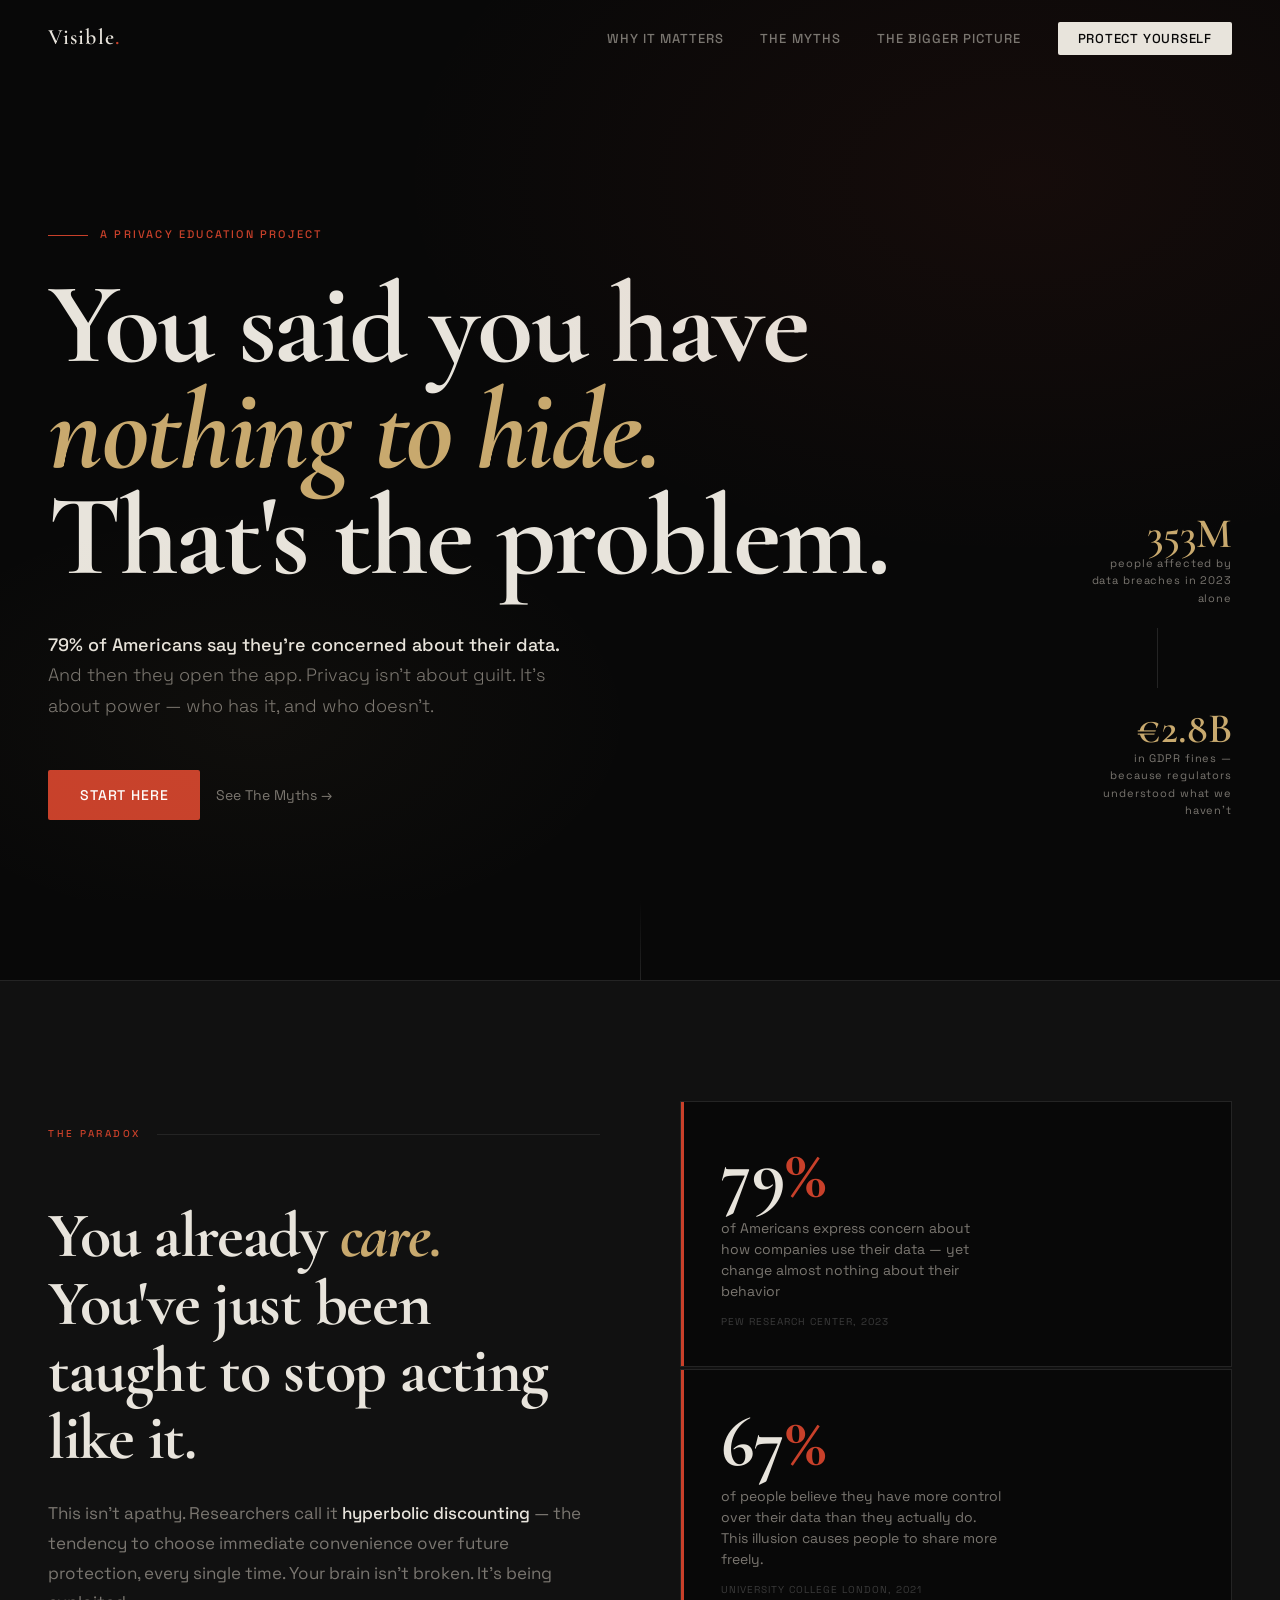
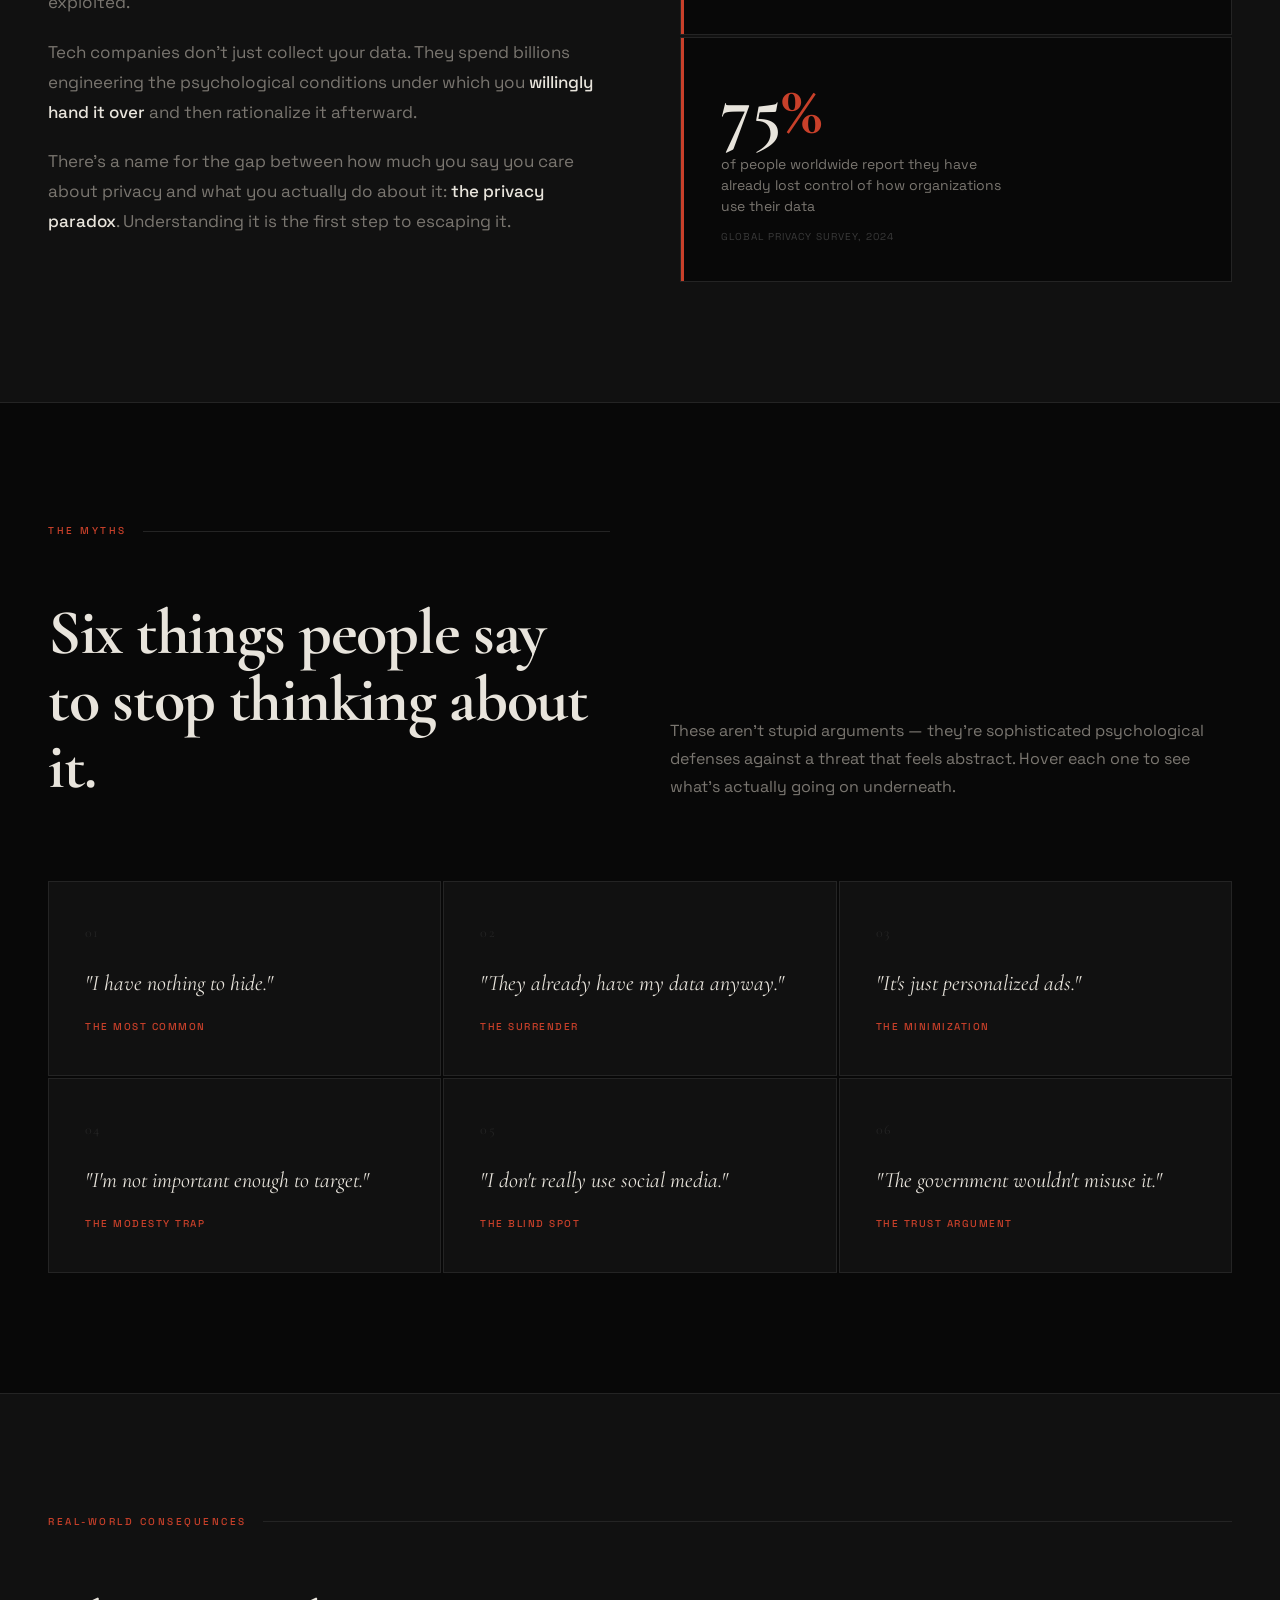
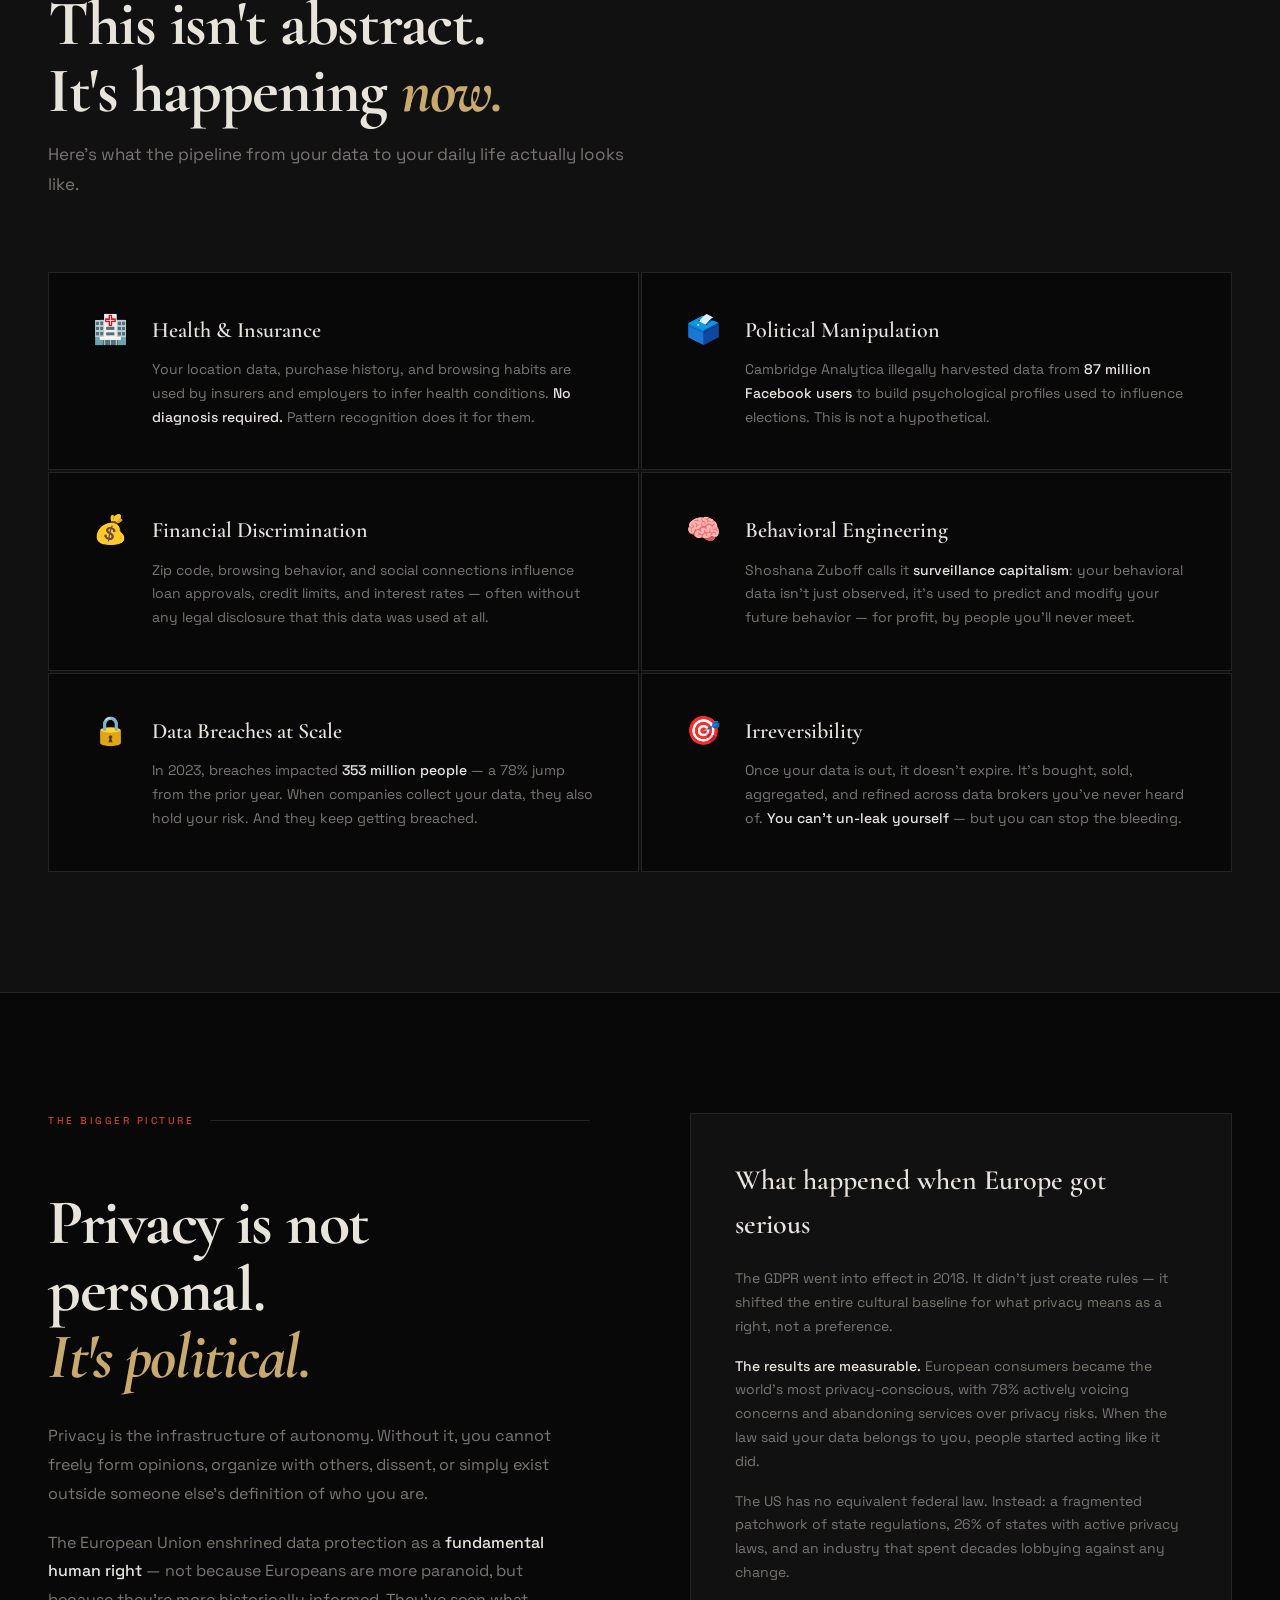
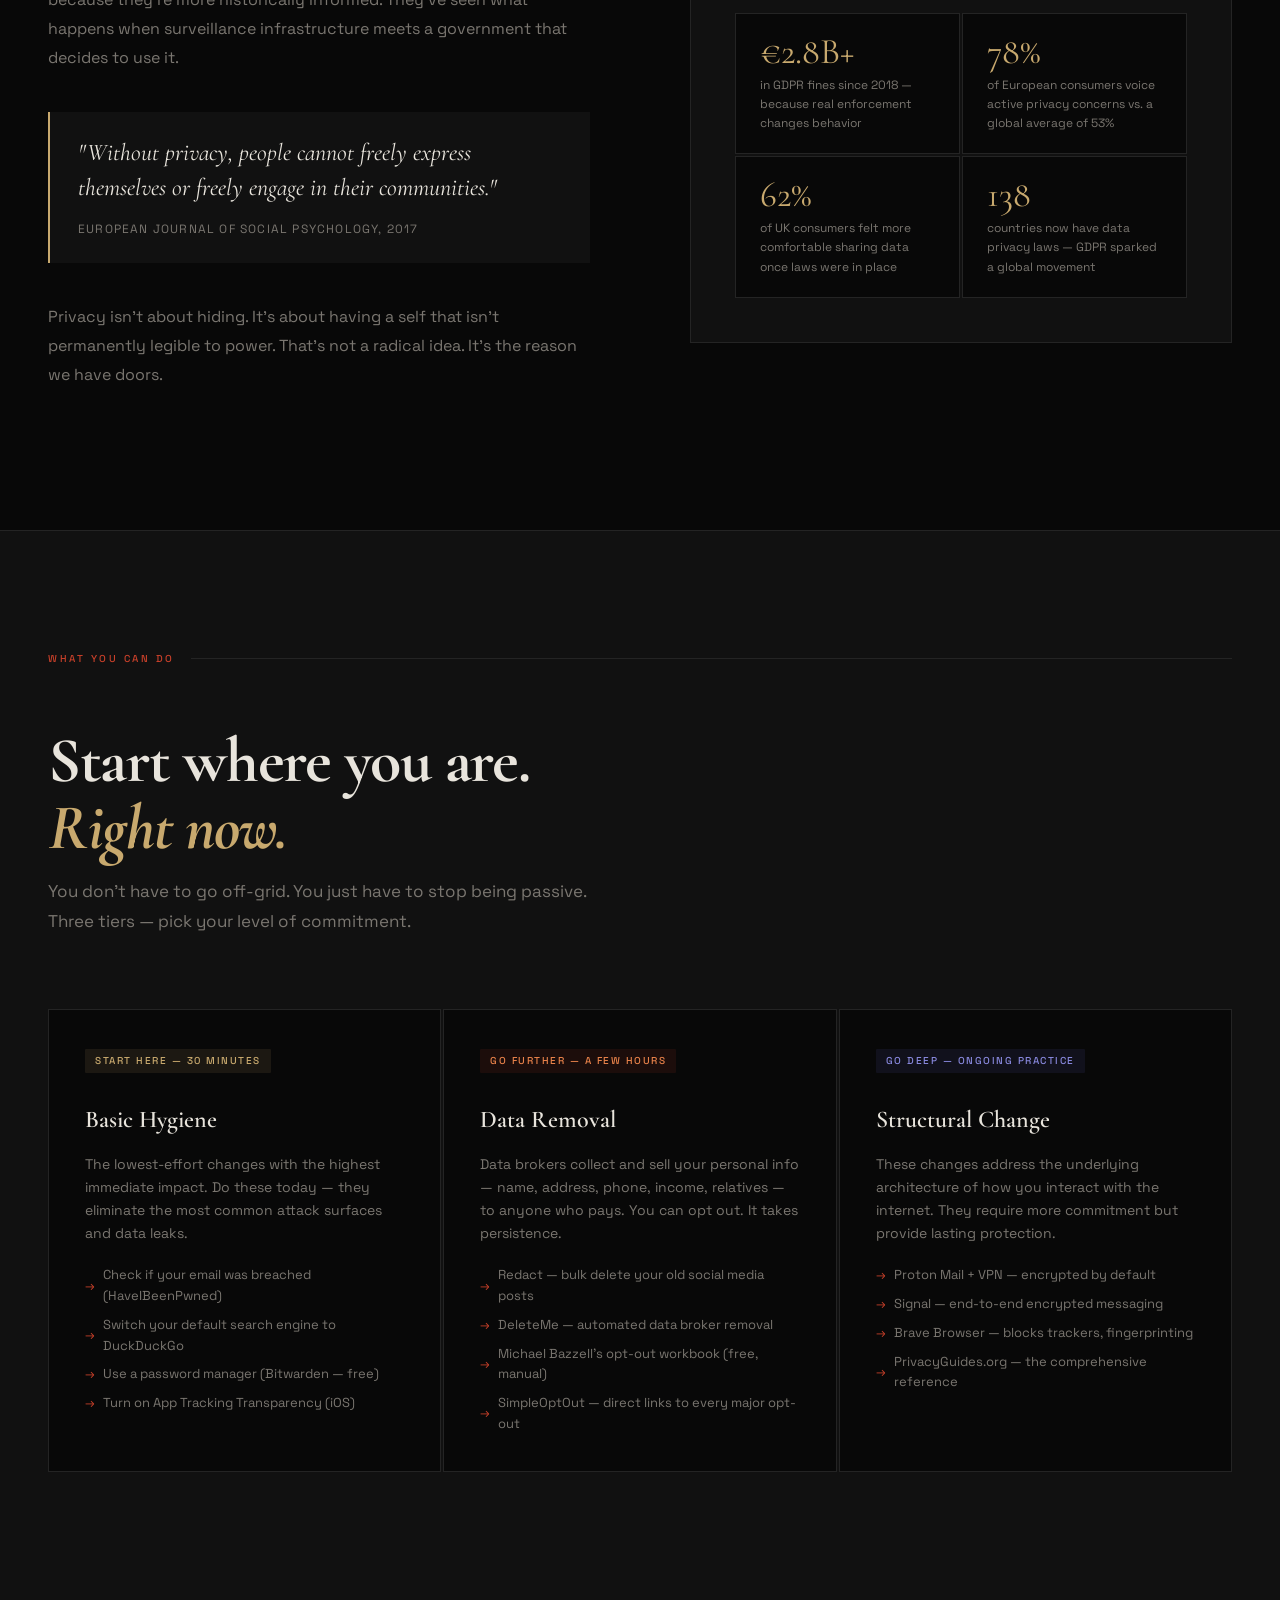
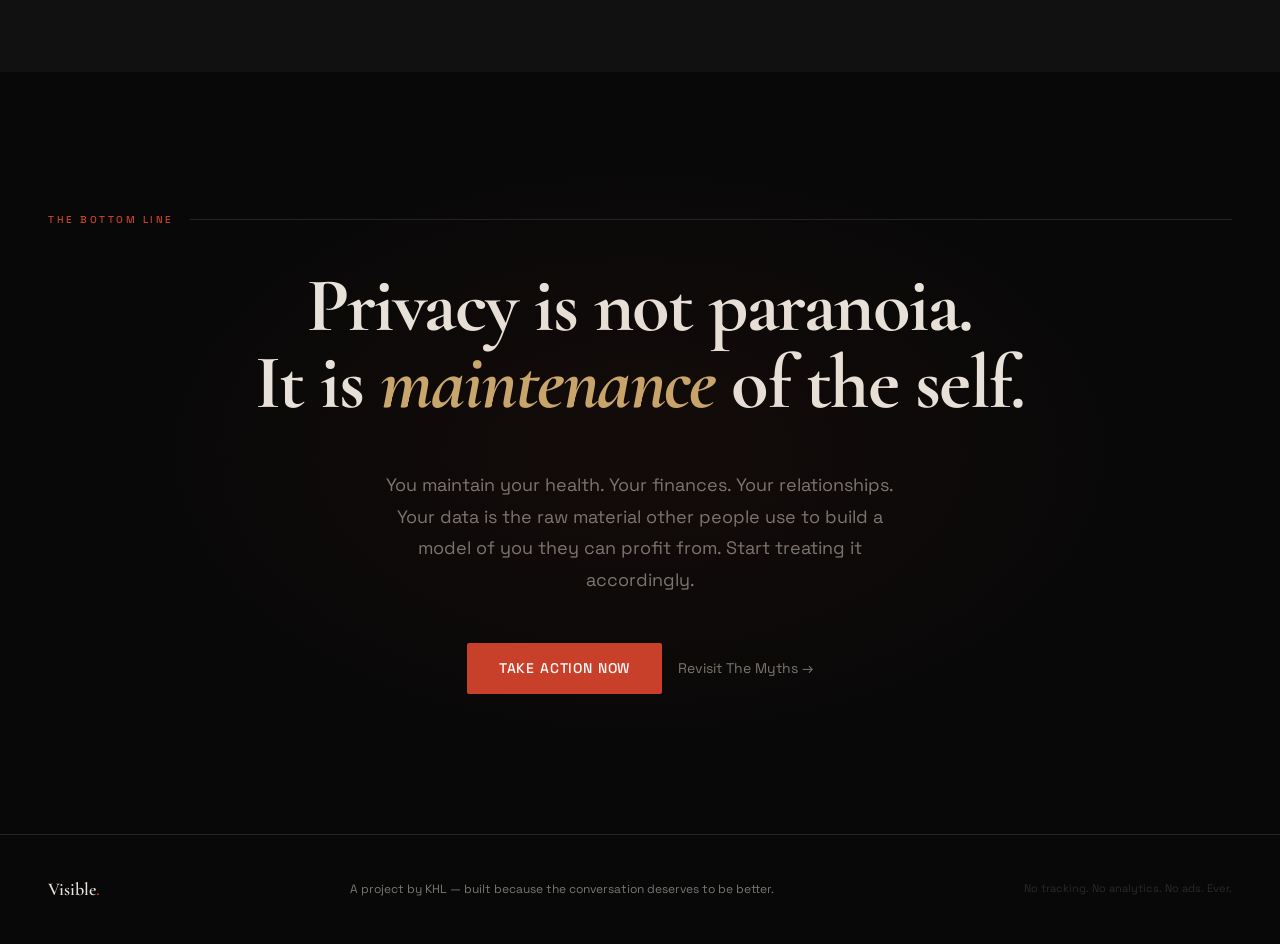
<file: visible-landing.html>
<!DOCTYPE html>
<html lang="en">
<head>
  <meta charset="UTF-8" />
  <meta name="viewport" content="width=device-width, initial-scale=1.0" />
  <title>Visible — Your Privacy, Explained</title>
  <link rel="preconnect" href="https://fonts.googleapis.com">
  <link href="https://fonts.googleapis.com/css2?family=Cormorant+Garamond:ital,wght@0,400;0,600;0,700;1,400;1,600&family=Space+Grotesk:wght@300;400;500;600&display=swap" rel="stylesheet">
  <style>
    :root {
      --bg: #080808;
      --surface: #111111;
      --surface-2: #191919;
      --border: #242424;
      --text: #e8e4dc;
      --muted: #7a7670;
      --accent: #c8402a;
      --accent-warm: #e8824a;
      --gold: #c8a96e;
    }

    *, *::before, *::after { box-sizing: border-box; margin: 0; padding: 0; }

    html { scroll-behavior: smooth; }

    body {
      background: var(--bg);
      color: var(--text);
      font-family: 'Space Grotesk', sans-serif;
      font-size: 16px;
      line-height: 1.6;
      overflow-x: hidden;
    }

    /* ---- NAV ---- */
    nav {
      position: fixed;
      top: 0; left: 0; right: 0;
      z-index: 100;
      display: flex;
      justify-content: space-between;
      align-items: center;
      padding: 20px 48px;
      border-bottom: 1px solid transparent;
      transition: border-color 0.3s, background 0.3s;
    }
    nav.scrolled {
      border-color: var(--border);
      background: rgba(8,8,8,0.94);
      backdrop-filter: blur(12px);
    }
    .nav-logo {
      font-family: 'Cormorant Garamond', serif;
      font-size: 22px;
      font-weight: 600;
      letter-spacing: 0.05em;
      color: var(--text);
      text-decoration: none;
    }
    .nav-logo span { color: var(--accent); }
    nav ul { list-style: none; display: flex; gap: 36px; }
    nav ul a {
      color: var(--muted);
      text-decoration: none;
      font-size: 13px;
      font-weight: 500;
      letter-spacing: 0.08em;
      text-transform: uppercase;
      transition: color 0.2s;
    }
    nav ul a:hover { color: var(--text); }
    .nav-cta {
      font-size: 13px;
      font-weight: 500;
      letter-spacing: 0.06em;
      text-transform: uppercase;
      color: var(--bg) !important;
      background: var(--text);
      padding: 8px 20px;
      border-radius: 2px;
      transition: background 0.2s !important;
    }
    .nav-cta:hover { background: var(--accent) !important; color: white !important; }

    /* ---- HERO ---- */
    .hero {
      min-height: 100vh;
      display: flex;
      flex-direction: column;
      justify-content: flex-end;
      padding: 0 48px 80px;
      position: relative;
      overflow: hidden;
    }
    .hero-bg {
      position: absolute;
      inset: 0;
      background:
        radial-gradient(ellipse 70% 60% at 80% 20%, rgba(200,64,42,0.07) 0%, transparent 70%),
        radial-gradient(ellipse 50% 40% at 20% 80%, rgba(200,169,110,0.04) 0%, transparent 60%);
      pointer-events: none;
    }
    .hero-eyebrow {
      font-size: 11px;
      font-weight: 500;
      letter-spacing: 0.2em;
      text-transform: uppercase;
      color: var(--accent);
      margin-bottom: 28px;
      display: flex;
      align-items: center;
      gap: 12px;
    }
    .hero-eyebrow::before {
      content: '';
      width: 40px;
      height: 1px;
      background: var(--accent);
    }
    .hero h1 {
      font-family: 'Cormorant Garamond', serif;
      font-size: clamp(52px, 9vw, 130px);
      font-weight: 700;
      line-height: 0.92;
      letter-spacing: -0.02em;
      max-width: 1000px;
      margin-bottom: 40px;
    }
    .hero h1 em {
      font-style: italic;
      color: var(--gold);
    }
    .hero-sub {
      max-width: 540px;
      font-size: 18px;
      font-weight: 300;
      line-height: 1.7;
      color: var(--muted);
      margin-bottom: 48px;
    }
    .hero-sub strong { color: var(--text); font-weight: 500; }
    .hero-actions { display: flex; gap: 16px; align-items: center; }
    .btn-primary {
      display: inline-block;
      background: var(--accent);
      color: white;
      padding: 14px 32px;
      font-size: 14px;
      font-weight: 500;
      letter-spacing: 0.06em;
      text-transform: uppercase;
      text-decoration: none;
      border-radius: 2px;
      transition: background 0.2s;
    }
    .btn-primary:hover { background: #a8321e; }
    .btn-ghost {
      display: inline-flex;
      align-items: center;
      gap: 8px;
      color: var(--muted);
      font-size: 14px;
      font-weight: 400;
      text-decoration: none;
      transition: color 0.2s;
    }
    .btn-ghost:hover { color: var(--text); }
    .hero-stat-bar {
      position: absolute;
      right: 48px;
      bottom: 80px;
      display: flex;
      flex-direction: column;
      gap: 20px;
      text-align: right;
    }
    .hero-stat .num {
      font-family: 'Cormorant Garamond', serif;
      font-size: 42px;
      font-weight: 600;
      color: var(--gold);
      line-height: 1;
    }
    .hero-stat .label {
      font-size: 11px;
      font-weight: 400;
      color: var(--muted);
      letter-spacing: 0.08em;
      max-width: 150px;
      margin-left: auto;
    }
    .hero-rule {
      width: 1px;
      height: 60px;
      background: var(--border);
      margin: 0 auto;
    }

    /* ---- SCROLL LINE ---- */
    .scroll-line {
      width: 1px;
      height: 80px;
      background: linear-gradient(to bottom, transparent, var(--border));
      margin: 0 auto;
    }

    /* ---- SECTION BASE ---- */
    section { padding: 120px 48px; }
    .section-label {
      font-size: 10px;
      font-weight: 500;
      letter-spacing: 0.25em;
      text-transform: uppercase;
      color: var(--accent);
      margin-bottom: 60px;
      display: flex;
      align-items: center;
      gap: 16px;
    }
    .section-label::after {
      content: '';
      flex: 1;
      height: 1px;
      background: var(--border);
    }
    h2 {
      font-family: 'Cormorant Garamond', serif;
      font-size: clamp(36px, 5vw, 66px);
      font-weight: 700;
      line-height: 1.05;
      letter-spacing: -0.02em;
    }
    h2 em { font-style: italic; color: var(--gold); }

    /* ---- PARADOX SECTION ---- */
    .paradox {
      background: var(--surface);
      border-top: 1px solid var(--border);
      border-bottom: 1px solid var(--border);
    }
    .paradox-grid {
      display: grid;
      grid-template-columns: 1fr 1fr;
      gap: 80px;
      align-items: center;
      max-width: 1200px;
    }
    .paradox-text h2 { margin-bottom: 28px; }
    .paradox-text p {
      color: var(--muted);
      font-size: 17px;
      line-height: 1.75;
      margin-bottom: 20px;
    }
    .paradox-text p strong { color: var(--text); font-weight: 500; }
    .stat-stack {
      display: flex;
      flex-direction: column;
      gap: 2px;
    }
    .big-stat {
      padding: 36px 40px;
      border: 1px solid var(--border);
      position: relative;
      overflow: hidden;
      background: var(--bg);
    }
    .big-stat::before {
      content: '';
      position: absolute;
      left: 0;
      top: 0;
      bottom: 0;
      width: 3px;
      background: var(--accent);
    }
    .big-stat .n {
      font-family: 'Cormorant Garamond', serif;
      font-size: 72px;
      font-weight: 700;
      line-height: 1;
      color: var(--text);
      margin-bottom: 8px;
    }
    .big-stat .n span { color: var(--accent); }
    .big-stat .d {
      font-size: 14px;
      color: var(--muted);
      line-height: 1.5;
      max-width: 280px;
    }
    .big-stat .src {
      font-size: 10px;
      color: #3a3a3a;
      margin-top: 12px;
      text-transform: uppercase;
      letter-spacing: 0.1em;
    }

    /* ---- RATIONALIZATIONS ---- */
    .rationalizations { max-width: 1200px; margin: 0 auto; }
    .rat-header {
      display: grid;
      grid-template-columns: 1fr 1fr;
      gap: 60px;
      align-items: end;
      margin-bottom: 80px;
    }
    .rat-header p {
      color: var(--muted);
      font-size: 16px;
      line-height: 1.75;
    }
    .rat-grid {
      display: grid;
      grid-template-columns: repeat(3, 1fr);
      gap: 2px;
    }
    .rat-card {
      background: var(--surface);
      padding: 40px 36px;
      border: 1px solid var(--border);
      position: relative;
      overflow: hidden;
      transition: border-color 0.2s;
      cursor: default;
    }
    .rat-card:hover { border-color: var(--accent); }
    .rat-card:hover .rat-reframe { opacity: 1; transform: translateY(0); }
    .rat-card:hover .rat-quote { opacity: 0.3; }
    .rat-num {
      font-family: 'Cormorant Garamond', serif;
      font-size: 14px;
      color: var(--border);
      margin-bottom: 24px;
      letter-spacing: 0.1em;
    }
    .rat-quote {
      font-family: 'Cormorant Garamond', serif;
      font-size: 22px;
      font-style: italic;
      font-weight: 400;
      line-height: 1.4;
      color: var(--text);
      margin-bottom: 20px;
      transition: opacity 0.3s;
    }
    .rat-label {
      font-size: 10px;
      letter-spacing: 0.15em;
      text-transform: uppercase;
      color: var(--accent);
      font-weight: 500;
    }
    .rat-reframe {
      position: absolute;
      inset: 0;
      background: var(--surface-2);
      padding: 40px 36px;
      display: flex;
      flex-direction: column;
      justify-content: center;
      opacity: 0;
      transform: translateY(8px);
      transition: opacity 0.3s, transform 0.3s;
      border-left: 2px solid var(--accent);
    }
    .rat-reframe-label {
      font-size: 10px;
      letter-spacing: 0.15em;
      text-transform: uppercase;
      color: var(--accent);
      margin-bottom: 16px;
    }
    .rat-reframe p {
      font-size: 15px;
      color: var(--text);
      line-height: 1.65;
    }

    /* ---- CONSEQUENCES ---- */
    .consequences {
      background: var(--surface);
      border-top: 1px solid var(--border);
      border-bottom: 1px solid var(--border);
    }
    .consequences-inner { max-width: 1200px; margin: 0 auto; }
    .consequences h2 { margin-bottom: 16px; }
    .consequences .intro {
      color: var(--muted);
      font-size: 17px;
      max-width: 600px;
      margin-bottom: 72px;
      line-height: 1.75;
    }
    .consequence-list {
      display: grid;
      grid-template-columns: repeat(2, 1fr);
      gap: 2px;
    }
    .consequence-item {
      padding: 40px 44px;
      background: var(--bg);
      border: 1px solid var(--border);
      display: flex;
      gap: 24px;
    }
    .consequence-icon {
      font-size: 28px;
      line-height: 1;
      flex-shrink: 0;
      margin-top: 2px;
    }
    .consequence-item h3 {
      font-family: 'Cormorant Garamond', serif;
      font-size: 22px;
      font-weight: 600;
      margin-bottom: 10px;
      color: var(--text);
    }
    .consequence-item p {
      font-size: 14px;
      color: var(--muted);
      line-height: 1.7;
    }
    .consequence-item p strong { color: var(--text); font-weight: 500; }

    /* ---- CIVIC ---- */
    .civic { max-width: 1200px; margin: 0 auto; }
    .civic-split {
      display: grid;
      grid-template-columns: 1fr 1fr;
      gap: 100px;
      align-items: start;
    }
    .civic-left h2 { margin-bottom: 32px; }
    .civic-left p {
      color: var(--muted);
      font-size: 16px;
      line-height: 1.8;
      margin-bottom: 20px;
    }
    .civic-left p strong { color: var(--text); font-weight: 500; }
    .pullquote {
      border-left: 2px solid var(--gold);
      padding: 24px 28px;
      margin: 40px 0;
      background: var(--surface);
    }
    .pullquote p {
      font-family: 'Cormorant Garamond', serif;
      font-size: 24px;
      font-style: italic;
      line-height: 1.45;
      color: var(--text) !important;
      margin: 0 !important;
    }
    .pullquote cite {
      display: block;
      font-size: 12px;
      color: var(--muted);
      letter-spacing: 0.1em;
      text-transform: uppercase;
      margin-top: 14px;
      font-style: normal;
    }
    .eu-box {
      background: var(--surface);
      border: 1px solid var(--border);
      padding: 44px;
    }
    .eu-box h3 {
      font-family: 'Cormorant Garamond', serif;
      font-size: 28px;
      font-weight: 600;
      margin-bottom: 20px;
    }
    .eu-box p {
      color: var(--muted);
      font-size: 14px;
      line-height: 1.7;
      margin-bottom: 16px;
    }
    .eu-box p:last-child { margin-bottom: 0; }
    .eu-box strong { color: var(--text); font-weight: 500; }
    .eu-stat-row {
      display: grid;
      grid-template-columns: 1fr 1fr;
      gap: 2px;
      margin-top: 28px;
    }
    .eu-stat {
      background: var(--bg);
      padding: 20px 24px;
      border: 1px solid var(--border);
    }
    .eu-stat .n {
      font-family: 'Cormorant Garamond', serif;
      font-size: 36px;
      color: var(--gold);
      line-height: 1;
      margin-bottom: 6px;
    }
    .eu-stat .d {
      font-size: 12px;
      color: var(--muted);
    }

    /* ---- TOOLS ---- */
    .tools-section { background: var(--surface); border-top: 1px solid var(--border); }
    .tools-inner { max-width: 1200px; margin: 0 auto; }
    .tools-inner h2 { margin-bottom: 16px; }
    .tools-inner .intro {
      color: var(--muted);
      font-size: 17px;
      max-width: 560px;
      margin-bottom: 72px;
      line-height: 1.75;
    }
    .tools-grid {
      display: grid;
      grid-template-columns: repeat(3, 1fr);
      gap: 2px;
      margin-bottom: 80px;
    }
    .tool-card {
      background: var(--bg);
      border: 1px solid var(--border);
      padding: 36px;
      position: relative;
      overflow: hidden;
      transition: border-color 0.25s;
    }
    .tool-card:hover { border-color: #444; }
    .tool-tier {
      font-size: 10px;
      font-weight: 500;
      letter-spacing: 0.15em;
      text-transform: uppercase;
      margin-bottom: 28px;
      padding: 4px 10px;
      border-radius: 1px;
      display: inline-block;
    }
    .tier-start { background: rgba(200,169,110,0.1); color: var(--gold); }
    .tier-mid { background: rgba(200,64,42,0.1); color: var(--accent-warm); }
    .tier-deep { background: rgba(100,100,200,0.1); color: #8888dd; }
    .tool-card h3 {
      font-family: 'Cormorant Garamond', serif;
      font-size: 24px;
      font-weight: 600;
      margin-bottom: 14px;
    }
    .tool-card p {
      font-size: 14px;
      color: var(--muted);
      line-height: 1.65;
      margin-bottom: 20px;
    }
    .tool-links { display: flex; flex-direction: column; gap: 8px; }
    .tool-link {
      display: flex;
      align-items: center;
      gap: 8px;
      font-size: 13px;
      color: var(--muted);
      text-decoration: none;
      transition: color 0.2s;
    }
    .tool-link:hover { color: var(--text); }
    .tool-link::before {
      content: '→';
      color: var(--accent);
      font-size: 12px;
    }

    /* ---- MANIFESTO ---- */
    .manifesto {
      text-align: center;
      padding: 140px 48px;
      position: relative;
      overflow: hidden;
    }
    .manifesto::before {
      content: '';
      position: absolute;
      inset: 0;
      background: radial-gradient(ellipse 60% 60% at 50% 50%, rgba(200,64,42,0.06) 0%, transparent 70%);
      pointer-events: none;
    }
    .manifesto h2 {
      font-size: clamp(40px, 6vw, 90px);
      max-width: 900px;
      margin: 0 auto 48px;
      line-height: 1;
    }
    .manifesto p {
      font-size: 18px;
      color: var(--muted);
      max-width: 520px;
      margin: 0 auto 48px;
      line-height: 1.75;
    }
    .manifesto-actions { display: flex; gap: 16px; justify-content: center; }

    /* ---- FOOTER ---- */
    footer {
      border-top: 1px solid var(--border);
      padding: 40px 48px;
      display: flex;
      justify-content: space-between;
      align-items: center;
    }
    footer .logo {
      font-family: 'Cormorant Garamond', serif;
      font-size: 18px;
      font-weight: 600;
      color: var(--text);
    }
    footer .logo span { color: var(--accent); }
    footer p {
      font-size: 12px;
      color: var(--muted);
    }

    /* ---- ANIMATIONS ---- */
    .fade-up {
      opacity: 0;
      transform: translateY(30px);
      transition: opacity 0.7s ease, transform 0.7s ease;
    }
    .fade-up.visible {
      opacity: 1;
      transform: translateY(0);
    }

    @media (max-width: 900px) {
      nav { padding: 20px 24px; }
      nav ul { display: none; }
      section { padding: 80px 24px; }
      .hero { padding: 0 24px 80px; }
      .hero-stat-bar { display: none; }
      .paradox-grid { grid-template-columns: 1fr; gap: 48px; }
      .rat-grid { grid-template-columns: 1fr; }
      .rat-header { grid-template-columns: 1fr; }
      .consequence-list { grid-template-columns: 1fr; }
      .civic-split { grid-template-columns: 1fr; gap: 56px; }
      .tools-grid { grid-template-columns: 1fr; }
      .manifesto-actions { flex-direction: column; align-items: center; }
      footer { flex-direction: column; gap: 16px; text-align: center; }
      .eu-stat-row { grid-template-columns: 1fr; }
    }
  </style>
</head>
<body>

<!-- NAV -->
<nav id="nav">
  <a href="#" class="nav-logo">Visible<span>.</span></a>
  <ul>
    <li><a href="#why">Why It Matters</a></li>
    <li><a href="#rationalizations">The Myths</a></li>
    <li><a href="#civic">The Bigger Picture</a></li>
    <li><a href="#tools" class="nav-cta">Protect Yourself</a></li>
  </ul>
</nav>

<!-- HERO -->
<section class="hero">
  <div class="hero-bg"></div>
  <div class="hero-eyebrow">A Privacy Education Project</div>
  <h1>You said you have<br /><em>nothing to hide.</em><br />That's the problem.</h1>
  <p class="hero-sub">
    <strong>79% of Americans say they're concerned about their data.</strong> And then they open the app. Privacy isn't about guilt. It's about power — who has it, and who doesn't.
  </p>
  <div class="hero-actions">
    <a href="#why" class="btn-primary">Start Here</a>
    <a href="#rationalizations" class="btn-ghost">See The Myths →</a>
  </div>
  <div class="hero-stat-bar">
    <div class="hero-stat">
      <div class="num">353M</div>
      <div class="label">people affected by data breaches in 2023 alone</div>
    </div>
    <div class="hero-rule"></div>
    <div class="hero-stat">
      <div class="num">€2.8B</div>
      <div class="label">in GDPR fines — because regulators understood what we haven't</div>
    </div>
  </div>
</section>

<div class="scroll-line"></div>

<!-- PARADOX -->
<section class="paradox" id="why">
  <div class="paradox-grid fade-up">
    <div class="paradox-text">
      <div class="section-label">The Paradox</div>
      <h2>You already <em>care.</em><br />You've just been taught to stop acting like it.</h2>
      <p>This isn't apathy. Researchers call it <strong>hyperbolic discounting</strong> — the tendency to choose immediate convenience over future protection, every single time. Your brain isn't broken. It's being exploited.</p>
      <p>Tech companies don't just collect your data. They spend billions engineering the psychological conditions under which you <strong>willingly hand it over</strong> and then rationalize it afterward.</p>
      <p>There's a name for the gap between how much you say you care about privacy and what you actually do about it: <strong>the privacy paradox</strong>. Understanding it is the first step to escaping it.</p>
    </div>
    <div class="stat-stack">
      <div class="big-stat">
        <div class="n">79<span>%</span></div>
        <div class="d">of Americans express concern about how companies use their data — yet change almost nothing about their behavior</div>
        <div class="src">Pew Research Center, 2023</div>
      </div>
      <div class="big-stat">
        <div class="n">67<span>%</span></div>
        <div class="d">of people believe they have more control over their data than they actually do. This illusion causes people to share more freely.</div>
        <div class="src">University College London, 2021</div>
      </div>
      <div class="big-stat">
        <div class="n">75<span>%</span></div>
        <div class="d">of people worldwide report they have already lost control of how organizations use their data</div>
        <div class="src">Global Privacy Survey, 2024</div>
      </div>
    </div>
  </div>
</section>

<!-- RATIONALIZATIONS -->
<section id="rationalizations" style="max-width: none;">
  <div class="rationalizations">
    <div class="rat-header fade-up">
      <div>
        <div class="section-label">The Myths</div>
        <h2>Six things people say<br />to stop thinking about it.</h2>
      </div>
      <p>These aren't stupid arguments — they're sophisticated psychological defenses against a threat that feels abstract. Hover each one to see what's actually going on underneath.</p>
    </div>
    <div class="rat-grid">
      <div class="rat-card">
        <div class="rat-num">01</div>
        <div class="rat-quote">"I have nothing to hide."</div>
        <div class="rat-label">The Most Common</div>
        <div class="rat-reframe">
          <div class="rat-reframe-label">The Truth</div>
          <p>Privacy isn't about hiding wrongdoing. Cardinal Richelieu said "give me six lines written by the hand of the most honest man — I'll find enough to hang him." Your data doesn't need to be incriminating. It just needs to exist.</p>
        </div>
      </div>
      <div class="rat-card">
        <div class="rat-num">02</div>
        <div class="rat-quote">"They already have my data anyway."</div>
        <div class="rat-label">The Surrender</div>
        <div class="rat-reframe">
          <div class="rat-reframe-label">The Truth</div>
          <p>This is learned hopelessness, not logic. You lock your door even though thieves exist. Minimizing new exposure still matters — every piece of data you protect is one they can't use, sell, or lose in a breach.</p>
        </div>
      </div>
      <div class="rat-card">
        <div class="rat-num">03</div>
        <div class="rat-quote">"It's just personalized ads."</div>
        <div class="rat-label">The Minimization</div>
        <div class="rat-reframe">
          <div class="rat-reframe-label">The Truth</div>
          <p>The same data that serves you ads determines your insurance rates, whether you get a loan, how you're targeted politically, and what job opportunities reach you. The pipeline is invisible. The consequences are not.</p>
        </div>
      </div>
      <div class="rat-card">
        <div class="rat-num">04</div>
        <div class="rat-quote">"I'm not important enough to target."</div>
        <div class="rat-label">The Modesty Trap</div>
        <div class="rat-reframe">
          <div class="rat-reframe-label">The Truth</div>
          <p>Mass surveillance isn't targeted — it's structural. Julian Assange said it plainly: "when society goes bad, it takes you with it, even if you're the blandest person on earth." You don't need to be special to be affected.</p>
        </div>
      </div>
      <div class="rat-card">
        <div class="rat-num">05</div>
        <div class="rat-quote">"I don't really use social media."</div>
        <div class="rat-label">The Blind Spot</div>
        <div class="rat-reframe">
          <div class="rat-reframe-label">The Truth</div>
          <p>Your browsing, location, purchases, apps, connected devices, and even your friends' behavior all create a detailed profile of you — without you ever posting a single thing. Absence from platforms ≠ absence from surveillance.</p>
        </div>
      </div>
      <div class="rat-card">
        <div class="rat-num">06</div>
        <div class="rat-quote">"The government wouldn't misuse it."</div>
        <div class="rat-label">The Trust Argument</div>
        <div class="rat-reframe">
          <div class="rat-reframe-label">The Truth</div>
          <p>Governments change. Laws change. The EU recognized this — they made privacy a fundamental right specifically because they'd lived through what happens when surveillance infrastructure meets a regime that decides to use it.</p>
        </div>
      </div>
    </div>
  </div>
</section>

<!-- CONSEQUENCES -->
<section class="consequences">
  <div class="consequences-inner">
    <div class="section-label fade-up">Real-World Consequences</div>
    <h2 class="fade-up">This isn't abstract.<br />It's happening <em>now.</em></h2>
    <p class="intro fade-up">Here's what the pipeline from your data to your daily life actually looks like.</p>
    <div class="consequence-list fade-up">
      <div class="consequence-item">
        <div class="consequence-icon">🏥</div>
        <div>
          <h3>Health & Insurance</h3>
          <p>Your location data, purchase history, and browsing habits are used by insurers and employers to infer health conditions. <strong>No diagnosis required.</strong> Pattern recognition does it for them.</p>
        </div>
      </div>
      <div class="consequence-item">
        <div class="consequence-icon">🗳️</div>
        <div>
          <h3>Political Manipulation</h3>
          <p>Cambridge Analytica illegally harvested data from <strong>87 million Facebook users</strong> to build psychological profiles used to influence elections. This is not a hypothetical.</p>
        </div>
      </div>
      <div class="consequence-item">
        <div class="consequence-icon">💰</div>
        <div>
          <h3>Financial Discrimination</h3>
          <p>Zip code, browsing behavior, and social connections influence loan approvals, credit limits, and interest rates — often without any legal disclosure that this data was used at all.</p>
        </div>
      </div>
      <div class="consequence-item">
        <div class="consequence-icon">🧠</div>
        <div>
          <h3>Behavioral Engineering</h3>
          <p>Shoshana Zuboff calls it <strong>surveillance capitalism</strong>: your behavioral data isn't just observed, it's used to predict and modify your future behavior — for profit, by people you'll never meet.</p>
        </div>
      </div>
      <div class="consequence-item">
        <div class="consequence-icon">🔒</div>
        <div>
          <h3>Data Breaches at Scale</h3>
          <p>In 2023, breaches impacted <strong>353 million people</strong> — a 78% jump from the prior year. When companies collect your data, they also hold your risk. And they keep getting breached.</p>
        </div>
      </div>
      <div class="consequence-item">
        <div class="consequence-icon">🎯</div>
        <div>
          <h3>Irreversibility</h3>
          <p>Once your data is out, it doesn't expire. It's bought, sold, aggregated, and refined across data brokers you've never heard of. <strong>You can't un-leak yourself</strong> — but you can stop the bleeding.</p>
        </div>
      </div>
    </div>
  </div>
</section>

<!-- CIVIC -->
<section id="civic">
  <div class="civic fade-up">
    <div class="civic-split">
      <div class="civic-left">
        <div class="section-label">The Bigger Picture</div>
        <h2>Privacy is not personal.<br /><em>It's political.</em></h2>
        <p>Privacy is the infrastructure of autonomy. Without it, you cannot freely form opinions, organize with others, dissent, or simply exist outside someone else's definition of who you are.</p>
        <p>The European Union enshrined data protection as a <strong>fundamental human right</strong> — not because Europeans are more paranoid, but because they're more historically informed. They've seen what happens when surveillance infrastructure meets a government that decides to use it.</p>
        <div class="pullquote">
          <p>"Without privacy, people cannot freely express themselves or freely engage in their communities."</p>
          <cite>European Journal of Social Psychology, 2017</cite>
        </div>
        <p>Privacy isn't about hiding. It's about having a self that isn't permanently legible to power. That's not a radical idea. It's the reason we have doors.</p>
      </div>
      <div class="civic-right">
        <div class="eu-box">
          <h3>What happened when Europe got serious</h3>
          <p>The GDPR went into effect in 2018. It didn't just create rules — it shifted the entire cultural baseline for what privacy means as a right, not a preference.</p>
          <p><strong>The results are measurable.</strong> European consumers became the world's most privacy-conscious, with 78% actively voicing concerns and abandoning services over privacy risks. When the law said your data belongs to you, people started acting like it did.</p>
          <p>The US has no equivalent federal law. Instead: a fragmented patchwork of state regulations, 26% of states with active privacy laws, and an industry that spent decades lobbying against any change.</p>
          <div class="eu-stat-row">
            <div class="eu-stat">
              <div class="n">€2.8B+</div>
              <div class="d">in GDPR fines since 2018 — because real enforcement changes behavior</div>
            </div>
            <div class="eu-stat">
              <div class="n">78%</div>
              <div class="d">of European consumers voice active privacy concerns vs. a global average of 53%</div>
            </div>
            <div class="eu-stat">
              <div class="n">62%</div>
              <div class="d">of UK consumers felt more comfortable sharing data once laws were in place</div>
            </div>
            <div class="eu-stat">
              <div class="n">138</div>
              <div class="d">countries now have data privacy laws — GDPR sparked a global movement</div>
            </div>
          </div>
        </div>
      </div>
    </div>
  </div>
</section>

<!-- TOOLS -->
<section class="tools-section" id="tools">
  <div class="tools-inner">
    <div class="section-label fade-up">What You Can Do</div>
    <h2 class="fade-up">Start where you are.<br /><em>Right now.</em></h2>
    <p class="intro fade-up">You don't have to go off-grid. You just have to stop being passive. Three tiers — pick your level of commitment.</p>
    <div class="tools-grid fade-up">
      <div class="tool-card">
        <div class="tool-tier tier-start">Start Here — 30 Minutes</div>
        <h3>Basic Hygiene</h3>
        <p>The lowest-effort changes with the highest immediate impact. Do these today — they eliminate the most common attack surfaces and data leaks.</p>
        <div class="tool-links">
          <a href="https://haveibeenpwned.com" class="tool-link" target="_blank">Check if your email was breached (HaveIBeenPwned)</a>
          <a href="https://duckduckgo.com" class="tool-link" target="_blank">Switch your default search engine to DuckDuckGo</a>
          <a href="https://bitwarden.com" class="tool-link" target="_blank">Use a password manager (Bitwarden — free)</a>
          <a href="https://support.apple.com/en-us/HT212614" class="tool-link" target="_blank">Turn on App Tracking Transparency (iOS)</a>
        </div>
      </div>
      <div class="tool-card">
        <div class="tool-tier tier-mid">Go Further — A Few Hours</div>
        <h3>Data Removal</h3>
        <p>Data brokers collect and sell your personal info — name, address, phone, income, relatives — to anyone who pays. You can opt out. It takes persistence.</p>
        <div class="tool-links">
          <a href="https://redact.dev" class="tool-link" target="_blank">Redact — bulk delete your old social media posts</a>
          <a href="https://joindeleteme.com" class="tool-link" target="_blank">DeleteMe — automated data broker removal</a>
          <a href="https://inteltechniques.com/workbook.html" class="tool-link" target="_blank">Michael Bazzell's opt-out workbook (free, manual)</a>
          <a href="https://simpleoptout.com" class="tool-link" target="_blank">SimpleOptOut — direct links to every major opt-out</a>
        </div>
      </div>
      <div class="tool-card">
        <div class="tool-tier tier-deep">Go Deep — Ongoing Practice</div>
        <h3>Structural Change</h3>
        <p>These changes address the underlying architecture of how you interact with the internet. They require more commitment but provide lasting protection.</p>
        <div class="tool-links">
          <a href="https://proton.me" class="tool-link" target="_blank">Proton Mail + VPN — encrypted by default</a>
          <a href="https://signal.org" class="tool-link" target="_blank">Signal — end-to-end encrypted messaging</a>
          <a href="https://brave.com" class="tool-link" target="_blank">Brave Browser — blocks trackers, fingerprinting</a>
          <a href="https://privacyguides.org" class="tool-link" target="_blank">PrivacyGuides.org — the comprehensive reference</a>
        </div>
      </div>
    </div>
  </div>
</section>

<!-- MANIFESTO CTA -->
<section class="manifesto">
  <div class="section-label" style="justify-content: center; margin-bottom: 40px;">
    <span>The Bottom Line</span>
  </div>
  <h2>Privacy is not paranoia.<br />It is <em>maintenance</em> of the self.</h2>
  <p>You maintain your health. Your finances. Your relationships. Your data is the raw material other people use to build a model of you they can profit from. Start treating it accordingly.</p>
  <div class="manifesto-actions">
    <a href="#tools" class="btn-primary">Take Action Now</a>
    <a href="#rationalizations" class="btn-ghost">Revisit The Myths →</a>
  </div>
</section>

<footer>
  <div class="logo">Visible<span>.</span></div>
  <p>A project by KHL — built because the conversation deserves to be better.</p>
  <p style="color: #2a2a2a; font-size: 11px;">No tracking. No analytics. No ads. Ever.</p>
</footer>

<script>
  // Nav scroll behavior
  const nav = document.getElementById('nav');
  window.addEventListener('scroll', () => {
    nav.classList.toggle('scrolled', window.scrollY > 40);
  });

  // Fade-up on scroll
  const observer = new IntersectionObserver((entries) => {
    entries.forEach(e => {
      if (e.isIntersecting) {
        e.target.classList.add('visible');
        observer.unobserve(e.target);
      }
    });
  }, { threshold: 0.1, rootMargin: '0px 0px -60px 0px' });

  document.querySelectorAll('.fade-up').forEach(el => observer.observe(el));

  // Smooth scroll for anchor links
  document.querySelectorAll('a[href^="#"]').forEach(a => {
    a.addEventListener('click', e => {
      const target = document.querySelector(a.getAttribute('href'));
      if (target) {
        e.preventDefault();
        target.scrollIntoView({ behavior: 'smooth', block: 'start' });
      }
    });
  });
</script>
</body>
</html>
</file>
<file: style.css>
:root {
  --bg: #080808;
  --surface: #111111;
  --surface-2: #191919;
  --border: #242424;
  --text: #e8e4dc;
  --muted: #7a7670;
  --accent: #c8402a;
  --accent-warm: #e8824a;
  --gold: #c8a96e;
}

    *, *::before, *::after { box-sizing: border-box; margin: 0; padding: 0; }

    html { scroll-behavior: smooth; }

    body {
      background: var(--bg);
      color: var(--text);
      font-family: 'Space Grotesk', sans-serif;
      font-size: 16px;
      line-height: 1.6;
      overflow-x: hidden;
    }

    .binary-canvas {
      position: fixed;
      inset: 0;
      z-index: 0;
      pointer-events: none;
      background: transparent;
    }

    /* ---- NAV ---- */
    nav {
      position: fixed;
      top: 0; left: 0; right: 0;
      z-index: 100;
      display: flex;
      justify-content: space-between;
      align-items: center;
      padding: 20px 48px;
      border-bottom: 1px solid transparent;
      transition: border-color 0.3s, background 0.3s;
    }
    nav.scrolled {
      border-color: var(--border);
      background: rgba(8,8,8,0.94);
      backdrop-filter: blur(12px);
    }
    .nav-logo {
      font-family: 'Cormorant Garamond', serif;
      font-size: 22px;
      font-weight: 600;
      letter-spacing: 0.05em;
      color: var(--text);
      text-decoration: none;
    }
    .nav-logo span { color: var(--accent); }
    nav ul { list-style: none; display: flex; gap: 36px; align-items: center; }
    nav ul a {
      color: var(--muted);
      text-decoration: none;
      font-size: 13px;
      font-weight: 500;
      letter-spacing: 0.08em;
      text-transform: uppercase;
      transition: color 0.2s;
    }
    nav ul a:hover { color: var(--text); }
    nav ul a.active { color: var(--accent); }
    .nav-cta {
      font-size: 13px;
      font-weight: 500;
      letter-spacing: 0.06em;
      text-transform: uppercase;
      color: var(--bg) !important;
      background: var(--text);
      padding: 8px 20px;
      border-radius: 2px;
      transition: background 0.2s !important;
    }
    .nav-cta:hover { background: var(--accent) !important; color: white !important; }

    /* ---- INVESTIGATIONS DROPDOWN ---- */
    /* The article pages outgrew a flat row at seven items, so they sit behind
       one top-level entry. The button is styled to be indistinguishable from
       the sibling links. It is a <button> rather than an <a> because it goes
       nowhere, which is also what makes it announce correctly to a screen
       reader. */
    .nav-group { position: relative; }
    .nav-group-btn {
      background: none;
      border: none;
      padding: 0;
      cursor: pointer;
      font-family: inherit;
      display: inline-flex;
      align-items: center;
      gap: 6px;
      /* Matches nav ul a at style.css:63. */
      color: var(--muted);
      font-size: 13px;
      font-weight: 400;
      letter-spacing: 0.06em;
      text-transform: uppercase;
      transition: color 0.3s;
    }
    .nav-group-btn:hover,
    .nav-group-btn[aria-expanded="true"] { color: var(--text); }
    .nav-group-btn.active { color: var(--accent); }
    .nav-group-caret { font-size: 8px; transition: transform 0.25s; }
    .nav-group-btn[aria-expanded="true"] .nav-group-caret,
    .nav-group:hover .nav-group-caret { transform: rotate(180deg); }
    .nav-group:hover .nav-group-btn { color: var(--text); }
    .nav-submenu {
      display: none;
      position: absolute;
      /* Flush against the nav, not offset by a gap. A gap between the button
         and the panel is a dead zone that closes the menu as the pointer
         crosses it; the panel's own top padding supplies the visual space. */
      top: 100%;
      left: 50%;
      transform: translateX(-50%);
      background: rgba(8, 8, 8, 0.98);
      border: 1px solid var(--border);
      padding: 12px 0;
      min-width: 190px;
      /* Never wider than its contents, so it can never become a page-spanning
         hover target. */
      width: max-content;
      max-width: 260px;
      list-style: none;
      /* Above the binary canvas and the page header artwork. */
      z-index: 60;
    }
    /* Opens on hover as well as click. The CSS half works with JavaScript
       disabled or still loading, so the menu is never unreachable. */
    .nav-group:hover .nav-submenu,
    .nav-group:focus-within .nav-submenu,
    .nav-submenu.open { display: block; }
    .nav-submenu li { display: block; }
    .nav-submenu a {
      display: block;
      padding: 9px 22px;
      white-space: nowrap;
    }
    .nav-submenu a:hover { background: var(--surface-2); }
    
    .hamburger {
      display: none;
      background: none;
      border: none;
      cursor: pointer;
      flex-direction: column;
      gap: 6px;
      padding: 8px;
      z-index: 101;
    }
    .hamburger span {
      width: 24px;
      height: 2px;
      background: var(--text);
      border-radius: 2px;
      transition: all 0.3s ease;
    }
    .hamburger.active span:nth-child(1) {
      transform: rotate(45deg) translate(10px, 10px);
    }
    .hamburger.active span:nth-child(2) {
      opacity: 0;
    }
    .hamburger.active span:nth-child(3) {
      transform: rotate(-45deg) translate(8px, -7px);
    }

    /* ---- HERO ---- */
    .hero {
      min-height: 100vh;
      display: flex;
      flex-direction: column;
      justify-content: flex-end;
      padding: 0 48px 80px;
      position: relative;
      overflow: hidden;
    }
    .hero-bg {
      position: absolute;
      inset: 0;
      background:
        radial-gradient(ellipse 70% 60% at 80% 20%, rgba(200,64,42,0.07) 0%, transparent 70%),
        radial-gradient(ellipse 50% 40% at 20% 80%, rgba(200,169,110,0.04) 0%, transparent 60%);
      pointer-events: none;
    }
    .hero-eyebrow {
      font-size: 11px;
      font-weight: 500;
      letter-spacing: 0.2em;
      text-transform: uppercase;
      color: var(--accent);
      margin-bottom: 28px;
      display: flex;
      align-items: center;
      gap: 12px;
    }
    .hero-eyebrow::before {
      content: '';
      width: 40px;
      height: 1px;
      background: var(--accent);
    }
    .hero h1 {
      font-family: 'Cormorant Garamond', serif;
      font-size: clamp(52px, 9vw, 130px);
      font-weight: 700;
      line-height: 0.92;
      letter-spacing: -0.02em;
      max-width: 1000px;
      margin-bottom: 40px;
    }
    .hero h1 em {
      font-style: italic;
      color: var(--gold);
    }
    .hero-sub {
      max-width: 540px;
      font-size: 18px;
      font-weight: 300;
      line-height: 1.7;
      color: var(--muted);
      margin-bottom: 48px;
    }
    .hero-sub strong { color: var(--text); font-weight: 500; }
    .hero-actions { display: flex; gap: 16px; align-items: center; }
    .btn-primary {
      display: inline-block;
      background: var(--accent);
      color: white;
      padding: 14px 32px;
      font-size: 14px;
      font-weight: 500;
      letter-spacing: 0.06em;
      text-transform: uppercase;
      text-decoration: none;
      border-radius: 2px;
      transition: background 0.2s;
    }
    .btn-primary:hover { background: #a8321e; }
    .btn-ghost {
      display: inline-flex;
      align-items: center;
      gap: 8px;
      color: var(--muted);
      font-size: 14px;
      font-weight: 400;
      text-decoration: none;
      transition: color 0.2s;
    }
    .btn-ghost:hover { color: var(--text); }
    .btn-dossier {
      display: inline-block;
      background: var(--accent);
      color: white;
      padding: 18px 36px;
      font-size: 16px;
      font-weight: 600;
      letter-spacing: 0.06em;
      text-transform: uppercase;
      text-decoration: none;
      border-radius: 2px;
      transition: background 0.2s;
      margin-bottom: 48px;
      align-self: flex-start;
    }
    .btn-dossier:hover { background: #a8321e; }
    .hero-stat-bar {
      position: absolute;
      right: 48px;
      bottom: 80px;
      display: flex;
      flex-direction: column;
      gap: 20px;
      text-align: right;
    }
    .hero-stat .num {
      font-family: 'Cormorant Garamond', serif;
      font-size: 42px;
      font-weight: 600;
      color: var(--gold);
      line-height: 1;
    }
    .hero-stat .label {
      font-size: 11px;
      font-weight: 400;
      color: var(--muted);
      letter-spacing: 0.08em;
      max-width: 150px;
      margin-left: auto;
    }
    .hero-rule {
      width: 1px;
      height: 60px;
      background: var(--border);
      margin: 0 auto;
    }

    /* ---- SCROLL LINE ---- */
    .scroll-line {
      width: 1px;
      height: 80px;
      background: linear-gradient(to bottom, transparent, var(--border));
      margin: 0 auto;
    }

    /* ---- SECTION BASE ---- */
    section { padding: 120px 48px; }
    .section-label {
      font-size: 10px;
      font-weight: 500;
      letter-spacing: 0.25em;
      text-transform: uppercase;
      color: var(--accent);
      margin-bottom: 60px;
      display: flex;
      align-items: center;
      gap: 16px;
    }
    .section-label::after {
      content: '';
      flex: 1;
      height: 1px;
      background: var(--border);
    }
    h2 {
      font-family: 'Cormorant Garamond', serif;
      font-size: clamp(36px, 5vw, 66px);
      font-weight: 700;
      line-height: 1.05;
      letter-spacing: -0.02em;
    }
    h2 em { font-style: italic; color: var(--gold); }

    /* ---- PARADOX SECTION ---- */
    .paradox {
      background: var(--surface);
      border-top: 1px solid var(--border);
      border-bottom: 1px solid var(--border);
    }
    .paradox-grid {
      display: grid;
      grid-template-columns: 1fr 1fr;
      gap: 80px;
      align-items: center;
      max-width: 1200px;
    }
    .paradox-text h2 { margin-bottom: 28px; }
    .paradox-text p {
      color: var(--muted);
      font-size: 17px;
      line-height: 1.75;
      margin-bottom: 20px;
    }
    .paradox-text p strong { color: var(--text); font-weight: 500; }
    .stat-stack {
      display: flex;
      flex-direction: column;
      gap: 2px;
    }
    .big-stat {
      padding: 36px 40px;
      border: 1px solid var(--border);
      position: relative;
      overflow: hidden;
      background: var(--bg);
    }
    .big-stat::before {
      content: '';
      position: absolute;
      left: 0;
      top: 0;
      bottom: 0;
      width: 3px;
      background: var(--accent);
    }
    .big-stat .n {
      font-family: 'Cormorant Garamond', serif;
      font-size: 72px;
      font-weight: 700;
      line-height: 1;
      color: var(--text);
      margin-bottom: 8px;
    }
    .big-stat .n span { color: var(--accent); }
    .big-stat .d {
      font-size: 14px;
      color: var(--muted);
      line-height: 1.5;
      max-width: 280px;
    }
    .big-stat .src,
    .hero-stat .src,
    .eu-stat .src {
      font-size: 10px;
      color: #4a4a4a;
      margin-top: 12px;
      text-transform: uppercase;
      letter-spacing: 0.1em;
      line-height: 1.4;
    }
    .eu-stat .src { margin-top: 8px; }

    /* ---- RATIONALIZATIONS ---- */
    .rationalizations { max-width: 1200px; margin: 0 auto; }
    .rat-header {
      display: grid;
      grid-template-columns: 1fr 1fr;
      gap: 60px;
      align-items: end;
      margin-bottom: 80px;
    }
    .rat-header p {
      color: var(--muted);
      font-size: 16px;
      line-height: 1.75;
    }
    .rat-grid {
      display: grid;
      grid-template-columns: repeat(3, 1fr);
      gap: 2px;
    }
    .rat-card {
      background: var(--surface);
      padding: 40px 36px;
      border: 1px solid var(--border);
      position: relative;
      overflow: hidden;
      transition: border-color 0.2s;
      cursor: default;
    }
    .rat-card:hover { border-color: var(--accent); }
    .rat-card:hover .rat-reframe { opacity: 1; transform: translateY(0); }
    .rat-card:hover .rat-quote { opacity: 0.3; }
    .rat-num {
      font-family: 'Cormorant Garamond', serif;
      font-size: 14px;
      color: var(--border);
      margin-bottom: 24px;
      letter-spacing: 0.1em;
    }
    .rat-quote {
      font-family: 'Cormorant Garamond', serif;
      font-size: 22px;
      font-style: italic;
      font-weight: 400;
      line-height: 1.4;
      color: var(--text);
      margin-bottom: 20px;
      transition: opacity 0.3s;
    }
    .rat-label {
      font-size: 10px;
      letter-spacing: 0.15em;
      text-transform: uppercase;
      color: var(--accent);
      font-weight: 500;
    }
    .rat-reframe {
      position: absolute;
      inset: 0;
      background: var(--surface-2);
      padding: 40px 36px;
      display: flex;
      flex-direction: column;
      justify-content: center;
      opacity: 0;
      transform: translateY(8px);
      transition: opacity 0.3s, transform 0.3s;
      border-left: 2px solid var(--accent);
    }
    .rat-reframe-label {
      font-size: 10px;
      letter-spacing: 0.15em;
      text-transform: uppercase;
      color: var(--accent);
      margin-bottom: 16px;
    }
    .rat-reframe p {
      font-size: 15px;
      color: var(--text);
      line-height: 1.65;
    }

    /* ---- ORWELL ---- */
    .orwell {
      border-top: 1px solid var(--border);
    }
    .orwell-inner { max-width: 1200px; margin: 0 auto; }
    .orwell h2 { margin-bottom: 16px; }
    .orwell .intro {
      color: var(--muted);
      font-size: 17px;
      max-width: 720px;
      margin-bottom: 64px;
      line-height: 1.75;
    }
    .orwell .intro em { color: var(--text); font-style: italic; }
    .orwell-grid {
      display: grid;
      grid-template-columns: 1fr 1fr;
      gap: 24px;
      margin-bottom: 64px;
    }
    .orwell-col {
      background: var(--surface);
      border: 1px solid var(--border);
      padding: 32px;
    }
    .orwell-col:last-child { border-left: 2px solid var(--accent); }
    .orwell-tag {
      font-size: 10px;
      font-weight: 500;
      letter-spacing: 0.25em;
      text-transform: uppercase;
      color: var(--muted);
      margin-bottom: 18px;
    }
    .orwell-col:last-child .orwell-tag { color: var(--accent); }
    .orwell-col h3 {
      font-family: 'Cormorant Garamond', serif;
      font-size: 26px;
      font-weight: 600;
      line-height: 1.25;
      color: var(--text);
      margin-bottom: 16px;
    }
    .orwell-col p {
      font-size: 15px;
      line-height: 1.75;
      color: var(--muted);
    }
    .orwell-points {
      display: grid;
      grid-template-columns: repeat(3, 1fr);
      gap: 40px;
      padding-top: 48px;
      border-top: 1px solid var(--border);
    }
    .orwell-point h4 {
      font-size: 15px;
      font-weight: 500;
      color: var(--text);
      line-height: 1.4;
      margin-bottom: 12px;
    }
    .orwell-point p {
      font-size: 14px;
      line-height: 1.75;
      color: var(--muted);
    }
    .orwell-link {
      display: inline-block;
      margin-top: 14px;
      font-size: 13px;
      color: var(--accent-warm);
      text-decoration: none;
      border-bottom: 1px solid transparent;
      transition: border-color 0.2s ease;
    }
    .orwell-link:hover { border-bottom-color: var(--accent-warm); }
    .orwell-close {
      max-width: 780px;
      margin: 64px auto 0;
      padding-top: 40px;
      border-top: 1px solid var(--border);
      font-size: 17px;
      line-height: 1.8;
      color: var(--text);
      text-align: center;
    }
    .orwell-close em { color: var(--gold); font-style: italic; }

    /* ---- CONSEQUENCES ---- */
    .consequences {
      background: var(--surface);
      border-top: 1px solid var(--border);
      border-bottom: 1px solid var(--border);
    }
    .consequences-inner { max-width: 1200px; margin: 0 auto; }
    .consequences h2 { margin-bottom: 16px; }
    .consequences .intro {
      color: var(--muted);
      font-size: 17px;
      max-width: 600px;
      margin-bottom: 72px;
      line-height: 1.75;
    }
    .consequence-list {
      display: grid;
      grid-template-columns: repeat(2, 1fr);
      gap: 2px;
    }
    .consequence-item {
      padding: 40px 44px;
      background: var(--bg);
      border: 1px solid var(--border);
      display: flex;
      gap: 24px;
    }
    .consequence-icon {
      width: 48px;
      height: 48px;
      flex-shrink: 0;
      display: flex;
      align-items: center;
      justify-content: center;
      border: 1px solid rgba(200, 64, 42, 0.35);
      color: var(--accent);
      margin-top: 2px;
      transition: border-color 0.25s, background 0.25s;
    }
    .consequence-icon svg {
      width: 24px;
      height: 24px;
      display: block;
    }
    .consequence-item:hover .consequence-icon {
      border-color: rgba(200, 64, 42, 0.7);
      background: rgba(200, 64, 42, 0.06);
    }
    .consequence-item h3 {
      font-family: 'Cormorant Garamond', serif;
      font-size: 22px;
      font-weight: 600;
      margin-bottom: 10px;
      color: var(--text);
    }
    .consequence-item p {
      font-size: 14px;
      color: var(--muted);
      line-height: 1.7;
    }
    .consequence-item p strong { color: var(--text); font-weight: 500; }

    /* ---- CIVIC ---- */
    .civic { max-width: 1200px; margin: 0 auto; }
    .civic-split {
      display: grid;
      grid-template-columns: 1fr 1fr;
      gap: 100px;
      align-items: start;
    }
    .civic-left h2 { margin-bottom: 32px; }
    .civic-left p {
      color: var(--muted);
      font-size: 16px;
      line-height: 1.8;
      margin-bottom: 20px;
    }
    .civic-left p strong { color: var(--text); font-weight: 500; }
    .pullquote {
      border-left: 2px solid var(--gold);
      padding: 24px 28px;
      margin: 40px 0;
      background: var(--surface);
    }
    .pullquote p {
      font-family: 'Cormorant Garamond', serif;
      font-size: 24px;
      font-style: italic;
      line-height: 1.45;
      color: var(--text) !important;
      margin: 0 !important;
    }
    .pullquote cite {
      display: block;
      font-size: 12px;
      color: var(--muted);
      letter-spacing: 0.1em;
      text-transform: uppercase;
      margin-top: 14px;
      font-style: normal;
    }
    .eu-box {
      background: var(--surface);
      border: 1px solid var(--border);
      padding: 44px;
    }
    .eu-box h3 {
      font-family: 'Cormorant Garamond', serif;
      font-size: 28px;
      font-weight: 600;
      margin-bottom: 20px;
    }
    .eu-box p {
      color: var(--muted);
      font-size: 14px;
      line-height: 1.7;
      margin-bottom: 16px;
    }
    .eu-box p:last-child { margin-bottom: 0; }
    .eu-box strong { color: var(--text); font-weight: 500; }
    .eu-stat-row {
      display: grid;
      grid-template-columns: 1fr 1fr;
      gap: 2px;
      margin-top: 28px;
    }
    .eu-stat {
      background: var(--bg);
      padding: 20px 24px;
      border: 1px solid var(--border);
    }
    .eu-stat .n {
      font-family: 'Cormorant Garamond', serif;
      font-size: 36px;
      color: var(--gold);
      line-height: 1;
      margin-bottom: 6px;
    }
    .eu-stat .d {
      font-size: 12px;
      color: var(--muted);
    }

    /* ---- TOOLS ---- */
    .tools-section { background: var(--surface); border-top: 1px solid var(--border); }
    .tools-inner { max-width: 1200px; margin: 0 auto; }
    .tools-inner h2 { margin-bottom: 16px; }
    .tools-inner .intro {
      color: var(--muted);
      font-size: 17px;
      max-width: 560px;
      margin-bottom: 72px;
      line-height: 1.75;
    }
    .tool-card {
      background: var(--bg);
      border: 1px solid var(--border);
      padding: 36px;
      position: relative;
      overflow: hidden;
      transition: border-color 0.25s;
    }
    .tool-card:hover { border-color: #444; }
    .tool-tier {
      font-size: 10px;
      font-weight: 500;
      letter-spacing: 0.15em;
      text-transform: uppercase;
      margin-bottom: 28px;
      padding: 4px 10px;
      border-radius: 1px;
      display: inline-block;
    }
    .tier-start { background: rgba(200,169,110,0.1); color: var(--gold); }
    .tier-mid { background: rgba(200,64,42,0.1); color: var(--accent-warm); }
    .tier-deep { background: rgba(100,100,200,0.1); color: #8888dd; }
    .tool-card h3 {
      font-family: 'Cormorant Garamond', serif;
      font-size: 24px;
      font-weight: 600;
      margin-bottom: 14px;
    }
    .tool-card p {
      font-size: 14px;
      color: var(--muted);
      line-height: 1.65;
      margin-bottom: 20px;
    }
    /* ---- HONEST MITIGATION (index #tools) ---- */
    .hm-body { max-width: 1000px; margin: 0 auto; }
    .hm-block {
      padding: 72px 0;
      border-bottom: 1px solid var(--border);
    }
    .hm-block:last-child { border-bottom: none; padding-bottom: 0; }
    .hm-block h3 {
      font-family: 'Cormorant Garamond', serif;
      font-size: clamp(28px, 3.4vw, 42px);
      font-weight: 600;
      line-height: 1.15;
      margin-bottom: 24px;
    }
    .hm-block > p {
      color: var(--muted);
      font-size: 16px;
      line-height: 1.8;
      margin-bottom: 20px;
      max-width: 760px;
    }
    .hm-block > p strong { color: var(--text); font-weight: 500; }
    .hm-block > p a { color: var(--accent-warm); }

    /* Opening frame sits tighter under the section h2 */
    .hm-open { padding-top: 8px; }
    .hm-open > p:first-child { color: var(--text); font-size: 18px; }

    /* The three actions */
    .hm-actions {
      list-style: none;
      display: grid;
      gap: 2px;
      margin-top: 36px;
    }
    .hm-action { padding: 40px 44px; }
    .hm-action > h4 {
      font-family: 'Cormorant Garamond', serif;
      font-size: 26px;
      font-weight: 600;
      line-height: 1.25;
      margin-bottom: 18px;
    }
    .hm-action > p {
      font-size: 15px;
      color: var(--muted);
      line-height: 1.75;
      margin-bottom: 18px;
    }
    .hm-action > p strong { color: var(--text); font-weight: 500; }

    /* Stops / doesn't / time / one-time fact rows */
    .hm-facts {
      display: grid;
      gap: 1px;
      background: var(--border);
      border: 1px solid var(--border);
      margin: 26px 0 24px;
    }
    .hm-facts > div {
      display: grid;
      grid-template-columns: 132px 1fr;
      gap: 18px;
      background: var(--surface);
      padding: 16px 20px;
    }
    .hm-facts dt {
      font-size: 10px;
      letter-spacing: 0.15em;
      text-transform: uppercase;
      color: var(--muted);
      padding-top: 4px;
    }
    .hm-facts dd {
      font-size: 14.5px;
      color: var(--muted);
      line-height: 1.65;
    }
    .hm-facts dd strong { color: var(--gold); font-weight: 500; }
    .hm-action-links { display: flex; flex-wrap: wrap; gap: 12px 24px; }

    /* Inline caveat / notice box */
    .hm-note {
      background: var(--surface-2);
      border: 1px solid var(--border);
      border-left: 2px solid var(--accent-warm);
      padding: 26px 30px;
      margin: 26px 0;
    }
    .hm-note-label {
      font-size: 10px;
      letter-spacing: 0.15em;
      text-transform: uppercase;
      color: var(--accent-warm);
      margin-bottom: 14px;
    }
    .hm-note p {
      font-size: 14.5px;
      color: var(--muted);
      line-height: 1.75;
      margin-bottom: 12px;
    }
    .hm-note p:last-child { margin-bottom: 0; }
    .hm-note p strong { color: var(--text); font-weight: 500; }
    .hm-note-urgent { border-left-color: var(--accent); margin-top: 32px; }
    .hm-note-urgent .hm-note-label { color: var(--accent); }

    /* Unresolved-source markers, visible on purpose */
    .hm-todo, .hm-todo-block {
      font-size: 11px;
      letter-spacing: 0.04em;
      color: var(--gold);
      background: rgba(200,169,110,0.08);
      border: 1px dashed rgba(200,169,110,0.35);
      border-radius: 2px;
      padding: 2px 7px;
      display: inline-block;
    }
    .hm-todo-block {
      display: block;
      padding: 14px 16px;
      margin-top: 16px;
      line-height: 1.6;
      max-width: 760px;
    }

    /* Honest tool table */
    .hm-table-wrap { overflow-x: auto; margin-top: 36px; }
    .hm-table {
      width: 100%;
      border-collapse: separate;
      border-spacing: 2px;
      font-size: 14px;
    }
    .hm-table thead th {
      background: var(--bg);
      border: 1px solid var(--border);
      padding: 16px 18px;
      text-align: left;
      vertical-align: bottom;
      font-size: 10px;
      font-weight: 500;
      letter-spacing: 0.15em;
      text-transform: uppercase;
      color: var(--muted);
      white-space: nowrap;
    }
    .hm-table thead th:last-child { color: var(--gold); }
    .hm-table tbody th,
    .hm-table tbody td {
      background: var(--surface);
      border: 1px solid var(--border);
      padding: 20px 18px;
      text-align: left;
      vertical-align: top;
      color: var(--muted);
      line-height: 1.65;
      font-weight: 400;
    }
    .hm-table tbody th {
      font-family: 'Cormorant Garamond', serif;
      font-size: 21px;
      font-weight: 600;
      color: var(--text);
      line-height: 1.25;
      width: 17%;
      min-width: 150px;
    }
    .hm-row-note {
      display: block;
      font-family: 'Space Grotesk', sans-serif;
      font-size: 11px;
      font-weight: 400;
      color: var(--muted);
      margin-top: 7px;
      line-height: 1.5;
    }
    .hm-cadence {
      display: inline-block;
      font-size: 10px;
      font-weight: 500;
      letter-spacing: 0.15em;
      text-transform: uppercase;
      padding: 4px 10px;
      border-radius: 1px;
      margin-bottom: 10px;
    }
    .hm-once { background: rgba(200,169,110,0.1); color: var(--gold); }
    .hm-ongoing { background: rgba(232,130,74,0.1); color: var(--accent-warm); }
    .hm-table a, .hm-note a, .hm-facts a { color: var(--accent-warm); }

    /* ---- MANIFESTO ---- */
    .manifesto {
      text-align: center;
      padding: 140px 48px;
      position: relative;
      overflow: hidden;
    }
    .manifesto::before {
      content: '';
      position: absolute;
      inset: 0;
      background: radial-gradient(ellipse 60% 60% at 50% 50%, rgba(200,64,42,0.06) 0%, transparent 70%);
      pointer-events: none;
    }
    .manifesto h2 {
      font-size: clamp(40px, 6vw, 90px);
      max-width: 900px;
      margin: 0 auto 48px;
      line-height: 1;
    }
    .manifesto p {
      font-size: 18px;
      color: var(--muted);
      max-width: 520px;
      margin: 0 auto 48px;
      line-height: 1.75;
    }
    .manifesto-actions { display: flex; gap: 16px; justify-content: center; }

    .donate-hero {
      min-height: calc(100vh - 96px);
      display: flex;
      align-items: center;
      padding: 120px 48px 100px;
      position: relative;
      background: radial-gradient(circle at top right, rgba(200,64,42,0.08), transparent 35%),
        radial-gradient(circle at 20% 30%, rgba(200,169,110,0.05), transparent 25%);
    }
    .donate-hero-inner {
      max-width: 700px;
      padding: 40px;
      background: rgba(17,17,17,0.92);
      border: 1px solid var(--border);
    }
    .donate-hero h1 {
      font-family: 'Cormorant Garamond', serif;
      font-size: clamp(44px, 6vw, 72px);
      font-weight: 700;
      line-height: 1.05;
      margin-bottom: 24px;
    }
    .donate-hero p.donate-sub {
      color: var(--muted);
      font-size: 18px;
      line-height: 1.8;
      margin-bottom: 36px;
    }
    .donate-actions { display: flex; gap: 16px; flex-wrap: wrap; margin-bottom: 16px; }
    .donate-btn {
      display: inline-block;
      padding: 16px 32px;
    }
    .donate-note {
      color: var(--muted);
      font-size: 13px;
      line-height: 1.7;
    }
    .donate-details {
      max-width: 900px;
      margin: 0 auto;
      padding: 80px 48px 120px;
      display: grid;
      gap: 40px;
    }
    .donate-cards {
      display: grid;
      grid-template-columns: repeat(3, minmax(0, 1fr));
      gap: 16px;
    }
    .donate-card {
      background: var(--surface);
      border: 1px solid var(--border);
      padding: 28px;
      display: flex;
      flex-direction: column;
      gap: 20px;
    }
    .donate-card h3 {
      font-family: 'Cormorant Garamond', serif;
      font-size: 24px;
      margin-bottom: 12px;
    }
    .donate-card p {
      color: var(--muted);
      font-size: 15px;
      line-height: 1.75;
    }

    /* Screen-reader-only utility */
    .visually-hidden {
      position: absolute;
      width: 1px; height: 1px;
      padding: 0; margin: -1px;
      overflow: hidden;
      clip: rect(0, 0, 0, 0);
      white-space: nowrap;
      border: 0;
    }

    /* ---- FLOCK TEASER (home page) ---- */
    /* The Graphene teaser shares every rule in this block. The two sit back to
       back on the home page, so they are kept on one set of selectors rather
       than two copies that can drift apart. Only the artwork differs. */
    .cg-teaser,
    .why-teaser,
    .av-teaser,
    .palantir-teaser,
    .cars-teaser,
    .tv-teaser,
    .fog-teaser,
    .flock-teaser,
    .graphene-teaser {
      background: var(--surface);
      border-top: 1px solid var(--border);
      border-bottom: 1px solid var(--border);
    }
    /* Two identical surfaces in a row would read as one very tall section, so
       the second drops the doubled hairline and takes the page background. */
    .graphene-teaser {
      background: var(--bg);
      border-top: none;
    }
    .cg-teaser-inner,
    .why-teaser-inner,
    .av-teaser-inner,
    .palantir-teaser-inner,
    .cars-teaser-inner,
    .tv-teaser-inner,
    .fog-teaser-inner,
    .flock-teaser-inner,
    .graphene-teaser-inner {
      max-width: 1200px;
      margin: 0 auto;
      display: grid;
      grid-template-columns: minmax(0, 1fr) clamp(200px, 22vw, 280px);
      gap: 56px;
      align-items: center;
    }
    .cg-teaser-art,
    .why-teaser-art,
    .av-teaser-art,
    .palantir-teaser-art,
    .cars-teaser-art,
    .tv-teaser-art,
    .fog-teaser-art,
    .flock-teaser-art,
    .graphene-teaser-art { color: var(--accent); }
    .cg-teaser-art svg,
    .why-teaser-art svg,
    .av-teaser-art svg,
    .palantir-teaser-art svg,
    .cars-teaser-art svg,
    .tv-teaser-art svg,
    .fog-teaser-art svg,
    .flock-teaser-art svg,
    .graphene-teaser-art svg { width: 100%; height: auto; display: block; }

    /* Plates drift, each on its own timing, so the frame never repeats
       exactly. Amplitude is capped by the cone: the nearest plate has about
       7.5 user units of clearance to the lower sightline at full excursion,
       so widening much past this pushes a corner out of the camera's view. */
    @keyframes alpr-drift-a {
      0%, 100% { transform: translate(0, 0); }
      30%      { transform: translate(6px, -4px); }
      65%      { transform: translate(-4px, 3px); }
    }
    @keyframes alpr-drift-b {
      0%, 100% { transform: translate(0, 0); }
      35%      { transform: translate(-6px, 3px); }
      70%      { transform: translate(4px, -4px); }
    }
    @keyframes alpr-drift-c {
      0%, 100% { transform: translate(0, 0); }
      40%      { transform: translate(5px, 4px); }
      75%      { transform: translate(-5px, -3px); }
    }
    .alpr-plate-1 { animation: alpr-drift-a 6s ease-in-out infinite; }
    .alpr-plate-2 { animation: alpr-drift-b 7.5s ease-in-out infinite; }
    .alpr-plate-3 { animation: alpr-drift-c 9.5s ease-in-out infinite; }
    @media (prefers-reduced-motion: reduce) {
      .alpr-plate-1, .alpr-plate-2, .alpr-plate-3 { animation: none; }
    }
    .cg-teaser h2,
    .why-teaser h2,
    .av-teaser h2,
    .palantir-teaser h2,
    .cars-teaser h2,
    .tv-teaser h2,
    .fog-teaser h2,
    .flock-teaser h2,
    .graphene-teaser h2 { margin-bottom: 28px; }
    .cg-teaser p,
    .why-teaser p,
    .av-teaser p,
    .palantir-teaser p,
    .cars-teaser p,
    .tv-teaser p,
    .fog-teaser p,
    .flock-teaser p,
    .graphene-teaser p {
      color: var(--muted);
      font-size: 17px;
      line-height: 1.75;
      margin-bottom: 20px;
      max-width: 760px;
    }
    .cg-teaser p strong,
    .why-teaser p strong,
    .av-teaser p strong,
    .palantir-teaser p strong,
    .cars-teaser p strong,
    .tv-teaser p strong,
    .fog-teaser p strong,
    .flock-teaser p strong,
    .graphene-teaser p strong { color: var(--text); font-weight: 500; }
    .flock-civic-line {
      border-left: 2px solid var(--gold);
      padding-left: 22px;
      color: var(--text) !important;
      font-size: 16px !important;
    }
    .cg-teaser-cta,
    .why-teaser-cta,
    .av-teaser-cta,
    .palantir-teaser-cta,
    .cars-teaser-cta,
    .tv-teaser-cta,
    .fog-teaser-cta,
    .flock-teaser-cta,
    .graphene-teaser-cta {
      margin-top: 16px;
      font-size: 15px;
      letter-spacing: 0.04em;
    }

    /* ---- FLOCK PAGE ---- */
    .flock-body { max-width: 1000px; margin: 0 auto; padding: 0 48px; }
    .flock-block {
      padding: 80px 0;
      border-bottom: 1px solid var(--border);
      position: relative;
    }
    .flock-block:last-child { border-bottom: none; }

    /* A camera standing on each section rule, alternating sides. The rule
       reads as the street they are posted along. */
    .flock-divider-cam {
      position: absolute;
      bottom: -1px;
      width: 56px;
      /* Explicit height, matching the 56x52 viewBox. An absolutely
         positioned box gets its height from its content, while height:auto
         on the SVG wants its height from the box: that circularity collapses
         the mark to nothing. Pinning both ends breaks the loop. */
      height: 52px;
      color: var(--accent);
      opacity: 0.5;
      pointer-events: none;
    }
    .flock-divider-cam svg { width: 100%; height: 100%; display: block; }
    .flock-divider-cam.cam-right { right: 8px; }
    .flock-divider-cam.cam-left { left: 8px; transform: scaleX(-1); }

    /* Full-size camera scenes scattered down the page margins. They live in
       their own layer behind the text so they can sit at the viewport edges
       regardless of where the 1000px reading column falls. */
    .flock-main { position: relative; }
    .flock-main > .dossier-header,
    .flock-main > .flock-body { position: relative; z-index: 1; }
    .flock-cam-layer {
      position: absolute;
      inset: 0;
      overflow: hidden;
      pointer-events: none;
      z-index: 0;
    }
    .flock-cam-scene {
      position: absolute;
      width: 230px;
      /* aspect-ratio gives the absolutely positioned box a definite height,
         which height:auto on the SVG cannot supply on its own. */
      aspect-ratio: 280 / 250;
      color: var(--accent);
      opacity: 0.45;
    }
    .flock-cam-scene svg { width: 100%; height: 100%; display: block; }
    .flock-cam-scene.side-right { right: 16px; }
    /* Mirrored so the left-hand cameras aim into the page, not off it. */
    .flock-cam-scene.side-left { left: 16px; transform: scaleX(-1); }
    .cam-scene-1 { top: 6%; }
    .cam-scene-2 { top: 30%; }
    .cam-scene-3 { top: 55%; }
    .cam-scene-4 { top: 78%; }
    /* Anchored to the foot of the layer, which ends where the footer begins.
       The -8px crops the empty slack under the pole so it stands on the
       footer edge rather than floating above it. */
    .cam-scene-5 { bottom: -8px; }

    /* Offset each scene's plates so the five do not drift in lockstep. */
    .cam-scene-2 .alpr-plate-1 { animation-delay: -2.2s; }
    .cam-scene-2 .alpr-plate-2 { animation-delay: -3.1s; }
    .cam-scene-2 .alpr-plate-3 { animation-delay: -1.4s; }
    .cam-scene-3 .alpr-plate-1 { animation-delay: -4.1s; }
    .cam-scene-3 .alpr-plate-2 { animation-delay: -1.7s; }
    .cam-scene-3 .alpr-plate-3 { animation-delay: -5.3s; }
    .cam-scene-4 .alpr-plate-1 { animation-delay: -1.3s; }
    .cam-scene-4 .alpr-plate-2 { animation-delay: -5.6s; }
    .cam-scene-4 .alpr-plate-3 { animation-delay: -3.8s; }
    .cam-scene-5 .alpr-plate-1 { animation-delay: -3.4s; }
    .cam-scene-5 .alpr-plate-2 { animation-delay: -6.2s; }
    .cam-scene-5 .alpr-plate-3 { animation-delay: -7.1s; }

    /* Below ~1280px the gutters are gone, so the scenes ride off the viewport
       edge and crop. They pass behind the reading column on the way, so the
       opacity drops to keep body text legible. */
    @media (max-width: 1280px) {
      .flock-cam-scene { opacity: 0.22; }
      .flock-cam-scene.side-right { right: -60px; }
      .flock-cam-scene.side-left { left: -60px; }
    }
    @media (max-width: 1000px) {
      .flock-cam-scene { width: 200px; opacity: 0.18; }
      .flock-cam-scene.side-right { right: -85px; }
      .flock-cam-scene.side-left { left: -85px; }
    }
    .flock-block h2 { font-size: clamp(30px, 4vw, 48px); margin-bottom: 26px; }
    .flock-block > p {
      color: var(--muted);
      font-size: 16px;
      line-height: 1.8;
      margin-bottom: 20px;
      max-width: 760px;
    }
    .flock-block > p strong { color: var(--text); font-weight: 500; }
    .flock-block > p a { color: var(--accent-warm); }

    /* Accent-bulleted fact / action lists */
    .flock-list {
      list-style: none;
      display: grid;
      gap: 2px;
      margin-top: 28px;
    }
    .flock-list li {
      background: var(--surface);
      border: 1px solid var(--border);
      padding: 20px 24px 20px 46px;
      position: relative;
      font-size: 15px;
      color: var(--muted);
      line-height: 1.7;
    }
    .flock-list li::before {
      content: '';
      position: absolute;
      left: 24px; top: 27px;
      width: 6px; height: 6px;
      border-radius: 50%;
      background: var(--accent);
    }
    .flock-list li strong { color: var(--text); font-weight: 500; }

    /* Vendor note */
    .flock-vendors {
      margin-top: 24px;
      font-size: 14px;
      color: var(--muted);
      line-height: 1.7;
    }
    .flock-vendors strong { color: var(--text); font-weight: 500; }

    /* Static myth card (single, no hover-reveal) */
    .myth-card {
      background: var(--surface-2);
      border: 1px solid var(--border);
      border-left: 2px solid var(--accent);
      padding: 40px 44px;
      margin-top: 28px;
    }
    .myth-card .myth-quote {
      font-family: 'Cormorant Garamond', serif;
      font-size: 26px;
      font-style: italic;
      font-weight: 400;
      line-height: 1.4;
      color: var(--text);
      margin-bottom: 24px;
    }
    .myth-card .myth-reframe-label {
      font-size: 10px;
      letter-spacing: 0.15em;
      text-transform: uppercase;
      color: var(--accent);
      margin-bottom: 16px;
    }
    .myth-card p {
      font-size: 15px;
      color: var(--text);
      line-height: 1.75;
      margin-bottom: 16px;
    }
    .myth-card p:last-child { margin-bottom: 0; }

    /* Map link cards */
    .flock-cards {
      display: grid;
      grid-template-columns: repeat(auto-fit, minmax(260px, 1fr));
      gap: 2px;
      margin-top: 28px;
    }
    .flock-card {
      background: var(--bg);
      border: 1px solid var(--border);
      padding: 32px;
      display: flex;
      flex-direction: column;
      gap: 14px;
      transition: border-color 0.2s;
    }
    .flock-card:hover { border-color: #444; }
    .flock-card.primary { border-color: rgba(200,169,110,0.4); }
    .flock-badge {
      display: inline-block;
      align-self: flex-start;
      font-size: 10px;
      font-weight: 500;
      letter-spacing: 0.15em;
      text-transform: uppercase;
      color: var(--gold);
      background: rgba(200,169,110,0.12);
      padding: 4px 10px;
      border-radius: 1px;
    }
    .flock-card-name {
      font-family: 'Cormorant Garamond', serif;
      font-size: 24px;
      font-weight: 600;
    }
    .flock-card > p {
      font-size: 14px;
      color: var(--muted);
      line-height: 1.7;
    }
    .flock-card-links {
      display: flex;
      flex-direction: column;
      gap: 10px;
      margin-top: auto;
      padding-top: 6px;
    }

    /* External links with a visible indicator */
    .ext-link {
      display: inline-flex;
      align-items: center;
      gap: 7px;
      font-size: 14px;
      font-weight: 500;
      color: var(--text);
      text-decoration: none;
      border-radius: 2px;
      transition: color 0.2s;
    }
    .ext-link:hover { color: var(--accent-warm); }
    .ext-link:focus-visible {
      outline: 2px solid var(--accent-warm);
      outline-offset: 3px;
    }
    .ext-link .ext-ind {
      font-size: 0.85em;
      color: var(--muted);
      transition: color 0.2s;
    }
    .ext-link:hover .ext-ind { color: var(--accent-warm); }
    .ext-link.secondary { font-size: 13px; font-weight: 400; color: var(--muted); }
    .ext-link.secondary:hover { color: var(--text); }

    .flock-caveat {
      margin-top: 24px;
      font-size: 13px;
      color: var(--muted);
      font-style: italic;
      line-height: 1.7;
      max-width: 760px;
    }

    /* ---- GRAPHENE PAGE ---- */
    /* The page reuses .flock-body / .flock-block / .flock-list / .flock-cards
       for its reading column, which are generic despite the prefix. Only the
       artwork layer is specific, because the phone mark hangs at different
       heights than the cameras and does not stand on the section rules. */
    .graphene-main { position: relative; }
    .graphene-main > .dossier-header,
    .graphene-main > .flock-body { position: relative; z-index: 1; }

    /* Subheads inside a section, clearly subordinate to the .flock-block h2. */
    .flock-block h3 {
      font-family: 'Cormorant Garamond', serif;
      font-size: clamp(22px, 2.4vw, 30px);
      font-weight: 600;
      line-height: 1.2;
      margin: 44px 0 20px;
    }
    .flock-block code {
      font-family: ui-monospace, SFMono-Regular, Menlo, monospace;
      font-size: 0.88em;
      color: var(--gold);
      background: var(--surface-2);
      border: 1px solid var(--border);
      border-radius: 2px;
      padding: 1px 6px;
      white-space: nowrap;
    }

    /* A phone standing beside the text, alternating sides, echoing the camera
       scenes on the Flock page. */
    .graphene-sig-layer {
      position: absolute;
      inset: 0;
      overflow: hidden;
      pointer-events: none;
      z-index: 0;
    }
    .graphene-sig-scene {
      position: absolute;
      width: 230px;
      /* Same circularity trap as the Flock scenes: an absolutely positioned
         box takes its height from its content while height:auto on the SVG
         wants its height from the box. aspect-ratio pins one end and breaks
         the loop. Without it the mark collapses to nothing. */
      aspect-ratio: 280 / 250;
      color: var(--accent);
      opacity: 0.45;
    }
    .graphene-sig-scene svg { width: 100%; height: 100%; display: block; }
    .graphene-sig-scene.side-right { right: 16px; }
    /* Mirrored so the left-hand phones radiate into the page, not off it. */
    .graphene-sig-scene.side-left { left: 16px; transform: scaleX(-1); }
    /* Pinned in pixels rather than per cent so it sits beside the h1 instead
       of drifting with page length, and high enough to clear the rule that
       .section-label trails behind it. Matches .dash-scene-1 on the Cars
       page; the offset differs because the phone sits lower in its viewBox. */
    .sig-scene-1 { top: 180px; }
    .sig-scene-2 { top: 29%; }
    .sig-scene-3 { top: 53%; }
    .sig-scene-4 { top: 76%; }
    .sig-scene-5 { bottom: 24px; }

    /* The small mark sits on the section rule, like the divider cameras. */
    .graphene-divider-sig {
      position: absolute;
      bottom: -1px;
      width: 56px;
      /* Explicit height for the 56x52 viewBox, same reason as above. */
      height: 52px;
      color: var(--accent);
      opacity: 0.5;
      pointer-events: none;
    }
    .graphene-divider-sig svg { width: 100%; height: 100%; display: block; }
    .graphene-divider-sig.sig-right { right: 8px; }
    .graphene-divider-sig.sig-left { left: 8px; transform: scaleX(-1); }

    /* Packets drift away from the handset on non-harmonic periods so the five
       scenes never line up. Amplitude stays small so the three stay grouped
       along the arc they were thrown from. */
    @keyframes sig-drift-a {
      0%, 100% { transform: translate(0, 0); }
      32%      { transform: translate(-6px, -3px); }
      68%      { transform: translate(3px, 4px); }
    }
    @keyframes sig-drift-b {
      0%, 100% { transform: translate(0, 0); }
      38%      { transform: translate(-4px, 5px); }
      72%      { transform: translate(5px, -3px); }
    }
    @keyframes sig-drift-c {
      0%, 100% { transform: translate(0, 0); }
      42%      { transform: translate(-5px, -4px); }
      76%      { transform: translate(4px, 3px); }
    }
    .sig-packet-1 { animation: sig-drift-a 6.5s ease-in-out infinite; }
    .sig-packet-2 { animation: sig-drift-b 8s ease-in-out infinite; }
    .sig-packet-3 { animation: sig-drift-c 10s ease-in-out infinite; }
    @media (prefers-reduced-motion: reduce) {
      .sig-packet-1, .sig-packet-2, .sig-packet-3 { animation: none; }
    }

    /* Offset each scene so the five do not pulse in lockstep. */
    .sig-scene-2 .sig-packet-1 { animation-delay: -2.6s; }
    .sig-scene-2 .sig-packet-2 { animation-delay: -3.4s; }
    .sig-scene-2 .sig-packet-3 { animation-delay: -1.8s; }
    .sig-scene-3 .sig-packet-1 { animation-delay: -4.4s; }
    .sig-scene-3 .sig-packet-2 { animation-delay: -1.9s; }
    .sig-scene-3 .sig-packet-3 { animation-delay: -5.7s; }
    .sig-scene-4 .sig-packet-1 { animation-delay: -1.5s; }
    .sig-scene-4 .sig-packet-2 { animation-delay: -6.1s; }
    .sig-scene-4 .sig-packet-3 { animation-delay: -4.2s; }
    .sig-scene-5 .sig-packet-1 { animation-delay: -3.7s; }
    .sig-scene-5 .sig-packet-2 { animation-delay: -6.8s; }
    .sig-scene-5 .sig-packet-3 { animation-delay: -7.6s; }

    /* Below ~1280px the gutters are gone and the scenes pass behind the
       reading column, so the opacity drops to keep body text legible. */
    @media (max-width: 1280px) {
      .graphene-sig-scene { opacity: 0.22; }
      .graphene-sig-scene.side-right { right: -60px; }
      .graphene-sig-scene.side-left { left: -60px; }
    }
    @media (max-width: 1000px) {
      .graphene-sig-scene { width: 200px; opacity: 0.18; }
      .graphene-sig-scene.side-right { right: -85px; }
      .graphene-sig-scene.side-left { left: -85px; }
    }

    /* ---- ANIMATIONS ---- */
    .fade-up {
      opacity: 0;
      transform: translateY(30px);
      transition: opacity 0.7s ease, transform 0.7s ease;
    }
    .fade-up.visible {
      opacity: 1;
      transform: translateY(0);
    }

    /* ---- BINARY BACKGROUND CANVAS ---- */
    #binary-canvas {
      position: fixed;
      top: 0; left: 0;
      width: 100%; height: 100%;
      z-index: 0;
      pointer-events: none;
    }

    /* ---- PAGE WRAPPER ---- */
    main { position: relative; z-index: 1; padding-top: 96px; }

    /* ---- HEADER ---- */
    .dossier-header {
      padding: 64px 48px 56px;
      border-bottom: 1px solid var(--border);
      position: relative;
    }
    .dossier-header::before {
      content: '';
      position: absolute;
      top: 0; left: 0; right: 0;
      height: 2px;
      background: linear-gradient(90deg, var(--accent), var(--accent-warm), var(--gold));
    }
    .dossier-header .section-label { margin-bottom: 24px; }
    .dossier-header h1 {
      font-family: 'Cormorant Garamond', serif;
      font-size: clamp(40px, 6vw, 76px);
      font-weight: 700;
      line-height: 1.02;
      letter-spacing: -0.02em;
      margin-bottom: 22px;
      max-width: 900px;
    }
    .dossier-header h1 em { font-style: italic; color: var(--gold); }
    .dossier-sub {
      max-width: 600px;
      font-size: 17px;
      font-weight: 300;
      line-height: 1.7;
      color: var(--muted);
      margin-bottom: 36px;
    }
    .dossier-stats { display: flex; gap: 48px; flex-wrap: wrap; }
    .dossier-stat .n {
      font-family: 'Cormorant Garamond', serif;
      font-size: 38px;
      font-weight: 700;
      color: var(--gold);
      line-height: 1;
    }
    .dossier-stat .d {
      font-size: 11px;
      color: var(--muted);
      letter-spacing: 0.08em;
      text-transform: uppercase;
      margin-top: 6px;
    }

    /* ---- CONTROLS ---- */
    .controls-wrap { max-width: 1200px; margin: 0 auto; padding: 36px 48px 0; }
    .filter-row { display: flex; gap: 8px; flex-wrap: wrap; margin-bottom: 24px; }
    .filter-pill {
      padding: 8px 16px;
      border-radius: 2px;
      border: 1px solid var(--border);
      background: transparent;
      color: var(--muted);
      font-family: 'Space Grotesk', sans-serif;
      font-size: 12px;
      font-weight: 500;
      letter-spacing: 0.05em;
      cursor: pointer;
      transition: all 0.15s;
    }
    .filter-pill:hover { color: var(--text); border-color: var(--muted); }
    .filter-pill.active { color: var(--text); border-color: currentColor; }

    .search-row {
      display: flex;
      gap: 12px;
      flex-wrap: wrap;
      align-items: center;
      margin-bottom: 36px;
    }
    .search-input {
      flex: 1;
      min-width: 220px;
      padding: 11px 16px;
      background: var(--surface);
      border: 1px solid var(--border);
      border-radius: 2px;
      color: var(--text);
      font-size: 13px;
      font-family: 'Space Grotesk', sans-serif;
      outline: none;
    }
    .search-input::placeholder { color: var(--muted); }
    .sort-group { display: flex; gap: 8px; align-items: center; font-size: 12px; color: var(--muted); }
    .sort-btn {
      padding: 9px 14px;
      border: 1px solid var(--border);
      border-radius: 2px;
      background: transparent;
      color: var(--muted);
      font-size: 12px;
      font-family: 'Space Grotesk', sans-serif;
      cursor: pointer;
      transition: all 0.15s;
    }
    .sort-btn.active { color: var(--text); border-color: var(--text); background: var(--surface); }
    .result-count { font-size: 12px; color: var(--muted); }

    /* ---- COMPANY CARDS ---- */
    .card-list { display: flex; flex-direction: column; gap: 2px; padding-bottom: 100px; }
    .company-card {
      border: 1px solid var(--border);
      border-radius: 3px;
      overflow: hidden;
      background: var(--surface);
    }
    .card-header {
      display: flex;
      align-items: center;
      gap: 20px;
      padding: 20px 24px;
      cursor: pointer;
      flex-wrap: wrap;
      transition: background 0.2s;
    }
    .card-header:hover { background: var(--surface-2); }
    .card-name-block { flex: 1; min-width: 180px; }
    .card-name {
      font-family: 'Cormorant Garamond', serif;
      font-size: 21px;
      font-weight: 600;
      color: var(--text);
    }
    .card-meta {
      font-size: 11px;
      color: var(--muted);
      letter-spacing: 0.05em;
      margin-top: 4px;
    }
    .card-badges { display: flex; gap: 6px; flex-wrap: wrap; }
    .badge {
      padding: 4px 10px;
      border-radius: 2px;
      font-size: 10px;
      letter-spacing: 0.08em;
      text-transform: uppercase;
      font-weight: 500;
      border: 1px solid;
    }
    .card-fines { text-align: right; }
    .card-fines .amt {
      font-family: 'Cormorant Garamond', serif;
      font-size: 24px;
      font-weight: 700;
      color: var(--accent-warm);
    }
    .card-fines .lbl {
      font-size: 10px;
      color: var(--muted);
      letter-spacing: 0.1em;
      text-transform: uppercase;
    }
    .card-arrow {
      color: var(--muted);
      font-size: 16px;
      transition: transform 0.2s;
      user-select: none;
    }
    .card-arrow.open { transform: rotate(180deg); }

    .card-body {
      border-top: 1px solid var(--border);
      background: var(--bg);
      display: none;
    }
    .card-body.open { display: block; }
    .violation {
      padding: 22px 24px 22px 42px;
      border-bottom: 1px solid var(--surface-2);
      position: relative;
    }
    .violation:last-child { border-bottom: none; }
    .violation::before {
      content: '';
      position: absolute;
      left: 24px; top: 27px;
      width: 6px; height: 6px;
      border-radius: 50%;
      background: var(--accent);
    }
    .violation-top {
      display: flex;
      justify-content: space-between;
      gap: 12px;
      flex-wrap: wrap;
      margin-bottom: 10px;
    }
    .violation-title {
      font-size: 15px;
      font-weight: 600;
      color: var(--text);
    }
    .violation-amt-year { display: flex; gap: 14px; align-items: center; flex-shrink: 0; }
    .violation-amt { font-size: 16px; font-weight: 700; color: var(--gold); }
    .violation-year { font-size: 11px; color: var(--muted); }
    .violation-detail {
      font-size: 13.5px;
      color: var(--muted);
      line-height: 1.7;
      margin-bottom: 10px;
    }
    .violation-source {
      font-size: 11px;
      color: #3f3f3f;
      letter-spacing: 0.05em;
    }

    /* ---- FOOTER NOTE ---- */
    .dossier-footer {
      max-width: 1200px;
      margin: 0 auto;
      padding: 0 48px 60px;
      font-size: 11px;
      color: #3a3a3a;
      line-height: 1.8;
    }
    .dossier-footer-rule { border-top: 1px solid var(--border); margin-bottom: 20px; }

    footer.site-footer {
      border-top: 1px solid var(--border);
      padding: 40px 48px;
      display: flex;
      justify-content: space-between;
      align-items: center;
      position: relative;
      z-index: 1;
    }
    footer.site-footer .logo {
      font-family: 'Cormorant Garamond', serif;
      font-size: 18px;
      font-weight: 600;
      color: var(--text);
    }
    footer.site-footer .logo span { color: var(--accent); }
    footer.site-footer p { font-size: 12px; color: var(--muted); }

    @media (max-width: 900px) {
      nav { padding: 20px 24px; }
      .hamburger { display: flex; }
      nav ul { display: none; flex-direction: column; position: absolute; top: 100%; left: 0; right: 0; background: rgba(8,8,8,0.98); border-bottom: 1px solid var(--border); padding: 20px 24px; gap: 16px; }
      nav ul.active { display: flex; }
      nav ul a { display: block; padding: 12px 0; }
      /* The whole nav is a column here, so a flyout would be unusable. The
         submenu becomes an indented inline list that is always visible, and
         the toggle button turns into a non-interactive heading. */
      .nav-group-btn { pointer-events: none; padding: 12px 0; }
      .nav-group-caret { display: none; }
      .nav-submenu {
        display: block;
        position: static;
        transform: none;
        background: none;
        border: none;
        border-left: 1px solid var(--border);
        padding: 0 0 0 16px;
        margin: 0 0 4px;
        min-width: 0;
      }
      .nav-submenu a { padding: 10px 0; }
      .nav-submenu a:hover { background: none; }
      section { padding: 80px 24px; }
      .hero { padding: 0 24px 80px; }
      .hero-stat-bar { display: none; }
      .paradox-grid { grid-template-columns: 1fr; gap: 48px; }
      .rat-grid { grid-template-columns: 1fr; }
      .rat-header { grid-template-columns: 1fr; }
      .consequence-list { grid-template-columns: 1fr; }
      .consequence-icon { width: 40px; height: 40px; }
      .consequence-icon svg { width: 20px; height: 20px; }
      .civic-split { grid-template-columns: 1fr; gap: 56px; }
      .cg-teaser-inner,
      .why-teaser-inner,
      .av-teaser-inner,
      .palantir-teaser-inner,
      .cars-teaser-inner,
      .tv-teaser-inner,
      .fog-teaser-inner,
      .flock-teaser-inner,
      .graphene-teaser-inner { display: block; position: relative; }
      .cg-teaser-copy,
      .why-teaser-copy,
      .av-teaser-copy,
      .palantir-teaser-copy,
      .cars-teaser-copy,
      .tv-teaser-copy,
      .fog-teaser-copy,
      .flock-teaser-copy,
      .graphene-teaser-copy { position: relative; z-index: 1; }
      .cg-teaser-art,
      .why-teaser-art,
      .av-teaser-art,
      .palantir-teaser-art,
      .cars-teaser-art,
      .tv-teaser-art,
      .fog-teaser-art,
      .flock-teaser-art,
      .graphene-teaser-art {
        position: absolute;
        top: 50%;
        right: -40px;
        transform: translateY(-50%);
        width: 320px;
        /* Matches the Flock page's narrow-screen scenes. The teaser sits on
           --surface rather than --bg, so the same value reads slightly
           softer here. */
        opacity: 0.22;
        z-index: 0;
        pointer-events: none;
      }
      /* The Graphene teaser sits on --bg, where the same stroke reads harder,
         so it comes down a step to hold the same contrast under the copy. */
      .graphene-teaser-art,
      .tv-teaser-art { opacity: 0.18; }
      .flock-block h3 { margin-top: 34px; }
      .manifesto-actions { flex-direction: column; align-items: center; }
      .orwell-grid { grid-template-columns: 1fr; }
      .orwell-points { grid-template-columns: 1fr; gap: 32px; }
      .orwell-close { margin-top: 48px; text-align: left; }
      .eu-stat-row { grid-template-columns: 1fr; }
      footer.site-footer { flex-direction: column; gap: 16px; text-align: center; padding: 32px 24px; }
      .dossier-header { padding: 48px 24px 40px; }
      .controls-wrap { padding: 28px 24px 0; }
      .dossier-footer { padding: 0 24px 48px; }
      .card-header { padding: 16px 18px; }
      .violation { padding: 18px 18px 18px 34px; }
      .flock-body { padding: 0 24px; }
      .flock-block { padding: 56px 0; }
      .flock-cards { grid-template-columns: 1fr; }
      .myth-card { padding: 32px 26px; }

      /* Honest mitigation */
      .hm-block { padding: 56px 0; }
      .hm-action { padding: 30px 24px; }
      .hm-action > h4 { font-size: 22px; }
      .hm-note { padding: 22px 20px; }
      .hm-facts > div { grid-template-columns: 1fr; gap: 6px; }
      .hm-facts dt { padding-top: 0; }

      /* Table collapses to one card per row */
      .hm-table-wrap { overflow-x: visible; }
      .hm-table { border-spacing: 0; display: block; }
      .hm-table thead {
        position: absolute;
        width: 1px; height: 1px;
        overflow: hidden;
        clip: rect(0 0 0 0);
        clip-path: inset(50%);
        white-space: nowrap;
      }
      .hm-table tbody, .hm-table tr { display: block; }
      .hm-table tr {
        background: var(--surface);
        border: 1px solid var(--border);
        margin-bottom: 2px;
        padding: 4px 0;
      }
      .hm-table tbody th,
      .hm-table tbody td {
        display: block;
        border: none;
        background: none;
        width: auto;
        min-width: 0;
        padding: 12px 20px;
      }
      .hm-table tbody th { padding-bottom: 4px; font-size: 24px; }
      .hm-table tbody td::before {
        content: attr(data-label);
        display: block;
        font-family: 'Space Grotesk', sans-serif;
        font-size: 10px;
        font-weight: 500;
        letter-spacing: 0.15em;
        text-transform: uppercase;
        color: var(--muted);
        margin-bottom: 8px;
      }
      .hm-table tbody td:last-child {
        border-top: 1px solid var(--border);
        margin-top: 8px;
        padding-top: 16px;
      }
      .hm-table tbody td:last-child::before { color: var(--gold); }
    }

    /* ---- PE OWNERSHIP TRACKER ---- */
    .pe-filter-bar {
      display: flex;
      gap: 14px;
      flex-wrap: wrap;
      align-items: flex-end;
      margin-bottom: 24px;
    }
    .pe-facet { display: flex; flex-direction: column; gap: 6px; }
    .pe-facet span {
      font-size: 10px;
      letter-spacing: 0.1em;
      text-transform: uppercase;
      color: var(--muted);
    }
    .pe-facet select {
      -webkit-appearance: none;
      -moz-appearance: none;
      appearance: none;
      background-color: var(--surface-2);
      background-image: url("data:image/svg+xml;charset=utf-8,%3Csvg xmlns='http://www.w3.org/2000/svg' width='12' height='8' viewBox='0 0 12 8'%3E%3Cpath fill='none' stroke='%237a7670' stroke-width='1.5' d='M1 1.5 6 6.5 11 1.5'/%3E%3C/svg%3E");
      background-repeat: no-repeat;
      background-position: right 12px center;
      color: var(--text);
      border: 1px solid var(--border);
      border-radius: 2px;
      padding: 9px 34px 9px 12px;
      font-family: 'Space Grotesk', sans-serif;
      font-size: 13px;
      min-width: 150px;
      cursor: pointer;
      transition: border-color 0.18s ease, background-color 0.18s ease;
    }
    .pe-facet select:hover { border-color: var(--muted); background-color: var(--surface); }
    .pe-facet select:focus { outline: none; border-color: var(--accent-warm); }
    /* style the dropdown list itself where the browser honors it */
    .pe-facet select option { background: var(--surface-2); color: var(--text); }
    .pe-clear {
      align-self: flex-end;
      background: none;
      border: 1px solid var(--border);
      color: var(--muted);
      border-radius: 2px;
      padding: 8px 14px;
      font-family: 'Space Grotesk', sans-serif;
      font-size: 12px;
      cursor: pointer;
    }
    .pe-clear:hover { color: var(--text); border-color: var(--muted); }

    .pe-owner { max-width: 220px; }
    .pe-owner .amt { font-size: 18px; line-height: 1.2; }

    .pe-empty { padding: 48px 24px; text-align: center; color: var(--muted); font-size: 14px; }

    .pe-facts {
      display: grid;
      grid-template-columns: repeat(auto-fit, minmax(220px, 1fr));
      gap: 16px 32px;
      padding: 24px;
    }
    .pe-fact span {
      display: block;
      font-size: 10px;
      letter-spacing: 0.1em;
      text-transform: uppercase;
      color: var(--muted);
      margin-bottom: 4px;
    }
    .pe-fact > div { font-size: 13.5px; color: var(--text); line-height: 1.5; }
    .pe-fact a { color: var(--accent-warm); text-decoration: none; }
    .pe-fact a:hover { text-decoration: underline; }
    .pe-fact em { color: var(--muted); font-style: italic; }

    .pe-status {
      display: inline-block;
      padding: 2px 8px;
      border-radius: 2px;
      font-size: 10px;
      letter-spacing: 0.06em;
      text-transform: uppercase;
      border: 1px solid;
    }
    .pe-status-confirmed { color: #22c55e; border-color: #22c55e55; background: #22c55e11; }
    .pe-status-reported-unverified { color: #eab308; border-color: #eab30855; background: #eab30811; }
    .pe-status-minority-stake { color: #3b82f6; border-color: #3b82f655; background: #3b82f611; }
    .pe-status-former { color: var(--muted); border-color: var(--border); }
    .pe-status-unknown { color: var(--muted); border-color: var(--border); }

    .pe-tags-head {
      padding: 16px 24px 2px;
      font-size: 11px;
      letter-spacing: 0.1em;
      text-transform: uppercase;
      color: var(--muted);
      border-top: 1px solid var(--border);
    }
    .pe-alleged {
      font-size: 10px;
      letter-spacing: 0.06em;
      text-transform: uppercase;
      color: var(--accent);
      border: 1px solid var(--accent);
      border-radius: 2px;
      padding: 2px 6px;
    }
    .pe-no-tags { padding: 18px 24px 24px; font-size: 13px; color: var(--muted); font-style: italic; }

    /* Business-specific evidence header, set apart from the inherited firm record */
    .pe-evidence-head {
      color: var(--gold);
      font-weight: 600;
    }

    /* colored dot per tag category, overriding the dossier's fixed accent dot */
    .card-body .violation::before { background: var(--dot, var(--accent)); }

    @media (max-width: 900px) {
      .pe-facet, .pe-facet select { width: 100%; }
      .pe-owner { max-width: none; text-align: left; }
      .pe-facts { padding: 20px; }
    }

    /* ---- CARS PAGE ---- */
    /* The reading column reuses .flock-body / .flock-block / .flock-list /
       .myth-card / .hm-table wholesale, the same way the Graphene page does.
       Only the artwork is new. */

    /* Third teaser in the run. Flock sits on --surface, Graphene drops to --bg
       and loses its top rule so the pair does not read as one tall block, and
       this one returns to --surface. The colour change is the divider, so the
       top hairline would only double up Graphene's bottom one. */
    .cars-teaser { border-top: none; }

    /* The infotainment screen cycles ads, which is the whole point of the
       drawing: it is redrawn from Figure 2 of Ford's own in-vehicle
       advertising application, where the screen is captioned "Selected Ad".
       Four slots share one 12s cycle, each visible for a quarter of it. The
       negative delays are (cycle - start), so slot 2 appears at 3s, slot 3 at
       6s and slot 4 at 9s. */
    .ad-slot { opacity: 0; }
    /* Static fallback: the patent's own caption. Also what shows if the
       animation never runs. */
    .ad-slot-1 { opacity: 1; }
    @keyframes ad-flash {
      0%   { opacity: 1; }
      22%  { opacity: 1; }
      25%  { opacity: 0; }
      97%  { opacity: 0; }
      100% { opacity: 1; }
    }
    .ad-slot { animation: ad-flash 12s steps(1, end) infinite; }
    .ad-slot-2 { animation-delay: -9s; }
    .ad-slot-3 { animation-delay: -6s; }
    .ad-slot-4 { animation-delay: -3s; }
    @media (prefers-reduced-motion: reduce) {
      .ad-slot { animation: none; opacity: 0; }
      .ad-slot-1 { opacity: 1; }
    }

    /* A dashboard standing beside the text, alternating sides, echoing the
       camera scenes on the Flock page and the phones on the Graphene page. */
    .cars-dash-layer {
      position: absolute;
      inset: 0;
      overflow: hidden;
      pointer-events: none;
      z-index: 0;
    }
    .cars-dash-scene {
      position: absolute;
      width: 250px;
      /* Same circularity trap as the Flock and Graphene scenes: aspect-ratio
         pins one end so the box does not collapse to nothing. */
      aspect-ratio: 280 / 250;
      color: var(--accent);
      opacity: 0.45;
    }
    .cars-dash-scene svg { width: 100%; height: 100%; display: block; }
    .cars-dash-scene.side-right { right: 16px; }
    /* Deliberately not mirrored, unlike the phones. The screen carries text,
       and scaleX(-1) would render it backwards. */
    .cars-dash-scene.side-left { left: 16px; }
    /* The first scene is pinned in pixels, not per cent, so it always lands
       beside the page header. This page runs about twice the length of the
       Flock page, and a percentage that sits next to the masthead there falls
       most of a screen below it here. The rest stay proportional.

       The offset clears two horizontal lines it would otherwise be cut by:
       the top border of the page, and the rule that .section-label trails
       behind it. It parks in the empty column beside the h1 instead. */
    .dash-scene-1 { top: 190px; }
    .dash-scene-2 { top: 28%; }
    .dash-scene-3 { top: 54%; }
    .dash-scene-4 { top: 79%; }
    /* The reading column has to sit above the artwork. */
    .flock-body { position: relative; z-index: 1; }
    /* Offset each scene within the 12s cycle so the page does not read as a
       wall of screens changing in unison. */
    .dash-scene-2 .ad-slot-1 { animation-delay: -1.5s; }
    .dash-scene-2 .ad-slot-2 { animation-delay: -10.5s; }
    .dash-scene-2 .ad-slot-3 { animation-delay: -7.5s; }
    .dash-scene-2 .ad-slot-4 { animation-delay: -4.5s; }
    .dash-scene-3 .ad-slot-1 { animation-delay: -4s; }
    .dash-scene-3 .ad-slot-2 { animation-delay: -1s; }
    .dash-scene-3 .ad-slot-3 { animation-delay: -10s; }
    .dash-scene-3 .ad-slot-4 { animation-delay: -7s; }
    .dash-scene-4 .ad-slot-1 { animation-delay: -7.5s; }
    .dash-scene-4 .ad-slot-2 { animation-delay: -4.5s; }
    .dash-scene-4 .ad-slot-3 { animation-delay: -1.5s; }
    .dash-scene-4 .ad-slot-4 { animation-delay: -10.5s; }

    /* Section-divider mark: the screen alone, still cycling. Same explicit
       width/height pairing as .flock-divider-cam, and for the same reason:
       an absolutely positioned box cannot take its height from an SVG that
       wants its height from the box. */
    .cars-divider-screen {
      position: absolute;
      bottom: -1px;
      width: 88px;
      height: 52px;
      color: var(--accent);
      opacity: 0.5;
      pointer-events: none;
    }
    .cars-divider-screen svg { width: 100%; height: 100%; display: block; }
    .cars-divider-screen.cam-right { right: 8px; }
    /* No scaleX(-1) here, unlike the camera marks: the screen carries text,
       which a mirror would render backwards. */
    .cars-divider-screen.cam-left { left: 8px; }

    @media (max-width: 768px) {
      /* The divider marks crowd the reading column once it loses its side
         padding, and the teaser art already carries the motif on mobile. */
      .cars-divider-screen { display: none; }
    }

    @media (max-width: 1200px) {
      .cars-dash-scene { opacity: 0.22; }
      .cars-dash-scene.side-right { right: -70px; }
      .cars-dash-scene.side-left { left: -70px; }
    }
    @media (max-width: 1000px) {
      .cars-dash-scene { width: 210px; opacity: 0.16; }
      .cars-dash-scene.side-right { right: -95px; }
      .cars-dash-scene.side-left { left: -95px; }
    }

    /* ---- PALANTIR PAGE ---- */
    /* Reading column reuses .flock-body / .flock-block / .flock-list /
       .myth-card / .hm-table, as the Graphene and Cars pages do. */

    /* Fourth teaser in the run. Cars sits on --surface, so this one drops to
       --bg and loses its top rule, alternating the same way Graphene does
       after Flock. */
    /* Flipped when the TV teaser was inserted above. The run alternates
       surface and background, so an eighth teaser inverts everything after
       it. Cars stays on --surface, TV takes --bg, and this one moves up. */
    .palantir-teaser { background: var(--surface); border-top: none; }

    /* A node graph standing beside the text, alternating sides, echoing the
       camera scenes on Flock and the dashboards on Cars. */
    .palantir-node-layer {
      position: absolute;
      inset: 0;
      overflow: hidden;
      pointer-events: none;
      z-index: 0;
    }
    .palantir-node-scene {
      position: absolute;
      width: 240px;
      /* aspect-ratio pins the height; without it the absolutely positioned box
         collapses, the same trap as the other scene layers. */
      aspect-ratio: 280 / 250;
      color: var(--accent);
      opacity: 0.45;
    }
    .palantir-node-scene svg { width: 100%; height: 100%; display: block; }
    .palantir-node-scene.side-right { right: 16px; }
    /* Not mirrored: the drawing reads left to right, separate records into one
       object, and flipping it would reverse the argument. */
    .palantir-node-scene.side-left { left: 16px; }
    /* Pinned in pixels so it lands beside the h1 rather than drifting with page
       length, and clear of the rule that .section-label trails behind it. */
    .node-scene-1 { top: 190px; }
    .node-scene-2 { top: 30%; }
    .node-scene-3 { top: 55%; }
    .node-scene-4 { top: 79%; }
    .node-scene-2 .pal-link { animation-delay: -1.1s; }
    .node-scene-3 .pal-link { animation-delay: -2.4s; }
    .node-scene-4 .pal-link { animation-delay: -3.6s; }
    @media (max-width: 1200px) {
      .palantir-node-scene { opacity: 0.2; }
      .palantir-node-scene.side-right { right: -70px; }
      .palantir-node-scene.side-left { left: -70px; }
    }
    @media (max-width: 1000px) {
      .palantir-node-scene { width: 200px; opacity: 0.15; }
      .palantir-node-scene.side-right { right: -95px; }
      .palantir-node-scene.side-left { left: -95px; }
    }

    /* Separate records on the left, one object in the middle, queries out the
       right. The drawing is the argument: nothing is being collected here,
       things that were already held are being joined. */
    .palantir-teaser-art { color: var(--accent); }
    @keyframes pal-pulse {
      0%, 100% { opacity: 0.35; }
      50%      { opacity: 0.9; }
    }
    .pal-link { animation: pal-pulse 4.5s ease-in-out infinite; }
    .pal-out  { animation: pal-pulse 4.5s ease-in-out infinite; animation-delay: -2.25s; }
    @media (prefers-reduced-motion: reduce) {
      .pal-link, .pal-out { animation: none; opacity: 0.6; }
    }

    /* ---- AGE VERIFICATION PAGE ---- */
    /* Reading column reuses .flock-body / .flock-block / .flock-list /
       .myth-card / .hm-table, as the three pages before it do. */

    /* Fifth teaser in the run. Palantir sits on --bg, so this one returns to
       --surface and drops the top rule, continuing the alternation. */
    .av-teaser { background: var(--bg); border-top: none; }
    .av-teaser-art { color: var(--accent); }

    /* A phone holding a credential, answering queries from both sides. The
       document is inside the device, not travelling to the services: that is
       the argument the page makes about where verification ended up. */
    @keyframes av-verify {
      0%, 44%   { opacity: 0; transform: scale(0.9); }
      54%, 92%  { opacity: 0.85; transform: scale(1); }
      100%      { opacity: 0; transform: scale(0.9); }
    }
    @keyframes av-ping {
      0%, 100% { opacity: 0.25; }
      50%      { opacity: 0.75; }
    }
    .av-check {
      animation: av-verify 7s ease-in-out infinite;
      transform-origin: 152px 162px;
    }
    .av-query { animation: av-ping 5.5s ease-in-out infinite; }
    @media (prefers-reduced-motion: reduce) {
      .av-check { animation: none; opacity: 0.85; }
      .av-query { animation: none; opacity: 0.55; }
    }

    /* Scene layer, following .palantir-node-layer and .cars-dash-layer. */
    .av-doc-layer {
      position: absolute;
      inset: 0;
      overflow: hidden;
      pointer-events: none;
      z-index: 0;
    }
    .av-doc-scene {
      position: absolute;
      width: 235px;
      /* aspect-ratio pins the height; without it the absolutely positioned box
         collapses, the same trap as every other scene layer here. */
      aspect-ratio: 280 / 250;
      color: var(--accent);
      opacity: 0.45;
    }
    .av-doc-scene svg { width: 100%; height: 100%; display: block; }
    .av-doc-scene.side-right { right: 16px; }
    /* Not mirrored: the drawing is symmetrical about the device, so flipping
       it would only reverse the query arrows for no gain. */
    .av-doc-scene.side-left { left: 16px; }
    /* Pinned in pixels so it lands beside the h1 rather than drifting with page
       length, and clear of the rule that .section-label trails behind it. */
    .doc-scene-1 { top: 190px; }
    .doc-scene-2 { top: 29%; }
    .doc-scene-3 { top: 55%; }
    .doc-scene-4 { top: 80%; }
    .doc-scene-2 .av-check { animation-delay: -1.8s; }
    .doc-scene-3 .av-check { animation-delay: -3.5s; }
    .doc-scene-4 .av-check { animation-delay: -5.2s; }
    @media (max-width: 1200px) {
      .av-doc-scene { opacity: 0.2; }
      .av-doc-scene.side-right { right: -70px; }
      .av-doc-scene.side-left { left: -70px; }
    }
    @media (max-width: 1000px) {
      .av-doc-scene { width: 200px; opacity: 0.15; }
      .av-doc-scene.side-right { right: -95px; }
      .av-doc-scene.side-left { left: -95px; }
    }

    /* ---- WHY THIS EXISTS TEASER (home page) ---- */
    /* Sits last on the home page, after the age verification teaser, which
       takes --surface. This one takes the page background so the two do not
       read as one very tall band, the same alternation the Graphene teaser
       uses higher up. */
    .why-teaser {
      background: var(--surface);
      border-top: none;
    }
    /* Gold rather than the accent red. The other five teasers are naming a
       specific harm and earn the alarm colour. This one is the site arguing
       for its own method, which is a quieter claim. */
    .why-teaser-art { color: var(--gold); }
    /* The racks fill on a stagger, so the drawing reads as capacity being
       added rather than as a static diagram. */
    @keyframes why-rack-fill {
      0%, 100% { opacity: 0.25; }
      50%      { opacity: 1; }
    }
    .why-rack-1 { animation: why-rack-fill 5s ease-in-out infinite; }
    .why-rack-2 { animation: why-rack-fill 5s ease-in-out infinite -1.6s; }
    .why-rack-3 { animation: why-rack-fill 5s ease-in-out infinite -3.2s; }
    @media (prefers-reduced-motion: reduce) {
      .why-rack-1, .why-rack-2, .why-rack-3 { animation: none; }
    }

    /* Scene layer, following .av-doc-layer and .palantir-node-layer. Same
       drawing as the teaser, repeated down the reading column. */
    .why-rack-layer {
      position: absolute;
      inset: 0;
      overflow: hidden;
      pointer-events: none;
      z-index: 0;
    }
    .why-rack-scene {
      position: absolute;
      width: 235px;
      /* aspect-ratio pins the height; without it the absolutely positioned box
         collapses, the same trap as every other scene layer here. */
      aspect-ratio: 280 / 250;
      color: var(--gold);
      opacity: 0.28;
    }
    .why-rack-scene svg { width: 100%; height: 100%; display: block; }
    .why-rack-scene.side-right { right: 16px; }
    /* Mirrored, unlike the age verification scenes. The halls read as a row
       receding to one side, so flipping the left-hand copies points both runs
       inward towards the column instead of marching off the page. */
    .why-rack-scene.side-left { left: 16px; transform: scaleX(-1); }
    /* Pinned in pixels so it lands beside the h1 rather than drifting with page
       length, and clear of the rule that .section-label trails behind it. */
    .rack-scene-1 { top: 190px; }
    .rack-scene-2 { top: 31%; }
    .rack-scene-3 { top: 57%; }
    .rack-scene-4 { top: 81%; }
    /* Offset per scene so the four halls are never filling in unison. */
    .rack-scene-2 .why-rack-1 { animation-delay: -0.9s; }
    .rack-scene-2 .why-rack-2 { animation-delay: -2.4s; }
    .rack-scene-2 .why-rack-3 { animation-delay: -4.1s; }
    .rack-scene-3 .why-rack-1 { animation-delay: -2.2s; }
    .rack-scene-3 .why-rack-2 { animation-delay: -3.7s; }
    .rack-scene-3 .why-rack-3 { animation-delay: -0.5s; }
    .rack-scene-4 .why-rack-1 { animation-delay: -3.4s; }
    .rack-scene-4 .why-rack-2 { animation-delay: -1.1s; }
    .rack-scene-4 .why-rack-3 { animation-delay: -2.8s; }
    @media (max-width: 1200px) {
      .why-rack-scene { opacity: 0.2; }
      .why-rack-scene.side-right { right: -70px; }
      .why-rack-scene.side-left { left: -70px; }
    }
    @media (max-width: 1000px) {
      .why-rack-scene { width: 200px; opacity: 0.15; }
      .why-rack-scene.side-right { right: -95px; }
      .why-rack-scene.side-left { left: -95px; }
    }

    /* ---- COMMON GROUND PAGE ---- */
    /* Reading column reuses .flock-body / .flock-block / .flock-list /
       .myth-card / .hm-table, as every page before it does. */

    /* Seventh teaser in the run. The Why This Exists teaser sits on --bg, so
       this one returns to --surface and drops the top rule. */
    .cg-teaser {
      background: var(--bg);
      border-top: none;
    }
    /* Gold, matching Why This Exists rather than the accent red. Both pages
       argue about the site's method instead of naming a specific harm. */
    .cg-teaser-art { color: var(--gold); }

    /* Two sides pushing at each other while the document neither of them is
       reading sits underneath. The arrows never actually meet: they hold at a
       gap, because the point is that the fight is permanent, not that it
       resolves. */
    @keyframes cg-push-in {
      0%, 100% { transform: translateX(0); }
      50%      { transform: translateX(14px); }
    }
    @keyframes cg-push-in-rev {
      0%, 100% { transform: translateX(0); }
      50%      { transform: translateX(-14px); }
    }
    /* The document holds steady and stays dim. It is the thing not being
       looked at, so it does not compete for attention with the arrows. */
    @keyframes cg-doc-hold {
      0%, 100% { opacity: 0.3; }
      50%      { opacity: 0.55; }
    }
    .cg-push-left  { animation: cg-push-in 6s ease-in-out infinite; }
    .cg-push-right { animation: cg-push-in-rev 6s ease-in-out infinite; }
    .cg-doc        { animation: cg-doc-hold 9s ease-in-out infinite; }
    @media (prefers-reduced-motion: reduce) {
      .cg-push-left, .cg-push-right, .cg-doc { animation: none; }
      .cg-doc { opacity: 0.45; }
    }

    /* Scene layer, following .why-rack-layer and .av-doc-layer. */
    .cg-wedge-layer {
      position: absolute;
      inset: 0;
      overflow: hidden;
      pointer-events: none;
      z-index: 0;
    }
    .cg-wedge-scene {
      position: absolute;
      width: 235px;
      /* aspect-ratio pins the height; without it the absolutely positioned box
         collapses, the same trap as every other scene layer here. */
      aspect-ratio: 280 / 250;
      color: var(--gold);
      opacity: 0.26;
    }
    .cg-wedge-scene svg { width: 100%; height: 100%; display: block; }
    .cg-wedge-scene.side-right { right: 16px; }
    /* Not mirrored. The drawing is already symmetrical about the document,
       so flipping it would change nothing except which arrow leads. */
    .cg-wedge-scene.side-left { left: 16px; }
    /* Pinned in pixels so it lands beside the h1 rather than drifting with page
       length, and clear of the rule that .section-label trails behind it. */
    .wedge-scene-1 { top: 190px; }
    .wedge-scene-2 { top: 33%; }
    .wedge-scene-3 { top: 59%; }
    .wedge-scene-4 { top: 83%; }
    .wedge-scene-2 .cg-push-left, .wedge-scene-2 .cg-push-right { animation-delay: -1.5s; }
    .wedge-scene-3 .cg-push-left, .wedge-scene-3 .cg-push-right { animation-delay: -3.1s; }
    .wedge-scene-4 .cg-push-left, .wedge-scene-4 .cg-push-right { animation-delay: -4.4s; }
    .wedge-scene-2 .cg-doc { animation-delay: -2.2s; }
    .wedge-scene-3 .cg-doc { animation-delay: -4.6s; }
    .wedge-scene-4 .cg-doc { animation-delay: -6.8s; }
    @media (max-width: 1200px) {
      .cg-wedge-scene { opacity: 0.18; }
      .cg-wedge-scene.side-right { right: -70px; }
      .cg-wedge-scene.side-left { left: -70px; }
    }
    @media (max-width: 1000px) {
      .cg-wedge-scene { width: 200px; opacity: 0.14; }
      .cg-wedge-scene.side-right { right: -95px; }
      .cg-wedge-scene.side-left { left: -95px; }
    }

    /* ---- ENSHITTIFICATION PAGE ---- */
    /* Reading column reuses .flock-body / .flock-block / .flock-list, as every
       page before it does. Only the scene layer is bespoke. */

    /* A building being emptied: its windows dim in runs while coins lift off the
       roof and vanish. The value leaves the structure, which is the whole
       argument of the page drawn once and repeated down the column. */
    @keyframes ensh-drain {
      0%, 100% { opacity: 1; }
      50%      { opacity: 0.15; }
    }
    /* Coins rise out of the top and fade, so the extraction reads as continuous
       rather than a single lump leaving once. */
    @keyframes ensh-lift {
      0%   { opacity: 0; transform: translateY(12px); }
      30%  { opacity: 1; }
      100% { opacity: 0; transform: translateY(-26px); }
    }
    .ensh-drain-1 { animation: ensh-drain 5s ease-in-out infinite; }
    .ensh-drain-2 { animation: ensh-drain 5s ease-in-out infinite -1.6s; }
    .ensh-drain-3 { animation: ensh-drain 5s ease-in-out infinite -3.2s; }
    .ensh-coin    { animation: ensh-lift 4.5s ease-in-out infinite; }
    .ensh-coin-2  { animation-delay: -1.5s; }
    .ensh-coin-3  { animation-delay: -3s; }
    @media (prefers-reduced-motion: reduce) {
      .ensh-drain-1, .ensh-drain-2, .ensh-drain-3,
      .ensh-coin { animation: none; }
      .ensh-coin { opacity: 0.5; }
    }

    /* Scene layer, following .cg-wedge-layer and .why-rack-layer. */
    .ensh-drain-layer {
      position: absolute;
      inset: 0;
      overflow: hidden;
      pointer-events: none;
      z-index: 0;
    }
    .ensh-drain-scene {
      position: absolute;
      width: 235px;
      /* aspect-ratio pins the height; without it the absolutely positioned box
         collapses, the same trap as every other scene layer here. */
      aspect-ratio: 280 / 250;
      color: var(--gold);
      opacity: 0.26;
    }
    .ensh-drain-scene svg { width: 100%; height: 100%; display: block; }
    .ensh-drain-scene.side-right { right: 16px; }
    /* Mirrored, like the Why This Exists halls: flipping the left-hand copies
       sends the rising coins inward towards the column rather than off the page. */
    .ensh-drain-scene.side-left { left: 16px; transform: scaleX(-1); }
    /* Pinned in pixels so it lands beside the h1 rather than drifting with page
       length, and clear of the rule that .section-label trails behind it. */
    .drain-scene-1 { top: 190px; }
    .drain-scene-2 { top: 33%; }
    .drain-scene-3 { top: 59%; }
    .drain-scene-4 { top: 83%; }
    /* Offset per scene so the four buildings are never emptying in unison. */
    .drain-scene-2 .ensh-drain-1 { animation-delay: -0.8s; }
    .drain-scene-2 .ensh-drain-2 { animation-delay: -2.4s; }
    .drain-scene-2 .ensh-drain-3 { animation-delay: -4.0s; }
    .drain-scene-3 .ensh-drain-1 { animation-delay: -2.1s; }
    .drain-scene-3 .ensh-drain-2 { animation-delay: -3.7s; }
    .drain-scene-3 .ensh-drain-3 { animation-delay: -0.5s; }
    .drain-scene-4 .ensh-drain-1 { animation-delay: -3.3s; }
    .drain-scene-4 .ensh-drain-2 { animation-delay: -1.0s; }
    .drain-scene-4 .ensh-drain-3 { animation-delay: -2.7s; }
    .drain-scene-2 .ensh-coin-1 { animation-delay: -0.6s; }
    .drain-scene-3 .ensh-coin-1 { animation-delay: -2.2s; }
    .drain-scene-4 .ensh-coin-1 { animation-delay: -3.6s; }
    @media (max-width: 1200px) {
      .ensh-drain-scene { opacity: 0.18; }
      .ensh-drain-scene.side-right { right: -70px; }
      .ensh-drain-scene.side-left { left: -70px; }
    }
    @media (max-width: 1000px) {
      .ensh-drain-scene { width: 200px; opacity: 0.14; }
      .ensh-drain-scene.side-right { right: -95px; }
      .ensh-drain-scene.side-left { left: -95px; }
    }

    /* ---- YOUR TV PAGE ---- */
    /* Reading column reuses .flock-body / .flock-block / .flock-list /
       .flock-caveat / .hm-table wholesale, as every page here does. Only the
       teaser background and the scene layer are new. */

    /* Fourth teaser in the run, following Cars on --surface, so it takes --bg
       and drops the top hairline. Inserting it is what flips Palantir and
       everything after it; see the note on .palantir-teaser above. */
    .tv-teaser { background: var(--bg); border-top: none; }

    /* A set fingerprinting its own screen: a capture line sweeps the panel and
       the resulting fingerprint lifts off the top and leaves. The drawing is
       the mechanism of the page, which is that the television reads the
       picture it is already drawing and sends the reading somewhere else. */
    @keyframes tv-scan {
      0%   { transform: translateY(0); opacity: 0; }
      8%   { opacity: 0.9; }
      92%  { opacity: 0.9; }
      100% { transform: translateY(84px); opacity: 0; }
    }
    /* Each fingerprint rises out of the top and fades, so the extraction reads
       as a stream rather than one packet leaving once. Matches the coin lift on
       the Enshittification page. */
    @keyframes tv-lift {
      0%   { opacity: 0; transform: translateY(10px); }
      25%  { opacity: 1; }
      100% { opacity: 0; transform: translateY(-30px); }
    }
    .tv-scan { animation: tv-scan 4s linear infinite; }
    .tv-fp   { opacity: 0; animation: tv-lift 4s ease-out infinite; }
    /* Thirds of the scan cycle, so a fingerprint leaves each time the line has
       covered another third of the panel. */
    .tv-fp-2 { animation-delay: -1.33s; }
    .tv-fp-3 { animation-delay: -2.66s; }
    @media (prefers-reduced-motion: reduce) {
      .tv-scan, .tv-fp { animation: none; }
      /* Static fallback: one fingerprint sitting above the set, which still
         reads as the picture leaving. */
      .tv-fp-1 { opacity: 0.6; }
    }

    /* Scene layer, following .cars-dash-layer and .ensh-drain-layer. */
    .tv-glow-layer {
      position: absolute;
      inset: 0;
      overflow: hidden;
      pointer-events: none;
      z-index: 0;
    }
    .tv-glow-scene {
      position: absolute;
      width: 240px;
      /* aspect-ratio pins the height; without it the absolutely positioned box
         collapses, the same trap as every other scene layer here. */
      aspect-ratio: 280 / 250;
      color: var(--accent);
      opacity: 0.45;
    }
    .tv-glow-scene svg { width: 100%; height: 100%; display: block; }
    .tv-glow-scene.side-right { right: 16px; }
    /* Not mirrored. The set is symmetrical and the fingerprints leave upward,
       so flipping it would change nothing except the stand. */
    .tv-glow-scene.side-left { left: 16px; }
    /* Pinned in pixels so it lands beside the h1 rather than drifting with page
       length, and clear of the rule that .section-label trails behind it. */
    .glow-scene-1 { top: 190px; }
    .glow-scene-2 { top: 33%; }
    .glow-scene-3 { top: 59%; }
    .glow-scene-4 { top: 83%; }
    /* Offset per scene so the four sets are never scanning in unison. */
    .glow-scene-2 .tv-scan { animation-delay: -1.1s; }
    .glow-scene-3 .tv-scan { animation-delay: -2.4s; }
    .glow-scene-4 .tv-scan { animation-delay: -3.2s; }
    .glow-scene-2 .tv-fp-1 { animation-delay: -1.1s; }
    .glow-scene-2 .tv-fp-2 { animation-delay: -2.43s; }
    .glow-scene-2 .tv-fp-3 { animation-delay: -3.76s; }
    .glow-scene-3 .tv-fp-1 { animation-delay: -2.4s; }
    .glow-scene-3 .tv-fp-2 { animation-delay: -3.73s; }
    .glow-scene-3 .tv-fp-3 { animation-delay: -1.06s; }
    .glow-scene-4 .tv-fp-1 { animation-delay: -3.2s; }
    .glow-scene-4 .tv-fp-2 { animation-delay: -0.53s; }
    .glow-scene-4 .tv-fp-3 { animation-delay: -1.86s; }
    @media (max-width: 1200px) {
      .tv-glow-scene { opacity: 0.22; }
      .tv-glow-scene.side-right { right: -70px; }
      .tv-glow-scene.side-left { left: -70px; }
    }
    @media (max-width: 1000px) {
      .tv-glow-scene { width: 205px; opacity: 0.18; }
      .tv-glow-scene.side-right { right: -95px; }
      .tv-glow-scene.side-left { left: -95px; }
    }

    /* ---- FOG DATA SCIENCE PAGE ---- */
    /* Reading column reuses .flock-body / .flock-block / .flock-list /
       .myth-card / .hm-table / .flock-caveat, as every page before it does.
       The teaser layout rules live in the shared teaser selector block higher
       up; only the deltas are here, following the per-page convention. */

    /* Last teaser in the run, placed after Common Ground. Common Ground moved
       to --bg when the TV teaser was inserted earlier in the run and inverted
       everything after it, so this one takes --surface to keep the alternation
       and stop the two reading as one band before the civic section. */
    .fog-teaser { background: var(--surface); border-top: none; }
    /* Accent red rather than gold: this teaser names a specific harm, like the
       other Deep Dive teasers, rather than arguing the site's method. */
    .fog-teaser-art { color: var(--accent); }

    /* The signals blink on a stagger, so the scatter reads as a location feed
       being searched rather than a static map. Opacity only, so no
       transform-origin is needed on the individual dots. */
    @keyframes fog-ping {
      0%, 100% { opacity: 0.3; }
      50%      { opacity: 0.95; }
    }
    .fog-ping-1 { animation: fog-ping 4.5s ease-in-out infinite; }
    .fog-ping-2 { animation: fog-ping 4.5s ease-in-out infinite -0.9s; }
    .fog-ping-3 { animation: fog-ping 4.5s ease-in-out infinite -1.8s; }
    .fog-ping-4 { animation: fog-ping 4.5s ease-in-out infinite -2.7s; }
    .fog-ping-5 { animation: fog-ping 4.5s ease-in-out infinite -3.6s; }
    @media (prefers-reduced-motion: reduce) {
      .fog-ping-1, .fog-ping-2, .fog-ping-3, .fog-ping-4, .fog-ping-5 {
        animation: none;
        opacity: 0.6;
      }
    }

    /* Scene layer, following .palantir-node-layer and the other scene layers.
       A magnifying glass over a scatter of location signals: the drawing is the
       argument, a feed of ordinary movement being searched. */
    .fog-map-layer {
      position: absolute;
      inset: 0;
      overflow: hidden;
      pointer-events: none;
      z-index: 0;
    }
    .fog-map-scene {
      position: absolute;
      width: 240px;
      /* aspect-ratio pins the height; without it the absolutely positioned box
         collapses, the same trap as every other scene layer here. */
      aspect-ratio: 280 / 250;
      color: var(--accent);
      opacity: 0.4;
    }
    .fog-map-scene svg { width: 100%; height: 100%; display: block; }
    .fog-map-scene.side-right { right: 16px; }
    /* Not mirrored: the drawing is symmetrical about the glass, so flipping it
       would change nothing. */
    .fog-map-scene.side-left { left: 16px; }
    /* Pinned in pixels so it lands beside the h1 rather than drifting with page
       length, and clear of the rule that .section-label trails behind it. */
    .fog-scene-1 { top: 190px; }
    .fog-scene-2 { top: 30%; }
    .fog-scene-3 { top: 55%; }
    .fog-scene-4 { top: 79%; }
    /* Offset per scene so the four feeds are never blinking in unison. */
    .fog-scene-2 .fog-ping-1 { animation-delay: -1.1s; }
    .fog-scene-2 .fog-ping-3 { animation-delay: -2.9s; }
    .fog-scene-3 .fog-ping-1 { animation-delay: -2.4s; }
    .fog-scene-3 .fog-ping-3 { animation-delay: -0.6s; }
    .fog-scene-4 .fog-ping-1 { animation-delay: -3.6s; }
    .fog-scene-4 .fog-ping-3 { animation-delay: -1.5s; }
    @media (max-width: 1200px) {
      .fog-map-scene { opacity: 0.2; }
      .fog-map-scene.side-right { right: -70px; }
      .fog-map-scene.side-left { left: -70px; }
    }
    @media (max-width: 1000px) {
      .fog-map-scene { width: 200px; opacity: 0.15; }
      .fog-map-scene.side-right { right: -95px; }
      .fog-map-scene.side-left { left: -95px; }
    }
</file>
